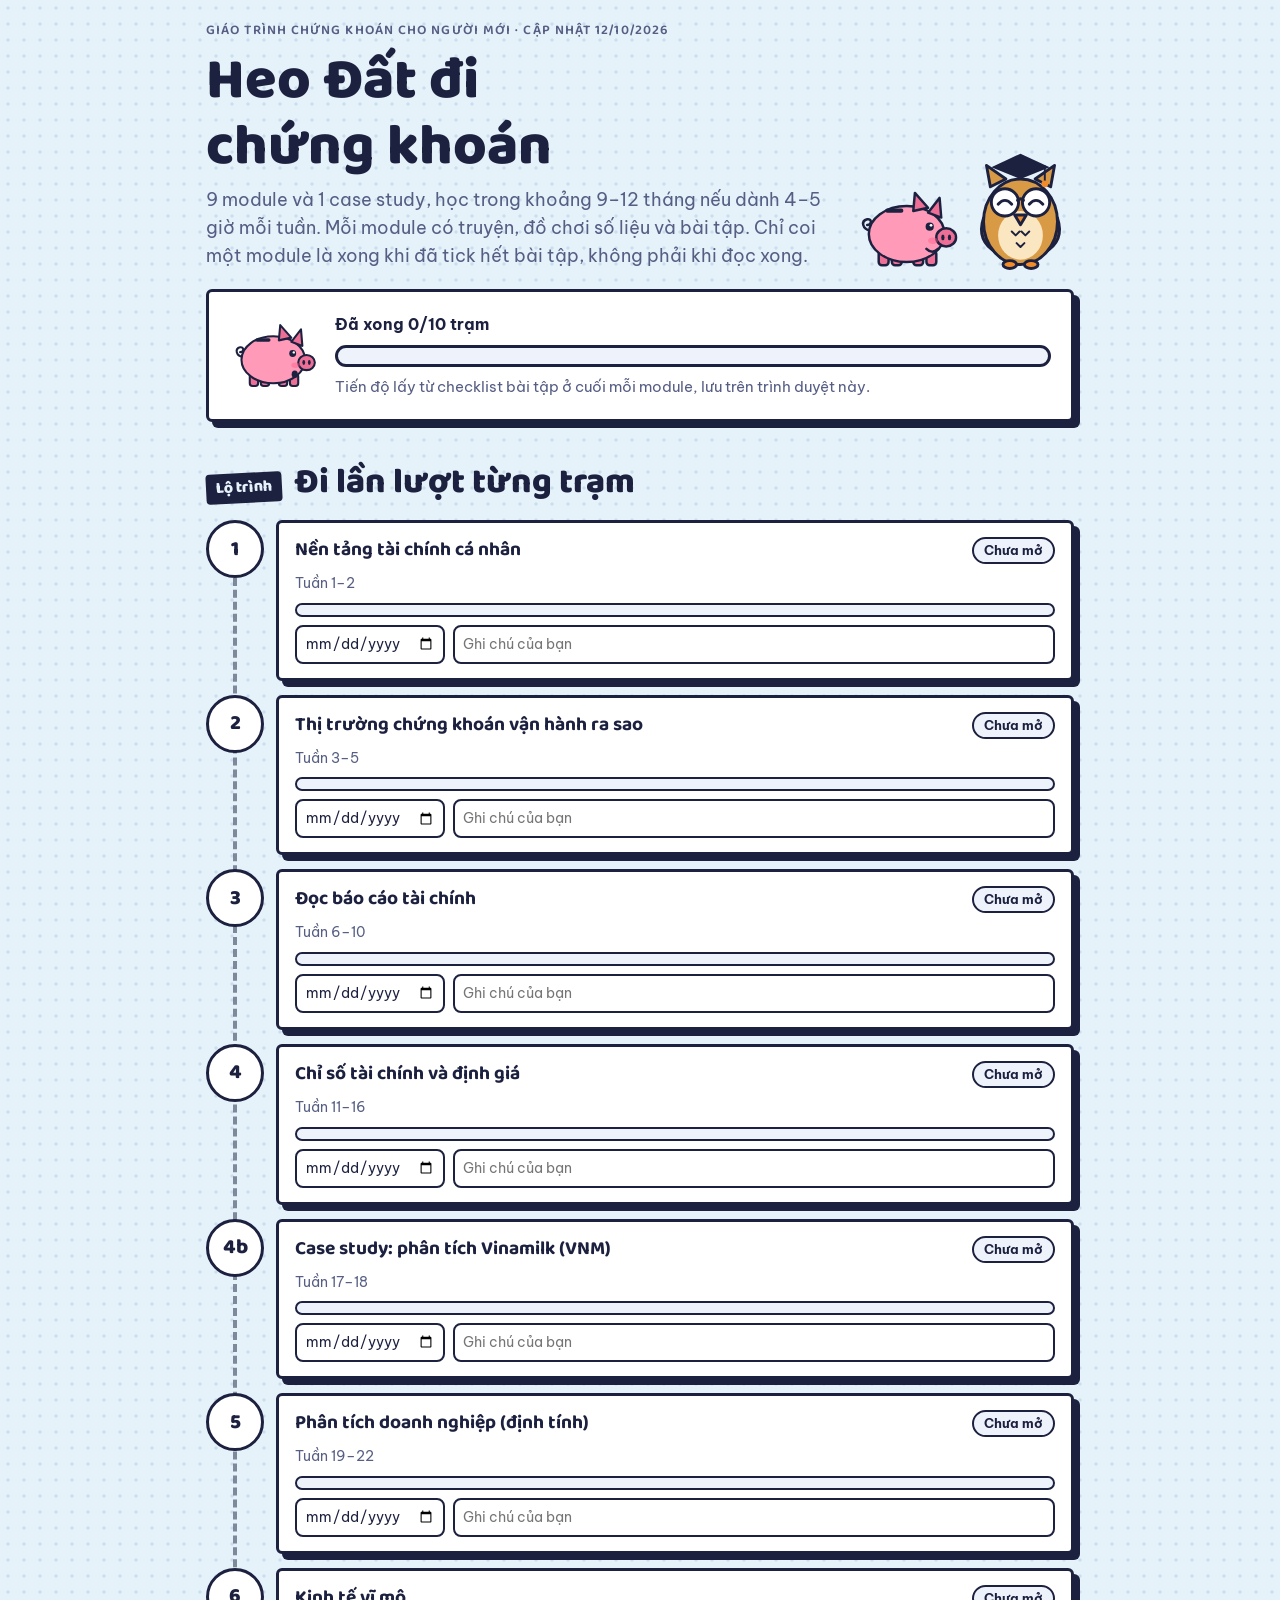
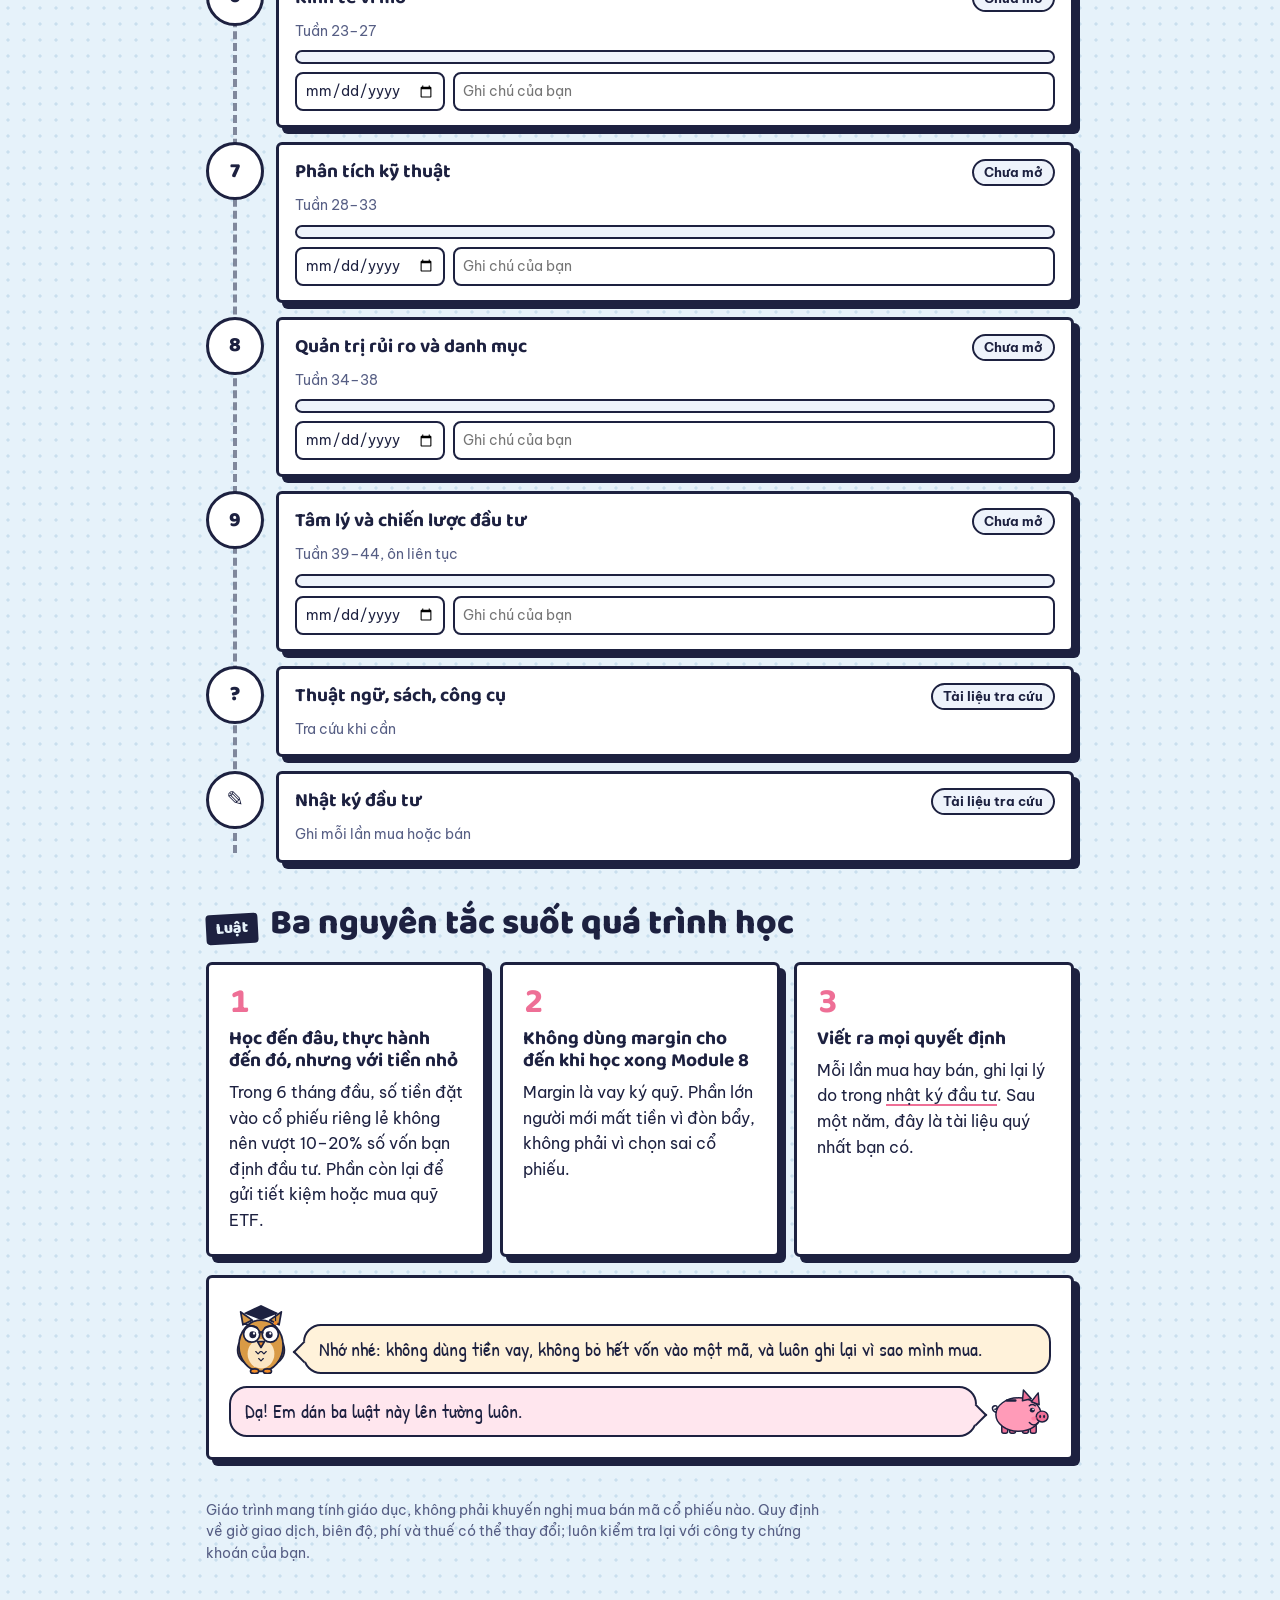
<file: index.html>
<!doctype html>
<html lang="vi">
<head>
<meta charset="utf-8">
<meta name="viewport" content="width=device-width, initial-scale=1, viewport-fit=cover">
<title>Heo Đất đi chứng khoán</title>
<link rel="preconnect" href="https://fonts.googleapis.com">
<link rel="preconnect" href="https://fonts.gstatic.com" crossorigin>
<link rel="stylesheet" href="https://fonts.googleapis.com/css2?family=Baloo+2:wght@600;800&family=Be+Vietnam+Pro:wght@400;600;700&family=Patrick+Hand&display=swap">
<link rel="stylesheet" href="assets/truyen.css">
<style>
/* Mục lục: con đường các trạm dừng; mỗi trạm là một module, có tiến độ lấy từ checklist */
.hero-row { display: grid; grid-template-columns: minmax(0, 1fr) 220px; gap: 20px; align-items: end; }
.hero-cast { display: grid; grid-template-columns: 1fr 1fr; gap: 6px; align-items: end; }
@media (max-width: 620px) { .hero-row { grid-template-columns: 1fr; } .hero-cast { max-width: 220px; } }

.overall { display: grid; grid-template-columns: 90px minmax(0, 1fr); gap: 16px; align-items: center; }

.road { list-style: none; margin: 0; padding: 0; display: grid; gap: 14px; position: relative; }
.road::before { content: ""; position: absolute; left: 27px; top: 10px; bottom: 10px; border-left: 4px dashed var(--border); opacity: .5; }
.stop { display: grid; grid-template-columns: 58px minmax(0, 1fr); gap: 12px; align-items: start; position: relative; }
.badge {
  width: 58px; height: 58px; border-radius: 50%; border: 3px solid var(--border); background: var(--panel);
  display: grid; place-items: center; font-family: var(--f-display); font-weight: 800; font-size: 1.3rem; z-index: 1;
}
.stop.done .badge { background: var(--money); color: #fff; }
.stop.doing .badge { background: var(--gold); color: #1D2140; }
.card { display: grid; gap: 8px; padding: 14px 16px; }
.card-top { display: flex; justify-content: space-between; gap: 10px; flex-wrap: wrap; align-items: baseline; }
.card h3 a { text-decoration: none; }
.card h3 a:hover { text-decoration: underline; }
.card .bar { height: 14px; border-width: 2.5px; }
.meta { display: flex; gap: 8px 14px; flex-wrap: wrap; font-size: .88rem; color: var(--muted); }
.state { font-weight: 700; font-size: .82rem; padding: 1px 10px; border-radius: 999px; border: 2px solid var(--border); background: var(--chip); }
.state.done { background: var(--money-soft); color: var(--money); border-color: var(--money); }
.state.doing { background: var(--bubble-owl); }
.extra { display: grid; grid-template-columns: 150px minmax(0, 1fr); gap: 8px; }
.extra input { padding: 5px 8px; font-size: .9rem; border-width: 2px; }
@media (max-width: 480px) { .extra { grid-template-columns: 1fr; } }

.resume { display: grid; grid-template-columns: 80px minmax(0, 1fr) auto; gap: 14px; align-items: center; text-decoration: none; background: var(--bubble-owl); }
a.resume:hover { transform: translateY(-2px); }
.resume .go { font-family: var(--f-display); font-weight: 800; border: 2.5px solid var(--border); border-radius: 999px; padding: 4px 14px; background: var(--panel); white-space: nowrap; }
@media (max-width: 480px) { .resume { grid-template-columns: 64px minmax(0, 1fr); } .resume .go { grid-column: 1 / -1; justify-self: start; } }

.rules { display: grid; grid-template-columns: repeat(3, minmax(0, 1fr)); gap: 14px; }
.rules .panel { display: grid; gap: 8px; align-content: start; }
.rules .num { font-family: var(--f-display); font-size: 2.2rem; line-height: 1; color: var(--pig-deep); }
@media (max-width: 760px) { .rules { grid-template-columns: 1fr; } }
</style>
</head>
<body>
<main class="book">

  <header class="hero">
    <div class="hero-row">
      <div class="hero-title">
        <span class="eyebrow">Giáo trình chứng khoán cho người mới · Cập nhật 12/10/2026</span>
        <h1>Heo Đất đi chứng khoán</h1>
        <p class="sub">9 module và 1 case study, học trong khoảng 9–12 tháng nếu dành 4–5 giờ mỗi tuần. Mỗi module có truyện, đồ chơi số liệu và bài tập. Chỉ coi một module là xong khi đã tick hết bài tập, không phải khi đọc xong.</p>
      </div>
      <div class="hero-cast" aria-hidden="true">
        <span class="char bob" data-char="pig:happy"></span>
        <span class="char" data-char="owl:smile"></span>
      </div>
    </div>
    <a class="panel resume" id="resume" hidden>
      <span class="char bob" data-char="pig:wow"></span>
      <div class="stack" style="gap:2px">
        <span class="eyebrow" id="resumeLabel">Đọc tiếp</span>
        <strong id="resumeTitle"></strong>
        <span class="note" id="resumeMeta"></span>
      </div>
      <span class="go">Đọc tiếp →</span>
    </a>
    <div class="panel overall">
      <span class="char" id="overallPig"></span>
      <div class="stack" style="gap:8px">
        <strong id="overallText"></strong>
        <div class="bar" aria-hidden="true"><div id="overallBar"></div></div>
        <span class="note">Tiến độ lấy từ checklist bài tập ở cuối mỗi module, lưu trên trình duyệt này.</span>
      </div>
    </div>
  </header>

  <section class="chapter" id="lo-trinh">
    <div class="chapter-head"><span class="tag">Lộ trình</span><h2>Đi lần lượt từng trạm</h2></div>
    <ol class="road" id="road"></ol>
  </section>

  <section class="chapter" id="nguyen-tac">
    <div class="chapter-head"><span class="tag">Luật</span><h2>Ba nguyên tắc suốt quá trình học</h2></div>
    <div class="rules">
      <div class="panel"><span class="num">1</span><h3>Học đến đâu, thực hành đến đó, nhưng với tiền nhỏ</h3><p>Trong 6 tháng đầu, số tiền đặt vào cổ phiếu riêng lẻ không nên vượt 10–20% số vốn bạn định đầu tư. Phần còn lại để gửi tiết kiệm hoặc mua quỹ ETF.</p></div>
      <div class="panel"><span class="num">2</span><h3>Không dùng margin cho đến khi học xong Module 8</h3><p>Margin là vay ký quỹ. Phần lớn người mới mất tiền vì đòn bẩy, không phải vì chọn sai cổ phiếu.</p></div>
      <div class="panel"><span class="num">3</span><h3>Viết ra mọi quyết định</h3><p>Mỗi lần mua hay bán, ghi lại lý do trong <a href="nhat-ky-dau-tu.html">nhật ký đầu tư</a>. Sau một năm, đây là tài liệu quý nhất bạn có.</p></div>
    </div>
    <div class="panel talk">
      <div class="say owl"><span class="char" data-char="owl:stern"></span><p class="bubble">Nhớ nhé: không dùng tiền vay, không bỏ hết vốn vào một mã, và luôn ghi lại vì sao mình mua.</p></div>
      <div class="say pig right"><p class="bubble">Dạ! Em dán ba luật này lên tường luôn.</p><span class="char" data-char="pig:proud"></span></div>
    </div>
  </section>

  <p class="disclaimer">Giáo trình mang tính giáo dục, không phải khuyến nghị mua bán mã cổ phiếu nào. Quy định về giờ giao dịch, biên độ, phí và thuế có thể thay đổi; luôn kiểm tra lại với công ty chứng khoán của bạn.</p>
</main>

<script src="assets/truyen.js"></script>
<script>
(function () {
  var T = Truyen, $ = T.$;
  // Thêm module mới: thêm một dòng vào đây (đúng thứ tự học).
  var MODULES = [
    { id: '01', badge: '1', name: 'Nền tảng tài chính cá nhân', file: '01-tai-chinh-ca-nhan.html', time: 'Tuần 1–2' },
    { id: '02', badge: '2', name: 'Thị trường chứng khoán vận hành ra sao', file: '02-thi-truong-chung-khoan.html', time: 'Tuần 3–5' },
    { id: '03', badge: '3', name: 'Đọc báo cáo tài chính', file: '03-doc-bao-cao-tai-chinh.html', time: 'Tuần 6–10' },
    { id: '04', badge: '4', name: 'Chỉ số tài chính và định giá', file: '04-chi-so-va-dinh-gia.html', time: 'Tuần 11–16' },
    { id: '05', badge: '4b', name: 'Case study: phân tích Vinamilk (VNM)', file: '05-case-study-vinamilk.html', time: 'Tuần 17–18' },
    { id: '06', badge: '5', name: 'Phân tích doanh nghiệp (định tính)', file: '06-phan-tich-doanh-nghiep.html', time: 'Tuần 19–22' },
    { id: '07', badge: '6', name: 'Kinh tế vĩ mô', file: '07-kinh-te-vi-mo.html', time: 'Tuần 23–27' },
    { id: '08', badge: '7', name: 'Phân tích kỹ thuật', file: '08-phan-tich-ky-thuat.html', time: 'Tuần 28–33' },
    { id: '09', badge: '8', name: 'Quản trị rủi ro và danh mục', file: '09-quan-tri-rui-ro.html', time: 'Tuần 34–38' },
    { id: '10', badge: '9', name: 'Tâm lý và chiến lược đầu tư', file: '10-tam-ly-va-chien-luoc.html', time: 'Tuần 39–44, ôn liên tục' },
    { id: '11', badge: '?', name: 'Thuật ngữ, sách, công cụ', file: '11-thuat-ngu-va-tai-nguyen.html', time: 'Tra cứu khi cần', ref: true },
    { id: 'nk', badge: '✎', name: 'Nhật ký đầu tư', file: 'nhat-ky-dau-tu.html', time: 'Ghi mỗi lần mua hoặc bán', ref: true }
  ];

  var notes = T.store('heo-dat:index-notes') || {};
  var counted = 0, finished = 0, html = '';
  MODULES.forEach(function (m) {
    var p = T.store('heo-dat:tasks:' + m.id);
    var done = p && p.total ? p.done : 0, total = p && p.total ? p.total : 0;
    var st = total && done === total ? 'done' : done > 0 ? 'doing' : '';
    var label = m.ref ? 'Tài liệu tra cứu' : st === 'done' ? 'Đã xong' : st === 'doing' ? 'Đang học · ' + done + '/' + total : total ? 'Chưa bắt đầu · 0/' + total : 'Chưa mở';
    if (!m.ref) { counted++; if (st === 'done') finished++; }
    var n = notes[m.id] || {};
    html += '<li class="stop ' + (m.ref ? '' : st) + '"><span class="badge">' + m.badge + '</span>' +
      '<div class="panel card"><div class="card-top"><h3><a href="' + m.file + '">' + m.name + '</a></h3>' +
      '<span class="state ' + (m.ref ? '' : st) + '">' + label + '</span></div>' +
      '<div class="meta"><span>' + m.time + '</span></div>' +
      (m.ref ? '' : '<div class="bar" aria-hidden="true"><div style="width:' + (total ? done / total * 100 : 0) + '%"></div></div>' +
        '<div class="extra"><input type="date" id="d-' + m.id + '" aria-label="Ngày xong ' + m.name + '" value="' + (n.date || '') + '">' +
        '<input type="text" id="n-' + m.id + '" aria-label="Ghi chú ' + m.name + '" placeholder="Ghi chú của bạn" value="' + (n.note || '').replace(/"/g, '&quot;') + '"></div>') +
      '</div></li>';
  });
  $('road').innerHTML = html;

  MODULES.forEach(function (m) {
    if (m.ref) return;
    ['d', 'n'].forEach(function (k) {
      $(k + '-' + m.id).addEventListener('change', function () {
        notes[m.id] = { date: $('d-' + m.id).value, note: $('n-' + m.id).value };
        T.store('heo-dat:index-notes', notes);
      });
    });
  });

  // Thẻ "Đọc tiếp": trang module cuối cùng đã mở; trang đó tự cuộn về đúng mục đang đọc.
  var last = T.store('heo-dat:last');
  var lastMod = last && MODULES.filter(function (m) { return m.file === last.file; })[0];
  if (lastMod) {
    var mins = Math.round((Date.now() - last.at) / 60000);
    var ago = mins < 1 ? 'vừa xong' : mins < 60 ? mins + ' phút trước' : mins < 1440 ? Math.round(mins / 60) + ' giờ trước' : Math.round(mins / 1440) + ' ngày trước';
    $('resume').href = lastMod.file;
    $('resumeLabel').textContent = 'Đọc tiếp · ' + (last.label || lastMod.name);
    $('resumeTitle').textContent = last.title || lastMod.name;
    $('resumeMeta').textContent = (last.secTitle ? 'Đang ở mục: ' + last.secTitle + ' · ' : '') + 'Lần đọc gần nhất ' + ago;
    $('resume').hidden = false;
  }

  $('overallBar').style.width = (finished / counted * 100) + '%';
  $('overallPig').innerHTML = T.pig(finished === counted ? 'proud' : finished === 0 ? 'wow' : 'happy');
  $('overallText').textContent = finished === counted
    ? 'Hoàn thành cả giáo trình! Giờ là lúc ôn và ghi nhật ký đều đặn.'
    : 'Đã xong ' + finished + '/' + counted + ' trạm';
})();
</script>
</body>
</html>
</file>
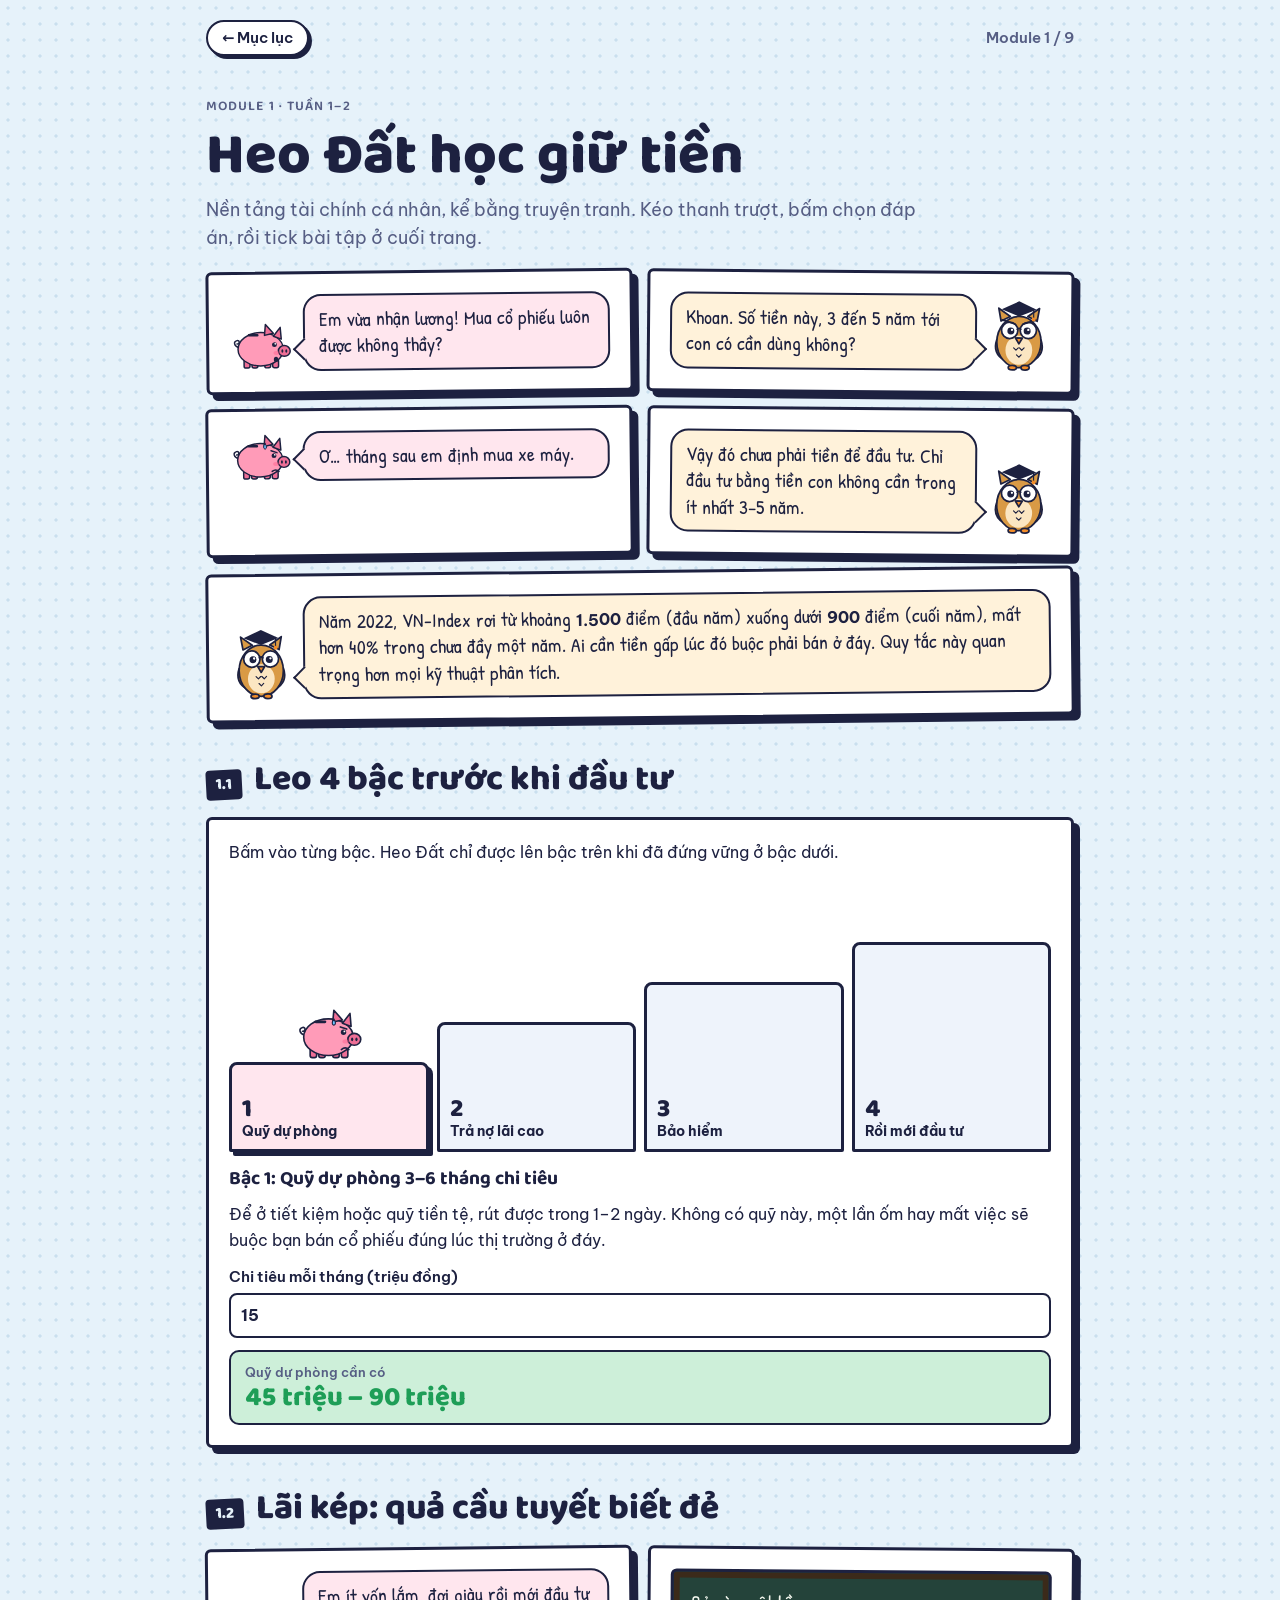
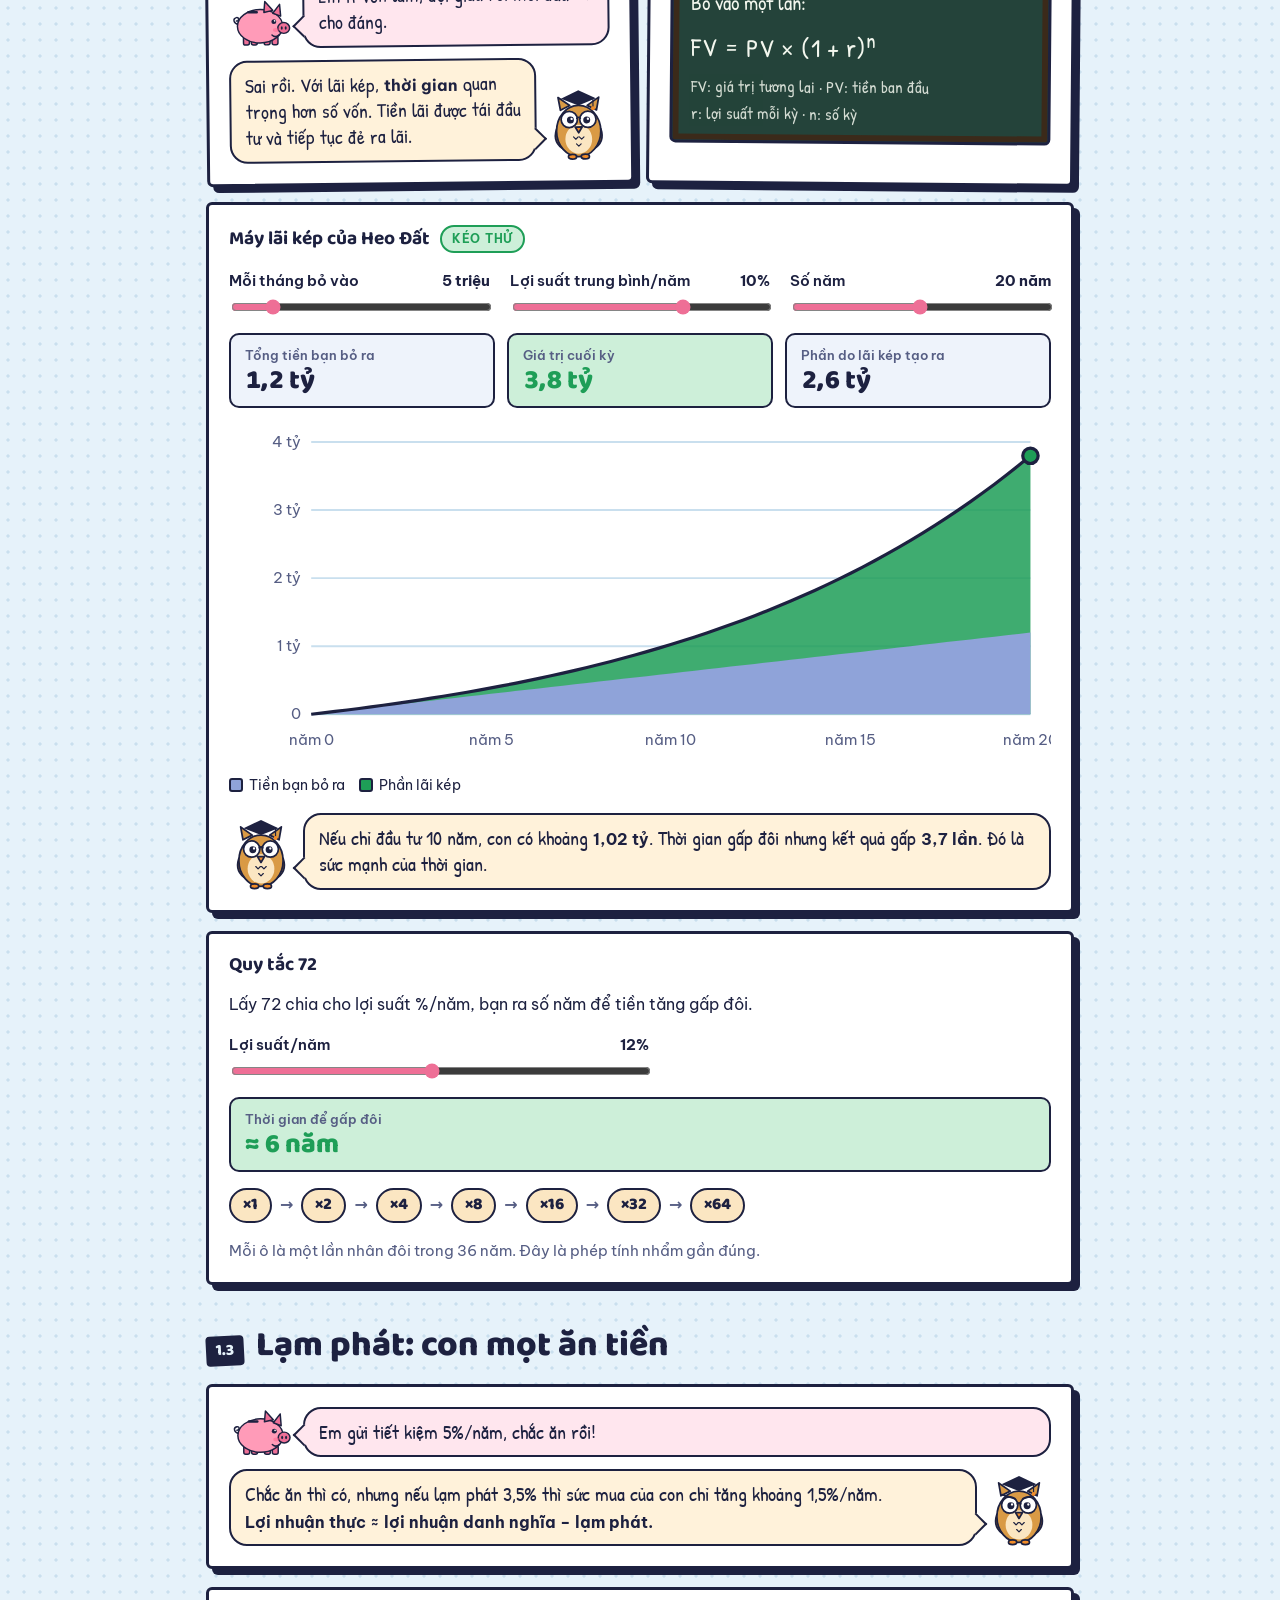
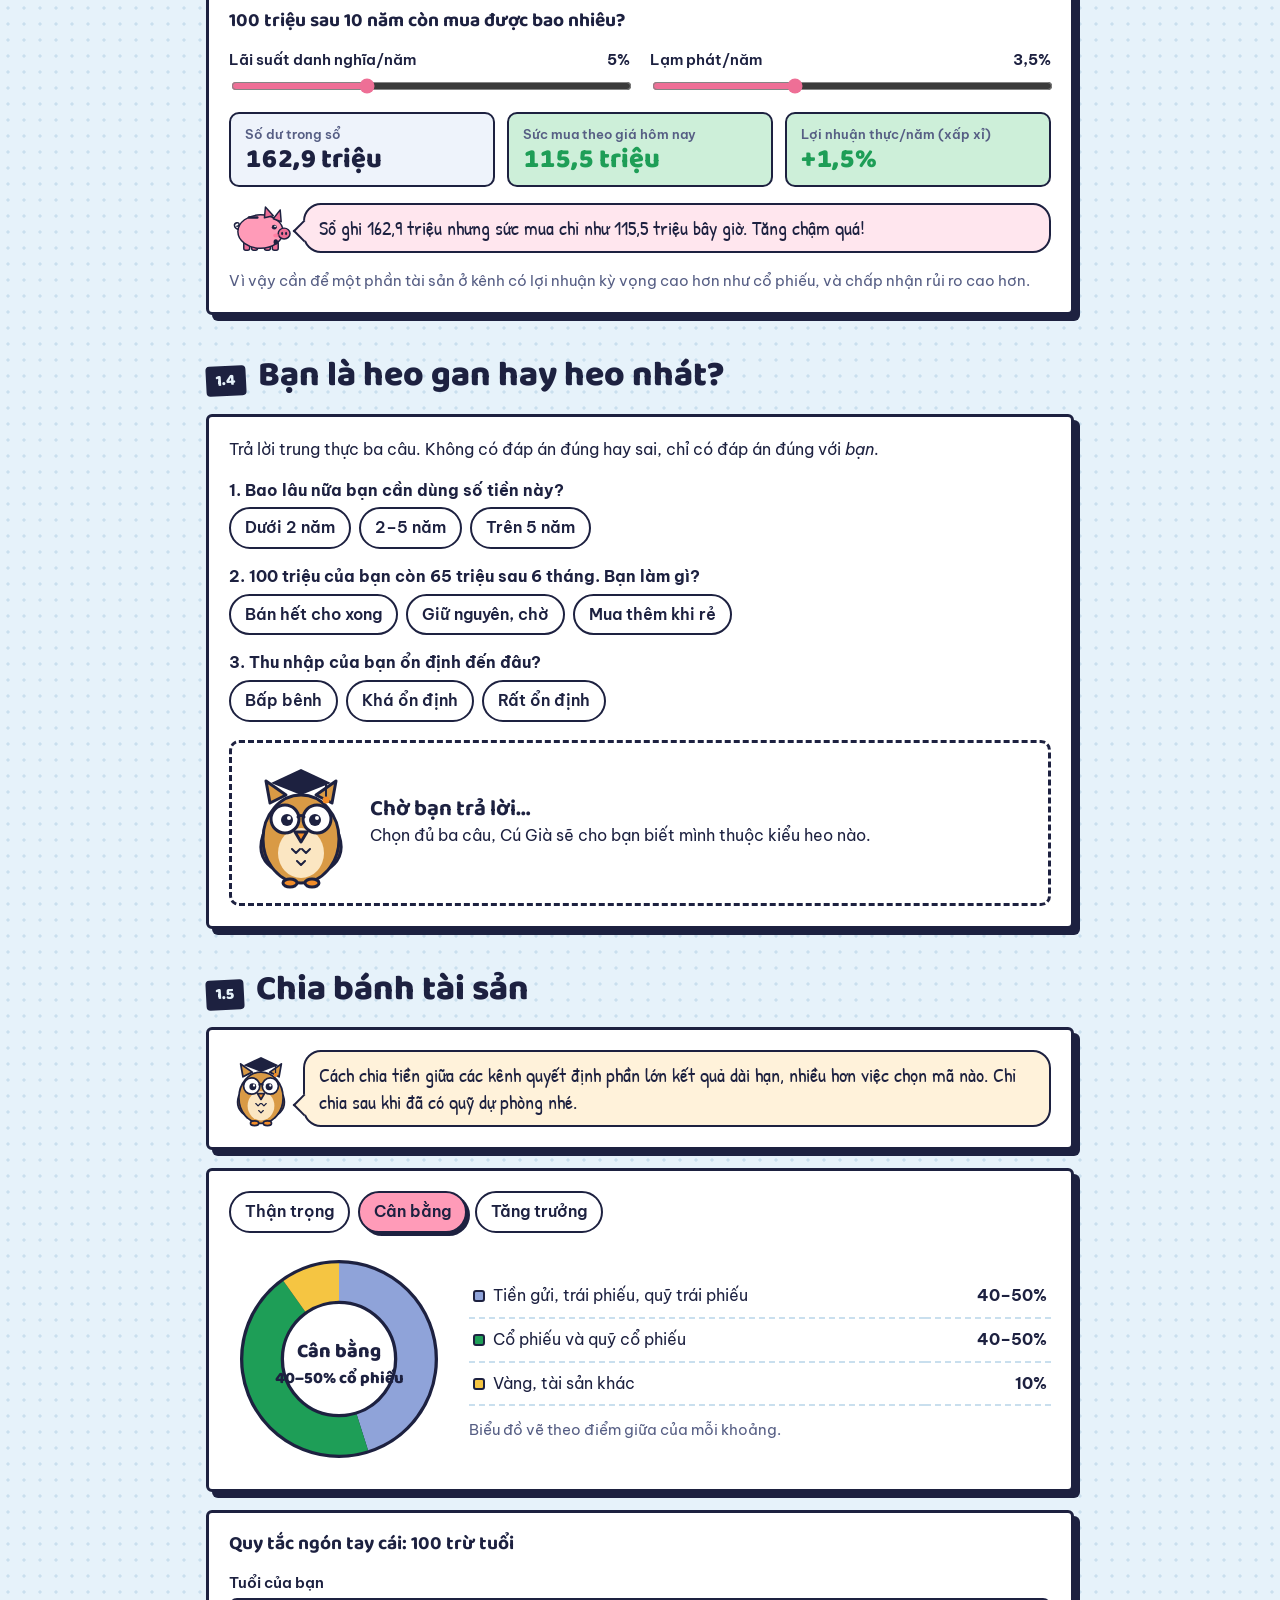
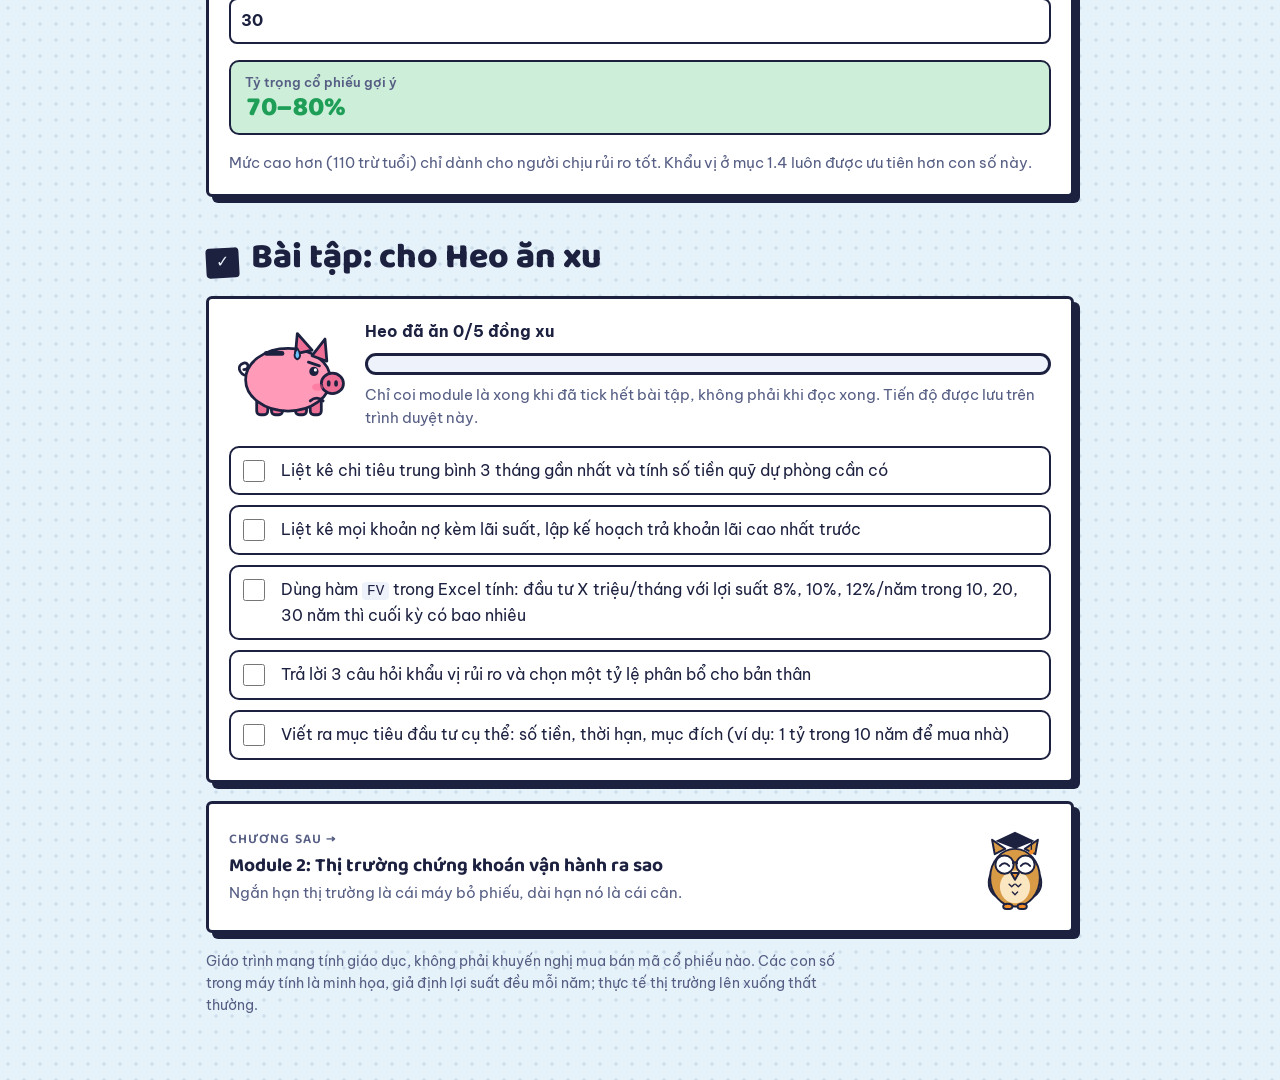
<file: 01-tai-chinh-ca-nhan.html>
<!doctype html>
<html lang="vi">
<head>
<meta charset="utf-8">
<meta name="viewport" content="width=device-width, initial-scale=1, viewport-fit=cover">
<title>Heo Đất học giữ tiền</title>
<link rel="preconnect" href="https://fonts.googleapis.com">
<link rel="preconnect" href="https://fonts.gstatic.com" crossorigin>
<link rel="stylesheet" href="https://fonts.googleapis.com/css2?family=Baloo+2:wght@600;800&family=Be+Vietnam+Pro:wght@400;600;700&family=Patrick+Hand&display=swap">
<link rel="stylesheet" href="assets/truyen.css">
<style>
/* Riêng Module 1: cầu thang 4 bậc, bánh phân bổ */
.stairs { display: grid; grid-template-columns: repeat(4, minmax(0, 1fr)); gap: 8px; align-items: end; }
.step {
  font: inherit; color: var(--ink); cursor: pointer; text-align: left;
  border: 3px solid var(--border); border-radius: 8px 8px 2px 2px; background: var(--chip);
  padding: 8px 10px; display: flex; flex-direction: column; justify-content: flex-end; gap: 2px; position: relative;
  transition: transform .15s ease, background .15s ease;
}
.step:hover { transform: translateY(-3px); }
.step[aria-pressed="true"] { background: var(--bubble-pig); box-shadow: 4px 4px 0 var(--hard); }
.step .n { font-family: var(--f-display); font-weight: 800; font-size: 1.6rem; line-height: 1; }
.step .t { font-weight: 700; font-size: .88rem; line-height: 1.25; }
.step:nth-child(1) { min-height: 90px; } .step:nth-child(2) { min-height: 130px; }
.step:nth-child(3) { min-height: 170px; } .step:nth-child(4) { min-height: 210px; }
.step .rider { position: absolute; top: -58px; left: 50%; width: 70px; transform: translateX(-50%); pointer-events: none; }
.stairs-wrap { padding-top: 60px; }
@media (max-width: 520px) { .step .t { font-size: .76rem; } .step .rider { width: 54px; top: -46px; } .stairs-wrap { padding-top: 48px; } }

.alloc { display: grid; grid-template-columns: 220px minmax(0, 1fr); gap: 20px; align-items: center; }
@media (max-width: 600px) { .alloc { grid-template-columns: 1fr; justify-items: center; } .alloc > * { width: 100%; } .donut { max-width: 220px; } }
.donut svg { width: 100%; height: auto; display: block; }
.donut text { fill: var(--ink); font-family: var(--f-display); font-weight: 800; }
.alloc-table { width: 100%; border-collapse: collapse; font-variant-numeric: tabular-nums; }
.alloc-table td { padding: 8px 4px; border-bottom: 2px dashed var(--dot); }
.alloc-table td:last-child { text-align: right; font-weight: 700; }
.sw { width: 12px; height: 12px; border-radius: 3px; display: inline-block; margin-right: 8px; border: 2px solid var(--border); vertical-align: -1px; }
</style>
</head>
<body>
<main class="book">

  <nav class="topnav"><a href="index.html">← Mục lục</a><span class="note">Module 1 / 9</span></nav>

  <!-- MỞ ĐẦU -->
  <header class="hero">
    <div class="hero-title">
      <span class="eyebrow">Module 1 · Tuần 1–2</span>
      <h1>Heo Đất học giữ tiền</h1>
      <p class="sub">Nền tảng tài chính cá nhân, kể bằng truyện tranh. Kéo thanh trượt, bấm chọn đáp án, rồi tick bài tập ở cuối trang.</p>
    </div>
    <div class="strip">
      <div class="panel">
        <div class="say pig"><span class="char" data-char="pig:wow"></span><p class="bubble">Em vừa nhận lương! Mua cổ phiếu luôn được không thầy?</p></div>
      </div>
      <div class="panel">
        <div class="say owl right"><p class="bubble">Khoan. Số tiền này, 3 đến 5 năm tới con có cần dùng không?</p><span class="char" data-char="owl:stern"></span></div>
      </div>
      <div class="panel">
        <div class="say pig"><span class="char" data-char="pig:worried"></span><p class="bubble">Ơ… tháng sau em định mua xe máy.</p></div>
      </div>
      <div class="panel">
        <div class="say owl right"><p class="bubble">Vậy đó chưa phải tiền để đầu tư. Chỉ đầu tư bằng tiền con không cần trong ít nhất 3–5 năm.</p><span class="char" data-char="owl:talk"></span></div>
      </div>
      <div class="panel wide">
        <div class="say owl"><span class="char" data-char="owl:talk"></span><p class="bubble">Năm 2022, VN-Index rơi từ khoảng <b>1.500</b> điểm (đầu năm) xuống dưới <b>900</b> điểm (cuối năm), mất hơn 40% trong chưa đầy một năm. Ai cần tiền gấp lúc đó buộc phải bán ở đáy. Quy tắc này quan trọng hơn mọi kỹ thuật phân tích.</p></div>
      </div>
    </div>
  </header>

  <!-- 1.1 -->
  <section class="chapter" id="thu-tu">
    <div class="chapter-head"><span class="tag">1.1</span><h2>Leo 4 bậc trước khi đầu tư</h2></div>
    <div class="panel toy">
      <p>Bấm vào từng bậc. Heo Đất chỉ được lên bậc trên khi đã đứng vững ở bậc dưới.</p>
      <div class="stairs-wrap">
        <div class="stairs" role="group" aria-label="Bốn bậc ưu tiên">
          <button class="step" type="button" data-step="0" aria-pressed="true"><span class="n">1</span><span class="t">Quỹ dự phòng</span></button>
          <button class="step" type="button" data-step="1" aria-pressed="false"><span class="n">2</span><span class="t">Trả nợ lãi cao</span></button>
          <button class="step" type="button" data-step="2" aria-pressed="false"><span class="n">3</span><span class="t">Bảo hiểm</span></button>
          <button class="step" type="button" data-step="3" aria-pressed="false"><span class="n">4</span><span class="t">Rồi mới đầu tư</span></button>
        </div>
      </div>
      <div class="stack" id="stepDetail"></div>
    </div>
  </section>

  <!-- 1.2 -->
  <section class="chapter" id="lai-kep">
    <div class="chapter-head"><span class="tag">1.2</span><h2>Lãi kép: quả cầu tuyết biết đẻ</h2></div>
    <div class="strip">
      <div class="panel">
        <div class="talk">
          <div class="say pig"><span class="char" data-char="pig:happy"></span><p class="bubble">Em ít vốn lắm, đợi giàu rồi mới đầu tư cho đáng.</p></div>
          <div class="say owl right"><p class="bubble">Sai rồi. Với lãi kép, <b>thời gian</b> quan trọng hơn số vốn. Tiền lãi được tái đầu tư và tiếp tục đẻ ra lãi.</p><span class="char" data-char="owl:talk"></span></div>
        </div>
      </div>
      <div class="panel">
        <div class="chalk" aria-label="Công thức lãi kép">
          <span>Bỏ vào một lần:</span>
          <span class="f">FV = PV × (1 + r)<sup>n</sup></span>
          <small>FV: giá trị tương lai · PV: tiền ban đầu<br>r: lợi suất mỗi kỳ · n: số kỳ</small>
        </div>
      </div>
    </div>

    <div class="panel toy">
      <div class="toy-title"><h3>Máy lãi kép của Heo Đất</h3><span class="pill">Kéo thử</span></div>
      <div class="controls">
        <div class="ctl"><label for="fvMonthly">Mỗi tháng bỏ vào <output id="fvMonthlyOut"></output></label><input id="fvMonthly" type="range" min="1" max="30" step="1" value="5"></div>
        <div class="ctl"><label for="fvRate">Lợi suất trung bình/năm <output id="fvRateOut"></output></label><input id="fvRate" type="range" min="0" max="15" step="0.5" value="10"></div>
        <div class="ctl"><label for="fvYears">Số năm <output id="fvYearsOut"></output></label><input id="fvYears" type="range" min="1" max="40" step="1" value="20"></div>
      </div>
      <div class="result">
        <div class="stat"><div class="k">Tổng tiền bạn bỏ ra</div><div class="v" id="fvPaid"></div></div>
        <div class="stat money"><div class="k">Giá trị cuối kỳ</div><div class="v" id="fvTotal"></div></div>
        <div class="stat"><div class="k">Phần do lãi kép tạo ra</div><div class="v" id="fvInterest"></div></div>
      </div>
      <div class="chart-box"><svg id="fvChart" viewBox="0 0 640 260" role="img" aria-label="Biểu đồ tiền bỏ ra và giá trị tích lũy theo năm"></svg></div>
      <div class="legend"><span><i style="background:var(--save)"></i>Tiền bạn bỏ ra</span><span><i style="background:var(--money)"></i>Phần lãi kép</span></div>
      <div class="say owl"><span class="char" data-char="owl:talk"></span><p class="bubble" id="fvCompare"></p></div>
    </div>

    <div class="panel toy">
      <div class="toy-title"><h3>Quy tắc 72</h3></div>
      <p>Lấy 72 chia cho lợi suất %/năm, bạn ra số năm để tiền tăng gấp đôi.</p>
      <div class="ctl" style="max-width:420px"><label for="r72">Lợi suất/năm <output id="r72Out"></output></label><input id="r72" type="range" min="1" max="24" step="1" value="12"></div>
      <div class="result">
        <div class="stat money"><div class="k">Thời gian để gấp đôi</div><div class="v" id="r72Years"></div></div>
      </div>
      <div class="chips" id="r72Chips" aria-label="Các lần nhân đôi trong 36 năm"></div>
      <p class="note">Mỗi ô là một lần nhân đôi trong 36 năm. Đây là phép tính nhẩm gần đúng.</p>
    </div>
  </section>

  <!-- 1.3 -->
  <section class="chapter" id="lam-phat">
    <div class="chapter-head"><span class="tag">1.3</span><h2>Lạm phát: con mọt ăn tiền</h2></div>
    <div class="panel talk">
      <div class="say pig"><span class="char" data-char="pig:happy"></span><p class="bubble">Em gửi tiết kiệm 5%/năm, chắc ăn rồi!</p></div>
      <div class="say owl right"><p class="bubble">Chắc ăn thì có, nhưng nếu lạm phát 3,5% thì sức mua của con chỉ tăng khoảng 1,5%/năm.<br><b>Lợi nhuận thực ≈ lợi nhuận danh nghĩa − lạm phát.</b></p><span class="char" data-char="owl:stern"></span></div>
    </div>
    <div class="panel toy">
      <div class="toy-title"><h3>100 triệu sau 10 năm còn mua được bao nhiêu?</h3></div>
      <div class="controls">
        <div class="ctl"><label for="nom">Lãi suất danh nghĩa/năm <output id="nomOut"></output></label><input id="nom" type="range" min="0" max="15" step="0.5" value="5"></div>
        <div class="ctl"><label for="inf">Lạm phát/năm <output id="infOut"></output></label><input id="inf" type="range" min="0" max="10" step="0.5" value="3.5"></div>
      </div>
      <div class="result">
        <div class="stat"><div class="k">Số dư trong sổ</div><div class="v" id="infNominal"></div></div>
        <div class="stat" id="infRealBox"><div class="k">Sức mua theo giá hôm nay</div><div class="v" id="infReal"></div></div>
        <div class="stat" id="infRateBox"><div class="k">Lợi nhuận thực/năm (xấp xỉ)</div><div class="v" id="infRate"></div></div>
      </div>
      <div class="say pig"><span class="char" id="infPig"></span><p class="bubble" id="infSay"></p></div>
      <p class="note">Vì vậy cần để một phần tài sản ở kênh có lợi nhuận kỳ vọng cao hơn như cổ phiếu, và chấp nhận rủi ro cao hơn.</p>
    </div>
  </section>

  <!-- 1.4 -->
  <section class="chapter" id="khau-vi">
    <div class="chapter-head"><span class="tag">1.4</span><h2>Bạn là heo gan hay heo nhát?</h2></div>
    <div class="panel quiz">
      <p>Trả lời trung thực ba câu. Không có đáp án đúng hay sai, chỉ có đáp án đúng với <em>bạn</em>.</p>
      <div class="q" data-q="horizon">
        <h3>1. Bao lâu nữa bạn cần dùng số tiền này?</h3>
        <div class="opts">
          <button class="opt" type="button" data-v="-1">Dưới 2 năm</button>
          <button class="opt" type="button" data-v="1">2–5 năm</button>
          <button class="opt" type="button" data-v="2">Trên 5 năm</button>
        </div>
      </div>
      <div class="q" data-q="drop">
        <h3>2. 100 triệu của bạn còn 65 triệu sau 6 tháng. Bạn làm gì?</h3>
        <div class="opts">
          <button class="opt" type="button" data-v="0">Bán hết cho xong</button>
          <button class="opt" type="button" data-v="1">Giữ nguyên, chờ</button>
          <button class="opt" type="button" data-v="2">Mua thêm khi rẻ</button>
        </div>
      </div>
      <div class="q" data-q="income">
        <h3>3. Thu nhập của bạn ổn định đến đâu?</h3>
        <div class="opts">
          <button class="opt" type="button" data-v="0">Bấp bênh</button>
          <button class="opt" type="button" data-v="1">Khá ổn định</button>
          <button class="opt" type="button" data-v="2">Rất ổn định</button>
        </div>
      </div>
      <div class="verdict" id="verdict"></div>
    </div>
  </section>

  <!-- 1.5 -->
  <section class="chapter" id="phan-bo">
    <div class="chapter-head"><span class="tag">1.5</span><h2>Chia bánh tài sản</h2></div>
    <div class="panel talk">
      <div class="say owl"><span class="char" data-char="owl:talk"></span><p class="bubble">Cách chia tiền giữa các kênh quyết định phần lớn kết quả dài hạn, nhiều hơn việc chọn mã nào. Chỉ chia sau khi đã có quỹ dự phòng nhé.</p></div>
    </div>
    <div class="panel toy">
      <div class="tabs" role="group" aria-label="Chọn khẩu vị" id="allocTabs">
        <button class="opt" type="button" data-p="0">Thận trọng</button>
        <button class="opt" type="button" data-p="1" aria-pressed="true">Cân bằng</button>
        <button class="opt" type="button" data-p="2">Tăng trưởng</button>
      </div>
      <div class="alloc">
        <div class="donut"><svg id="donut" viewBox="0 0 200 200" role="img" aria-label="Biểu đồ phân bổ tài sản"></svg></div>
        <div class="stack">
          <table class="alloc-table" id="allocTable"></table>
          <p class="note">Biểu đồ vẽ theo điểm giữa của mỗi khoảng.</p>
        </div>
      </div>
    </div>
    <div class="panel toy">
      <div class="toy-title"><h3>Quy tắc ngón tay cái: 100 trừ tuổi</h3></div>
      <div class="controls">
        <div class="ctl"><label for="age">Tuổi của bạn</label><input id="age" type="number" min="18" max="90" value="30" inputmode="numeric"></div>
      </div>
      <div class="result">
        <div class="stat money"><div class="k">Tỷ trọng cổ phiếu gợi ý</div><div class="v" id="ageOut"></div></div>
      </div>
      <p class="note">Mức cao hơn (110 trừ tuổi) chỉ dành cho người chịu rủi ro tốt. Khẩu vị ở mục 1.4 luôn được ưu tiên hơn con số này.</p>
    </div>
  </section>

  <!-- BÀI TẬP -->
  <section class="chapter" id="bai-tap">
    <div class="chapter-head"><span class="tag">✓</span><h2>Bài tập: cho Heo ăn xu</h2></div>
    <div class="panel toy">
      <div class="feed">
        <span class="char" id="feedPig"></span>
        <div class="stack" style="gap:8px">
          <strong id="feedText"></strong>
          <div class="bar" aria-hidden="true"><div id="feedBar"></div></div>
          <span class="note">Chỉ coi module là xong khi đã tick hết bài tập, không phải khi đọc xong. Tiến độ được lưu trên trình duyệt này.</span>
        </div>
      </div>
      <ul class="tasks" id="tasks" data-module="01">
        <li><label><input type="checkbox" id="t1"><span>Liệt kê chi tiêu trung bình 3 tháng gần nhất và tính số tiền quỹ dự phòng cần có</span></label></li>
        <li><label><input type="checkbox" id="t2"><span>Liệt kê mọi khoản nợ kèm lãi suất, lập kế hoạch trả khoản lãi cao nhất trước</span></label></li>
        <li><label><input type="checkbox" id="t3"><span>Dùng hàm <code>FV</code> trong Excel tính: đầu tư X triệu/tháng với lợi suất 8%, 10%, 12%/năm trong 10, 20, 30 năm thì cuối kỳ có bao nhiêu</span></label></li>
        <li><label><input type="checkbox" id="t4"><span>Trả lời 3 câu hỏi khẩu vị rủi ro và chọn một tỷ lệ phân bổ cho bản thân</span></label></li>
        <li><label><input type="checkbox" id="t5"><span>Viết ra mục tiêu đầu tư cụ thể: số tiền, thời hạn, mục đích (ví dụ: 1 tỷ trong 10 năm để mua nhà)</span></label></li>
      </ul>
    </div>
    <a class="panel next" href="02-thi-truong-chung-khoan.html">
      <div class="stack" style="gap:4px">
        <span class="eyebrow">Chương sau →</span>
        <h3>Module 2: Thị trường chứng khoán vận hành ra sao</h3>
        <span class="note">Ngắn hạn thị trường là cái máy bỏ phiếu, dài hạn nó là cái cân.</span>
      </div>
      <span class="char bob" data-char="owl:smile" style="width:72px"></span>
    </a>
    <p class="disclaimer">Giáo trình mang tính giáo dục, không phải khuyến nghị mua bán mã cổ phiếu nào. Các con số trong máy tính là minh họa, giả định lợi suất đều mỗi năm; thực tế thị trường lên xuống thất thường.</p>
  </section>
</main>

<script src="assets/truyen.js"></script>
<script>
(function () {
  var T = Truyen, $ = T.$, money = T.money, pct = T.pct, trim = T.trim;

  // ---------- 1.1 cầu thang ----------
  var steps = [
    { h: 'Bậc 1: Quỹ dự phòng 3–6 tháng chi tiêu', body: 'Để ở tiết kiệm hoặc quỹ tiền tệ, rút được trong 1–2 ngày. Không có quỹ này, một lần ốm hay mất việc sẽ buộc bạn bán cổ phiếu đúng lúc thị trường ở đáy.', calc: true },
    { h: 'Bậc 2: Trả hết nợ lãi cao', body: 'Thẻ tín dụng và vay tiêu dùng thường có lãi 20–40%/năm. Trả hết khoản nợ này giống như một khoản lợi nhuận chắc chắn, cao hơn mức hầu hết nhà đầu tư chuyên nghiệp kiếm được.' },
    { h: 'Bậc 3: Bảo hiểm cơ bản', body: 'Bảo hiểm y tế và tai nạn cho bản thân và người phụ thuộc. Một tai nạn không được bảo hiểm có thể xóa sạch nhiều năm tích lũy.' },
    { h: 'Bậc 4: Rồi mới đến đầu tư', body: 'Bắt đầu bằng một khoản tiền đều đặn hằng tháng thay vì bỏ vào một cục lớn. Mục 1.2 cho thấy vì sao làm đều đặn lại hiệu quả.' }
  ];
  var moods = ['worried', 'happy', 'happy', 'proud'];
  var rider = document.createElement('span');
  rider.className = 'rider char';
  var spend = 15;
  function renderStep(i) {
    document.querySelectorAll('.step').forEach(function (b, j) { b.setAttribute('aria-pressed', String(i === j)); });
    rider.innerHTML = T.pig(moods[i]);
    document.querySelector('.step[data-step="' + i + '"]').appendChild(rider);
    var s = steps[i];
    var html = '<h3>' + s.h + '</h3><p>' + s.body + '</p>';
    if (s.calc) {
      html += '<div class="controls"><div class="ctl"><label for="spend">Chi tiêu mỗi tháng (triệu đồng)</label><input id="spend" type="number" min="1" max="500" value="' + spend + '" inputmode="decimal"></div></div>' +
        '<div class="result"><div class="stat money"><div class="k">Quỹ dự phòng cần có</div><div class="v" id="ef"></div></div></div>';
    }
    $('stepDetail').innerHTML = html;
    if (s.calc) {
      var inp = $('spend');
      var upd = function () {
        var v = parseFloat(inp.value);
        if (!(v > 0)) { $('ef').textContent = 'Nhập số tiền'; return; }
        spend = v;
        $('ef').textContent = money(v * 3e6) + ' – ' + money(v * 6e6);
      };
      inp.addEventListener('input', upd); upd();
    }
  }
  document.querySelectorAll('.step').forEach(function (b) {
    b.addEventListener('click', function () { renderStep(+b.dataset.step); });
  });
  renderStep(0);

  // ---------- 1.2 lãi kép ----------
  function fvAt(m, a, years) {
    var r = a / 100 / 12, n = years * 12;
    return r === 0 ? m * n : m * (Math.pow(1 + r, n) - 1) / r;
  }
  function renderFV() {
    var m = +$('fvMonthly').value * 1e6, a = +$('fvRate').value, n = +$('fvYears').value;
    $('fvMonthlyOut').textContent = money(m);
    $('fvRateOut').textContent = pct(a);
    $('fvYearsOut').textContent = n + ' năm';
    var total = fvAt(m, a, n), paid = m * 12 * n;
    $('fvPaid').textContent = money(paid);
    $('fvTotal').textContent = money(total);
    $('fvInterest').textContent = money(Math.max(0, total - paid));

    var W = 640, H = 260, L = 64, R = 16, Tp = 14, B = 34;
    var step = T.niceStep(total), top = Math.ceil(total / step) * step;
    var x = function (y) { return L + (W - L - R) * y / n; };
    var y = function (v) { return Tp + (H - Tp - B) * (1 - v / top); };
    var g = '';
    for (var t = 0; t <= top + 1; t += step) {
      g += '<line x1="' + L + '" x2="' + (W - R) + '" y1="' + y(t) + '" y2="' + y(t) + '" stroke="var(--dot)" stroke-width="1.5"/>' +
        '<text x="' + (L - 8) + '" y="' + (y(t) + 4) + '" text-anchor="end">' + (t === 0 ? '0' : money(t)) + '</text>';
    }
    var xs = n <= 10 ? 1 : n <= 20 ? 5 : 10;
    for (var k = 0; k <= n; k += xs) g += '<text x="' + x(k) + '" y="' + (H - 10) + '" text-anchor="middle">năm ' + k + '</text>';
    var pts = 60, top1 = [], top2 = [];
    for (var i = 0; i <= pts; i++) {
      var yr = n * i / pts;
      top1.push(x(yr) + ',' + y(fvAt(m, a, yr)));
      top2.push(x(yr) + ',' + y(m * 12 * yr));
    }
    var base = x(n) + ',' + y(0) + ' ' + x(0) + ',' + y(0);
    g += '<polygon points="' + top1.join(' ') + ' ' + base + '" fill="var(--money)" opacity=".85"/>';
    g += '<polygon points="' + top2.join(' ') + ' ' + base + '" fill="var(--save)"/>';
    g += '<polyline points="' + top1.join(' ') + '" fill="none" stroke="var(--border)" stroke-width="2.5"/>';
    g += '<circle cx="' + x(n) + '" cy="' + y(total) + '" r="6" fill="var(--money)" stroke="var(--border)" stroke-width="2.5"/>';
    $('fvChart').innerHTML = g;

    if (n >= 2) {
      var half = Math.floor(n / 2), fh = fvAt(m, a, half);
      $('fvCompare').innerHTML = 'Nếu chỉ đầu tư ' + half + ' năm, con có khoảng <b>' + money(fh) + '</b>. Thời gian gấp đôi nhưng kết quả gấp <b>' + trim(total / fh, 1) + ' lần</b>. Đó là sức mạnh của thời gian.';
    } else {
      $('fvCompare').textContent = 'Kéo số năm lên xem. Càng để lâu, phần màu xanh càng phình to.';
    }
  }
  ['fvMonthly', 'fvRate', 'fvYears'].forEach(function (id) { $(id).addEventListener('input', renderFV); });
  renderFV();

  function render72() {
    var r = +$('r72').value, yrs = 72 / r;
    $('r72Out').textContent = r + '%';
    $('r72Years').textContent = '≈ ' + trim(yrs, 1) + ' năm';
    var k = Math.floor(36 / yrs), html = '<span class="chip">×1</span>', shown = Math.min(k, 8);
    for (var i = 1; i <= shown; i++) html += '<span class="arrow">→</span><span class="chip">×' + Math.pow(2, i).toLocaleString('vi-VN') + '</span>';
    if (k > shown) html += '<span class="arrow">… ×' + Math.pow(2, k).toLocaleString('vi-VN') + '</span>';
    $('r72Chips').innerHTML = html;
  }
  $('r72').addEventListener('input', render72); render72();

  // ---------- 1.3 lạm phát ----------
  function renderInf() {
    var nm = +$('nom').value, inf = +$('inf').value;
    $('nomOut').textContent = pct(nm); $('infOut').textContent = pct(inf);
    var nominal = 100e6 * Math.pow(1 + nm / 100, 10);
    var real = 100e6 * Math.pow((1 + nm / 100) / (1 + inf / 100), 10);
    var rr = nm - inf, bad = rr < 0;
    $('infNominal').textContent = money(nominal);
    $('infReal').textContent = money(real);
    $('infRate').textContent = (rr > 0 ? '+' : '') + pct(rr);
    $('infRealBox').className = 'stat ' + (bad ? 'warn' : 'money');
    $('infRateBox').className = 'stat ' + (bad ? 'warn' : rr === 0 ? '' : 'money');
    $('infPig').innerHTML = T.pig(bad ? 'sad' : rr < 2 ? 'wow' : 'happy');
    $('infSay').textContent = bad
      ? 'Ối! Số dư tăng lên mà mua được ít đồ hơn hôm nay. Tiền đang bị mọt gặm.'
      : rr < 2
        ? 'Sổ ghi ' + money(nominal) + ' nhưng sức mua chỉ như ' + money(real) + ' bây giờ. Tăng chậm quá!'
        : 'Lợi nhuận thực dương rõ ràng. Nhưng lãi cao thường đi kèm rủi ro cao, nhớ đấy.';
  }
  ['nom', 'inf'].forEach(function (id) { $(id).addEventListener('input', renderInf); });
  renderInf();

  // ---------- 1.4 trắc nghiệm ----------
  var answers = { horizon: null, drop: null, income: null };
  var profiles = [
    { name: 'Thận trọng', rows: [['Tiền gửi, trái phiếu, quỹ trái phiếu', '60–70%', 65], ['Cổ phiếu và quỹ cổ phiếu', '20–30%', 25], ['Vàng, tài sản khác', '10%', 10]] },
    { name: 'Cân bằng', rows: [['Tiền gửi, trái phiếu, quỹ trái phiếu', '40–50%', 45], ['Cổ phiếu và quỹ cổ phiếu', '40–50%', 45], ['Vàng, tài sản khác', '10%', 10]] },
    { name: 'Tăng trưởng', rows: [['Tiền gửi, trái phiếu, quỹ trái phiếu', '20–30%', 25], ['Cổ phiếu và quỹ cổ phiếu', '60–70%', 65], ['Vàng, tài sản khác', '10%', 10]] }
  ];
  function renderVerdict() {
    var v = $('verdict'), a = answers;
    if (a.horizon === null || a.drop === null || a.income === null) {
      v.innerHTML = '<span class="char">' + T.owl('talk') + '</span><div><h3>Chờ bạn trả lời…</h3><p>Chọn đủ ba câu, Cú Già sẽ cho bạn biết mình thuộc kiểu heo nào.</p></div>';
      return;
    }
    if (a.horizon < 0) {
      v.innerHTML = '<span class="char">' + T.pig('worried') + '</span><div><h3>Chưa nên mua cổ phiếu</h3><p>Cần tiền trong vòng 2 năm thì đừng để nó trong cổ phiếu. Hãy gửi tiết kiệm hoặc quỹ tiền tệ, quay lại khi có tiền nhàn rỗi dài hạn.</p></div>';
      return;
    }
    var score = a.horizon + a.drop + a.income, p = score <= 2 ? 0 : score <= 4 ? 1 : 2;
    var text = [
      'Bạn có khẩu vị rủi ro thấp, và điều đó không có gì xấu. Sai lầm là người khẩu vị thấp lại nắm nhiều cổ phiếu, rồi bán tháo đúng đáy. Hãy giữ tỷ trọng cổ phiếu nhỏ.',
      'Bạn chịu được biến động ở mức vừa phải. Chia đôi giữa an toàn và tăng trưởng là điểm khởi đầu hợp lý.',
      'Bạn có thời gian dài và giữ được bình tĩnh khi thị trường giảm. Bạn có thể nắm tỷ trọng cổ phiếu cao hơn, miễn là đã leo đủ 3 bậc đầu ở mục 1.1.'
    ][p];
    v.innerHTML = '<span class="char">' + T.pig(['worried', 'happy', 'proud'][p]) + '</span><div><span class="eyebrow">Kết quả · ' + score + '/6 điểm</span><h3>Heo ' + profiles[p].name.toLowerCase() + '</h3><p>' + text + ' Biểu đồ ở mục 1.5 đã chuyển sang kiểu này.</p></div>';
    renderAlloc(p);
  }
  document.querySelectorAll('.q').forEach(function (q) {
    q.querySelectorAll('.opt').forEach(function (b) {
      b.setAttribute('aria-pressed', 'false');
      b.addEventListener('click', function () {
        q.querySelectorAll('.opt').forEach(function (o) { o.setAttribute('aria-pressed', String(o === b)); });
        answers[q.dataset.q] = +b.dataset.v;
        renderVerdict();
      });
    });
  });
  renderVerdict();

  // ---------- 1.5 phân bổ ----------
  var colors = ['var(--save)', 'var(--money)', 'var(--gold)'];
  function renderAlloc(p) {
    document.querySelectorAll('#allocTabs .opt').forEach(function (b) { b.setAttribute('aria-pressed', String(+b.dataset.p === p)); });
    var pr = profiles[p], C = 2 * Math.PI * 70, off = 0, g = '<circle cx="100" cy="100" r="70" fill="none" stroke="var(--border)" stroke-width="40"/>';
    pr.rows.forEach(function (r, i) {
      var len = C * r[2] / 100;
      g += '<circle cx="100" cy="100" r="70" fill="none" stroke="' + colors[i] + '" stroke-width="34" stroke-dasharray="' + len + ' ' + (C - len) + '" stroke-dashoffset="' + (-off) + '" transform="rotate(-90 100 100)"/>';
      off += len;
    });
    g += '<text x="100" y="98" text-anchor="middle" font-size="18">' + pr.name + '</text><text x="100" y="122" text-anchor="middle" font-size="15" fill="var(--muted)">' + pr.rows[1][1] + ' cổ phiếu</text>';
    $('donut').innerHTML = g;
    $('allocTable').innerHTML = pr.rows.map(function (r, i) {
      return '<tr><td><span class="sw" style="background:' + colors[i] + '"></span>' + r[0] + '</td><td>' + r[1] + '</td></tr>';
    }).join('');
  }
  document.querySelectorAll('#allocTabs .opt').forEach(function (b) {
    b.addEventListener('click', function () { renderAlloc(+b.dataset.p); });
  });
  renderAlloc(1);

  function renderAge() {
    var a = parseInt($('age').value, 10);
    if (!(a >= 18 && a <= 90)) { $('ageOut').textContent = 'Nhập tuổi 18–90'; return; }
    $('ageOut').textContent = Math.max(0, 100 - a) + '–' + Math.max(0, Math.min(100, 110 - a)) + '%';
  }
  $('age').addEventListener('input', renderAge); renderAge();
})();
</script>
</body>
</html>
</file>
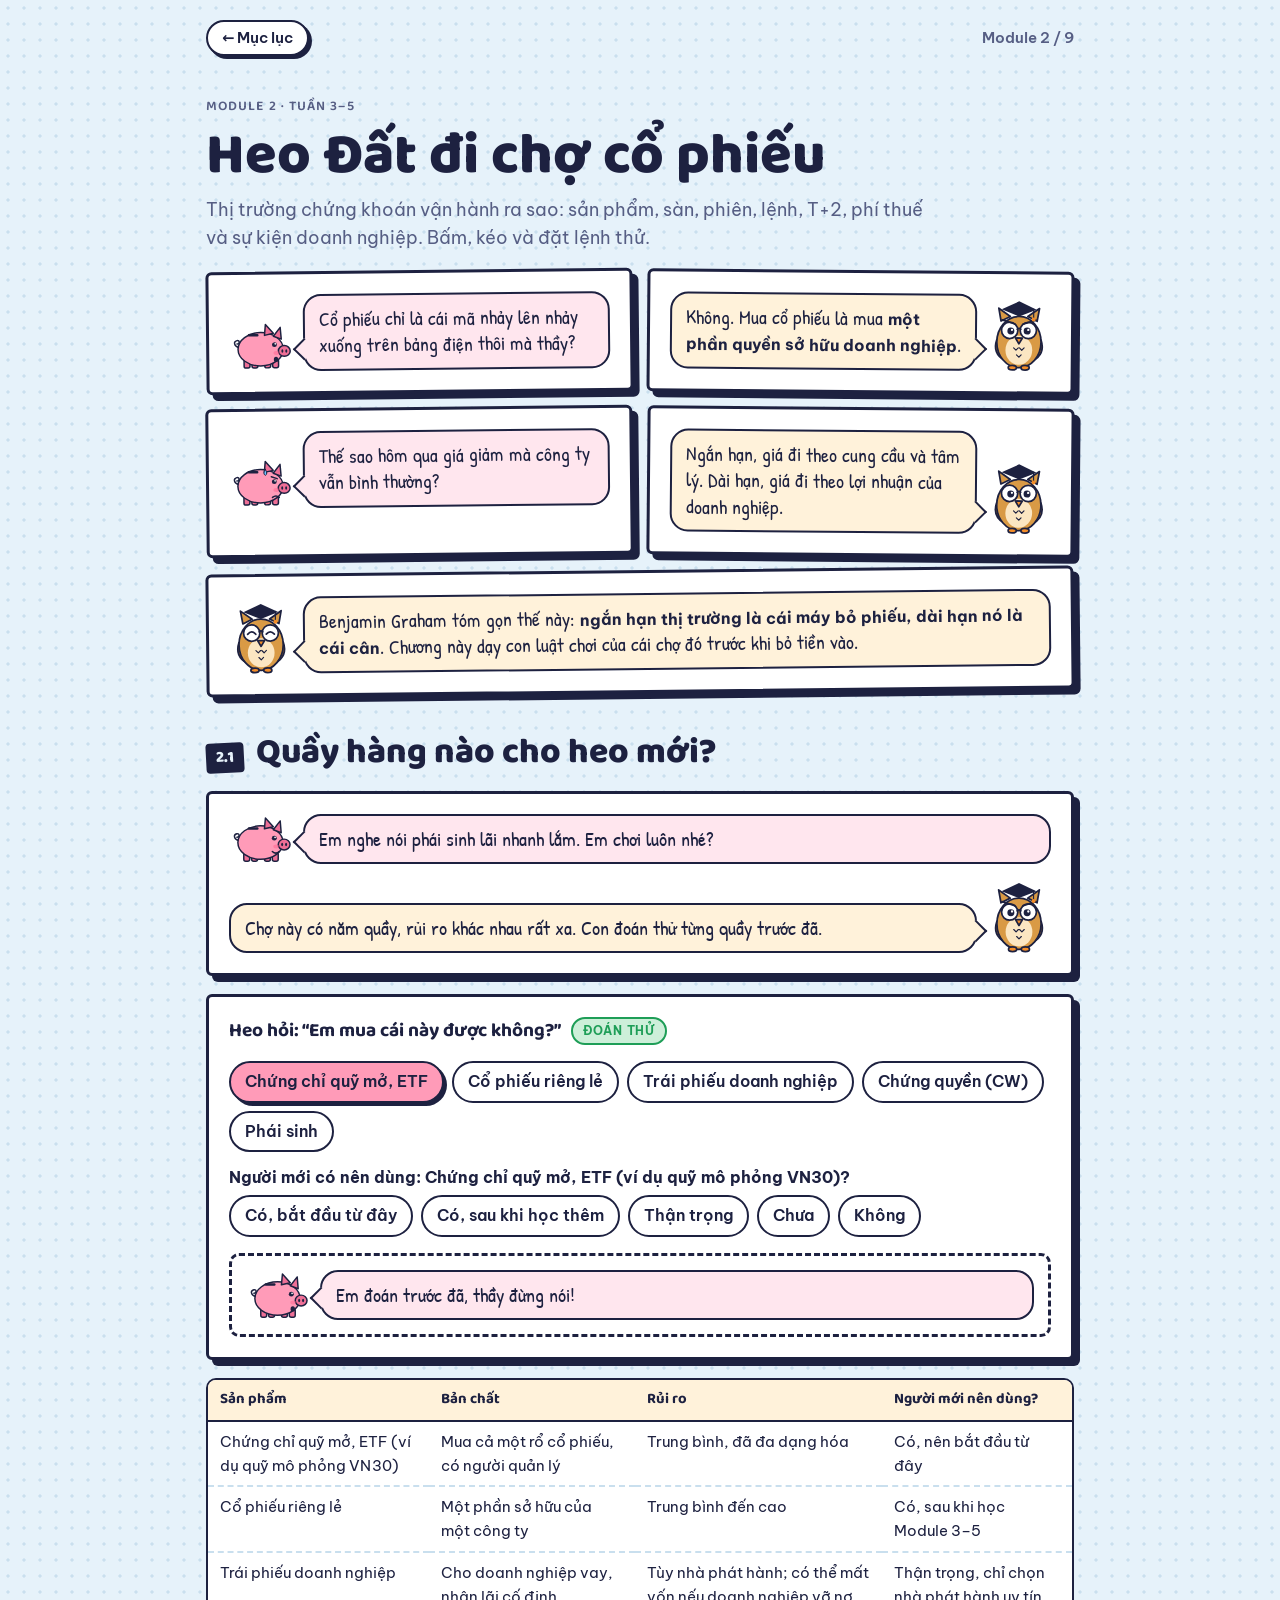
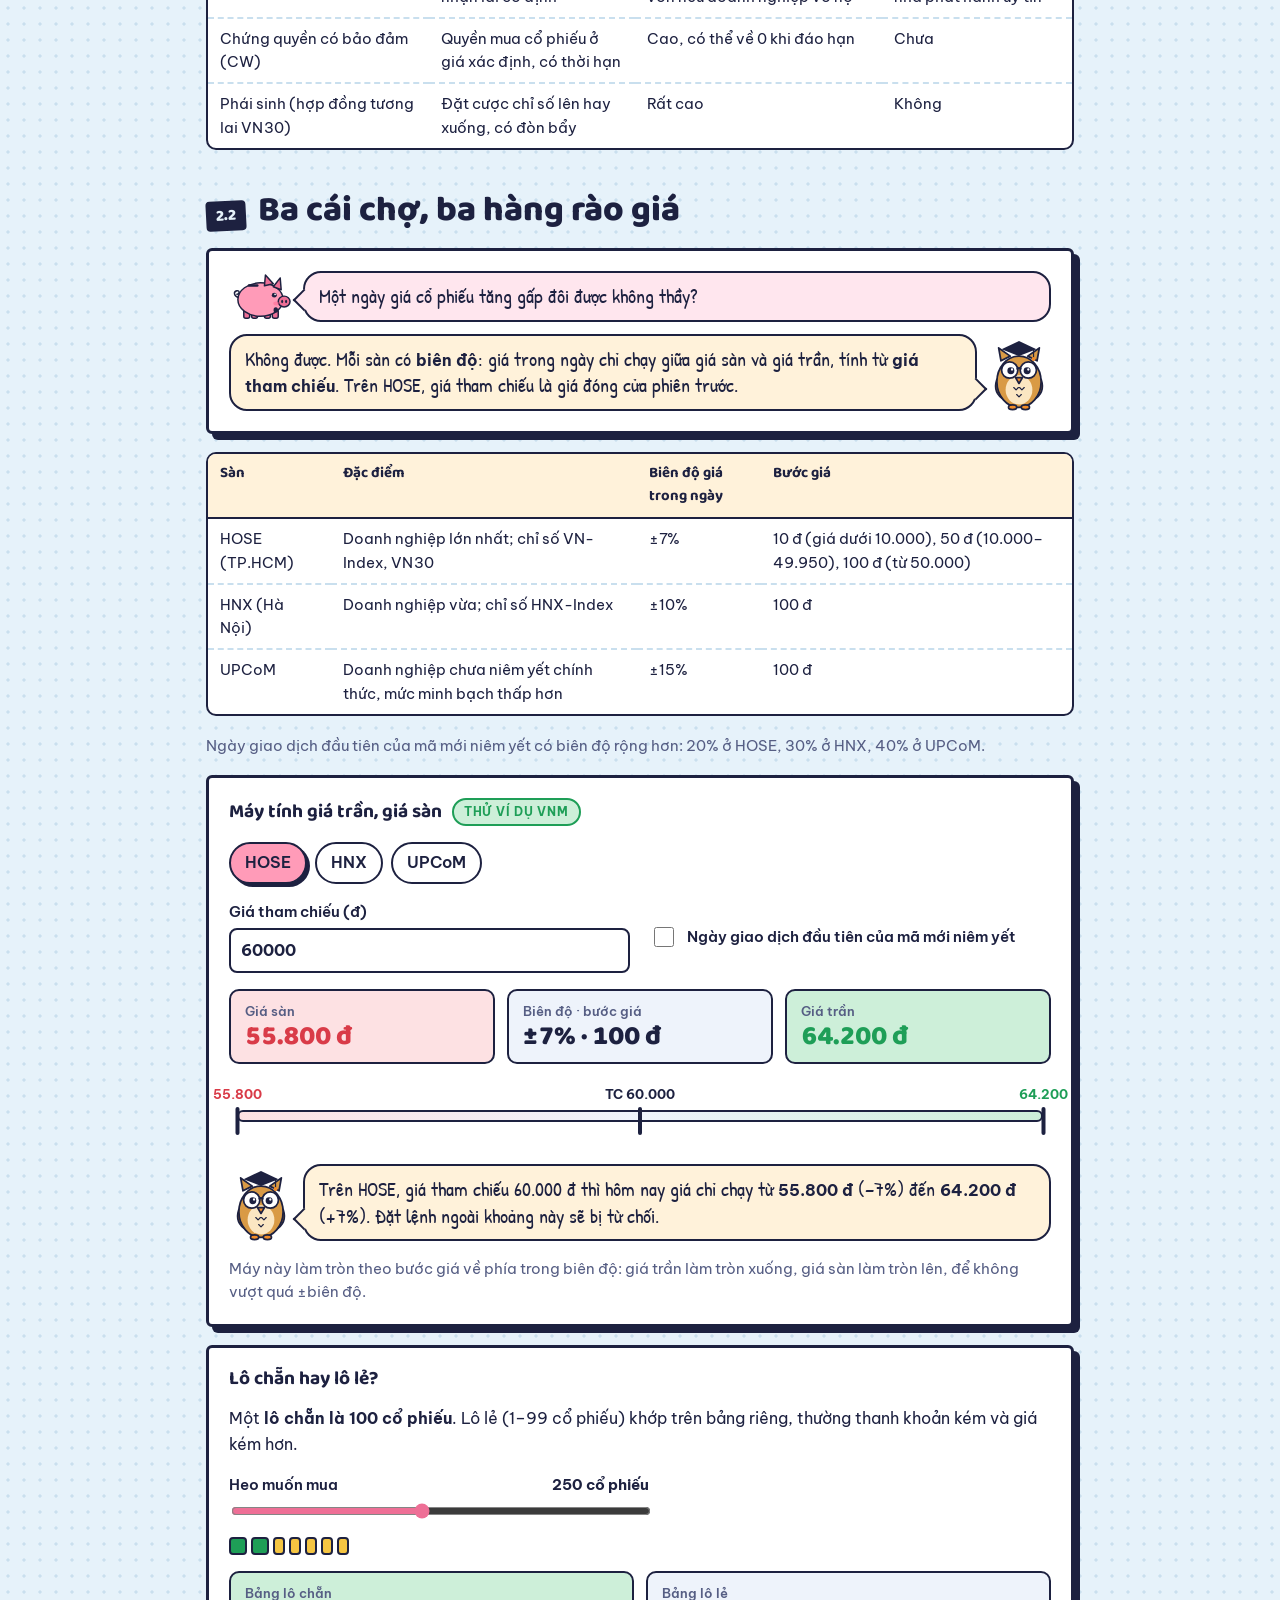
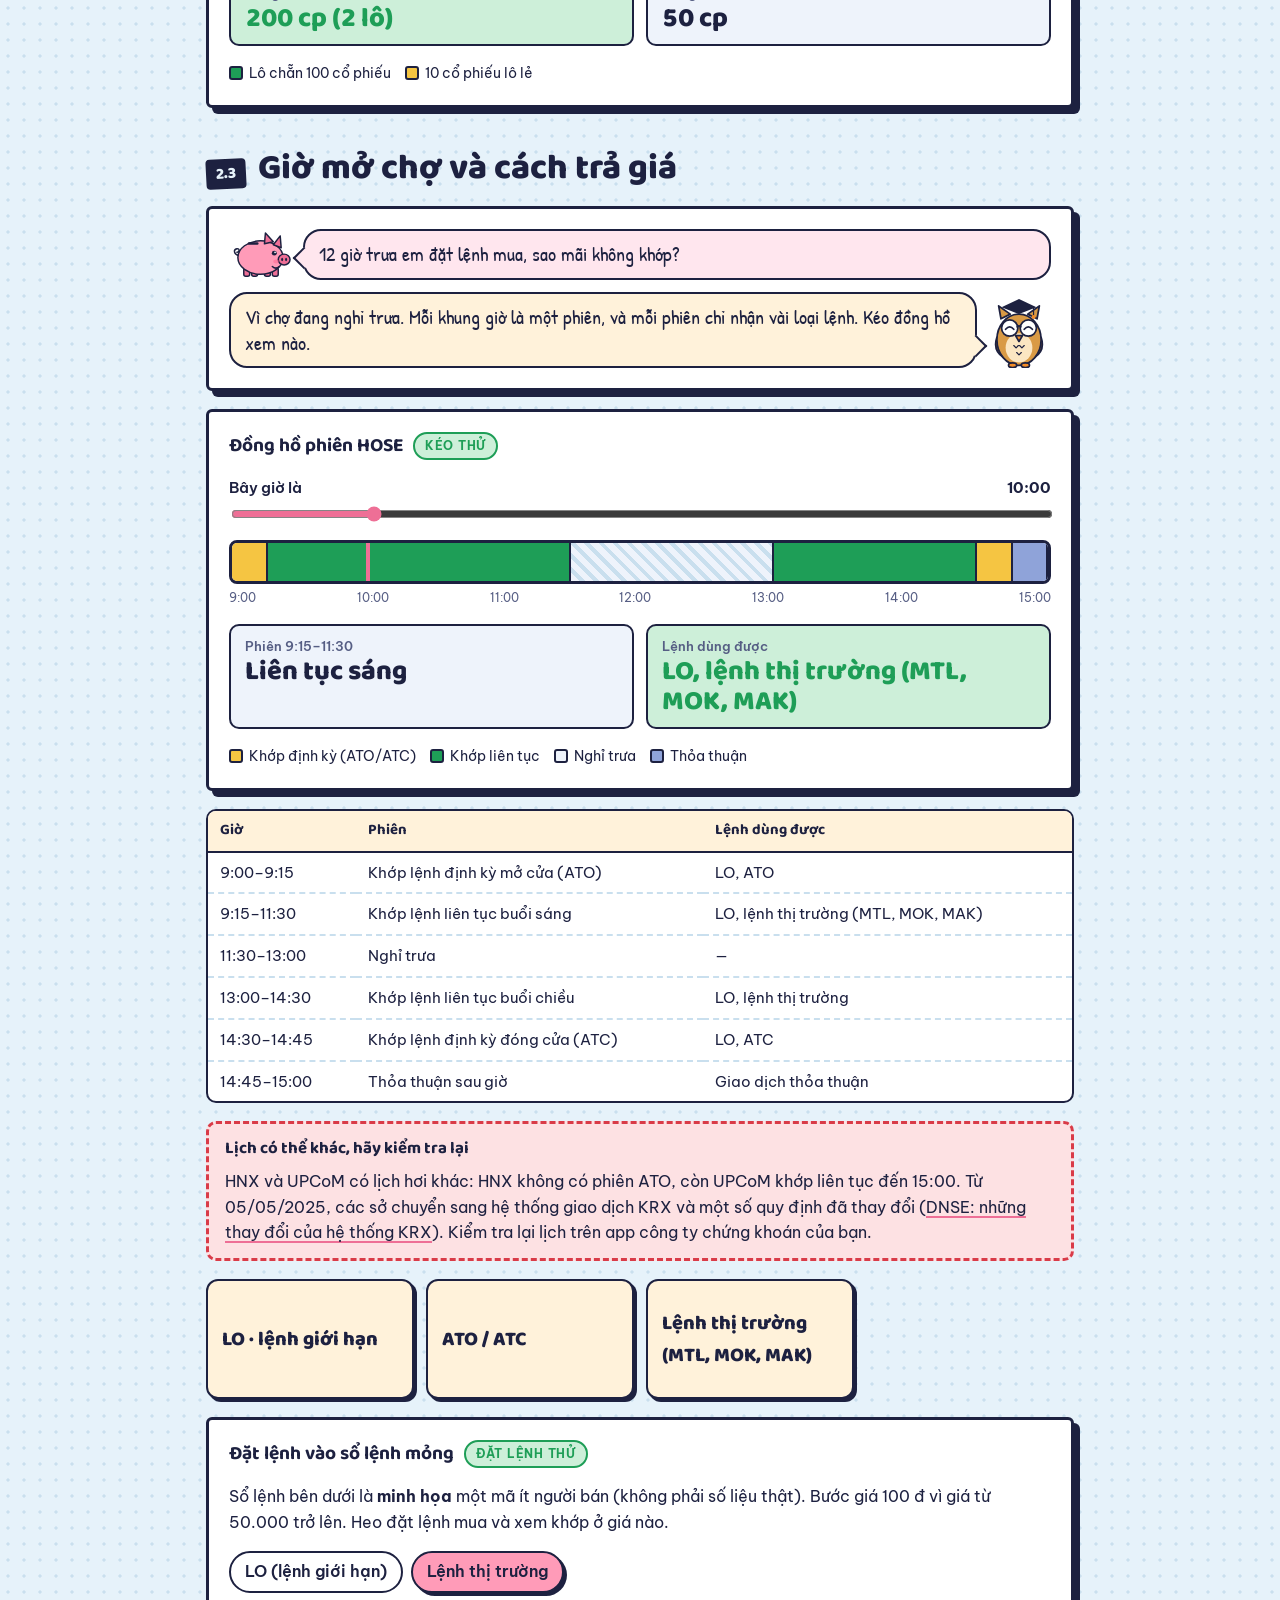
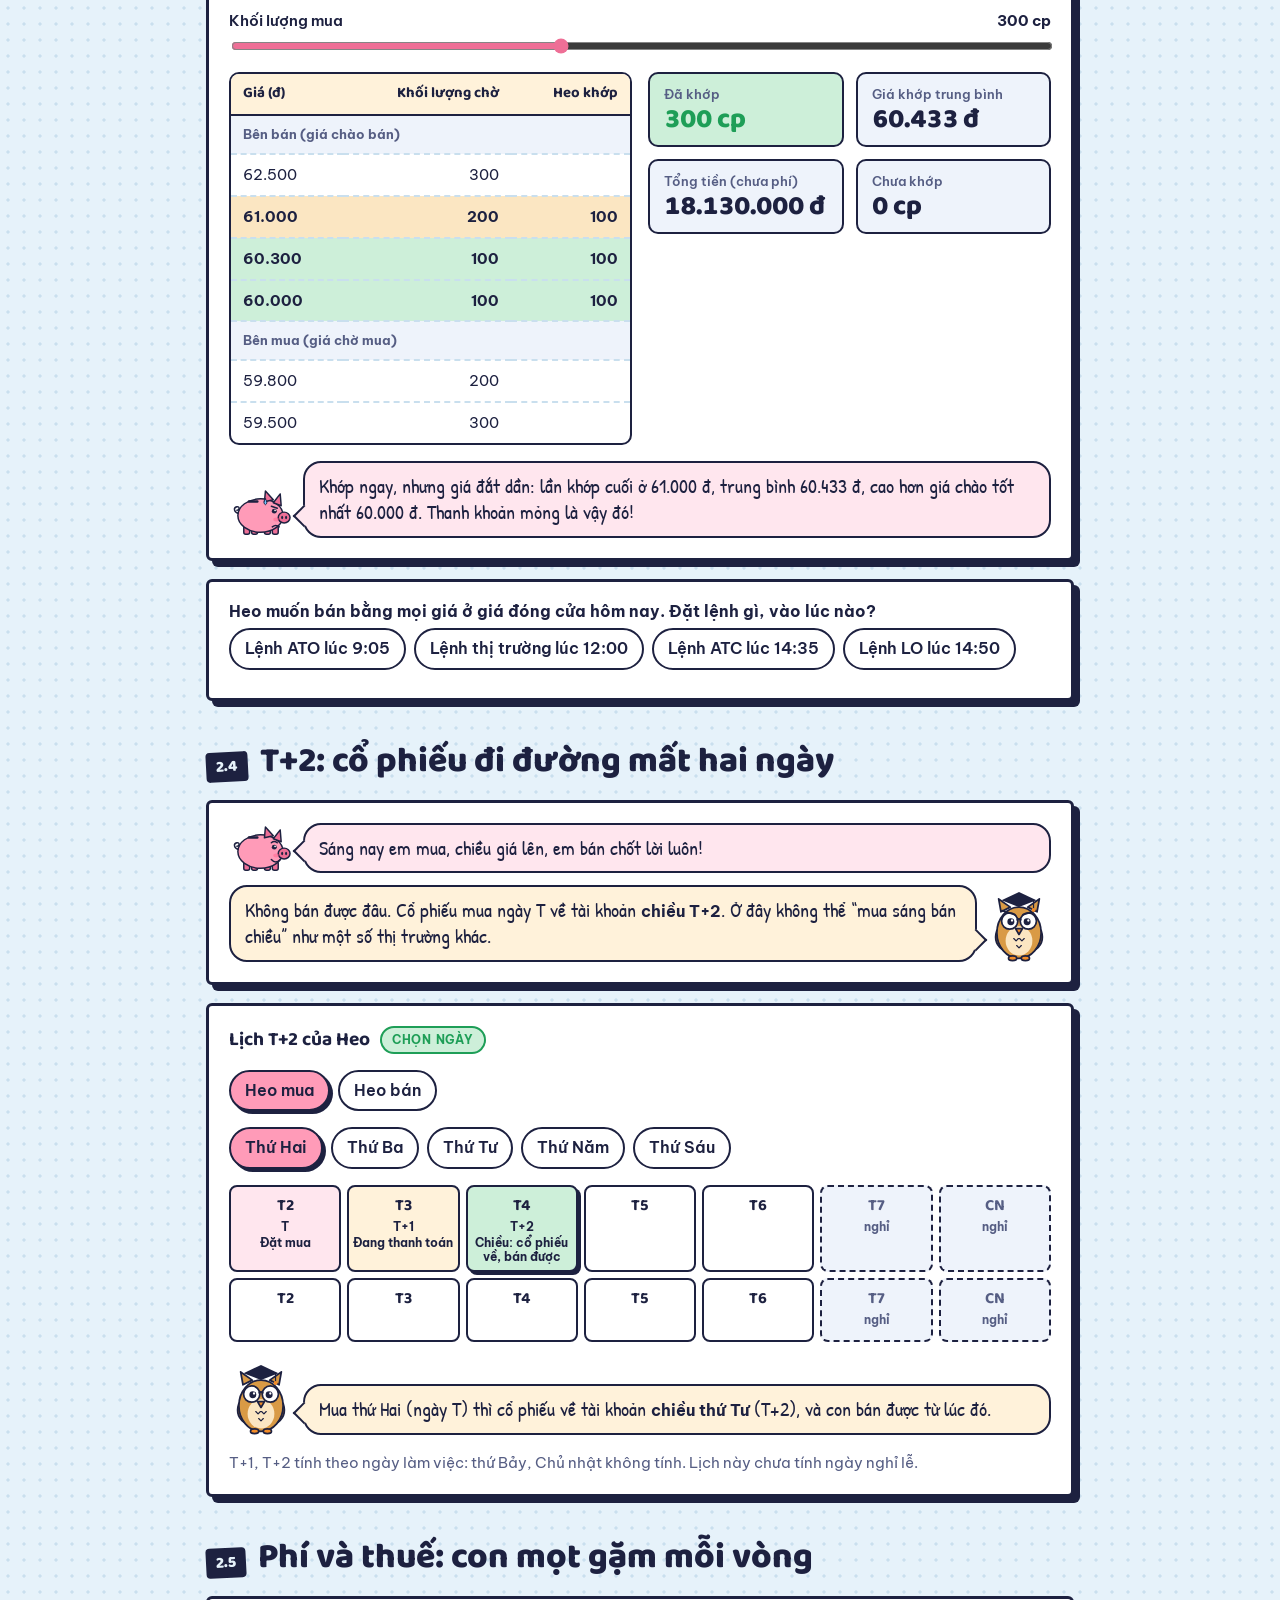
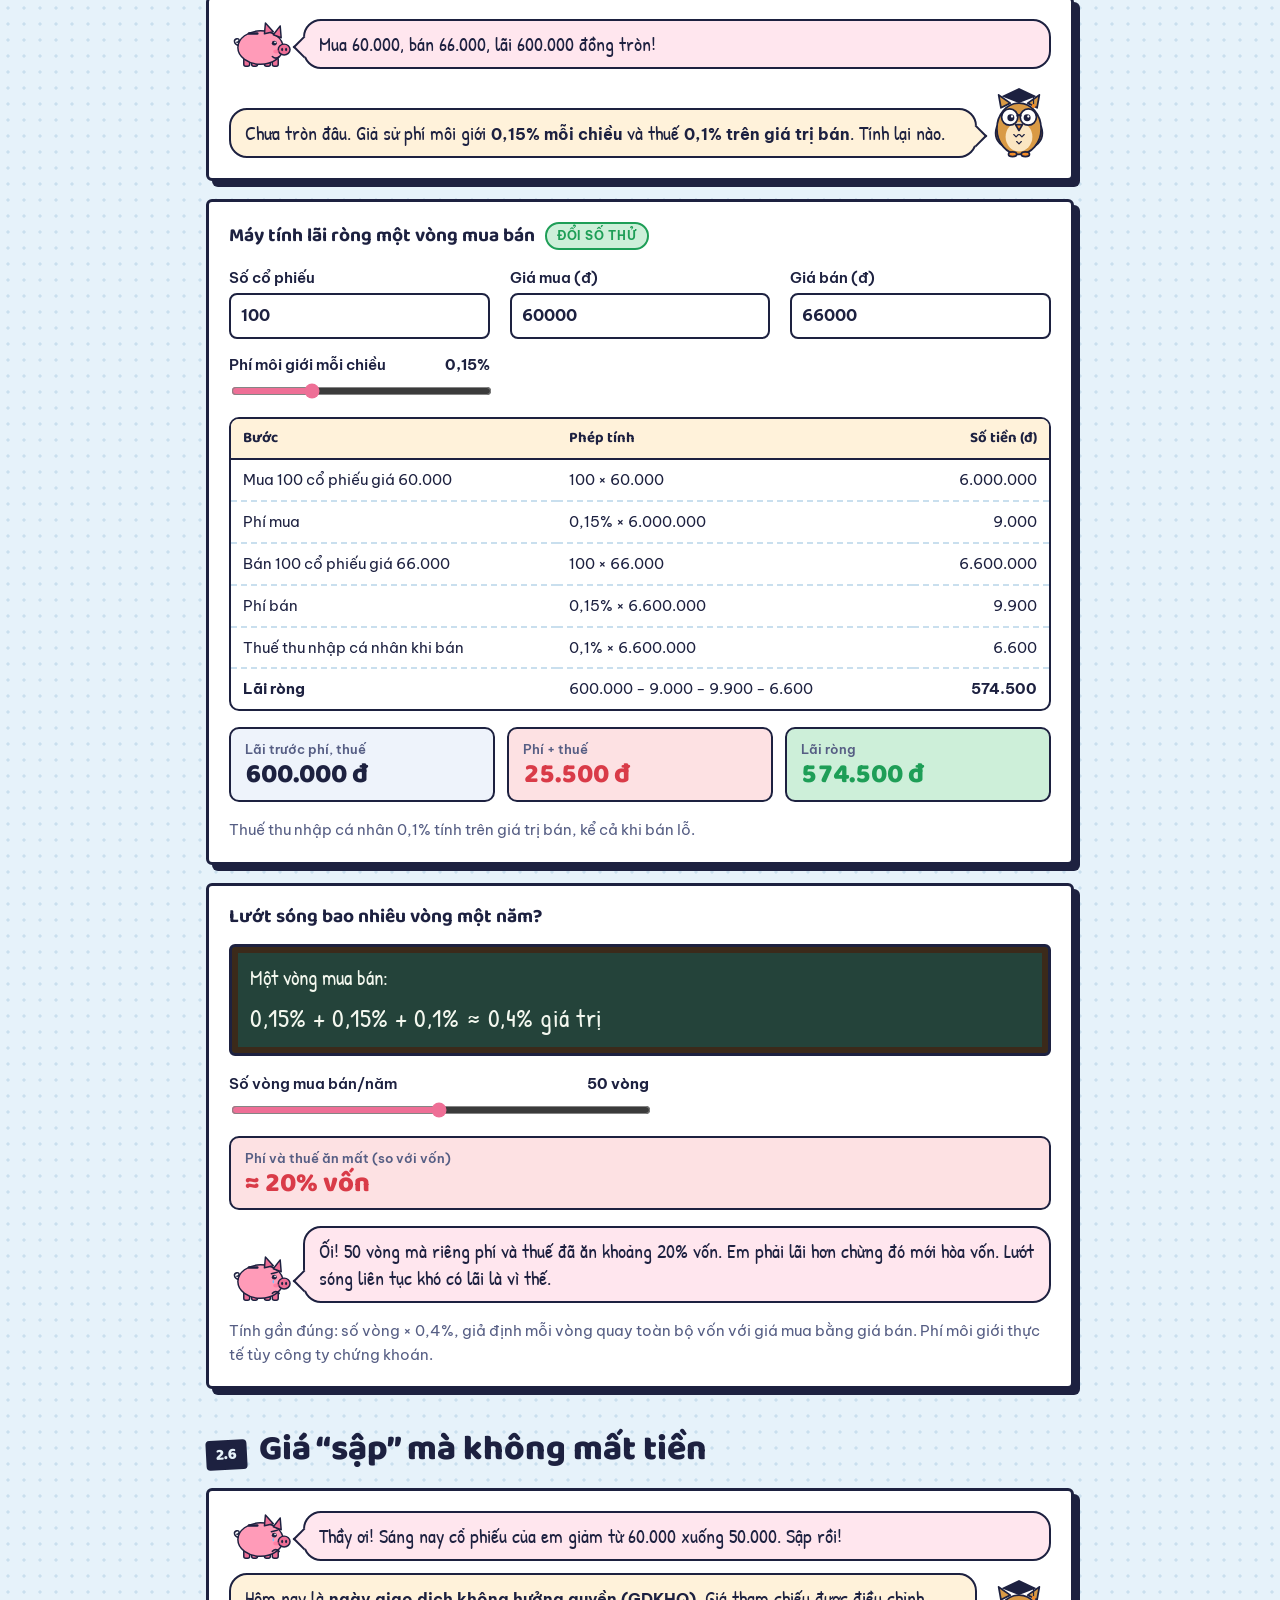
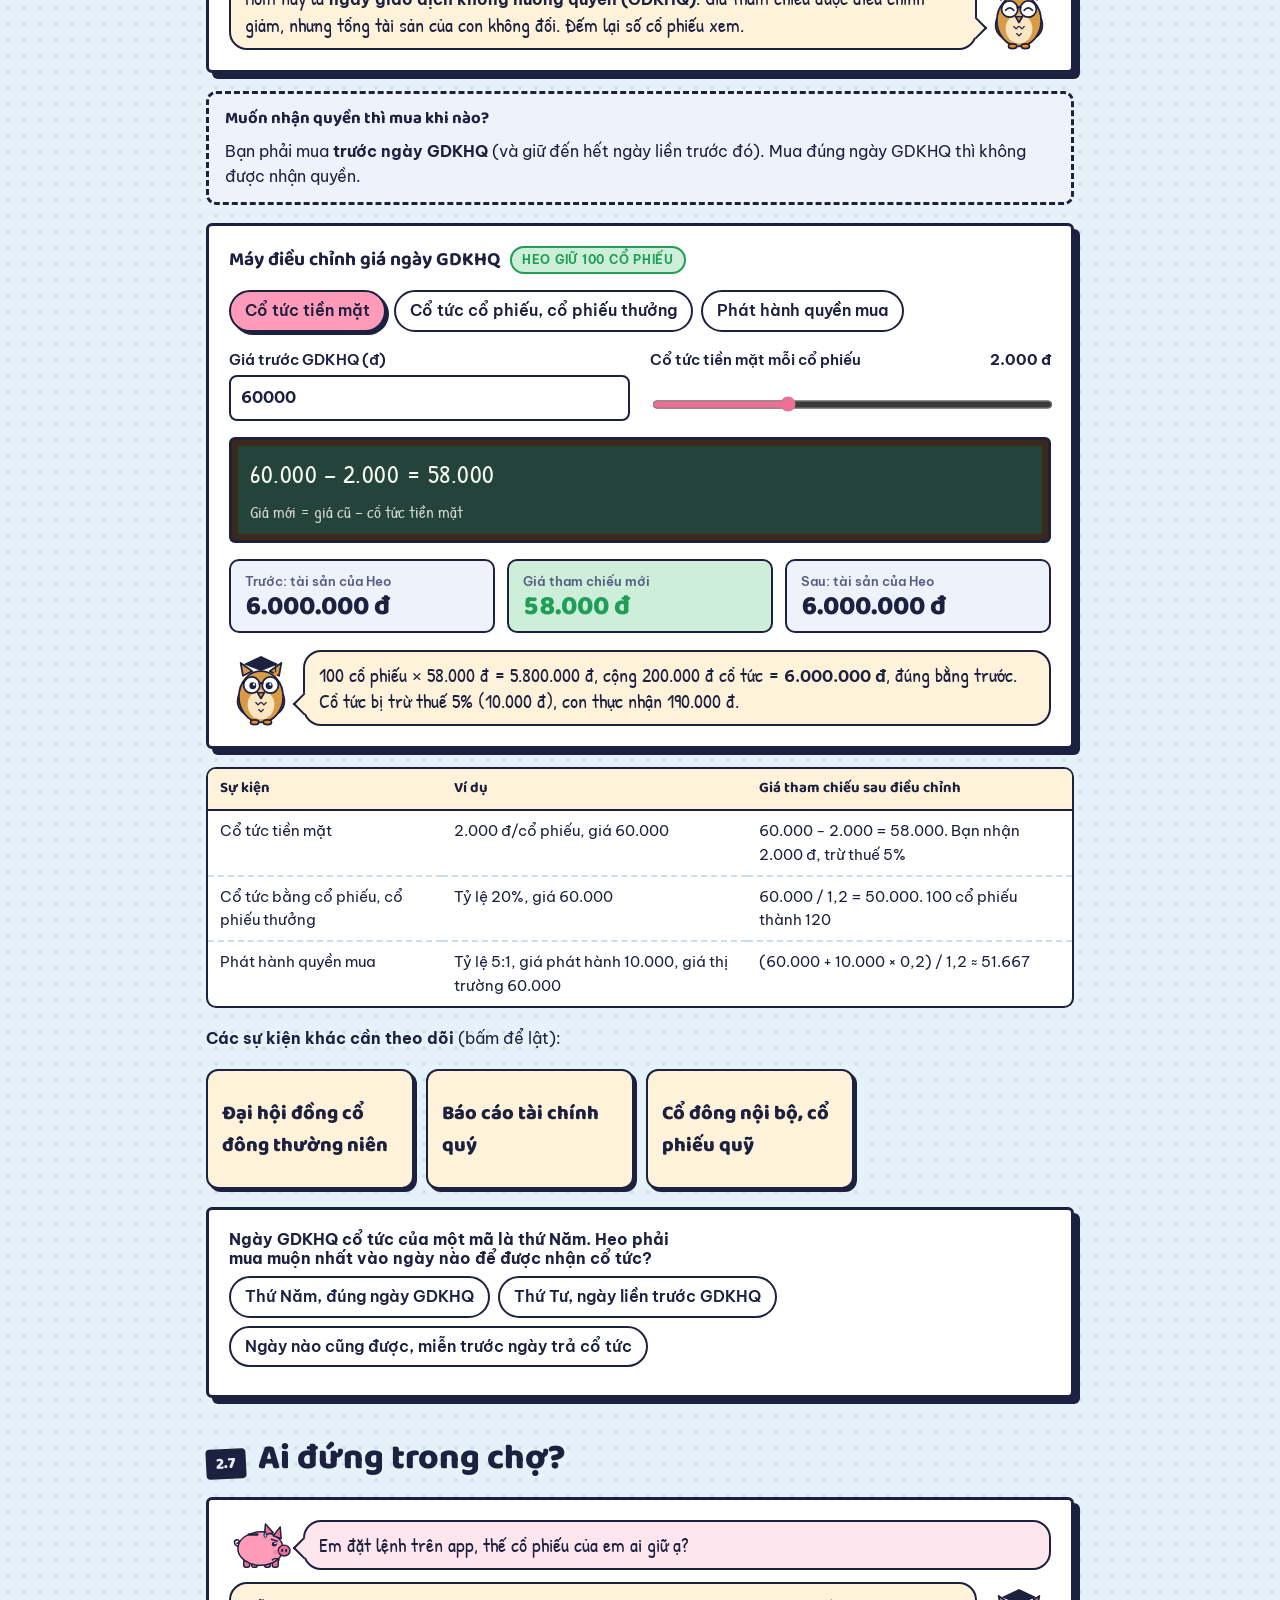
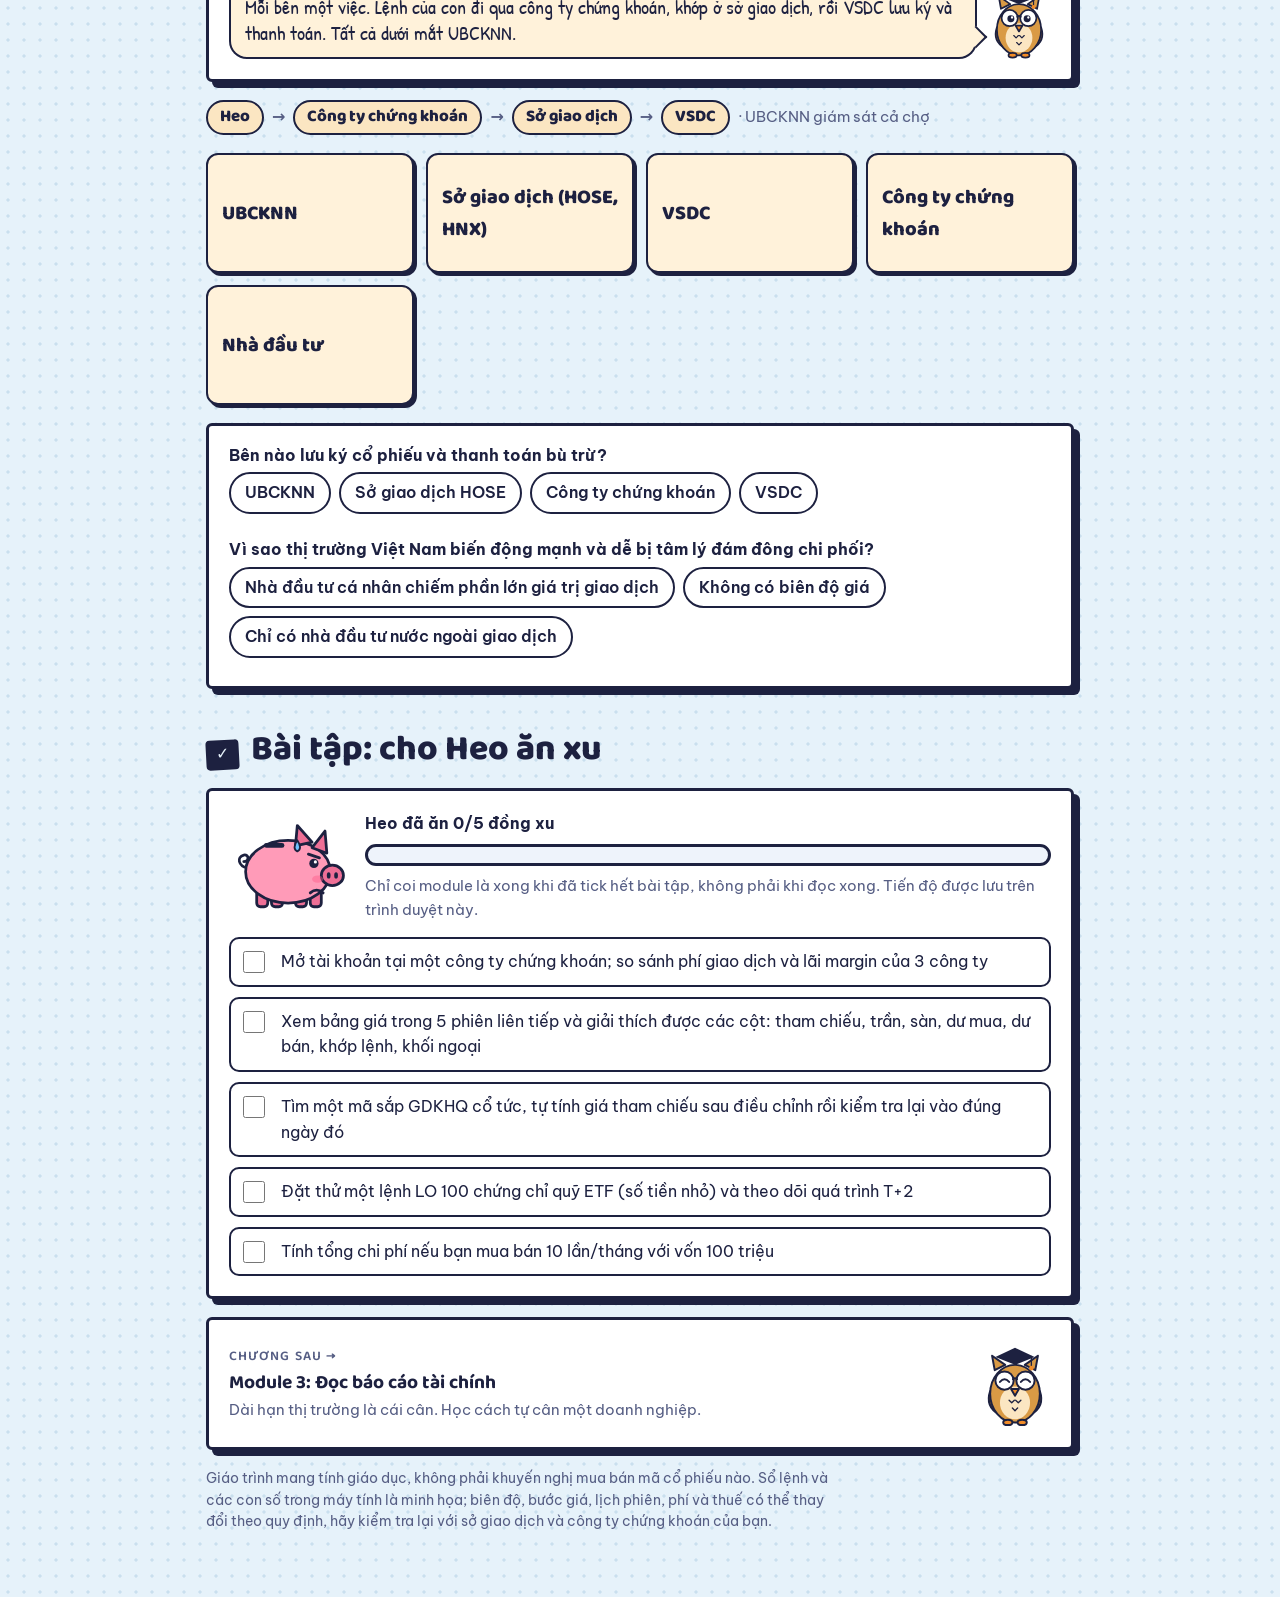
<file: 02-thi-truong-chung-khoan.html>
<!doctype html>
<html lang="vi">
<head>
<meta charset="utf-8">
<meta name="viewport" content="width=device-width, initial-scale=1, viewport-fit=cover">
<title>Heo Đất đi chợ cổ phiếu</title>
<link rel="preconnect" href="https://fonts.googleapis.com">
<link rel="preconnect" href="https://fonts.gstatic.com" crossorigin>
<link rel="stylesheet" href="https://fonts.googleapis.com/css2?family=Baloo+2:wght@600;800&family=Be+Vietnam+Pro:wght@400;600;700&family=Patrick+Hand&display=swap">
<link rel="stylesheet" href="assets/truyen.css">
<style>
/* Riêng Module 2: thang rủi ro, dải giá trần/sàn, dòng thời gian phiên, sổ lệnh, lịch T+2 */
.risk { display: flex; gap: 4px; align-items: flex-end; }
.risk i { width: 14px; border: 2px solid var(--border); border-radius: 3px; background: var(--chip); display: inline-block; }
.risk i:nth-child(1) { height: 10px; } .risk i:nth-child(2) { height: 15px; } .risk i:nth-child(3) { height: 20px; }
.risk i:nth-child(4) { height: 25px; } .risk i:nth-child(5) { height: 30px; }
.risk i.on { background: var(--money); }
.risk.hot i.on { background: var(--warn); }
.risk.mid i.on { background: var(--gold); }
.prod-card { border: 3px dashed var(--border); border-radius: 10px; padding: 14px; display: grid; gap: 10px; }
.prod-card dl { margin: 0; display: grid; grid-template-columns: max-content minmax(0, 1fr); gap: 6px 14px; }
.prod-card dt { font-weight: 700; color: var(--muted); font-size: .9rem; }
.prod-card dd { margin: 0; }
.score { font-family: var(--f-display); font-weight: 800; }

.band { position: relative; height: 64px; margin: 4px 8px 0; }
.band .rail { position: absolute; left: 0; right: 0; top: 26px; height: 12px; border: 2.5px solid var(--border); border-radius: 999px;
  background: linear-gradient(90deg, var(--warn-soft), var(--chip) 50%, var(--money-soft)); }
.band .mk { position: absolute; top: 0; transform: translateX(-50%); display: grid; justify-items: center; font-size: .8rem; font-weight: 700; white-space: nowrap; }
.band .mk b { display: block; width: 4px; height: 28px; background: var(--border); border-radius: 2px; margin-top: 2px; }
.band .mk.lo { color: var(--warn); } .band .mk.hi { color: var(--money); }
.band .mk span { font-variant-numeric: tabular-nums; }
.lots { display: flex; flex-wrap: wrap; gap: 4px; }
.lots i { width: 18px; height: 18px; border: 2px solid var(--border); border-radius: 4px; background: var(--money); display: inline-block; }
.lots i.odd { background: var(--gold); width: 12px; }

.day { display: flex; height: 44px; border: 3px solid var(--border); border-radius: 8px; overflow: hidden; position: relative; }
.day > div { min-width: 0; border-right: 2px solid var(--border); }
.day > div:last-child { border-right: 0; }
.day .pin { position: absolute; top: -3px; bottom: -3px; width: 4px; margin-left: -2px; background: var(--pig-deep); border: 0; }
.seg-ato, .seg-atc { background: var(--gold); }
.seg-cont { background: var(--money); }
.seg-lunch { background: var(--chip); background-image: repeating-linear-gradient(45deg, transparent 0 6px, var(--dot) 6px 10px); }
.seg-put { background: var(--save); }
.ticks { display: flex; justify-content: space-between; font-size: .78rem; color: var(--muted); font-variant-numeric: tabular-nums; }

.book-grid { display: grid; grid-template-columns: minmax(0, 1fr) minmax(0, 1fr); gap: 16px; align-items: start; }
@media (max-width: 620px) { .book-grid { grid-template-columns: 1fr; } }
.ob td.hit { background: var(--money-soft); font-weight: 700; }
.ob td.part { background: var(--owl-light); color: #1D2140; font-weight: 700; }
.ob tr.side td { font-weight: 700; color: var(--muted); font-size: .82rem; background: var(--chip); }

.week { display: grid; grid-template-columns: repeat(7, minmax(0, 1fr)); gap: 6px; }
.week div { border: 2.5px solid var(--border); border-radius: 8px; padding: 6px 4px; text-align: center; font-size: .85rem; min-height: 64px; display: grid; align-content: start; gap: 2px; background: var(--panel); }
.week div.off { background: var(--chip); color: var(--muted); border-style: dashed; }
.week div.t0 { background: var(--bubble-pig); }
.week div.t1 { background: var(--bubble-owl); }
.week div.t2 { background: var(--money-soft); box-shadow: 3px 3px 0 var(--hard); }
.week b { font-family: var(--f-display); font-size: 1rem; }
.week small { font-weight: 700; font-size: .72rem; line-height: 1.2; }
@media (max-width: 480px) { .week { gap: 3px; } .week div { font-size: .72rem; padding: 4px 2px; } .week small { font-size: .62rem; } }

.flow { display: flex; flex-wrap: wrap; align-items: center; gap: 8px; }
</style>
</head>
<body>
<main class="book">

  <nav class="topnav"><a href="index.html">← Mục lục</a><span class="note">Module 2 / 9</span></nav>

  <!-- MỞ ĐẦU -->
  <header class="hero">
    <div class="hero-title">
      <span class="eyebrow">Module 2 · Tuần 3–5</span>
      <h1>Heo Đất đi chợ cổ phiếu</h1>
      <p class="sub">Thị trường chứng khoán vận hành ra sao: sản phẩm, sàn, phiên, lệnh, T+2, phí thuế và sự kiện doanh nghiệp. Bấm, kéo và đặt lệnh thử.</p>
    </div>
    <div class="strip">
      <div class="panel">
        <div class="say pig"><span class="char" data-char="pig:wow"></span><p class="bubble">Cổ phiếu chỉ là cái mã nhảy lên nhảy xuống trên bảng điện thôi mà thầy?</p></div>
      </div>
      <div class="panel">
        <div class="say owl right"><p class="bubble">Không. Mua cổ phiếu là mua <b>một phần quyền sở hữu doanh nghiệp</b>.</p><span class="char" data-char="owl:stern"></span></div>
      </div>
      <div class="panel">
        <div class="say pig"><span class="char" data-char="pig:worried"></span><p class="bubble">Thế sao hôm qua giá giảm mà công ty vẫn bình thường?</p></div>
      </div>
      <div class="panel">
        <div class="say owl right"><p class="bubble">Ngắn hạn, giá đi theo cung cầu và tâm lý. Dài hạn, giá đi theo lợi nhuận của doanh nghiệp.</p><span class="char" data-char="owl:talk"></span></div>
      </div>
      <div class="panel wide">
        <div class="say owl"><span class="char" data-char="owl:smile"></span><p class="bubble">Benjamin Graham tóm gọn thế này: <b>ngắn hạn thị trường là cái máy bỏ phiếu, dài hạn nó là cái cân</b>. Chương này dạy con luật chơi của cái chợ đó trước khi bỏ tiền vào.</p></div>
      </div>
    </div>
  </header>

  <!-- 2.1 -->
  <section class="chapter" id="san-pham">
    <div class="chapter-head"><span class="tag">2.1</span><h2>Quầy hàng nào cho heo mới?</h2></div>
    <div class="panel talk">
      <div class="say pig"><span class="char" data-char="pig:happy"></span><p class="bubble">Em nghe nói phái sinh lãi nhanh lắm. Em chơi luôn nhé?</p></div>
      <div class="say owl right"><p class="bubble">Chợ này có năm quầy, rủi ro khác nhau rất xa. Con đoán thử từng quầy trước đã.</p><span class="char" data-char="owl:stern"></span></div>
    </div>
    <div class="panel toy">
      <div class="toy-title"><h3>Heo hỏi: “Em mua cái này được không?”</h3><span class="pill">Đoán thử</span><span class="note score" id="prodScore"></span></div>
      <div class="tabs" role="group" aria-label="Chọn sản phẩm" id="prodTabs"></div>
      <div class="q">
        <h3 id="prodQ"></h3>
        <div class="opts" id="prodOpts"></div>
      </div>
      <div class="prod-card" id="prodCard"></div>
    </div>
    <div class="tbl-wrap">
      <table class="tbl">
        <thead><tr><th>Sản phẩm</th><th>Bản chất</th><th>Rủi ro</th><th>Người mới nên dùng?</th></tr></thead>
        <tbody id="prodTable"></tbody>
      </table>
    </div>
  </section>

  <!-- 2.2 -->
  <section class="chapter" id="san">
    <div class="chapter-head"><span class="tag">2.2</span><h2>Ba cái chợ, ba hàng rào giá</h2></div>
    <div class="panel talk">
      <div class="say pig"><span class="char" data-char="pig:wow"></span><p class="bubble">Một ngày giá cổ phiếu tăng gấp đôi được không thầy?</p></div>
      <div class="say owl right"><p class="bubble">Không được. Mỗi sàn có <b>biên độ</b>: giá trong ngày chỉ chạy giữa giá sàn và giá trần, tính từ <b>giá tham chiếu</b>. Trên HOSE, giá tham chiếu là giá đóng cửa phiên trước.</p><span class="char" data-char="owl:talk"></span></div>
    </div>
    <div class="tbl-wrap">
      <table class="tbl">
        <thead><tr><th>Sàn</th><th>Đặc điểm</th><th>Biên độ giá trong ngày</th><th>Bước giá</th></tr></thead>
        <tbody>
          <tr><td>HOSE (TP.HCM)</td><td>Doanh nghiệp lớn nhất; chỉ số VN-Index, VN30</td><td>±7%</td><td>10 đ (giá dưới 10.000), 50 đ (10.000–49.950), 100 đ (từ 50.000)</td></tr>
          <tr><td>HNX (Hà Nội)</td><td>Doanh nghiệp vừa; chỉ số HNX-Index</td><td>±10%</td><td>100 đ</td></tr>
          <tr><td>UPCoM</td><td>Doanh nghiệp chưa niêm yết chính thức, mức minh bạch thấp hơn</td><td>±15%</td><td>100 đ</td></tr>
        </tbody>
      </table>
    </div>
    <p class="note">Ngày giao dịch đầu tiên của mã mới niêm yết có biên độ rộng hơn: 20% ở HOSE, 30% ở HNX, 40% ở UPCoM.</p>

    <div class="panel toy">
      <div class="toy-title"><h3>Máy tính giá trần, giá sàn</h3><span class="pill">Thử ví dụ VNM</span></div>
      <div class="tabs" role="group" aria-label="Chọn sàn" id="exTabs">
        <button class="opt" type="button" data-ex="0" aria-pressed="true">HOSE</button>
        <button class="opt" type="button" data-ex="1">HNX</button>
        <button class="opt" type="button" data-ex="2">UPCoM</button>
      </div>
      <div class="controls">
        <div class="ctl"><label for="refPrice">Giá tham chiếu (đ)</label><input id="refPrice" type="number" min="1000" max="1000000" step="100" value="60000" inputmode="numeric"></div>
        <div class="ctl"><label for="firstDay" style="justify-content:flex-start;gap:10px;align-items:center"><input id="firstDay" type="checkbox" style="width:20px;height:20px;accent-color:var(--pig-deep)"> Ngày giao dịch đầu tiên của mã mới niêm yết</label></div>
      </div>
      <div class="result">
        <div class="stat warn"><div class="k">Giá sàn</div><div class="v" id="floorOut"></div></div>
        <div class="stat"><div class="k">Biên độ · bước giá</div><div class="v" id="bandOut"></div></div>
        <div class="stat money"><div class="k">Giá trần</div><div class="v" id="ceilOut"></div></div>
      </div>
      <div class="band" aria-hidden="true">
        <div class="rail"></div>
        <div class="mk lo" style="left:0%"><span id="bandLo"></span><b></b></div>
        <div class="mk" style="left:50%"><span id="bandRef"></span><b></b></div>
        <div class="mk hi" style="left:100%"><span id="bandHi"></span><b></b></div>
      </div>
      <div class="say owl"><span class="char" data-char="owl:talk"></span><p class="bubble" id="bandSay"></p></div>
      <p class="note">Máy này làm tròn theo bước giá về phía trong biên độ: giá trần làm tròn xuống, giá sàn làm tròn lên, để không vượt quá ±biên độ.</p>
    </div>

    <div class="panel toy">
      <div class="toy-title"><h3>Lô chẵn hay lô lẻ?</h3></div>
      <p>Một <b>lô chẵn là 100 cổ phiếu</b>. Lô lẻ (1–99 cổ phiếu) khớp trên bảng riêng, thường thanh khoản kém và giá kém hơn.</p>
      <div class="ctl" style="max-width:420px"><label for="lotQty">Heo muốn mua <output id="lotQtyOut"></output></label><input id="lotQty" type="range" min="1" max="550" step="1" value="250"></div>
      <div class="lots" id="lotViz" aria-hidden="true"></div>
      <div class="result">
        <div class="stat money"><div class="k">Bảng lô chẵn</div><div class="v" id="lotEven"></div></div>
        <div class="stat"><div class="k">Bảng lô lẻ</div><div class="v" id="lotOdd"></div></div>
      </div>
      <div class="legend"><span><i style="background:var(--money)"></i>Lô chẵn 100 cổ phiếu</span><span><i style="background:var(--gold)"></i>10 cổ phiếu lô lẻ</span></div>
    </div>
  </section>

  <!-- 2.3 -->
  <section class="chapter" id="phien-lenh">
    <div class="chapter-head"><span class="tag">2.3</span><h2>Giờ mở chợ và cách trả giá</h2></div>
    <div class="panel talk">
      <div class="say pig"><span class="char" data-char="pig:happy"></span><p class="bubble">12 giờ trưa em đặt lệnh mua, sao mãi không khớp?</p></div>
      <div class="say owl right"><p class="bubble">Vì chợ đang nghỉ trưa. Mỗi khung giờ là một phiên, và mỗi phiên chỉ nhận vài loại lệnh. Kéo đồng hồ xem nào.</p><span class="char" data-char="owl:smile"></span></div>
    </div>
    <div class="panel toy">
      <div class="toy-title"><h3>Đồng hồ phiên HOSE</h3><span class="pill">Kéo thử</span></div>
      <div class="ctl"><label for="clock">Bây giờ là <output id="clockOut"></output></label><input id="clock" type="range" min="540" max="899" step="5" value="600"></div>
      <div class="stack" style="gap:4px">
        <div class="day" id="dayBar" aria-hidden="true"></div>
        <div class="ticks"><span>9:00</span><span>10:00</span><span>11:00</span><span>12:00</span><span>13:00</span><span>14:00</span><span>15:00</span></div>
      </div>
      <div class="result">
        <div class="stat"><div class="k" id="sessTime"></div><div class="v" id="sessName"></div></div>
        <div class="stat money" id="sessOrdersBox"><div class="k">Lệnh dùng được</div><div class="v" id="sessOrders"></div></div>
      </div>
      <div class="legend"><span><i style="background:var(--gold)"></i>Khớp định kỳ (ATO/ATC)</span><span><i style="background:var(--money)"></i>Khớp liên tục</span><span><i style="background:var(--chip)"></i>Nghỉ trưa</span><span><i style="background:var(--save)"></i>Thỏa thuận</span></div>
    </div>
    <div class="tbl-wrap">
      <table class="tbl">
        <thead><tr><th>Giờ</th><th>Phiên</th><th>Lệnh dùng được</th></tr></thead>
        <tbody id="sessTable"></tbody>
      </table>
    </div>
    <div class="callout warn">
      <strong>Lịch có thể khác, hãy kiểm tra lại</strong>
      <p>HNX và UPCoM có lịch hơi khác: HNX không có phiên ATO, còn UPCoM khớp liên tục đến 15:00. Từ 05/05/2025, các sở chuyển sang hệ thống giao dịch KRX và một số quy định đã thay đổi (<a href="https://hdsd.dnse.com.vn/master/nhung-thay-doi-quan-trong-cua-he-thong-krx" target="_blank" rel="noopener">DNSE: những thay đổi của hệ thống KRX</a>). Kiểm tra lại lịch trên app công ty chứng khoán của bạn.</p>
    </div>

    <div class="cards">
      <button class="flip" type="button"><span class="front">LO · lệnh giới hạn</span><span class="back">Mua với giá tối đa hoặc bán với giá tối thiểu do bạn đặt. Dùng lệnh này 95% thời gian vì bạn kiểm soát được giá.</span></button>
      <button class="flip" type="button"><span class="front">ATO / ATC</span><span class="back">Mua hoặc bán bằng mọi giá tại giá mở cửa hoặc đóng cửa, được ưu tiên khớp trước lệnh LO.</span></button>
      <button class="flip" type="button"><span class="front">Lệnh thị trường (MTL, MOK, MAK)</span><span class="back">Khớp ngay với giá tốt nhất đang có. Nhanh, nhưng có thể khớp giá xấu khi thanh khoản mỏng.</span></button>
    </div>

    <div class="panel toy">
      <div class="toy-title"><h3>Đặt lệnh vào sổ lệnh mỏng</h3><span class="pill">Đặt lệnh thử</span></div>
      <p>Sổ lệnh bên dưới là <b>minh họa</b> một mã ít người bán (không phải số liệu thật). Bước giá 100 đ vì giá từ 50.000 trở lên. Heo đặt lệnh mua và xem khớp ở giá nào.</p>
      <div class="tabs" role="group" aria-label="Loại lệnh" id="ordTabs">
        <button class="opt" type="button" data-t="lo">LO (lệnh giới hạn)</button>
        <button class="opt" type="button" data-t="mkt" aria-pressed="true">Lệnh thị trường</button>
      </div>
      <div class="controls">
        <div class="ctl"><label for="ordQty">Khối lượng mua <output id="ordQtyOut"></output></label><input id="ordQty" type="range" min="100" max="600" step="100" value="300"></div>
        <div class="ctl" id="ordPriceCtl"><label for="ordPrice">Giá tối đa (LO) <output id="ordPriceOut"></output></label><input id="ordPrice" type="range" min="59800" max="62500" step="100" value="60300"></div>
      </div>
      <div class="book-grid">
        <div class="tbl-wrap">
          <table class="tbl ob">
            <thead><tr><th>Giá (đ)</th><th class="r">Khối lượng chờ</th><th class="r">Heo khớp</th></tr></thead>
            <tbody id="obBody"></tbody>
          </table>
        </div>
        <div class="stack">
          <div class="result">
            <div class="stat money"><div class="k">Đã khớp</div><div class="v" id="ordFilled"></div></div>
            <div class="stat"><div class="k">Giá khớp trung bình</div><div class="v" id="ordAvg"></div></div>
          </div>
          <div class="result">
            <div class="stat"><div class="k">Tổng tiền (chưa phí)</div><div class="v" id="ordTotal"></div></div>
            <div class="stat" id="ordLeftBox"><div class="k">Chưa khớp</div><div class="v" id="ordLeft"></div></div>
          </div>
        </div>
      </div>
      <div class="say pig"><span class="char" id="ordPig"></span><p class="bubble" id="ordSay"></p></div>
    </div>

    <div class="panel quiz">
      <div class="mcq q" data-answer="2" data-right="Đúng. 12:00 đang nghỉ trưa (11:30–13:00). Phiên ATC chỉ nhận LO và ATC, nên từ 14:30 đến 14:45 lệnh ATC của con được ưu tiên khớp trước lệnh LO." data-wrong="Chưa đúng. Nhìn lại bảng phiên: ATC là khớp lệnh định kỳ đóng cửa, chỉ từ 14:30 đến 14:45.">
        <h3>Heo muốn bán bằng mọi giá ở giá đóng cửa hôm nay. Đặt lệnh gì, vào lúc nào?</h3>
        <div class="opts">
          <button class="opt" type="button">Lệnh ATO lúc 9:05</button>
          <button class="opt" type="button">Lệnh thị trường lúc 12:00</button>
          <button class="opt" type="button">Lệnh ATC lúc 14:35</button>
          <button class="opt" type="button">Lệnh LO lúc 14:50</button>
        </div>
      </div>
    </div>
  </section>

  <!-- 2.4 -->
  <section class="chapter" id="t-cong-2">
    <div class="chapter-head"><span class="tag">2.4</span><h2>T+2: cổ phiếu đi đường mất hai ngày</h2></div>
    <div class="panel talk">
      <div class="say pig"><span class="char" data-char="pig:proud"></span><p class="bubble">Sáng nay em mua, chiều giá lên, em bán chốt lời luôn!</p></div>
      <div class="say owl right"><p class="bubble">Không bán được đâu. Cổ phiếu mua ngày T về tài khoản <b>chiều T+2</b>. Ở đây không thể “mua sáng bán chiều” như một số thị trường khác.</p><span class="char" data-char="owl:stern"></span></div>
    </div>
    <div class="panel toy">
      <div class="toy-title"><h3>Lịch T+2 của Heo</h3><span class="pill">Chọn ngày</span></div>
      <div class="tabs" role="group" aria-label="Mua hay bán" id="tSide">
        <button class="opt" type="button" data-s="buy" aria-pressed="true">Heo mua</button>
        <button class="opt" type="button" data-s="sell">Heo bán</button>
      </div>
      <div class="tabs" role="group" aria-label="Ngày giao dịch T" id="tDay">
        <button class="opt" type="button" data-d="0" aria-pressed="true">Thứ Hai</button>
        <button class="opt" type="button" data-d="1">Thứ Ba</button>
        <button class="opt" type="button" data-d="2">Thứ Tư</button>
        <button class="opt" type="button" data-d="3">Thứ Năm</button>
        <button class="opt" type="button" data-d="4">Thứ Sáu</button>
      </div>
      <div class="week" id="tWeek"></div>
      <div class="say owl"><span class="char" data-char="owl:talk"></span><p class="bubble" id="tSay"></p></div>
      <p class="note">T+1, T+2 tính theo ngày làm việc: thứ Bảy, Chủ nhật không tính. Lịch này chưa tính ngày nghỉ lễ.</p>
    </div>
  </section>

  <!-- 2.5 -->
  <section class="chapter" id="phi-thue">
    <div class="chapter-head"><span class="tag">2.5</span><h2>Phí và thuế: con mọt gặm mỗi vòng</h2></div>
    <div class="panel talk">
      <div class="say pig"><span class="char" data-char="pig:happy"></span><p class="bubble">Mua 60.000, bán 66.000, lãi 600.000 đồng tròn!</p></div>
      <div class="say owl right"><p class="bubble">Chưa tròn đâu. Giả sử phí môi giới <b>0,15% mỗi chiều</b> và thuế <b>0,1% trên giá trị bán</b>. Tính lại nào.</p><span class="char" data-char="owl:talk"></span></div>
    </div>
    <div class="panel toy">
      <div class="toy-title"><h3>Máy tính lãi ròng một vòng mua bán</h3><span class="pill">Đổi số thử</span></div>
      <div class="controls">
        <div class="ctl"><label for="feeQty">Số cổ phiếu</label><input id="feeQty" type="number" min="1" step="100" value="100" inputmode="numeric"></div>
        <div class="ctl"><label for="feeBuy">Giá mua (đ)</label><input id="feeBuy" type="number" min="1" step="100" value="60000" inputmode="numeric"></div>
        <div class="ctl"><label for="feeSell">Giá bán (đ)</label><input id="feeSell" type="number" min="1" step="100" value="66000" inputmode="numeric"></div>
        <div class="ctl"><label for="feeRate">Phí môi giới mỗi chiều <output id="feeRateOut"></output></label><input id="feeRate" type="range" min="0" max="0.5" step="0.05" value="0.15"></div>
      </div>
      <div class="tbl-wrap">
        <table class="tbl">
          <thead><tr><th>Bước</th><th>Phép tính</th><th class="r">Số tiền (đ)</th></tr></thead>
          <tbody id="feeTable"></tbody>
        </table>
      </div>
      <div class="result">
        <div class="stat"><div class="k">Lãi trước phí, thuế</div><div class="v" id="feeGross"></div></div>
        <div class="stat warn"><div class="k">Phí + thuế</div><div class="v" id="feeCost"></div></div>
        <div class="stat money" id="feeNetBox"><div class="k">Lãi ròng</div><div class="v" id="feeNet"></div></div>
      </div>
      <p class="note">Thuế thu nhập cá nhân 0,1% tính trên giá trị bán, kể cả khi bán lỗ.</p>
    </div>

    <div class="panel toy">
      <div class="toy-title"><h3>Lướt sóng bao nhiêu vòng một năm?</h3></div>
      <div class="chalk" aria-label="Chi phí một vòng">
        <span>Một vòng mua bán:</span>
        <span class="f">0,15% + 0,15% + 0,1% ≈ 0,4% giá trị</span>
      </div>
      <div class="ctl" style="max-width:420px"><label for="rounds">Số vòng mua bán/năm <output id="roundsOut"></output></label><input id="rounds" type="range" min="1" max="100" step="1" value="50"></div>
      <div class="result">
        <div class="stat warn"><div class="k">Phí và thuế ăn mất (so với vốn)</div><div class="v" id="roundsCost"></div></div>
      </div>
      <div class="say pig"><span class="char" id="roundsPig"></span><p class="bubble" id="roundsSay"></p></div>
      <p class="note">Tính gần đúng: số vòng × 0,4%, giả định mỗi vòng quay toàn bộ vốn với giá mua bằng giá bán. Phí môi giới thực tế tùy công ty chứng khoán.</p>
    </div>
  </section>

  <!-- 2.6 -->
  <section class="chapter" id="su-kien">
    <div class="chapter-head"><span class="tag">2.6</span><h2>Giá “sập” mà không mất tiền</h2></div>
    <div class="panel talk">
      <div class="say pig"><span class="char" data-char="pig:sad"></span><p class="bubble">Thầy ơi! Sáng nay cổ phiếu của em giảm từ 60.000 xuống 50.000. Sập rồi!</p></div>
      <div class="say owl right"><p class="bubble">Hôm nay là <b>ngày giao dịch không hưởng quyền (GDKHQ)</b>. Giá tham chiếu được điều chỉnh giảm, nhưng tổng tài sản của con không đổi. Đếm lại số cổ phiếu xem.</p><span class="char" data-char="owl:smile"></span></div>
    </div>
    <div class="callout">
      <strong>Muốn nhận quyền thì mua khi nào?</strong>
      <p>Bạn phải mua <b>trước ngày GDKHQ</b> (và giữ đến hết ngày liền trước đó). Mua đúng ngày GDKHQ thì không được nhận quyền.</p>
    </div>
    <div class="panel toy">
      <div class="toy-title"><h3>Máy điều chỉnh giá ngày GDKHQ</h3><span class="pill">Heo giữ 100 cổ phiếu</span></div>
      <div class="tabs" role="group" aria-label="Loại sự kiện" id="evTabs">
        <button class="opt" type="button" data-e="0" aria-pressed="true">Cổ tức tiền mặt</button>
        <button class="opt" type="button" data-e="1">Cổ tức cổ phiếu, cổ phiếu thưởng</button>
        <button class="opt" type="button" data-e="2">Phát hành quyền mua</button>
      </div>
      <div class="controls" id="evCtl">
        <div class="ctl"><label for="evPrice">Giá trước GDKHQ (đ)</label><input id="evPrice" type="number" min="1000" step="100" value="60000" inputmode="numeric"></div>
        <div class="ctl" data-for="0"><label for="evCash">Cổ tức tiền mặt mỗi cổ phiếu <output id="evCashOut"></output></label><input id="evCash" type="range" min="500" max="5000" step="500" value="2000"></div>
        <div class="ctl" data-for="1"><label for="evRatio">Tỷ lệ chia cổ phiếu <output id="evRatioOut"></output></label><input id="evRatio" type="range" min="5" max="50" step="5" value="20"></div>
        <div class="ctl" data-for="2"><label for="evN">Tỷ lệ quyền <output id="evNOut"></output></label><select id="evN"><option value="2">2:1</option><option value="4">4:1</option><option value="5" selected>5:1</option><option value="10">10:1</option></select></div>
        <div class="ctl" data-for="2"><label for="evIssue">Giá phát hành (đ)</label><input id="evIssue" type="number" min="100" step="100" value="10000" inputmode="numeric"></div>
      </div>
      <div class="chalk" id="evFormula"></div>
      <div class="result">
        <div class="stat"><div class="k">Trước: tài sản của Heo</div><div class="v" id="evBefore"></div></div>
        <div class="stat money"><div class="k">Giá tham chiếu mới</div><div class="v" id="evRef"></div></div>
        <div class="stat"><div class="k">Sau: tài sản của Heo</div><div class="v" id="evAfter"></div></div>
      </div>
      <div class="say owl"><span class="char" data-char="owl:talk"></span><p class="bubble" id="evSay"></p></div>
    </div>
    <div class="tbl-wrap">
      <table class="tbl">
        <thead><tr><th>Sự kiện</th><th>Ví dụ</th><th>Giá tham chiếu sau điều chỉnh</th></tr></thead>
        <tbody>
          <tr><td>Cổ tức tiền mặt</td><td>2.000 đ/cổ phiếu, giá 60.000</td><td>60.000 − 2.000 = 58.000. Bạn nhận 2.000 đ, trừ thuế 5%</td></tr>
          <tr><td>Cổ tức bằng cổ phiếu, cổ phiếu thưởng</td><td>Tỷ lệ 20%, giá 60.000</td><td>60.000 / 1,2 = 50.000. 100 cổ phiếu thành 120</td></tr>
          <tr><td>Phát hành quyền mua</td><td>Tỷ lệ 5:1, giá phát hành 10.000, giá thị trường 60.000</td><td>(60.000 + 10.000 × 0,2) / 1,2 ≈ 51.667</td></tr>
        </tbody>
      </table>
    </div>
    <p><b>Các sự kiện khác cần theo dõi</b> (bấm để lật):</p>
    <div class="cards">
      <button class="flip" type="button"><span class="front">Đại hội đồng cổ đông thường niên</span><span class="back">Thường vào tháng 3–5, nơi công bố kế hoạch kinh doanh năm.</span></button>
      <button class="flip" type="button"><span class="front">Báo cáo tài chính quý</span><span class="back">Hạn công bố: 20 ngày sau khi kết thúc quý với báo cáo riêng, 30 ngày với báo cáo hợp nhất.</span></button>
      <button class="flip" type="button"><span class="front">Cổ đông nội bộ, cổ phiếu quỹ</span><span class="back">Theo dõi giao dịch của cổ đông nội bộ và việc doanh nghiệp mua cổ phiếu quỹ.</span></button>
    </div>
    <div class="panel quiz">
      <div class="mcq q" data-answer="1" data-right="Chính xác. Muốn nhận cổ tức phải mua trước ngày GDKHQ và giữ đến hết ngày liền trước đó. Mua đúng ngày GDKHQ là đã muộn." data-wrong="Chưa đúng. Ngày GDKHQ là ngày giao dịch <b>không</b> hưởng quyền: mua vào hôm đó thì không nhận được cổ tức.">
        <h3>Ngày GDKHQ cổ tức của một mã là thứ Năm. Heo phải mua muộn nhất vào ngày nào để được nhận cổ tức?</h3>
        <div class="opts">
          <button class="opt" type="button">Thứ Năm, đúng ngày GDKHQ</button>
          <button class="opt" type="button">Thứ Tư, ngày liền trước GDKHQ</button>
          <button class="opt" type="button">Ngày nào cũng được, miễn trước ngày trả cổ tức</button>
        </div>
      </div>
    </div>
  </section>

  <!-- 2.7 -->
  <section class="chapter" id="ben-tham-gia">
    <div class="chapter-head"><span class="tag">2.7</span><h2>Ai đứng trong chợ?</h2></div>
    <div class="panel talk">
      <div class="say pig"><span class="char" data-char="pig:worried"></span><p class="bubble">Em đặt lệnh trên app, thế cổ phiếu của em ai giữ ạ?</p></div>
      <div class="say owl right"><p class="bubble">Mỗi bên một việc. Lệnh của con đi qua công ty chứng khoán, khớp ở sở giao dịch, rồi VSDC lưu ký và thanh toán. Tất cả dưới mắt UBCKNN.</p><span class="char" data-char="owl:talk"></span></div>
    </div>
    <div class="flow" aria-label="Đường đi của một lệnh">
      <span class="chip">Heo</span><span class="arrow">→</span><span class="chip">Công ty chứng khoán</span><span class="arrow">→</span><span class="chip">Sở giao dịch</span><span class="arrow">→</span><span class="chip">VSDC</span><span class="note">· UBCKNN giám sát cả chợ</span>
    </div>
    <div class="cards">
      <button class="flip" type="button"><span class="front">UBCKNN</span><span class="back">Ủy ban Chứng khoán Nhà nước: cơ quan quản lý, xử phạt vi phạm.</span></button>
      <button class="flip" type="button"><span class="front">Sở giao dịch (HOSE, HNX)</span><span class="back">Nơi khớp lệnh.</span></button>
      <button class="flip" type="button"><span class="front">VSDC</span><span class="back">Lưu ký cổ phiếu, thanh toán bù trừ.</span></button>
      <button class="flip" type="button"><span class="front">Công ty chứng khoán</span><span class="back">Nơi bạn mở tài khoản, đặt lệnh, vay margin.</span></button>
      <button class="flip" type="button"><span class="front">Nhà đầu tư</span><span class="back">Nhà đầu tư nước ngoài, tổ chức trong nước và cá nhân. Ở Việt Nam, nhà đầu tư cá nhân chiếm phần lớn giá trị giao dịch, nên thị trường biến động mạnh và dễ bị tâm lý đám đông chi phối.</span></button>
    </div>
    <div class="panel quiz">
      <div class="mcq q" data-answer="3" data-right="Đúng. VSDC lưu ký cổ phiếu và thanh toán bù trừ." data-wrong="Chưa đúng. Công ty chứng khoán là nơi con đặt lệnh, sở giao dịch khớp lệnh, UBCKNN quản lý. Lưu ký là việc của VSDC.">
        <h3>Bên nào lưu ký cổ phiếu và thanh toán bù trừ?</h3>
        <div class="opts">
          <button class="opt" type="button">UBCKNN</button>
          <button class="opt" type="button">Sở giao dịch HOSE</button>
          <button class="opt" type="button">Công ty chứng khoán</button>
          <button class="opt" type="button">VSDC</button>
        </div>
      </div>
      <div class="mcq q" data-answer="0" data-right="Đúng. Ở Việt Nam nhà đầu tư cá nhân chiếm phần lớn giá trị giao dịch, nên giá dễ bị tâm lý đám đông kéo đi. Đó là cái máy bỏ phiếu của Graham." data-wrong="Chưa đúng. Gợi ý: ai chiếm phần lớn giá trị giao dịch ở Việt Nam?">
        <h3>Vì sao thị trường Việt Nam biến động mạnh và dễ bị tâm lý đám đông chi phối?</h3>
        <div class="opts">
          <button class="opt" type="button">Nhà đầu tư cá nhân chiếm phần lớn giá trị giao dịch</button>
          <button class="opt" type="button">Không có biên độ giá</button>
          <button class="opt" type="button">Chỉ có nhà đầu tư nước ngoài giao dịch</button>
        </div>
      </div>
    </div>
  </section>

  <!-- BÀI TẬP -->
  <section class="chapter" id="bai-tap">
    <div class="chapter-head"><span class="tag">✓</span><h2>Bài tập: cho Heo ăn xu</h2></div>
    <div class="panel toy">
      <div class="feed">
        <span class="char" id="feedPig"></span>
        <div class="stack" style="gap:8px">
          <strong id="feedText"></strong>
          <div class="bar" aria-hidden="true"><div id="feedBar"></div></div>
          <span class="note">Chỉ coi module là xong khi đã tick hết bài tập, không phải khi đọc xong. Tiến độ được lưu trên trình duyệt này.</span>
        </div>
      </div>
      <ul class="tasks" id="tasks" data-module="02">
        <li><label><input type="checkbox" id="t1"><span>Mở tài khoản tại một công ty chứng khoán; so sánh phí giao dịch và lãi margin của 3 công ty</span></label></li>
        <li><label><input type="checkbox" id="t2"><span>Xem bảng giá trong 5 phiên liên tiếp và giải thích được các cột: tham chiếu, trần, sàn, dư mua, dư bán, khớp lệnh, khối ngoại</span></label></li>
        <li><label><input type="checkbox" id="t3"><span>Tìm một mã sắp GDKHQ cổ tức, tự tính giá tham chiếu sau điều chỉnh rồi kiểm tra lại vào đúng ngày đó</span></label></li>
        <li><label><input type="checkbox" id="t4"><span>Đặt thử một lệnh LO 100 chứng chỉ quỹ ETF (số tiền nhỏ) và theo dõi quá trình T+2</span></label></li>
        <li><label><input type="checkbox" id="t5"><span>Tính tổng chi phí nếu bạn mua bán 10 lần/tháng với vốn 100 triệu</span></label></li>
      </ul>
    </div>
    <a class="panel next" href="03-doc-bao-cao-tai-chinh.html">
      <div class="stack" style="gap:4px">
        <span class="eyebrow">Chương sau →</span>
        <h3>Module 3: Đọc báo cáo tài chính</h3>
        <span class="note">Dài hạn thị trường là cái cân. Học cách tự cân một doanh nghiệp.</span>
      </div>
      <span class="char bob" data-char="owl:smile" style="width:72px"></span>
    </a>
    <p class="disclaimer">Giáo trình mang tính giáo dục, không phải khuyến nghị mua bán mã cổ phiếu nào. Sổ lệnh và các con số trong máy tính là minh họa; biên độ, bước giá, lịch phiên, phí và thuế có thể thay đổi theo quy định, hãy kiểm tra lại với sở giao dịch và công ty chứng khoán của bạn.</p>
  </section>
</main>

<script src="assets/truyen.js"></script>
<script>
(function () {
  var T = Truyen, $ = T.$, money = T.money, num = T.num, trim = T.trim;
  function vnd(x) { return num(x) + ' đ'; }
  function press(group, el) { group.querySelectorAll('.opt').forEach(function (b) { b.setAttribute('aria-pressed', String(b === el)); }); }

  // ---------- 2.1 sản phẩm ----------
  var verdicts = ['Có, bắt đầu từ đây', 'Có, sau khi học thêm', 'Thận trọng', 'Chưa', 'Không'];
  var prods = [
    { name: 'Chứng chỉ quỹ mở, ETF', full: 'Chứng chỉ quỹ mở, ETF (ví dụ quỹ mô phỏng VN30)', what: 'Mua cả một rổ cổ phiếu, có người quản lý', risk: 'Trung bình, đã đa dạng hóa', lvl: 2, ans: 0, use: 'Có, nên bắt đầu từ đây' },
    { name: 'Cổ phiếu riêng lẻ', full: 'Cổ phiếu riêng lẻ', what: 'Một phần sở hữu của một công ty', risk: 'Trung bình đến cao', lvl: 3, ans: 1, use: 'Có, sau khi học Module 3–5' },
    { name: 'Trái phiếu doanh nghiệp', full: 'Trái phiếu doanh nghiệp', what: 'Cho doanh nghiệp vay, nhận lãi cố định', risk: 'Tùy nhà phát hành; có thể mất vốn nếu doanh nghiệp vỡ nợ', lvl: 3, ans: 2, use: 'Thận trọng, chỉ chọn nhà phát hành uy tín' },
    { name: 'Chứng quyền (CW)', full: 'Chứng quyền có bảo đảm (CW)', what: 'Quyền mua cổ phiếu ở giá xác định, có thời hạn', risk: 'Cao, có thể về 0 khi đáo hạn', lvl: 4, ans: 3, use: 'Chưa' },
    { name: 'Phái sinh', full: 'Phái sinh (hợp đồng tương lai VN30)', what: 'Đặt cược chỉ số lên hay xuống, có đòn bẩy', risk: 'Rất cao', lvl: 5, ans: 4, use: 'Không' }
  ];
  var guesses = T.store('heo-dat:m02:prod') || {};
  var curProd = 0;
  function riskBars(l) {
    var cls = l >= 4 ? 'hot' : l === 3 ? 'mid' : '', h = '<span class="risk ' + cls + '" aria-label="Mức rủi ro ' + l + '/5">';
    for (var i = 1; i <= 5; i++) h += '<i class="' + (i <= l ? 'on' : '') + '"></i>';
    return h + '</span>';
  }
  $('prodTable').innerHTML = prods.map(function (p) {
    return '<tr><td>' + p.full + '</td><td>' + p.what + '</td><td>' + p.risk + '</td><td>' + p.use + '</td></tr>';
  }).join('');
  $('prodTabs').innerHTML = prods.map(function (p, i) { return '<button class="opt" type="button" data-i="' + i + '">' + p.name + '</button>'; }).join('');
  $('prodOpts').innerHTML = verdicts.map(function (v, i) { return '<button class="opt" type="button" data-v="' + i + '">' + v + '</button>'; }).join('');
  function renderProd() {
    var p = prods[curProd], g = guesses[curProd];
    press($('prodTabs'), $('prodTabs').children[curProd]);
    $('prodQ').textContent = 'Người mới có nên dùng: ' + p.full + '?';
    $('prodOpts').querySelectorAll('.opt').forEach(function (b, i) {
      b.classList.remove('right', 'wrong');
      b.setAttribute('aria-pressed', 'false');
      if (g != null) {
        if (i === p.ans) b.classList.add('right');
        if (i === g && g !== p.ans) b.classList.add('wrong');
        if (i === g) b.setAttribute('aria-pressed', 'true');
      }
    });
    var card = $('prodCard');
    if (g == null) {
      card.innerHTML = '<div class="say pig"><span class="char">' + T.pig('wow') + '</span><p class="bubble">Em đoán trước đã, thầy đừng nói!</p></div>';
    } else {
      var ok = g === p.ans;
      card.innerHTML = '<div class="say ' + (ok ? 'pig' : 'owl') + '"><span class="char">' + (ok ? T.pig('proud') : T.owl('stern')) + '</span><p class="bubble">' +
        (ok ? 'Đoán đúng!' : 'Chưa đúng. Đáp án: <b>' + p.use + '</b>.') + '</p></div>' +
        '<dl><dt>Sản phẩm</dt><dd>' + p.full + '</dd><dt>Bản chất</dt><dd>' + p.what + '</dd><dt>Rủi ro</dt><dd>' + riskBars(p.lvl) + ' ' + p.risk + '</dd><dt>Người mới?</dt><dd><b>' + p.use + '</b></dd></dl>';
    }
    var done = 0, right = 0;
    prods.forEach(function (q, i) { if (guesses[i] != null) { done++; if (guesses[i] === q.ans) right++; } });
    $('prodScore').textContent = done ? 'Đúng ' + right + '/' + done + ' (đã đoán ' + done + '/5)' : '';
  }
  $('prodTabs').querySelectorAll('.opt').forEach(function (b) { b.addEventListener('click', function () { curProd = +b.dataset.i; renderProd(); }); });
  $('prodOpts').querySelectorAll('.opt').forEach(function (b) {
    b.addEventListener('click', function () { guesses[curProd] = +b.dataset.v; T.store('heo-dat:m02:prod', guesses); renderProd(); });
  });
  renderProd();

  // ---------- 2.2 trần/sàn ----------
  var exs = [
    { name: 'HOSE', band: 7, first: 20 },
    { name: 'HNX', band: 10, first: 30 },
    { name: 'UPCoM', band: 15, first: 40 }
  ];
  var curEx = 0;
  function tickOf(ex, p) { return ex === 0 ? (p < 10000 ? 10 : p < 50000 ? 50 : 100) : 100; }
  function limits(ex, ref, b) {
    var hiRaw = ref * (100 + b) / 100, loRaw = ref * (100 - b) / 100;
    var th = tickOf(ex, hiRaw), tl = tickOf(ex, loRaw);
    return { hi: Math.floor(ref * (100 + b) / (100 * th)) * th, lo: Math.ceil(ref * (100 - b) / (100 * tl)) * tl, th: th, tl: tl };
  }
  function renderBand() {
    var ref = Math.round(+$('refPrice').value), ex = exs[curEx], first = $('firstDay').checked;
    if (!(ref >= 1000)) { $('ceilOut').textContent = $('floorOut').textContent = '—'; $('bandSay').textContent = 'Nhập giá tham chiếu từ 1.000 đ trở lên.'; return; }
    var b = first ? ex.first : ex.band, L = limits(curEx, ref, b);
    $('ceilOut').textContent = vnd(L.hi);
    $('floorOut').textContent = vnd(L.lo);
    $('bandOut').textContent = '±' + b + '% · ' + (L.th === L.tl ? L.th + ' đ' : L.tl + '/' + L.th + ' đ');
    $('bandLo').textContent = num(L.lo); $('bandRef').textContent = 'TC ' + num(ref); $('bandHi').textContent = num(L.hi);
    $('bandSay').innerHTML = 'Trên ' + ex.name + (first ? ', ngày đầu niêm yết' : '') + ', giá tham chiếu ' + vnd(ref) + ' thì hôm nay giá chỉ chạy từ <b>' + vnd(L.lo) + '</b> (−' + b + '%) đến <b>' + vnd(L.hi) + '</b> (+' + b + '%). ' +
      'Đặt lệnh ngoài khoảng này sẽ bị từ chối.';
  }
  $('exTabs').querySelectorAll('.opt').forEach(function (b) { b.addEventListener('click', function () { curEx = +b.dataset.ex; press($('exTabs'), b); renderBand(); }); });
  $('refPrice').addEventListener('input', renderBand);
  $('firstDay').addEventListener('change', renderBand);
  renderBand();

  function renderLots() {
    var q = +$('lotQty').value, even = Math.floor(q / 100) * 100, odd = q % 100, h = '';
    $('lotQtyOut').textContent = q + ' cổ phiếu';
    $('lotEven').textContent = even ? num(even) + ' cp (' + even / 100 + ' lô)' : '0';
    $('lotOdd').textContent = odd + ' cp';
    for (var i = 0; i < even / 100; i++) h += '<i></i>';
    for (var j = 0; j < Math.ceil(odd / 10); j++) h += '<i class="odd"></i>';
    $('lotViz').innerHTML = h;
  }
  $('lotQty').addEventListener('input', renderLots); renderLots();

  // ---------- 2.3 phiên ----------
  var sess = [
    { from: 540, to: 555, time: '9:00–9:15', name: 'Khớp lệnh định kỳ mở cửa (ATO)', short: 'ATO mở cửa', orders: 'LO, ATO', cls: 'seg-ato' },
    { from: 555, to: 690, time: '9:15–11:30', name: 'Khớp lệnh liên tục buổi sáng', short: 'Liên tục sáng', orders: 'LO, lệnh thị trường (MTL, MOK, MAK)', cls: 'seg-cont' },
    { from: 690, to: 780, time: '11:30–13:00', name: 'Nghỉ trưa', short: 'Nghỉ trưa', orders: '—', cls: 'seg-lunch' },
    { from: 780, to: 870, time: '13:00–14:30', name: 'Khớp lệnh liên tục buổi chiều', short: 'Liên tục chiều', orders: 'LO, lệnh thị trường', cls: 'seg-cont' },
    { from: 870, to: 885, time: '14:30–14:45', name: 'Khớp lệnh định kỳ đóng cửa (ATC)', short: 'ATC đóng cửa', orders: 'LO, ATC', cls: 'seg-atc' },
    { from: 885, to: 900, time: '14:45–15:00', name: 'Thỏa thuận sau giờ', short: 'Thỏa thuận', orders: 'Giao dịch thỏa thuận', cls: 'seg-put' }
  ];
  $('sessTable').innerHTML = sess.map(function (s) { return '<tr><td>' + s.time + '</td><td>' + s.name + '</td><td>' + s.orders + '</td></tr>'; }).join('');
  $('dayBar').innerHTML = sess.map(function (s) { return '<div class="' + s.cls + '" style="flex:' + (s.to - s.from) + ' 1 0"></div>'; }).join('') + '<div class="pin" id="dayPin"></div>';
  function hm(m) { var h = Math.floor(m / 60), mm = m % 60; return h + ':' + (mm < 10 ? '0' : '') + mm; }
  function renderClock() {
    var m = +$('clock').value, s = sess.filter(function (x) { return m >= x.from && m < x.to; })[0];
    $('clockOut').textContent = hm(m);
    $('dayPin').style.left = ((m - 540) / 360 * 100) + '%';
    $('sessTime').textContent = 'Phiên ' + s.time;
    $('sessName').textContent = s.short;
    $('sessOrders').textContent = s.orders;
    $('sessOrdersBox').className = 'stat ' + (s.orders === '—' ? 'warn' : 'money');
  }
  $('clock').addEventListener('input', renderClock); renderClock();

  // sổ lệnh minh họa
  var asks = [[62500, 300], [61000, 200], [60300, 100], [60000, 100]];
  var bids = [[59800, 200], [59500, 300]];
  var ordType = 'mkt';
  function match(qty, limit) {
    var left = qty, fills = [];
    for (var i = asks.length - 1; i >= 0 && left > 0; i--) {
      var a = asks[i];
      if (limit != null && a[0] > limit) break;
      var f = Math.min(left, a[1]);
      fills.push([a[0], f]); left -= f;
    }
    var filled = qty - left, cost = fills.reduce(function (s, f) { return s + f[0] * f[1]; }, 0);
    return { fills: fills, filled: filled, left: left, cost: cost, avg: filled ? cost / filled : 0 };
  }
  function renderOrder() {
    var qty = +$('ordQty').value, lim = ordType === 'lo' ? +$('ordPrice').value : null, r = match(qty, lim);
    $('ordQtyOut').textContent = qty + ' cp';
    $('ordPriceOut').textContent = vnd(+$('ordPrice').value);
    $('ordPriceCtl').hidden = ordType !== 'lo';
    var got = {}; r.fills.forEach(function (f) { got[f[0]] = f[1]; });
    var rows = '<tr class="side"><td colspan="3">Bên bán (giá chào bán)</td></tr>' + asks.map(function (a) {
      var g = got[a[0]] || 0, cls = g === 0 ? '' : g === a[1] ? 'hit' : 'part';
      return '<tr><td class="' + cls + '">' + num(a[0]) + '</td><td class="r ' + cls + '">' + a[1] + '</td><td class="r ' + cls + '">' + (g || '') + '</td></tr>';
    }).join('') + '<tr class="side"><td colspan="3">Bên mua (giá chờ mua)</td></tr>' + bids.map(function (b) {
      return '<tr><td>' + num(b[0]) + '</td><td class="r">' + b[1] + '</td><td class="r"></td></tr>';
    }).join('');
    $('obBody').innerHTML = rows;
    $('ordFilled').textContent = r.filled + ' cp';
    $('ordAvg').textContent = r.filled ? vnd(Math.round(r.avg)) : '—';
    $('ordTotal').textContent = r.filled ? vnd(r.cost) : '0 đ';
    $('ordLeft').textContent = r.left + ' cp';
    $('ordLeftBox').className = 'stat' + (r.left ? ' warn' : '');
    var worst = r.fills.length ? r.fills[r.fills.length - 1][0] : 0, say, mood;
    if (ordType === 'mkt') {
      mood = worst > 60000 ? 'worried' : 'happy';
      say = worst > 60000
        ? 'Khớp ngay, nhưng giá đắt dần: lần khớp cuối ở ' + vnd(worst) + ', trung bình ' + vnd(Math.round(r.avg)) + ', cao hơn giá chào tốt nhất 60.000 đ. Thanh khoản mỏng là vậy đó!'
        : 'Chỉ 100 cổ phiếu nên khớp gọn ở giá tốt nhất 60.000 đ. Thử tăng khối lượng xem giá trung bình bị đẩy lên ra sao.';
    } else {
      mood = r.left ? 'wow' : 'happy';
      say = r.filled === 0
        ? 'Giá ' + vnd(lim) + ' thấp hơn mọi giá chào bán, nên lệnh nằm chờ trong sổ. Em không trả quá giá mình đặt.'
        : r.left
          ? 'Khớp ' + r.filled + ' cp, giá không vượt ' + vnd(lim) + '. Còn ' + r.left + ' cp nằm chờ người bán hạ giá. Chậm hơn, nhưng em kiểm soát được giá.'
          : 'Khớp đủ ' + r.filled + ' cp, trung bình ' + vnd(Math.round(r.avg)) + ', không bao giờ quá ' + vnd(lim) + '.';
    }
    $('ordPig').innerHTML = T.pig(mood);
    $('ordSay').innerHTML = say;
  }
  $('ordTabs').querySelectorAll('.opt').forEach(function (b) { b.addEventListener('click', function () { ordType = b.dataset.t; press($('ordTabs'), b); renderOrder(); }); });
  ['ordQty', 'ordPrice'].forEach(function (id) { $(id).addEventListener('input', renderOrder); });
  renderOrder();

  // ---------- 2.4 T+2 ----------
  var dnames = ['T2', 'T3', 'T4', 'T5', 'T6', 'T7', 'CN'];
  var dfull = ['thứ Hai', 'thứ Ba', 'thứ Tư', 'thứ Năm', 'thứ Sáu'];
  var side = 'buy', tday = 0;
  function renderT() {
    // hai tuần, bắt đầu từ thứ Hai tuần này; T+1, T+2 tính theo ngày làm việc
    var tags = {}, k = 0, html = '', t2Idx = -1;
    for (var i = tday; i < 14 && k <= 2; i++) {
      if (i % 7 >= 5) continue;
      tags[i] = k; if (k === 2) t2Idx = i; k++;
    }
    var lbl = side === 'buy'
      ? ['Đặt mua', 'Đang thanh toán', 'Chiều: cổ phiếu về, bán được']
      : ['Đặt bán', 'Chờ tiền', 'Tiền về'];
    for (var d = 0; d < 14; d++) {
      var off = d % 7 >= 5, tg = tags[d];
      html += '<div class="' + (off ? 'off' : tg === 0 ? 't0' : tg === 1 ? 't1' : tg === 2 ? 't2' : '') + '"><b>' + dnames[d % 7] + '</b>' +
        (tg != null ? '<small>T' + (tg ? '+' + tg : '') + '</small><small>' + lbl[tg] + '</small>' : off ? '<small>nghỉ</small>' : '') + '</div>';
    }
    $('tWeek').innerHTML = html;
    var t2day = dfull[t2Idx % 7] + (t2Idx >= 7 ? ' tuần sau' : '');
    $('tSay').innerHTML = side === 'buy'
      ? 'Mua ' + dfull[tday] + ' (ngày T) thì cổ phiếu về tài khoản <b>chiều ' + t2day + '</b> (T+2), và con bán được từ lúc đó.' + (t2Idx >= 7 ? ' Thứ Bảy, Chủ nhật không tính là ngày giao dịch.' : '')
      : 'Bán ' + dfull[tday] + ' (ngày T) thì tiền về <b>' + t2day + '</b> (T+2). Muốn dùng sớm hơn có thể <b>ứng trước tiền bán</b>, chịu phí.';
  }
  $('tSide').querySelectorAll('.opt').forEach(function (b) { b.addEventListener('click', function () { side = b.dataset.s; press($('tSide'), b); renderT(); }); });
  $('tDay').querySelectorAll('.opt').forEach(function (b) { b.addEventListener('click', function () { tday = +b.dataset.d; press($('tDay'), b); renderT(); }); });
  renderT();

  // ---------- 2.5 phí thuế ----------
  function fmtPct(x) { return trim(x, 2) + '%'; }
  function renderFee() {
    var q = Math.round(+$('feeQty').value), pb = +$('feeBuy').value, ps = +$('feeSell').value, f = +$('feeRate').value, tax = 0.1;
    $('feeRateOut').textContent = fmtPct(f);
    if (!(q > 0 && pb > 0 && ps > 0)) { $('feeTable').innerHTML = '<tr><td colspan="3">Nhập số cổ phiếu và giá lớn hơn 0.</td></tr>'; return; }
    var buy = q * pb, sell = q * ps, fb = buy * f / 100, fs = sell * f / 100, tx = sell * tax / 100;
    var gross = sell - buy, cost = fb + fs + tx, net = gross - cost;
    var rows = [
      ['Mua ' + num(q) + ' cổ phiếu giá ' + num(pb), num(q) + ' × ' + num(pb), buy],
      ['Phí mua', fmtPct(f) + ' × ' + num(buy), fb],
      ['Bán ' + num(q) + ' cổ phiếu giá ' + num(ps), num(q) + ' × ' + num(ps), sell],
      ['Phí bán', fmtPct(f) + ' × ' + num(sell), fs],
      ['Thuế thu nhập cá nhân khi bán', '0,1% × ' + num(sell), tx]
    ];
    $('feeTable').innerHTML = rows.map(function (r) { return '<tr><td>' + r[0] + '</td><td>' + r[1] + '</td><td class="r">' + num(r[2]) + '</td></tr>'; }).join('') +
      '<tr><td><b>Lãi ròng</b></td><td>' + num(gross) + ' − ' + num(fb) + ' − ' + num(fs) + ' − ' + num(tx) + '</td><td class="r"><b>' + num(net) + '</b></td></tr>';
    $('feeGross').textContent = money(gross);
    $('feeCost').textContent = money(cost);
    $('feeNet').textContent = money(net);
    $('feeNetBox').className = 'stat ' + (net < 0 ? 'warn' : 'money');
  }
  ['feeQty', 'feeBuy', 'feeSell', 'feeRate'].forEach(function (id) { $(id).addEventListener('input', renderFee); });
  renderFee();

  function renderRounds() {
    var n = +$('rounds').value, c = n * 0.4;
    $('roundsOut').textContent = n + ' vòng';
    $('roundsCost').textContent = '≈ ' + trim(c, 1) + '% vốn';
    $('roundsPig').innerHTML = T.pig(c >= 20 ? 'sad' : c >= 8 ? 'worried' : 'happy');
    $('roundsSay').textContent = c >= 20
      ? 'Ối! ' + n + ' vòng mà riêng phí và thuế đã ăn khoảng ' + trim(c, 1) + '% vốn. Em phải lãi hơn chừng đó mới hòa vốn. Lướt sóng liên tục khó có lãi là vì thế.'
      : c >= 8
        ? n + ' vòng tốn khoảng ' + trim(c, 1) + '% vốn mỗi năm. Vẫn là một con mọt to.'
        : 'Ít giao dịch thì phí nhỏ: khoảng ' + trim(c, 1) + '% vốn mỗi năm.';
  }
  $('rounds').addEventListener('input', renderRounds); renderRounds();

  // ---------- 2.6 GDKHQ ----------
  var curEv = 0, HOLD = 100;
  function renderEv() {
    document.querySelectorAll('#evCtl [data-for]').forEach(function (c) { c.hidden = +c.dataset.for !== curEv; });
    var p = +$('evPrice').value, cash = +$('evCash').value, r = +$('evRatio').value, n = +$('evN').value, ip = +$('evIssue').value;
    $('evCashOut').textContent = vnd(cash); $('evRatioOut').textContent = r + '%'; $('evNOut').textContent = n + ':1';
    if (!(p > 0)) { $('evRef').textContent = '—'; return; }
    var before = HOLD * p, ref, after, f, say;
    if (curEv === 0) {
      ref = p - cash;
      var got = HOLD * cash, tax = got * 0.05;
      after = HOLD * ref + got;
      f = '<span class="f">' + num(p) + ' − ' + num(cash) + ' = ' + num(ref) + '</span><small>Giá mới = giá cũ − cổ tức tiền mặt</small>';
      $('evAfter').textContent = vnd(after);
      say = HOLD + ' cổ phiếu × ' + vnd(ref) + ' = ' + vnd(HOLD * ref) + ', cộng ' + vnd(got) + ' cổ tức = <b>' + vnd(after) + '</b>, đúng bằng trước. Cổ tức bị trừ thuế 5% (' + vnd(tax) + '), con thực nhận ' + vnd(got - tax) + '.';
    } else if (curEv === 1) {
      var k = 1 + r / 100, sh = HOLD * k;
      ref = p / k; after = sh * ref;
      f = '<span class="f">' + num(p) + ' / ' + trim(k, 2) + ' ≈ ' + num(ref) + '</span><small>Giá mới = giá cũ / (1 + tỷ lệ chia)</small>';
      $('evAfter').textContent = vnd(Math.round(after));
      say = HOLD + ' cổ phiếu thành <b>' + trim(sh, 1) + '</b>. ' + trim(sh, 1) + ' × ' + vnd(Math.round(ref)) + ' ≈ <b>' + vnd(Math.round(after)) + '</b>. Bánh được cắt thành nhiều miếng hơn, không to thêm.';
    } else {
      var a = 1 / n, kk = 1 + a, nw = HOLD * a, pay = nw * ip;
      ref = (p + ip * a) / kk; after = (HOLD + nw) * ref;
      f = '<span class="f">(' + num(p) + ' + ' + num(ip) + ' × ' + trim(a, 2) + ') / ' + trim(kk, 2) + ' ≈ ' + num(ref) + '</span><small>Giá mới = (giá thị trường + giá phát hành × tỷ lệ) / (1 + tỷ lệ)</small>';
      $('evAfter').textContent = vnd(Math.round(after));
      say = 'Tỷ lệ ' + n + ':1 nghĩa là ' + n + ' cổ phiếu cũ được mua thêm 1 cổ phiếu mới (tỷ lệ ' + trim(a, 2) + '). Nếu Heo nộp ' + vnd(pay) + ' mua thêm ' + trim(nw, 1) + ' cổ phiếu: ' + trim(HOLD + nw, 1) + ' × ' + vnd(Math.round(ref)) + ' ≈ <b>' + vnd(Math.round(after)) + '</b> = ' + vnd(before) + ' cũ + ' + vnd(pay) + ' vừa nộp.';
    }
    $('evFormula').innerHTML = f;
    $('evBefore').textContent = vnd(before);
    $('evRef').textContent = vnd(Math.round(ref));
    $('evSay').innerHTML = say;
  }
  $('evTabs').querySelectorAll('.opt').forEach(function (b) { b.addEventListener('click', function () { curEv = +b.dataset.e; press($('evTabs'), b); renderEv(); }); });
  ['evPrice', 'evCash', 'evRatio', 'evN', 'evIssue'].forEach(function (id) { $(id).addEventListener('input', renderEv); });
  renderEv();
})();
</script>
</body>
</html>
</file>
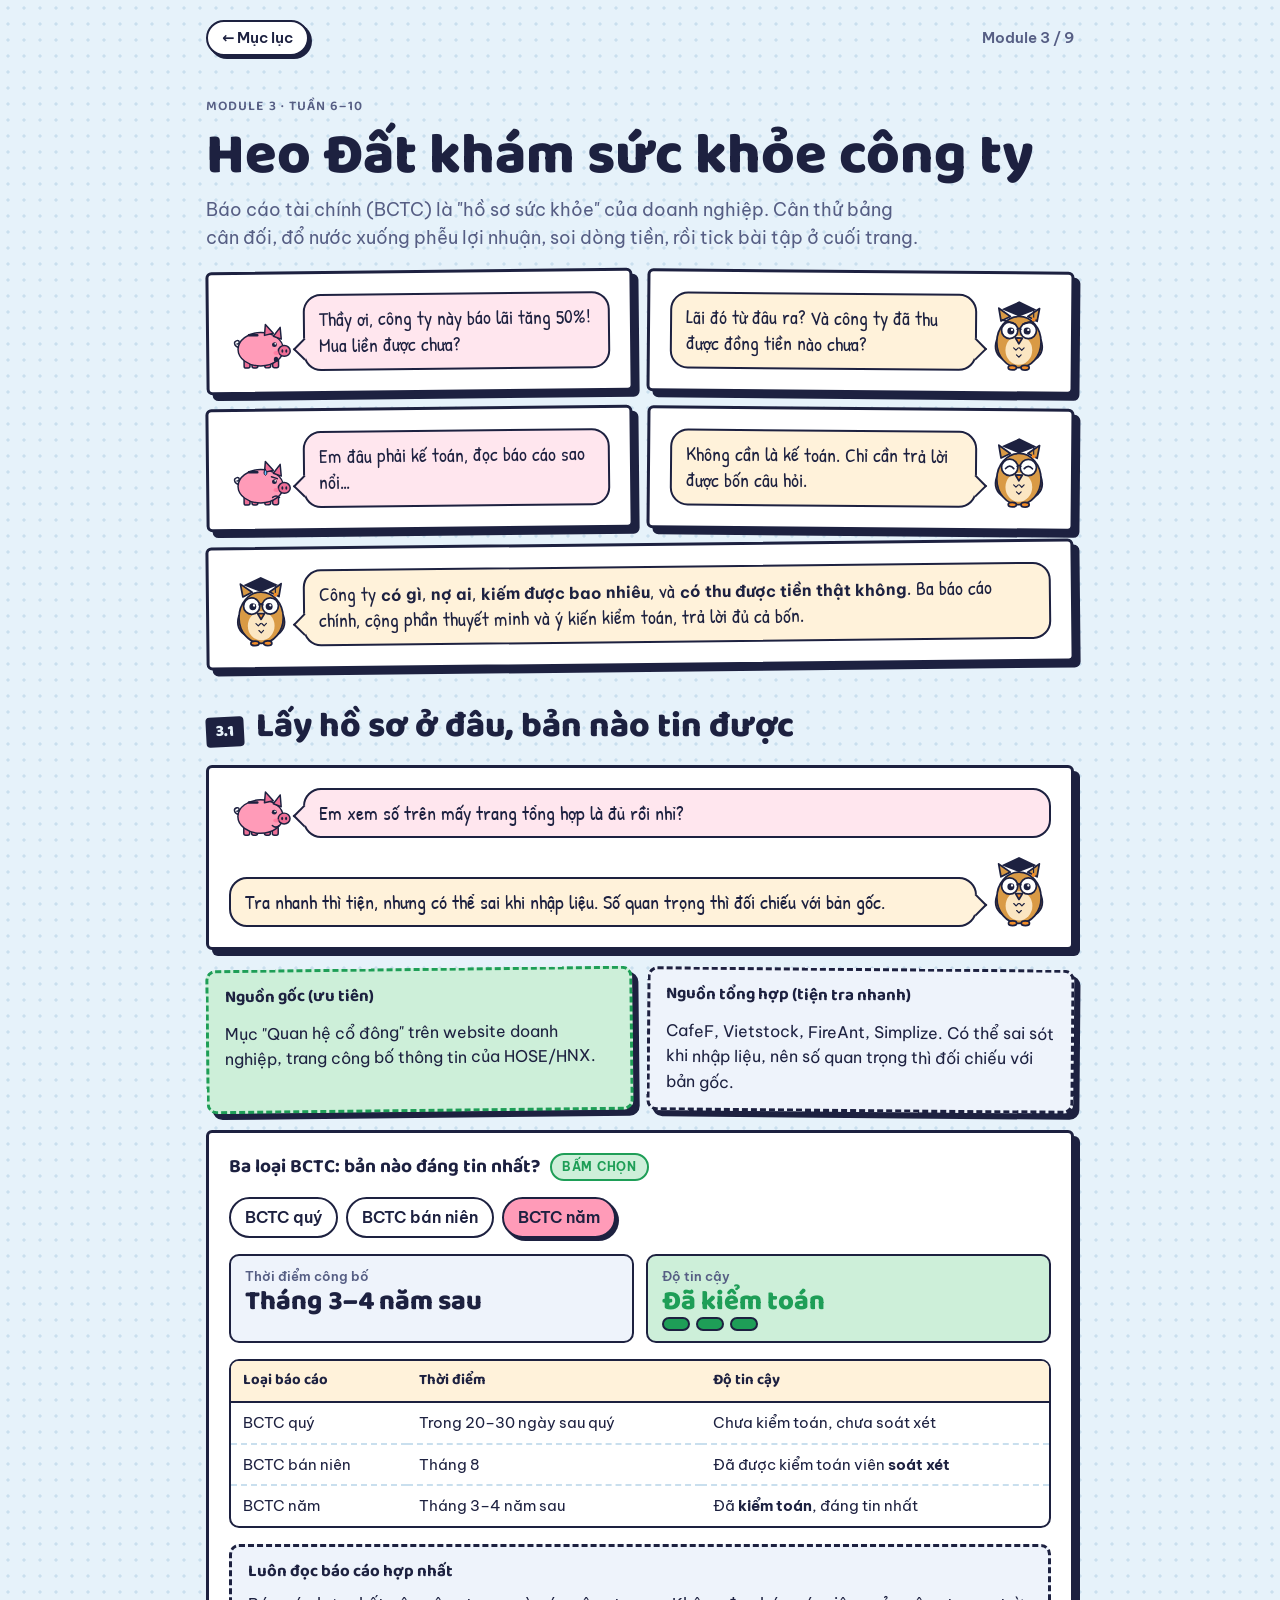
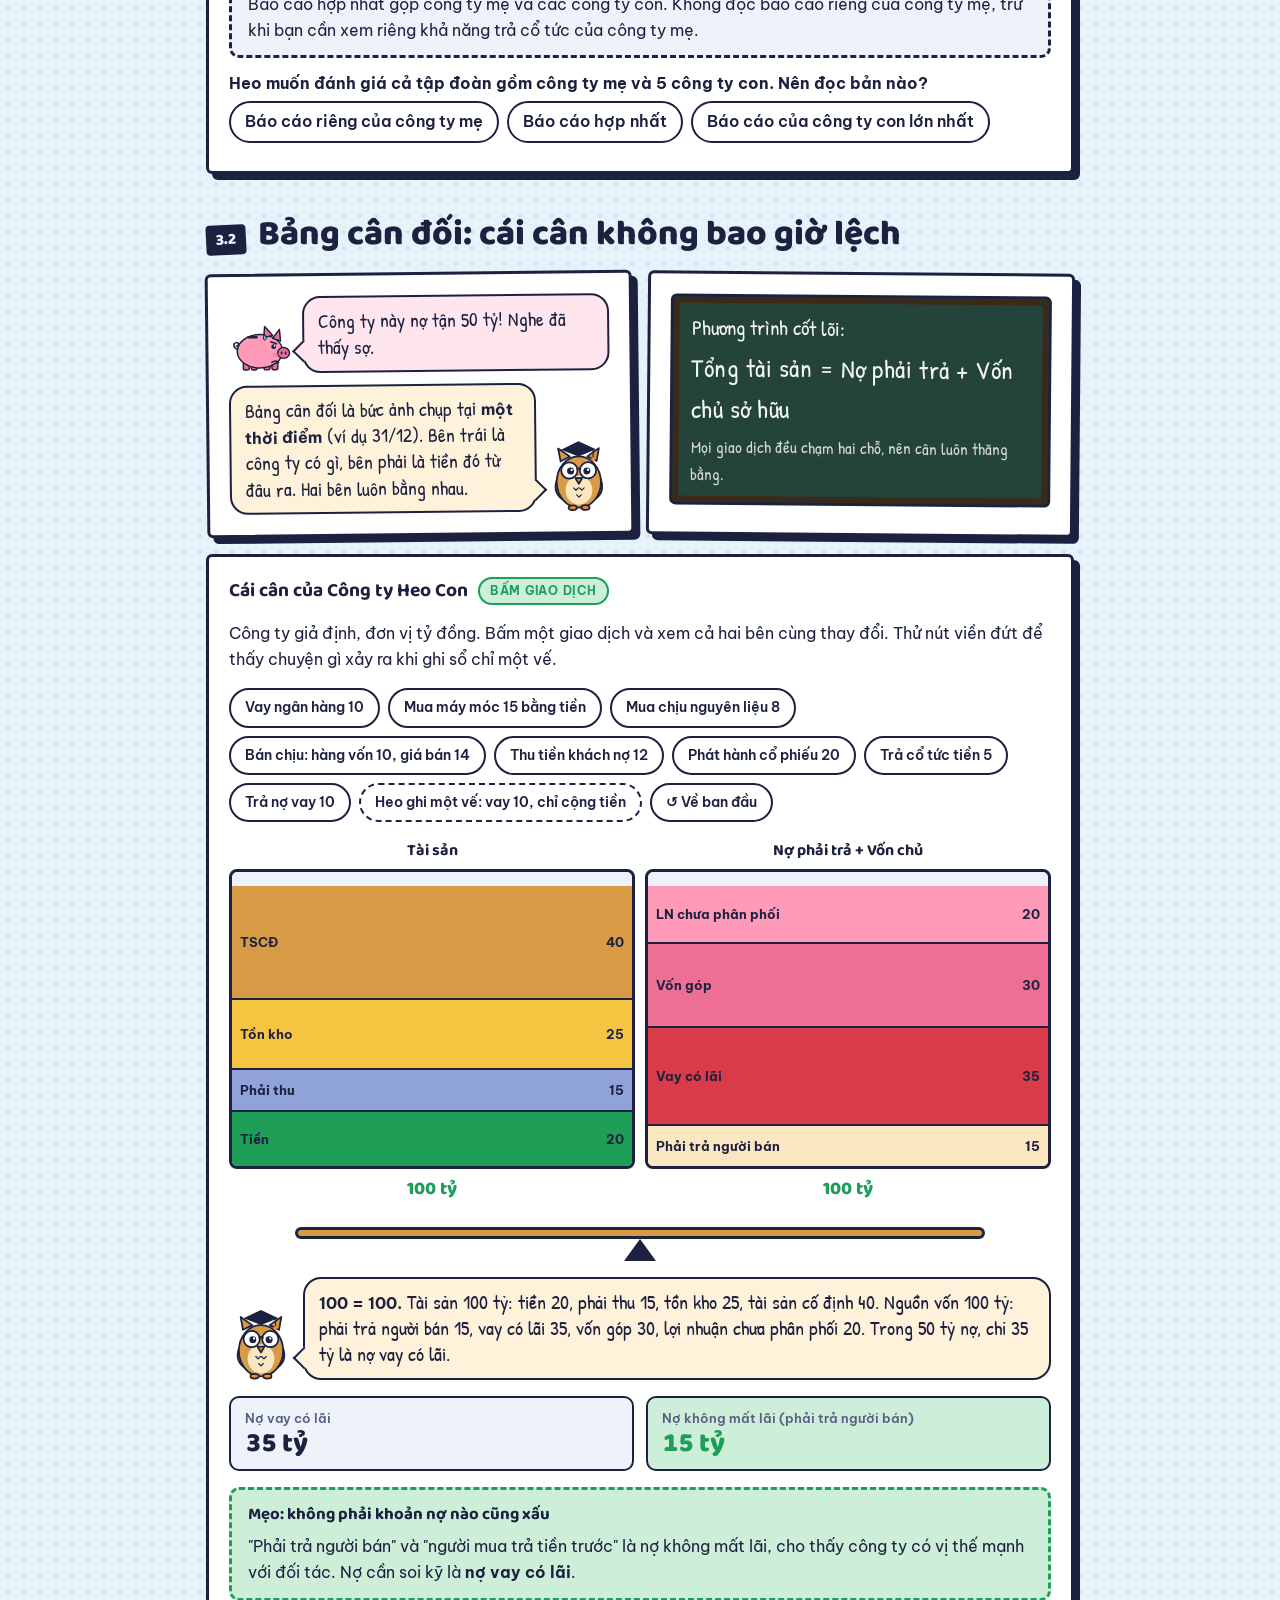
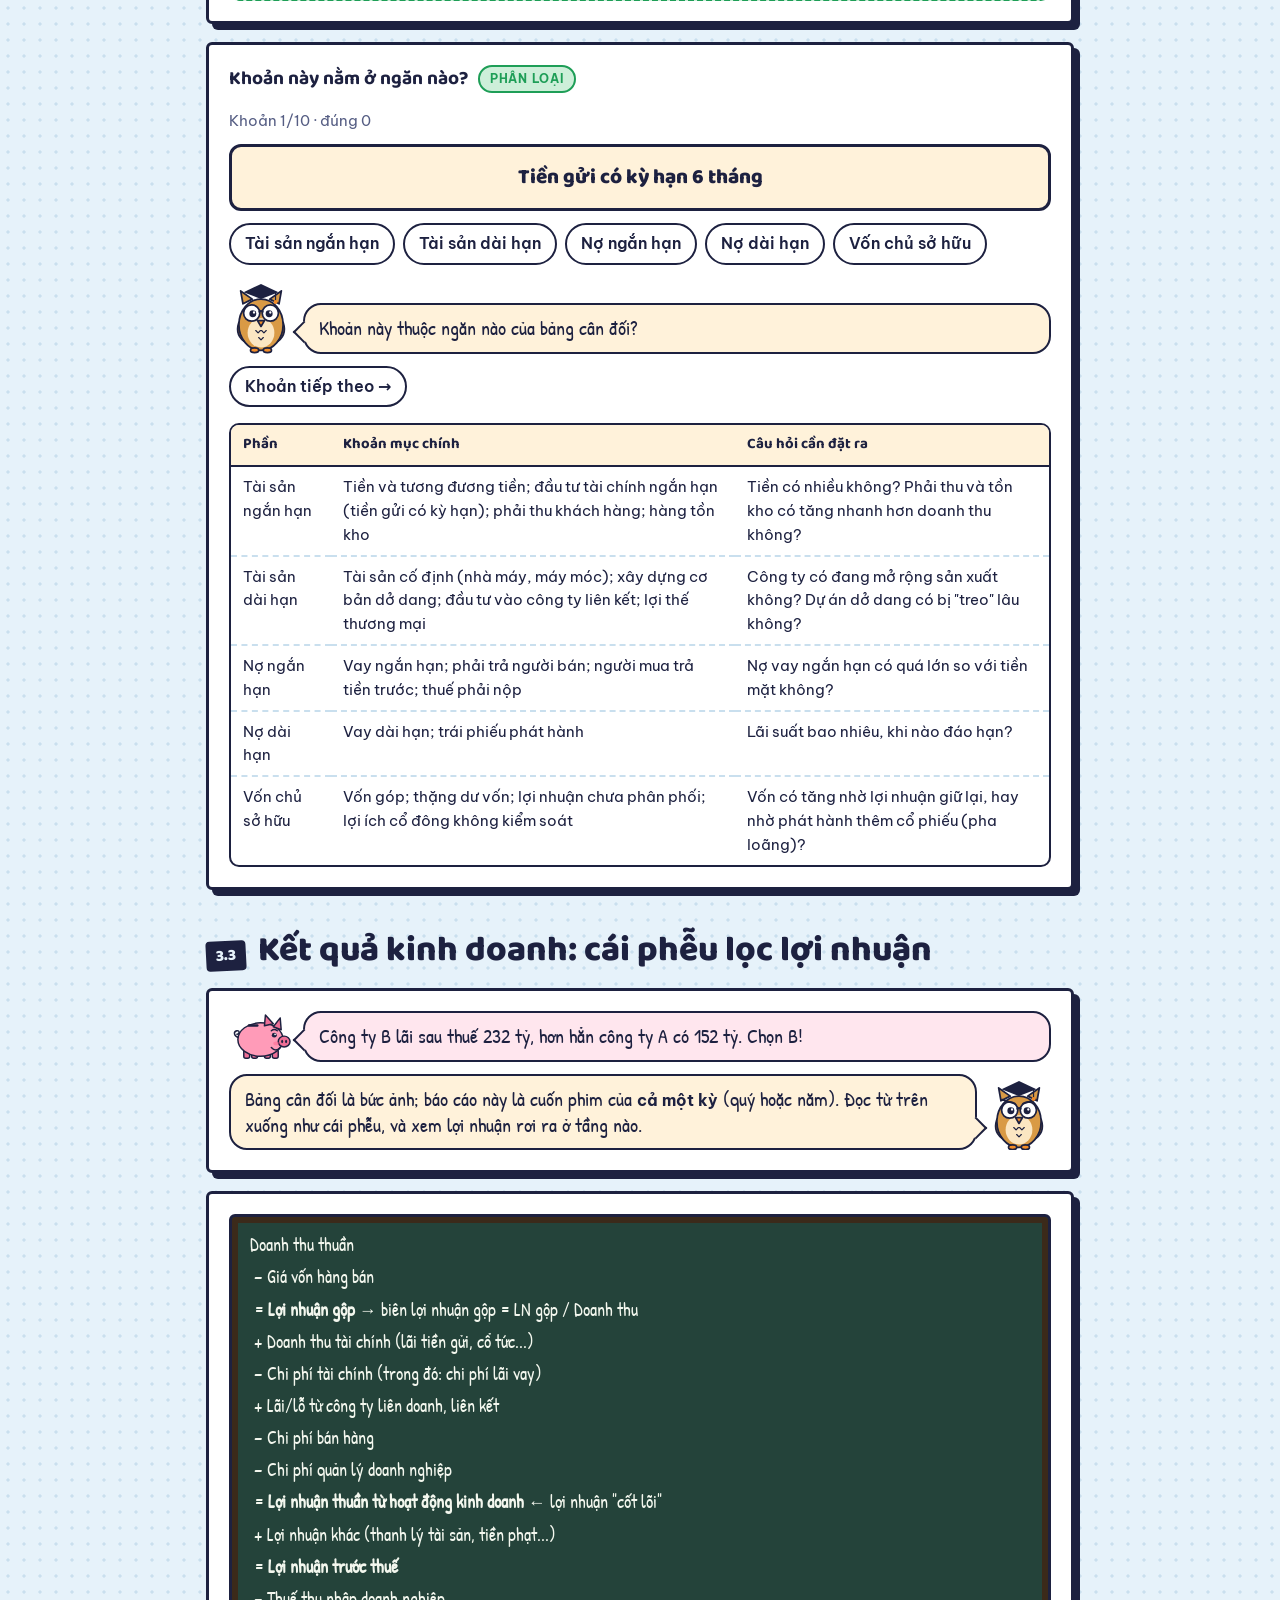
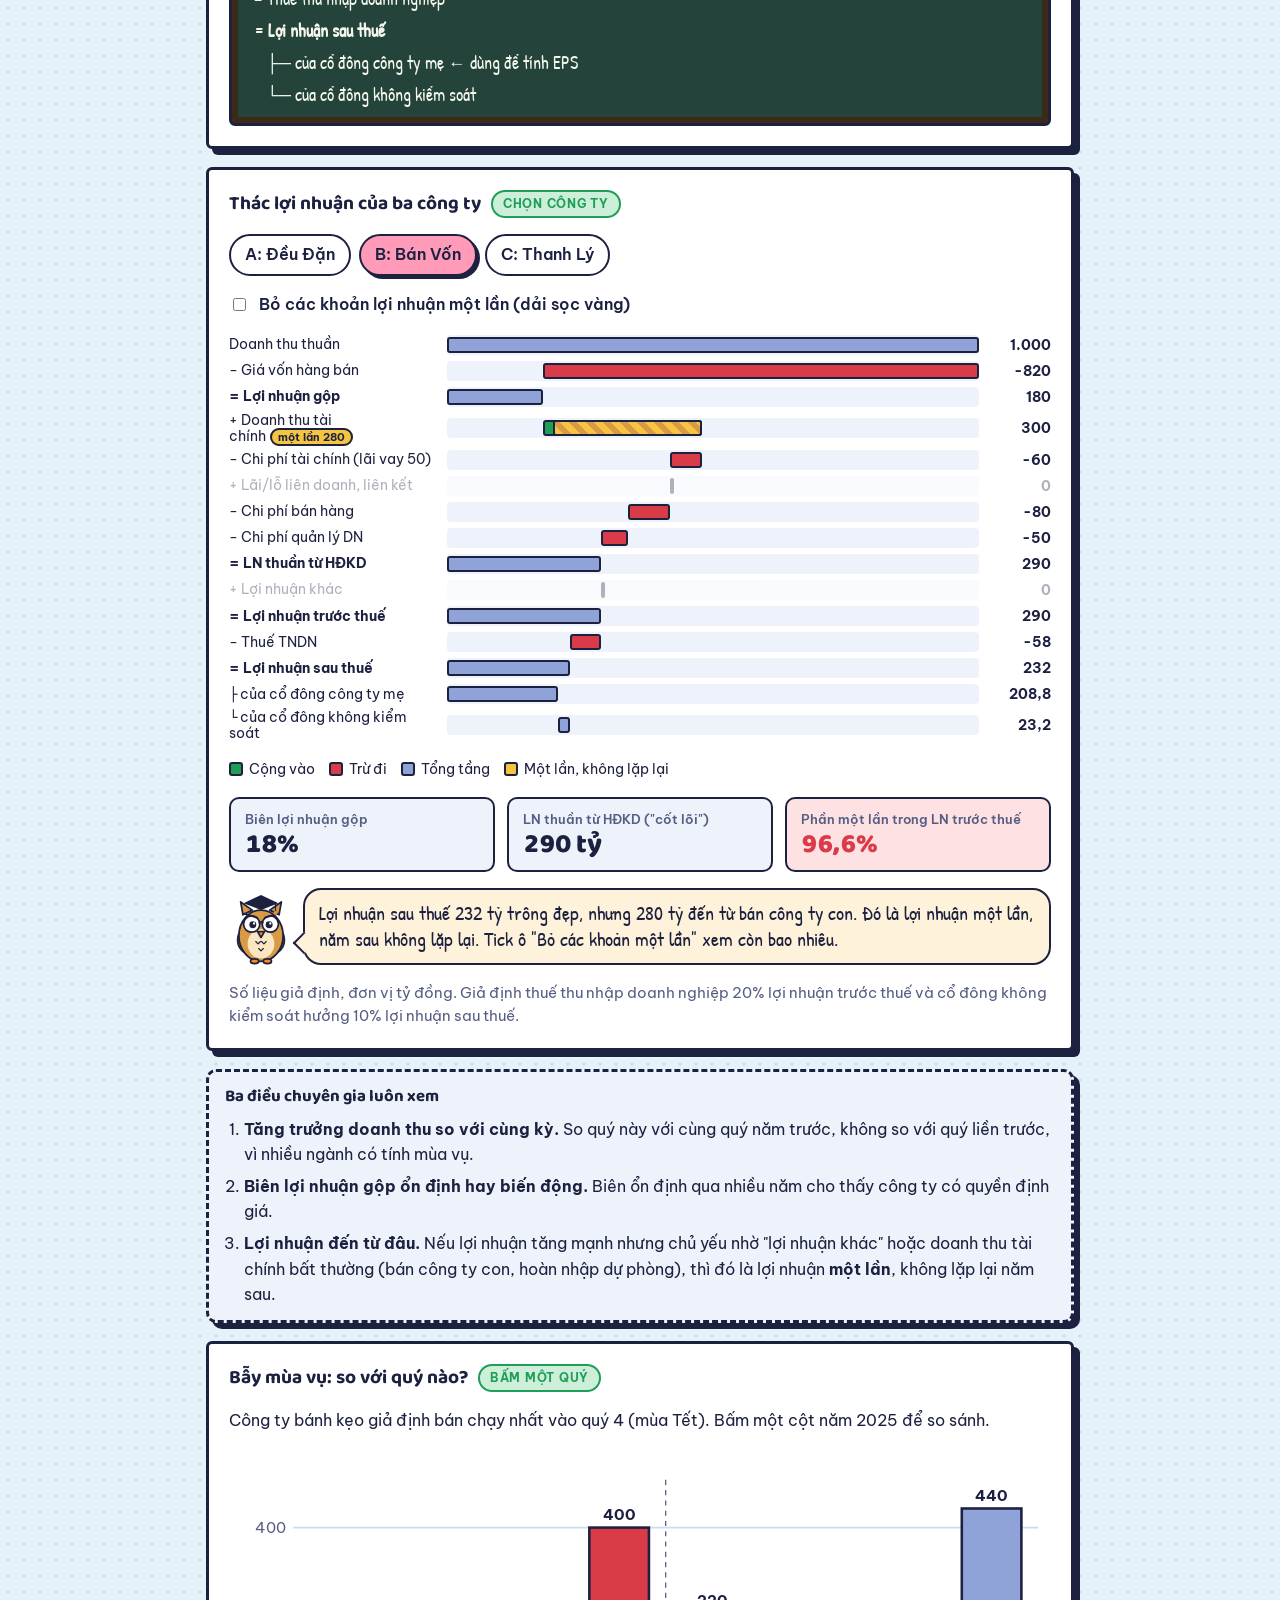
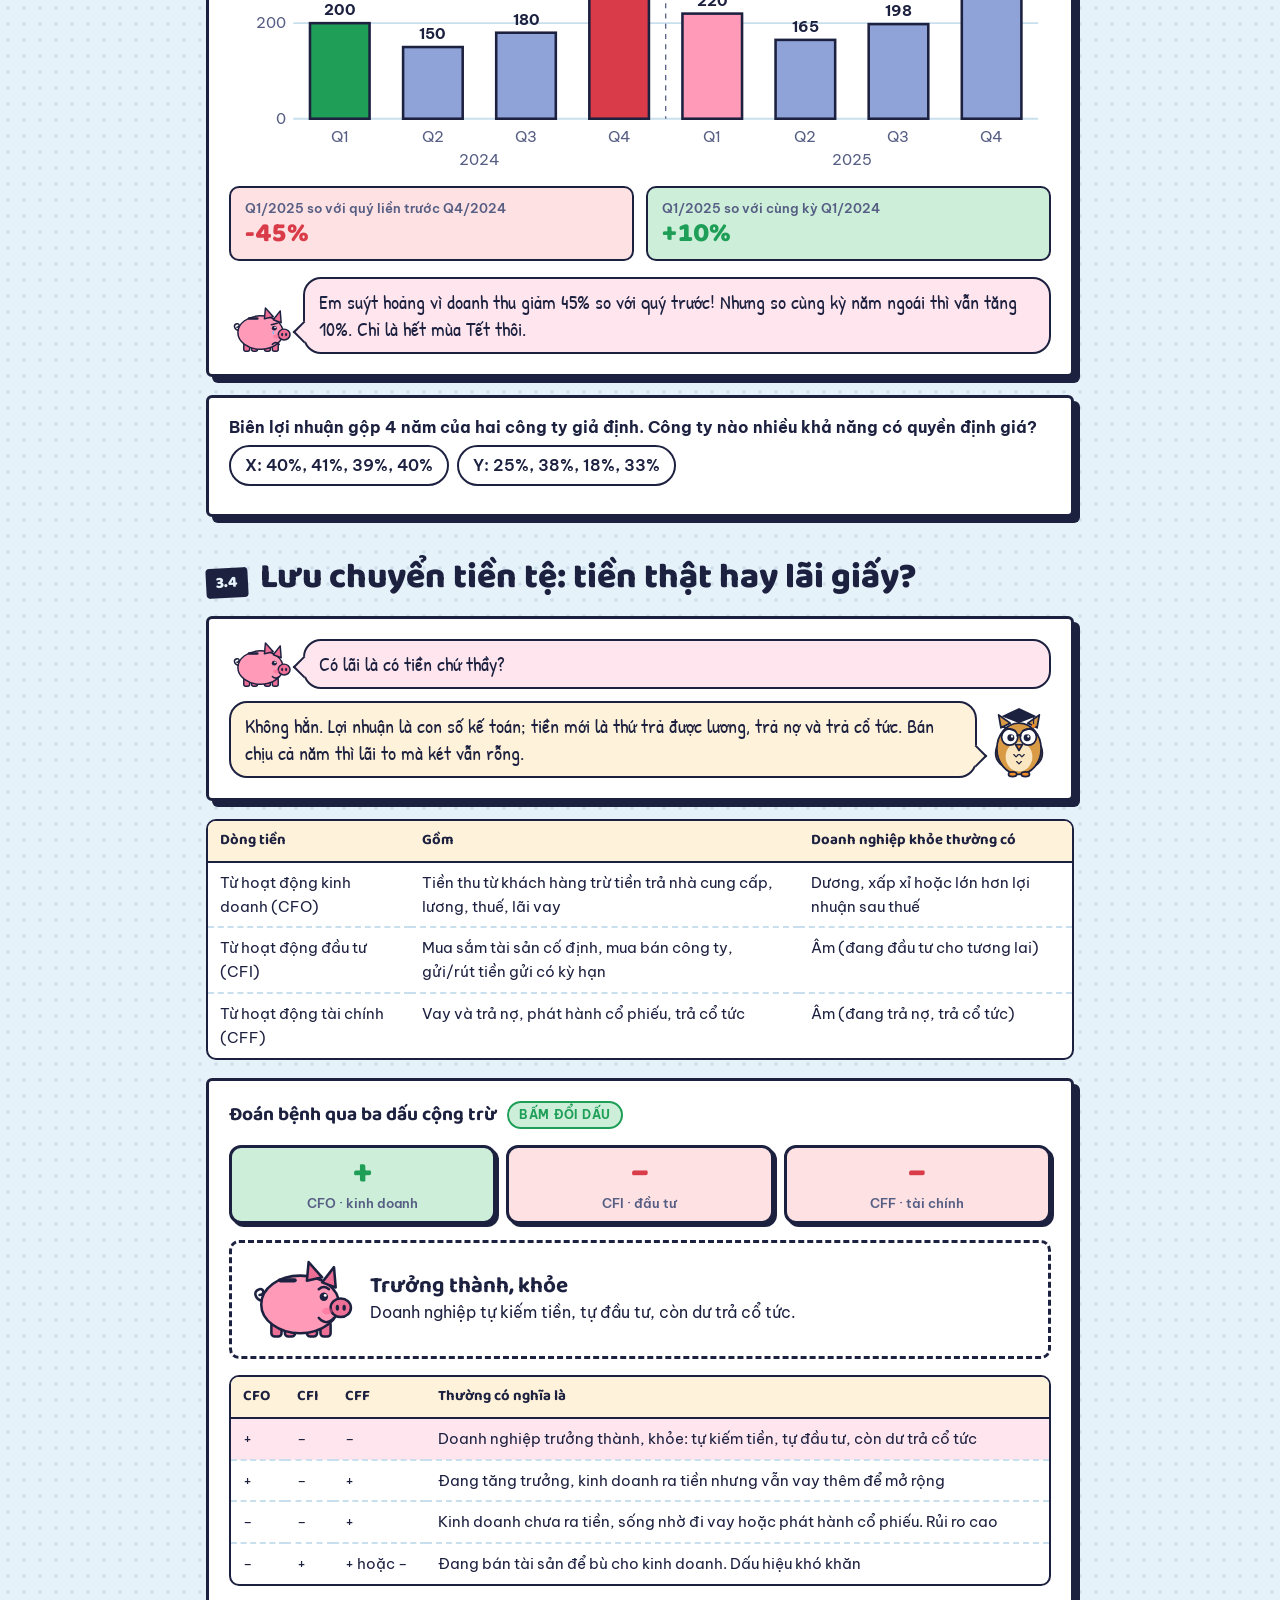
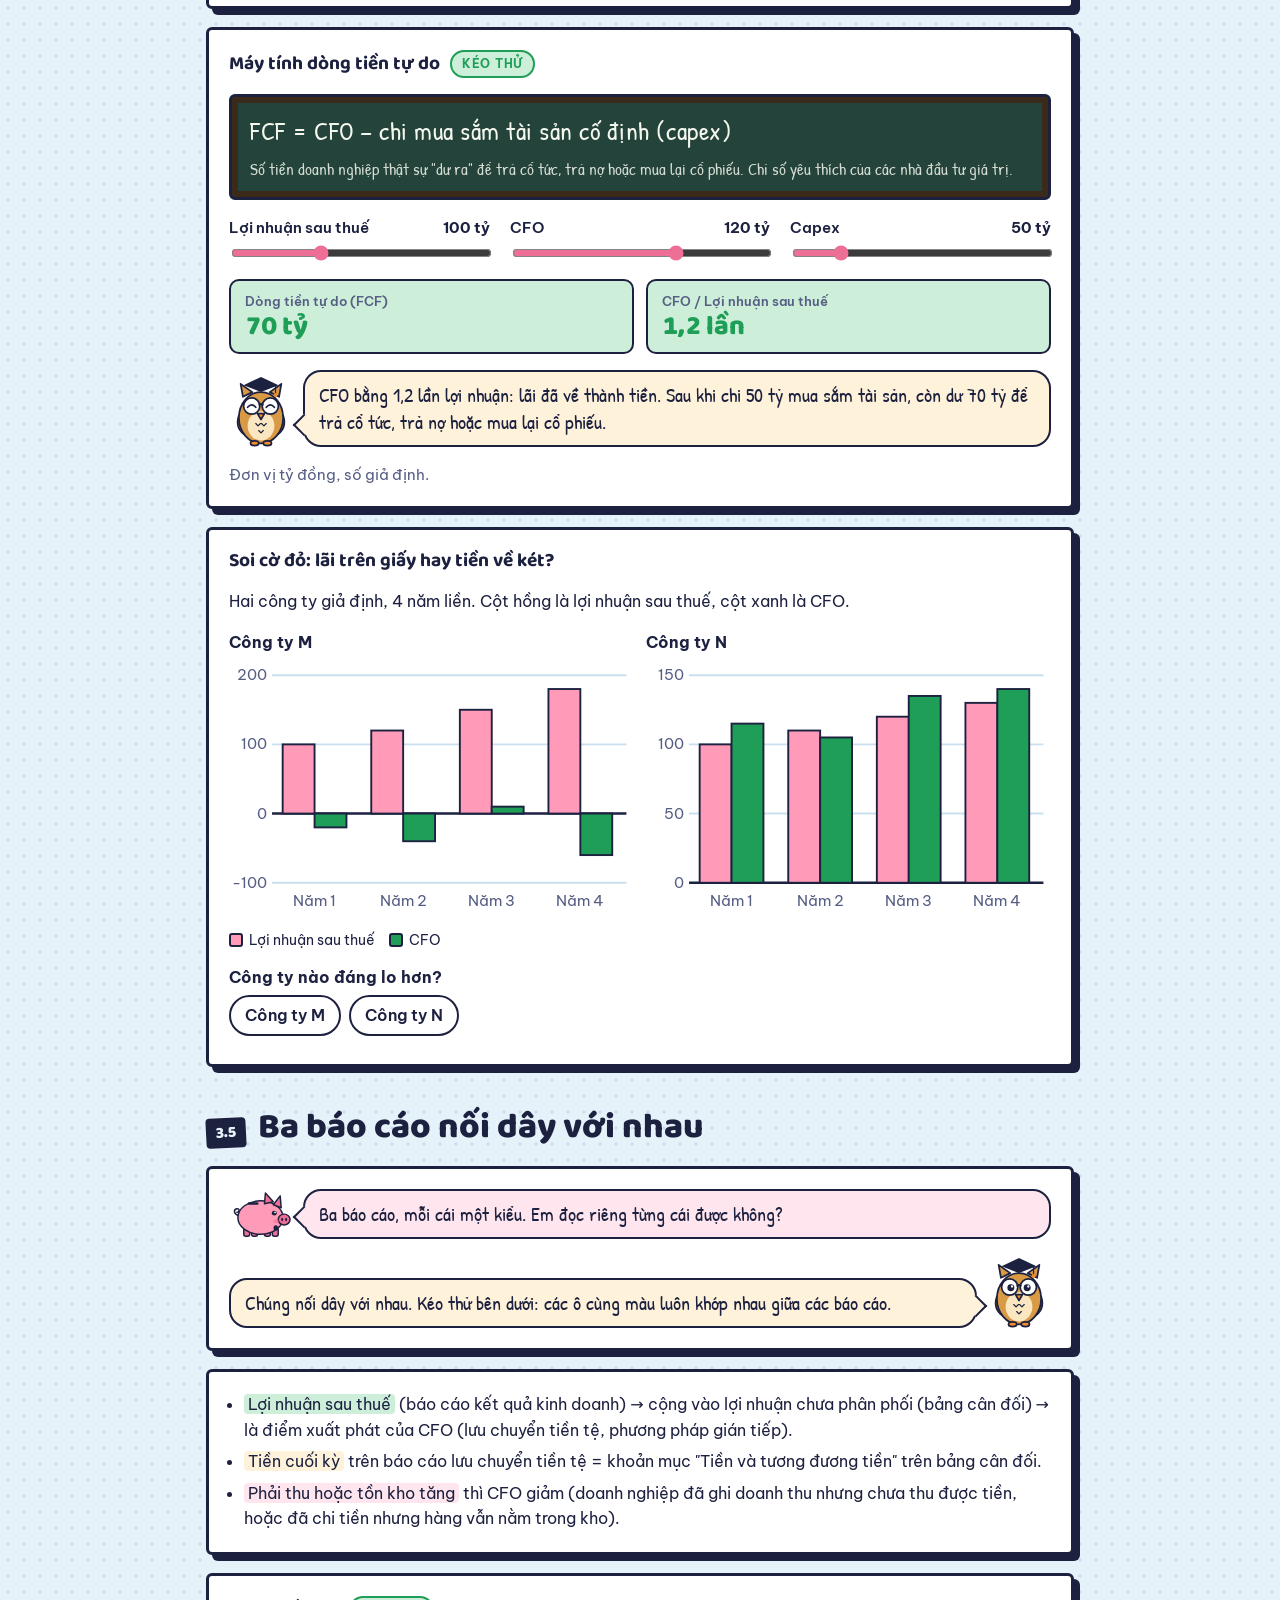
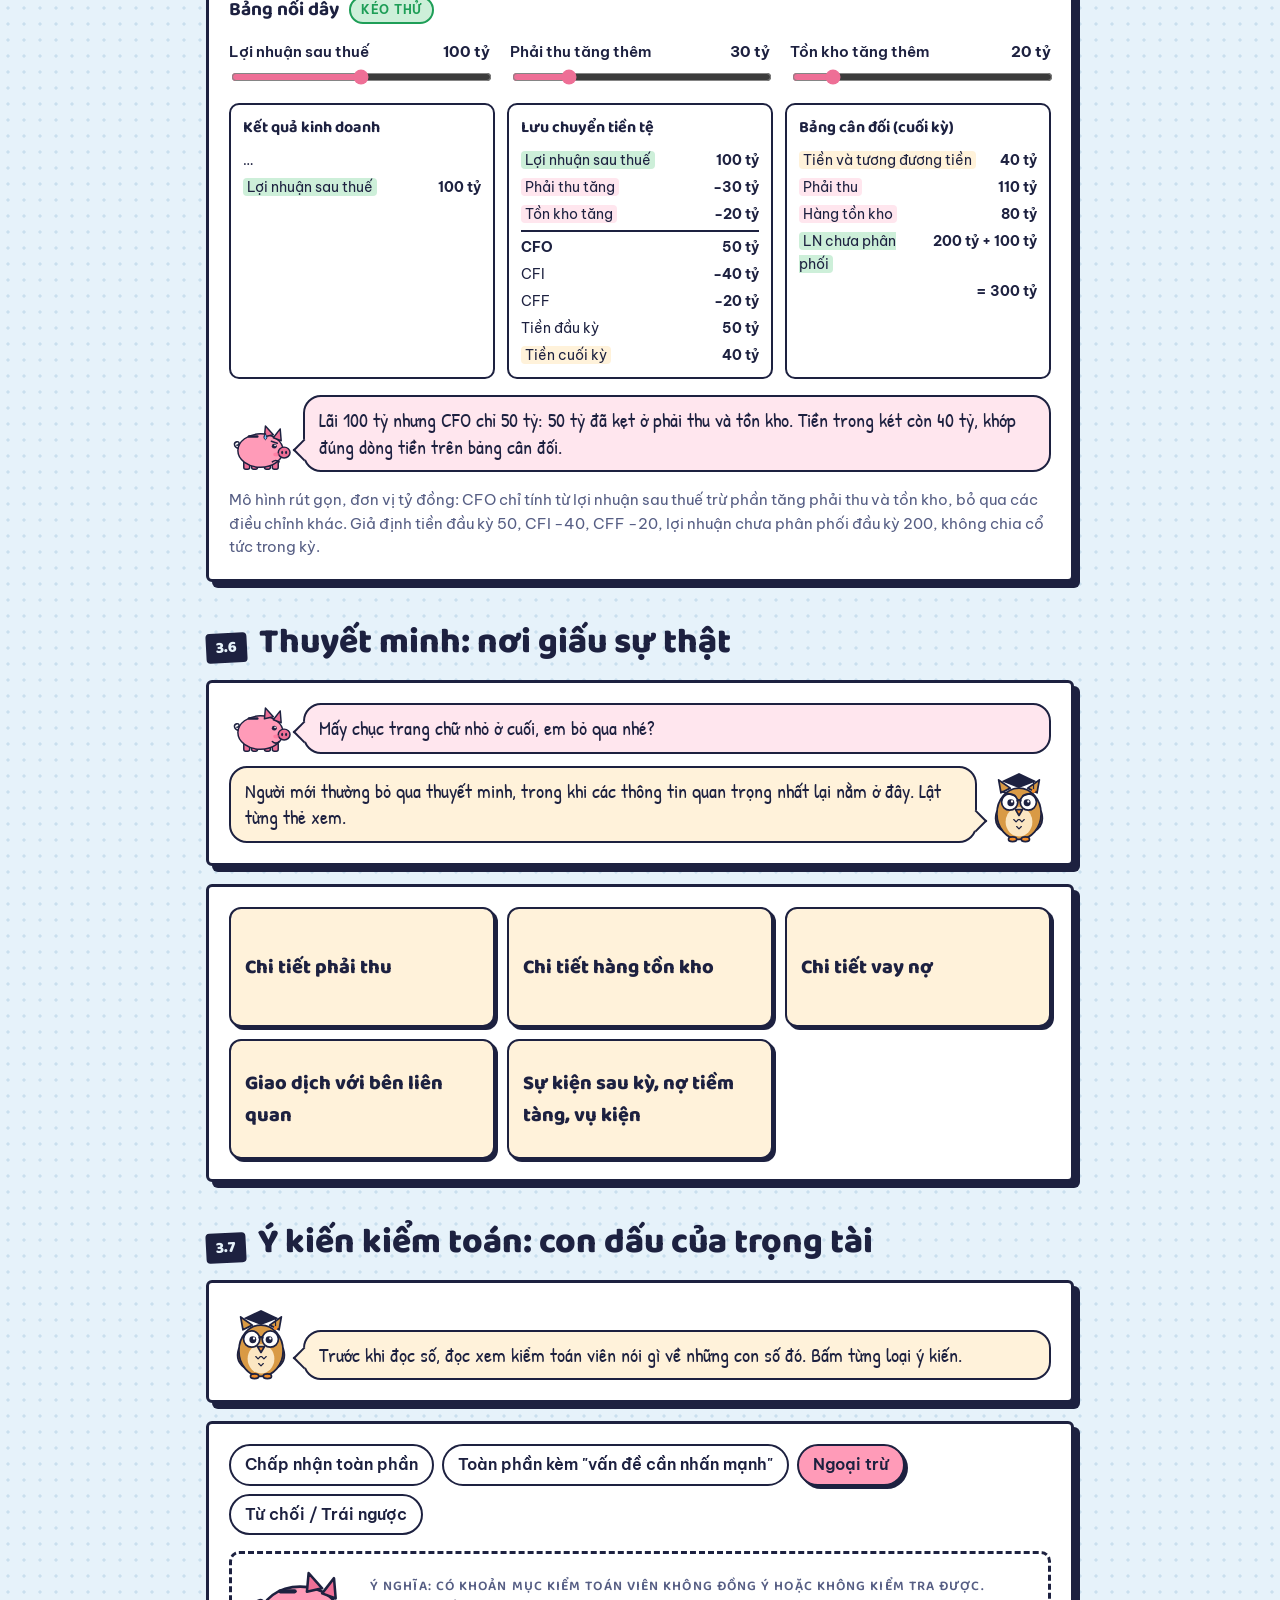
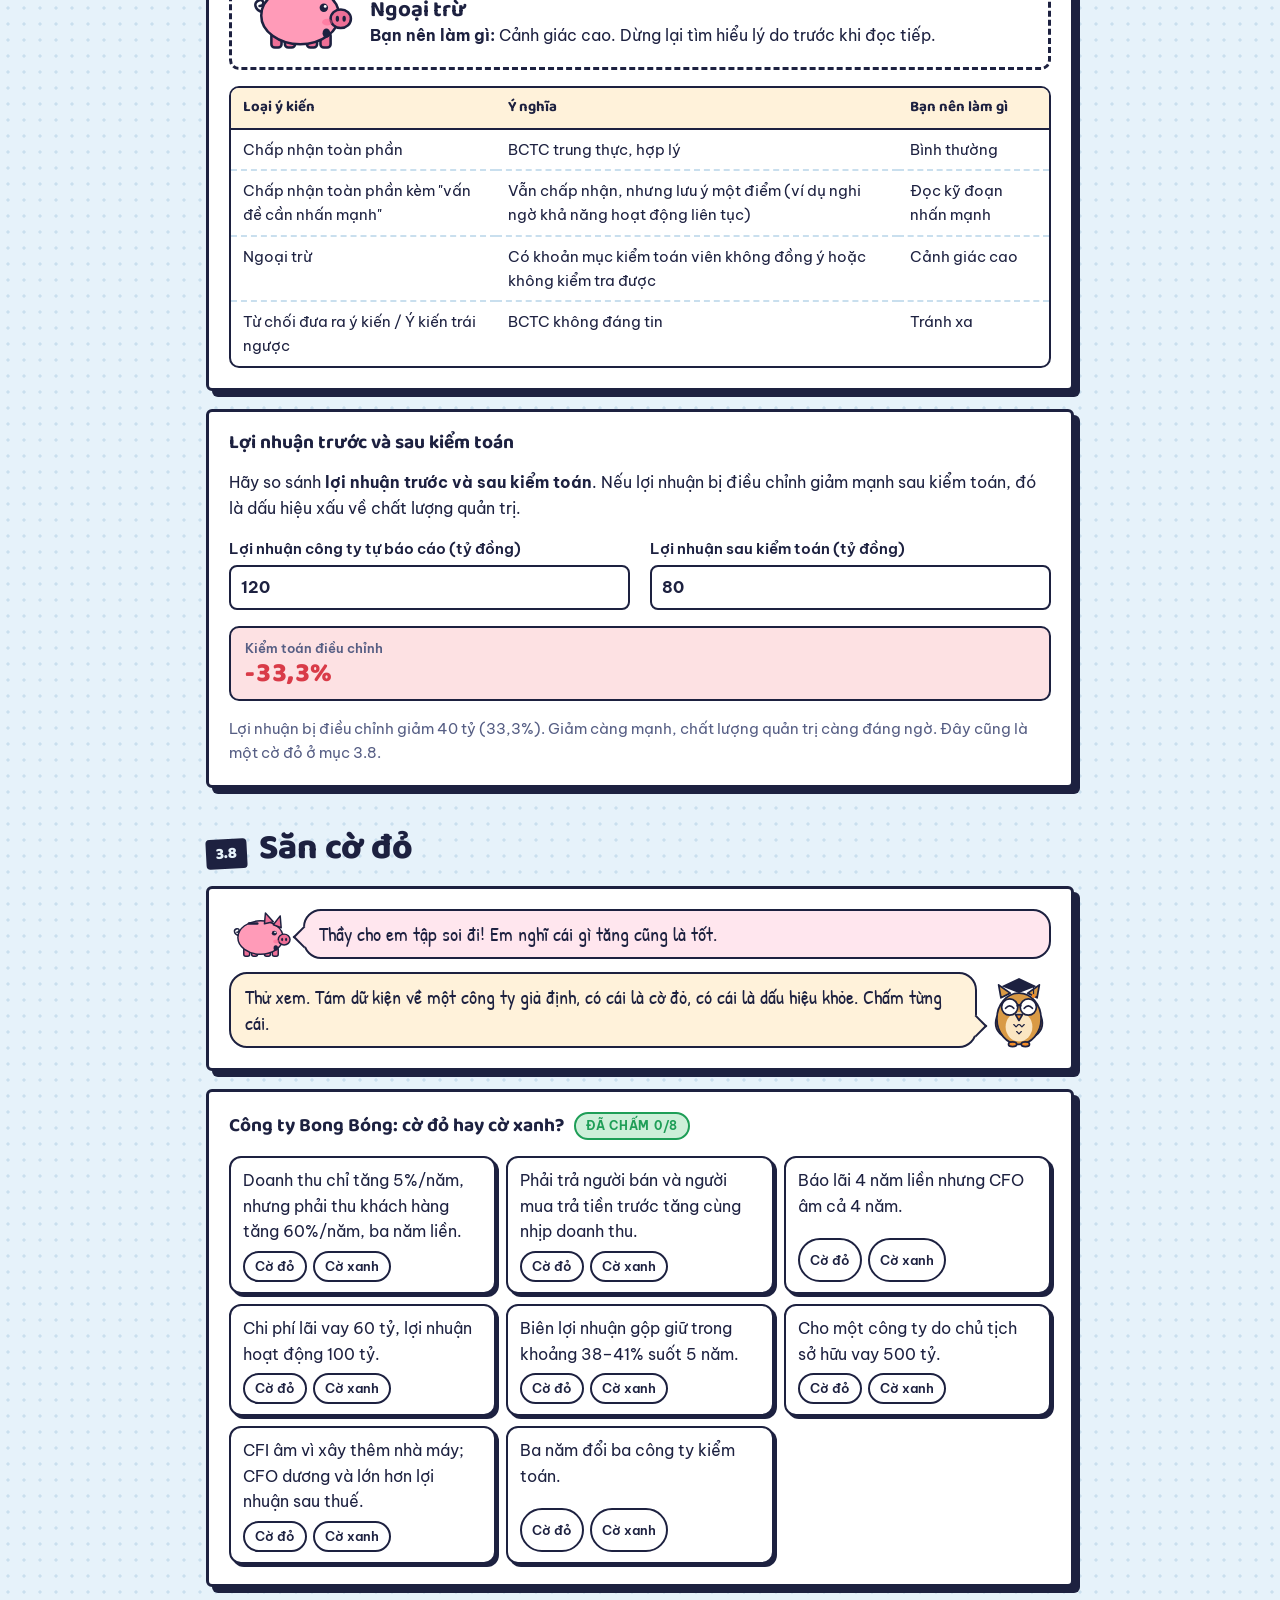
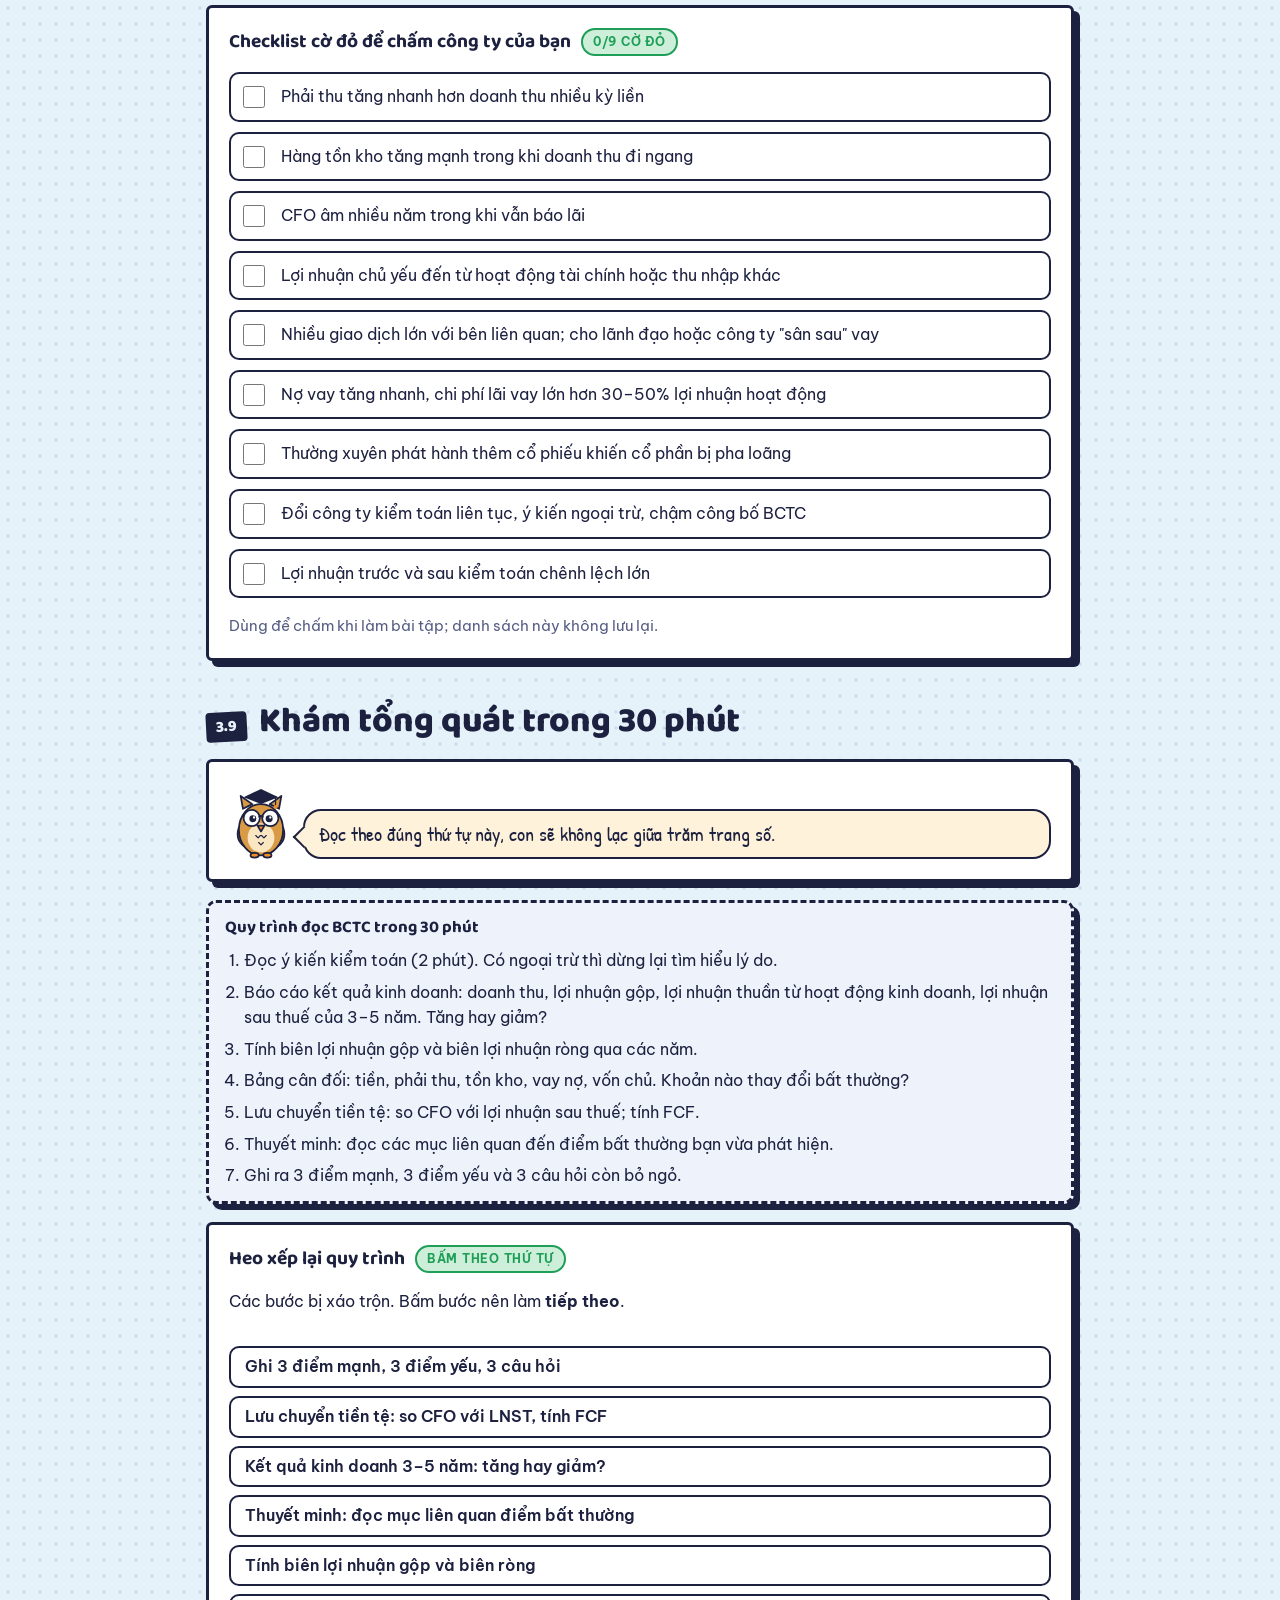
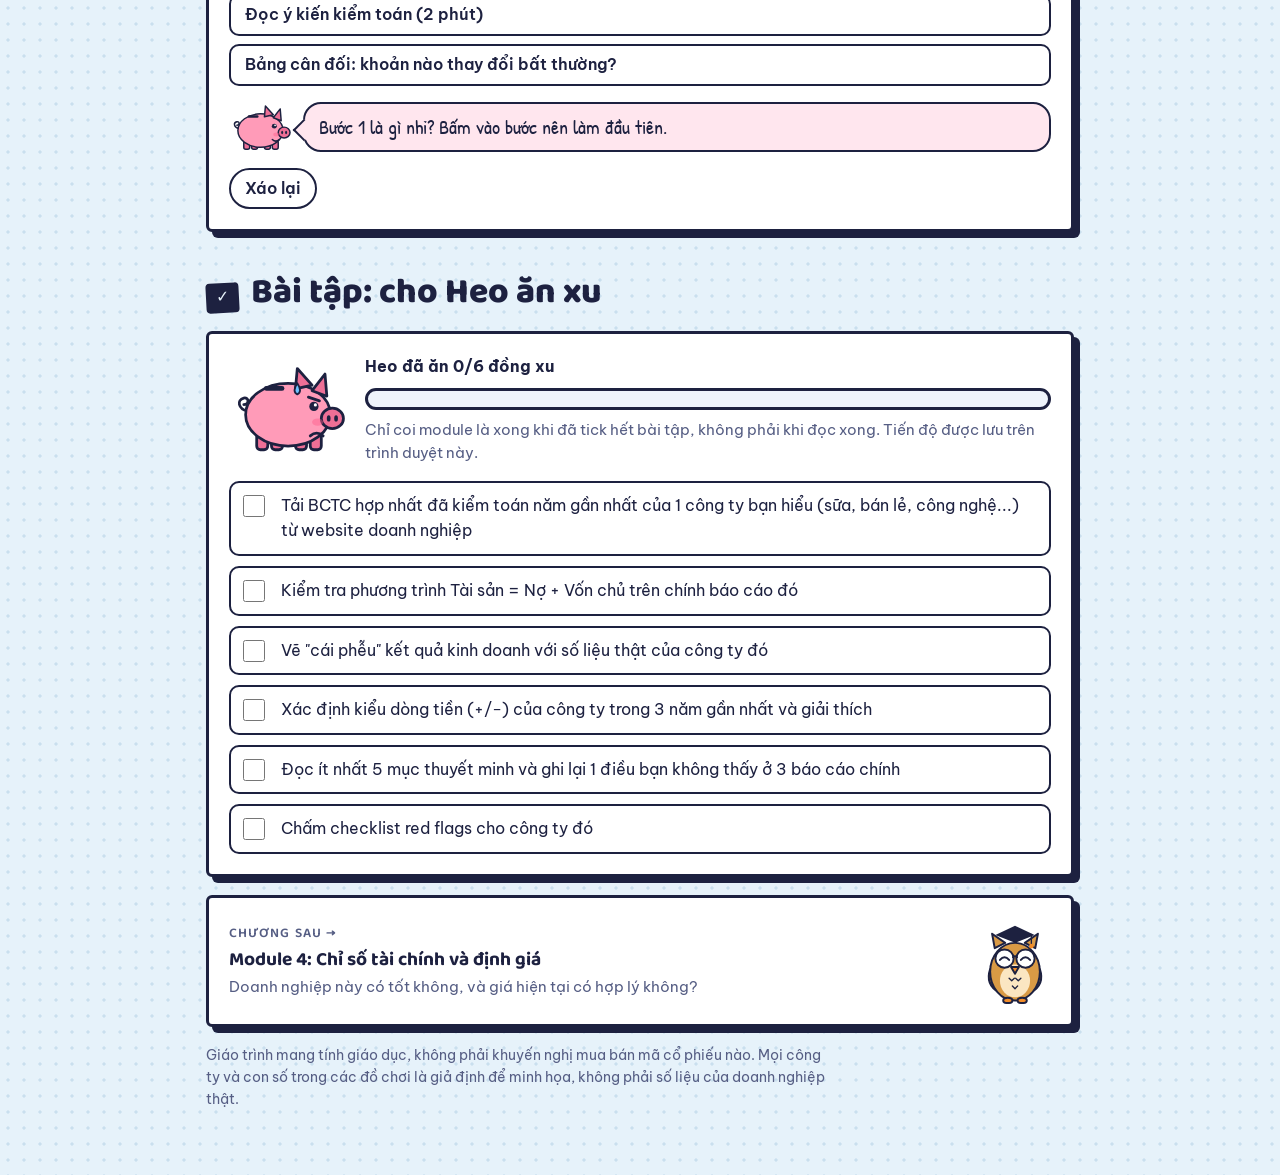
<file: 03-doc-bao-cao-tai-chinh.html>
<!doctype html>
<html lang="vi">
<head>
<meta charset="utf-8">
<meta name="viewport" content="width=device-width, initial-scale=1, viewport-fit=cover">
<title>Heo Đất khám sức khỏe công ty</title>
<link rel="preconnect" href="https://fonts.googleapis.com">
<link rel="preconnect" href="https://fonts.gstatic.com" crossorigin>
<link rel="stylesheet" href="https://fonts.googleapis.com/css2?family=Baloo+2:wght@600;800&family=Be+Vietnam+Pro:wght@400;600;700&family=Patrick+Hand&display=swap">
<link rel="stylesheet" href="assets/truyen.css">
<style>
/* Riêng Module 3: thước tin cậy, cân bảng cân đối, thác lợi nhuận, dòng tiền, nối ba báo cáo, trò soi cờ đỏ */
.trust { display: flex; gap: 6px; }
.trust i { width: 28px; height: 14px; border: 2.5px solid var(--border); border-radius: 999px; background: var(--chip); }
.trust i.on { background: var(--money); }

.bs { display: grid; grid-template-columns: minmax(0, 1fr) minmax(0, 1fr); gap: 10px; }
.bs-col { display: grid; gap: 6px; align-content: start; }
.bs-col h4 { margin: 0; font-family: var(--f-display); font-size: 1rem; text-align: center; }
.bs-stack { height: 300px; border: 3px solid var(--border); border-radius: 8px; display: flex; flex-direction: column-reverse; overflow: hidden; background: var(--chip); }
.bs-seg { border-top: 2px solid var(--border); display: flex; align-items: center; justify-content: space-between; gap: 4px; padding: 0 8px; font-size: .8rem; font-weight: 700; color: #1D2140; overflow: hidden; white-space: nowrap; transition: flex-basis .3s ease; }
.bs-seg:last-child { border-top: 0; }
.bs-seg span:first-child { overflow: hidden; text-overflow: ellipsis; }
.bs-total { text-align: center; font-family: var(--f-display); font-weight: 800; font-size: 1.15rem; }
.beam { height: 12px; border: 3px solid var(--border); border-radius: 999px; background: var(--owl); transform-origin: 50% 50%; transition: transform .3s ease; margin: 6px 8% 0; }
.fulcrum { width: 0; height: 0; margin: 0 auto; border-left: 16px solid transparent; border-right: 16px solid transparent; border-bottom: 22px solid var(--border); }
.tx { display: flex; flex-wrap: wrap; gap: 8px; }
.tx .opt { font-size: .9rem; }
.tx .opt.bad { border-style: dashed; }

.wf { display: grid; gap: 4px; }
.wf-row { display: grid; grid-template-columns: minmax(0, 210px) minmax(0, 1fr) 64px; gap: 8px; align-items: center; font-size: .86rem; }
.wf-row .lb { line-height: 1.2; }
.wf-row.total .lb { font-weight: 700; }
.wf-row .vv { text-align: right; font-variant-numeric: tabular-nums; font-weight: 700; }
.wf-track { position: relative; height: 20px; background: var(--chip); border-radius: 4px; }
.wf-bar { position: absolute; top: 2px; bottom: 2px; border: 2px solid var(--border); border-radius: 3px; transition: left .3s ease, width .3s ease; }
.wf-bar.up { background: var(--money); }
.wf-bar.down { background: var(--warn); }
.wf-bar.sum { background: var(--save); }
.wf-bar.once { background: repeating-linear-gradient(45deg, var(--gold) 0 6px, var(--owl) 6px 12px); }
.wf-row.dim { opacity: .35; }
.badge { font-size: .7rem; font-weight: 700; padding: 0 6px; border-radius: 999px; background: var(--gold); color: #1D2140; border: 2px solid var(--border); margin-left: 4px; white-space: nowrap; }
@media (max-width: 520px) { .wf-row { grid-template-columns: minmax(0, 120px) minmax(0, 1fr) 46px; font-size: .76rem; gap: 6px; } }

.chart-box svg text.lbl { fill: var(--ink); font-weight: 700; }
.toggle-row { display: flex; gap: 10px; align-items: center; flex-wrap: wrap; font-weight: 600; }

.signs { display: grid; grid-template-columns: repeat(3, minmax(0, 1fr)); gap: 10px; }
.sign { font: inherit; cursor: pointer; color: var(--ink); border: 3px solid var(--border); border-radius: 12px; background: var(--chip); padding: 8px; display: grid; justify-items: center; gap: 2px; box-shadow: 3px 3px 0 var(--hard); }
.sign .s { font-family: var(--f-display); font-weight: 800; font-size: 2.2rem; line-height: 1; }
.sign.plus { background: var(--money-soft); } .sign.plus .s { color: var(--money); }
.sign.minus { background: var(--warn-soft); } .sign.minus .s { color: var(--warn); }
.sign small { font-size: .8rem; color: var(--muted); font-weight: 600; text-align: center; }

.links { display: grid; grid-template-columns: repeat(3, minmax(0, 1fr)); gap: 12px; }
@media (max-width: 700px) { .links { grid-template-columns: 1fr; } }
.ledger { border: 2.5px solid var(--border); border-radius: 10px; padding: 10px 12px; background: var(--panel); display: grid; gap: 4px; align-content: start; font-size: .9rem; }
.ledger h4 { margin: 0 0 4px; font-family: var(--f-display); font-size: 1rem; }
.ledger .ln { display: flex; justify-content: space-between; gap: 8px; font-variant-numeric: tabular-nums; }
.ledger .ln b { white-space: nowrap; }
.ledger .ln.sum { border-top: 2px solid var(--border); padding-top: 4px; font-weight: 700; }
.hl-a { background: var(--money-soft); border-radius: 4px; padding: 0 4px; }
.hl-b { background: var(--bubble-owl); border-radius: 4px; padding: 0 4px; }
.hl-c { background: var(--bubble-pig); border-radius: 4px; padding: 0 4px; }

.deck { display: grid; gap: 12px; }
.deck .item { font-family: var(--f-display); font-weight: 800; font-size: 1.3rem; border: 3px solid var(--border); border-radius: 12px; padding: 14px; background: var(--bubble-owl); text-align: center; }

.flags { display: grid; grid-template-columns: repeat(auto-fill, minmax(220px, 1fr)); gap: 10px; }
.fact { font: inherit; color: var(--ink); cursor: pointer; text-align: left; border: 2.5px solid var(--border); border-radius: 12px; background: var(--panel); padding: 10px 12px; display: grid; gap: 6px; box-shadow: 3px 3px 0 var(--hard); }
.fact .why { display: none; font-size: .88rem; }
.fact.red { background: var(--warn-soft); border-color: var(--warn); }
.fact.green { background: var(--money-soft); border-color: var(--money); }
.fact.red .why, .fact.green .why { display: block; }
.fact .act { display: flex; gap: 6px; flex-wrap: wrap; }
.fact .act .opt { font-size: .82rem; padding: 3px 10px; }

.order { display: grid; gap: 8px; }
.order .opt { width: 100%; border-radius: 10px; }
.order .opt.done { background: var(--money-soft); border-color: var(--money); cursor: default; }
.shake { animation: shake .3s ease; }
@keyframes shake { 25% { transform: translateX(-4px); } 75% { transform: translateX(4px); } }
</style>
</head>
<body>
<main class="book">

  <nav class="topnav"><a href="index.html">← Mục lục</a><span class="note">Module 3 / 9</span></nav>

  <!-- MỞ ĐẦU -->
  <header class="hero">
    <div class="hero-title">
      <span class="eyebrow">Module 3 · Tuần 6–10</span>
      <h1>Heo Đất khám sức khỏe công ty</h1>
      <p class="sub">Báo cáo tài chính (BCTC) là "hồ sơ sức khỏe" của doanh nghiệp. Cân thử bảng cân đối, đổ nước xuống phễu lợi nhuận, soi dòng tiền, rồi tick bài tập ở cuối trang.</p>
    </div>
    <div class="strip">
      <div class="panel">
        <div class="say pig"><span class="char" data-char="pig:wow"></span><p class="bubble">Thầy ơi, công ty này báo lãi tăng 50%! Mua liền được chưa?</p></div>
      </div>
      <div class="panel">
        <div class="say owl right"><p class="bubble">Lãi đó từ đâu ra? Và công ty đã thu được đồng tiền nào chưa?</p><span class="char" data-char="owl:stern"></span></div>
      </div>
      <div class="panel">
        <div class="say pig"><span class="char" data-char="pig:worried"></span><p class="bubble">Em đâu phải kế toán, đọc báo cáo sao nổi…</p></div>
      </div>
      <div class="panel">
        <div class="say owl right"><p class="bubble">Không cần là kế toán. Chỉ cần trả lời được bốn câu hỏi.</p><span class="char" data-char="owl:smile"></span></div>
      </div>
      <div class="panel wide">
        <div class="say owl"><span class="char" data-char="owl:talk"></span><p class="bubble">Công ty <b>có gì</b>, <b>nợ ai</b>, <b>kiếm được bao nhiêu</b>, và <b>có thu được tiền thật không</b>. Ba báo cáo chính, cộng phần thuyết minh và ý kiến kiểm toán, trả lời đủ cả bốn.</p></div>
      </div>
    </div>
  </header>

  <!-- 3.1 -->
  <section class="chapter" id="nguon">
    <div class="chapter-head"><span class="tag">3.1</span><h2>Lấy hồ sơ ở đâu, bản nào tin được</h2></div>
    <div class="panel talk">
      <div class="say pig"><span class="char" data-char="pig:happy"></span><p class="bubble">Em xem số trên mấy trang tổng hợp là đủ rồi nhỉ?</p></div>
      <div class="say owl right"><p class="bubble">Tra nhanh thì tiện, nhưng có thể sai khi nhập liệu. Số quan trọng thì đối chiếu với bản gốc.</p><span class="char" data-char="owl:talk"></span></div>
    </div>
    <div class="strip">
      <div class="panel callout good">
        <strong>Nguồn gốc (ưu tiên)</strong>
        <p>Mục "Quan hệ cổ đông" trên website doanh nghiệp, trang công bố thông tin của HOSE/HNX.</p>
      </div>
      <div class="panel callout">
        <strong>Nguồn tổng hợp (tiện tra nhanh)</strong>
        <p>CafeF, Vietstock, FireAnt, Simplize. Có thể sai sót khi nhập liệu, nên số quan trọng thì đối chiếu với bản gốc.</p>
      </div>
    </div>
    <div class="panel toy">
      <div class="toy-title"><h3>Ba loại BCTC: bản nào đáng tin nhất?</h3><span class="pill">Bấm chọn</span></div>
      <div class="tabs" role="group" aria-label="Chọn loại báo cáo" id="rptTabs">
        <button class="opt" type="button" data-r="0">BCTC quý</button>
        <button class="opt" type="button" data-r="1">BCTC bán niên</button>
        <button class="opt" type="button" data-r="2">BCTC năm</button>
      </div>
      <div class="result">
        <div class="stat"><div class="k">Thời điểm công bố</div><div class="v" id="rptWhen"></div></div>
        <div class="stat" id="rptTrustBox"><div class="k">Độ tin cậy</div><div class="v" id="rptTrust"></div><div class="trust" id="rptMeter" aria-hidden="true"><i></i><i></i><i></i></div></div>
      </div>
      <div class="tbl-wrap">
        <table class="tbl">
          <thead><tr><th>Loại báo cáo</th><th>Thời điểm</th><th>Độ tin cậy</th></tr></thead>
          <tbody>
            <tr><td>BCTC quý</td><td>Trong 20–30 ngày sau quý</td><td>Chưa kiểm toán, chưa soát xét</td></tr>
            <tr><td>BCTC bán niên</td><td>Tháng 8</td><td>Đã được kiểm toán viên <b>soát xét</b></td></tr>
            <tr><td>BCTC năm</td><td>Tháng 3–4 năm sau</td><td>Đã <b>kiểm toán</b>, đáng tin nhất</td></tr>
          </tbody>
        </table>
      </div>
      <div class="callout">
        <strong>Luôn đọc báo cáo hợp nhất</strong>
        <p>Báo cáo hợp nhất gộp công ty mẹ và các công ty con. Không đọc báo cáo riêng của công ty mẹ, trừ khi bạn cần xem riêng khả năng trả cổ tức của công ty mẹ.</p>
      </div>
      <div class="mcq q" data-answer="1" data-right="Đúng. Báo cáo hợp nhất gộp cả công ty mẹ và các công ty con, phản ánh toàn bộ tập đoàn." data-wrong="Chưa đúng. Báo cáo riêng của công ty mẹ chỉ dùng khi cần xem khả năng trả cổ tức của riêng công ty mẹ.">
        <h3>Heo muốn đánh giá cả tập đoàn gồm công ty mẹ và 5 công ty con. Nên đọc bản nào?</h3>
        <div class="opts">
          <button class="opt" type="button">Báo cáo riêng của công ty mẹ</button>
          <button class="opt" type="button">Báo cáo hợp nhất</button>
          <button class="opt" type="button">Báo cáo của công ty con lớn nhất</button>
        </div>
      </div>
    </div>
  </section>

  <!-- 3.2 -->
  <section class="chapter" id="can-doi">
    <div class="chapter-head"><span class="tag">3.2</span><h2>Bảng cân đối: cái cân không bao giờ lệch</h2></div>
    <div class="strip">
      <div class="panel">
        <div class="talk">
          <div class="say pig"><span class="char" data-char="pig:worried"></span><p class="bubble">Công ty này nợ tận 50 tỷ! Nghe đã thấy sợ.</p></div>
          <div class="say owl right"><p class="bubble">Bảng cân đối là bức ảnh chụp tại <b>một thời điểm</b> (ví dụ 31/12). Bên trái là công ty có gì, bên phải là tiền đó từ đâu ra. Hai bên luôn bằng nhau.</p><span class="char" data-char="owl:talk"></span></div>
        </div>
      </div>
      <div class="panel">
        <div class="chalk" aria-label="Phương trình kế toán">
          <span>Phương trình cốt lõi:</span>
          <span class="f">Tổng tài sản = Nợ phải trả + Vốn chủ sở hữu</span>
          <small>Mọi giao dịch đều chạm hai chỗ, nên cân luôn thăng bằng.</small>
        </div>
      </div>
    </div>

    <div class="panel toy">
      <div class="toy-title"><h3>Cái cân của Công ty Heo Con</h3><span class="pill">Bấm giao dịch</span></div>
      <p>Công ty giả định, đơn vị tỷ đồng. Bấm một giao dịch và xem cả hai bên cùng thay đổi. Thử nút viền đứt để thấy chuyện gì xảy ra khi ghi sổ chỉ một vế.</p>
      <div class="tx" id="txBtns"></div>
      <div class="bs">
        <div class="bs-col"><h4>Tài sản</h4><div class="bs-stack" id="bsLeft"></div><div class="bs-total" id="bsLT"></div></div>
        <div class="bs-col"><h4>Nợ phải trả + Vốn chủ</h4><div class="bs-stack" id="bsRight"></div><div class="bs-total" id="bsRT"></div></div>
      </div>
      <div><div class="beam" id="beam"></div><div class="fulcrum"></div></div>
      <div class="say owl"><span class="char" id="txOwl"></span><p class="bubble" id="txSay"></p></div>
      <div class="result">
        <div class="stat"><div class="k">Nợ vay có lãi</div><div class="v" id="bsDebt"></div></div>
        <div class="stat money"><div class="k">Nợ không mất lãi (phải trả người bán)</div><div class="v" id="bsFree"></div></div>
      </div>
      <div class="callout good">
        <strong>Mẹo: không phải khoản nợ nào cũng xấu</strong>
        <p>"Phải trả người bán" và "người mua trả tiền trước" là nợ không mất lãi, cho thấy công ty có vị thế mạnh với đối tác. Nợ cần soi kỹ là <b>nợ vay có lãi</b>.</p>
      </div>
    </div>

    <div class="panel toy">
      <div class="toy-title"><h3>Khoản này nằm ở ngăn nào?</h3><span class="pill">Phân loại</span></div>
      <div class="deck">
        <div class="note" id="deckCount"></div>
        <div class="item" id="deckItem"></div>
        <div class="opts" id="deckOpts"></div>
        <div class="say owl"><span class="char" id="deckOwl"></span><p class="bubble" id="deckSay"></p></div>
        <div><button class="opt" type="button" id="deckNext">Khoản tiếp theo →</button></div>
      </div>
      <div class="tbl-wrap">
        <table class="tbl">
          <thead><tr><th>Phần</th><th>Khoản mục chính</th><th>Câu hỏi cần đặt ra</th></tr></thead>
          <tbody>
            <tr><td>Tài sản ngắn hạn</td><td>Tiền và tương đương tiền; đầu tư tài chính ngắn hạn (tiền gửi có kỳ hạn); phải thu khách hàng; hàng tồn kho</td><td>Tiền có nhiều không? Phải thu và tồn kho có tăng nhanh hơn doanh thu không?</td></tr>
            <tr><td>Tài sản dài hạn</td><td>Tài sản cố định (nhà máy, máy móc); xây dựng cơ bản dở dang; đầu tư vào công ty liên kết; lợi thế thương mại</td><td>Công ty có đang mở rộng sản xuất không? Dự án dở dang có bị "treo" lâu không?</td></tr>
            <tr><td>Nợ ngắn hạn</td><td>Vay ngắn hạn; phải trả người bán; người mua trả tiền trước; thuế phải nộp</td><td>Nợ vay ngắn hạn có quá lớn so với tiền mặt không?</td></tr>
            <tr><td>Nợ dài hạn</td><td>Vay dài hạn; trái phiếu phát hành</td><td>Lãi suất bao nhiêu, khi nào đáo hạn?</td></tr>
            <tr><td>Vốn chủ sở hữu</td><td>Vốn góp; thặng dư vốn; lợi nhuận chưa phân phối; lợi ích cổ đông không kiểm soát</td><td>Vốn có tăng nhờ lợi nhuận giữ lại, hay nhờ phát hành thêm cổ phiếu (pha loãng)?</td></tr>
          </tbody>
        </table>
      </div>
    </div>
  </section>

  <!-- 3.3 -->
  <section class="chapter" id="ket-qua">
    <div class="chapter-head"><span class="tag">3.3</span><h2>Kết quả kinh doanh: cái phễu lọc lợi nhuận</h2></div>
    <div class="panel talk">
      <div class="say pig"><span class="char" data-char="pig:proud"></span><p class="bubble">Công ty B lãi sau thuế 232 tỷ, hơn hẳn công ty A có 152 tỷ. Chọn B!</p></div>
      <div class="say owl right"><p class="bubble">Bảng cân đối là bức ảnh; báo cáo này là cuốn phim của <b>cả một kỳ</b> (quý hoặc năm). Đọc từ trên xuống như cái phễu, và xem lợi nhuận rơi ra ở tầng nào.</p><span class="char" data-char="owl:stern"></span></div>
    </div>

    <div class="panel">
      <div class="chalk" aria-label="Cấu trúc báo cáo kết quả kinh doanh" style="font-size:1.1rem">
<span>Doanh thu thuần</span>
<span>&nbsp;− Giá vốn hàng bán</span>
<span>&nbsp;= <b>Lợi nhuận gộp</b> → biên lợi nhuận gộp = LN gộp / Doanh thu</span>
<span>&nbsp;+ Doanh thu tài chính (lãi tiền gửi, cổ tức...)</span>
<span>&nbsp;− Chi phí tài chính (trong đó: chi phí lãi vay)</span>
<span>&nbsp;+ Lãi/lỗ từ công ty liên doanh, liên kết</span>
<span>&nbsp;− Chi phí bán hàng</span>
<span>&nbsp;− Chi phí quản lý doanh nghiệp</span>
<span>&nbsp;= <b>Lợi nhuận thuần từ hoạt động kinh doanh</b> ← lợi nhuận "cốt lõi"</span>
<span>&nbsp;+ Lợi nhuận khác (thanh lý tài sản, tiền phạt...)</span>
<span>&nbsp;= <b>Lợi nhuận trước thuế</b></span>
<span>&nbsp;− Thuế thu nhập doanh nghiệp</span>
<span>&nbsp;= <b>Lợi nhuận sau thuế</b></span>
<span>&nbsp;&nbsp;&nbsp;&nbsp;├─ của cổ đông công ty mẹ ← dùng để tính EPS</span>
<span>&nbsp;&nbsp;&nbsp;&nbsp;└─ của cổ đông không kiểm soát</span>
      </div>
    </div>

    <div class="panel toy">
      <div class="toy-title"><h3>Thác lợi nhuận của ba công ty</h3><span class="pill">Chọn công ty</span></div>
      <div class="tabs" role="group" aria-label="Chọn công ty" id="isTabs">
        <button class="opt" type="button" data-s="A">A: Đều Đặn</button>
        <button class="opt" type="button" data-s="B">B: Bán Vốn</button>
        <button class="opt" type="button" data-s="C">C: Thanh Lý</button>
      </div>
      <label class="toggle-row"><input type="checkbox" id="isStrip"> Bỏ các khoản lợi nhuận một lần (dải sọc vàng)</label>
      <div class="wf" id="wf"></div>
      <div class="legend"><span><i style="background:var(--money)"></i>Cộng vào</span><span><i style="background:var(--warn)"></i>Trừ đi</span><span><i style="background:var(--save)"></i>Tổng tầng</span><span><i style="background:var(--gold)"></i>Một lần, không lặp lại</span></div>
      <div class="result">
        <div class="stat"><div class="k">Biên lợi nhuận gộp</div><div class="v" id="isGM"></div></div>
        <div class="stat"><div class="k">LN thuần từ HĐKD ("cốt lõi")</div><div class="v" id="isCore"></div></div>
        <div class="stat" id="isOnceBox"><div class="k">Phần một lần trong LN trước thuế</div><div class="v" id="isOnce"></div></div>
      </div>
      <div class="say owl"><span class="char" id="isOwl"></span><p class="bubble" id="isSay"></p></div>
      <p class="note">Số liệu giả định, đơn vị tỷ đồng. Giả định thuế thu nhập doanh nghiệp 20% lợi nhuận trước thuế và cổ đông không kiểm soát hưởng 10% lợi nhuận sau thuế.</p>
    </div>

    <div class="panel callout">
      <strong>Ba điều chuyên gia luôn xem</strong>
      <ol class="plain">
        <li><b>Tăng trưởng doanh thu so với cùng kỳ.</b> So quý này với cùng quý năm trước, không so với quý liền trước, vì nhiều ngành có tính mùa vụ.</li>
        <li><b>Biên lợi nhuận gộp ổn định hay biến động.</b> Biên ổn định qua nhiều năm cho thấy công ty có quyền định giá.</li>
        <li><b>Lợi nhuận đến từ đâu.</b> Nếu lợi nhuận tăng mạnh nhưng chủ yếu nhờ "lợi nhuận khác" hoặc doanh thu tài chính bất thường (bán công ty con, hoàn nhập dự phòng), thì đó là lợi nhuận <b>một lần</b>, không lặp lại năm sau.</li>
      </ol>
    </div>

    <div class="panel toy">
      <div class="toy-title"><h3>Bẫy mùa vụ: so với quý nào?</h3><span class="pill">Bấm một quý</span></div>
      <p>Công ty bánh kẹo giả định bán chạy nhất vào quý 4 (mùa Tết). Bấm một cột năm 2025 để so sánh.</p>
      <div class="chart-box"><svg id="seaChart" viewBox="0 0 640 250" role="img" aria-label="Doanh thu theo quý năm 2024 và 2025"></svg></div>
      <div class="result">
        <div class="stat" id="seaQoQBox"><div class="k" id="seaQoQK"></div><div class="v" id="seaQoQ"></div></div>
        <div class="stat" id="seaYoYBox"><div class="k" id="seaYoYK"></div><div class="v" id="seaYoY"></div></div>
      </div>
      <div class="say pig"><span class="char" id="seaPig"></span><p class="bubble" id="seaSay"></p></div>
    </div>

    <div class="panel quiz">
      <div class="mcq q" data-answer="0" data-right="Đúng. Biên gộp ổn định qua nhiều năm cho thấy công ty có quyền định giá: chi phí tăng thì vẫn tăng được giá bán." data-wrong="Chưa đúng. Biên gộp nhảy lung tung là dấu hiệu công ty không giữ được giá bán khi chi phí thay đổi.">
        <h3>Biên lợi nhuận gộp 4 năm của hai công ty giả định. Công ty nào nhiều khả năng có quyền định giá?</h3>
        <div class="opts">
          <button class="opt" type="button">X: 40%, 41%, 39%, 40%</button>
          <button class="opt" type="button">Y: 25%, 38%, 18%, 33%</button>
        </div>
      </div>
    </div>
  </section>

  <!-- 3.4 -->
  <section class="chapter" id="dong-tien">
    <div class="chapter-head"><span class="tag">3.4</span><h2>Lưu chuyển tiền tệ: tiền thật hay lãi giấy?</h2></div>
    <div class="panel talk">
      <div class="say pig"><span class="char" data-char="pig:happy"></span><p class="bubble">Có lãi là có tiền chứ thầy?</p></div>
      <div class="say owl right"><p class="bubble">Không hẳn. Lợi nhuận là con số kế toán; tiền mới là thứ trả được lương, trả nợ và trả cổ tức. Bán chịu cả năm thì lãi to mà két vẫn rỗng.</p><span class="char" data-char="owl:stern"></span></div>
    </div>
    <div class="tbl-wrap">
      <table class="tbl">
        <thead><tr><th>Dòng tiền</th><th>Gồm</th><th>Doanh nghiệp khỏe thường có</th></tr></thead>
        <tbody>
          <tr><td>Từ hoạt động kinh doanh (CFO)</td><td>Tiền thu từ khách hàng trừ tiền trả nhà cung cấp, lương, thuế, lãi vay</td><td>Dương, xấp xỉ hoặc lớn hơn lợi nhuận sau thuế</td></tr>
          <tr><td>Từ hoạt động đầu tư (CFI)</td><td>Mua sắm tài sản cố định, mua bán công ty, gửi/rút tiền gửi có kỳ hạn</td><td>Âm (đang đầu tư cho tương lai)</td></tr>
          <tr><td>Từ hoạt động tài chính (CFF)</td><td>Vay và trả nợ, phát hành cổ phiếu, trả cổ tức</td><td>Âm (đang trả nợ, trả cổ tức)</td></tr>
        </tbody>
      </table>
    </div>

    <div class="panel toy">
      <div class="toy-title"><h3>Đoán bệnh qua ba dấu cộng trừ</h3><span class="pill">Bấm đổi dấu</span></div>
      <div class="signs" id="signs">
        <button class="sign" type="button" data-k="0"><span class="s"></span><small>CFO · kinh doanh</small></button>
        <button class="sign" type="button" data-k="1"><span class="s"></span><small>CFI · đầu tư</small></button>
        <button class="sign" type="button" data-k="2"><span class="s"></span><small>CFF · tài chính</small></button>
      </div>
      <div class="verdict" id="cfVerdict"></div>
      <div class="tbl-wrap">
        <table class="tbl" id="cfTable">
          <thead><tr><th>CFO</th><th>CFI</th><th>CFF</th><th>Thường có nghĩa là</th></tr></thead>
          <tbody>
            <tr><td>+</td><td>−</td><td>−</td><td>Doanh nghiệp trưởng thành, khỏe: tự kiếm tiền, tự đầu tư, còn dư trả cổ tức</td></tr>
            <tr><td>+</td><td>−</td><td>+</td><td>Đang tăng trưởng, kinh doanh ra tiền nhưng vẫn vay thêm để mở rộng</td></tr>
            <tr><td>−</td><td>−</td><td>+</td><td>Kinh doanh chưa ra tiền, sống nhờ đi vay hoặc phát hành cổ phiếu. Rủi ro cao</td></tr>
            <tr><td>−</td><td>+</td><td>+ hoặc −</td><td>Đang bán tài sản để bù cho kinh doanh. Dấu hiệu khó khăn</td></tr>
          </tbody>
        </table>
      </div>
    </div>

    <div class="panel toy">
      <div class="toy-title"><h3>Máy tính dòng tiền tự do</h3><span class="pill">Kéo thử</span></div>
      <div class="chalk"><span class="f">FCF = CFO − chi mua sắm tài sản cố định (capex)</span><small>Số tiền doanh nghiệp thật sự "dư ra" để trả cổ tức, trả nợ hoặc mua lại cổ phiếu. Chỉ số yêu thích của các nhà đầu tư giá trị.</small></div>
      <div class="controls">
        <div class="ctl"><label for="fcLN">Lợi nhuận sau thuế <output id="fcLNOut"></output></label><input id="fcLN" type="range" min="0" max="300" step="10" value="100"></div>
        <div class="ctl"><label for="fcCFO">CFO <output id="fcCFOOut"></output></label><input id="fcCFO" type="range" min="-200" max="300" step="10" value="120"></div>
        <div class="ctl"><label for="fcCap">Capex <output id="fcCapOut"></output></label><input id="fcCap" type="range" min="0" max="300" step="10" value="50"></div>
      </div>
      <div class="result">
        <div class="stat" id="fcFCFBox"><div class="k">Dòng tiền tự do (FCF)</div><div class="v" id="fcFCF"></div></div>
        <div class="stat" id="fcRatioBox"><div class="k">CFO / Lợi nhuận sau thuế</div><div class="v" id="fcRatio"></div></div>
      </div>
      <div class="say owl"><span class="char" id="fcOwl"></span><p class="bubble" id="fcSay"></p></div>
      <p class="note">Đơn vị tỷ đồng, số giả định.</p>
    </div>

    <div class="panel toy">
      <div class="toy-title"><h3>Soi cờ đỏ: lãi trên giấy hay tiền về két?</h3></div>
      <p>Hai công ty giả định, 4 năm liền. Cột hồng là lợi nhuận sau thuế, cột xanh là CFO.</p>
      <div class="links" style="grid-template-columns:repeat(auto-fit,minmax(260px,1fr))">
        <div class="stack" style="gap:4px"><strong>Công ty M</strong><div class="chart-box"><svg id="cfM" viewBox="0 0 320 200" role="img" aria-label="Lợi nhuận và CFO của công ty M"></svg></div></div>
        <div class="stack" style="gap:4px"><strong>Công ty N</strong><div class="chart-box"><svg id="cfN" viewBox="0 0 320 200" role="img" aria-label="Lợi nhuận và CFO của công ty N"></svg></div></div>
      </div>
      <div class="legend"><span><i style="background:var(--pig)"></i>Lợi nhuận sau thuế</span><span><i style="background:var(--money)"></i>CFO</span></div>
      <div class="mcq q" data-answer="0" data-right="Chính xác. M báo lãi tăng đều nhưng CFO âm 3 trên 4 năm: lãi chưa biến thành tiền. CFO âm nhiều năm trong khi vẫn báo lãi là một cờ đỏ." data-wrong="Nhìn lại cột xanh. N có CFO dương và lớn hơn lợi nhuận mỗi năm, đúng kiểu doanh nghiệp khỏe.">
        <h3>Công ty nào đáng lo hơn?</h3>
        <div class="opts">
          <button class="opt" type="button">Công ty M</button>
          <button class="opt" type="button">Công ty N</button>
        </div>
      </div>
    </div>
  </section>

  <!-- 3.5 -->
  <section class="chapter" id="lien-ket">
    <div class="chapter-head"><span class="tag">3.5</span><h2>Ba báo cáo nối dây với nhau</h2></div>
    <div class="panel talk">
      <div class="say pig"><span class="char" data-char="pig:wow"></span><p class="bubble">Ba báo cáo, mỗi cái một kiểu. Em đọc riêng từng cái được không?</p></div>
      <div class="say owl right"><p class="bubble">Chúng nối dây với nhau. Kéo thử bên dưới: các ô cùng màu luôn khớp nhau giữa các báo cáo.</p><span class="char" data-char="owl:talk"></span></div>
    </div>
    <ul class="panel plain" style="padding-left:2.2em">
      <li><span class="hl-a">Lợi nhuận sau thuế</span> (báo cáo kết quả kinh doanh) → cộng vào lợi nhuận chưa phân phối (bảng cân đối) → là điểm xuất phát của CFO (lưu chuyển tiền tệ, phương pháp gián tiếp).</li>
      <li><span class="hl-b">Tiền cuối kỳ</span> trên báo cáo lưu chuyển tiền tệ = khoản mục "Tiền và tương đương tiền" trên bảng cân đối.</li>
      <li><span class="hl-c">Phải thu hoặc tồn kho tăng</span> thì CFO giảm (doanh nghiệp đã ghi doanh thu nhưng chưa thu được tiền, hoặc đã chi tiền nhưng hàng vẫn nằm trong kho).</li>
    </ul>
    <div class="panel toy">
      <div class="toy-title"><h3>Bảng nối dây</h3><span class="pill">Kéo thử</span></div>
      <div class="controls">
        <div class="ctl"><label for="lkLN">Lợi nhuận sau thuế <output id="lkLNOut"></output></label><input id="lkLN" type="range" min="0" max="200" step="10" value="100"></div>
        <div class="ctl"><label for="lkPT">Phải thu tăng thêm <output id="lkPTOut"></output></label><input id="lkPT" type="range" min="0" max="150" step="10" value="30"></div>
        <div class="ctl"><label for="lkTK">Tồn kho tăng thêm <output id="lkTKOut"></output></label><input id="lkTK" type="range" min="0" max="150" step="10" value="20"></div>
      </div>
      <div class="links" id="links"></div>
      <div class="say pig"><span class="char" id="lkPig"></span><p class="bubble" id="lkSay"></p></div>
      <p class="note">Mô hình rút gọn, đơn vị tỷ đồng: CFO chỉ tính từ lợi nhuận sau thuế trừ phần tăng phải thu và tồn kho, bỏ qua các điều chỉnh khác. Giả định tiền đầu kỳ 50, CFI −40, CFF −20, lợi nhuận chưa phân phối đầu kỳ 200, không chia cổ tức trong kỳ.</p>
    </div>
  </section>

  <!-- 3.6 -->
  <section class="chapter" id="thuyet-minh">
    <div class="chapter-head"><span class="tag">3.6</span><h2>Thuyết minh: nơi giấu sự thật</h2></div>
    <div class="panel talk">
      <div class="say pig"><span class="char" data-char="pig:happy"></span><p class="bubble">Mấy chục trang chữ nhỏ ở cuối, em bỏ qua nhé?</p></div>
      <div class="say owl right"><p class="bubble">Người mới thường bỏ qua thuyết minh, trong khi các thông tin quan trọng nhất lại nằm ở đây. Lật từng thẻ xem.</p><span class="char" data-char="owl:stern"></span></div>
    </div>
    <div class="panel toy">
      <div class="cards">
        <button class="flip" type="button"><span class="front">Chi tiết phải thu</span><span class="back">Phải thu của ai, bao lâu, đã trích dự phòng chưa.</span></button>
        <button class="flip" type="button"><span class="front">Chi tiết hàng tồn kho</span><span class="back">Thành phẩm hay nguyên liệu, dự phòng giảm giá.</span></button>
        <button class="flip" type="button"><span class="front">Chi tiết vay nợ</span><span class="back">Ngân hàng nào, lãi suất, kỳ hạn, tài sản đảm bảo.</span></button>
        <button class="flip" type="button"><span class="front">Giao dịch với bên liên quan</span><span class="back">Công ty có bán hàng hoặc cho vay các công ty của lãnh đạo không.</span></button>
        <button class="flip" type="button"><span class="front">Sự kiện sau kỳ, nợ tiềm tàng, vụ kiện</span><span class="back">Sự kiện sau ngày kết thúc kỳ kế toán, các khoản nợ tiềm tàng, các vụ kiện.</span></button>
      </div>
    </div>
  </section>

  <!-- 3.7 -->
  <section class="chapter" id="kiem-toan">
    <div class="chapter-head"><span class="tag">3.7</span><h2>Ý kiến kiểm toán: con dấu của trọng tài</h2></div>
    <div class="panel talk">
      <div class="say owl"><span class="char" data-char="owl:talk"></span><p class="bubble">Trước khi đọc số, đọc xem kiểm toán viên nói gì về những con số đó. Bấm từng loại ý kiến.</p></div>
    </div>
    <div class="panel toy">
      <div class="tabs" role="group" aria-label="Chọn loại ý kiến" id="audTabs">
        <button class="opt" type="button" data-a="0">Chấp nhận toàn phần</button>
        <button class="opt" type="button" data-a="1">Toàn phần kèm "vấn đề cần nhấn mạnh"</button>
        <button class="opt" type="button" data-a="2">Ngoại trừ</button>
        <button class="opt" type="button" data-a="3">Từ chối / Trái ngược</button>
      </div>
      <div class="verdict" id="audVerdict"></div>
      <div class="tbl-wrap">
        <table class="tbl">
          <thead><tr><th>Loại ý kiến</th><th>Ý nghĩa</th><th>Bạn nên làm gì</th></tr></thead>
          <tbody>
            <tr><td>Chấp nhận toàn phần</td><td>BCTC trung thực, hợp lý</td><td>Bình thường</td></tr>
            <tr><td>Chấp nhận toàn phần kèm "vấn đề cần nhấn mạnh"</td><td>Vẫn chấp nhận, nhưng lưu ý một điểm (ví dụ nghi ngờ khả năng hoạt động liên tục)</td><td>Đọc kỹ đoạn nhấn mạnh</td></tr>
            <tr><td>Ngoại trừ</td><td>Có khoản mục kiểm toán viên không đồng ý hoặc không kiểm tra được</td><td>Cảnh giác cao</td></tr>
            <tr><td>Từ chối đưa ra ý kiến / Ý kiến trái ngược</td><td>BCTC không đáng tin</td><td>Tránh xa</td></tr>
          </tbody>
        </table>
      </div>
    </div>
    <div class="panel toy">
      <div class="toy-title"><h3>Lợi nhuận trước và sau kiểm toán</h3></div>
      <p>Hãy so sánh <b>lợi nhuận trước và sau kiểm toán</b>. Nếu lợi nhuận bị điều chỉnh giảm mạnh sau kiểm toán, đó là dấu hiệu xấu về chất lượng quản trị.</p>
      <div class="controls">
        <div class="ctl"><label for="audPre">Lợi nhuận công ty tự báo cáo (tỷ đồng)</label><input id="audPre" type="number" min="1" value="120" inputmode="decimal"></div>
        <div class="ctl"><label for="audPost">Lợi nhuận sau kiểm toán (tỷ đồng)</label><input id="audPost" type="number" value="80" inputmode="decimal"></div>
      </div>
      <div class="result">
        <div class="stat" id="audDiffBox"><div class="k">Kiểm toán điều chỉnh</div><div class="v" id="audDiff"></div></div>
      </div>
      <p class="note" id="audNote"></p>
    </div>
  </section>

  <!-- 3.8 -->
  <section class="chapter" id="co-do">
    <div class="chapter-head"><span class="tag">3.8</span><h2>Săn cờ đỏ</h2></div>
    <div class="panel talk">
      <div class="say pig"><span class="char" data-char="pig:wow"></span><p class="bubble">Thầy cho em tập soi đi! Em nghĩ cái gì tăng cũng là tốt.</p></div>
      <div class="say owl right"><p class="bubble">Thử xem. Tám dữ kiện về một công ty giả định, có cái là cờ đỏ, có cái là dấu hiệu khỏe. Chấm từng cái.</p><span class="char" data-char="owl:smile"></span></div>
    </div>
    <div class="panel toy">
      <div class="toy-title"><h3>Công ty Bong Bóng: cờ đỏ hay cờ xanh?</h3><span class="pill" id="flagScore"></span></div>
      <div class="flags" id="flags"></div>
    </div>
    <div class="panel toy">
      <div class="toy-title"><h3>Checklist cờ đỏ để chấm công ty của bạn</h3><span class="pill" id="rfCount"></span></div>
      <ul class="tasks" id="rfList">
        <li><label><input type="checkbox"><span>Phải thu tăng nhanh hơn doanh thu nhiều kỳ liền</span></label></li>
        <li><label><input type="checkbox"><span>Hàng tồn kho tăng mạnh trong khi doanh thu đi ngang</span></label></li>
        <li><label><input type="checkbox"><span>CFO âm nhiều năm trong khi vẫn báo lãi</span></label></li>
        <li><label><input type="checkbox"><span>Lợi nhuận chủ yếu đến từ hoạt động tài chính hoặc thu nhập khác</span></label></li>
        <li><label><input type="checkbox"><span>Nhiều giao dịch lớn với bên liên quan; cho lãnh đạo hoặc công ty "sân sau" vay</span></label></li>
        <li><label><input type="checkbox"><span>Nợ vay tăng nhanh, chi phí lãi vay lớn hơn 30–50% lợi nhuận hoạt động</span></label></li>
        <li><label><input type="checkbox"><span>Thường xuyên phát hành thêm cổ phiếu khiến cổ phần bị pha loãng</span></label></li>
        <li><label><input type="checkbox"><span>Đổi công ty kiểm toán liên tục, ý kiến ngoại trừ, chậm công bố BCTC</span></label></li>
        <li><label><input type="checkbox"><span>Lợi nhuận trước và sau kiểm toán chênh lệch lớn</span></label></li>
      </ul>
      <p class="note">Dùng để chấm khi làm bài tập; danh sách này không lưu lại.</p>
    </div>
  </section>

  <!-- 3.9 -->
  <section class="chapter" id="quy-trinh">
    <div class="chapter-head"><span class="tag">3.9</span><h2>Khám tổng quát trong 30 phút</h2></div>
    <div class="panel talk">
      <div class="say owl"><span class="char" data-char="owl:talk"></span><p class="bubble">Đọc theo đúng thứ tự này, con sẽ không lạc giữa trăm trang số.</p></div>
    </div>
    <div class="panel callout">
      <strong>Quy trình đọc BCTC trong 30 phút</strong>
      <ol class="plain">
        <li>Đọc ý kiến kiểm toán (2 phút). Có ngoại trừ thì dừng lại tìm hiểu lý do.</li>
        <li>Báo cáo kết quả kinh doanh: doanh thu, lợi nhuận gộp, lợi nhuận thuần từ hoạt động kinh doanh, lợi nhuận sau thuế của 3–5 năm. Tăng hay giảm?</li>
        <li>Tính biên lợi nhuận gộp và biên lợi nhuận ròng qua các năm.</li>
        <li>Bảng cân đối: tiền, phải thu, tồn kho, vay nợ, vốn chủ. Khoản nào thay đổi bất thường?</li>
        <li>Lưu chuyển tiền tệ: so CFO với lợi nhuận sau thuế; tính FCF.</li>
        <li>Thuyết minh: đọc các mục liên quan đến điểm bất thường bạn vừa phát hiện.</li>
        <li>Ghi ra 3 điểm mạnh, 3 điểm yếu và 3 câu hỏi còn bỏ ngỏ.</li>
      </ol>
    </div>
    <div class="panel toy">
      <div class="toy-title"><h3>Heo xếp lại quy trình</h3><span class="pill">Bấm theo thứ tự</span></div>
      <p>Các bước bị xáo trộn. Bấm bước nên làm <b>tiếp theo</b>.</p>
      <div class="order" id="ordDone"></div>
      <div class="order" id="ordLeft"></div>
      <div class="say pig"><span class="char" id="ordPig"></span><p class="bubble" id="ordSay"></p></div>
      <div><button class="opt" type="button" id="ordReset">Xáo lại</button></div>
    </div>
  </section>

  <!-- BÀI TẬP -->
  <section class="chapter" id="bai-tap">
    <div class="chapter-head"><span class="tag">✓</span><h2>Bài tập: cho Heo ăn xu</h2></div>
    <div class="panel toy">
      <div class="feed">
        <span class="char" id="feedPig"></span>
        <div class="stack" style="gap:8px">
          <strong id="feedText"></strong>
          <div class="bar" aria-hidden="true"><div id="feedBar"></div></div>
          <span class="note">Chỉ coi module là xong khi đã tick hết bài tập, không phải khi đọc xong. Tiến độ được lưu trên trình duyệt này.</span>
        </div>
      </div>
      <ul class="tasks" id="tasks" data-module="03">
        <li><label><input type="checkbox" id="t1"><span>Tải BCTC hợp nhất đã kiểm toán năm gần nhất của 1 công ty bạn hiểu (sữa, bán lẻ, công nghệ...) từ website doanh nghiệp</span></label></li>
        <li><label><input type="checkbox" id="t2"><span>Kiểm tra phương trình Tài sản = Nợ + Vốn chủ trên chính báo cáo đó</span></label></li>
        <li><label><input type="checkbox" id="t3"><span>Vẽ "cái phễu" kết quả kinh doanh với số liệu thật của công ty đó</span></label></li>
        <li><label><input type="checkbox" id="t4"><span>Xác định kiểu dòng tiền (+/−) của công ty trong 3 năm gần nhất và giải thích</span></label></li>
        <li><label><input type="checkbox" id="t5"><span>Đọc ít nhất 5 mục thuyết minh và ghi lại 1 điều bạn không thấy ở 3 báo cáo chính</span></label></li>
        <li><label><input type="checkbox" id="t6"><span>Chấm checklist red flags cho công ty đó</span></label></li>
      </ul>
    </div>
    <a class="panel next" href="04-chi-so-va-dinh-gia.html">
      <div class="stack" style="gap:4px">
        <span class="eyebrow">Chương sau →</span>
        <h3>Module 4: Chỉ số tài chính và định giá</h3>
        <span class="note">Doanh nghiệp này có tốt không, và giá hiện tại có hợp lý không?</span>
      </div>
      <span class="char bob" data-char="owl:smile" style="width:72px"></span>
    </a>
    <p class="disclaimer">Giáo trình mang tính giáo dục, không phải khuyến nghị mua bán mã cổ phiếu nào. Mọi công ty và con số trong các đồ chơi là giả định để minh họa, không phải số liệu của doanh nghiệp thật.</p>
  </section>
</main>

<script src="assets/truyen.js"></script>
<script>
(function () {
  var T = Truyen, $ = T.$, pct = T.pct, trim = T.trim;
  function ty(v) { return (v < 0 ? '−' : '') + T.num(Math.abs(v), 1) + ' tỷ'; }
  function signed(v) { return (v > 0 ? '+' : '') + ty(v); }
  function press(sel, el) { document.querySelectorAll(sel).forEach(function (b) { b.setAttribute('aria-pressed', String(b === el)); }); }

  // ---------- 3.1 loại báo cáo ----------
  var rpts = [
    { when: '20–30 ngày sau quý', trust: 'Chưa kiểm toán', n: 1, say: 'chưa kiểm toán, chưa soát xét' },
    { when: 'Tháng 8', trust: 'Đã soát xét', n: 2, say: 'đã được kiểm toán viên soát xét' },
    { when: 'Tháng 3–4 năm sau', trust: 'Đã kiểm toán', n: 3, say: 'đã kiểm toán, đáng tin nhất' }
  ];
  function renderRpt(i) {
    press('#rptTabs .opt', document.querySelector('#rptTabs .opt[data-r="' + i + '"]'));
    var r = rpts[i];
    $('rptWhen').textContent = r.when;
    $('rptTrust').textContent = r.trust;
    $('rptTrustBox').className = 'stat' + (r.n === 3 ? ' money' : r.n === 1 ? ' warn' : '');
    $('rptMeter').querySelectorAll('i').forEach(function (el, j) { el.className = j < r.n ? 'on' : ''; });
  }
  document.querySelectorAll('#rptTabs .opt').forEach(function (b) { b.addEventListener('click', function () { renderRpt(+b.dataset.r); }); });
  renderRpt(2);

  // ---------- 3.2 cái cân ----------
  var L = [['tien', 'Tiền', 'var(--money)'], ['pthu', 'Phải thu', 'var(--save)'], ['tkho', 'Tồn kho', 'var(--gold)'], ['tscd', 'TSCĐ', 'var(--owl)']];
  var R = [['ptnb', 'Phải trả người bán', 'var(--owl-light)'], ['vay', 'Vay có lãi', 'var(--warn)'], ['vgop', 'Vốn góp', 'var(--pig-deep)'], ['lncpp', 'LN chưa phân phối', 'var(--pig)']];
  var start = { tien: 20, pthu: 15, tkho: 25, tscd: 40, ptnb: 15, vay: 35, vgop: 30, lncpp: 20 };
  var bs, bsBroken;
  var txs = [
    { t: 'Vay ngân hàng 10', d: { tien: 10, vay: 10 }, s: 'Tiền +10 bên trái, vay có lãi +10 bên phải. Cân vẫn thăng bằng, nhưng nợ có lãi tăng.' },
    { t: 'Mua máy móc 15 bằng tiền', d: { tien: -15, tscd: 15 }, s: 'Tiền đổi thành máy: tổng tài sản không đổi, chỉ đổi ngăn. Công ty đang mở rộng sản xuất.' },
    { t: 'Mua chịu nguyên liệu 8', d: { tkho: 8, ptnb: 8 }, s: 'Tồn kho +8, phải trả người bán +8. Đây là nợ không mất lãi: nhà cung cấp đang cho công ty "mượn" hàng.' },
    { t: 'Bán chịu: hàng vốn 10, giá bán 14', d: { tkho: -10, pthu: 14, lncpp: 4 }, s: 'Tồn kho −10, phải thu +14, lợi nhuận +4. Có lãi nhưng chưa thu đồng tiền nào! Nhớ cảnh này khi sang mục 3.4.' },
    { t: 'Thu tiền khách nợ 12', d: { pthu: -12, tien: 12 }, s: 'Phải thu đổi thành tiền. Giờ lợi nhuận mới thành tiền thật.' },
    { t: 'Phát hành cổ phiếu 20', d: { tien: 20, vgop: 20 }, s: 'Vốn chủ tăng 20, nhưng nhờ phát hành thêm chứ không phải nhờ lợi nhuận giữ lại. Cổ đông cũ bị pha loãng.' },
    { t: 'Trả cổ tức tiền 5', d: { tien: -5, lncpp: -5 }, s: 'Tiền −5, lợi nhuận chưa phân phối −5. Tiền rời công ty về túi cổ đông.' },
    { t: 'Trả nợ vay 10', d: { tien: -10, vay: -10 }, s: 'Tiền −10, vay −10. Hai bên cùng nhỏ lại, cân vẫn thăng bằng.' },
    { t: 'Heo ghi một vế: vay 10, chỉ cộng tiền', d: { tien: 10 }, bad: true, s: 'Cân lệch! Tiền tăng mà không ghi khoản nợ tương ứng. Khi tự cộng một bảng cân đối mà hai bên không bằng nhau, chắc chắn đã đọc sai hoặc thiếu một khoản.' }
  ];
  var txBox = $('txBtns');
  txs.forEach(function (x, i) {
    var b = document.createElement('button');
    b.type = 'button'; b.className = 'opt' + (x.bad ? ' bad' : ''); b.textContent = x.t;
    b.addEventListener('click', function () { applyTx(i); });
    txBox.appendChild(b);
  });
  var rb = document.createElement('button');
  rb.type = 'button'; rb.className = 'opt'; rb.textContent = '↺ Về ban đầu';
  rb.addEventListener('click', resetBs);
  txBox.appendChild(rb);
  function sum(keys) { return keys.reduce(function (s, k) { return s + bs[k[0]]; }, 0); }
  function applyTx(i) {
    var x = txs[i], k;
    for (k in x.d) if (bs[k] + x.d[k] < 0) { say('stern', 'Không làm được: ' + (L.concat(R).filter(function (r) { return r[0] === k; })[0][1]) + ' chỉ còn ' + bs[k] + ' tỷ. Thử giao dịch khác hoặc bấm "Về ban đầu".'); return; }
    for (k in x.d) bs[k] += x.d[k];
    renderBs(x.bad ? 'stern' : 'talk', x.s);
  }
  function say(mood, text) { $('txOwl').innerHTML = T.owl(mood); $('txSay').innerHTML = text; }
  function stack(el, keys, max) {
    el.innerHTML = keys.map(function (r) {
      var v = bs[r[0]];
      return v > 0 ? '<div class="bs-seg" style="flex:0 0 ' + (v / max * 100) + '%;background:' + r[2] + '"><span>' + r[1] + '</span><span>' + v + '</span></div>' : '';
    }).join('');
  }
  function renderBs(mood, text) {
    var lt = sum(L), rt = sum(R), max = Math.max(lt, rt, 1) * 1.05;
    stack($('bsLeft'), L, max); stack($('bsRight'), R, max);
    $('bsLT').textContent = lt + ' tỷ'; $('bsRT').textContent = rt + ' tỷ';
    var ang = Math.max(-12, Math.min(12, (rt - lt) * 0.8));
    $('beam').style.transform = 'rotate(' + ang + 'deg)';
    $('bsLT').style.color = $('bsRT').style.color = lt === rt ? 'var(--money)' : 'var(--warn)';
    $('bsDebt').textContent = bs.vay + ' tỷ';
    $('bsFree').textContent = bs.ptnb + ' tỷ';
    say(mood, (lt === rt ? '<b>' + lt + ' = ' + rt + '.</b> ' : '<b>' + lt + ' ≠ ' + rt + '.</b> ') + text);
  }
  function resetBs() {
    bs = {}; for (var k in start) bs[k] = start[k];
    renderBs('talk', 'Tài sản 100 tỷ: tiền 20, phải thu 15, tồn kho 25, tài sản cố định 40. Nguồn vốn 100 tỷ: phải trả người bán 15, vay có lãi 35, vốn góp 30, lợi nhuận chưa phân phối 20. Trong 50 tỷ nợ, chỉ 35 tỷ là nợ vay có lãi.');
  }
  resetBs();

  // phân loại khoản mục
  var parts = ['Tài sản ngắn hạn', 'Tài sản dài hạn', 'Nợ ngắn hạn', 'Nợ dài hạn', 'Vốn chủ sở hữu'];
  var deck = [
    ['Tiền gửi có kỳ hạn 6 tháng', 0, 'Đầu tư tài chính ngắn hạn, nằm trong tài sản ngắn hạn.'],
    ['Nhà máy đang xây dở', 1, 'Xây dựng cơ bản dở dang, tài sản dài hạn. Soi xem dự án có bị "treo" lâu không.'],
    ['Người mua trả tiền trước', 2, 'Nợ ngắn hạn, nhưng là nợ không mất lãi: khách tin công ty đến mức trả tiền trước.'],
    ['Trái phiếu công ty đã phát hành', 3, 'Nợ dài hạn. Câu hỏi: lãi suất bao nhiêu, khi nào đáo hạn?'],
    ['Thặng dư vốn', 4, 'Vốn chủ sở hữu, thường sinh ra khi phát hành cổ phiếu cao hơn mệnh giá.'],
    ['Lợi thế thương mại', 1, 'Tài sản dài hạn, phát sinh khi mua công ty khác.'],
    ['Hàng tồn kho', 0, 'Tài sản ngắn hạn. Tồn kho tăng nhanh hơn doanh thu là điều cần hỏi.'],
    ['Thuế phải nộp', 2, 'Nợ ngắn hạn.'],
    ['Lợi ích cổ đông không kiểm soát', 4, 'Nằm trong vốn chủ sở hữu trên báo cáo hợp nhất.'],
    ['Đầu tư vào công ty liên kết', 1, 'Tài sản dài hạn.']
  ];
  var di = 0, dScore = 0, dAnswered = false;
  function renderDeck() {
    var d = deck[di]; dAnswered = false;
    $('deckCount').textContent = 'Khoản ' + (di + 1) + '/' + deck.length + ' · đúng ' + dScore;
    $('deckItem').textContent = d[0];
    $('deckOpts').innerHTML = parts.map(function (p, i) { return '<button class="opt" type="button" data-i="' + i + '">' + p + '</button>'; }).join('');
    $('deckOwl').innerHTML = T.owl('talk');
    $('deckSay').textContent = 'Khoản này thuộc ngăn nào của bảng cân đối?';
    $('deckOpts').querySelectorAll('.opt').forEach(function (b) {
      b.addEventListener('click', function () {
        var ok = +b.dataset.i === d[1];
        $('deckOpts').querySelectorAll('.opt').forEach(function (o) { o.classList.remove('right', 'wrong'); });
        b.classList.add(ok ? 'right' : 'wrong');
        if (!dAnswered && ok) dScore++;
        dAnswered = true;
        $('deckCount').textContent = 'Khoản ' + (di + 1) + '/' + deck.length + ' · đúng ' + dScore;
        $('deckOwl').innerHTML = T.owl(ok ? 'smile' : 'stern');
        $('deckSay').textContent = (ok ? 'Đúng! ' : 'Chưa đúng, đáp án là ' + parts[d[1]].toLowerCase() + '. ') + d[2];
      });
    });
  }
  $('deckNext').addEventListener('click', function () {
    di = (di + 1) % deck.length;
    if (di === 0) dScore = 0;
    renderDeck();
  });
  renderDeck();

  // ---------- 3.3 thác lợi nhuận ----------
  var cos = {
    A: { dt: 1000, gv: 600, dttc: 10, cptc: 20, lv: 15, ldlk: 5, cpbh: 150, cpql: 60, khac: 5, oneTC: 0, oneK: 0 },
    B: { dt: 1000, gv: 820, dttc: 300, cptc: 60, lv: 50, ldlk: 0, cpbh: 80, cpql: 50, khac: 0, oneTC: 280, oneK: 0, why: 'bán công ty con' },
    C: { dt: 800, gv: 560, dttc: 5, cptc: 30, lv: 28, ldlk: 0, cpbh: 100, cpql: 70, khac: 120, oneTC: 0, oneK: 120, why: 'thanh lý tài sản' }
  };
  var TAX = 0.2, MI = 0.1, curCo = 'A';
  function calcIS(s, strip) {
    var dttc = s.dttc - (strip ? s.oneTC : 0), khac = s.khac - (strip ? s.oneK : 0);
    var g = s.dt - s.gv, core = g + dttc - s.cptc + s.ldlk - s.cpbh - s.cpql, lntt = core + khac;
    var tax = Math.max(0, lntt) * TAX, ln = lntt - tax, mi = ln * MI;
    return { dttc: dttc, khac: khac, g: g, core: core, lntt: lntt, tax: tax, ln: ln, me: ln - mi, mi: mi };
  }
  function renderIS() {
    var s = cos[curCo], strip = $('isStrip').checked, r = calcIS(s, strip), full = calcIS(s, false);
    press('#isTabs .opt', document.querySelector('#isTabs .opt[data-s="' + curCo + '"]'));
    var rows = [
      ['Doanh thu thuần', 'sum', 0, s.dt],
      ['− Giá vốn hàng bán', 'down', s.dt, -s.gv],
      ['= Lợi nhuận gộp', 'sum', 0, r.g, 1],
      ['+ Doanh thu tài chính', 'up', r.g, r.dttc, 0, s.oneTC && !strip ? s.oneTC : 0],
      ['− Chi phí tài chính (lãi vay ' + T.num(s.lv) + ')', 'down', r.g + r.dttc, -s.cptc],
      ['+ Lãi/lỗ liên doanh, liên kết', 'up', r.g + r.dttc - s.cptc, s.ldlk],
      ['− Chi phí bán hàng', 'down', r.g + r.dttc - s.cptc + s.ldlk, -s.cpbh],
      ['− Chi phí quản lý DN', 'down', r.g + r.dttc - s.cptc + s.ldlk - s.cpbh, -s.cpql],
      ['= LN thuần từ HĐKD', 'sum', 0, r.core, 1],
      ['+ Lợi nhuận khác', 'up', r.core, r.khac, 0, s.oneK && !strip ? s.oneK : 0],
      ['= Lợi nhuận trước thuế', 'sum', 0, r.lntt, 1],
      ['− Thuế TNDN', 'down', r.lntt, -r.tax],
      ['= Lợi nhuận sau thuế', 'sum', 0, r.ln, 1],
      ['├ của cổ đông công ty mẹ', 'sum', 0, r.me],
      ['└ của cổ đông không kiểm soát', 'sum', r.me, r.mi]
    ];
    var max = s.dt;
    var x = function (v) { return Math.max(0, Math.min(100, v / max * 100)); };
    $('wf').innerHTML = rows.map(function (w) {
      var a = w[2], b = w[2] + w[3], lo = Math.min(a, b), hi = Math.max(a, b), cls = w[1];
      if (w[1] === 'up' && w[3] < 0) cls = 'down';
      var bars = '<div class="wf-bar ' + cls + '" style="left:' + x(lo) + '%;width:' + (x(hi) - x(lo)) + '%"></div>';
      if (w[5]) {
        var oLo = b - w[5];
        bars += '<div class="wf-bar once" style="left:' + x(oLo) + '%;width:' + (x(b) - x(oLo)) + '%"></div>';
      }
      var badge = w[5] ? '<span class="badge">một lần ' + T.num(w[5]) + '</span>' : '';
      return '<div class="wf-row' + (w[4] ? ' total' : '') + (w[3] === 0 ? ' dim' : '') + '"><span class="lb">' + w[0] + badge + '</span><div class="wf-track">' + bars + '</div><span class="vv">' + T.num(w[3], 1) + '</span></div>';
    }).join('');
    $('isGM').textContent = pct(r.g / s.dt * 100);
    $('isCore').textContent = ty(r.core);
    var once = s.oneTC + s.oneK;
    $('isOnce').textContent = strip ? 'đã bỏ' : once ? pct(once / full.lntt * 100) : '0%';
    $('isOnceBox').className = 'stat' + (!strip && once ? ' warn' : ' money');
    var msg, mood;
    if (curCo === 'A') {
      mood = 'smile';
      msg = 'Công ty A: biên gộp ' + pct(r.g / s.dt * 100) + ', lợi nhuận gần như đến hết từ hoạt động cốt lõi. Lợi nhuận sau thuế ' + ty(full.ln) + ', trong đó ' + ty(full.me) + ' của cổ đông công ty mẹ dùng để tính EPS.';
    } else if (!strip) {
      mood = 'stern';
      msg = 'Lợi nhuận sau thuế ' + ty(full.ln) + ' trông đẹp, nhưng ' + T.num(once) + ' tỷ đến từ ' + s.why + '. Đó là lợi nhuận một lần, năm sau không lặp lại. Tick ô "Bỏ các khoản một lần" xem còn bao nhiêu.';
    } else {
      mood = 'talk';
      msg = 'Bỏ ' + T.num(once) + ' tỷ từ ' + s.why + ', lợi nhuận sau thuế còn ' + ty(r.ln) + ' thay vì ' + ty(full.ln) + '. Đây mới là sức kiếm tiền lặp lại được' + (curCo === 'B' ? ', thấp hơn rất xa công ty A (' + ty(calcIS(cos.A, false).ln) + ').' : '.');
    }
    $('isOwl').innerHTML = T.owl(mood); $('isSay').textContent = msg;
  }
  document.querySelectorAll('#isTabs .opt').forEach(function (b) { b.addEventListener('click', function () { curCo = b.dataset.s; renderIS(); }); });
  $('isStrip').addEventListener('change', renderIS);
  curCo = 'B'; renderIS();

  // mùa vụ
  var sea = [200, 150, 180, 400, 220, 165, 198, 440], seaSel = 4;
  function renderSea() {
    var W = 640, H = 250, Lp = 50, Rp = 10, Tp = 24, B = 40, n = sea.length;
    var top = 500, step = T.niceStep(top);
    var bw = (W - Lp - Rp) / n;
    var y = function (v) { return Tp + (H - Tp - B) * (1 - v / top); };
    var g = '';
    for (var t = 0; t <= top; t += step) g += '<line x1="' + Lp + '" x2="' + (W - Rp) + '" y1="' + y(t) + '" y2="' + y(t) + '" stroke="var(--dot)" stroke-width="1.5"/><text x="' + (Lp - 6) + '" y="' + (y(t) + 4) + '" text-anchor="end">' + t + '</text>';
    var qoq = seaSel - 1, yoy = seaSel - 4;
    sea.forEach(function (v, i) {
      var x0 = Lp + i * bw + bw * 0.18, w = bw * 0.64;
      var fill = i === seaSel ? 'var(--pig)' : i === qoq ? 'var(--warn)' : i === yoy ? 'var(--money)' : 'var(--save)';
      g += '<rect data-i="' + i + '" x="' + x0 + '" y="' + y(v) + '" width="' + w + '" height="' + (y(0) - y(v)) + '" fill="' + fill + '" stroke="var(--border)" stroke-width="2" style="cursor:' + (i >= 4 ? 'pointer' : 'default') + '"/>';
      g += '<text class="lbl" x="' + (x0 + w / 2) + '" y="' + (y(v) - 6) + '" text-anchor="middle">' + v + '</text>';
      g += '<text x="' + (x0 + w / 2) + '" y="' + (H - 22) + '" text-anchor="middle">Q' + (i % 4 + 1) + '</text>';
    });
    g += '<text x="' + (Lp + 2 * bw) + '" y="' + (H - 4) + '" text-anchor="middle">2024</text><text x="' + (Lp + 6 * bw) + '" y="' + (H - 4) + '" text-anchor="middle">2025</text>';
    g += '<line x1="' + (Lp + 4 * bw) + '" x2="' + (Lp + 4 * bw) + '" y1="' + Tp + '" y2="' + (H - B) + '" stroke="var(--muted)" stroke-dasharray="4 4"/>';
    $('seaChart').innerHTML = g;
    $('seaChart').querySelectorAll('rect').forEach(function (r) {
      if (+r.dataset.i >= 4) r.addEventListener('click', function () { seaSel = +r.dataset.i; renderSea(); });
    });
    var q = (sea[seaSel] / sea[qoq] - 1) * 100, yy = (sea[seaSel] / sea[yoy] - 1) * 100;
    var lab = function (i) { return 'Q' + (i % 4 + 1) + '/' + (i < 4 ? 2024 : 2025); };
    $('seaQoQK').textContent = lab(seaSel) + ' so với quý liền trước ' + lab(qoq);
    $('seaYoYK').textContent = lab(seaSel) + ' so với cùng kỳ ' + lab(yoy);
    $('seaQoQ').textContent = (q > 0 ? '+' : '') + pct(q);
    $('seaYoY').textContent = (yy > 0 ? '+' : '') + pct(yy);
    $('seaQoQBox').className = 'stat ' + (q < 0 ? 'warn' : 'money');
    $('seaYoYBox').className = 'stat ' + (yy < 0 ? 'warn' : 'money');
    $('seaPig').innerHTML = T.pig(q < 0 ? 'sad' : 'wow');
    $('seaSay').textContent = q < 0
      ? 'Em suýt hoảng vì doanh thu giảm ' + pct(-q) + ' so với quý trước! Nhưng so cùng kỳ năm ngoái thì vẫn tăng ' + pct(yy) + '. Chỉ là hết mùa Tết thôi.'
      : 'Tăng ' + pct(q) + ' so với quý trước nghe sướng quá, nhưng đó là nhờ mùa vụ. So cùng kỳ năm ngoái, tăng trưởng thật là ' + pct(yy) + '.';
  }
  renderSea();

  // ---------- 3.4 dòng tiền ----------
  var signs = [1, -1, -1];
  var patterns = {
    '1,-1,-1': ['proud', 'Trưởng thành, khỏe', 'Doanh nghiệp tự kiếm tiền, tự đầu tư, còn dư trả cổ tức.'],
    '1,-1,1': ['happy', 'Đang tăng trưởng', 'Kinh doanh ra tiền nhưng vẫn vay thêm để mở rộng.'],
    '-1,-1,1': ['worried', 'Rủi ro cao', 'Kinh doanh chưa ra tiền, sống nhờ đi vay hoặc phát hành cổ phiếu.'],
    '-1,1,1': ['sad', 'Dấu hiệu khó khăn', 'Đang bán tài sản để bù cho kinh doanh.'],
    '-1,1,-1': ['sad', 'Dấu hiệu khó khăn', 'Đang bán tài sản để bù cho kinh doanh.']
  };
  function renderSigns() {
    document.querySelectorAll('#signs .sign').forEach(function (b, i) {
      b.className = 'sign ' + (signs[i] > 0 ? 'plus' : 'minus');
      b.querySelector('.s').textContent = signs[i] > 0 ? '+' : '−';
    });
    var p = patterns[signs.join(',')];
    $('cfVerdict').innerHTML = p
      ? '<span class="char">' + T.pig(p[0]) + '</span><div><h3>' + p[1] + '</h3><p>' + p[2] + '</p></div>'
      : '<span class="char">' + T.owl('talk') + '</span><div><h3>Không thuộc bốn kiểu thường gặp</h3><p>Tổ hợp này không nằm trong bảng bên dưới. Hãy xem chi tiết từng dòng tiền và đọc thuyết minh để hiểu chuyện gì đang xảy ra.</p></div>';
    var key = signs.join(','), rowIdx = { '1,-1,-1': 0, '1,-1,1': 1, '-1,-1,1': 2, '-1,1,1': 3, '-1,1,-1': 3 }[key];
    document.querySelectorAll('#cfTable tbody tr').forEach(function (tr, i) { tr.style.background = i === rowIdx ? 'var(--bubble-pig)' : ''; });
  }
  document.querySelectorAll('#signs .sign').forEach(function (b, i) {
    b.addEventListener('click', function () { signs[i] = -signs[i]; renderSigns(); });
  });
  renderSigns();

  function renderFCF() {
    var ln = +$('fcLN').value, cfo = +$('fcCFO').value, cap = +$('fcCap').value, fcf = cfo - cap;
    $('fcLNOut').textContent = ty(ln); $('fcCFOOut').textContent = ty(cfo); $('fcCapOut').textContent = ty(cap);
    $('fcFCF').textContent = ty(fcf);
    $('fcFCFBox').className = 'stat ' + (fcf < 0 ? 'warn' : 'money');
    var ratio = ln > 0 ? cfo / ln : null;
    $('fcRatio').textContent = ratio === null ? 'không tính' : trim(ratio, 2) + ' lần';
    var good = ratio !== null && ratio >= 0.9;
    $('fcRatioBox').className = 'stat ' + (ratio === null ? '' : good ? 'money' : 'warn');
    var t;
    if (ln === 0) t = 'Không có lợi nhuận thì không so CFO với lợi nhuận được. Nhìn FCF: ' + (fcf >= 0 ? 'còn dư ' + ty(fcf) + '.' : 'thiếu ' + ty(-fcf) + ', phải vay hoặc dùng tiền sẵn có.');
    else if (cfo < 0) t = 'Báo lãi ' + ty(ln) + ' mà CFO âm ' + ty(-cfo) + '. Lãi chưa biến thành tiền. Nếu kéo dài nhiều năm, đó là cờ đỏ.';
    else if (!good) t = 'CFO chỉ bằng ' + trim(ratio, 2) + ' lần lợi nhuận: một phần lãi còn nằm ở phải thu hoặc tồn kho. Doanh nghiệp khỏe thường có CFO xấp xỉ hoặc lớn hơn lợi nhuận sau thuế.';
    else t = 'CFO bằng ' + trim(ratio, 2) + ' lần lợi nhuận: lãi đã về thành tiền. ' + (fcf >= 0 ? 'Sau khi chi ' + ty(cap) + ' mua sắm tài sản, còn dư ' + ty(fcf) + ' để trả cổ tức, trả nợ hoặc mua lại cổ phiếu.' : 'Nhưng capex lớn hơn CFO, thiếu ' + ty(-fcf) + ' phải bù bằng vay hoặc tiền sẵn có.');
    $('fcOwl').innerHTML = T.owl(cfo < 0 || fcf < 0 ? 'stern' : good ? 'smile' : 'talk');
    $('fcSay').textContent = t;
  }
  ['fcLN', 'fcCFO', 'fcCap'].forEach(function (id) { $(id).addEventListener('input', renderFCF); });
  renderFCF();

  function pairChart(id, ln, cfo) {
    var W = 320, H = 200, Lp = 34, Rp = 6, Tp = 12, B = 24;
    var all = ln.concat(cfo), hi = Math.max.apply(null, all), lo = Math.min(0, Math.min.apply(null, all));
    var step = T.niceStep(hi - lo), top = Math.ceil(hi / step) * step, bot = Math.floor(lo / step) * step;
    var y = function (v) { return Tp + (H - Tp - B) * (top - v) / (top - bot); };
    var g = '';
    for (var t = bot; t <= top; t += step) g += '<line x1="' + Lp + '" x2="' + (W - Rp) + '" y1="' + y(t) + '" y2="' + y(t) + '" stroke="' + (t === 0 ? 'var(--border)' : 'var(--dot)') + '" stroke-width="' + (t === 0 ? 2 : 1.5) + '"/><text x="' + (Lp - 4) + '" y="' + (y(t) + 4) + '" text-anchor="end">' + t + '</text>';
    var gw = (W - Lp - Rp) / ln.length;
    ln.forEach(function (v, i) {
      var x0 = Lp + i * gw + gw * 0.12, w = gw * 0.36;
      [[v, 'var(--pig)'], [cfo[i], 'var(--money)']].forEach(function (p, j) {
        var ya = y(Math.max(0, p[0])), yb = y(Math.min(0, p[0]));
        g += '<rect x="' + (x0 + j * w) + '" y="' + ya + '" width="' + w + '" height="' + (yb - ya) + '" fill="' + p[1] + '" stroke="var(--border)" stroke-width="1.5"/>';
      });
      g += '<text x="' + (x0 + w) + '" y="' + (H - 6) + '" text-anchor="middle">Năm ' + (i + 1) + '</text>';
    });
    $(id).innerHTML = g;
  }
  pairChart('cfM', [100, 120, 150, 180], [-20, -40, 10, -60]);
  pairChart('cfN', [100, 110, 120, 130], [115, 105, 135, 140]);

  // ---------- 3.5 nối dây ----------
  var CASH0 = 50, CFI = -40, CFF = -20, RE0 = 200, AR0 = 80, INV0 = 60;
  function renderLinks() {
    var ln = +$('lkLN').value, dpt = +$('lkPT').value, dtk = +$('lkTK').value;
    $('lkLNOut').textContent = ty(ln); $('lkPTOut').textContent = ty(dpt); $('lkTKOut').textContent = ty(dtk);
    var cfo = ln - dpt - dtk, cash = CASH0 + cfo + CFI + CFF;
    var line = function (k, v, cls) { return '<div class="ln' + (cls === 'sum' ? ' sum' : '') + '"><span>' + (cls && cls !== 'sum' ? '<span class="' + cls + '">' + k + '</span>' : k) + '</span><b>' + v + '</b></div>'; };
    $('links').innerHTML =
      '<div class="ledger"><h4>Kết quả kinh doanh</h4>' + line('…', '') + line('Lợi nhuận sau thuế', ty(ln), 'hl-a') + '</div>' +
      '<div class="ledger"><h4>Lưu chuyển tiền tệ</h4>' +
        line('Lợi nhuận sau thuế', ty(ln), 'hl-a') + line('Phải thu tăng', signed(-dpt), 'hl-c') + line('Tồn kho tăng', signed(-dtk), 'hl-c') +
        line('CFO', ty(cfo), 'sum') + line('CFI', ty(CFI)) + line('CFF', ty(CFF)) + line('Tiền đầu kỳ', ty(CASH0)) + line('Tiền cuối kỳ', ty(cash), 'hl-b') + '</div>' +
      '<div class="ledger"><h4>Bảng cân đối (cuối kỳ)</h4>' +
        line('Tiền và tương đương tiền', ty(cash), 'hl-b') + line('Phải thu', ty(AR0 + dpt), 'hl-c') + line('Hàng tồn kho', ty(INV0 + dtk), 'hl-c') +
        line('LN chưa phân phối', ty(RE0) + ' + ' + ty(ln), 'hl-a') + line('', '= ' + ty(RE0 + ln)) + '</div>';
    var mood, t;
    if (cash < 0) { mood = 'sad'; t = 'Tiền cuối kỳ âm ' + ty(-cash) + '! Công ty báo lãi ' + ty(ln) + ' mà hết sạch tiền, phải đi vay gấp. Lãi nằm cả ở phải thu và kho.'; }
    else if (cfo < ln) { mood = 'worried'; t = 'Lãi ' + ty(ln) + ' nhưng CFO chỉ ' + ty(cfo) + ': ' + ty(dpt + dtk) + ' đã kẹt ở phải thu và tồn kho. Tiền trong két còn ' + ty(cash) + ', khớp đúng dòng tiền trên bảng cân đối.'; }
    else { mood = 'proud'; t = 'Phải thu và tồn kho không tăng, nên CFO bằng đúng lợi nhuận ' + ty(ln) + '. Tiền cuối kỳ ' + ty(cash) + ' khớp với bảng cân đối.'; }
    $('lkPig').innerHTML = T.pig(mood); $('lkSay').textContent = t;
  }
  ['lkLN', 'lkPT', 'lkTK'].forEach(function (id) { $(id).addEventListener('input', renderLinks); });
  renderLinks();

  // ---------- 3.7 kiểm toán ----------
  var auds = [
    ['proud', 'Chấp nhận toàn phần', 'BCTC trung thực, hợp lý.', 'Bình thường. Đọc tiếp các báo cáo.'],
    ['worried', 'Toàn phần kèm "vấn đề cần nhấn mạnh"', 'Vẫn chấp nhận, nhưng lưu ý một điểm (ví dụ nghi ngờ khả năng hoạt động liên tục).', 'Đọc kỹ đoạn nhấn mạnh.'],
    ['wow', 'Ngoại trừ', 'Có khoản mục kiểm toán viên không đồng ý hoặc không kiểm tra được.', 'Cảnh giác cao. Dừng lại tìm hiểu lý do trước khi đọc tiếp.'],
    ['sad', 'Từ chối đưa ra ý kiến / Ý kiến trái ngược', 'BCTC không đáng tin.', 'Tránh xa.']
  ];
  function renderAud(i) {
    press('#audTabs .opt', document.querySelector('#audTabs .opt[data-a="' + i + '"]'));
    var a = auds[i];
    $('audVerdict').innerHTML = '<span class="char">' + T.pig(a[0]) + '</span><div><span class="eyebrow">Ý nghĩa: ' + a[2] + '</span><h3>' + a[1] + '</h3><p><b>Bạn nên làm gì:</b> ' + a[3] + '</p></div>';
  }
  document.querySelectorAll('#audTabs .opt').forEach(function (b) { b.addEventListener('click', function () { renderAud(+b.dataset.a); }); });
  renderAud(2);

  function renderAudDiff() {
    var pre = parseFloat($('audPre').value), post = parseFloat($('audPost').value);
    if (!(pre > 0) || isNaN(post)) { $('audDiff').textContent = 'Nhập hai số'; $('audDiffBox').className = 'stat'; $('audNote').textContent = ''; return; }
    var d = (post / pre - 1) * 100;
    $('audDiff').textContent = (d > 0 ? '+' : '') + pct(d);
    $('audDiffBox').className = 'stat ' + (d < 0 ? 'warn' : 'money');
    $('audNote').textContent = d < 0
      ? 'Lợi nhuận bị điều chỉnh giảm ' + T.num(pre - post, 1) + ' tỷ (' + pct(-d) + '). Giảm càng mạnh, chất lượng quản trị càng đáng ngờ. Đây cũng là một cờ đỏ ở mục 3.8.'
      : 'Kiểm toán không điều chỉnh giảm lợi nhuận. Vẫn đọc ý kiến kiểm toán trước khi tin các con số.';
  }
  ['audPre', 'audPost'].forEach(function (id) { $(id).addEventListener('input', renderAudDiff); });
  renderAudDiff();

  // ---------- 3.8 săn cờ đỏ ----------
  var facts = [
    ['Doanh thu chỉ tăng 5%/năm, nhưng phải thu khách hàng tăng 60%/năm, ba năm liền.', 1, 'Phải thu tăng nhanh hơn doanh thu nhiều kỳ liền: bán được nhưng không thu được tiền.'],
    ['Phải trả người bán và người mua trả tiền trước tăng cùng nhịp doanh thu.', 0, 'Nợ không mất lãi, cho thấy công ty có vị thế mạnh với đối tác.'],
    ['Báo lãi 4 năm liền nhưng CFO âm cả 4 năm.', 1, 'CFO âm nhiều năm trong khi vẫn báo lãi.'],
    ['Chi phí lãi vay 60 tỷ, lợi nhuận hoạt động 100 tỷ.', 1, 'Chi phí lãi vay bằng 60% lợi nhuận hoạt động, vượt ngưỡng 30–50%.'],
    ['Biên lợi nhuận gộp giữ trong khoảng 38–41% suốt 5 năm.', 0, 'Biên ổn định qua nhiều năm cho thấy quyền định giá.'],
    ['Cho một công ty do chủ tịch sở hữu vay 500 tỷ.', 1, 'Giao dịch lớn với bên liên quan, cho công ty "sân sau" vay.'],
    ['CFI âm vì xây thêm nhà máy; CFO dương và lớn hơn lợi nhuận sau thuế.', 0, 'CFO lớn hơn lợi nhuận là dấu hiệu khỏe; CFI âm nghĩa là đang đầu tư cho tương lai.'],
    ['Ba năm đổi ba công ty kiểm toán.', 1, 'Đổi công ty kiểm toán liên tục.']
  ];
  var fState = facts.map(function () { return null; });
  function renderFlags() {
    var right = 0, done = 0;
    $('flags').innerHTML = facts.map(function (f, i) {
      var st = fState[i], cls = '';
      if (st !== null) { done++; if (st === f[1]) right++; cls = f[1] ? ' red' : ' green'; }
      var verdict = st === null ? '' : (st === f[1] ? 'Đúng! ' : 'Chưa đúng. ') + (f[1] ? 'Cờ đỏ: ' : 'Cờ xanh: ');
      return '<div class="fact' + cls + '" data-i="' + i + '"><span>' + f[0] + '</span>' +
        (st === null ? '<span class="act"><button class="opt" type="button" data-v="1">Cờ đỏ</button><button class="opt" type="button" data-v="0">Cờ xanh</button></span>' : '') +
        '<span class="why"><b>' + verdict + '</b>' + f[2] + '</span></div>';
    }).join('');
    $('flags').querySelectorAll('.fact .opt').forEach(function (b) {
      b.addEventListener('click', function () { fState[+b.closest('.fact').dataset.i] = +b.dataset.v; renderFlags(); });
    });
    $('flagScore').textContent = done === facts.length ? 'Đúng ' + right + '/' + facts.length : 'Đã chấm ' + done + '/' + facts.length;
  }
  renderFlags();

  var rf = document.querySelectorAll('#rfList input');
  function renderRf() {
    var n = 0; rf.forEach(function (c) { if (c.checked) n++; });
    $('rfCount').textContent = n + '/' + rf.length + ' cờ đỏ';
  }
  rf.forEach(function (c) { c.addEventListener('change', renderRf); });
  renderRf();

  // ---------- 3.9 xếp quy trình ----------
  var steps = [
    'Đọc ý kiến kiểm toán (2 phút)',
    'Kết quả kinh doanh 3–5 năm: tăng hay giảm?',
    'Tính biên lợi nhuận gộp và biên ròng',
    'Bảng cân đối: khoản nào thay đổi bất thường?',
    'Lưu chuyển tiền tệ: so CFO với LNST, tính FCF',
    'Thuyết minh: đọc mục liên quan điểm bất thường',
    'Ghi 3 điểm mạnh, 3 điểm yếu, 3 câu hỏi'
  ];
  var hints = [
    'Bước đầu tiên luôn là xem trọng tài nói gì. Có ngoại trừ thì dừng lại tìm hiểu lý do.',
    'Sau kiểm toán, xem công ty kiếm được bao nhiêu qua nhiều năm.',
    'Có doanh thu và lợi nhuận rồi thì tính biên.',
    'Tiếp theo là công ty có gì, nợ ai.',
    'Rồi kiểm tra lãi có thành tiền không.',
    'Thuyết minh để đào sâu vào chỗ bất thường vừa thấy.',
    'Cuối cùng, tổng kết bằng chữ của chính mình.'
  ];
  var ordNext, ordShuf;
  function shuffle() {
    ordShuf = steps.map(function (s, i) { return i; });
    for (var i = ordShuf.length - 1; i > 0; i--) { var j = Math.floor(Math.random() * (i + 1)), t = ordShuf[i]; ordShuf[i] = ordShuf[j]; ordShuf[j] = t; }
    ordNext = 0;
  }
  function renderOrd(msg, mood) {
    var done = '';
    for (var i = 0; i < ordNext; i++) done += '<button class="opt done" type="button" disabled>' + (i + 1) + '. ' + steps[i] + '</button>';
    $('ordDone').innerHTML = done;
    $('ordLeft').innerHTML = ordShuf.filter(function (i) { return i >= ordNext; }).map(function (i) { return '<button class="opt" type="button" data-i="' + i + '">' + steps[i] + '</button>'; }).join('');
    $('ordLeft').querySelectorAll('.opt').forEach(function (b) {
      b.addEventListener('click', function () {
        if (+b.dataset.i === ordNext) {
          ordNext++;
          renderOrd(ordNext === steps.length ? 'Xong cả 7 bước! Giờ em có thể khám một công ty trong 30 phút.' : 'Đúng rồi! Bước ' + (ordNext + 1) + ' là gì nhỉ?', ordNext === steps.length ? 'proud' : 'happy');
        } else {
          b.classList.remove('shake'); void b.offsetWidth; b.classList.add('shake');
          $('ordPig').innerHTML = T.pig('worried');
          $('ordSay').textContent = 'Chưa phải bước này. Gợi ý: ' + hints[ordNext];
        }
      });
    });
    $('ordPig').innerHTML = T.pig(mood); $('ordSay').textContent = msg;
  }
  $('ordReset').addEventListener('click', function () { shuffle(); renderOrd('Xáo xong rồi. Bước 1 là gì?', 'happy'); });
  shuffle(); renderOrd('Bước 1 là gì nhỉ? Bấm vào bước nên làm đầu tiên.', 'happy');
})();
</script>
</body>
</html>
</file>
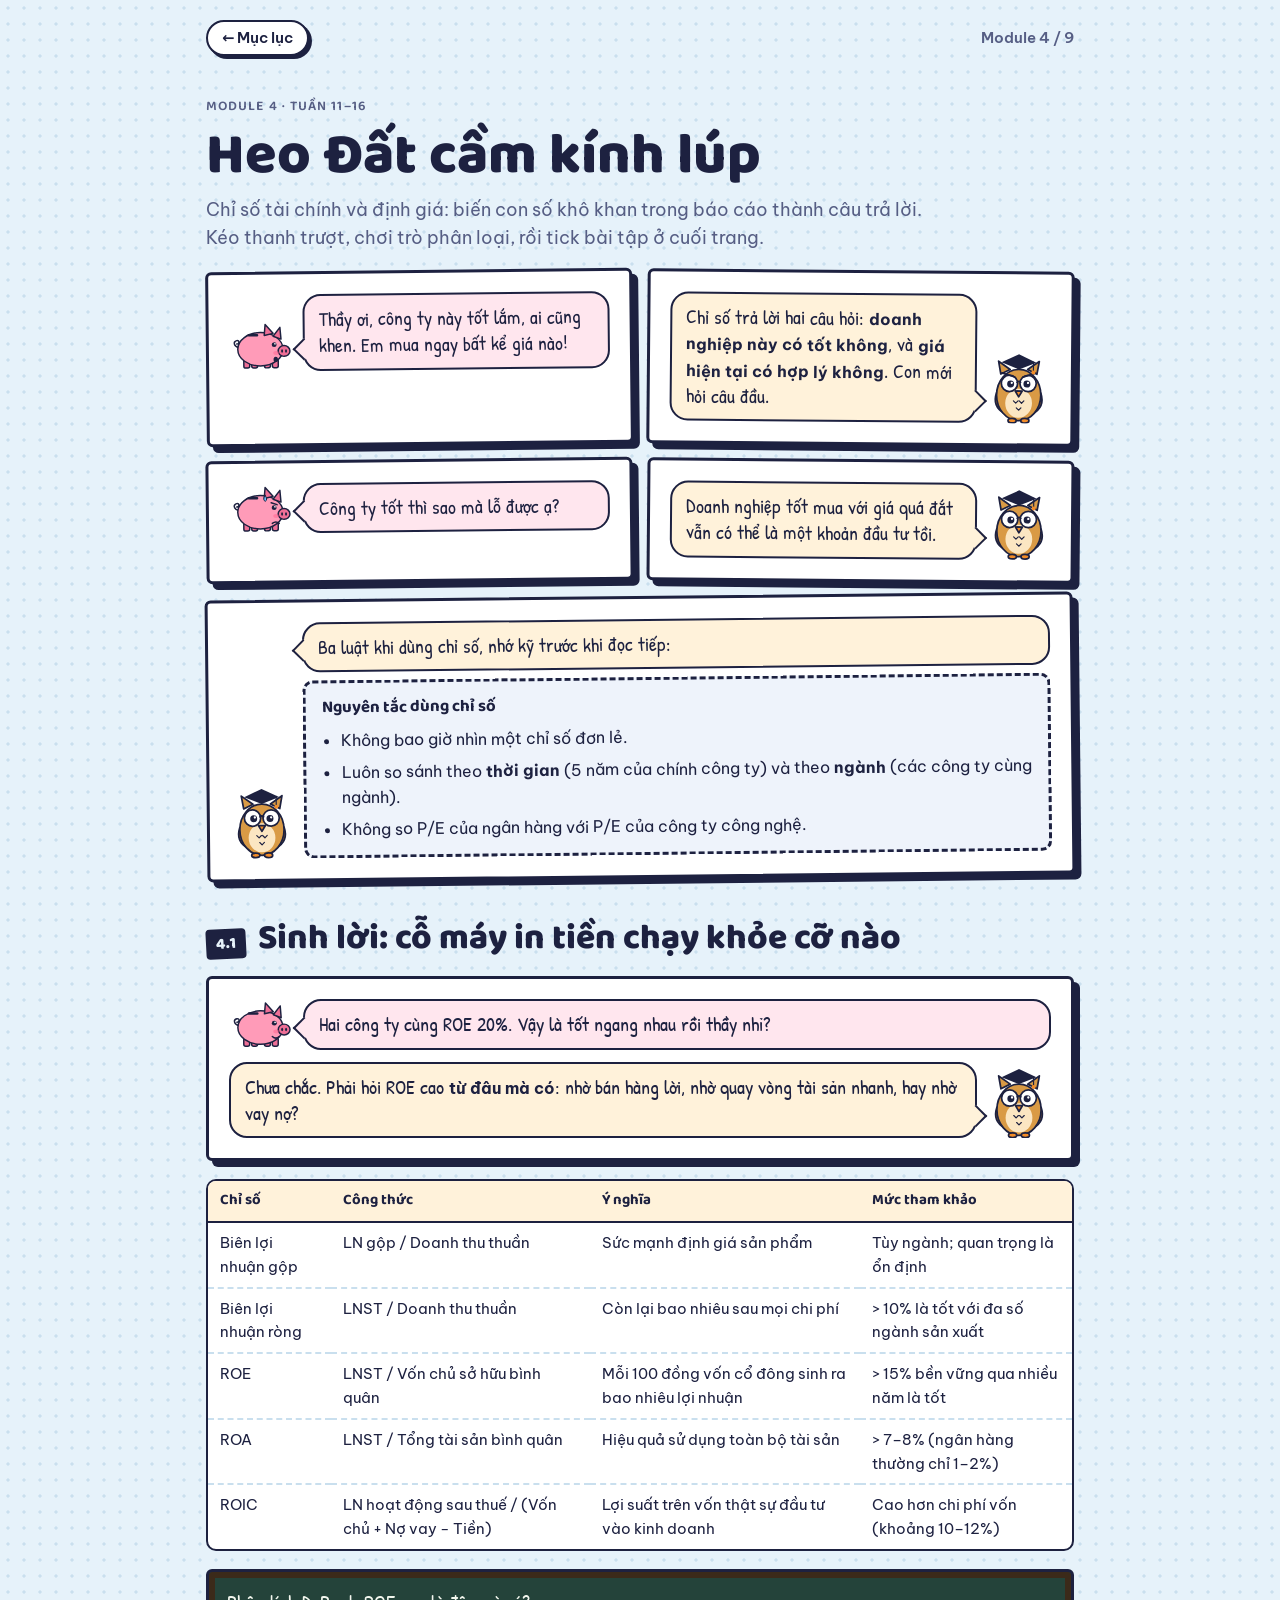
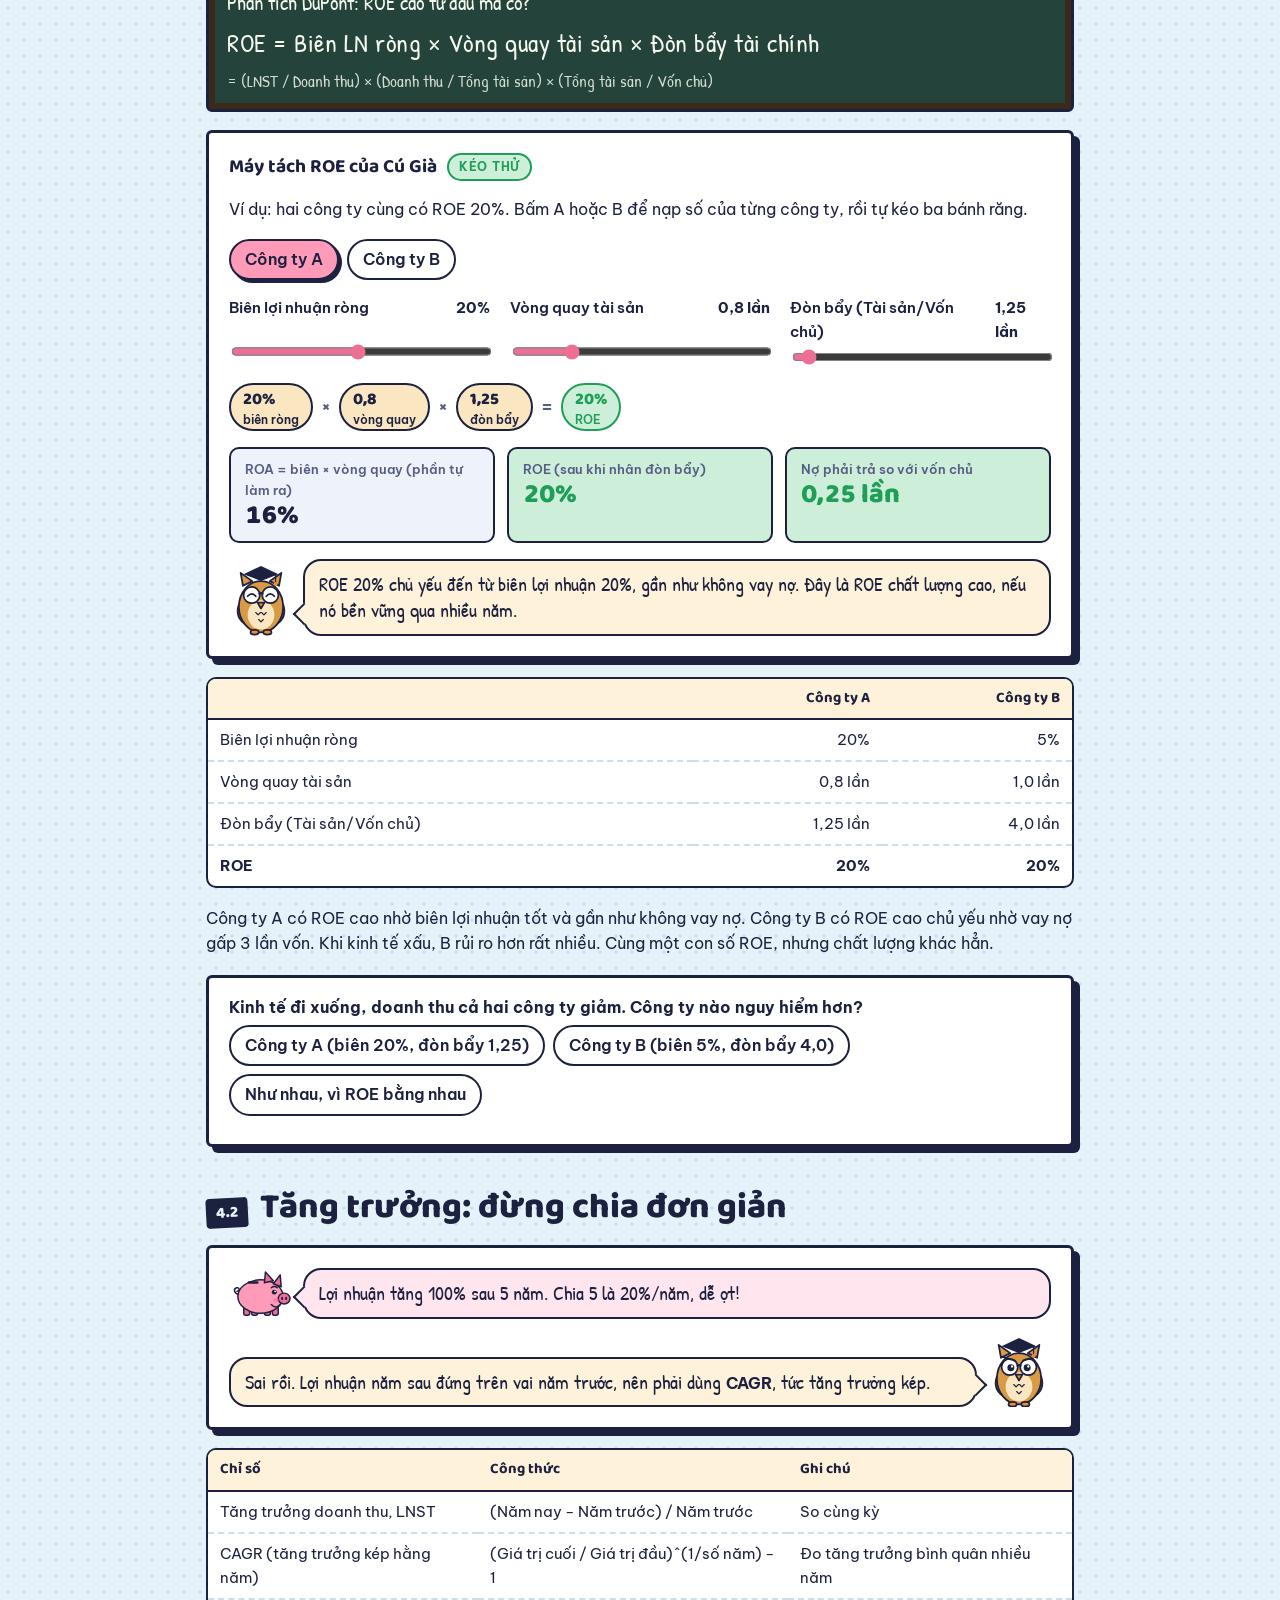
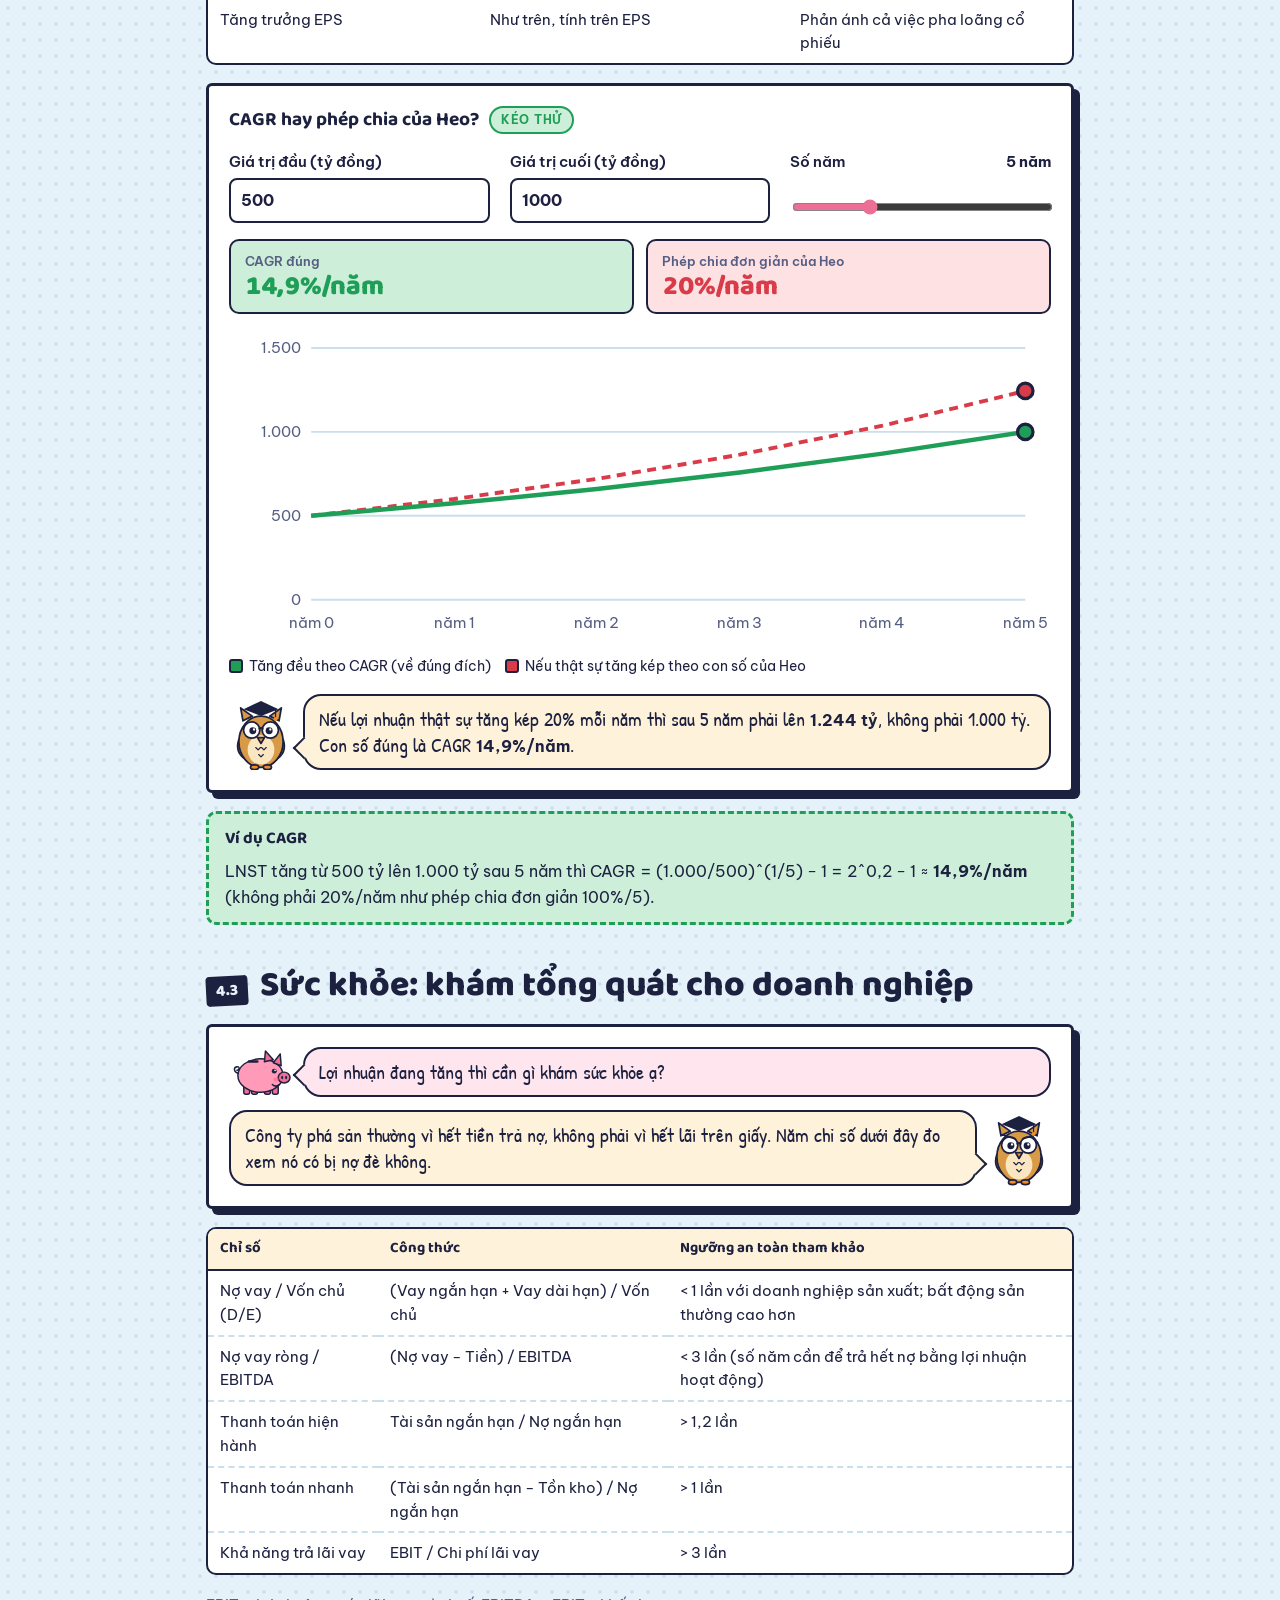
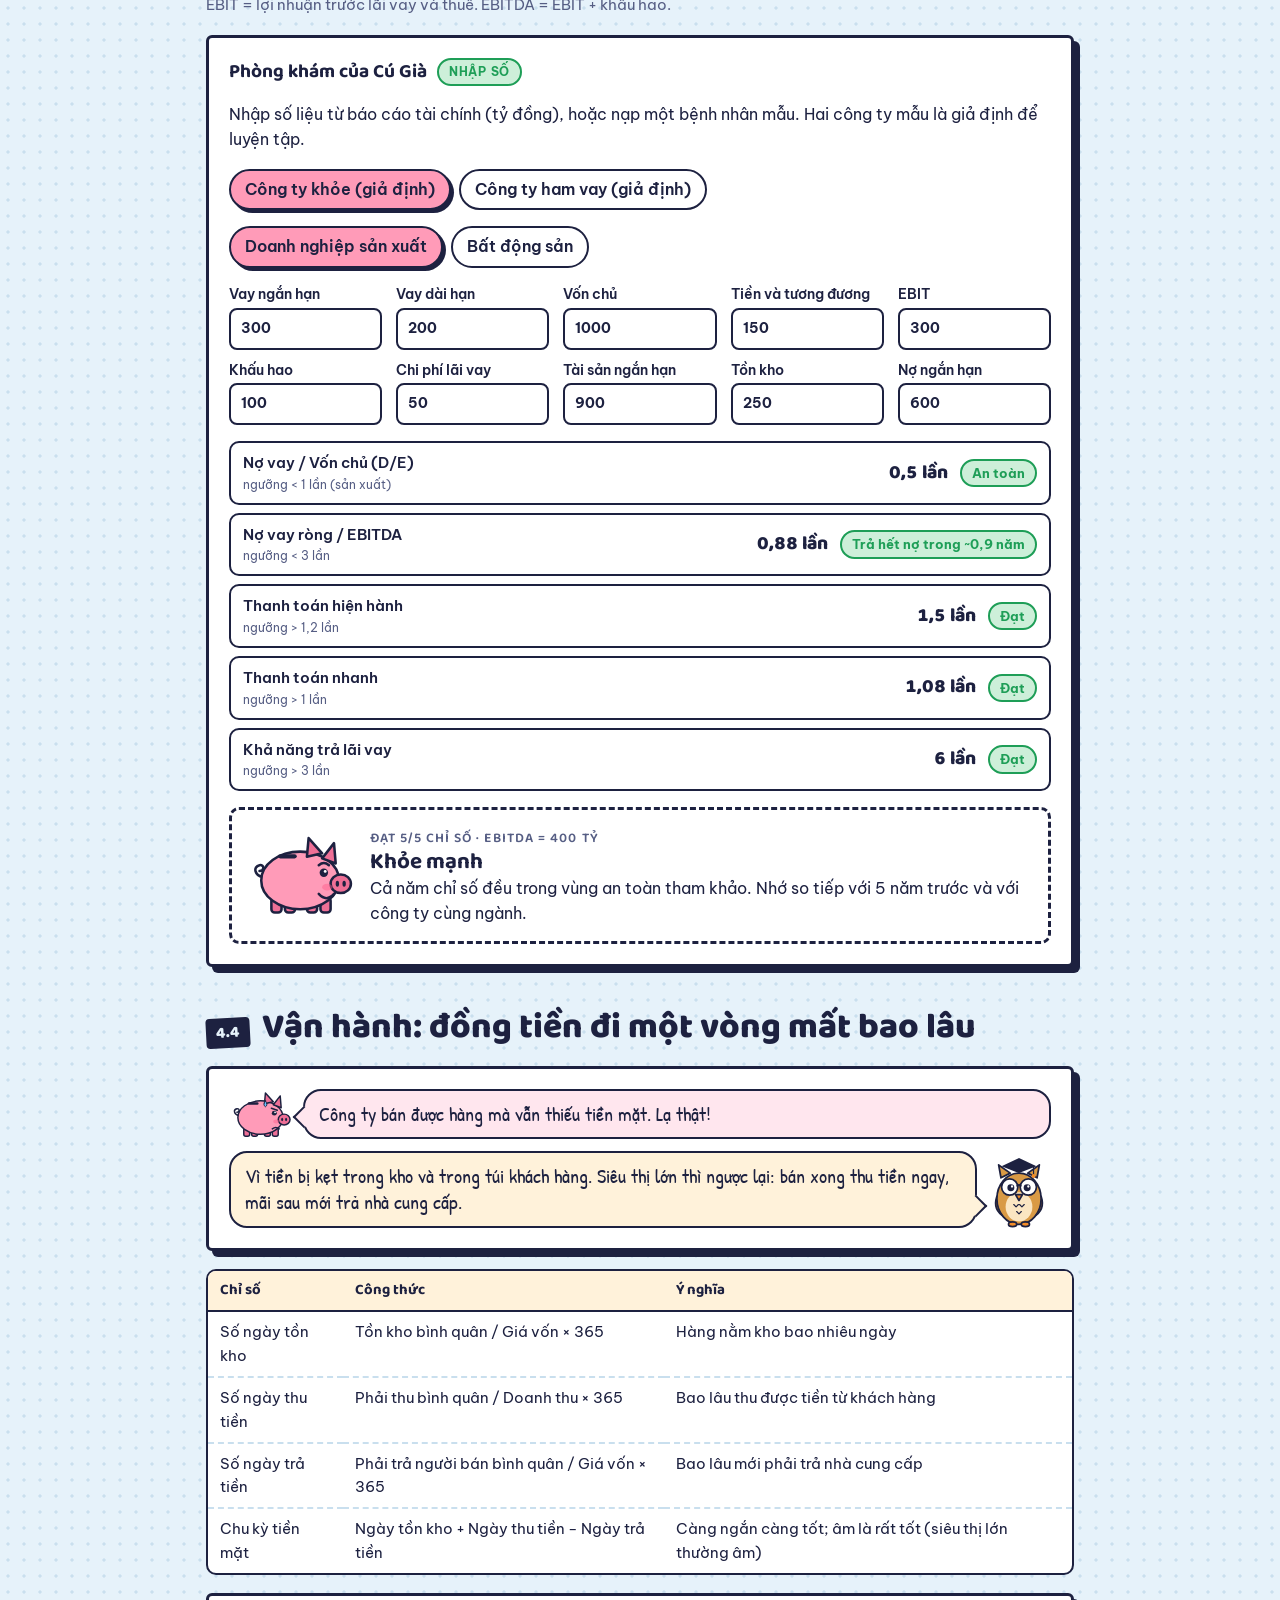
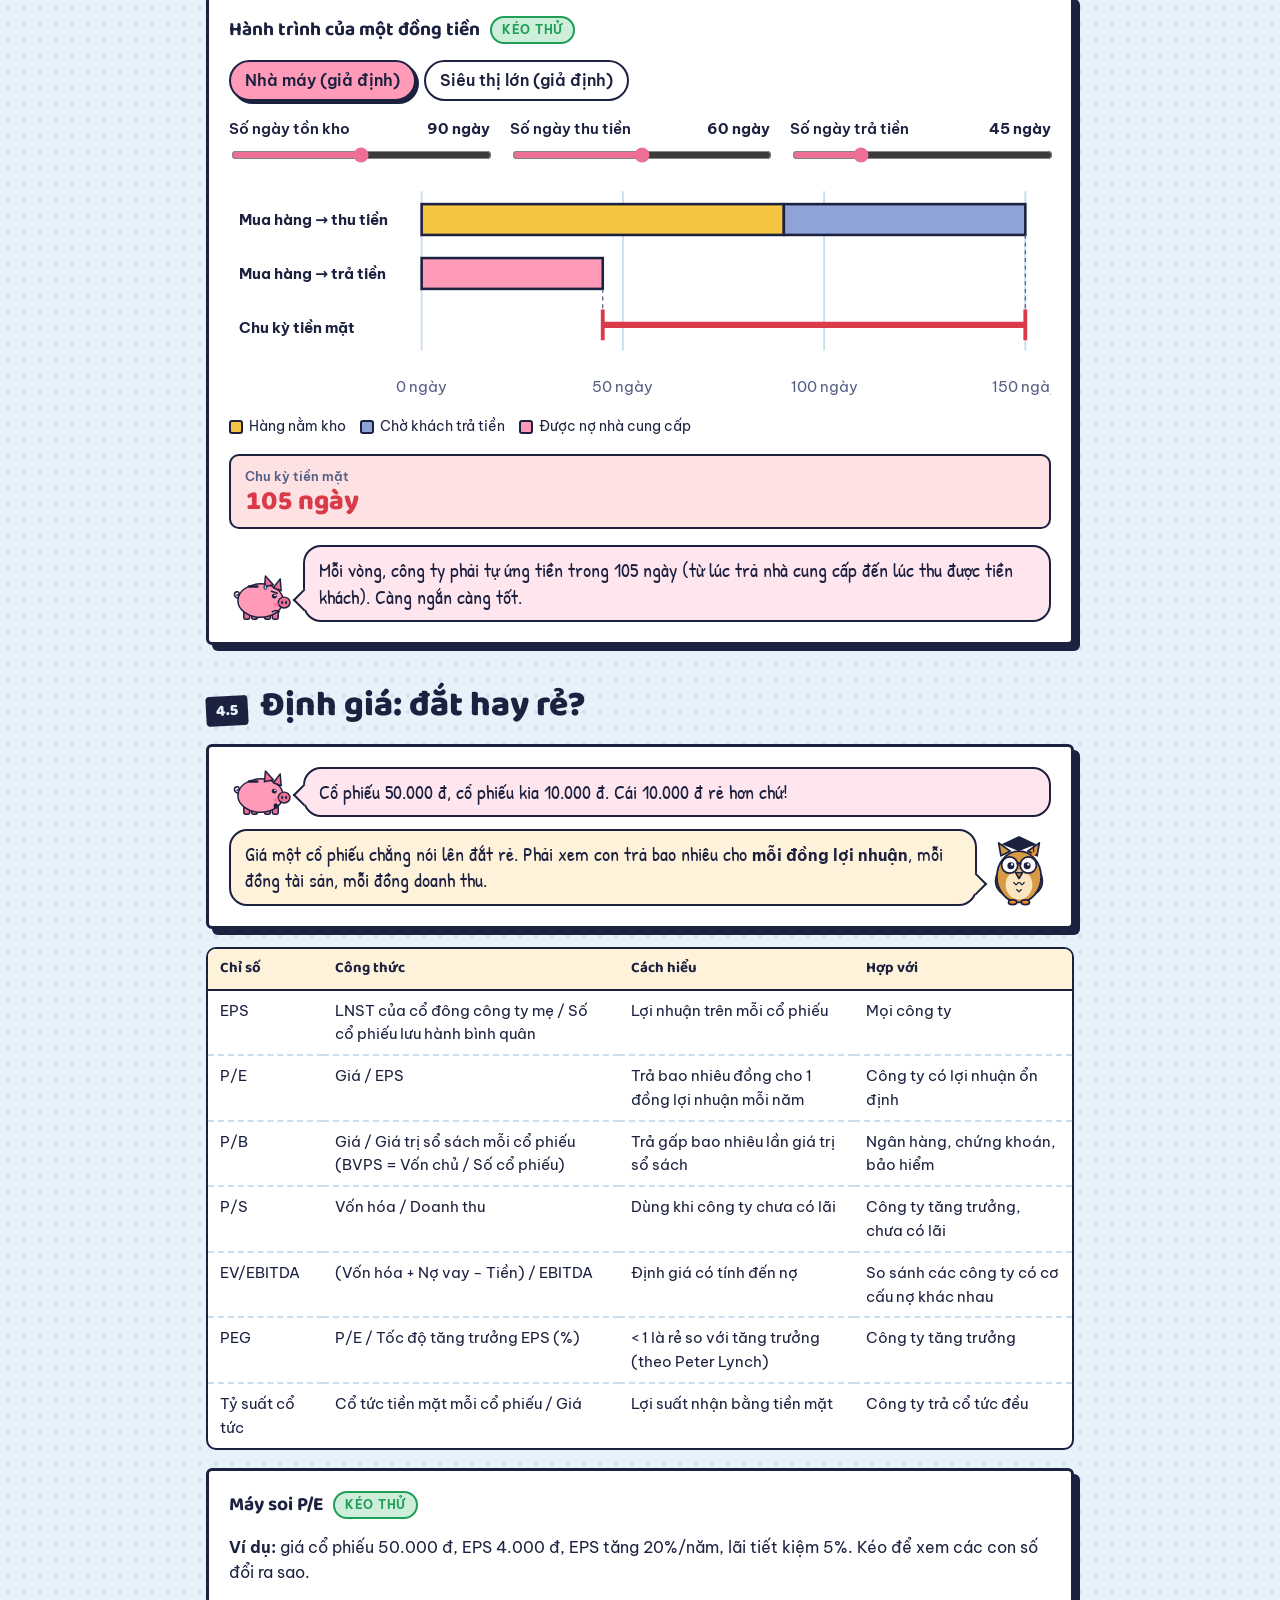
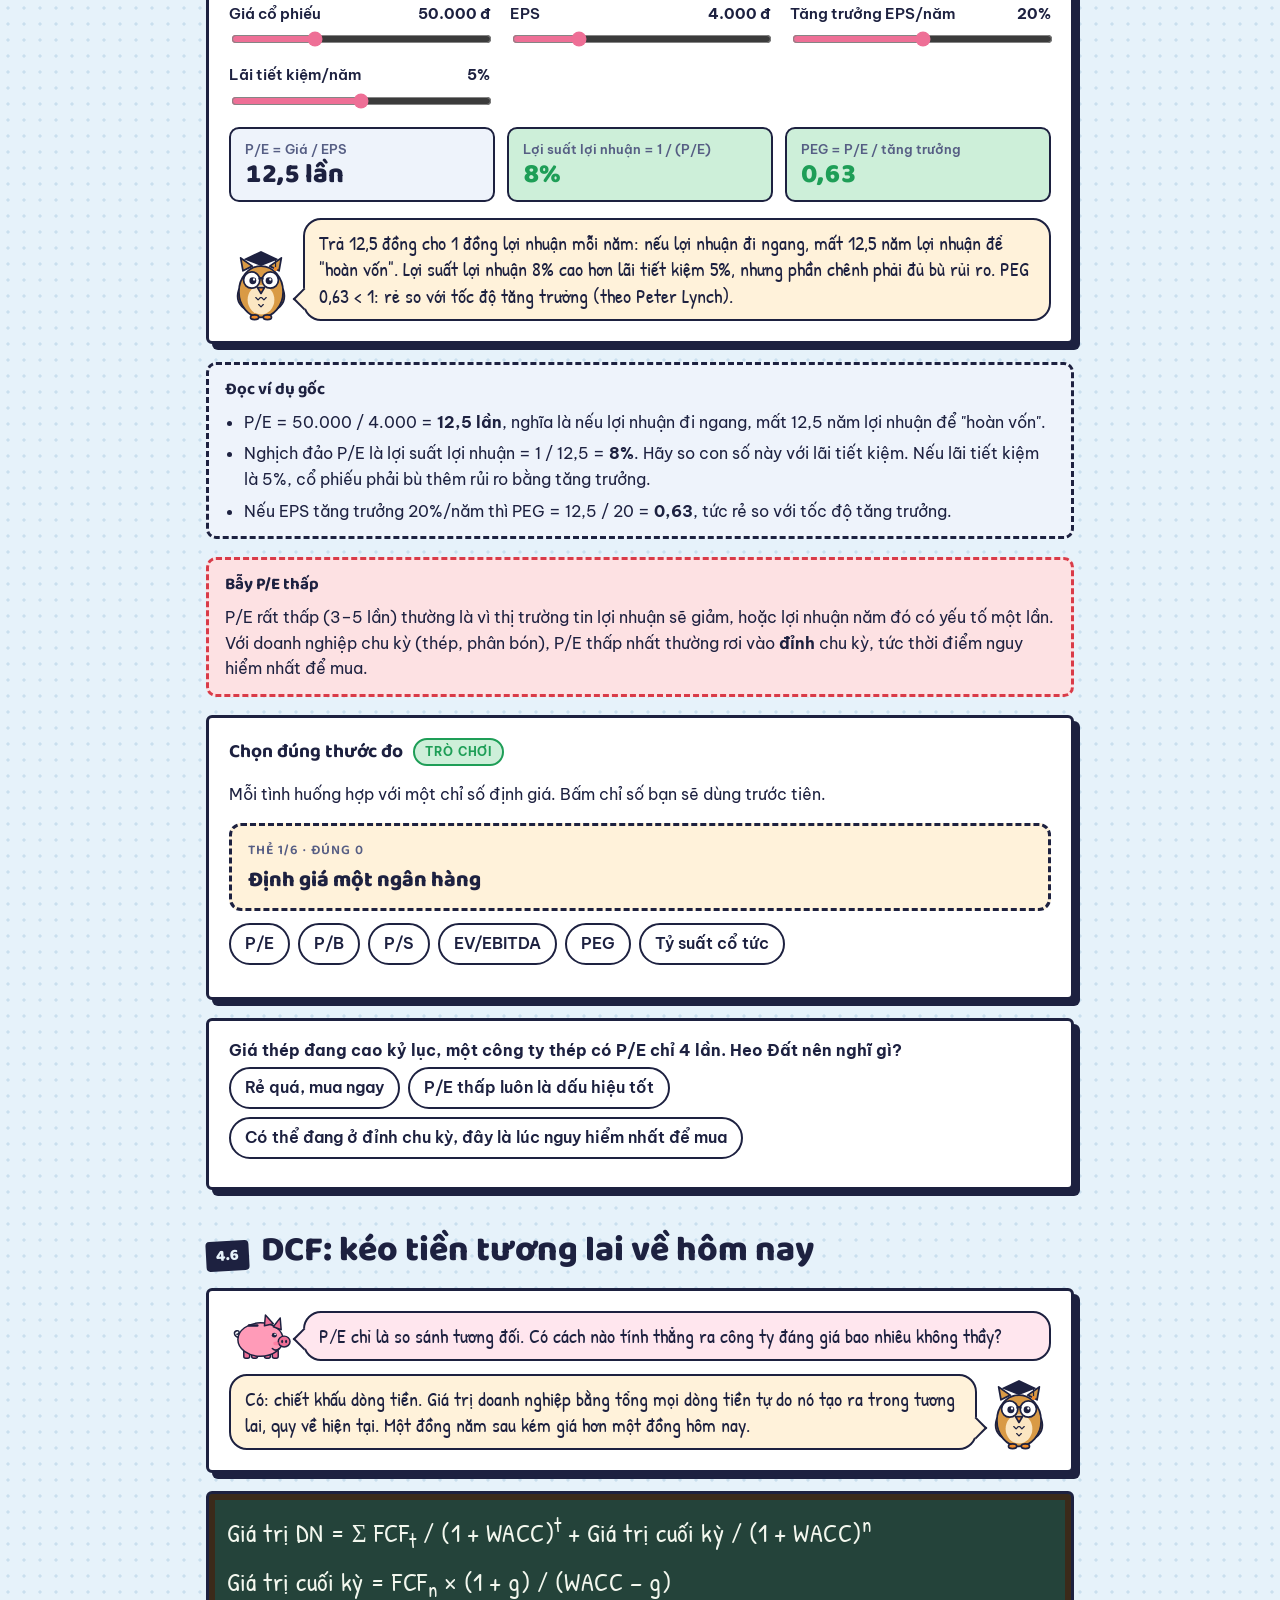
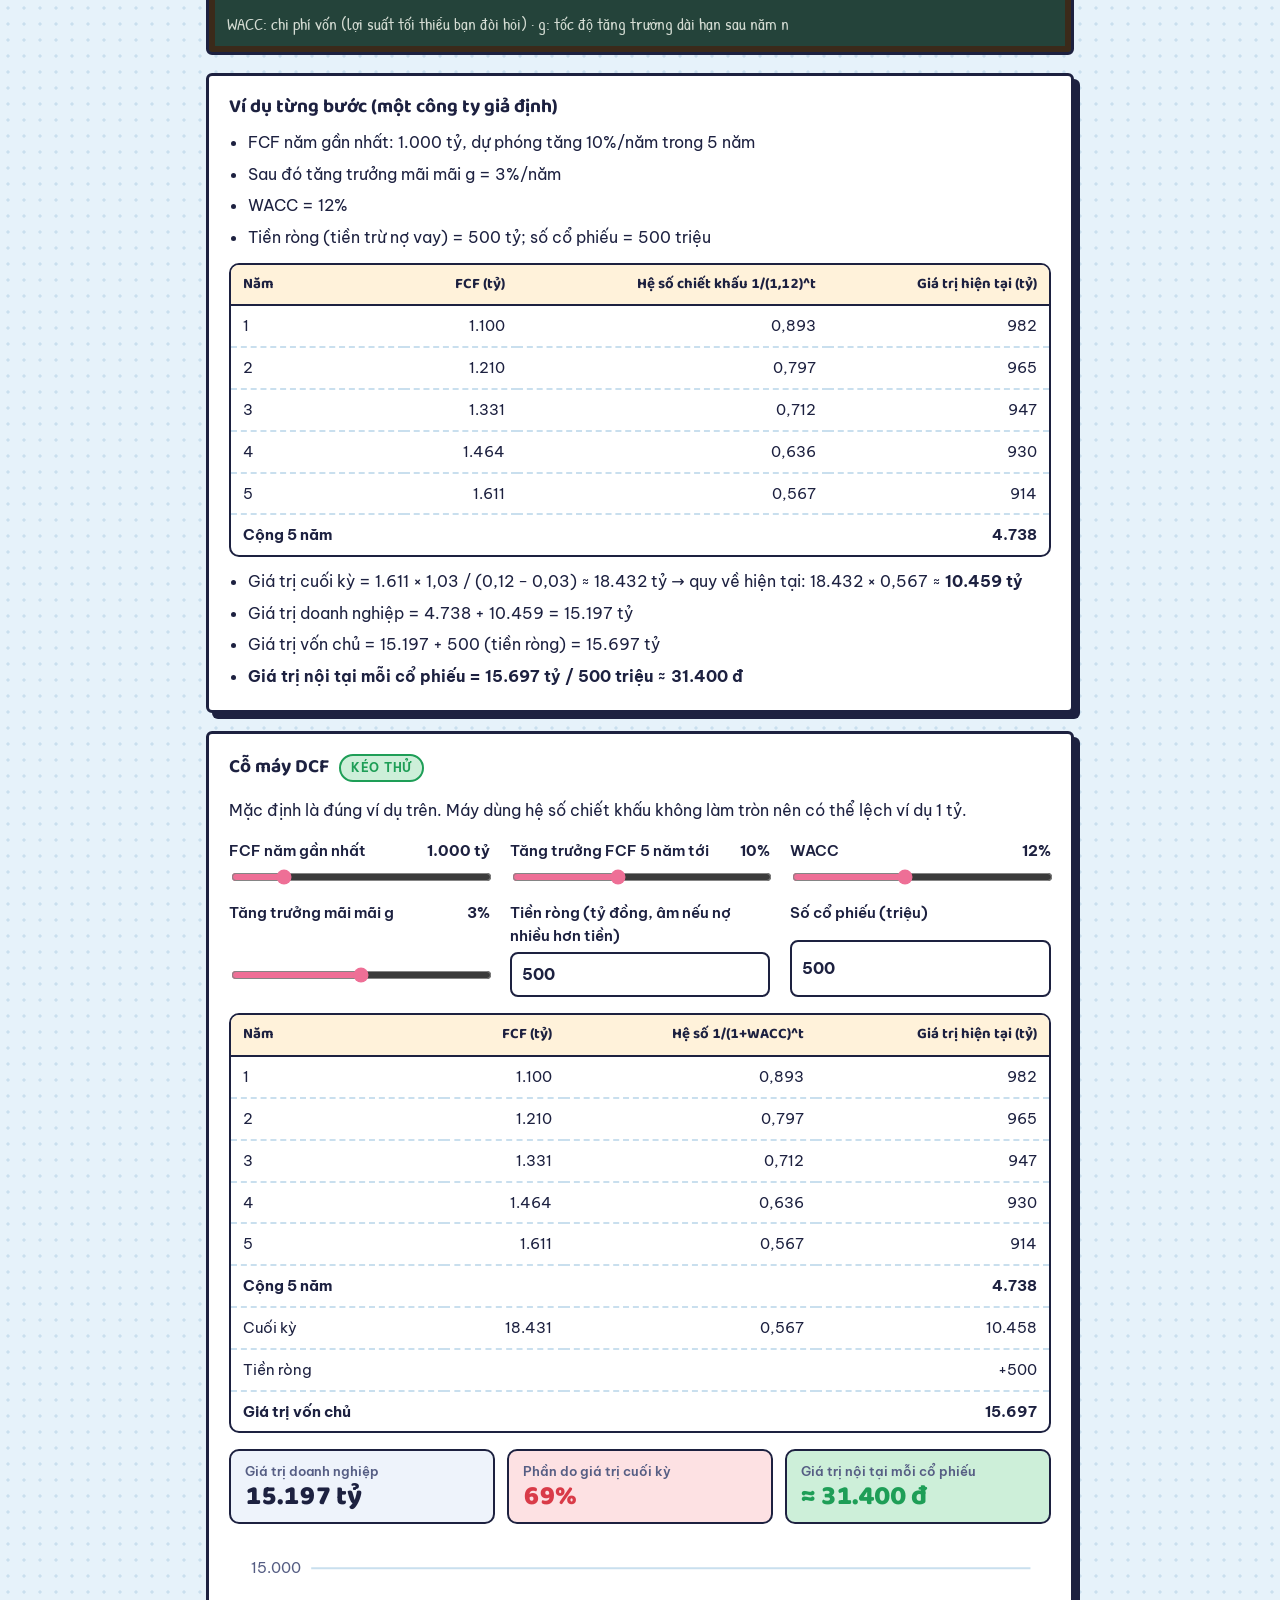
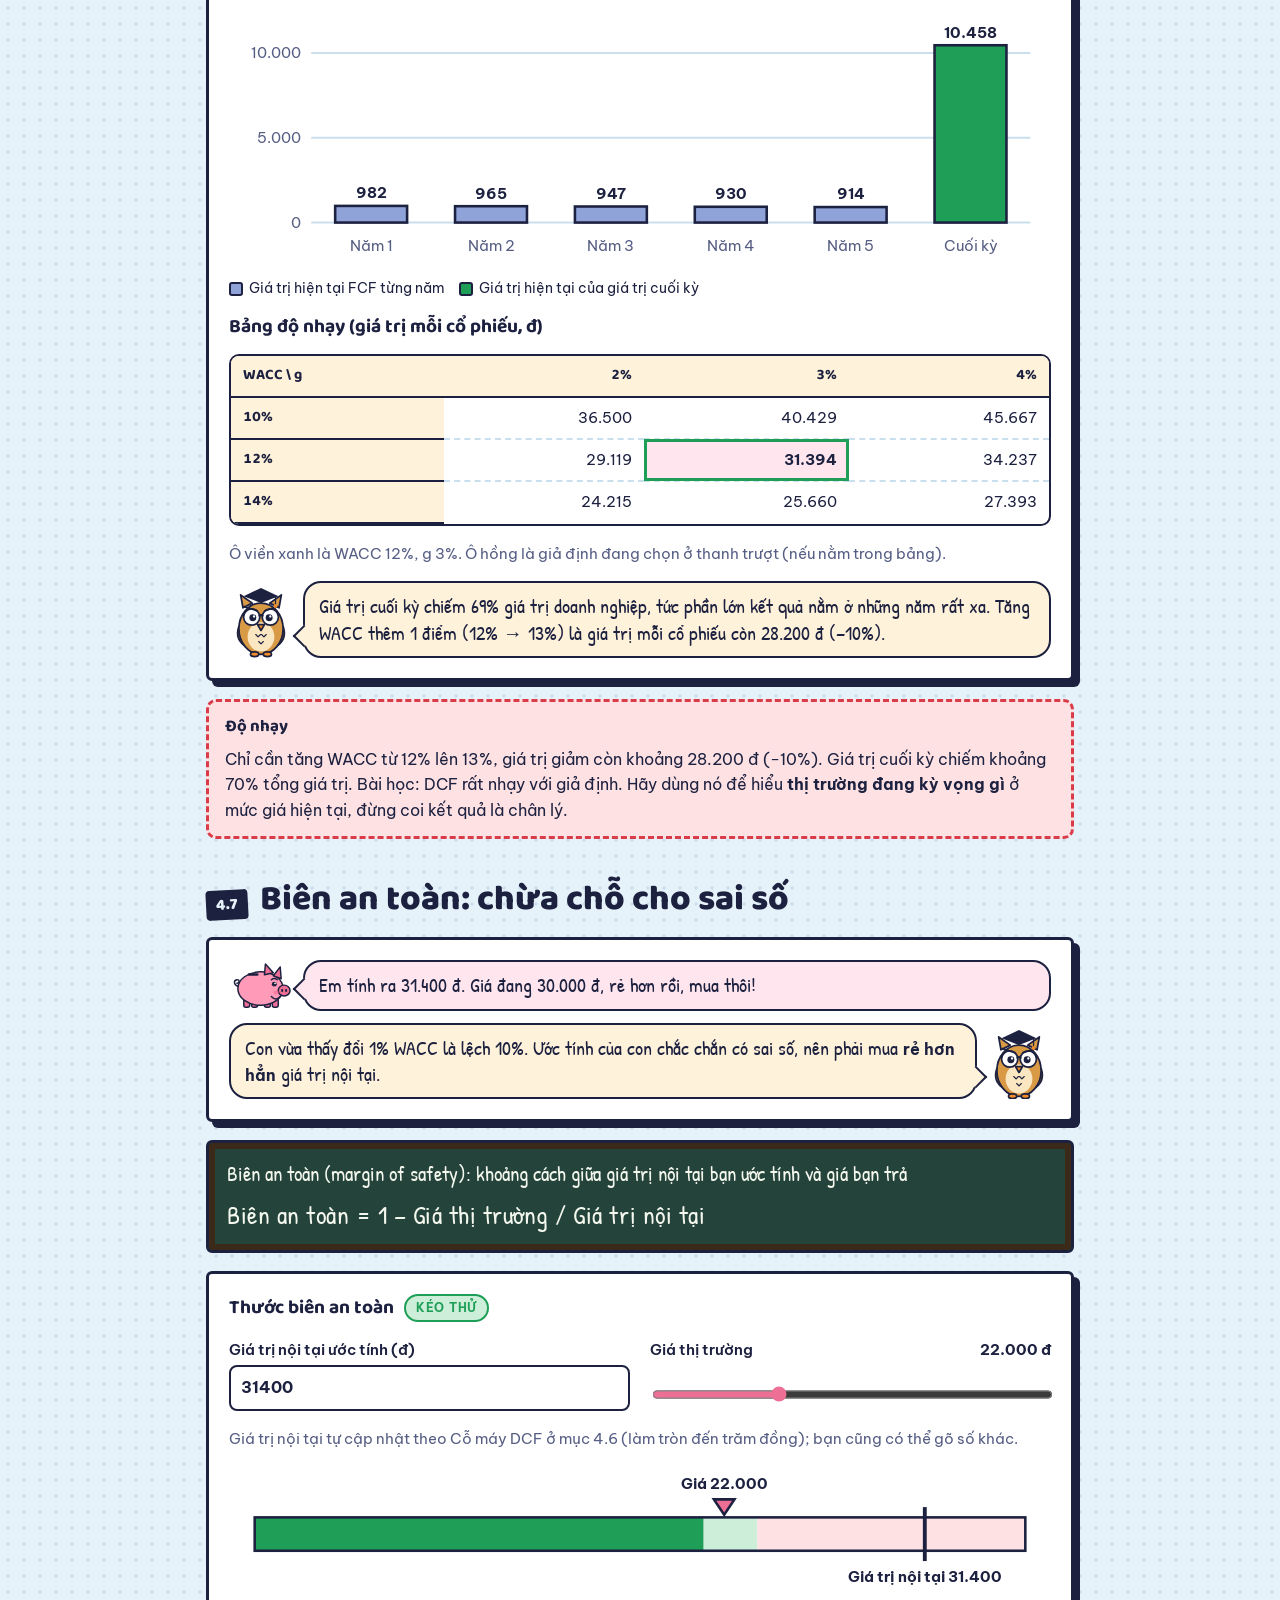
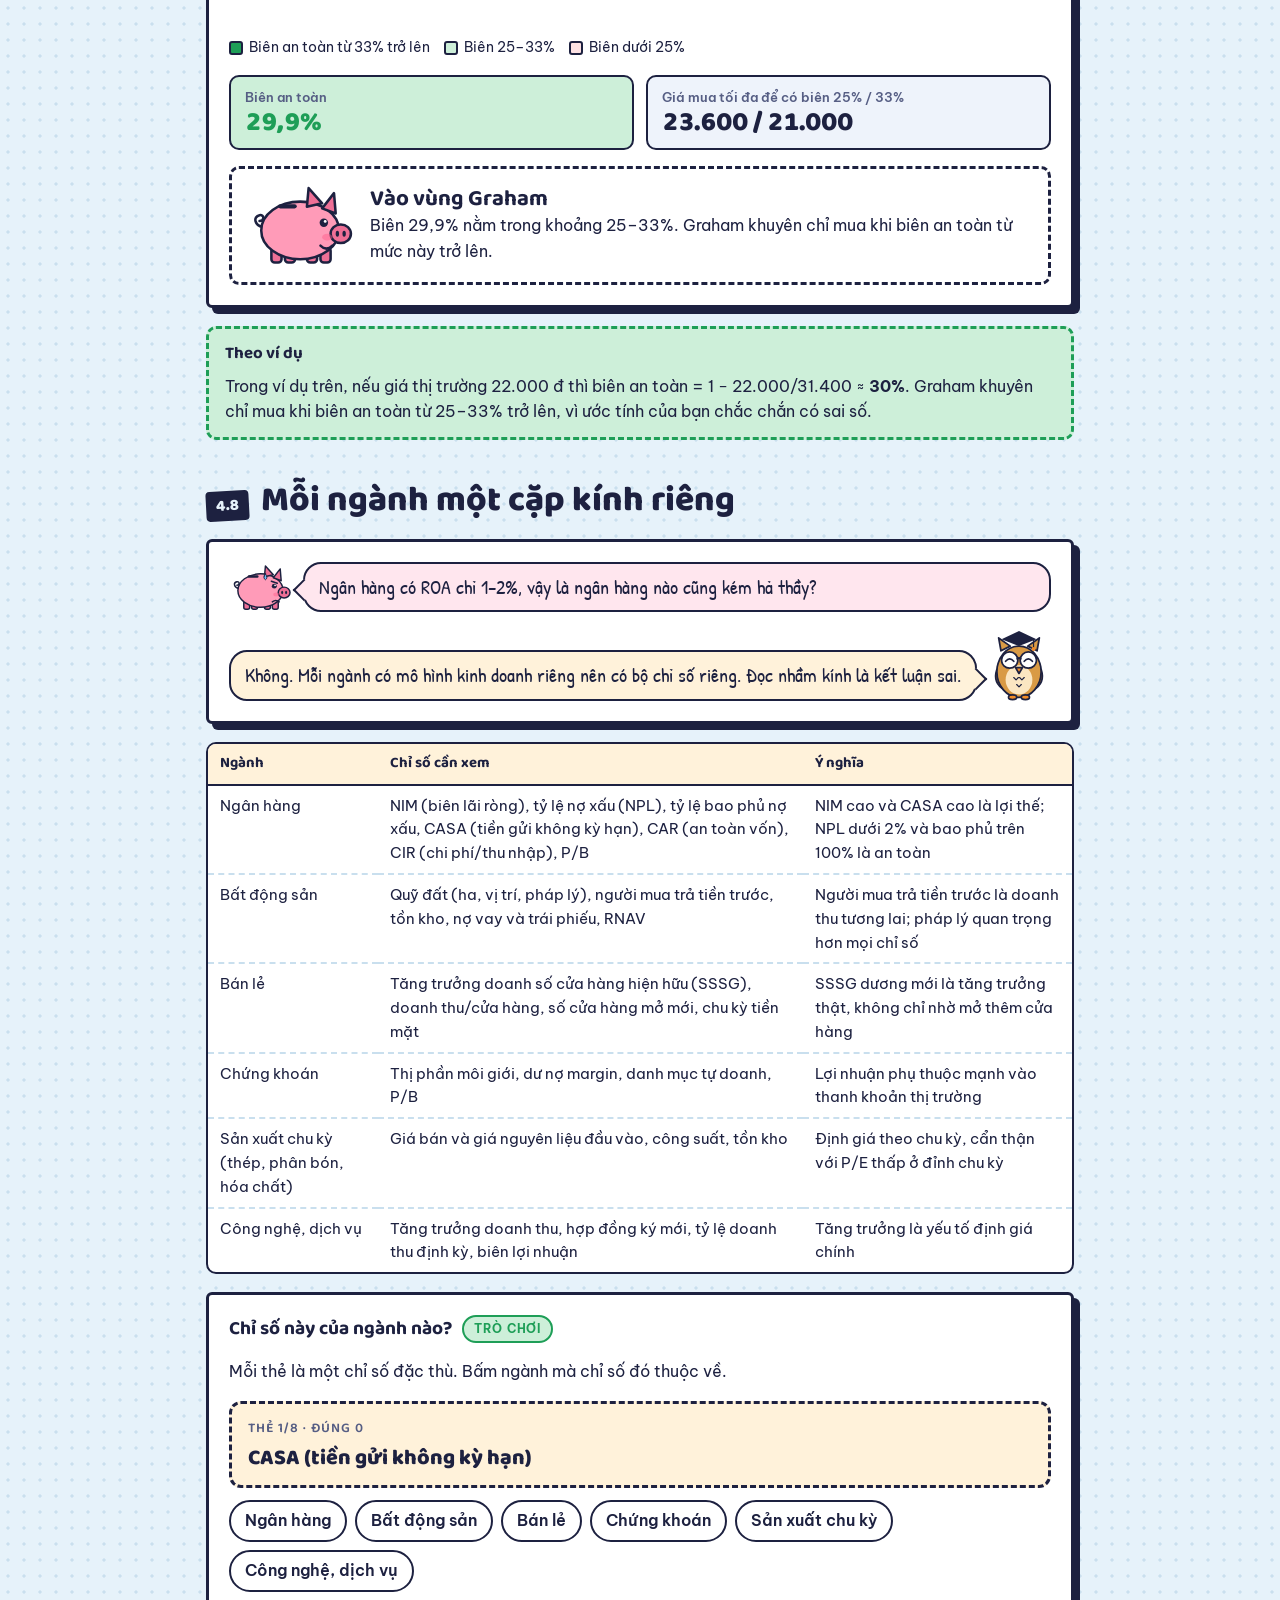
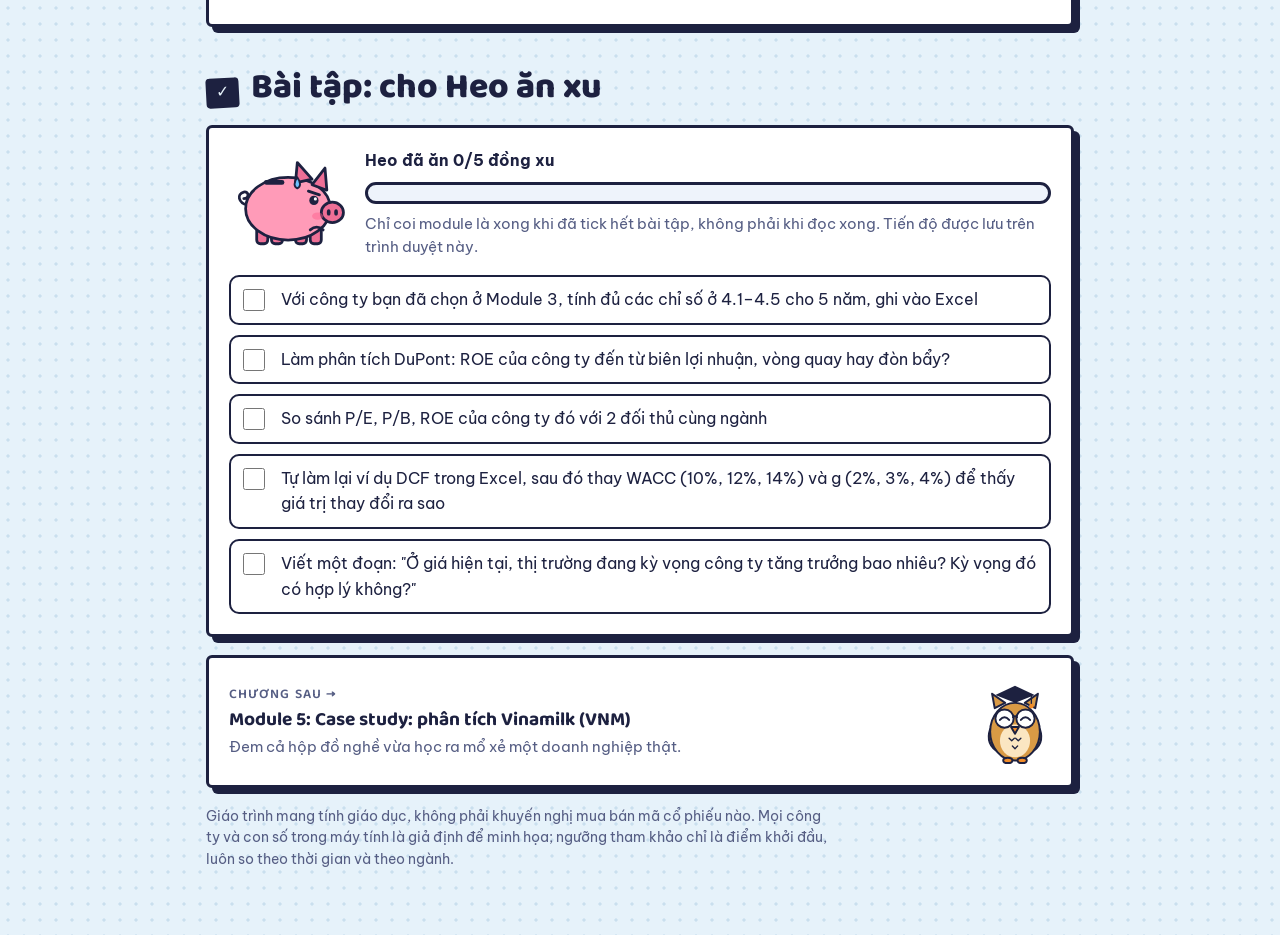
<file: 04-chi-so-va-dinh-gia.html>
<!doctype html>
<html lang="vi">
<head>
<meta charset="utf-8">
<meta name="viewport" content="width=device-width, initial-scale=1, viewport-fit=cover">
<title>Heo Đất cầm kính lúp</title>
<link rel="preconnect" href="https://fonts.googleapis.com">
<link rel="preconnect" href="https://fonts.gstatic.com" crossorigin>
<link rel="stylesheet" href="https://fonts.googleapis.com/css2?family=Baloo+2:wght@600;800&family=Be+Vietnam+Pro:wght@400;600;700&family=Patrick+Hand&display=swap">
<link rel="stylesheet" href="assets/truyen.css">
<style>
/* Riêng Module 4: phương trình DuPont, bảng khám sức khỏe, trò phân loại, thước biên an toàn */
.eq { display: flex; flex-wrap: wrap; gap: 8px; align-items: center; }
.eq .chip small { font-family: var(--f-body); font-weight: 600; font-size: .72rem; display: block; line-height: 1.1; }
.eq .chip.res { background: var(--money-soft); color: var(--money); border-color: var(--money); }
.check { list-style: none; margin: 0; padding: 0; display: grid; gap: 8px; }
.check li { display: grid; grid-template-columns: minmax(0, 1fr) auto auto; gap: 6px 12px; align-items: center; padding: 8px 12px; border: 2.5px solid var(--border); border-radius: 10px; background: var(--panel); }
.check .nm { font-weight: 600; font-size: .93rem; }
.check .nm small { display: block; color: var(--muted); font-weight: 400; }
.check .val { font-family: var(--f-display); font-weight: 800; font-size: 1.2rem; font-variant-numeric: tabular-nums; }
.badge { font-size: .8rem; font-weight: 700; padding: 2px 10px; border-radius: 999px; border: 2px solid var(--border); background: var(--chip); color: var(--ink); white-space: nowrap; }
.badge.ok { background: var(--money-soft); color: var(--money); border-color: var(--money); }
.badge.bad { background: var(--warn-soft); color: var(--warn); border-color: var(--warn); }
@media (max-width: 480px) { .check li { grid-template-columns: minmax(0, 1fr) auto; } .check .nm { grid-column: 1 / -1; } }
.mini-grid { display: grid; grid-template-columns: repeat(auto-fit, minmax(150px, 1fr)); gap: 10px 14px; }
.mini-grid label { font-size: .85rem; font-weight: 600; display: grid; gap: 2px; }
.game-card { border: 3px dashed var(--border); border-radius: 12px; padding: 14px 16px; background: var(--bubble-owl); display: grid; gap: 6px; }
.game-card .big { font-family: var(--f-display); font-weight: 800; font-size: 1.35rem; line-height: 1.2; }
.tbl td.hit { background: var(--bubble-pig); font-weight: 700; }
.tbl td.base { outline: 3px solid var(--money); outline-offset: -3px; }
.chart-box text.lbl { fill: var(--ink); font-weight: 700; }
</style>
</head>
<body>
<main class="book">

  <nav class="topnav"><a href="index.html">← Mục lục</a><span class="note">Module 4 / 9</span></nav>

  <!-- MỞ ĐẦU -->
  <header class="hero">
    <div class="hero-title">
      <span class="eyebrow">Module 4 · Tuần 11–16</span>
      <h1>Heo Đất cầm kính lúp</h1>
      <p class="sub">Chỉ số tài chính và định giá: biến con số khô khan trong báo cáo thành câu trả lời. Kéo thanh trượt, chơi trò phân loại, rồi tick bài tập ở cuối trang.</p>
    </div>
    <div class="strip">
      <div class="panel">
        <div class="say pig"><span class="char" data-char="pig:wow"></span><p class="bubble">Thầy ơi, công ty này tốt lắm, ai cũng khen. Em mua ngay bất kể giá nào!</p></div>
      </div>
      <div class="panel">
        <div class="say owl right"><p class="bubble">Chỉ số trả lời hai câu hỏi: <b>doanh nghiệp này có tốt không</b>, và <b>giá hiện tại có hợp lý không</b>. Con mới hỏi câu đầu.</p><span class="char" data-char="owl:stern"></span></div>
      </div>
      <div class="panel">
        <div class="say pig"><span class="char" data-char="pig:worried"></span><p class="bubble">Công ty tốt thì sao mà lỗ được ạ?</p></div>
      </div>
      <div class="panel">
        <div class="say owl right"><p class="bubble">Doanh nghiệp tốt mua với giá quá đắt vẫn có thể là một khoản đầu tư tồi.</p><span class="char" data-char="owl:talk"></span></div>
      </div>
      <div class="panel wide">
        <div class="say owl"><span class="char" data-char="owl:talk"></span><div class="stack" style="gap:8px">
          <p class="bubble">Ba luật khi dùng chỉ số, nhớ kỹ trước khi đọc tiếp:</p>
          <div class="callout">
            <strong>Nguyên tắc dùng chỉ số</strong>
            <ul class="plain">
              <li>Không bao giờ nhìn một chỉ số đơn lẻ.</li>
              <li>Luôn so sánh theo <b>thời gian</b> (5 năm của chính công ty) và theo <b>ngành</b> (các công ty cùng ngành).</li>
              <li>Không so P/E của ngân hàng với P/E của công ty công nghệ.</li>
            </ul>
          </div>
        </div></div>
      </div>
    </div>
  </header>

  <!-- 4.1 -->
  <section class="chapter" id="sinh-loi">
    <div class="chapter-head"><span class="tag">4.1</span><h2>Sinh lời: cỗ máy in tiền chạy khỏe cỡ nào</h2></div>
    <div class="panel talk">
      <div class="say pig"><span class="char" data-char="pig:happy"></span><p class="bubble">Hai công ty cùng ROE 20%. Vậy là tốt ngang nhau rồi thầy nhỉ?</p></div>
      <div class="say owl right"><p class="bubble">Chưa chắc. Phải hỏi ROE cao <b>từ đâu mà có</b>: nhờ bán hàng lời, nhờ quay vòng tài sản nhanh, hay nhờ vay nợ?</p><span class="char" data-char="owl:talk"></span></div>
    </div>
    <div class="tbl-wrap">
      <table class="tbl">
        <thead><tr><th>Chỉ số</th><th>Công thức</th><th>Ý nghĩa</th><th>Mức tham khảo</th></tr></thead>
        <tbody>
          <tr><td>Biên lợi nhuận gộp</td><td>LN gộp / Doanh thu thuần</td><td>Sức mạnh định giá sản phẩm</td><td>Tùy ngành; quan trọng là ổn định</td></tr>
          <tr><td>Biên lợi nhuận ròng</td><td>LNST / Doanh thu thuần</td><td>Còn lại bao nhiêu sau mọi chi phí</td><td>&gt; 10% là tốt với đa số ngành sản xuất</td></tr>
          <tr><td>ROE</td><td>LNST / Vốn chủ sở hữu bình quân</td><td>Mỗi 100 đồng vốn cổ đông sinh ra bao nhiêu lợi nhuận</td><td>&gt; 15% bền vững qua nhiều năm là tốt</td></tr>
          <tr><td>ROA</td><td>LNST / Tổng tài sản bình quân</td><td>Hiệu quả sử dụng toàn bộ tài sản</td><td>&gt; 7–8% (ngân hàng thường chỉ 1–2%)</td></tr>
          <tr><td>ROIC</td><td>LN hoạt động sau thuế / (Vốn chủ + Nợ vay − Tiền)</td><td>Lợi suất trên vốn thật sự đầu tư vào kinh doanh</td><td>Cao hơn chi phí vốn (khoảng 10–12%)</td></tr>
        </tbody>
      </table>
    </div>
    <div class="chalk" aria-label="Công thức DuPont">
      <span>Phân tích DuPont: ROE cao từ đâu mà có?</span>
      <span class="f">ROE = Biên LN ròng × Vòng quay tài sản × Đòn bẩy tài chính</span>
      <small>= (LNST / Doanh thu) × (Doanh thu / Tổng tài sản) × (Tổng tài sản / Vốn chủ)</small>
    </div>

    <div class="panel toy">
      <div class="toy-title"><h3>Máy tách ROE của Cú Già</h3><span class="pill">Kéo thử</span></div>
      <p>Ví dụ: hai công ty cùng có ROE 20%. Bấm A hoặc B để nạp số của từng công ty, rồi tự kéo ba bánh răng.</p>
      <div class="tabs" role="group" aria-label="Chọn công ty" id="dpTabs">
        <button class="opt" type="button" data-m="20" data-t="0.8" data-l="1.25">Công ty A</button>
        <button class="opt" type="button" data-m="5" data-t="1" data-l="4">Công ty B</button>
      </div>
      <div class="controls">
        <div class="ctl"><label for="dpM">Biên lợi nhuận ròng <output id="dpMOut"></output></label><input id="dpM" type="range" min="1" max="40" step="0.5" value="20"></div>
        <div class="ctl"><label for="dpT">Vòng quay tài sản <output id="dpTOut"></output></label><input id="dpT" type="range" min="0.2" max="3" step="0.1" value="0.8"></div>
        <div class="ctl"><label for="dpL">Đòn bẩy (Tài sản/Vốn chủ) <output id="dpLOut"></output></label><input id="dpL" type="range" min="1" max="8" step="0.05" value="1.25"></div>
      </div>
      <div class="eq" id="dpEq" aria-live="polite"></div>
      <div class="result">
        <div class="stat" id="dpRoaBox"><div class="k">ROA = biên × vòng quay (phần tự làm ra)</div><div class="v" id="dpRoa"></div></div>
        <div class="stat" id="dpRoeBox"><div class="k">ROE (sau khi nhân đòn bẩy)</div><div class="v" id="dpRoe"></div></div>
        <div class="stat" id="dpDebtBox"><div class="k">Nợ phải trả so với vốn chủ</div><div class="v" id="dpDebt"></div></div>
      </div>
      <div class="say owl"><span class="char" id="dpOwl"></span><p class="bubble" id="dpSay"></p></div>
    </div>

    <div class="tbl-wrap">
      <table class="tbl">
        <thead><tr><th></th><th class="r">Công ty A</th><th class="r">Công ty B</th></tr></thead>
        <tbody>
          <tr><td>Biên lợi nhuận ròng</td><td class="r">20%</td><td class="r">5%</td></tr>
          <tr><td>Vòng quay tài sản</td><td class="r">0,8 lần</td><td class="r">1,0 lần</td></tr>
          <tr><td>Đòn bẩy (Tài sản/Vốn chủ)</td><td class="r">1,25 lần</td><td class="r">4,0 lần</td></tr>
          <tr><td><b>ROE</b></td><td class="r"><b>20%</b></td><td class="r"><b>20%</b></td></tr>
        </tbody>
      </table>
    </div>
    <p>Công ty A có ROE cao nhờ biên lợi nhuận tốt và gần như không vay nợ. Công ty B có ROE cao chủ yếu nhờ vay nợ gấp 3 lần vốn. Khi kinh tế xấu, B rủi ro hơn rất nhiều. Cùng một con số ROE, nhưng chất lượng khác hẳn.</p>

    <div class="panel quiz">
      <div class="mcq q" data-answer="1" data-right="Đúng. B có tài sản gấp 4 lần vốn chủ, tức nợ gấp 3 lần vốn. Biên lợi nhuận chỉ 5% thì doanh thu giảm một chút là lợi nhuận không đủ trả lãi." data-wrong="Nhìn lại cột đòn bẩy. Cùng ROE 20%, nhưng một bên dựa vào vay nợ.">
        <h3>Kinh tế đi xuống, doanh thu cả hai công ty giảm. Công ty nào nguy hiểm hơn?</h3>
        <div class="opts">
          <button class="opt" type="button">Công ty A (biên 20%, đòn bẩy 1,25)</button>
          <button class="opt" type="button">Công ty B (biên 5%, đòn bẩy 4,0)</button>
          <button class="opt" type="button">Như nhau, vì ROE bằng nhau</button>
        </div>
      </div>
    </div>
  </section>

  <!-- 4.2 -->
  <section class="chapter" id="tang-truong">
    <div class="chapter-head"><span class="tag">4.2</span><h2>Tăng trưởng: đừng chia đơn giản</h2></div>
    <div class="panel talk">
      <div class="say pig"><span class="char" data-char="pig:proud"></span><p class="bubble">Lợi nhuận tăng 100% sau 5 năm. Chia 5 là 20%/năm, dễ ợt!</p></div>
      <div class="say owl right"><p class="bubble">Sai rồi. Lợi nhuận năm sau đứng trên vai năm trước, nên phải dùng <b>CAGR</b>, tức tăng trưởng kép.</p><span class="char" data-char="owl:stern"></span></div>
    </div>
    <div class="tbl-wrap">
      <table class="tbl">
        <thead><tr><th>Chỉ số</th><th>Công thức</th><th>Ghi chú</th></tr></thead>
        <tbody>
          <tr><td>Tăng trưởng doanh thu, LNST</td><td>(Năm nay − Năm trước) / Năm trước</td><td>So cùng kỳ</td></tr>
          <tr><td>CAGR (tăng trưởng kép hằng năm)</td><td>(Giá trị cuối / Giá trị đầu)^(1/số năm) − 1</td><td>Đo tăng trưởng bình quân nhiều năm</td></tr>
          <tr><td>Tăng trưởng EPS</td><td>Như trên, tính trên EPS</td><td>Phản ánh cả việc pha loãng cổ phiếu</td></tr>
        </tbody>
      </table>
    </div>
    <div class="panel toy">
      <div class="toy-title"><h3>CAGR hay phép chia của Heo?</h3><span class="pill">Kéo thử</span></div>
      <div class="controls">
        <div class="ctl"><label for="cgS">Giá trị đầu (tỷ đồng)</label><input id="cgS" type="number" min="1" max="100000" value="500" inputmode="decimal"></div>
        <div class="ctl"><label for="cgE">Giá trị cuối (tỷ đồng)</label><input id="cgE" type="number" min="1" max="100000" value="1000" inputmode="decimal"></div>
        <div class="ctl"><label for="cgN">Số năm <output id="cgNOut"></output></label><input id="cgN" type="range" min="1" max="15" step="1" value="5"></div>
      </div>
      <div class="result">
        <div class="stat money"><div class="k">CAGR đúng</div><div class="v" id="cgRate"></div></div>
        <div class="stat warn"><div class="k">Phép chia đơn giản của Heo</div><div class="v" id="cgSimple"></div></div>
      </div>
      <div class="chart-box"><svg id="cgChart" viewBox="0 0 640 240" role="img" aria-label="Đường tăng trưởng theo CAGR và theo phép chia đơn giản"></svg></div>
      <div class="legend"><span><i style="background:var(--money)"></i>Tăng đều theo CAGR (về đúng đích)</span><span><i style="background:var(--warn)"></i>Nếu thật sự tăng kép theo con số của Heo</span></div>
      <div class="say owl"><span class="char" data-char="owl:talk"></span><p class="bubble" id="cgSay"></p></div>
    </div>
    <div class="callout good">
      <strong>Ví dụ CAGR</strong>
      <p>LNST tăng từ 500 tỷ lên 1.000 tỷ sau 5 năm thì CAGR = (1.000/500)^(1/5) − 1 = 2^0,2 − 1 ≈ <b>14,9%/năm</b> (không phải 20%/năm như phép chia đơn giản 100%/5).</p>
    </div>
  </section>

  <!-- 4.3 -->
  <section class="chapter" id="suc-khoe">
    <div class="chapter-head"><span class="tag">4.3</span><h2>Sức khỏe: khám tổng quát cho doanh nghiệp</h2></div>
    <div class="panel talk">
      <div class="say pig"><span class="char" data-char="pig:happy"></span><p class="bubble">Lợi nhuận đang tăng thì cần gì khám sức khỏe ạ?</p></div>
      <div class="say owl right"><p class="bubble">Công ty phá sản thường vì hết tiền trả nợ, không phải vì hết lãi trên giấy. Năm chỉ số dưới đây đo xem nó có bị nợ đè không.</p><span class="char" data-char="owl:stern"></span></div>
    </div>
    <div class="tbl-wrap">
      <table class="tbl">
        <thead><tr><th>Chỉ số</th><th>Công thức</th><th>Ngưỡng an toàn tham khảo</th></tr></thead>
        <tbody>
          <tr><td>Nợ vay / Vốn chủ (D/E)</td><td>(Vay ngắn hạn + Vay dài hạn) / Vốn chủ</td><td>&lt; 1 lần với doanh nghiệp sản xuất; bất động sản thường cao hơn</td></tr>
          <tr><td>Nợ vay ròng / EBITDA</td><td>(Nợ vay − Tiền) / EBITDA</td><td>&lt; 3 lần (số năm cần để trả hết nợ bằng lợi nhuận hoạt động)</td></tr>
          <tr><td>Thanh toán hiện hành</td><td>Tài sản ngắn hạn / Nợ ngắn hạn</td><td>&gt; 1,2 lần</td></tr>
          <tr><td>Thanh toán nhanh</td><td>(Tài sản ngắn hạn − Tồn kho) / Nợ ngắn hạn</td><td>&gt; 1 lần</td></tr>
          <tr><td>Khả năng trả lãi vay</td><td>EBIT / Chi phí lãi vay</td><td>&gt; 3 lần</td></tr>
        </tbody>
      </table>
    </div>
    <p class="note">EBIT = lợi nhuận trước lãi vay và thuế. EBITDA = EBIT + khấu hao.</p>
    <div class="panel toy">
      <div class="toy-title"><h3>Phòng khám của Cú Già</h3><span class="pill">Nhập số</span></div>
      <p>Nhập số liệu từ báo cáo tài chính (tỷ đồng), hoặc nạp một bệnh nhân mẫu. Hai công ty mẫu là giả định để luyện tập.</p>
      <div class="tabs" role="group" aria-label="Bệnh nhân mẫu" id="hcTabs">
        <button class="opt" type="button" data-p="0">Công ty khỏe (giả định)</button>
        <button class="opt" type="button" data-p="1">Công ty ham vay (giả định)</button>
      </div>
      <div class="tabs" role="group" aria-label="Ngành" id="hcSector">
        <button class="opt" type="button" data-s="sx">Doanh nghiệp sản xuất</button>
        <button class="opt" type="button" data-s="bds">Bất động sản</button>
      </div>
      <div class="mini-grid">
        <label>Vay ngắn hạn<input type="number" id="hcVnh" min="0" inputmode="decimal"></label>
        <label>Vay dài hạn<input type="number" id="hcVdh" min="0" inputmode="decimal"></label>
        <label>Vốn chủ<input type="number" id="hcVc" min="1" inputmode="decimal"></label>
        <label>Tiền và tương đương<input type="number" id="hcTien" min="0" inputmode="decimal"></label>
        <label>EBIT<input type="number" id="hcEbit" inputmode="decimal"></label>
        <label>Khấu hao<input type="number" id="hcKh" min="0" inputmode="decimal"></label>
        <label>Chi phí lãi vay<input type="number" id="hcLai" min="0" inputmode="decimal"></label>
        <label>Tài sản ngắn hạn<input type="number" id="hcTsnh" min="0" inputmode="decimal"></label>
        <label>Tồn kho<input type="number" id="hcTk" min="0" inputmode="decimal"></label>
        <label>Nợ ngắn hạn<input type="number" id="hcNnh" min="1" inputmode="decimal"></label>
      </div>
      <ul class="check" id="hcList" aria-live="polite"></ul>
      <div class="verdict" id="hcVerdict"></div>
    </div>
  </section>

  <!-- 4.4 -->
  <section class="chapter" id="van-hanh">
    <div class="chapter-head"><span class="tag">4.4</span><h2>Vận hành: đồng tiền đi một vòng mất bao lâu</h2></div>
    <div class="panel talk">
      <div class="say pig"><span class="char" data-char="pig:worried"></span><p class="bubble">Công ty bán được hàng mà vẫn thiếu tiền mặt. Lạ thật!</p></div>
      <div class="say owl right"><p class="bubble">Vì tiền bị kẹt trong kho và trong túi khách hàng. Siêu thị lớn thì ngược lại: bán xong thu tiền ngay, mãi sau mới trả nhà cung cấp.</p><span class="char" data-char="owl:talk"></span></div>
    </div>
    <div class="tbl-wrap">
      <table class="tbl">
        <thead><tr><th>Chỉ số</th><th>Công thức</th><th>Ý nghĩa</th></tr></thead>
        <tbody>
          <tr><td>Số ngày tồn kho</td><td>Tồn kho bình quân / Giá vốn × 365</td><td>Hàng nằm kho bao nhiêu ngày</td></tr>
          <tr><td>Số ngày thu tiền</td><td>Phải thu bình quân / Doanh thu × 365</td><td>Bao lâu thu được tiền từ khách hàng</td></tr>
          <tr><td>Số ngày trả tiền</td><td>Phải trả người bán bình quân / Giá vốn × 365</td><td>Bao lâu mới phải trả nhà cung cấp</td></tr>
          <tr><td>Chu kỳ tiền mặt</td><td>Ngày tồn kho + Ngày thu tiền − Ngày trả tiền</td><td>Càng ngắn càng tốt; âm là rất tốt (siêu thị lớn thường âm)</td></tr>
        </tbody>
      </table>
    </div>
    <div class="panel toy">
      <div class="toy-title"><h3>Hành trình của một đồng tiền</h3><span class="pill">Kéo thử</span></div>
      <div class="tabs" role="group" aria-label="Mẫu doanh nghiệp" id="ccTabs">
        <button class="opt" type="button" data-v="90,60,45">Nhà máy (giả định)</button>
        <button class="opt" type="button" data-v="30,2,50">Siêu thị lớn (giả định)</button>
      </div>
      <div class="controls">
        <div class="ctl"><label for="ccDio">Số ngày tồn kho <output id="ccDioOut"></output></label><input id="ccDio" type="range" min="0" max="180" step="1" value="90"></div>
        <div class="ctl"><label for="ccDso">Số ngày thu tiền <output id="ccDsoOut"></output></label><input id="ccDso" type="range" min="0" max="120" step="1" value="60"></div>
        <div class="ctl"><label for="ccDpo">Số ngày trả tiền <output id="ccDpoOut"></output></label><input id="ccDpo" type="range" min="0" max="180" step="1" value="45"></div>
      </div>
      <div class="chart-box"><svg id="ccChart" viewBox="0 0 640 170" role="img" aria-label="Dòng thời gian tồn kho, thu tiền, trả tiền và chu kỳ tiền mặt"></svg></div>
      <div class="legend"><span><i style="background:var(--gold)"></i>Hàng nằm kho</span><span><i style="background:var(--save)"></i>Chờ khách trả tiền</span><span><i style="background:var(--pig)"></i>Được nợ nhà cung cấp</span></div>
      <div class="result">
        <div class="stat" id="ccBox"><div class="k">Chu kỳ tiền mặt</div><div class="v" id="ccRes"></div></div>
      </div>
      <div class="say pig"><span class="char" id="ccPig"></span><p class="bubble" id="ccSay"></p></div>
    </div>
  </section>

  <!-- 4.5 -->
  <section class="chapter" id="dinh-gia">
    <div class="chapter-head"><span class="tag">4.5</span><h2>Định giá: đắt hay rẻ?</h2></div>
    <div class="panel talk">
      <div class="say pig"><span class="char" data-char="pig:wow"></span><p class="bubble">Cổ phiếu 50.000 đ, cổ phiếu kia 10.000 đ. Cái 10.000 đ rẻ hơn chứ!</p></div>
      <div class="say owl right"><p class="bubble">Giá một cổ phiếu chẳng nói lên đắt rẻ. Phải xem con trả bao nhiêu cho <b>mỗi đồng lợi nhuận</b>, mỗi đồng tài sản, mỗi đồng doanh thu.</p><span class="char" data-char="owl:talk"></span></div>
    </div>
    <div class="tbl-wrap">
      <table class="tbl">
        <thead><tr><th>Chỉ số</th><th>Công thức</th><th>Cách hiểu</th><th>Hợp với</th></tr></thead>
        <tbody>
          <tr><td>EPS</td><td>LNST của cổ đông công ty mẹ / Số cổ phiếu lưu hành bình quân</td><td>Lợi nhuận trên mỗi cổ phiếu</td><td>Mọi công ty</td></tr>
          <tr><td>P/E</td><td>Giá / EPS</td><td>Trả bao nhiêu đồng cho 1 đồng lợi nhuận mỗi năm</td><td>Công ty có lợi nhuận ổn định</td></tr>
          <tr><td>P/B</td><td>Giá / Giá trị sổ sách mỗi cổ phiếu (BVPS = Vốn chủ / Số cổ phiếu)</td><td>Trả gấp bao nhiêu lần giá trị sổ sách</td><td>Ngân hàng, chứng khoán, bảo hiểm</td></tr>
          <tr><td>P/S</td><td>Vốn hóa / Doanh thu</td><td>Dùng khi công ty chưa có lãi</td><td>Công ty tăng trưởng, chưa có lãi</td></tr>
          <tr><td>EV/EBITDA</td><td>(Vốn hóa + Nợ vay − Tiền) / EBITDA</td><td>Định giá có tính đến nợ</td><td>So sánh các công ty có cơ cấu nợ khác nhau</td></tr>
          <tr><td>PEG</td><td>P/E / Tốc độ tăng trưởng EPS (%)</td><td>&lt; 1 là rẻ so với tăng trưởng (theo Peter Lynch)</td><td>Công ty tăng trưởng</td></tr>
          <tr><td>Tỷ suất cổ tức</td><td>Cổ tức tiền mặt mỗi cổ phiếu / Giá</td><td>Lợi suất nhận bằng tiền mặt</td><td>Công ty trả cổ tức đều</td></tr>
        </tbody>
      </table>
    </div>

    <div class="panel toy">
      <div class="toy-title"><h3>Máy soi P/E</h3><span class="pill">Kéo thử</span></div>
      <p><b>Ví dụ:</b> giá cổ phiếu 50.000 đ, EPS 4.000 đ, EPS tăng 20%/năm, lãi tiết kiệm 5%. Kéo để xem các con số đổi ra sao.</p>
      <div class="controls">
        <div class="ctl"><label for="peP">Giá cổ phiếu <output id="pePOut"></output></label><input id="peP" type="range" min="5000" max="150000" step="500" value="50000"></div>
        <div class="ctl"><label for="peE">EPS <output id="peEOut"></output></label><input id="peE" type="range" min="500" max="15000" step="100" value="4000"></div>
        <div class="ctl"><label for="peG">Tăng trưởng EPS/năm <output id="peGOut"></output></label><input id="peG" type="range" min="0" max="40" step="1" value="20"></div>
        <div class="ctl"><label for="peS">Lãi tiết kiệm/năm <output id="peSOut"></output></label><input id="peS" type="range" min="0" max="10" step="0.5" value="5"></div>
      </div>
      <div class="result">
        <div class="stat"><div class="k">P/E = Giá / EPS</div><div class="v" id="peRes"></div></div>
        <div class="stat" id="peEyBox"><div class="k">Lợi suất lợi nhuận = 1 / (P/E)</div><div class="v" id="peEy"></div></div>
        <div class="stat" id="pePegBox"><div class="k">PEG = P/E / tăng trưởng</div><div class="v" id="pePeg"></div></div>
      </div>
      <div class="say owl"><span class="char" data-char="owl:talk"></span><p class="bubble" id="peSay"></p></div>
    </div>
    <div class="callout">
      <strong>Đọc ví dụ gốc</strong>
      <ul class="plain">
        <li>P/E = 50.000 / 4.000 = <b>12,5 lần</b>, nghĩa là nếu lợi nhuận đi ngang, mất 12,5 năm lợi nhuận để "hoàn vốn".</li>
        <li>Nghịch đảo P/E là lợi suất lợi nhuận = 1 / 12,5 = <b>8%</b>. Hãy so con số này với lãi tiết kiệm. Nếu lãi tiết kiệm là 5%, cổ phiếu phải bù thêm rủi ro bằng tăng trưởng.</li>
        <li>Nếu EPS tăng trưởng 20%/năm thì PEG = 12,5 / 20 = <b>0,63</b>, tức rẻ so với tốc độ tăng trưởng.</li>
      </ul>
    </div>
    <div class="callout warn">
      <strong>Bẫy P/E thấp</strong>
      <p>P/E rất thấp (3–5 lần) thường là vì thị trường tin lợi nhuận sẽ giảm, hoặc lợi nhuận năm đó có yếu tố một lần. Với doanh nghiệp chu kỳ (thép, phân bón), P/E thấp nhất thường rơi vào <b>đỉnh</b> chu kỳ, tức thời điểm nguy hiểm nhất để mua.</p>
    </div>

    <div class="panel toy">
      <div class="toy-title"><h3>Chọn đúng thước đo</h3><span class="pill">Trò chơi</span></div>
      <p>Mỗi tình huống hợp với một chỉ số định giá. Bấm chỉ số bạn sẽ dùng trước tiên.</p>
      <div id="vgGame"></div>
    </div>

    <div class="panel quiz">
      <div class="mcq q" data-answer="2" data-right="Chính xác. Với doanh nghiệp chu kỳ, lợi nhuận đỉnh làm P/E trông rất thấp, đúng lúc giá thép sắp quay đầu. P/E thấp nhất thường rơi vào đỉnh chu kỳ." data-wrong="Cẩn thận bẫy P/E thấp. Ở doanh nghiệp chu kỳ, lợi nhuận đang ở đỉnh khiến P/E trông rẻ.">
        <h3>Giá thép đang cao kỷ lục, một công ty thép có P/E chỉ 4 lần. Heo Đất nên nghĩ gì?</h3>
        <div class="opts">
          <button class="opt" type="button">Rẻ quá, mua ngay</button>
          <button class="opt" type="button">P/E thấp luôn là dấu hiệu tốt</button>
          <button class="opt" type="button">Có thể đang ở đỉnh chu kỳ, đây là lúc nguy hiểm nhất để mua</button>
        </div>
      </div>
    </div>
  </section>

  <!-- 4.6 -->
  <section class="chapter" id="dcf">
    <div class="chapter-head"><span class="tag">4.6</span><h2>DCF: kéo tiền tương lai về hôm nay</h2></div>
    <div class="panel talk">
      <div class="say pig"><span class="char" data-char="pig:happy"></span><p class="bubble">P/E chỉ là so sánh tương đối. Có cách nào tính thẳng ra công ty đáng giá bao nhiêu không thầy?</p></div>
      <div class="say owl right"><p class="bubble">Có: chiết khấu dòng tiền. Giá trị doanh nghiệp bằng tổng mọi dòng tiền tự do nó tạo ra trong tương lai, quy về hiện tại. Một đồng năm sau kém giá hơn một đồng hôm nay.</p><span class="char" data-char="owl:talk"></span></div>
    </div>
    <div class="chalk" aria-label="Công thức DCF">
      <span class="f">Giá trị DN = Σ FCF<sub>t</sub> / (1 + WACC)<sup>t</sup> + Giá trị cuối kỳ / (1 + WACC)<sup>n</sup></span>
      <span class="f">Giá trị cuối kỳ = FCF<sub>n</sub> × (1 + g) / (WACC − g)</span>
      <small>WACC: chi phí vốn (lợi suất tối thiểu bạn đòi hỏi) · g: tốc độ tăng trưởng dài hạn sau năm n</small>
    </div>

    <div class="panel stack">
      <h3>Ví dụ từng bước (một công ty giả định)</h3>
      <ul class="plain">
        <li>FCF năm gần nhất: 1.000 tỷ, dự phóng tăng 10%/năm trong 5 năm</li>
        <li>Sau đó tăng trưởng mãi mãi g = 3%/năm</li>
        <li>WACC = 12%</li>
        <li>Tiền ròng (tiền trừ nợ vay) = 500 tỷ; số cổ phiếu = 500 triệu</li>
      </ul>
      <div class="tbl-wrap">
        <table class="tbl">
          <thead><tr><th>Năm</th><th class="r">FCF (tỷ)</th><th class="r">Hệ số chiết khấu 1/(1,12)^t</th><th class="r">Giá trị hiện tại (tỷ)</th></tr></thead>
          <tbody>
            <tr><td>1</td><td class="r">1.100</td><td class="r">0,893</td><td class="r">982</td></tr>
            <tr><td>2</td><td class="r">1.210</td><td class="r">0,797</td><td class="r">965</td></tr>
            <tr><td>3</td><td class="r">1.331</td><td class="r">0,712</td><td class="r">947</td></tr>
            <tr><td>4</td><td class="r">1.464</td><td class="r">0,636</td><td class="r">930</td></tr>
            <tr><td>5</td><td class="r">1.611</td><td class="r">0,567</td><td class="r">914</td></tr>
            <tr><td><b>Cộng 5 năm</b></td><td></td><td></td><td class="r"><b>4.738</b></td></tr>
          </tbody>
        </table>
      </div>
      <ul class="plain">
        <li>Giá trị cuối kỳ = 1.611 × 1,03 / (0,12 − 0,03) ≈ 18.432 tỷ → quy về hiện tại: 18.432 × 0,567 ≈ <b>10.459 tỷ</b></li>
        <li>Giá trị doanh nghiệp = 4.738 + 10.459 = 15.197 tỷ</li>
        <li>Giá trị vốn chủ = 15.197 + 500 (tiền ròng) = 15.697 tỷ</li>
        <li><b>Giá trị nội tại mỗi cổ phiếu = 15.697 tỷ / 500 triệu ≈ 31.400 đ</b></li>
      </ul>
    </div>

    <div class="panel toy">
      <div class="toy-title"><h3>Cỗ máy DCF</h3><span class="pill">Kéo thử</span></div>
      <p>Mặc định là đúng ví dụ trên. Máy dùng hệ số chiết khấu không làm tròn nên có thể lệch ví dụ 1 tỷ.</p>
      <div class="controls">
        <div class="ctl"><label for="dcF">FCF năm gần nhất <output id="dcFOut"></output></label><input id="dcF" type="range" min="100" max="5000" step="50" value="1000"></div>
        <div class="ctl"><label for="dcGr">Tăng trưởng FCF 5 năm tới <output id="dcGrOut"></output></label><input id="dcGr" type="range" min="0" max="25" step="1" value="10"></div>
        <div class="ctl"><label for="dcW">WACC <output id="dcWOut"></output></label><input id="dcW" type="range" min="6" max="20" step="0.5" value="12"></div>
        <div class="ctl"><label for="dcG">Tăng trưởng mãi mãi g <output id="dcGOut"></output></label><input id="dcG" type="range" min="0" max="6" step="0.5" value="3"></div>
        <div class="ctl"><label for="dcC">Tiền ròng (tỷ đồng, âm nếu nợ nhiều hơn tiền)</label><input id="dcC" type="number" min="-100000" max="100000" step="100" value="500" inputmode="decimal"></div>
        <div class="ctl"><label for="dcSh">Số cổ phiếu (triệu)</label><input id="dcSh" type="number" min="1" max="100000" value="500" inputmode="decimal"></div>
      </div>
      <div class="tbl-wrap">
        <table class="tbl" id="dcTable"></table>
      </div>
      <div class="result">
        <div class="stat"><div class="k">Giá trị doanh nghiệp</div><div class="v" id="dcEv"></div></div>
        <div class="stat" id="dcTvBox"><div class="k">Phần do giá trị cuối kỳ</div><div class="v" id="dcTv"></div></div>
        <div class="stat money"><div class="k">Giá trị nội tại mỗi cổ phiếu</div><div class="v" id="dcPs"></div></div>
      </div>
      <div class="chart-box"><svg id="dcChart" viewBox="0 0 640 250" role="img" aria-label="Giá trị hiện tại của từng năm và của giá trị cuối kỳ"></svg></div>
      <div class="legend"><span><i style="background:var(--save)"></i>Giá trị hiện tại FCF từng năm</span><span><i style="background:var(--money)"></i>Giá trị hiện tại của giá trị cuối kỳ</span></div>
      <h3>Bảng độ nhạy (giá trị mỗi cổ phiếu, đ)</h3>
      <div class="tbl-wrap"><table class="tbl" id="dcSens"></table></div>
      <p class="note">Ô viền xanh là WACC 12%, g 3%. Ô hồng là giả định đang chọn ở thanh trượt (nếu nằm trong bảng).</p>
      <div class="say owl"><span class="char" id="dcOwl"></span><p class="bubble" id="dcSay"></p></div>
    </div>
    <div class="callout warn">
      <strong>Độ nhạy</strong>
      <p>Chỉ cần tăng WACC từ 12% lên 13%, giá trị giảm còn khoảng 28.200 đ (−10%). Giá trị cuối kỳ chiếm khoảng 70% tổng giá trị. Bài học: DCF rất nhạy với giả định. Hãy dùng nó để hiểu <b>thị trường đang kỳ vọng gì</b> ở mức giá hiện tại, đừng coi kết quả là chân lý.</p>
    </div>
  </section>

  <!-- 4.7 -->
  <section class="chapter" id="bien-an-toan">
    <div class="chapter-head"><span class="tag">4.7</span><h2>Biên an toàn: chừa chỗ cho sai số</h2></div>
    <div class="panel talk">
      <div class="say pig"><span class="char" data-char="pig:proud"></span><p class="bubble">Em tính ra 31.400 đ. Giá đang 30.000 đ, rẻ hơn rồi, mua thôi!</p></div>
      <div class="say owl right"><p class="bubble">Con vừa thấy đổi 1% WACC là lệch 10%. Ước tính của con chắc chắn có sai số, nên phải mua <b>rẻ hơn hẳn</b> giá trị nội tại.</p><span class="char" data-char="owl:stern"></span></div>
    </div>
    <div class="chalk" aria-label="Công thức biên an toàn">
      <span>Biên an toàn (margin of safety): khoảng cách giữa giá trị nội tại bạn ước tính và giá bạn trả</span>
      <span class="f">Biên an toàn = 1 − Giá thị trường / Giá trị nội tại</span>
    </div>
    <div class="panel toy">
      <div class="toy-title"><h3>Thước biên an toàn</h3><span class="pill">Kéo thử</span></div>
      <div class="controls">
        <div class="ctl"><label for="mosV">Giá trị nội tại ước tính (đ)</label><input id="mosV" type="number" min="1000" max="1000000" step="100" value="31400" inputmode="decimal"></div>
        <div class="ctl"><label for="mosP">Giá thị trường <output id="mosPOut"></output></label><input id="mosP" type="range" min="5000" max="60000" step="500" value="22000"></div>
      </div>
      <p class="note">Giá trị nội tại tự cập nhật theo Cỗ máy DCF ở mục 4.6 (làm tròn đến trăm đồng); bạn cũng có thể gõ số khác.</p>
      <div class="chart-box"><svg id="mosChart" viewBox="0 0 640 120" role="img" aria-label="Thước so sánh giá thị trường với giá trị nội tại"></svg></div>
      <div class="legend"><span><i style="background:var(--money)"></i>Biên an toàn từ 33% trở lên</span><span><i style="background:var(--money-soft)"></i>Biên 25–33%</span><span><i style="background:var(--warn-soft)"></i>Biên dưới 25%</span></div>
      <div class="result">
        <div class="stat" id="mosBox"><div class="k">Biên an toàn</div><div class="v" id="mosRes"></div></div>
        <div class="stat"><div class="k">Giá mua tối đa để có biên 25% / 33%</div><div class="v" id="mosMax"></div></div>
      </div>
      <div class="verdict" id="mosVerdict"></div>
    </div>
    <div class="callout good">
      <strong>Theo ví dụ</strong>
      <p>Trong ví dụ trên, nếu giá thị trường 22.000 đ thì biên an toàn = 1 − 22.000/31.400 ≈ <b>30%</b>. Graham khuyên chỉ mua khi biên an toàn từ 25–33% trở lên, vì ước tính của bạn chắc chắn có sai số.</p>
    </div>
  </section>

  <!-- 4.8 -->
  <section class="chapter" id="nganh">
    <div class="chapter-head"><span class="tag">4.8</span><h2>Mỗi ngành một cặp kính riêng</h2></div>
    <div class="panel talk">
      <div class="say pig"><span class="char" data-char="pig:worried"></span><p class="bubble">Ngân hàng có ROA chỉ 1–2%, vậy là ngân hàng nào cũng kém hả thầy?</p></div>
      <div class="say owl right"><p class="bubble">Không. Mỗi ngành có mô hình kinh doanh riêng nên có bộ chỉ số riêng. Đọc nhầm kính là kết luận sai.</p><span class="char" data-char="owl:smile"></span></div>
    </div>
    <div class="tbl-wrap">
      <table class="tbl">
        <thead><tr><th>Ngành</th><th>Chỉ số cần xem</th><th>Ý nghĩa</th></tr></thead>
        <tbody>
          <tr><td>Ngân hàng</td><td>NIM (biên lãi ròng), tỷ lệ nợ xấu (NPL), tỷ lệ bao phủ nợ xấu, CASA (tiền gửi không kỳ hạn), CAR (an toàn vốn), CIR (chi phí/thu nhập), P/B</td><td>NIM cao và CASA cao là lợi thế; NPL dưới 2% và bao phủ trên 100% là an toàn</td></tr>
          <tr><td>Bất động sản</td><td>Quỹ đất (ha, vị trí, pháp lý), người mua trả tiền trước, tồn kho, nợ vay và trái phiếu, RNAV</td><td>Người mua trả tiền trước là doanh thu tương lai; pháp lý quan trọng hơn mọi chỉ số</td></tr>
          <tr><td>Bán lẻ</td><td>Tăng trưởng doanh số cửa hàng hiện hữu (SSSG), doanh thu/cửa hàng, số cửa hàng mở mới, chu kỳ tiền mặt</td><td>SSSG dương mới là tăng trưởng thật, không chỉ nhờ mở thêm cửa hàng</td></tr>
          <tr><td>Chứng khoán</td><td>Thị phần môi giới, dư nợ margin, danh mục tự doanh, P/B</td><td>Lợi nhuận phụ thuộc mạnh vào thanh khoản thị trường</td></tr>
          <tr><td>Sản xuất chu kỳ (thép, phân bón, hóa chất)</td><td>Giá bán và giá nguyên liệu đầu vào, công suất, tồn kho</td><td>Định giá theo chu kỳ, cẩn thận với P/E thấp ở đỉnh chu kỳ</td></tr>
          <tr><td>Công nghệ, dịch vụ</td><td>Tăng trưởng doanh thu, hợp đồng ký mới, tỷ lệ doanh thu định kỳ, biên lợi nhuận</td><td>Tăng trưởng là yếu tố định giá chính</td></tr>
        </tbody>
      </table>
    </div>
    <div class="panel toy">
      <div class="toy-title"><h3>Chỉ số này của ngành nào?</h3><span class="pill">Trò chơi</span></div>
      <p>Mỗi thẻ là một chỉ số đặc thù. Bấm ngành mà chỉ số đó thuộc về.</p>
      <div id="igGame"></div>
    </div>
  </section>

  <!-- BÀI TẬP -->
  <section class="chapter" id="bai-tap">
    <div class="chapter-head"><span class="tag">✓</span><h2>Bài tập: cho Heo ăn xu</h2></div>
    <div class="panel toy">
      <div class="feed">
        <span class="char" id="feedPig"></span>
        <div class="stack" style="gap:8px">
          <strong id="feedText"></strong>
          <div class="bar" aria-hidden="true"><div id="feedBar"></div></div>
          <span class="note">Chỉ coi module là xong khi đã tick hết bài tập, không phải khi đọc xong. Tiến độ được lưu trên trình duyệt này.</span>
        </div>
      </div>
      <ul class="tasks" id="tasks" data-module="04">
        <li><label><input type="checkbox" id="t1"><span>Với công ty bạn đã chọn ở Module 3, tính đủ các chỉ số ở 4.1–4.5 cho 5 năm, ghi vào Excel</span></label></li>
        <li><label><input type="checkbox" id="t2"><span>Làm phân tích DuPont: ROE của công ty đến từ biên lợi nhuận, vòng quay hay đòn bẩy?</span></label></li>
        <li><label><input type="checkbox" id="t3"><span>So sánh P/E, P/B, ROE của công ty đó với 2 đối thủ cùng ngành</span></label></li>
        <li><label><input type="checkbox" id="t4"><span>Tự làm lại ví dụ DCF trong Excel, sau đó thay WACC (10%, 12%, 14%) và g (2%, 3%, 4%) để thấy giá trị thay đổi ra sao</span></label></li>
        <li><label><input type="checkbox" id="t5"><span>Viết một đoạn: "Ở giá hiện tại, thị trường đang kỳ vọng công ty tăng trưởng bao nhiêu? Kỳ vọng đó có hợp lý không?"</span></label></li>
      </ul>
    </div>
    <a class="panel next" href="05-case-study-vinamilk.html">
      <div class="stack" style="gap:4px">
        <span class="eyebrow">Chương sau →</span>
        <h3>Module 5: Case study: phân tích Vinamilk (VNM)</h3>
        <span class="note">Đem cả hộp đồ nghề vừa học ra mổ xẻ một doanh nghiệp thật.</span>
      </div>
      <span class="char bob" data-char="owl:smile" style="width:72px"></span>
    </a>
    <p class="disclaimer">Giáo trình mang tính giáo dục, không phải khuyến nghị mua bán mã cổ phiếu nào. Mọi công ty và con số trong máy tính là giả định để minh họa; ngưỡng tham khảo chỉ là điểm khởi đầu, luôn so theo thời gian và theo ngành.</p>
  </section>
</main>

<script src="assets/truyen.js"></script>
<script>
(function () {
  var T = Truyen, $ = T.$, money = T.money, pct = T.pct, trim = T.trim, num = T.num;
  function on(ids, fn) { ids.forEach(function (id) { $(id).addEventListener('input', fn); }); fn(); }
  function press(group, el) { group.querySelectorAll('.opt').forEach(function (b) { b.setAttribute('aria-pressed', String(b === el)); }); }
  function dong(v) { return num(v) + ' đ'; }
  function x2(v) { return trim(v, 2) + ' lần'; }
  function pint(v) { return Math.round(v) + '%'; } // Truyen.trim(x, 0) cắt mất số 0 của số nguyên (10 → "1")

  // ---------- 4.1 DuPont ----------
  var dpTabs = $('dpTabs');
  function renderDp() {
    var m = +$('dpM').value, t = +$('dpT').value, l = +$('dpL').value;
    var roa = m * t, roe = roa * l, debt = l - 1;
    $('dpMOut').textContent = pct(m); $('dpTOut').textContent = x2(t); $('dpLOut').textContent = x2(l);
    $('dpEq').innerHTML = '<span class="chip">' + pct(m) + '<small>biên ròng</small></span><span class="arrow">×</span>' +
      '<span class="chip">' + trim(t, 2) + '<small>vòng quay</small></span><span class="arrow">×</span>' +
      '<span class="chip">' + trim(l, 2) + '<small>đòn bẩy</small></span><span class="arrow">=</span>' +
      '<span class="chip res">' + pct(roe) + '<small>ROE</small></span>';
    $('dpRoa').textContent = pct(roa);
    $('dpRoe').textContent = pct(roe);
    $('dpDebt').textContent = trim(debt, 2) + ' lần';
    $('dpRoeBox').className = 'stat' + (roe > 15 ? ' money' : '');
    $('dpDebtBox').className = 'stat' + (debt >= 2 ? ' warn' : debt <= 0.5 ? ' money' : '');
    var lev = roe - roa, share = roe > 0 ? lev / roe * 100 : 0, say, mood;
    if (debt >= 2) {
      mood = 'stern';
      say = 'Doanh nghiệp tự làm ra ROA ' + pct(roa) + ', phần còn lại (' + pint(share) + ' của ROE) là nhờ đòn bẩy. Nợ phải trả gấp ' + trim(debt, 2) + ' lần vốn chủ: kinh tế xấu là lãi vay đè lên lợi nhuận.';
    } else if (m >= 10 && debt <= 0.5) {
      mood = 'smile';
      say = 'ROE ' + pct(roe) + ' chủ yếu đến từ biên lợi nhuận ' + pct(m) + ', gần như không vay nợ. Đây là ROE chất lượng cao, nếu nó bền vững qua nhiều năm.';
    } else {
      mood = 'talk';
      say = 'ROE ' + pct(roe) + ', trong đó ' + pint(share) + ' là phần đòn bẩy cộng thêm vào ROA ' + pct(roa) + '. Xem tiếp xu hướng 5 năm và so với cùng ngành.';
    }
    $('dpOwl').innerHTML = T.owl(mood);
    $('dpSay').textContent = say;
    dpTabs.querySelectorAll('.opt').forEach(function (b) {
      b.setAttribute('aria-pressed', String(+b.dataset.m === m && +b.dataset.t === t && +b.dataset.l === l));
    });
  }
  dpTabs.querySelectorAll('.opt').forEach(function (b) {
    b.addEventListener('click', function () {
      $('dpM').value = b.dataset.m; $('dpT').value = b.dataset.t; $('dpL').value = b.dataset.l; renderDp();
    });
  });
  on(['dpM', 'dpT', 'dpL'], renderDp);

  // ---------- 4.2 CAGR ----------
  function renderCg() {
    var s = parseFloat($('cgS').value), e = parseFloat($('cgE').value), n = +$('cgN').value;
    $('cgNOut').textContent = n + ' năm';
    if (!(s > 0 && e > 0)) { $('cgRate').textContent = 'Nhập số dương'; $('cgSimple').textContent = '–'; $('cgSay').textContent = 'Giá trị đầu và cuối phải lớn hơn 0.'; $('cgChart').innerHTML = ''; return; }
    var c = Math.pow(e / s, 1 / n) - 1, simple = (e / s - 1) / n;
    $('cgRate').textContent = pct(c * 100) + '/năm';
    $('cgSimple').textContent = pct(simple * 100) + '/năm';
    var heo = s * Math.pow(1 + simple, n);
    $('cgSay').innerHTML = 'Nếu lợi nhuận thật sự tăng kép ' + pct(simple * 100) + ' mỗi năm thì sau ' + n + ' năm phải lên <b>' + num(heo) + ' tỷ</b>, không phải ' + num(e) + ' tỷ. Con số đúng là CAGR <b>' + pct(c * 100) + '/năm</b>.';
    var W = 640, H = 240, L = 64, R = 20, Tp = 14, B = 30;
    var max = Math.max(e, heo, s), step = T.niceStep(max), top = Math.ceil(max / step) * step;
    var x = function (k) { return L + (W - L - R) * k / n; };
    var y = function (v) { return Tp + (H - Tp - B) * (1 - v / top); };
    var g = '';
    for (var tk = 0; tk <= top + 1e-9; tk += step) g += '<line x1="' + L + '" x2="' + (W - R) + '" y1="' + y(tk) + '" y2="' + y(tk) + '" stroke="var(--dot)" stroke-width="1.5"/><text x="' + (L - 8) + '" y="' + (y(tk) + 4) + '" text-anchor="end">' + num(tk) + '</text>';
    var xs = n <= 8 ? 1 : 2;
    for (var k = 0; k <= n; k += xs) g += '<text x="' + x(k) + '" y="' + (H - 8) + '" text-anchor="middle">năm ' + k + '</text>';
    var a = [], b = [];
    for (var i = 0; i <= n; i++) { a.push(x(i) + ',' + y(s * Math.pow(1 + c, i))); b.push(x(i) + ',' + y(s * Math.pow(1 + simple, i))); }
    g += '<polyline points="' + b.join(' ') + '" fill="none" stroke="var(--warn)" stroke-width="3" stroke-dasharray="7 5"/>';
    g += '<polyline points="' + a.join(' ') + '" fill="none" stroke="var(--money)" stroke-width="3.5"/>';
    g += '<circle cx="' + x(n) + '" cy="' + y(e) + '" r="6" fill="var(--money)" stroke="var(--border)" stroke-width="2.5"/>';
    g += '<circle cx="' + x(n) + '" cy="' + y(heo) + '" r="6" fill="var(--warn)" stroke="var(--border)" stroke-width="2.5"/>';
    $('cgChart').innerHTML = g;
  }
  on(['cgS', 'cgE', 'cgN'], renderCg);

  // ---------- 4.3 khám sức khỏe ----------
  var hcIds = ['hcVnh', 'hcVdh', 'hcVc', 'hcTien', 'hcEbit', 'hcKh', 'hcLai', 'hcTsnh', 'hcTk', 'hcNnh'];
  var hcPresets = [
    [300, 200, 1000, 150, 300, 100, 50, 900, 250, 600],
    [1500, 700, 1000, 100, 350, 150, 200, 800, 450, 900]
  ];
  var sector = 'sx';
  function loadHc(p) {
    hcIds.forEach(function (id, i) { $(id).value = hcPresets[p][i]; });
    press($('hcTabs'), $('hcTabs').querySelector('[data-p="' + p + '"]'));
    renderHc();
  }
  function renderHc() {
    var v = {};
    hcIds.forEach(function (id) { v[id] = parseFloat($(id).value) || 0; });
    var debt = v.hcVnh + v.hcVdh, ebitda = v.hcEbit + v.hcKh;
    var rows = [];
    var de = v.hcVc > 0 ? debt / v.hcVc : NaN;
    rows.push(['Nợ vay / Vốn chủ (D/E)', 'ngưỡng < 1 lần (sản xuất)', isNaN(de) ? '–' : x2(de),
      isNaN(de) ? 'bad' : de < 1 ? 'ok' : sector === 'bds' ? 'mid' : 'bad',
      isNaN(de) ? 'Vốn chủ ≤ 0' : de < 1 ? 'An toàn' : sector === 'bds' ? 'BĐS thường cao hơn, xem kỹ' : 'Vay nhiều']);
    var nd = debt - v.hcTien;
    if (nd <= 0) rows.push(['Nợ vay ròng / EBITDA', 'ngưỡng < 3 lần', 'Tiền > nợ', 'ok', 'Tiền nhiều hơn nợ vay']);
    else if (ebitda <= 0) rows.push(['Nợ vay ròng / EBITDA', 'ngưỡng < 3 lần', '–', 'bad', 'EBITDA ≤ 0']);
    else { var r = nd / ebitda; rows.push(['Nợ vay ròng / EBITDA', 'ngưỡng < 3 lần', x2(r), r < 3 ? 'ok' : 'bad', r < 3 ? 'Trả hết nợ trong ~' + trim(r, 1) + ' năm' : 'Cần ' + trim(r, 1) + ' năm để trả nợ']); }
    var cur = v.hcNnh > 0 ? v.hcTsnh / v.hcNnh : NaN;
    rows.push(['Thanh toán hiện hành', 'ngưỡng > 1,2 lần', isNaN(cur) ? '–' : x2(cur), cur > 1.2 ? 'ok' : 'bad', cur > 1.2 ? 'Đạt' : 'Dưới ngưỡng']);
    var quick = v.hcNnh > 0 ? (v.hcTsnh - v.hcTk) / v.hcNnh : NaN;
    rows.push(['Thanh toán nhanh', 'ngưỡng > 1 lần', isNaN(quick) ? '–' : x2(quick), quick > 1 ? 'ok' : 'bad', quick > 1 ? 'Đạt' : 'Phụ thuộc vào bán tồn kho']);
    if (v.hcLai <= 0) rows.push(['Khả năng trả lãi vay', 'ngưỡng > 3 lần', 'Không lãi vay', 'ok', 'Không phải trả lãi']);
    else { var cov = v.hcEbit / v.hcLai; rows.push(['Khả năng trả lãi vay', 'ngưỡng > 3 lần', x2(cov), cov > 3 ? 'ok' : 'bad', cov > 3 ? 'Đạt' : 'Lợi nhuận mỏng so với lãi']); }
    $('hcList').innerHTML = rows.map(function (r) {
      return '<li><span class="nm">' + r[0] + '<small>' + r[1] + '</small></span><span class="val">' + r[2] + '</span><span class="badge ' + r[3] + '">' + r[4] + '</span></li>';
    }).join('');
    var ok = rows.filter(function (r) { return r[3] === 'ok'; }).length, bad = rows.filter(function (r) { return r[3] === 'bad'; }).length;
    var mood = bad === 0 ? 'proud' : bad <= 2 ? 'worried' : 'sad';
    var h = bad === 0 ? 'Khỏe mạnh' : bad <= 2 ? 'Cần theo dõi' : 'Báo động đỏ';
    var p = bad === 0 ? 'Cả năm chỉ số đều trong vùng an toàn tham khảo. Nhớ so tiếp với 5 năm trước và với công ty cùng ngành.'
      : bad <= 2 ? 'Có chỉ số vượt ngưỡng. Chưa phải án tử, nhưng phải tìm hiểu lý do trong thuyết minh báo cáo.'
      : 'Nhiều chỉ số cùng xấu: nợ nặng, thiếu tiền ngắn hạn. Khi kinh tế xấu, đây là kiểu công ty dễ gãy nhất.';
    $('hcVerdict').innerHTML = '<span class="char">' + T.pig(mood) + '</span><div><span class="eyebrow">Đạt ' + ok + '/5 chỉ số · EBITDA = ' + num(ebitda) + ' tỷ</span><h3>' + h + '</h3><p>' + p + '</p></div>';
  }
  $('hcTabs').querySelectorAll('.opt').forEach(function (b) { b.addEventListener('click', function () { loadHc(+b.dataset.p); }); });
  $('hcSector').querySelectorAll('.opt').forEach(function (b) {
    b.addEventListener('click', function () { sector = b.dataset.s; press($('hcSector'), b); renderHc(); });
  });
  press($('hcSector'), $('hcSector').querySelector('[data-s="sx"]'));
  hcIds.forEach(function (id) { $(id).addEventListener('input', function () { press($('hcTabs'), null); renderHc(); }); });
  loadHc(0);

  // ---------- 4.4 chu kỳ tiền mặt ----------
  function renderCc() {
    var a = +$('ccDio').value, b = +$('ccDso').value, c = +$('ccDpo').value, ccc = a + b - c;
    $('ccDioOut').textContent = a + ' ngày'; $('ccDsoOut').textContent = b + ' ngày'; $('ccDpoOut').textContent = c + ' ngày';
    $('ccRes').textContent = ccc + ' ngày';
    $('ccBox').className = 'stat ' + (ccc < 0 ? 'money' : ccc > 90 ? 'warn' : '');
    var W = 640, L = 150, R = 20, max = Math.max(a + b, c, 30), step = T.niceStep(max), top = Math.ceil(max / step) * step;
    var x = function (d) { return L + (W - L - R) * d / top; };
    var g = '';
    for (var t = 0; t <= top + 1e-9; t += step) g += '<line x1="' + x(t) + '" x2="' + x(t) + '" y1="8" y2="132" stroke="var(--dot)" stroke-width="1.5"/><text x="' + x(t) + '" y="164" text-anchor="middle">' + t + ' ngày</text>';
    g += '<text class="lbl" x="8" y="34">Mua hàng → thu tiền</text>';
    g += '<rect x="' + x(0) + '" y="18" width="' + (x(a) - x(0)) + '" height="24" fill="var(--gold)" stroke="var(--border)" stroke-width="2"/>';
    g += '<rect x="' + x(a) + '" y="18" width="' + (x(a + b) - x(a)) + '" height="24" fill="var(--save)" stroke="var(--border)" stroke-width="2"/>';
    g += '<text class="lbl" x="8" y="76">Mua hàng → trả tiền</text>';
    g += '<rect x="' + x(0) + '" y="60" width="' + (x(c) - x(0)) + '" height="24" fill="var(--pig)" stroke="var(--border)" stroke-width="2"/>';
    var lo = Math.min(c, a + b), hi = Math.max(c, a + b), col = ccc < 0 ? 'var(--money)' : 'var(--warn)';
    g += '<text class="lbl" x="8" y="118">Chu kỳ tiền mặt</text>';
    if (ccc !== 0) {
      g += '<line x1="' + x(lo) + '" x2="' + x(hi) + '" y1="112" y2="112" stroke="' + col + '" stroke-width="5"/>' +
        '<line x1="' + x(lo) + '" x2="' + x(lo) + '" y1="100" y2="124" stroke="' + col + '" stroke-width="3"/>' +
        '<line x1="' + x(hi) + '" x2="' + x(hi) + '" y1="100" y2="124" stroke="' + col + '" stroke-width="3"/>';
      g += '<line x1="' + x(c) + '" x2="' + x(c) + '" y1="84" y2="100" stroke="var(--muted)" stroke-dasharray="3 3"/><line x1="' + x(a + b) + '" x2="' + x(a + b) + '" y1="42" y2="100" stroke="var(--muted)" stroke-dasharray="3 3"/>';
    }
    $('ccChart').innerHTML = g;
    $('ccPig').innerHTML = T.pig(ccc < 0 ? 'proud' : ccc > 90 ? 'worried' : 'happy');
    $('ccSay').textContent = ccc < 0
      ? 'Chu kỳ âm ' + (-ccc) + ' ngày: thu tiền khách xong rồi mới phải trả nhà cung cấp. Nhà cung cấp đang cho mình vay không lãi!'
      : ccc === 0 ? 'Vừa thu tiền khách là đến hạn trả nhà cung cấp, không cần ứng tiền.'
      : 'Mỗi vòng, công ty phải tự ứng tiền trong ' + ccc + ' ngày (từ lúc trả nhà cung cấp đến lúc thu được tiền khách). Càng ngắn càng tốt.';
    $('ccTabs').querySelectorAll('.opt').forEach(function (bt) { bt.setAttribute('aria-pressed', String(bt.dataset.v === a + ',' + b + ',' + c)); });
  }
  $('ccTabs').querySelectorAll('.opt').forEach(function (bt) {
    bt.addEventListener('click', function () { var v = bt.dataset.v.split(','); $('ccDio').value = v[0]; $('ccDso').value = v[1]; $('ccDpo').value = v[2]; renderCc(); });
  });
  on(['ccDio', 'ccDso', 'ccDpo'], renderCc);

  // ---------- 4.5 P/E ----------
  function renderPe() {
    var p = +$('peP').value, e = +$('peE').value, g = +$('peG').value, s = +$('peS').value;
    $('pePOut').textContent = dong(p); $('peEOut').textContent = dong(e); $('peGOut').textContent = pct(g); $('peSOut').textContent = pct(s);
    var pe = p / e, ey = 100 / pe, peg = g > 0 ? pe / g : NaN;
    $('peRes').textContent = trim(pe, 1) + ' lần';
    $('peEy').textContent = pct(ey);
    $('peEyBox').className = 'stat ' + (ey > s ? 'money' : 'warn');
    $('pePeg').textContent = isNaN(peg) ? 'Không tính' : trim(peg, 2);
    $('pePegBox').className = 'stat ' + (isNaN(peg) ? '' : peg < 1 ? 'money' : 'warn');
    var say = 'Trả ' + trim(pe, 1) + ' đồng cho 1 đồng lợi nhuận mỗi năm: nếu lợi nhuận đi ngang, mất ' + trim(pe, 1) + ' năm lợi nhuận để "hoàn vốn". ';
    say += ey > s ? 'Lợi suất lợi nhuận ' + pct(ey) + ' cao hơn lãi tiết kiệm ' + pct(s) + ', nhưng phần chênh phải đủ bù rủi ro. '
      : 'Lợi suất lợi nhuận ' + pct(ey) + ' không hơn lãi tiết kiệm ' + pct(s) + ': cổ phiếu phải bù bằng tăng trưởng. ';
    say += isNaN(peg) ? 'EPS không tăng thì PEG không có ý nghĩa.' : peg < 1 ? 'PEG ' + trim(peg, 2) + ' < 1: rẻ so với tốc độ tăng trưởng (theo Peter Lynch).' : 'PEG ' + trim(peg, 2) + ' ≥ 1: không còn rẻ so với tăng trưởng.';
    if (pe <= 5) say += ' P/E chỉ ' + trim(pe, 1) + ': coi chừng bẫy P/E thấp!';
    $('peSay').textContent = say;
  }
  on(['peP', 'peE', 'peG', 'peS'], renderPe);

  // ---------- trò phân loại dùng chung cho 4.5 và 4.8 ----------
  function sortGame(root, choices, items) {
    var i = 0, score = 0, answered = false;
    function draw() {
      var it = items[i];
      root.innerHTML = '<div class="stack"><div class="game-card"><span class="eyebrow">Thẻ ' + (i + 1) + '/' + items.length + ' · Đúng ' + score + '</span><span class="big">' + it.q + '</span></div>' +
        '<div class="opts">' + choices.map(function (c, k) { return '<button class="opt" type="button" data-k="' + k + '">' + c + '</button>'; }).join('') + '</div>' +
        '<div class="mcq-fb" aria-live="polite"></div></div>';
      answered = false;
      root.querySelectorAll('.opt').forEach(function (b) {
        b.addEventListener('click', function () {
          var k = +b.dataset.k, ok = k === it.a;
          root.querySelectorAll('.opt').forEach(function (o) { o.classList.remove('right', 'wrong'); });
          b.classList.add(ok ? 'right' : 'wrong');
          if (!answered && ok) score++;
          answered = true;
          var last = i === items.length - 1;
          var fb = root.querySelector('.mcq-fb');
          fb.innerHTML = '<span class="char">' + (ok ? T.pig('proud') : T.owl('stern')) + '</span><div class="stack" style="gap:6px"><p>' + (ok ? 'Đúng! ' : 'Chưa đúng. Đáp án: <b>' + choices[it.a] + '</b>. ') + it.why + '</p>' +
            '<div><button class="opt" type="button" data-next>' + (last ? 'Chơi lại' : 'Thẻ tiếp →') + '</button></div></div>';
          fb.querySelector('[data-next]').addEventListener('click', function () {
            if (last) { i = 0; score = 0; } else i++;
            draw();
          });
          if (last) root.querySelector('.game-card .eyebrow').textContent = 'Xong · Đúng lần đầu ' + score + '/' + items.length;
        });
      });
    }
    draw();
  }
  sortGame($('vgGame'), ['P/E', 'P/B', 'P/S', 'EV/EBITDA', 'PEG', 'Tỷ suất cổ tức'], [
    { q: 'Định giá một ngân hàng', a: 1, why: 'P/B hợp với ngân hàng, chứng khoán, bảo hiểm: trả gấp bao nhiêu lần giá trị sổ sách.' },
    { q: 'Công ty tăng trưởng nhanh nhưng chưa có lãi', a: 2, why: 'Chưa có lãi thì không có P/E. P/S = Vốn hóa / Doanh thu dùng được khi công ty chưa có lãi.' },
    { q: 'So hai công ty cùng ngành, một bên vay rất nhiều, một bên không vay', a: 3, why: 'EV/EBITDA cộng nợ vay và trừ tiền vào giá trị, nên so được các công ty có cơ cấu nợ khác nhau.' },
    { q: 'Công ty lợi nhuận ổn định nhiều năm', a: 0, why: 'P/E hợp với công ty có lợi nhuận ổn định: trả bao nhiêu đồng cho 1 đồng lợi nhuận mỗi năm.' },
    { q: 'Công ty tăng trưởng EPS nhanh, muốn biết P/E cao có xứng không', a: 4, why: 'PEG = P/E / tốc độ tăng trưởng EPS (%). Dưới 1 là rẻ so với tăng trưởng, theo Peter Lynch.' },
    { q: 'Công ty trả cổ tức tiền mặt đều đặn mỗi năm', a: 5, why: 'Tỷ suất cổ tức = cổ tức tiền mặt mỗi cổ phiếu / giá: lợi suất nhận bằng tiền mặt.' }
  ]);

  // ---------- 4.6 DCF ----------
  var mosSync = true;
  function dcf(f0, gr, w, g, cash, sh) {
    var f = f0, pv = 0, rows = [];
    for (var t = 1; t <= 5; t++) { f *= 1 + gr; var d = 1 / Math.pow(1 + w, t); pv += f * d; rows.push([t, f, d, f * d]); }
    var tv = f * (1 + g) / (w - g), pvtv = tv / Math.pow(1 + w, 5), ev = pv + pvtv, eq = ev + cash;
    return { rows: rows, pv: pv, tv: tv, pvtv: pvtv, ev: ev, eq: eq, ps: eq * 1e9 / (sh * 1e6) };
  }
  function renderDcf() {
    var f0 = +$('dcF').value, gr = +$('dcGr').value / 100, w = +$('dcW').value / 100, g = +$('dcG').value / 100;
    var cash = parseFloat($('dcC').value) || 0, sh = parseFloat($('dcSh').value);
    $('dcFOut').textContent = num(f0) + ' tỷ'; $('dcGrOut').textContent = pct(gr * 100);
    $('dcWOut').textContent = pct(w * 100); $('dcGOut').textContent = pct(g * 100);
    if (!(sh > 0) || w <= g) {
      var msg = !(sh > 0) ? 'Nhập số cổ phiếu' : 'WACC phải lớn hơn g';
      $('dcEv').textContent = '–'; $('dcTv').textContent = '–'; $('dcPs').textContent = msg;
      $('dcTable').innerHTML = ''; $('dcChart').innerHTML = ''; $('dcSens').innerHTML = '';
      $('dcOwl').innerHTML = T.owl('stern');
      $('dcSay').textContent = w <= g ? 'Công thức giá trị cuối kỳ chia cho (WACC − g). Nếu g bằng hoặc vượt WACC, kết quả vô nghĩa: không công ty nào tăng trưởng nhanh hơn chi phí vốn mãi mãi.' : 'Cần số cổ phiếu lớn hơn 0.';
      return;
    }
    var r = dcf(f0, gr, w, g, cash, sh);
    var html = '<thead><tr><th>Năm</th><th class="r">FCF (tỷ)</th><th class="r">Hệ số 1/(1+WACC)^t</th><th class="r">Giá trị hiện tại (tỷ)</th></tr></thead><tbody>';
    r.rows.forEach(function (x) { html += '<tr><td>' + x[0] + '</td><td class="r">' + num(x[1]) + '</td><td class="r">' + trim(x[2], 3) + '</td><td class="r">' + num(x[3]) + '</td></tr>'; });
    html += '<tr><td><b>Cộng 5 năm</b></td><td></td><td></td><td class="r"><b>' + num(r.pv) + '</b></td></tr>';
    html += '<tr><td>Cuối kỳ</td><td class="r">' + num(r.tv) + '</td><td class="r">' + trim(1 / Math.pow(1 + w, 5), 3) + '</td><td class="r">' + num(r.pvtv) + '</td></tr>';
    html += '<tr><td>Tiền ròng</td><td></td><td></td><td class="r">' + (cash >= 0 ? '+' : '') + num(cash) + '</td></tr>';
    html += '<tr><td><b>Giá trị vốn chủ</b></td><td></td><td></td><td class="r"><b>' + num(r.eq) + '</b></td></tr></tbody>';
    $('dcTable').innerHTML = html;
    var share = r.pvtv / r.ev * 100, ps100 = Math.round(r.ps / 100) * 100;
    $('dcEv').textContent = num(r.ev) + ' tỷ';
    $('dcTv').textContent = pint(share);
    $('dcTvBox').className = 'stat' + (share >= 60 ? ' warn' : '');
    $('dcPs').textContent = r.eq > 0 ? '≈ ' + dong(ps100) : 'Âm';

    // biểu đồ cột
    var W = 640, H = 250, L = 64, R = 16, Tp = 22, B = 30, n = 6;
    var vals = r.rows.map(function (x) { return x[3]; }).concat([r.pvtv]);
    var max = Math.max.apply(null, vals), step = T.niceStep(max), top = Math.ceil(max / step) * step;
    var y = function (v) { return Tp + (H - Tp - B) * (1 - v / top); };
    var slot = (W - L - R) / n, bw = slot * 0.6, g2 = '';
    for (var tk = 0; tk <= top + 1e-9; tk += step) g2 += '<line x1="' + L + '" x2="' + (W - R) + '" y1="' + y(tk) + '" y2="' + y(tk) + '" stroke="var(--dot)" stroke-width="1.5"/><text x="' + (L - 8) + '" y="' + (y(tk) + 4) + '" text-anchor="end">' + num(tk) + '</text>';
    vals.forEach(function (v, i) {
      var cx = L + slot * i + slot / 2, last = i === n - 1;
      g2 += '<rect x="' + (cx - bw / 2) + '" y="' + y(v) + '" width="' + bw + '" height="' + (y(0) - y(v)) + '" fill="' + (last ? 'var(--money)' : 'var(--save)') + '" stroke="var(--border)" stroke-width="2"/>';
      g2 += '<text class="lbl" x="' + cx + '" y="' + (y(v) - 6) + '" text-anchor="middle">' + num(v) + '</text>';
      g2 += '<text x="' + cx + '" y="' + (H - 8) + '" text-anchor="middle">' + (last ? 'Cuối kỳ' : 'Năm ' + (i + 1)) + '</text>';
    });
    $('dcChart').innerHTML = g2;

    // bảng độ nhạy
    var ws = [0.10, 0.12, 0.14], gs = [0.02, 0.03, 0.04];
    var sh2 = '<thead><tr><th>WACC \\ g</th>' + gs.map(function (x) { return '<th class="r">' + pint(x * 100) + '</th>'; }).join('') + '</tr></thead><tbody>';
    ws.forEach(function (wv) {
      sh2 += '<tr><th>' + pint(wv * 100) + '</th>' + gs.map(function (gv) {
        var cls = [];
        if (Math.abs(wv - w) < 1e-9 && Math.abs(gv - g) < 1e-9) cls.push('hit');
        if (wv === 0.12 && gv === 0.03) cls.push('base');
        return '<td class="r ' + cls.join(' ') + '">' + num(dcf(f0, gr, wv, gv, cash, sh).ps) + '</td>';
      }).join('') + '</tr>';
    });
    $('dcSens').innerHTML = sh2 + '</tbody>';

    var up = dcf(f0, gr, w + 0.01, g, cash, sh), chg = (up.ps / r.ps - 1) * 100;
    $('dcOwl').innerHTML = T.owl(share >= 60 ? 'stern' : 'talk');
    $('dcSay').textContent = 'Giá trị cuối kỳ chiếm ' + pint(share) + ' giá trị doanh nghiệp, tức phần lớn kết quả nằm ở những năm rất xa. Tăng WACC thêm 1 điểm (' + pct(w * 100) + ' → ' + pct(w * 100 + 1) + ') là giá trị mỗi cổ phiếu còn ' + dong(Math.round(up.ps / 100) * 100) + ' (' + pint(chg).replace('-', '−') + ').';

    if (mosSync && r.eq > 0) { $('mosV').value = ps100; renderMos(); }
  }
  on(['dcF', 'dcGr', 'dcW', 'dcG', 'dcC', 'dcSh'], renderDcf);

  // ---------- 4.7 biên an toàn ----------
  function renderMos() {
    var V = parseFloat($('mosV').value), P = +$('mosP').value;
    $('mosPOut').textContent = dong(P);
    if (!(V > 0)) { $('mosRes').textContent = 'Nhập giá trị'; $('mosMax').textContent = '–'; $('mosChart').innerHTML = ''; $('mosVerdict').innerHTML = ''; return; }
    var m = (1 - P / V) * 100;
    $('mosRes').textContent = pct(m);
    $('mosBox').className = 'stat ' + (m >= 25 ? 'money' : 'warn');
    $('mosMax').textContent = num(Math.round(V * 0.75 / 100) * 100) + ' / ' + num(Math.round(V * 0.67 / 100) * 100);
    var W = 640, L = 20, R = 20, top = Math.max(V, P) * 1.15;
    var x = function (v) { return L + (W - L - R) * v / top; };
    var g = '<rect x="' + x(0) + '" y="40" width="' + (x(V * 0.67) - x(0)) + '" height="26" fill="var(--money)"/>' +
      '<rect x="' + x(V * 0.67) + '" y="40" width="' + (x(V * 0.75) - x(V * 0.67)) + '" height="26" fill="var(--money-soft)"/>' +
      '<rect x="' + x(V * 0.75) + '" y="40" width="' + (x(top) - x(V * 0.75)) + '" height="26" fill="var(--warn-soft)"/>' +
      '<rect x="' + x(0) + '" y="40" width="' + (x(top) - x(0)) + '" height="26" fill="none" stroke="var(--border)" stroke-width="2"/>';
    g += '<line x1="' + x(V) + '" x2="' + x(V) + '" y1="32" y2="74" stroke="var(--border)" stroke-width="3"/><text class="lbl" x="' + x(V) + '" y="90" text-anchor="middle">Giá trị nội tại ' + num(V) + '</text>';
    var anchor = x(P) < 120 ? 'start' : x(P) > W - 120 ? 'end' : 'middle';
    g += '<path d="M' + x(P) + ' 38 l-8 -12 h16 z" fill="var(--pig-deep)" stroke="var(--border)" stroke-width="2"/><text class="lbl" x="' + x(P) + '" y="18" text-anchor="' + anchor + '">Giá ' + num(P) + '</text>';
    $('mosChart').innerHTML = g;
    var mood, h, p;
    if (m < 0) { mood = 'sad'; h = 'Đắt hơn giá trị'; p = 'Giá thị trường cao hơn giá trị nội tại con ước tính. Không có biên an toàn nào cả.'; }
    else if (m < 25) { mood = 'worried'; h = 'Đệm còn mỏng'; p = 'Biên ' + pct(m) + ' chưa tới 25%. Chỉ cần ước tính sai một chút (như đổi 1% WACC) là hết đệm.'; }
    else if (m < 33) { mood = 'happy'; h = 'Vào vùng Graham'; p = 'Biên ' + pct(m) + ' nằm trong khoảng 25–33%. Graham khuyên chỉ mua khi biên an toàn từ mức này trở lên.'; }
    else { mood = 'proud'; h = 'Đệm dày'; p = 'Biên ' + pct(m) + ', trên 33%. Nhưng nhớ hỏi: vì sao thị trường bán rẻ vậy? Có thể con đã bỏ sót rủi ro.'; }
    $('mosVerdict').innerHTML = '<span class="char">' + T.pig(mood) + '</span><div><h3>' + h + '</h3><p>' + p + '</p></div>';
  }
  $('mosV').addEventListener('input', function () { mosSync = false; renderMos(); });
  $('mosP').addEventListener('input', renderMos);
  renderMos();

  // ---------- 4.8 phân loại theo ngành ----------
  sortGame($('igGame'), ['Ngân hàng', 'Bất động sản', 'Bán lẻ', 'Chứng khoán', 'Sản xuất chu kỳ', 'Công nghệ, dịch vụ'], [
    { q: 'CASA (tiền gửi không kỳ hạn)', a: 0, why: 'CASA cao là lợi thế của ngân hàng: nguồn vốn rẻ. NIM cao và CASA cao là lợi thế; NPL dưới 2% và bao phủ trên 100% là an toàn.' },
    { q: 'SSSG (tăng trưởng doanh số cửa hàng hiện hữu)', a: 2, why: 'SSSG dương mới là tăng trưởng thật của nhà bán lẻ, không chỉ nhờ mở thêm cửa hàng.' },
    { q: 'Người mua trả tiền trước', a: 1, why: 'Với bất động sản, người mua trả tiền trước là doanh thu tương lai. Pháp lý quan trọng hơn mọi chỉ số.' },
    { q: 'Dư nợ margin', a: 3, why: 'Công ty chứng khoán: lợi nhuận phụ thuộc mạnh vào thanh khoản thị trường.' },
    { q: 'Giá bán và giá nguyên liệu đầu vào, công suất', a: 4, why: 'Thép, phân bón, hóa chất định giá theo chu kỳ. Cẩn thận với P/E thấp ở đỉnh chu kỳ.' },
    { q: 'Tỷ lệ doanh thu định kỳ, hợp đồng ký mới', a: 5, why: 'Với công nghệ, dịch vụ, tăng trưởng là yếu tố định giá chính.' },
    { q: 'NIM (biên lãi ròng) và NPL (nợ xấu)', a: 0, why: 'Bộ đôi quen thuộc của ngân hàng: NIM cao là lợi thế, NPL dưới 2% là an toàn.' },
    { q: 'RNAV và quỹ đất (ha, vị trí, pháp lý)', a: 1, why: 'Bất động sản định giá theo quỹ đất và giá trị tài sản ròng điều chỉnh (RNAV).' }
  ]);
})();
</script>
</body>
</html>
</file>
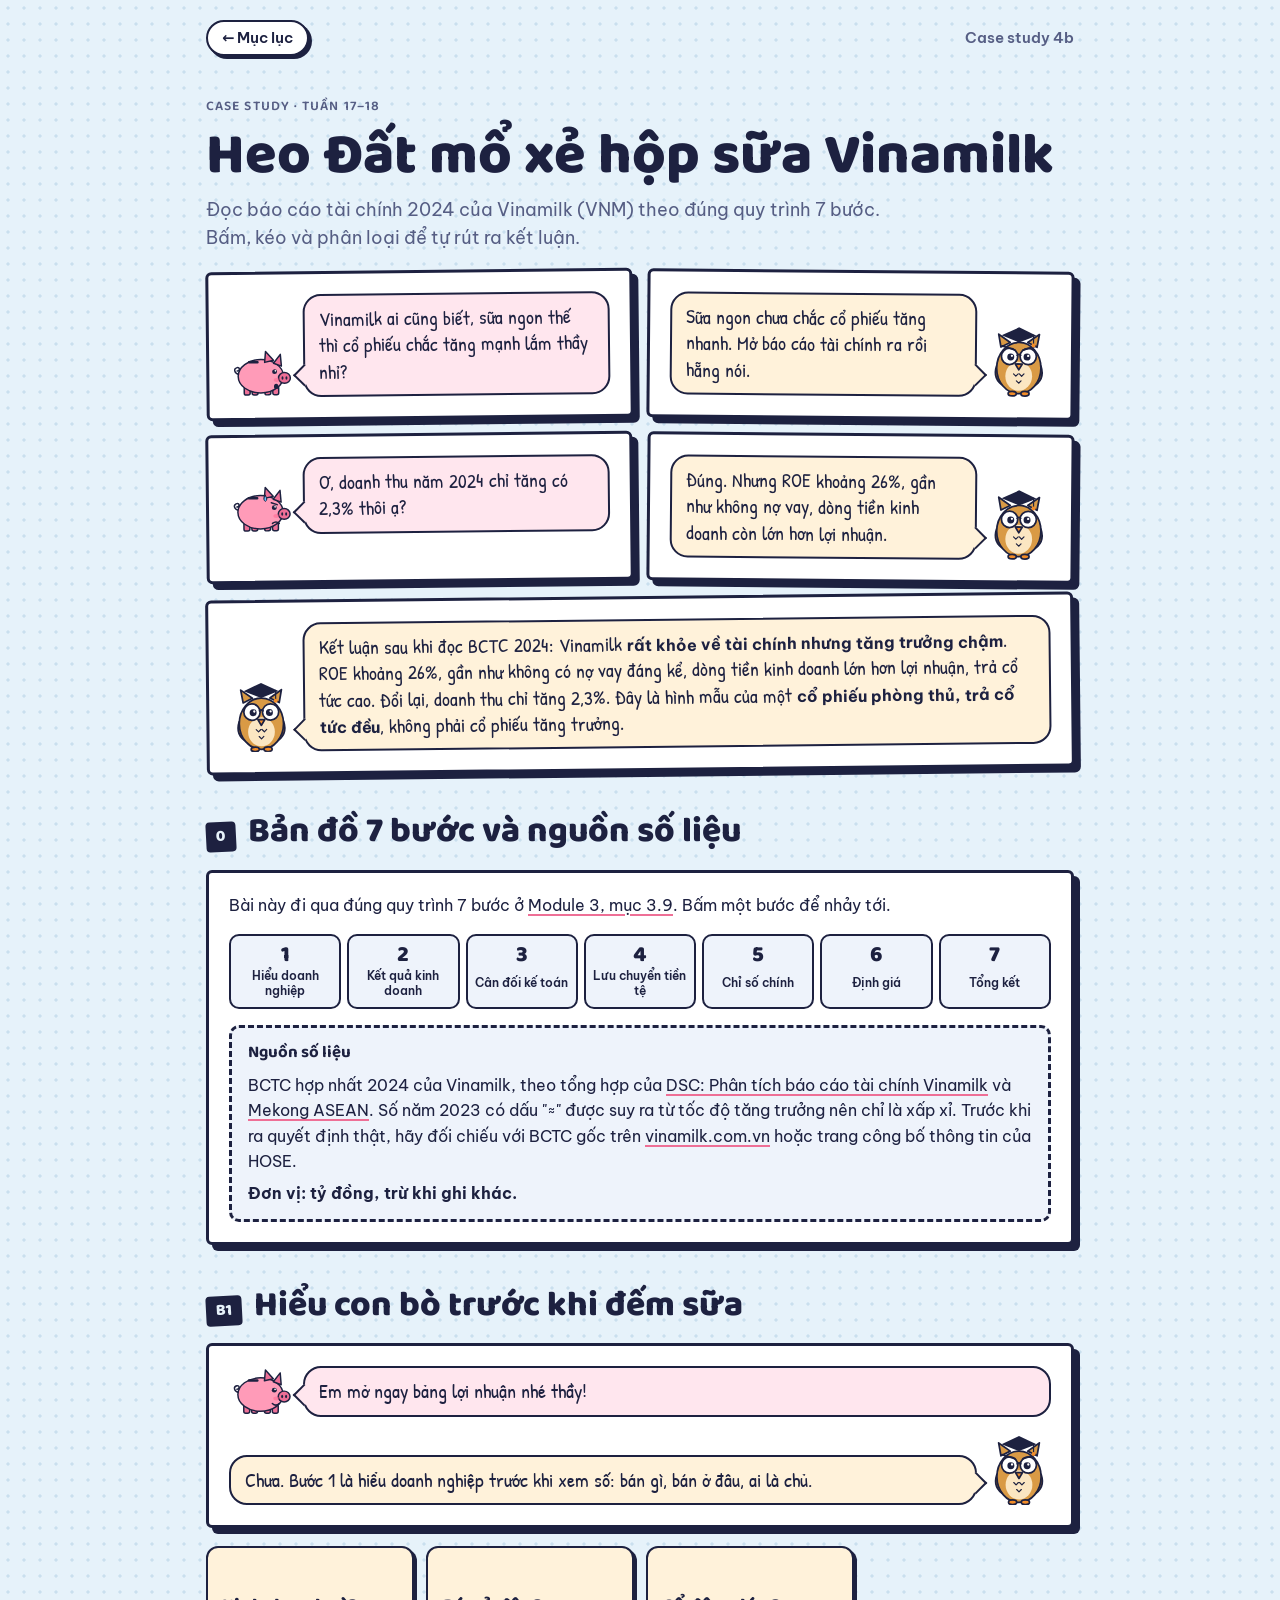
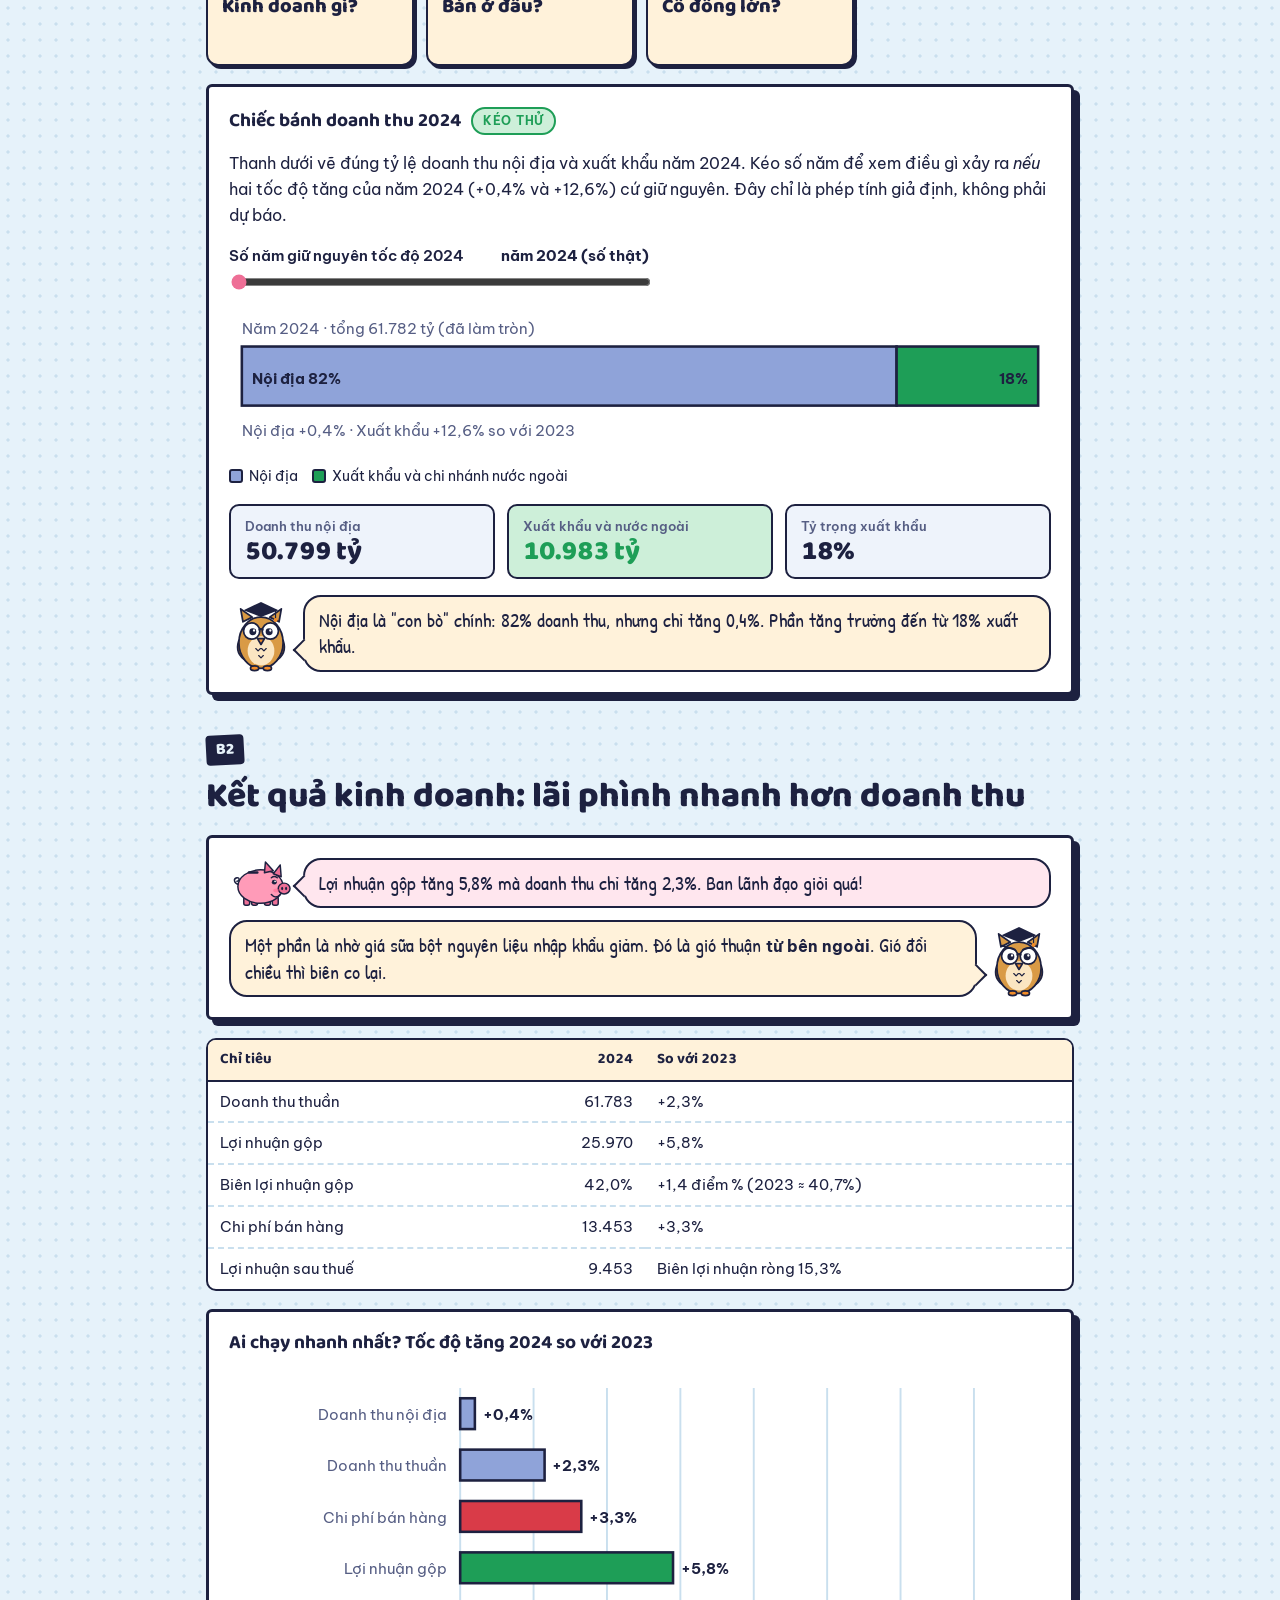
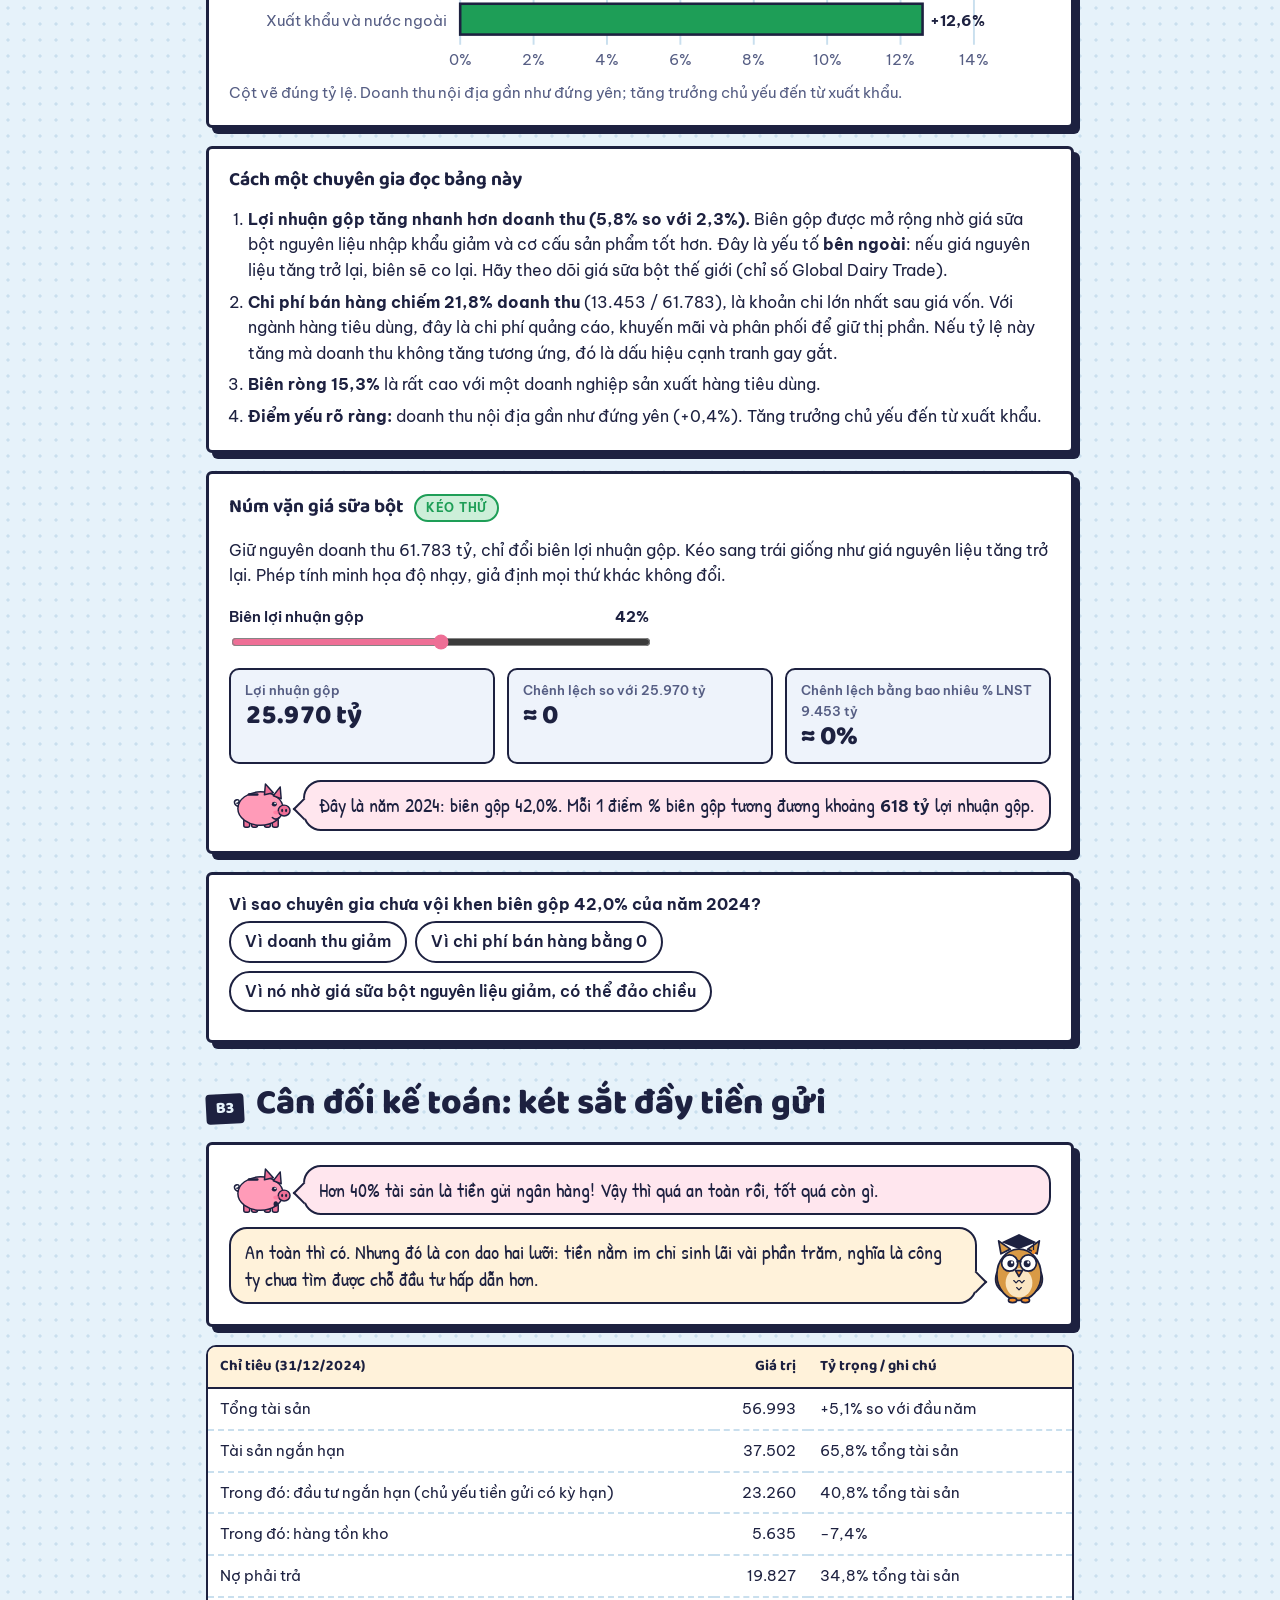
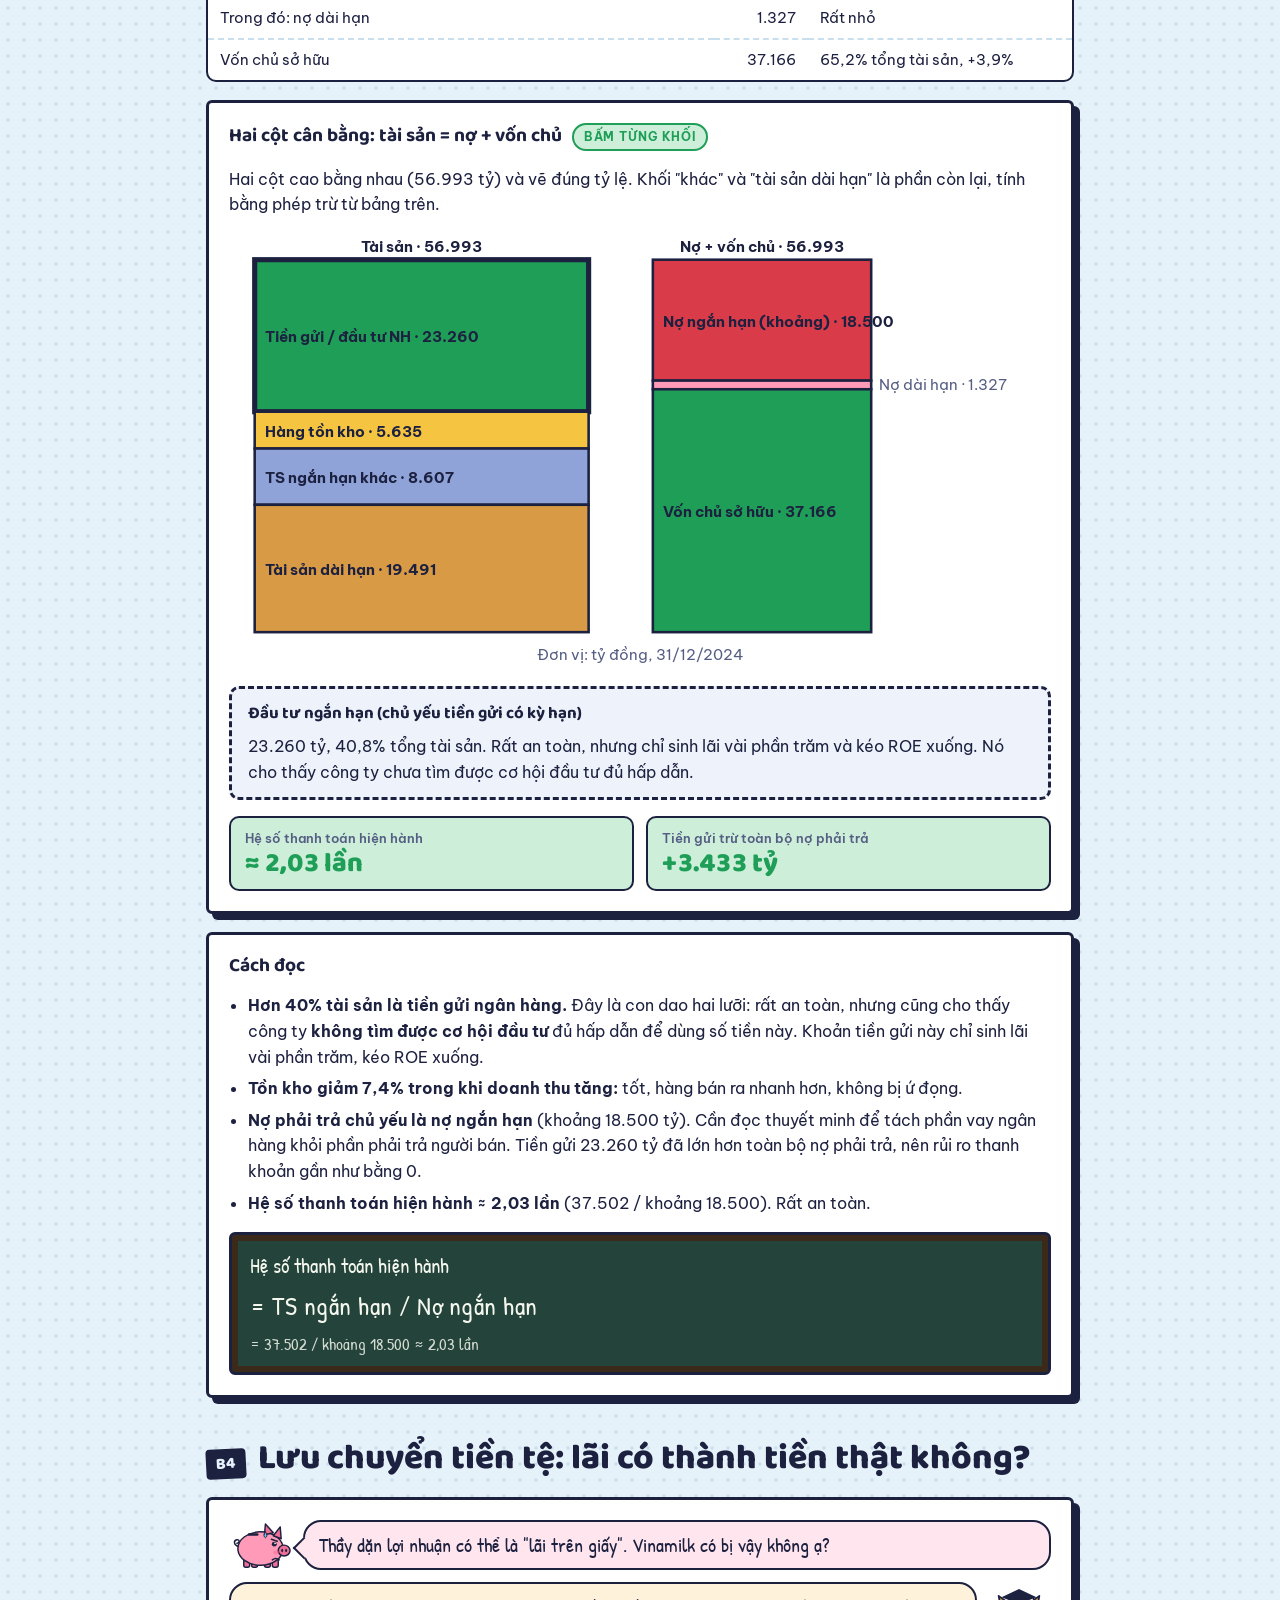
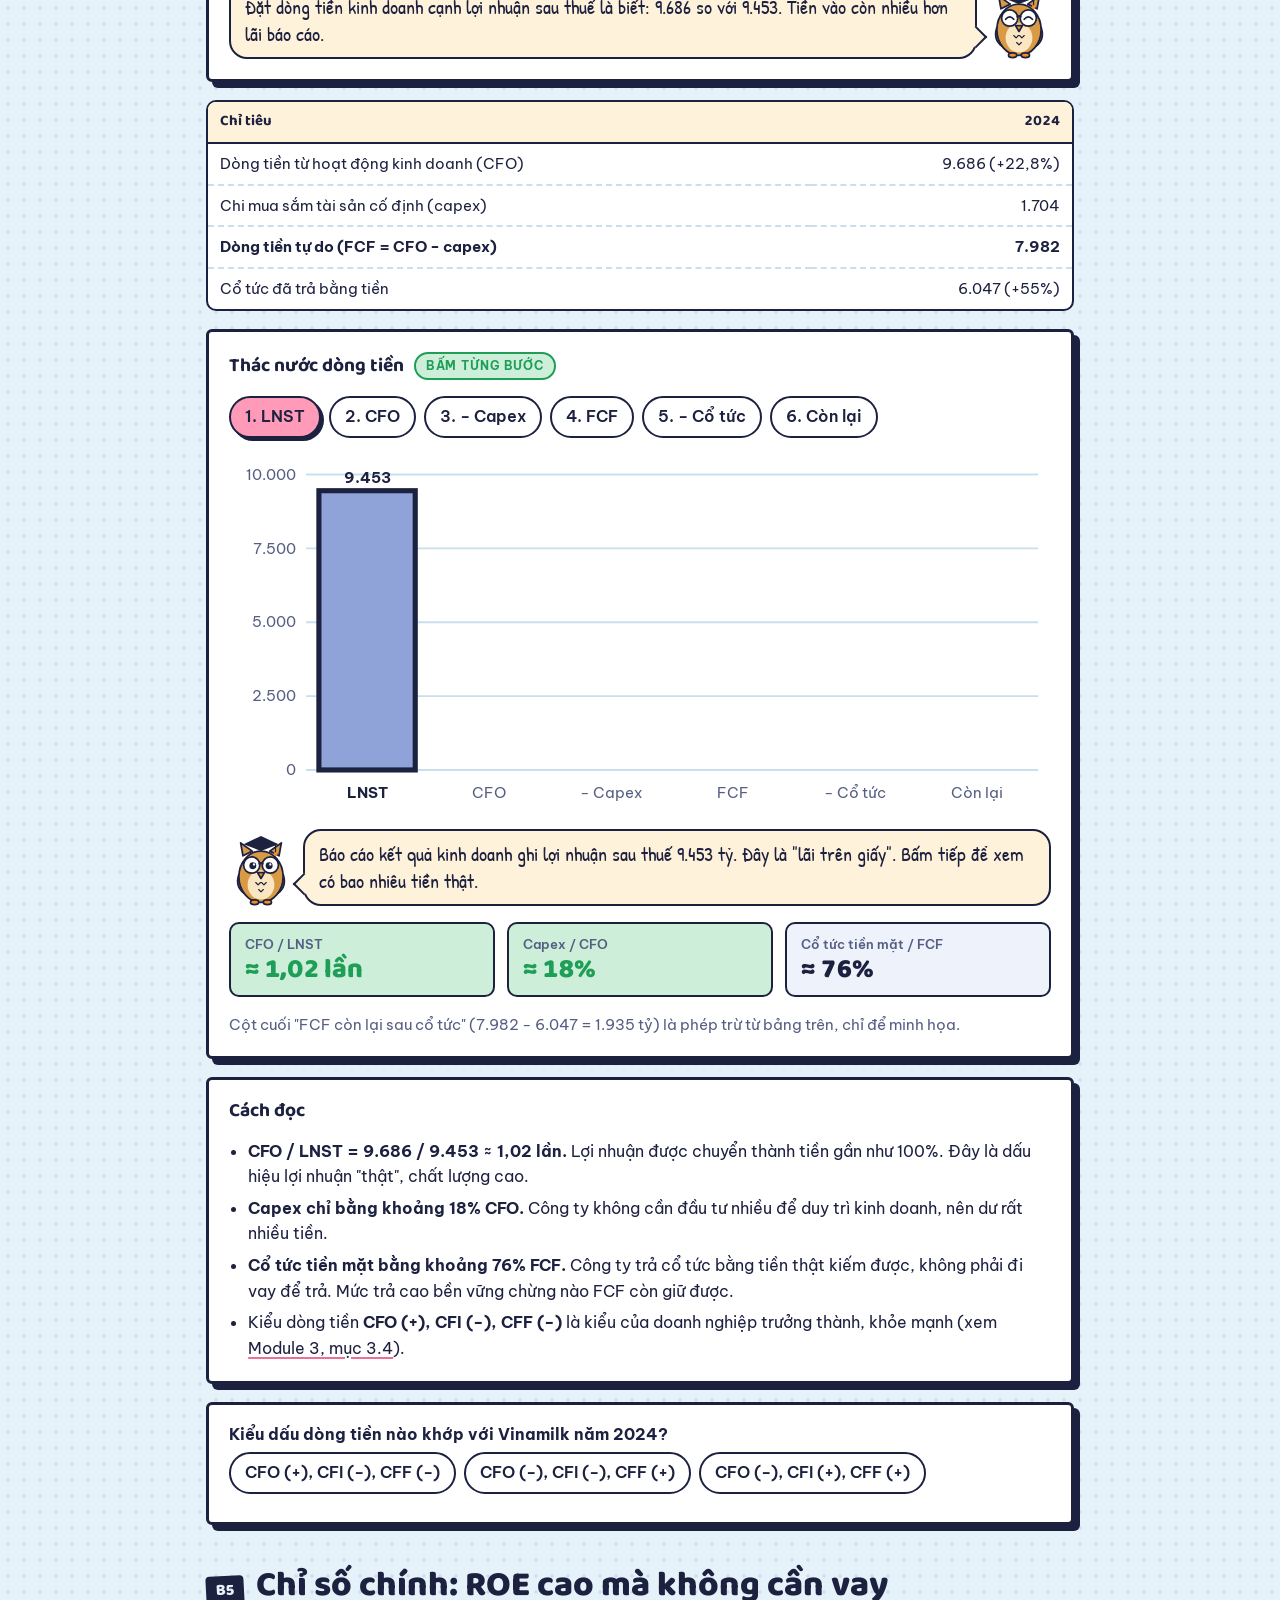
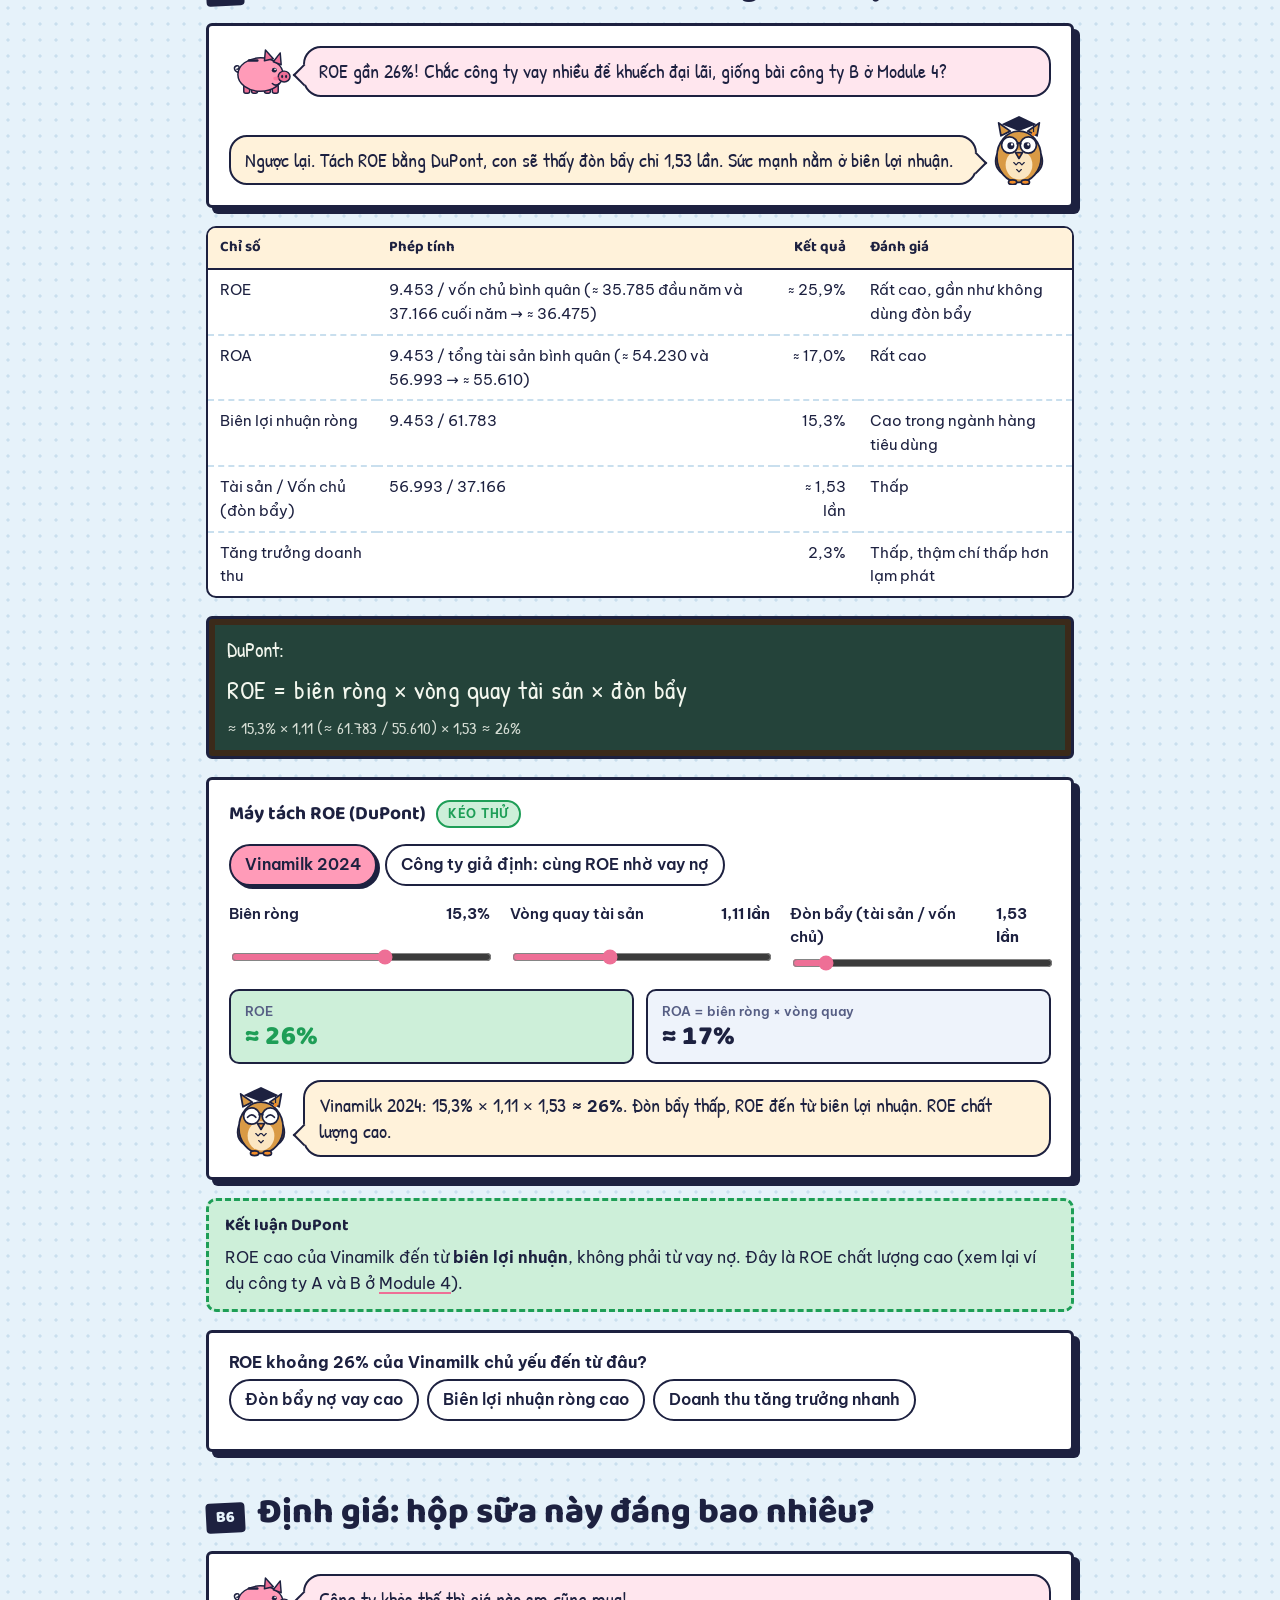
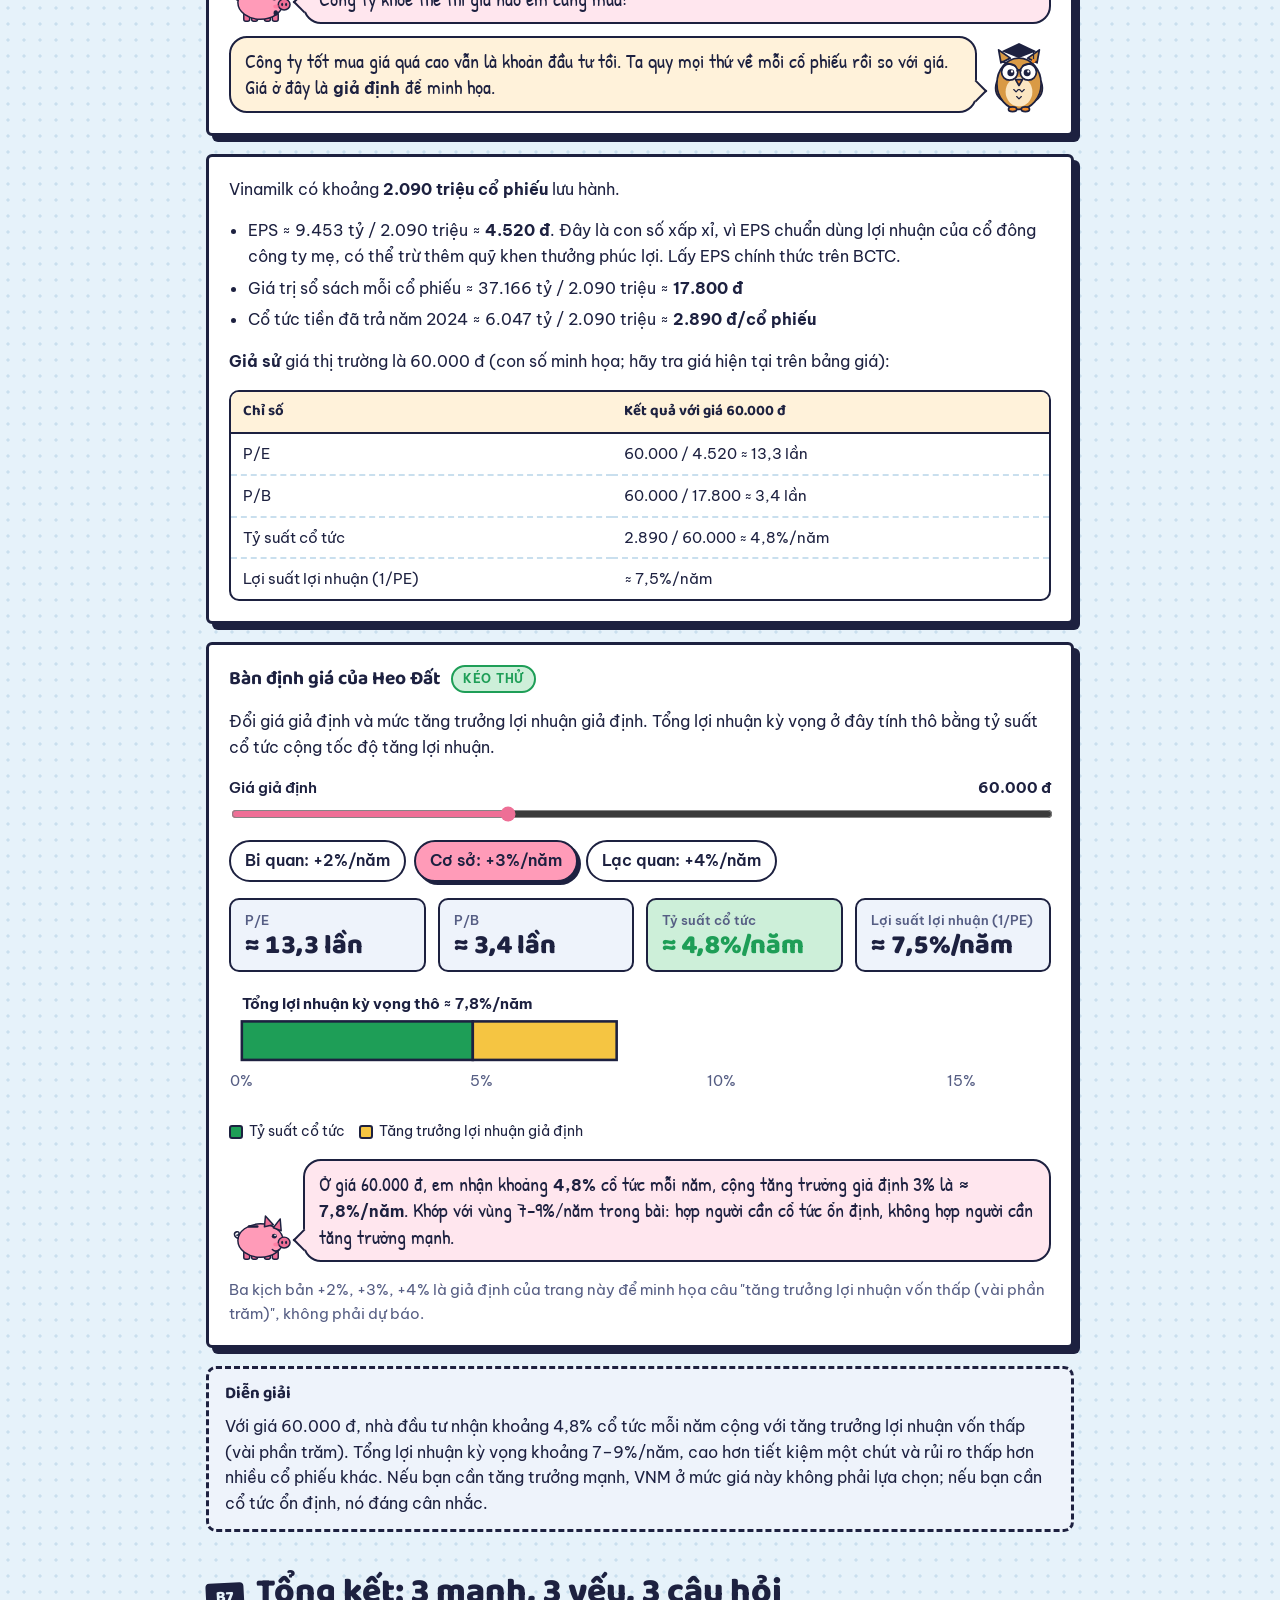
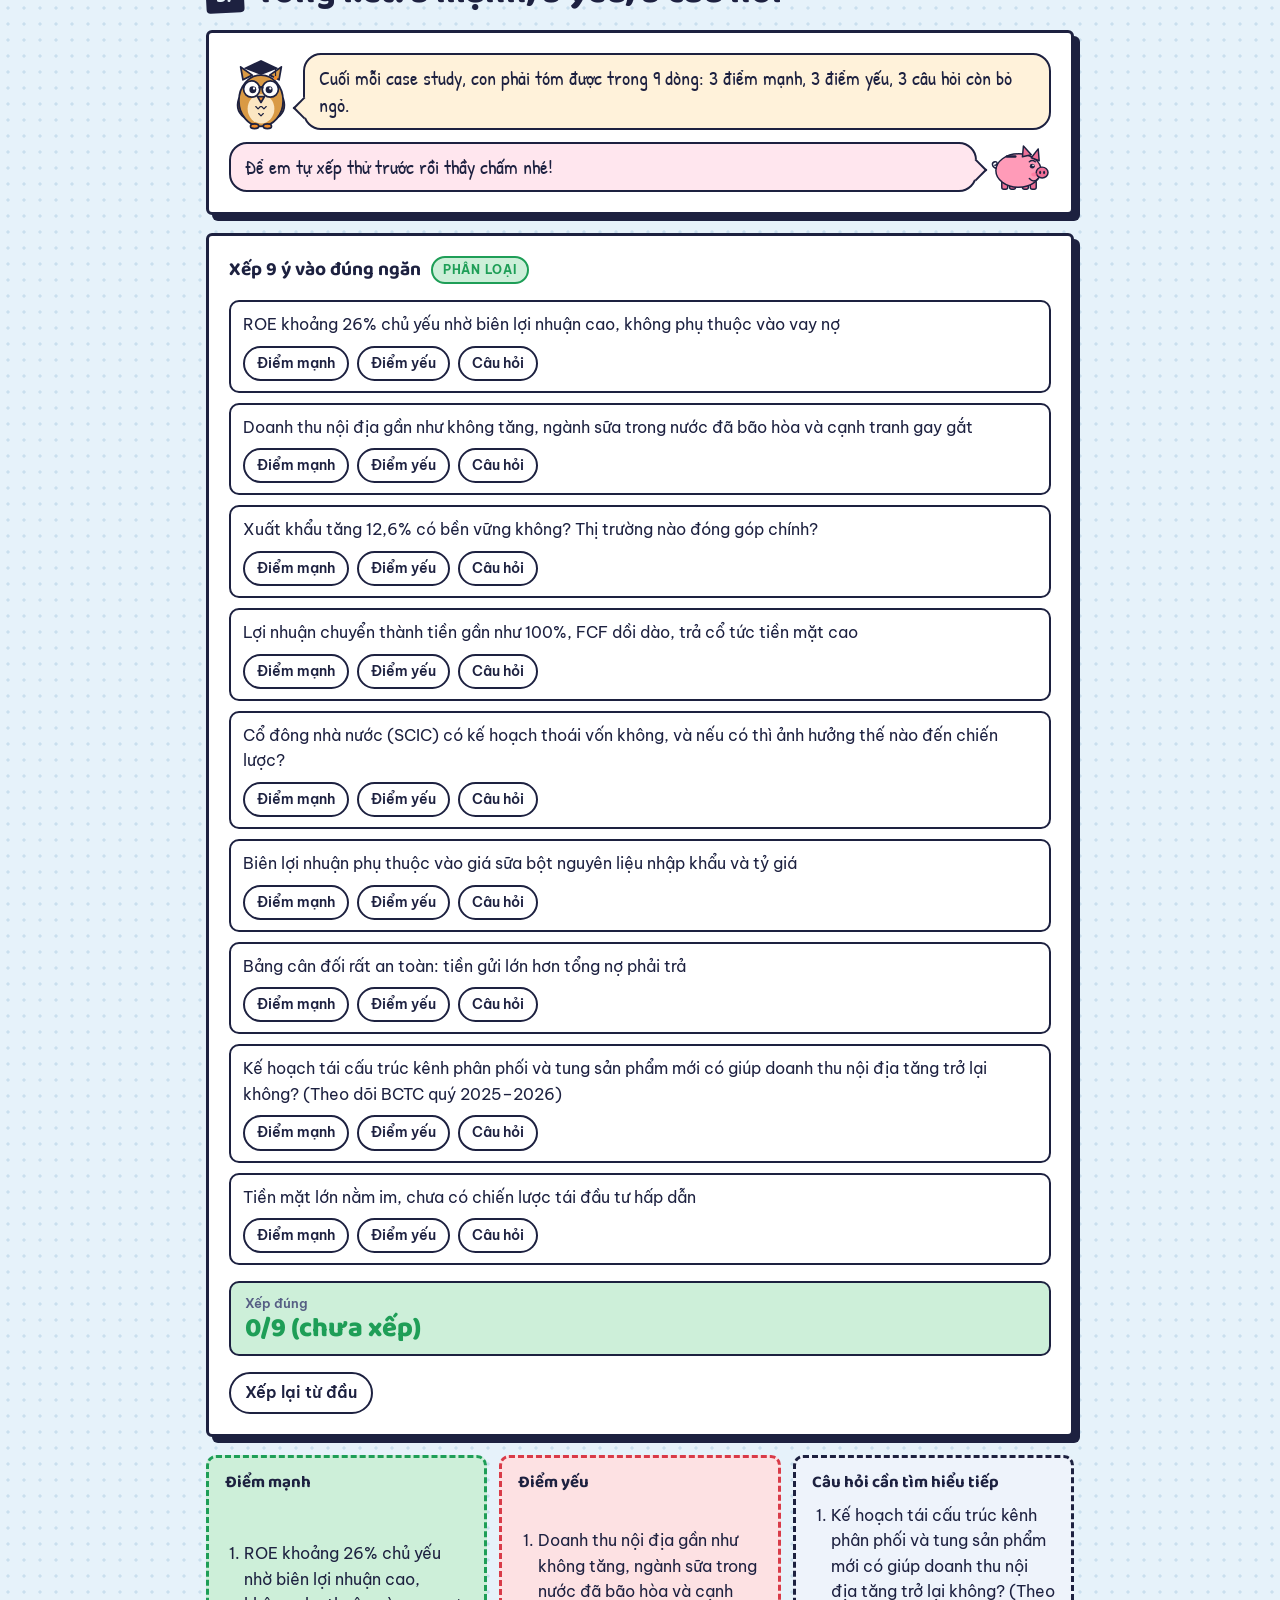
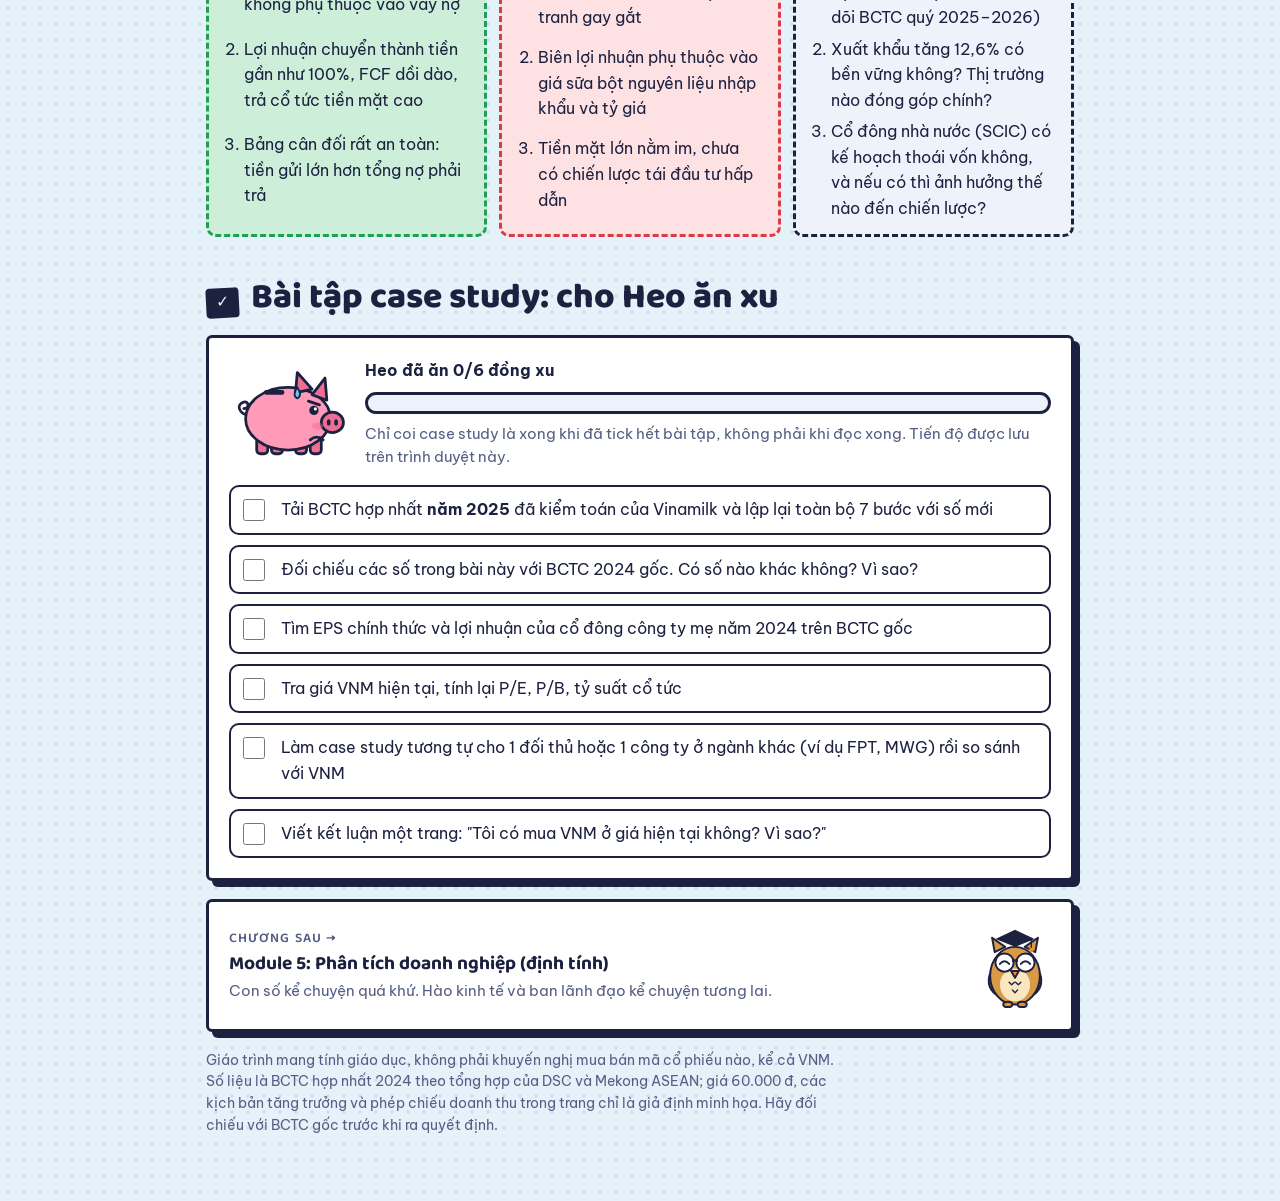
<file: 05-case-study-vinamilk.html>
<!doctype html>
<html lang="vi">
<head>
<meta charset="utf-8">
<meta name="viewport" content="width=device-width, initial-scale=1, viewport-fit=cover">
<title>Heo Đất mổ xẻ Vinamilk</title>
<link rel="preconnect" href="https://fonts.googleapis.com">
<link rel="preconnect" href="https://fonts.gstatic.com" crossorigin>
<link rel="stylesheet" href="https://fonts.googleapis.com/css2?family=Baloo+2:wght@600;800&family=Be+Vietnam+Pro:wght@400;600;700&family=Patrick+Hand&display=swap">
<link rel="stylesheet" href="assets/truyen.css">
<style>
/* Riêng case study Vinamilk: thanh tiến trình 7 bước, biểu đồ cột tự vẽ, trò phân loại */
.road { display: grid; grid-template-columns: repeat(7, minmax(0, 1fr)); gap: 6px; }
.road a {
  text-decoration: none; display: grid; gap: 2px; justify-items: center; text-align: center;
  border: 2.5px solid var(--border); border-radius: 10px; background: var(--chip); padding: 8px 4px;
  font-size: .78rem; font-weight: 600; line-height: 1.2;
}
.road a:hover { transform: translateY(-2px); background: var(--bubble-owl); }
.road .n { font-family: var(--f-display); font-weight: 800; font-size: 1.4rem; line-height: 1; }
@media (max-width: 620px) { .road { grid-template-columns: repeat(4, minmax(0, 1fr)); } }

.chart-box svg .lbl { fill: var(--ink); font-weight: 700; }
.chart-box svg .lbl-in { fill: #1D2140; font-weight: 700; }
.chart-box svg .seg { cursor: pointer; }
.chart-box svg .seg:hover, .chart-box svg .seg.on { stroke-width: 4; }

.sort { display: grid; gap: 10px; }
.sort-item { display: grid; gap: 8px; border: 2.5px solid var(--border); border-radius: 10px; padding: 10px 12px; background: var(--panel); }
.sort-item.ok { background: var(--money-soft); border-color: var(--money); }
.sort-item.no { background: var(--warn-soft); border-color: var(--warn); }
.sort-item .opts .opt { padding: 4px 12px; font-size: .9rem; }
.kv { display: grid; grid-template-columns: repeat(auto-fit, minmax(220px, 1fr)); gap: 12px; }
.kv ol { margin: 0; padding-left: 1.2em; display: grid; gap: 6px; }
</style>
</head>
<body>
<main class="book">

  <nav class="topnav"><a href="index.html">← Mục lục</a><span class="note">Case study 4b</span></nav>

  <!-- MỞ ĐẦU -->
  <header class="hero">
    <div class="hero-title">
      <span class="eyebrow">Case study · Tuần 17–18</span>
      <h1>Heo Đất mổ xẻ hộp sữa Vinamilk</h1>
      <p class="sub">Đọc báo cáo tài chính 2024 của Vinamilk (VNM) theo đúng quy trình 7 bước. Bấm, kéo và phân loại để tự rút ra kết luận.</p>
    </div>
    <div class="strip">
      <div class="panel">
        <div class="say pig"><span class="char" data-char="pig:wow"></span><p class="bubble">Vinamilk ai cũng biết, sữa ngon thế thì cổ phiếu chắc tăng mạnh lắm thầy nhỉ?</p></div>
      </div>
      <div class="panel">
        <div class="say owl right"><p class="bubble">Sữa ngon chưa chắc cổ phiếu tăng nhanh. Mở báo cáo tài chính ra rồi hẵng nói.</p><span class="char" data-char="owl:stern"></span></div>
      </div>
      <div class="panel">
        <div class="say pig"><span class="char" data-char="pig:worried"></span><p class="bubble">Ơ, doanh thu năm 2024 chỉ tăng có 2,3% thôi ạ?</p></div>
      </div>
      <div class="panel">
        <div class="say owl right"><p class="bubble">Đúng. Nhưng ROE khoảng 26%, gần như không nợ vay, dòng tiền kinh doanh còn lớn hơn lợi nhuận.</p><span class="char" data-char="owl:talk"></span></div>
      </div>
      <div class="panel wide">
        <div class="say owl"><span class="char" data-char="owl:talk"></span><p class="bubble">Kết luận sau khi đọc BCTC 2024: Vinamilk <b>rất khỏe về tài chính nhưng tăng trưởng chậm</b>. ROE khoảng 26%, gần như không có nợ vay đáng kể, dòng tiền kinh doanh lớn hơn lợi nhuận, trả cổ tức cao. Đổi lại, doanh thu chỉ tăng 2,3%. Đây là hình mẫu của một <b>cổ phiếu phòng thủ, trả cổ tức đều</b>, không phải cổ phiếu tăng trưởng.</p></div>
      </div>
    </div>
  </header>

  <!-- LỘ TRÌNH + NGUỒN -->
  <section class="chapter" id="lo-trinh">
    <div class="chapter-head"><span class="tag">0</span><h2>Bản đồ 7 bước và nguồn số liệu</h2></div>
    <div class="panel toy">
      <p>Bài này đi qua đúng quy trình 7 bước ở <a href="03-doc-bao-cao-tai-chinh.html">Module 3, mục 3.9</a>. Bấm một bước để nhảy tới.</p>
      <nav class="road" aria-label="Bảy bước phân tích">
        <a href="#buoc-1"><span class="n">1</span>Hiểu doanh nghiệp</a>
        <a href="#buoc-2"><span class="n">2</span>Kết quả kinh doanh</a>
        <a href="#buoc-3"><span class="n">3</span>Cân đối kế toán</a>
        <a href="#buoc-4"><span class="n">4</span>Lưu chuyển tiền tệ</a>
        <a href="#buoc-5"><span class="n">5</span>Chỉ số chính</a>
        <a href="#buoc-6"><span class="n">6</span>Định giá</a>
        <a href="#buoc-7"><span class="n">7</span>Tổng kết</a>
      </nav>
      <div class="callout">
        <strong>Nguồn số liệu</strong>
        <p>BCTC hợp nhất 2024 của Vinamilk, theo tổng hợp của <a href="https://www.dsc.com.vn/kien-thuc/phan-tich-bao-cao-tai-chinh-vinamilk" target="_blank" rel="noopener">DSC: Phân tích báo cáo tài chính Vinamilk</a> và <a href="https://mekongasean.vn/vinamilk-lai-rong-cao-nhat-trong-3-nam-gan-day-37827.html" target="_blank" rel="noopener">Mekong ASEAN</a>. Số năm 2023 có dấu "≈" được suy ra từ tốc độ tăng trưởng nên chỉ là xấp xỉ. Trước khi ra quyết định thật, hãy đối chiếu với BCTC gốc trên <a href="https://www.vinamilk.com.vn" target="_blank" rel="noopener">vinamilk.com.vn</a> hoặc trang công bố thông tin của HOSE.</p>
        <p><b>Đơn vị: tỷ đồng, trừ khi ghi khác.</b></p>
      </div>
    </div>
  </section>

  <!-- BƯỚC 1 -->
  <section class="chapter" id="buoc-1">
    <div class="chapter-head"><span class="tag">B1</span><h2>Hiểu con bò trước khi đếm sữa</h2></div>
    <div class="panel talk">
      <div class="say pig"><span class="char" data-char="pig:happy"></span><p class="bubble">Em mở ngay bảng lợi nhuận nhé thầy!</p></div>
      <div class="say owl right"><p class="bubble">Chưa. Bước 1 là hiểu doanh nghiệp trước khi xem số: bán gì, bán ở đâu, ai là chủ.</p><span class="char" data-char="owl:stern"></span></div>
    </div>
    <div class="cards">
      <button class="flip" type="button"><span class="front">Kinh doanh gì?</span><span class="back">Sữa nước, sữa chua, sữa bột, sữa đặc, đồ uống. Có hệ thống trang trại bò sữa và nhà máy trong nước.</span></button>
      <button class="flip" type="button"><span class="front">Bán ở đâu?</span><span class="back">Năm 2024, nội địa chiếm 82% doanh thu (50.799 tỷ, +0,4%), xuất khẩu và chi nhánh nước ngoài chiếm 18% (10.983 tỷ, +12,6%).</span></button>
      <button class="flip" type="button"><span class="front">Cổ đông lớn?</span><span class="back">SCIC (đại diện vốn nhà nước) và F&amp;N (Fraser &amp; Neave, Singapore) cùng nắm hơn một nửa cổ phần. Kiểm tra tỷ lệ chính xác trong báo cáo thường niên.</span></button>
    </div>
    <div class="panel toy">
      <div class="toy-title"><h3>Chiếc bánh doanh thu 2024</h3><span class="pill">Kéo thử</span></div>
      <p>Thanh dưới vẽ đúng tỷ lệ doanh thu nội địa và xuất khẩu năm 2024. Kéo số năm để xem điều gì xảy ra <em>nếu</em> hai tốc độ tăng của năm 2024 (+0,4% và +12,6%) cứ giữ nguyên. Đây chỉ là phép tính giả định, không phải dự báo.</p>
      <div class="ctl" style="max-width:420px"><label for="mixYears">Số năm giữ nguyên tốc độ 2024 <output id="mixYearsOut"></output></label><input id="mixYears" type="range" min="0" max="5" step="1" value="0"></div>
      <div class="chart-box"><svg id="mixChart" viewBox="0 0 640 110" role="img" aria-label="Thanh tỷ trọng doanh thu nội địa và xuất khẩu"></svg></div>
      <div class="legend"><span><i style="background:var(--save)"></i>Nội địa</span><span><i style="background:var(--money)"></i>Xuất khẩu và chi nhánh nước ngoài</span></div>
      <div class="result">
        <div class="stat"><div class="k">Doanh thu nội địa</div><div class="v" id="mixDom"></div></div>
        <div class="stat money"><div class="k">Xuất khẩu và nước ngoài</div><div class="v" id="mixExp"></div></div>
        <div class="stat"><div class="k">Tỷ trọng xuất khẩu</div><div class="v" id="mixShare"></div></div>
      </div>
      <div class="say owl"><span class="char" data-char="owl:talk"></span><p class="bubble" id="mixSay"></p></div>
    </div>
  </section>

  <!-- BƯỚC 2 -->
  <section class="chapter" id="buoc-2">
    <div class="chapter-head"><span class="tag">B2</span><h2>Kết quả kinh doanh: lãi phình nhanh hơn doanh thu</h2></div>
    <div class="panel talk">
      <div class="say pig"><span class="char" data-char="pig:proud"></span><p class="bubble">Lợi nhuận gộp tăng 5,8% mà doanh thu chỉ tăng 2,3%. Ban lãnh đạo giỏi quá!</p></div>
      <div class="say owl right"><p class="bubble">Một phần là nhờ giá sữa bột nguyên liệu nhập khẩu giảm. Đó là gió thuận <b>từ bên ngoài</b>. Gió đổi chiều thì biên co lại.</p><span class="char" data-char="owl:stern"></span></div>
    </div>
    <div class="tbl-wrap">
      <table class="tbl">
        <thead><tr><th>Chỉ tiêu</th><th class="r">2024</th><th>So với 2023</th></tr></thead>
        <tbody>
          <tr><td>Doanh thu thuần</td><td class="r">61.783</td><td>+2,3%</td></tr>
          <tr><td>Lợi nhuận gộp</td><td class="r">25.970</td><td>+5,8%</td></tr>
          <tr><td>Biên lợi nhuận gộp</td><td class="r">42,0%</td><td>+1,4 điểm % (2023 ≈ 40,7%)</td></tr>
          <tr><td>Chi phí bán hàng</td><td class="r">13.453</td><td>+3,3%</td></tr>
          <tr><td>Lợi nhuận sau thuế</td><td class="r">9.453</td><td>Biên lợi nhuận ròng 15,3%</td></tr>
        </tbody>
      </table>
    </div>

    <div class="panel toy">
      <div class="toy-title"><h3>Ai chạy nhanh nhất? Tốc độ tăng 2024 so với 2023</h3></div>
      <div class="chart-box"><svg id="growthChart" viewBox="0 0 640 230" role="img" aria-label="Biểu đồ cột ngang tốc độ tăng trưởng các chỉ tiêu năm 2024"></svg></div>
      <p class="note">Cột vẽ đúng tỷ lệ. Doanh thu nội địa gần như đứng yên; tăng trưởng chủ yếu đến từ xuất khẩu.</p>
    </div>

    <div class="panel toy">
      <div class="toy-title"><h3>Cách một chuyên gia đọc bảng này</h3></div>
      <ol class="plain">
        <li><b>Lợi nhuận gộp tăng nhanh hơn doanh thu (5,8% so với 2,3%).</b> Biên gộp được mở rộng nhờ giá sữa bột nguyên liệu nhập khẩu giảm và cơ cấu sản phẩm tốt hơn. Đây là yếu tố <b>bên ngoài</b>: nếu giá nguyên liệu tăng trở lại, biên sẽ co lại. Hãy theo dõi giá sữa bột thế giới (chỉ số Global Dairy Trade).</li>
        <li><b>Chi phí bán hàng chiếm 21,8% doanh thu</b> (13.453 / 61.783), là khoản chi lớn nhất sau giá vốn. Với ngành hàng tiêu dùng, đây là chi phí quảng cáo, khuyến mãi và phân phối để giữ thị phần. Nếu tỷ lệ này tăng mà doanh thu không tăng tương ứng, đó là dấu hiệu cạnh tranh gay gắt.</li>
        <li><b>Biên ròng 15,3%</b> là rất cao với một doanh nghiệp sản xuất hàng tiêu dùng.</li>
        <li><b>Điểm yếu rõ ràng:</b> doanh thu nội địa gần như đứng yên (+0,4%). Tăng trưởng chủ yếu đến từ xuất khẩu.</li>
      </ol>
    </div>

    <div class="panel toy">
      <div class="toy-title"><h3>Núm vặn giá sữa bột</h3><span class="pill">Kéo thử</span></div>
      <p>Giữ nguyên doanh thu 61.783 tỷ, chỉ đổi biên lợi nhuận gộp. Kéo sang trái giống như giá nguyên liệu tăng trở lại. Phép tính minh họa độ nhạy, giả định mọi thứ khác không đổi.</p>
      <div class="ctl" style="max-width:420px"><label for="gm">Biên lợi nhuận gộp <output id="gmOut"></output></label><input id="gm" type="range" min="38" max="46" step="0.1" value="42"></div>
      <div class="result">
        <div class="stat"><div class="k">Lợi nhuận gộp</div><div class="v" id="gmGross"></div></div>
        <div class="stat" id="gmDeltaBox"><div class="k">Chênh lệch so với 25.970 tỷ</div><div class="v" id="gmDelta"></div></div>
        <div class="stat"><div class="k">Chênh lệch bằng bao nhiêu % LNST 9.453 tỷ</div><div class="v" id="gmShare"></div></div>
      </div>
      <div class="say pig"><span class="char" id="gmPig"></span><p class="bubble" id="gmSay"></p></div>
    </div>

    <div class="panel quiz">
      <div class="mcq q" data-answer="2" data-right="Đúng. Biên gộp mở rộng chủ yếu nhờ giá sữa bột nguyên liệu giảm, một yếu tố bên ngoài. Theo dõi chỉ số Global Dairy Trade để biết gió có đổi chiều không." data-wrong="Chưa đúng. Hãy nhìn vào nguyên nhân biên gộp mở rộng: phần lớn đến từ giá nguyên liệu, thứ công ty không kiểm soát.">
        <h3>Vì sao chuyên gia chưa vội khen biên gộp 42,0% của năm 2024?</h3>
        <div class="opts">
          <button class="opt" type="button">Vì doanh thu giảm</button>
          <button class="opt" type="button">Vì chi phí bán hàng bằng 0</button>
          <button class="opt" type="button">Vì nó nhờ giá sữa bột nguyên liệu giảm, có thể đảo chiều</button>
        </div>
      </div>
    </div>
  </section>

  <!-- BƯỚC 3 -->
  <section class="chapter" id="buoc-3">
    <div class="chapter-head"><span class="tag">B3</span><h2>Cân đối kế toán: két sắt đầy tiền gửi</h2></div>
    <div class="panel talk">
      <div class="say pig"><span class="char" data-char="pig:wow"></span><p class="bubble">Hơn 40% tài sản là tiền gửi ngân hàng! Vậy thì quá an toàn rồi, tốt quá còn gì.</p></div>
      <div class="say owl right"><p class="bubble">An toàn thì có. Nhưng đó là con dao hai lưỡi: tiền nằm im chỉ sinh lãi vài phần trăm, nghĩa là công ty chưa tìm được chỗ đầu tư hấp dẫn hơn.</p><span class="char" data-char="owl:talk"></span></div>
    </div>
    <div class="tbl-wrap">
      <table class="tbl">
        <thead><tr><th>Chỉ tiêu (31/12/2024)</th><th class="r">Giá trị</th><th>Tỷ trọng / ghi chú</th></tr></thead>
        <tbody>
          <tr><td>Tổng tài sản</td><td class="r">56.993</td><td>+5,1% so với đầu năm</td></tr>
          <tr><td>Tài sản ngắn hạn</td><td class="r">37.502</td><td>65,8% tổng tài sản</td></tr>
          <tr><td>Trong đó: đầu tư ngắn hạn (chủ yếu tiền gửi có kỳ hạn)</td><td class="r">23.260</td><td>40,8% tổng tài sản</td></tr>
          <tr><td>Trong đó: hàng tồn kho</td><td class="r">5.635</td><td>−7,4%</td></tr>
          <tr><td>Nợ phải trả</td><td class="r">19.827</td><td>34,8% tổng tài sản</td></tr>
          <tr><td>Trong đó: nợ dài hạn</td><td class="r">1.327</td><td>Rất nhỏ</td></tr>
          <tr><td>Vốn chủ sở hữu</td><td class="r">37.166</td><td>65,2% tổng tài sản, +3,9%</td></tr>
        </tbody>
      </table>
    </div>

    <div class="panel toy">
      <div class="toy-title"><h3>Hai cột cân bằng: tài sản = nợ + vốn chủ</h3><span class="pill">Bấm từng khối</span></div>
      <p>Hai cột cao bằng nhau (56.993 tỷ) và vẽ đúng tỷ lệ. Khối "khác" và "tài sản dài hạn" là phần còn lại, tính bằng phép trừ từ bảng trên.</p>
      <div class="chart-box"><svg id="bsChart" viewBox="0 0 640 340" role="img" aria-label="Biểu đồ cột chồng tài sản và nguồn vốn của Vinamilk cuối năm 2024"></svg></div>
      <div class="callout" id="bsDetail"></div>
      <div class="result">
        <div class="stat money"><div class="k">Hệ số thanh toán hiện hành</div><div class="v">≈ 2,03 lần</div></div>
        <div class="stat money"><div class="k">Tiền gửi trừ toàn bộ nợ phải trả</div><div class="v">+3.433 tỷ</div></div>
      </div>
    </div>

    <div class="panel toy">
      <div class="toy-title"><h3>Cách đọc</h3></div>
      <ul class="plain">
        <li><b>Hơn 40% tài sản là tiền gửi ngân hàng.</b> Đây là con dao hai lưỡi: rất an toàn, nhưng cũng cho thấy công ty <b>không tìm được cơ hội đầu tư</b> đủ hấp dẫn để dùng số tiền này. Khoản tiền gửi này chỉ sinh lãi vài phần trăm, kéo ROE xuống.</li>
        <li><b>Tồn kho giảm 7,4% trong khi doanh thu tăng:</b> tốt, hàng bán ra nhanh hơn, không bị ứ đọng.</li>
        <li><b>Nợ phải trả chủ yếu là nợ ngắn hạn</b> (khoảng 18.500 tỷ). Cần đọc thuyết minh để tách phần vay ngân hàng khỏi phần phải trả người bán. Tiền gửi 23.260 tỷ đã lớn hơn toàn bộ nợ phải trả, nên rủi ro thanh khoản gần như bằng 0.</li>
        <li><b>Hệ số thanh toán hiện hành ≈ 2,03 lần</b> (37.502 / khoảng 18.500). Rất an toàn.</li>
      </ul>
      <div class="chalk" aria-label="Công thức hệ số thanh toán hiện hành">
        <span>Hệ số thanh toán hiện hành</span>
        <span class="f">= TS ngắn hạn / Nợ ngắn hạn</span>
        <small>= 37.502 / khoảng 18.500 ≈ 2,03 lần</small>
      </div>
    </div>
  </section>

  <!-- BƯỚC 4 -->
  <section class="chapter" id="buoc-4">
    <div class="chapter-head"><span class="tag">B4</span><h2>Lưu chuyển tiền tệ: lãi có thành tiền thật không?</h2></div>
    <div class="panel talk">
      <div class="say pig"><span class="char" data-char="pig:worried"></span><p class="bubble">Thầy dặn lợi nhuận có thể là "lãi trên giấy". Vinamilk có bị vậy không ạ?</p></div>
      <div class="say owl right"><p class="bubble">Đặt dòng tiền kinh doanh cạnh lợi nhuận sau thuế là biết: 9.686 so với 9.453. Tiền vào còn nhiều hơn lãi báo cáo.</p><span class="char" data-char="owl:smile"></span></div>
    </div>
    <div class="tbl-wrap">
      <table class="tbl">
        <thead><tr><th>Chỉ tiêu</th><th class="r">2024</th></tr></thead>
        <tbody>
          <tr><td>Dòng tiền từ hoạt động kinh doanh (CFO)</td><td class="r">9.686 (+22,8%)</td></tr>
          <tr><td>Chi mua sắm tài sản cố định (capex)</td><td class="r">1.704</td></tr>
          <tr><td><b>Dòng tiền tự do (FCF = CFO − capex)</b></td><td class="r"><b>7.982</b></td></tr>
          <tr><td>Cổ tức đã trả bằng tiền</td><td class="r">6.047 (+55%)</td></tr>
        </tbody>
      </table>
    </div>

    <div class="panel toy">
      <div class="toy-title"><h3>Thác nước dòng tiền</h3><span class="pill">Bấm từng bước</span></div>
      <div class="tabs" role="group" aria-label="Các bước thác nước dòng tiền" id="wfTabs"></div>
      <div class="chart-box"><svg id="wfChart" viewBox="0 0 640 280" role="img" aria-label="Biểu đồ thác nước từ lợi nhuận sau thuế tới dòng tiền tự do và cổ tức"></svg></div>
      <div class="say owl"><span class="char" data-char="owl:talk"></span><p class="bubble" id="wfSay"></p></div>
      <div class="result">
        <div class="stat money"><div class="k">CFO / LNST</div><div class="v">≈ 1,02 lần</div></div>
        <div class="stat money"><div class="k">Capex / CFO</div><div class="v">≈ 18%</div></div>
        <div class="stat"><div class="k">Cổ tức tiền mặt / FCF</div><div class="v">≈ 76%</div></div>
      </div>
      <p class="note">Cột cuối "FCF còn lại sau cổ tức" (7.982 − 6.047 = 1.935 tỷ) là phép trừ từ bảng trên, chỉ để minh họa.</p>
    </div>

    <div class="panel toy">
      <div class="toy-title"><h3>Cách đọc</h3></div>
      <ul class="plain">
        <li><b>CFO / LNST = 9.686 / 9.453 ≈ 1,02 lần.</b> Lợi nhuận được chuyển thành tiền gần như 100%. Đây là dấu hiệu lợi nhuận "thật", chất lượng cao.</li>
        <li><b>Capex chỉ bằng khoảng 18% CFO.</b> Công ty không cần đầu tư nhiều để duy trì kinh doanh, nên dư rất nhiều tiền.</li>
        <li><b>Cổ tức tiền mặt bằng khoảng 76% FCF.</b> Công ty trả cổ tức bằng tiền thật kiếm được, không phải đi vay để trả. Mức trả cao bền vững chừng nào FCF còn giữ được.</li>
        <li>Kiểu dòng tiền <b>CFO (+), CFI (−), CFF (−)</b> là kiểu của doanh nghiệp trưởng thành, khỏe mạnh (xem <a href="03-doc-bao-cao-tai-chinh.html">Module 3, mục 3.4</a>).</li>
      </ul>
    </div>

    <div class="panel quiz">
      <div class="mcq q" data-answer="0" data-right="Chính xác. Tiền kinh doanh dương, tiền đầu tư âm vì vẫn mua máy móc, tiền tài chính âm vì trả cổ tức. Đó là chân dung doanh nghiệp trưởng thành, khỏe mạnh." data-wrong="Chưa đúng. Vinamilk thu tiền từ kinh doanh, chi ra để đầu tư (capex) và chi ra để trả cổ tức. Thử ghép dấu lại xem.">
        <h3>Kiểu dấu dòng tiền nào khớp với Vinamilk năm 2024?</h3>
        <div class="opts">
          <button class="opt" type="button">CFO (+), CFI (−), CFF (−)</button>
          <button class="opt" type="button">CFO (−), CFI (−), CFF (+)</button>
          <button class="opt" type="button">CFO (−), CFI (+), CFF (+)</button>
        </div>
      </div>
    </div>
  </section>

  <!-- BƯỚC 5 -->
  <section class="chapter" id="buoc-5">
    <div class="chapter-head"><span class="tag">B5</span><h2>Chỉ số chính: ROE cao mà không cần vay</h2></div>
    <div class="panel talk">
      <div class="say pig"><span class="char" data-char="pig:happy"></span><p class="bubble">ROE gần 26%! Chắc công ty vay nhiều để khuếch đại lãi, giống bài công ty B ở Module 4?</p></div>
      <div class="say owl right"><p class="bubble">Ngược lại. Tách ROE bằng DuPont, con sẽ thấy đòn bẩy chỉ 1,53 lần. Sức mạnh nằm ở biên lợi nhuận.</p><span class="char" data-char="owl:talk"></span></div>
    </div>
    <div class="tbl-wrap">
      <table class="tbl">
        <thead><tr><th>Chỉ số</th><th>Phép tính</th><th class="r">Kết quả</th><th>Đánh giá</th></tr></thead>
        <tbody>
          <tr><td>ROE</td><td>9.453 / vốn chủ bình quân (≈ 35.785 đầu năm và 37.166 cuối năm → ≈ 36.475)</td><td class="r">≈ 25,9%</td><td>Rất cao, gần như không dùng đòn bẩy</td></tr>
          <tr><td>ROA</td><td>9.453 / tổng tài sản bình quân (≈ 54.230 và 56.993 → ≈ 55.610)</td><td class="r">≈ 17,0%</td><td>Rất cao</td></tr>
          <tr><td>Biên lợi nhuận ròng</td><td>9.453 / 61.783</td><td class="r">15,3%</td><td>Cao trong ngành hàng tiêu dùng</td></tr>
          <tr><td>Tài sản / Vốn chủ (đòn bẩy)</td><td>56.993 / 37.166</td><td class="r">≈ 1,53 lần</td><td>Thấp</td></tr>
          <tr><td>Tăng trưởng doanh thu</td><td></td><td class="r">2,3%</td><td>Thấp, thậm chí thấp hơn lạm phát</td></tr>
        </tbody>
      </table>
    </div>
    <div class="chalk" aria-label="Công thức DuPont của Vinamilk">
      <span>DuPont:</span>
      <span class="f">ROE = biên ròng × vòng quay tài sản × đòn bẩy</span>
      <small>≈ 15,3% × 1,11 (≈ 61.783 / 55.610) × 1,53 ≈ 26%</small>
    </div>

    <div class="panel toy">
      <div class="toy-title"><h3>Máy tách ROE (DuPont)</h3><span class="pill">Kéo thử</span></div>
      <div class="tabs" role="group" aria-label="Chọn bộ số" id="dpTabs">
        <button class="opt" type="button" data-p="0" aria-pressed="true">Vinamilk 2024</button>
        <button class="opt" type="button" data-p="1">Công ty giả định: cùng ROE nhờ vay nợ</button>
      </div>
      <div class="controls">
        <div class="ctl"><label for="dpM">Biên ròng <output id="dpMOut"></output></label><input id="dpM" type="range" min="1" max="25" step="0.1" value="15.3"></div>
        <div class="ctl"><label for="dpT">Vòng quay tài sản <output id="dpTOut"></output></label><input id="dpT" type="range" min="0.3" max="2.5" step="0.01" value="1.11"></div>
        <div class="ctl"><label for="dpL">Đòn bẩy (tài sản / vốn chủ) <output id="dpLOut"></output></label><input id="dpL" type="range" min="1" max="6" step="0.01" value="1.53"></div>
      </div>
      <div class="result">
        <div class="stat money" id="dpBox"><div class="k">ROE</div><div class="v" id="dpRoe"></div></div>
        <div class="stat"><div class="k">ROA = biên ròng × vòng quay</div><div class="v" id="dpRoa"></div></div>
      </div>
      <div class="say owl"><span class="char" id="dpOwl"></span><p class="bubble" id="dpSay"></p></div>
    </div>

    <div class="callout good">
      <strong>Kết luận DuPont</strong>
      <p>ROE cao của Vinamilk đến từ <b>biên lợi nhuận</b>, không phải từ vay nợ. Đây là ROE chất lượng cao (xem lại ví dụ công ty A và B ở <a href="04-chi-so-va-dinh-gia.html">Module 4</a>).</p>
    </div>

    <div class="panel quiz">
      <div class="mcq q" data-answer="1" data-right="Đúng. Đòn bẩy 1,53 lần là thấp; biên ròng 15,3% mới là động cơ chính của ROE." data-wrong="Chưa đúng. Nhìn lại ba thừa số: đòn bẩy chỉ 1,53 lần và vòng quay 1,11 lần, đều bình thường.">
        <h3>ROE khoảng 26% của Vinamilk chủ yếu đến từ đâu?</h3>
        <div class="opts">
          <button class="opt" type="button">Đòn bẩy nợ vay cao</button>
          <button class="opt" type="button">Biên lợi nhuận ròng cao</button>
          <button class="opt" type="button">Doanh thu tăng trưởng nhanh</button>
        </div>
      </div>
    </div>
  </section>

  <!-- BƯỚC 6 -->
  <section class="chapter" id="buoc-6">
    <div class="chapter-head"><span class="tag">B6</span><h2>Định giá: hộp sữa này đáng bao nhiêu?</h2></div>
    <div class="panel talk">
      <div class="say pig"><span class="char" data-char="pig:wow"></span><p class="bubble">Công ty khỏe thế thì giá nào em cũng mua!</p></div>
      <div class="say owl right"><p class="bubble">Công ty tốt mua giá quá cao vẫn là khoản đầu tư tồi. Ta quy mọi thứ về mỗi cổ phiếu rồi so với giá. Giá ở đây là <b>giả định</b> để minh họa.</p><span class="char" data-char="owl:stern"></span></div>
    </div>
    <div class="panel toy">
      <p>Vinamilk có khoảng <b>2.090 triệu cổ phiếu</b> lưu hành.</p>
      <ul class="plain">
        <li>EPS ≈ 9.453 tỷ / 2.090 triệu ≈ <b>4.520 đ</b>. Đây là con số xấp xỉ, vì EPS chuẩn dùng lợi nhuận của cổ đông công ty mẹ, có thể trừ thêm quỹ khen thưởng phúc lợi. Lấy EPS chính thức trên BCTC.</li>
        <li>Giá trị sổ sách mỗi cổ phiếu ≈ 37.166 tỷ / 2.090 triệu ≈ <b>17.800 đ</b></li>
        <li>Cổ tức tiền đã trả năm 2024 ≈ 6.047 tỷ / 2.090 triệu ≈ <b>2.890 đ/cổ phiếu</b></li>
      </ul>
      <p><b>Giả sử</b> giá thị trường là 60.000 đ (con số minh họa; hãy tra giá hiện tại trên bảng giá):</p>
      <div class="tbl-wrap">
        <table class="tbl">
          <thead><tr><th>Chỉ số</th><th>Kết quả với giá 60.000 đ</th></tr></thead>
          <tbody>
            <tr><td>P/E</td><td>60.000 / 4.520 ≈ 13,3 lần</td></tr>
            <tr><td>P/B</td><td>60.000 / 17.800 ≈ 3,4 lần</td></tr>
            <tr><td>Tỷ suất cổ tức</td><td>2.890 / 60.000 ≈ 4,8%/năm</td></tr>
            <tr><td>Lợi suất lợi nhuận (1/PE)</td><td>≈ 7,5%/năm</td></tr>
          </tbody>
        </table>
      </div>
    </div>

    <div class="panel toy">
      <div class="toy-title"><h3>Bàn định giá của Heo Đất</h3><span class="pill">Kéo thử</span></div>
      <p>Đổi giá giả định và mức tăng trưởng lợi nhuận giả định. Tổng lợi nhuận kỳ vọng ở đây tính thô bằng tỷ suất cổ tức cộng tốc độ tăng lợi nhuận.</p>
      <div class="controls">
        <div class="ctl"><label for="vPrice">Giá giả định <output id="vPriceOut"></output></label><input id="vPrice" type="range" min="30000" max="120000" step="1000" value="60000"></div>
      </div>
      <div class="tabs" role="group" aria-label="Kịch bản tăng trưởng lợi nhuận" id="vTabs">
        <button class="opt" type="button" data-g="2">Bi quan: +2%/năm</button>
        <button class="opt" type="button" data-g="3" aria-pressed="true">Cơ sở: +3%/năm</button>
        <button class="opt" type="button" data-g="4">Lạc quan: +4%/năm</button>
      </div>
      <div class="result">
        <div class="stat"><div class="k">P/E</div><div class="v" id="vPE"></div></div>
        <div class="stat"><div class="k">P/B</div><div class="v" id="vPB"></div></div>
        <div class="stat money"><div class="k">Tỷ suất cổ tức</div><div class="v" id="vDY"></div></div>
        <div class="stat"><div class="k">Lợi suất lợi nhuận (1/PE)</div><div class="v" id="vEY"></div></div>
      </div>
      <div class="chart-box"><svg id="vChart" viewBox="0 0 640 90" role="img" aria-label="Thanh tổng lợi nhuận kỳ vọng gồm cổ tức và tăng trưởng"></svg></div>
      <div class="legend"><span><i style="background:var(--money)"></i>Tỷ suất cổ tức</span><span><i style="background:var(--gold)"></i>Tăng trưởng lợi nhuận giả định</span></div>
      <div class="say pig"><span class="char" id="vPig"></span><p class="bubble" id="vSay"></p></div>
      <p class="note">Ba kịch bản +2%, +3%, +4% là giả định của trang này để minh họa câu "tăng trưởng lợi nhuận vốn thấp (vài phần trăm)", không phải dự báo.</p>
    </div>

    <div class="callout">
      <strong>Diễn giải</strong>
      <p>Với giá 60.000 đ, nhà đầu tư nhận khoảng 4,8% cổ tức mỗi năm cộng với tăng trưởng lợi nhuận vốn thấp (vài phần trăm). Tổng lợi nhuận kỳ vọng khoảng 7–9%/năm, cao hơn tiết kiệm một chút và rủi ro thấp hơn nhiều cổ phiếu khác. Nếu bạn cần tăng trưởng mạnh, VNM ở mức giá này không phải lựa chọn; nếu bạn cần cổ tức ổn định, nó đáng cân nhắc.</p>
    </div>
  </section>

  <!-- BƯỚC 7 -->
  <section class="chapter" id="buoc-7">
    <div class="chapter-head"><span class="tag">B7</span><h2>Tổng kết: 3 mạnh, 3 yếu, 3 câu hỏi</h2></div>
    <div class="panel talk">
      <div class="say owl"><span class="char" data-char="owl:talk"></span><p class="bubble">Cuối mỗi case study, con phải tóm được trong 9 dòng: 3 điểm mạnh, 3 điểm yếu, 3 câu hỏi còn bỏ ngỏ.</p></div>
      <div class="say pig right"><p class="bubble">Để em tự xếp thử trước rồi thầy chấm nhé!</p><span class="char" data-char="pig:proud"></span></div>
    </div>
    <div class="panel toy">
      <div class="toy-title"><h3>Xếp 9 ý vào đúng ngăn</h3><span class="pill">Phân loại</span></div>
      <div class="sort" id="sort"></div>
      <div class="result">
        <div class="stat money"><div class="k">Xếp đúng</div><div class="v" id="sortScore"></div></div>
      </div>
      <div class="tabs"><button class="opt" type="button" id="sortReset">Xếp lại từ đầu</button></div>
    </div>
    <div class="kv">
      <div class="callout good">
        <strong>Điểm mạnh</strong>
        <ol>
          <li>ROE khoảng 26% chủ yếu nhờ biên lợi nhuận cao, không phụ thuộc vào vay nợ</li>
          <li>Lợi nhuận chuyển thành tiền gần như 100%, FCF dồi dào, trả cổ tức tiền mặt cao</li>
          <li>Bảng cân đối rất an toàn: tiền gửi lớn hơn tổng nợ phải trả</li>
        </ol>
      </div>
      <div class="callout warn">
        <strong>Điểm yếu</strong>
        <ol>
          <li>Doanh thu nội địa gần như không tăng, ngành sữa trong nước đã bão hòa và cạnh tranh gay gắt</li>
          <li>Biên lợi nhuận phụ thuộc vào giá sữa bột nguyên liệu nhập khẩu và tỷ giá</li>
          <li>Tiền mặt lớn nằm im, chưa có chiến lược tái đầu tư hấp dẫn</li>
        </ol>
      </div>
      <div class="callout">
        <strong>Câu hỏi cần tìm hiểu tiếp</strong>
        <ol>
          <li>Kế hoạch tái cấu trúc kênh phân phối và tung sản phẩm mới có giúp doanh thu nội địa tăng trở lại không? (Theo dõi BCTC quý 2025–2026)</li>
          <li>Xuất khẩu tăng 12,6% có bền vững không? Thị trường nào đóng góp chính?</li>
          <li>Cổ đông nhà nước (SCIC) có kế hoạch thoái vốn không, và nếu có thì ảnh hưởng thế nào đến chiến lược?</li>
        </ol>
      </div>
    </div>
  </section>

  <!-- BÀI TẬP -->
  <section class="chapter" id="bai-tap">
    <div class="chapter-head"><span class="tag">✓</span><h2>Bài tập case study: cho Heo ăn xu</h2></div>
    <div class="panel toy">
      <div class="feed">
        <span class="char" id="feedPig"></span>
        <div class="stack" style="gap:8px">
          <strong id="feedText"></strong>
          <div class="bar" aria-hidden="true"><div id="feedBar"></div></div>
          <span class="note">Chỉ coi case study là xong khi đã tick hết bài tập, không phải khi đọc xong. Tiến độ được lưu trên trình duyệt này.</span>
        </div>
      </div>
      <ul class="tasks" id="tasks" data-module="05">
        <li><label><input type="checkbox" id="t1"><span>Tải BCTC hợp nhất <b>năm 2025</b> đã kiểm toán của Vinamilk và lập lại toàn bộ 7 bước với số mới</span></label></li>
        <li><label><input type="checkbox" id="t2"><span>Đối chiếu các số trong bài này với BCTC 2024 gốc. Có số nào khác không? Vì sao?</span></label></li>
        <li><label><input type="checkbox" id="t3"><span>Tìm EPS chính thức và lợi nhuận của cổ đông công ty mẹ năm 2024 trên BCTC gốc</span></label></li>
        <li><label><input type="checkbox" id="t4"><span>Tra giá VNM hiện tại, tính lại P/E, P/B, tỷ suất cổ tức</span></label></li>
        <li><label><input type="checkbox" id="t5"><span>Làm case study tương tự cho 1 đối thủ hoặc 1 công ty ở ngành khác (ví dụ FPT, MWG) rồi so sánh với VNM</span></label></li>
        <li><label><input type="checkbox" id="t6"><span>Viết kết luận một trang: "Tôi có mua VNM ở giá hiện tại không? Vì sao?"</span></label></li>
      </ul>
    </div>
    <a class="panel next" href="06-phan-tich-doanh-nghiep.html">
      <div class="stack" style="gap:4px">
        <span class="eyebrow">Chương sau →</span>
        <h3>Module 5: Phân tích doanh nghiệp (định tính)</h3>
        <span class="note">Con số kể chuyện quá khứ. Hào kinh tế và ban lãnh đạo kể chuyện tương lai.</span>
      </div>
      <span class="char bob" data-char="owl:smile" style="width:72px"></span>
    </a>
    <p class="disclaimer">Giáo trình mang tính giáo dục, không phải khuyến nghị mua bán mã cổ phiếu nào, kể cả VNM. Số liệu là BCTC hợp nhất 2024 theo tổng hợp của DSC và Mekong ASEAN; giá 60.000 đ, các kịch bản tăng trưởng và phép chiếu doanh thu trong trang chỉ là giả định minh họa. Hãy đối chiếu với BCTC gốc trước khi ra quyết định.</p>
  </section>
</main>

<script src="assets/truyen.js"></script>
<script>
(function () {
  var T = Truyen, $ = T.$, num = T.num, trim = T.trim, pct = T.pct;
  function esc(s) { return String(s).replace(/&/g, '&amp;').replace(/</g, '&lt;'); }
  function rect(x, y, w, h, fill, extra, sw) {
    return '<rect x="' + x + '" y="' + y + '" width="' + Math.max(0, w) + '" height="' + Math.max(0, h) + '" fill="' + fill + '" stroke="var(--border)" stroke-width="' + (sw || 2) + '"' + (extra || '') + '/>';
  }
  function text(x, y, s, anchor, cls) {
    return '<text x="' + x + '" y="' + y + '" text-anchor="' + (anchor || 'start') + '"' + (cls ? ' class="' + cls + '"' : '') + '>' + esc(s) + '</text>';
  }

  // ---------- B1: cơ cấu doanh thu ----------
  var DOM = 50799, EXP = 10983, G_DOM = 0.004, G_EXP = 0.126;
  function renderMix() {
    var n = +$('mixYears').value;
    var d = DOM * Math.pow(1 + G_DOM, n), e = EXP * Math.pow(1 + G_EXP, n), tot = d + e;
    $('mixYearsOut').textContent = n === 0 ? 'năm 2024 (số thật)' : '+' + n + ' năm (giả định)';
    $('mixDom').textContent = (n ? '≈ ' : '') + num(d) + ' tỷ';
    $('mixExp').textContent = (n ? '≈ ' : '') + num(e) + ' tỷ';
    var share = e / tot * 100;
    $('mixShare').textContent = n === 0 ? '18%' : '≈ ' + pct(share, 0);
    var L = 10, W = 620, wd = W * d / tot, y = 30, h = 46;
    var g = rect(L, y, wd, h, 'var(--save)') + rect(L + wd, y, W - wd, h, 'var(--money)');
    g += text(L + 8, y + 29, 'Nội địa ' + (n === 0 ? '82%' : pct(100 - share, 0)), 'start', 'lbl-in');
    g += text(L + W - 8, y + 29, (n === 0 ? '18%' : pct(share, 0)), 'end', 'lbl-in');
    g += text(L, 20, n === 0 ? 'Năm 2024 · tổng ' + num(tot) + ' tỷ (đã làm tròn)' : 'Giả định sau ' + n + ' năm · tổng ≈ ' + num(tot) + ' tỷ', 'start');
    g += text(L, 100, n === 0 ? 'Nội địa +0,4% · Xuất khẩu +12,6% so với 2023' : 'Cả công ty tăng ≈ ' + pct((tot / (DOM + EXP) - 1) * 100) + ' so với 2024, sau ' + n + ' năm', 'start');
    $('mixChart').innerHTML = g;
    $('mixSay').innerHTML = n === 0
      ? 'Nội địa là "con bò" chính: 82% doanh thu, nhưng chỉ tăng 0,4%. Phần tăng trưởng đến từ 18% xuất khẩu.'
      : 'Dù xuất khẩu tăng 12,6% mỗi năm, sau ' + n + ' năm nó vẫn chỉ chiếm khoảng <b>' + pct(share, 0) + '</b>. Phần lớn doanh thu vẫn phụ thuộc thị trường nội địa đứng yên. Còn liệu 12,6% có bền vững không là câu hỏi ở bước 7.';
  }
  $('mixYears').addEventListener('input', renderMix);
  renderMix();

  // ---------- B2: tốc độ tăng ----------
  (function () {
    var rows = [
      ['Doanh thu nội địa', 0.4, 'var(--save)'],
      ['Doanh thu thuần', 2.3, 'var(--save)'],
      ['Chi phí bán hàng', 3.3, 'var(--warn)'],
      ['Lợi nhuận gộp', 5.8, 'var(--money)'],
      ['Xuất khẩu và nước ngoài', 12.6, 'var(--money)']
    ];
    var L = 180, R = 60, W = 640, top = 14, rowH = 40, max = 14;
    var x = function (v) { return L + (W - L - R) * v / max; };
    var g = '';
    for (var t = 0; t <= max; t += 2) {
      g += '<line x1="' + x(t) + '" x2="' + x(t) + '" y1="' + top + '" y2="' + (top + rows.length * rowH) + '" stroke="var(--dot)" stroke-width="1.5"/>';
      g += text(x(t), top + rows.length * rowH + 16, t + '%', 'middle');
    }
    rows.forEach(function (r, i) {
      var y = top + i * rowH + 8;
      g += text(L - 10, y + 17, r[0], 'end');
      g += rect(x(0), y, x(r[1]) - x(0), 24, r[2]);
      g += text(x(r[1]) + 6, y + 17, '+' + trim(r[1], 1) + '%', 'start', 'lbl');
    });
    $('growthChart').innerHTML = g;
  })();

  // ---------- B2: núm vặn biên gộp ----------
  var REV = 61783, GP = 25970, NI = 9453;
  function renderGm() {
    var m = +$('gm').value, gp = REV * m / 100, dlt = gp - GP;
    $('gmOut').textContent = trim(m, 1) + '%';
    var near = Math.abs(dlt) < 31;
    if (near) { gp = GP; dlt = 0; }
    $('gmGross').textContent = (near ? '' : '≈ ') + num(gp) + ' tỷ';
    $('gmDelta').textContent = near ? '≈ 0' : (dlt > 0 ? '+' : '−') + num(Math.abs(dlt)) + ' tỷ';
    $('gmDeltaBox').className = 'stat ' + (near ? '' : dlt > 0 ? 'money' : 'warn');
    $('gmShare').textContent = near ? '≈ 0%' : (dlt > 0 ? '+' : '−') + pct(Math.abs(dlt) / NI * 100, 0);
    $('gmPig').innerHTML = T.pig(near ? 'happy' : dlt > 0 ? 'proud' : 'worried');
    $('gmSay').innerHTML = near
      ? 'Đây là năm 2024: biên gộp 42,0%. Mỗi 1 điểm % biên gộp tương đương khoảng <b>' + num(REV / 100) + ' tỷ</b> lợi nhuận gộp.'
      : dlt < 0
        ? 'Ối! Biên gộp chỉ giảm về ' + trim(m, 1) + '% là mất khoảng ' + num(-dlt) + ' tỷ lợi nhuận gộp, bằng ' + pct(-dlt / NI * 100, 0) + ' LNST cả năm (chưa tính thuế). Em phải theo dõi Global Dairy Trade thôi.'
        : 'Nguyên liệu rẻ thêm thì lãi gộp tăng ' + num(dlt) + ' tỷ. Nhưng đó là may mắn bên ngoài, không phải tài năng bên trong.';
  }
  $('gm').addEventListener('input', renderGm);
  renderGm();

  // ---------- B3: cân đối kế toán ----------
  (function () {
    var TA = 56993, CA = 37502, DEP = 23260, INV = 5635, LIAB = 19827, LTL = 1327, EQ = 37166;
    var STL = LIAB - LTL, OTH = CA - DEP - INV, NCA = TA - CA;
    var left = [
      ['Đầu tư ngắn hạn (chủ yếu tiền gửi có kỳ hạn)', DEP, 'var(--money)', '23.260 tỷ, 40,8% tổng tài sản. Rất an toàn, nhưng chỉ sinh lãi vài phần trăm và kéo ROE xuống. Nó cho thấy công ty chưa tìm được cơ hội đầu tư đủ hấp dẫn.'],
      ['Hàng tồn kho', INV, 'var(--gold)', '5.635 tỷ, giảm 7,4% trong khi doanh thu tăng: tốt, hàng bán ra nhanh hơn, không bị ứ đọng.'],
      ['TS ngắn hạn khác', OTH, 'var(--save)', 'Phần còn lại của tài sản ngắn hạn: 37.502 − 23.260 − 5.635 = ' + num(OTH) + ' tỷ. Tổng tài sản ngắn hạn 37.502 tỷ, bằng 65,8% tổng tài sản.'],
      ['Tài sản dài hạn', NCA, 'var(--owl)', 'Phần còn lại: 56.993 − 37.502 = ' + num(NCA) + ' tỷ (nhà máy, trang trại, máy móc…).']
    ];
    var right = [
      ['Nợ ngắn hạn (khoảng)', STL, 'var(--warn)', 'Khoảng 18.500 tỷ (19.827 − 1.327). Cần đọc thuyết minh để tách vay ngân hàng khỏi phải trả người bán. Tiền gửi 23.260 tỷ đã lớn hơn toàn bộ nợ phải trả 19.827 tỷ, nên rủi ro thanh khoản gần như bằng 0.'],
      ['Nợ dài hạn', LTL, 'var(--pig)', '1.327 tỷ: rất nhỏ. Tổng nợ phải trả 19.827 tỷ, bằng 34,8% tổng tài sản.'],
      ['Vốn chủ sở hữu', EQ, 'var(--money)', '37.166 tỷ, 65,2% tổng tài sản, tăng 3,9% trong năm. Đòn bẩy tài sản/vốn chủ chỉ ≈ 1,53 lần.']
    ];
    var segs = [];
    var Tp = 20, B = 30, H = 340, hh = H - Tp - B;
    var y = function (v) { return Tp + hh * v / TA; };
    function col(list, x0, w, title) {
      var g = text(x0 + w / 2, 14, title, 'middle', 'lbl'), acc = 0;
      list.forEach(function (s) {
        var idx = segs.length; segs.push(s);
        var y0 = y(acc), y1 = y(acc + s[1]);
        g += rect(x0, y0, w, y1 - y0, s[2], ' class="seg" data-i="' + idx + '" tabindex="0" role="button" aria-label="' + esc(s[0]) + '"');
        if (y1 - y0 >= 22) {
          g += '<text x="' + (x0 + 8) + '" y="' + ((y0 + y1) / 2 + 5) + '" class="lbl-in" pointer-events="none">' + esc(s[0].length > 30 ? 'Tiền gửi / đầu tư NH' : s[0]) + ' · ' + num(s[1]) + '</text>';
        } else {
          g += '<text x="' + (x0 + w + 6) + '" y="' + ((y0 + y1) / 2 + 4) + '" pointer-events="none">' + esc(s[0]) + ' · ' + num(s[1]) + '</text>';
        }
        acc += s[1];
      });
      return g;
    }
    var g = col(left, 20, 260, 'Tài sản · 56.993') + col(right, 330, 170, 'Nợ + vốn chủ · 56.993');
    g += text(320, H - 8, 'Đơn vị: tỷ đồng, 31/12/2024', 'middle');
    $('bsChart').innerHTML = g;
    function show(i) {
      var s = segs[i];
      document.querySelectorAll('#bsChart .seg').forEach(function (r) { r.classList.toggle('on', +r.dataset.i === i); });
      $('bsDetail').innerHTML = '<strong>' + esc(s[0]) + '</strong><p>' + s[3] + '</p>';
    }
    document.querySelectorAll('#bsChart .seg').forEach(function (r) {
      r.addEventListener('click', function () { show(+r.dataset.i); });
      r.addEventListener('keydown', function (e) { if (e.key === 'Enter' || e.key === ' ') { e.preventDefault(); show(+r.dataset.i); } });
    });
    show(0);
  })();

  // ---------- B4: thác nước dòng tiền ----------
  (function () {
    var bars = [
      { k: 'LNST', v: 9453, from: 0, to: 9453, c: 'var(--save)', say: 'Báo cáo kết quả kinh doanh ghi lợi nhuận sau thuế 9.453 tỷ. Đây là "lãi trên giấy". Bấm tiếp để xem có bao nhiêu tiền thật.' },
      { k: 'CFO', v: 9686, from: 0, to: 9686, c: 'var(--money)', say: 'Dòng tiền kinh doanh 9.686 tỷ, tăng 22,8%. CFO / LNST = 9.686 / 9.453 ≈ 1,02 lần: lợi nhuận được chuyển thành tiền gần như 100%. Lợi nhuận "thật", chất lượng cao.' },
      { k: '− Capex', v: -1704, from: 9686, to: 7982, c: 'var(--warn)', say: 'Chi mua sắm tài sản cố định chỉ 1.704 tỷ, khoảng 18% CFO. Công ty không cần đầu tư nhiều để duy trì kinh doanh.' },
      { k: 'FCF', v: 7982, from: 0, to: 7982, c: 'var(--money)', say: 'Dòng tiền tự do FCF = CFO − capex = 9.686 − 1.704 = 7.982 tỷ. Đây là tiền công ty được tự do dùng.' },
      { k: '− Cổ tức', v: -6047, from: 7982, to: 1935, c: 'var(--gold)', say: 'Cổ tức đã trả bằng tiền 6.047 tỷ (tăng 55%), khoảng 76% FCF. Trả bằng tiền thật kiếm được, không phải đi vay. Mức trả cao bền vững chừng nào FCF còn giữ được.' },
      { k: 'Còn lại', v: 1935, from: 0, to: 1935, c: 'var(--save)', say: 'FCF còn lại sau cổ tức khoảng 7.982 − 6.047 = 1.935 tỷ. Kiểu dòng tiền CFO (+), CFI (−), CFF (−) là kiểu của doanh nghiệp trưởng thành, khỏe mạnh.' }
    ];
    var step = 0;
    var tabs = $('wfTabs');
    tabs.innerHTML = bars.map(function (b, i) { return '<button class="opt" type="button" data-i="' + i + '">' + (i + 1) + '. ' + b.k + '</button>'; }).join('');
    var W = 640, H = 280, L = 60, R = 10, Tp = 16, Bt = 34, max = 10000;
    var y = function (v) { return Tp + (H - Tp - Bt) * (1 - v / max); };
    var bw = (W - L - R) / bars.length;
    function render() {
      var g = '';
      for (var t = 0; t <= max; t += 2500) {
        g += '<line x1="' + L + '" x2="' + (W - R) + '" y1="' + y(t) + '" y2="' + y(t) + '" stroke="var(--dot)" stroke-width="1.5"/>';
        g += text(L - 8, y(t) + 4, num(t), 'end');
      }
      bars.forEach(function (b, i) {
        var x0 = L + i * bw + 10, w = bw - 20;
        g += text(x0 + w / 2, H - 12, b.k, 'middle', i === step ? 'lbl' : '');
        if (i > step) return;
        var hi = Math.max(b.from, b.to), lo = Math.min(b.from, b.to);
        g += rect(x0, y(hi), w, y(lo) - y(hi), b.c, '', i === step ? 4 : 2);
        g += text(x0 + w / 2, y(hi) - 6, (b.v < 0 ? '−' : '') + num(Math.abs(b.v)), 'middle', 'lbl');
        if (i < bars.length - 1 && i < step) {
          var nx = L + (i + 1) * bw + 10;
          g += '<line x1="' + (x0 + w) + '" x2="' + nx + '" y1="' + y(b.to) + '" y2="' + y(b.to) + '" stroke="var(--muted)" stroke-width="1.5" stroke-dasharray="4 3"/>';
        }
      });
      $('wfChart').innerHTML = g;
      $('wfSay').textContent = bars[step].say;
      tabs.querySelectorAll('.opt').forEach(function (o) { o.setAttribute('aria-pressed', String(+o.dataset.i === step)); });
    }
    tabs.querySelectorAll('.opt').forEach(function (o) { o.addEventListener('click', function () { step = +o.dataset.i; render(); }); });
    render();
  })();

  // ---------- B5: DuPont ----------
  var presets = [[15.3, 1.11, 1.53], [5.1, 1.11, 4.6]];
  function setPreset(p) {
    $('dpM').value = presets[p][0]; $('dpT').value = presets[p][1]; $('dpL').value = presets[p][2];
    document.querySelectorAll('#dpTabs .opt').forEach(function (b) { b.setAttribute('aria-pressed', String(+b.dataset.p === p)); });
    renderDp();
  }
  function renderDp() {
    var m = +$('dpM').value, t = +$('dpT').value, l = +$('dpL').value;
    var roa = m * t, roe = roa * l;
    $('dpMOut').textContent = trim(m, 1) + '%';
    $('dpTOut').textContent = trim(t, 2) + ' lần';
    $('dpLOut').textContent = trim(l, 2) + ' lần';
    $('dpRoe').textContent = '≈ ' + pct(roe);
    $('dpRoa').textContent = '≈ ' + pct(roa);
    var risky = l >= 3;
    $('dpBox').className = 'stat ' + (risky ? 'warn' : 'money');
    $('dpOwl').innerHTML = T.owl(risky ? 'stern' : 'smile');
    var isVnm = m === 15.3 && t === 1.11 && l === 1.53;
    $('dpSay').innerHTML = isVnm
      ? 'Vinamilk 2024: 15,3% × 1,11 × 1,53 ≈ <b>26%</b>. Đòn bẩy thấp, ROE đến từ biên lợi nhuận. ROE chất lượng cao.'
      : risky
        ? 'ROE ' + pct(roe) + ' nhưng đòn bẩy tới ' + trim(l, 2) + ' lần: phần lớn sức mạnh đến từ tiền đi vay. Khi kinh doanh xấu đi, nợ sẽ khuếch đại cả khoản lỗ.'
        : 'Đòn bẩy ' + trim(l, 2) + ' lần là thấp. ROE ' + pct(roe) + ' chủ yếu nhờ khả năng sinh lời của chính hoạt động kinh doanh.';
  }
  ['dpM', 'dpT', 'dpL'].forEach(function (id) {
    $(id).addEventListener('input', function () {
      document.querySelectorAll('#dpTabs .opt').forEach(function (b) { b.setAttribute('aria-pressed', 'false'); });
      renderDp();
    });
  });
  document.querySelectorAll('#dpTabs .opt').forEach(function (b) { b.addEventListener('click', function () { setPreset(+b.dataset.p); }); });
  setPreset(0);

  // ---------- B6: định giá ----------
  var EPS = 4520, BVPS = 17800, DPS = 2890, gScen = 3;
  function renderVal() {
    var p = +$('vPrice').value;
    var pe = p / EPS, pb = p / BVPS, dy = DPS / p * 100, ey = EPS / p * 100, tot = dy + gScen;
    $('vPriceOut').textContent = num(p) + ' đ';
    $('vPE').textContent = '≈ ' + trim(pe, 1) + ' lần';
    $('vPB').textContent = '≈ ' + trim(pb, 1) + ' lần';
    $('vDY').textContent = '≈ ' + pct(dy) + '/năm';
    $('vEY').textContent = '≈ ' + pct(ey) + '/năm';
    var L = 10, W = 560, max = 15, sx = function (v) { return L + W * v / max; };
    var g = text(L, 16, 'Tổng lợi nhuận kỳ vọng thô ≈ ' + pct(tot) + '/năm', 'start', 'lbl');
    g += rect(sx(0), 26, sx(dy) - sx(0), 30, 'var(--money)') + rect(sx(dy), 26, sx(tot) - sx(dy), 30, 'var(--gold)');
    for (var t = 0; t <= max; t += 5) g += text(sx(t), 76, t + '%', 'middle');
    $('vChart').innerHTML = g;
    $('vPig').innerHTML = T.pig(tot >= 7 ? 'happy' : 'worried');
    $('vSay').innerHTML = 'Ở giá ' + num(p) + ' đ, em nhận khoảng <b>' + pct(dy) + '</b> cổ tức mỗi năm, cộng tăng trưởng giả định ' + gScen + '% là ≈ <b>' + pct(tot) + '/năm</b>. ' +
      (tot >= 9 ? 'Giá càng thấp, cùng một dòng cổ tức càng đáng tiền hơn.' : tot >= 7 ? 'Khớp với vùng 7–9%/năm trong bài: hợp người cần cổ tức ổn định, không hợp người cần tăng trưởng mạnh.' : 'Giá cao quá thì phần cổ tức teo lại. Công ty tốt mua đắt vẫn cho lợi nhuận mỏng.');
  }
  $('vPrice').addEventListener('input', renderVal);
  document.querySelectorAll('#vTabs .opt').forEach(function (b) {
    b.addEventListener('click', function () {
      gScen = +b.dataset.g;
      document.querySelectorAll('#vTabs .opt').forEach(function (o) { o.setAttribute('aria-pressed', String(o === b)); });
      renderVal();
    });
  });
  renderVal();

  // ---------- B7: xếp 9 ý ----------
  var CATS = ['Điểm mạnh', 'Điểm yếu', 'Câu hỏi'];
  var items = [
    [0, 'ROE khoảng 26% chủ yếu nhờ biên lợi nhuận cao, không phụ thuộc vào vay nợ'],
    [1, 'Doanh thu nội địa gần như không tăng, ngành sữa trong nước đã bão hòa và cạnh tranh gay gắt'],
    [2, 'Xuất khẩu tăng 12,6% có bền vững không? Thị trường nào đóng góp chính?'],
    [0, 'Lợi nhuận chuyển thành tiền gần như 100%, FCF dồi dào, trả cổ tức tiền mặt cao'],
    [2, 'Cổ đông nhà nước (SCIC) có kế hoạch thoái vốn không, và nếu có thì ảnh hưởng thế nào đến chiến lược?'],
    [1, 'Biên lợi nhuận phụ thuộc vào giá sữa bột nguyên liệu nhập khẩu và tỷ giá'],
    [0, 'Bảng cân đối rất an toàn: tiền gửi lớn hơn tổng nợ phải trả'],
    [2, 'Kế hoạch tái cấu trúc kênh phân phối và tung sản phẩm mới có giúp doanh thu nội địa tăng trở lại không? (Theo dõi BCTC quý 2025–2026)'],
    [1, 'Tiền mặt lớn nằm im, chưa có chiến lược tái đầu tư hấp dẫn']
  ];
  var picks = [];
  function renderSort() {
    $('sort').innerHTML = items.map(function (it, i) {
      var p = picks[i], cls = p == null ? '' : p === it[0] ? ' ok' : ' no';
      return '<div class="sort-item' + cls + '"><span>' + esc(it[1]) + '</span><div class="opts">' +
        CATS.map(function (c, j) { return '<button class="opt" type="button" data-i="' + i + '" data-c="' + j + '" aria-pressed="' + (p === j) + '">' + c + '</button>'; }).join('') +
        (p != null && p !== it[0] ? '<span class="note">Gợi ý: đây là ' + CATS[it[0]].toLowerCase() + '.</span>' : '') +
        '</div></div>';
    }).join('');
    var done = 0, ok = 0;
    picks.forEach(function (p, i) { if (p != null) { done++; if (p === items[i][0]) ok++; } });
    $('sortScore').textContent = ok + '/' + items.length + (done ? '' : ' (chưa xếp)');
    $('sort').querySelectorAll('.opt').forEach(function (b) {
      b.addEventListener('click', function () { picks[+b.dataset.i] = +b.dataset.c; renderSort(); });
    });
  }
  $('sortReset').addEventListener('click', function () { picks = []; renderSort(); });
  renderSort();
})();
</script>
</body>
</html>
</file>
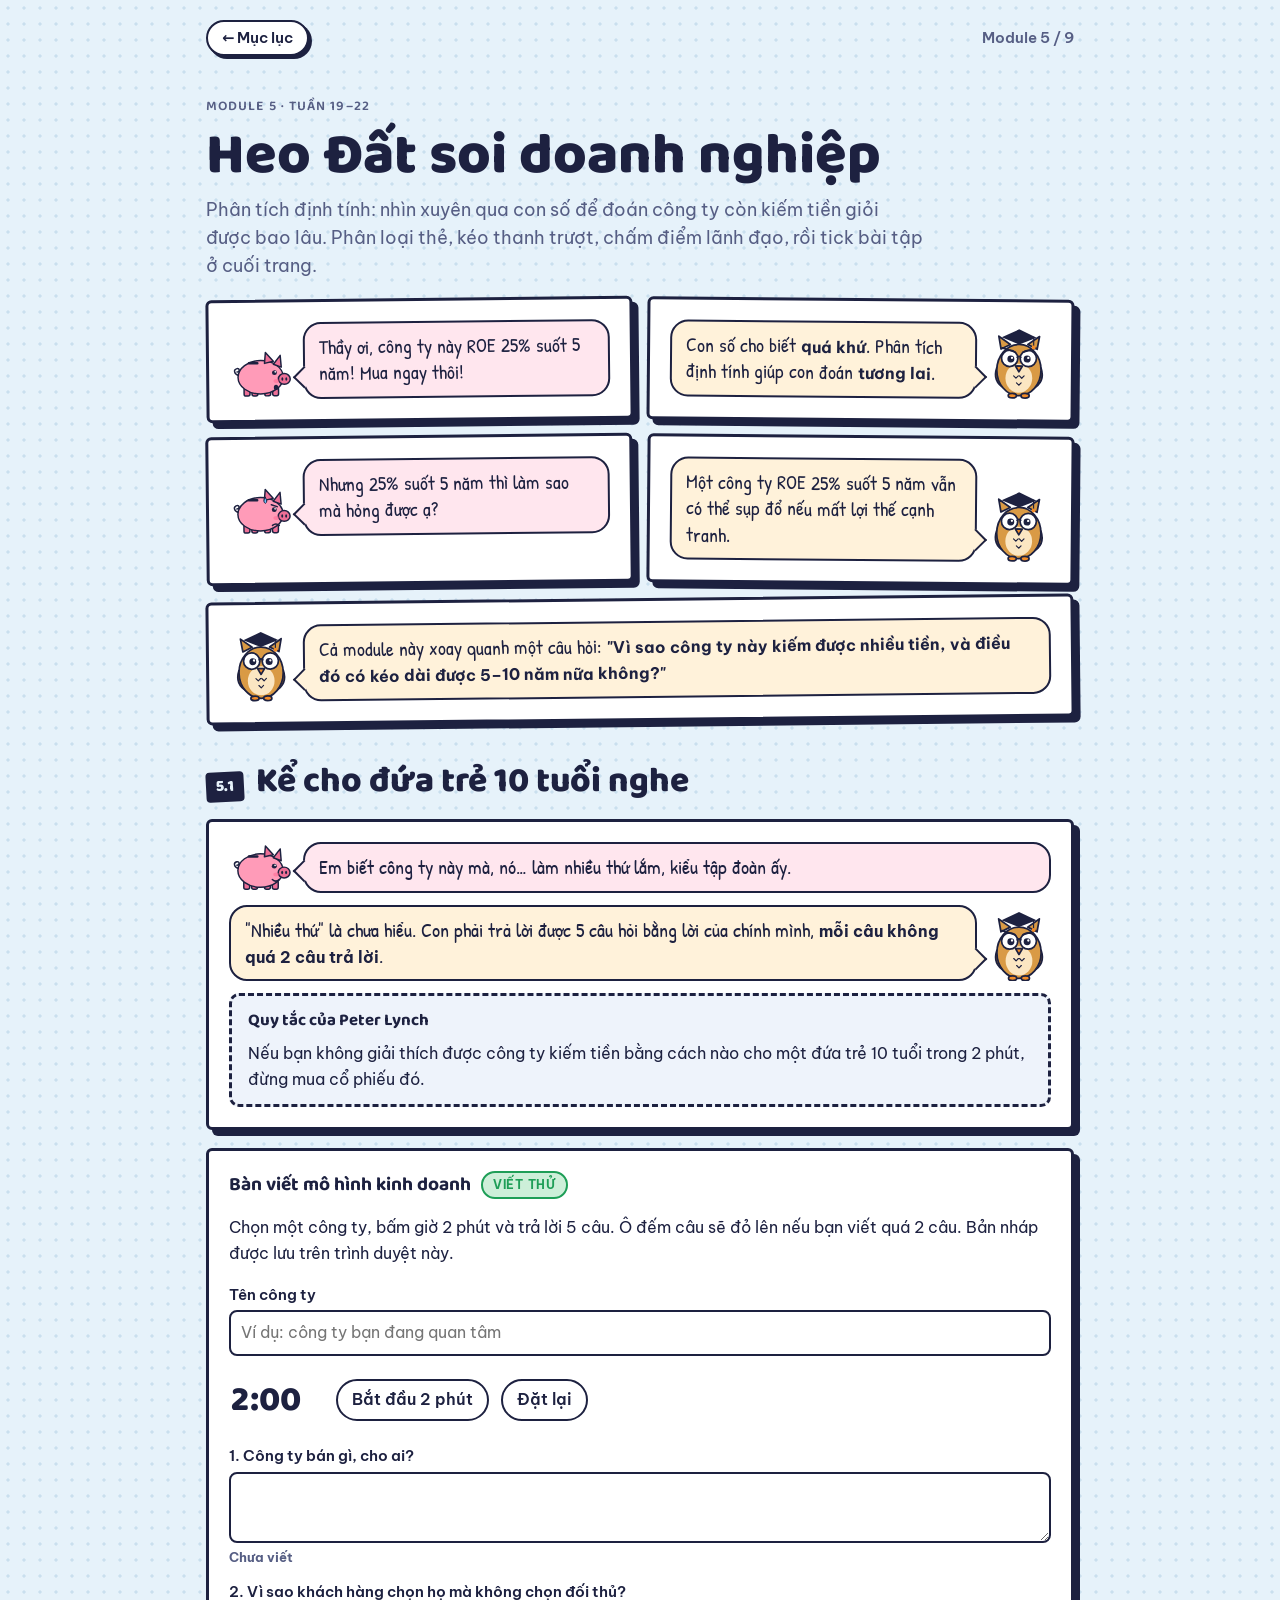
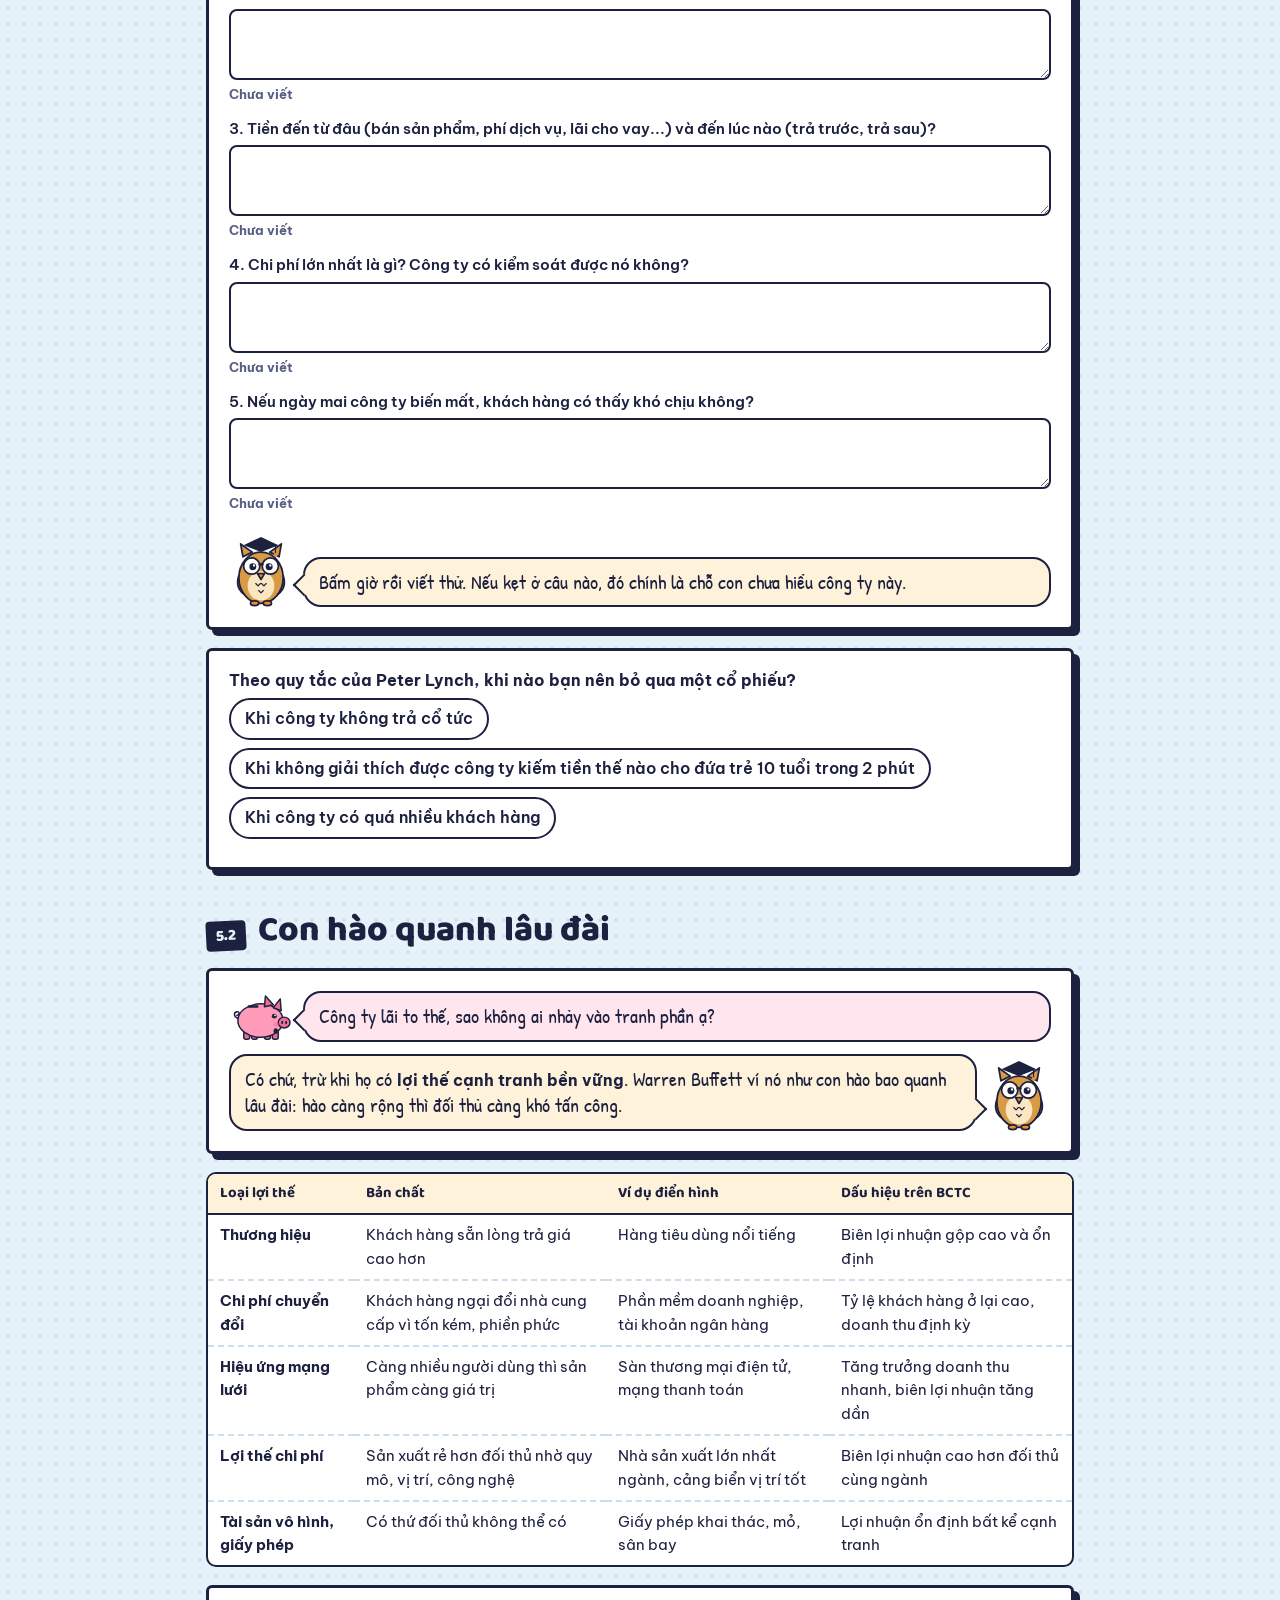
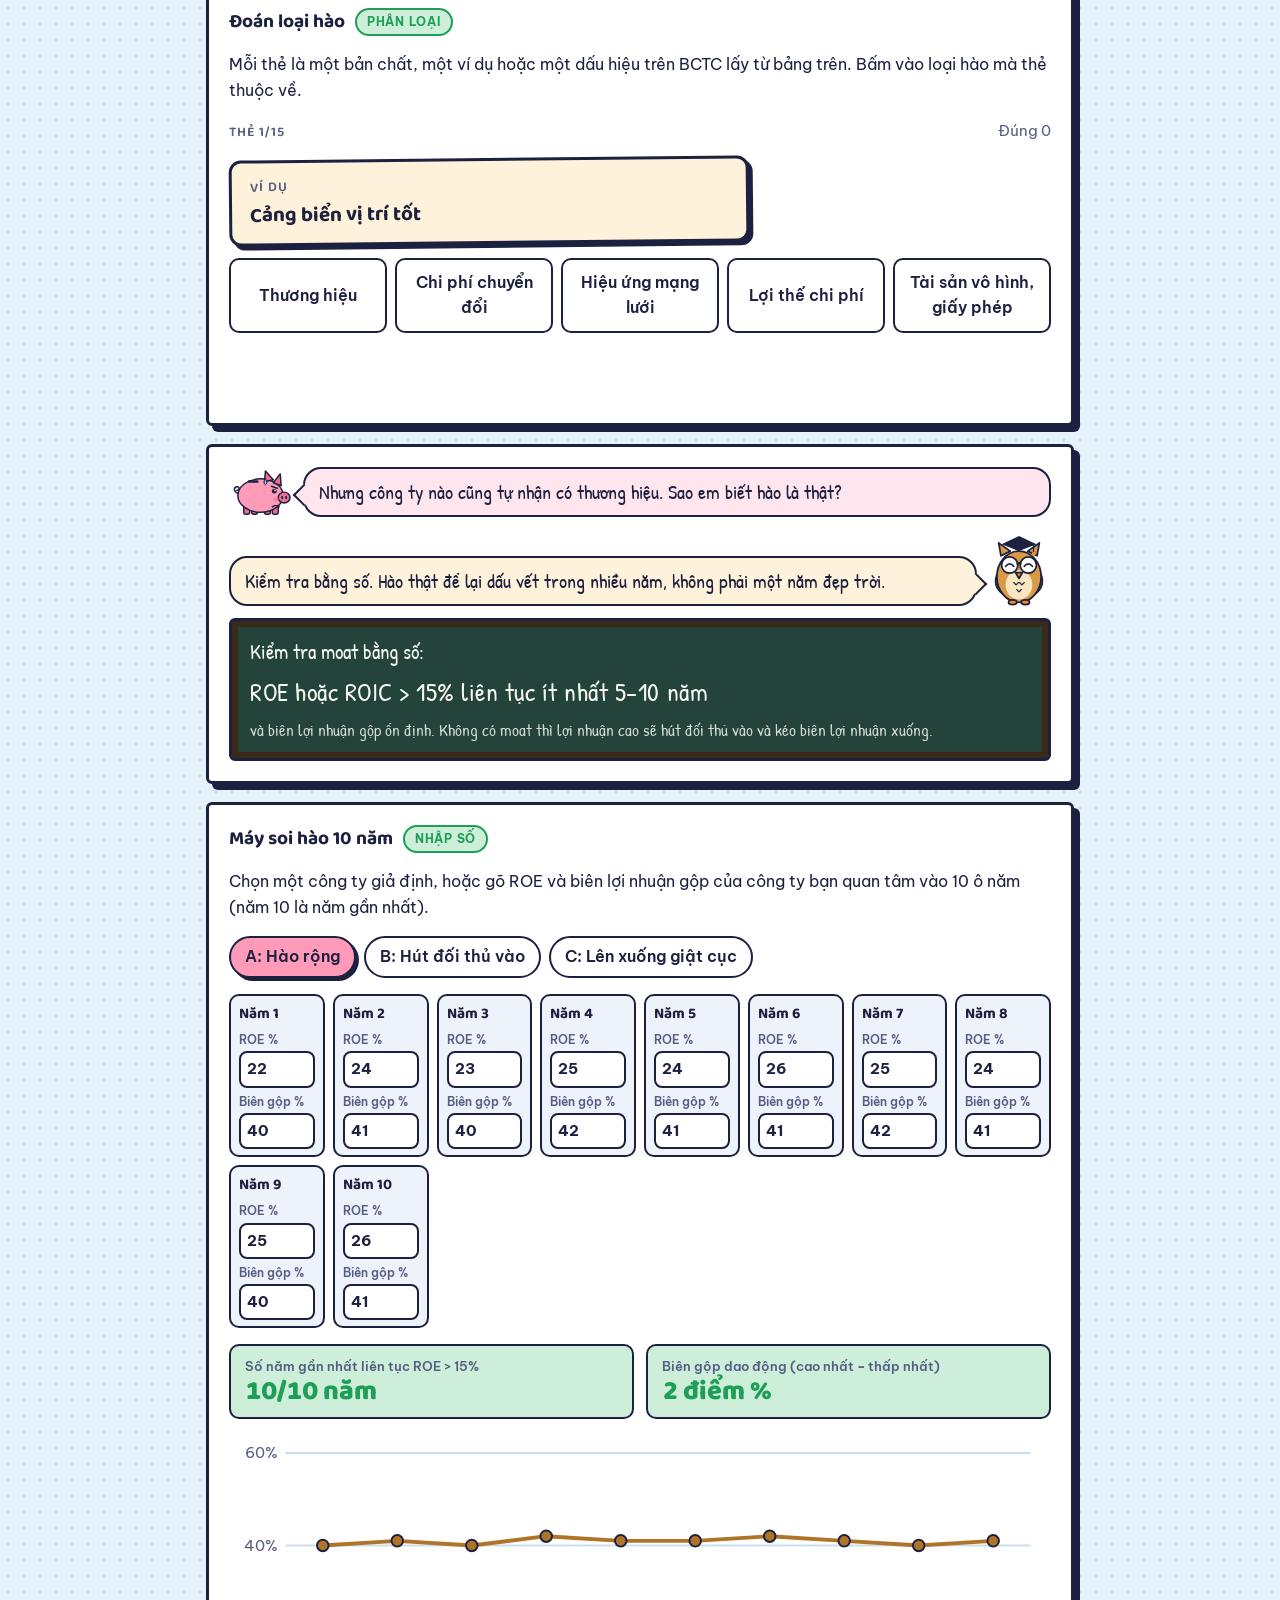
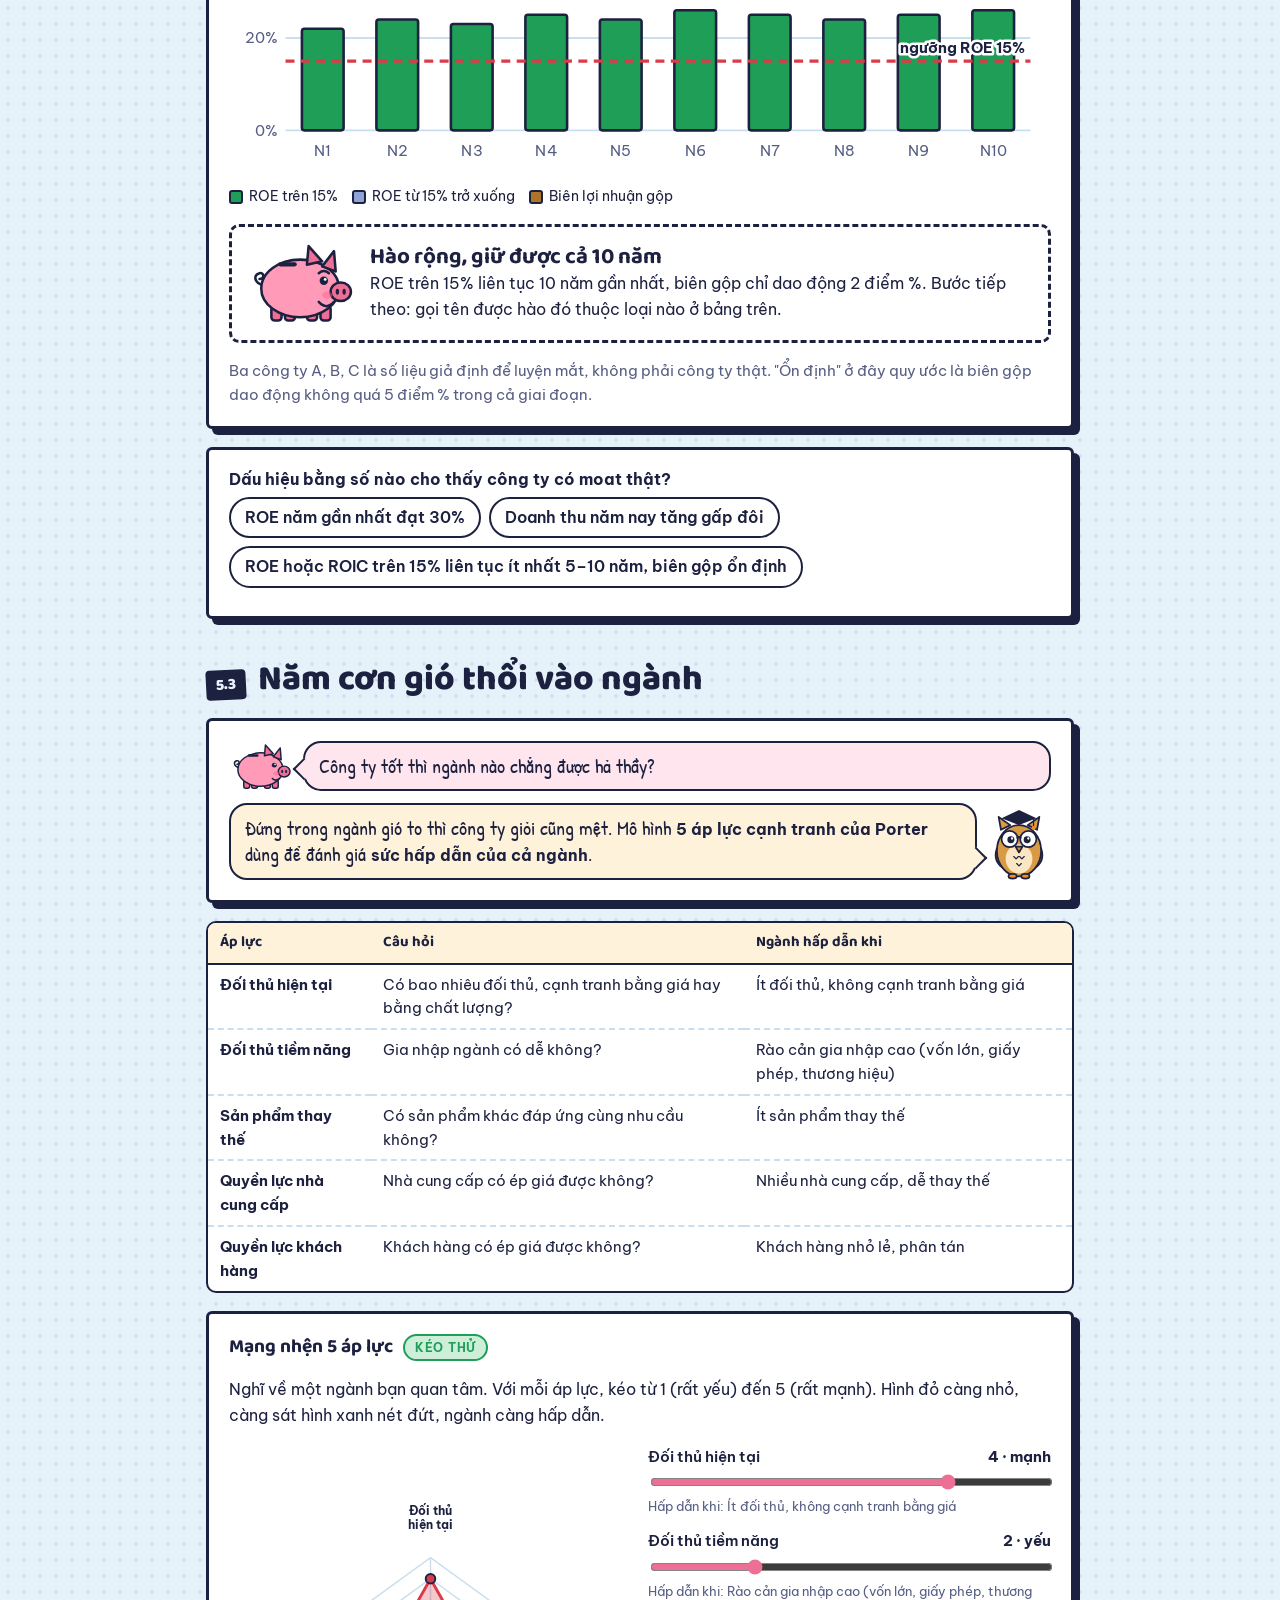
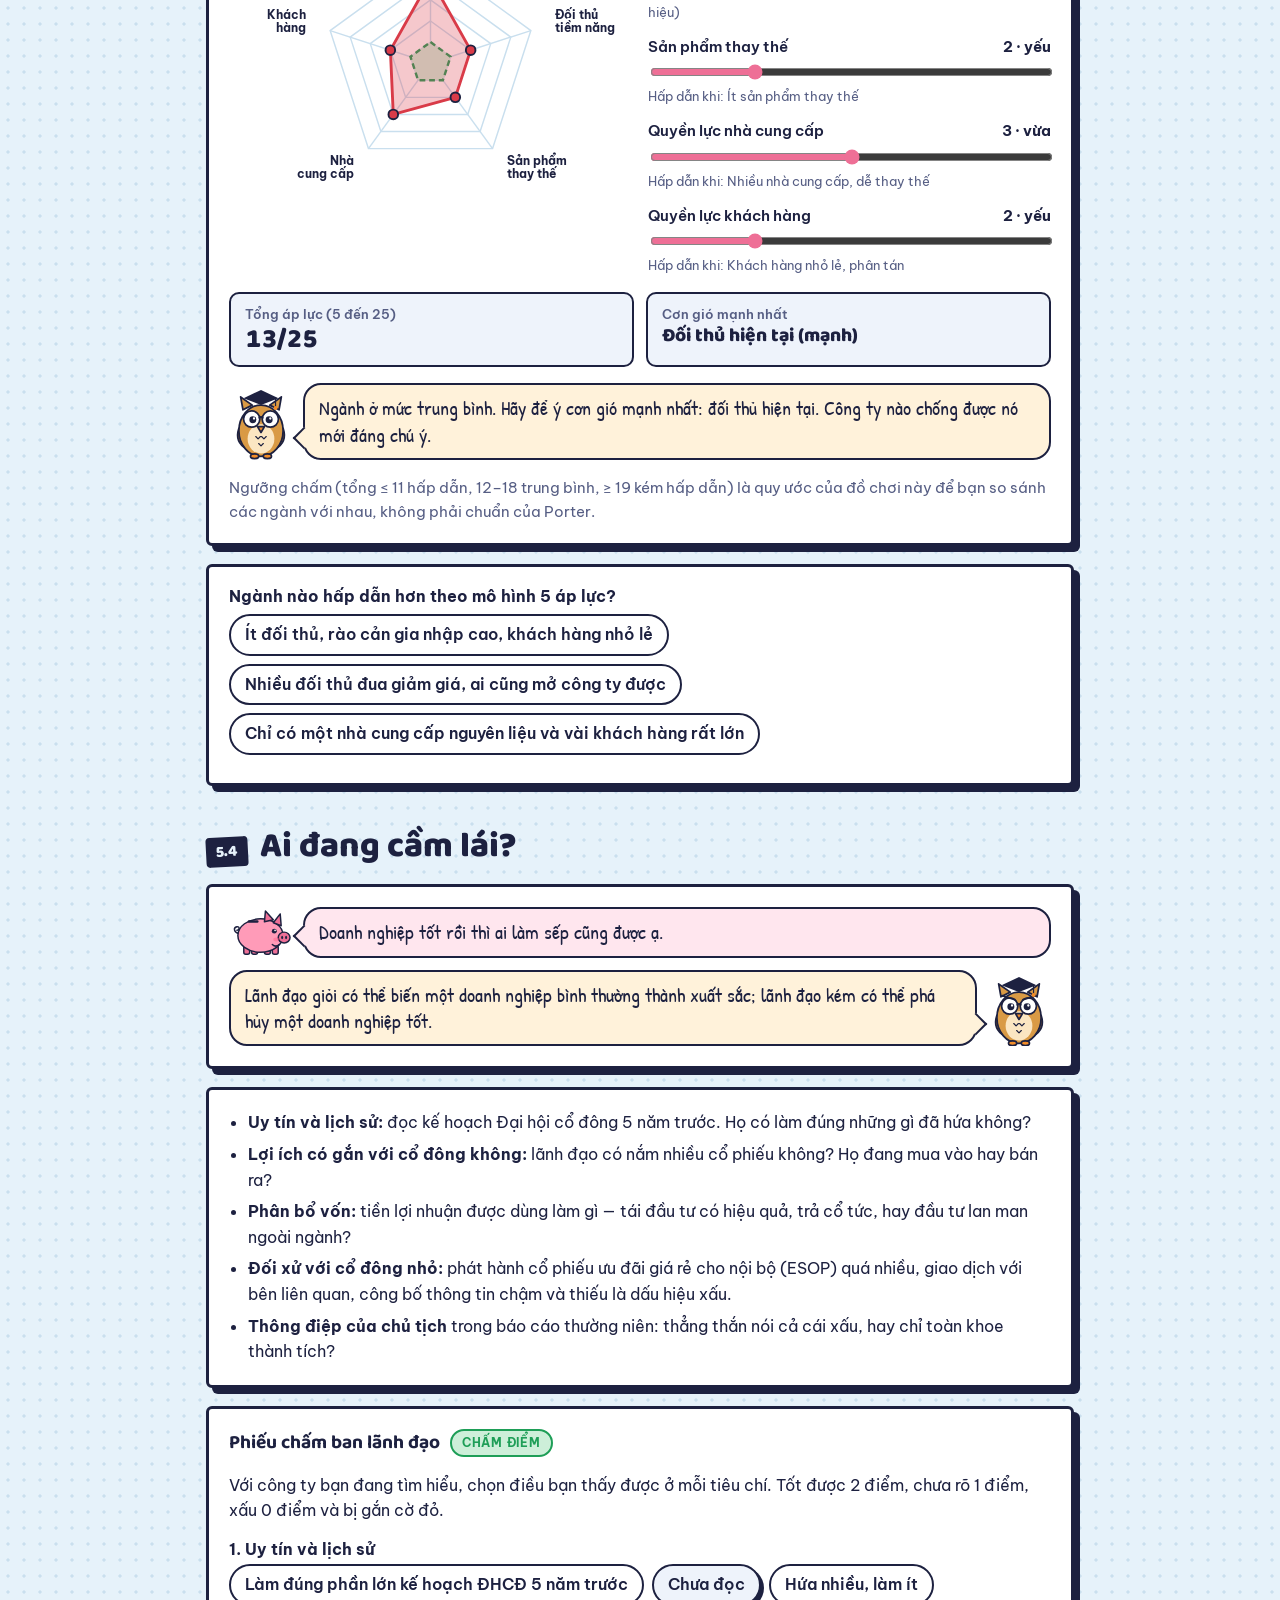
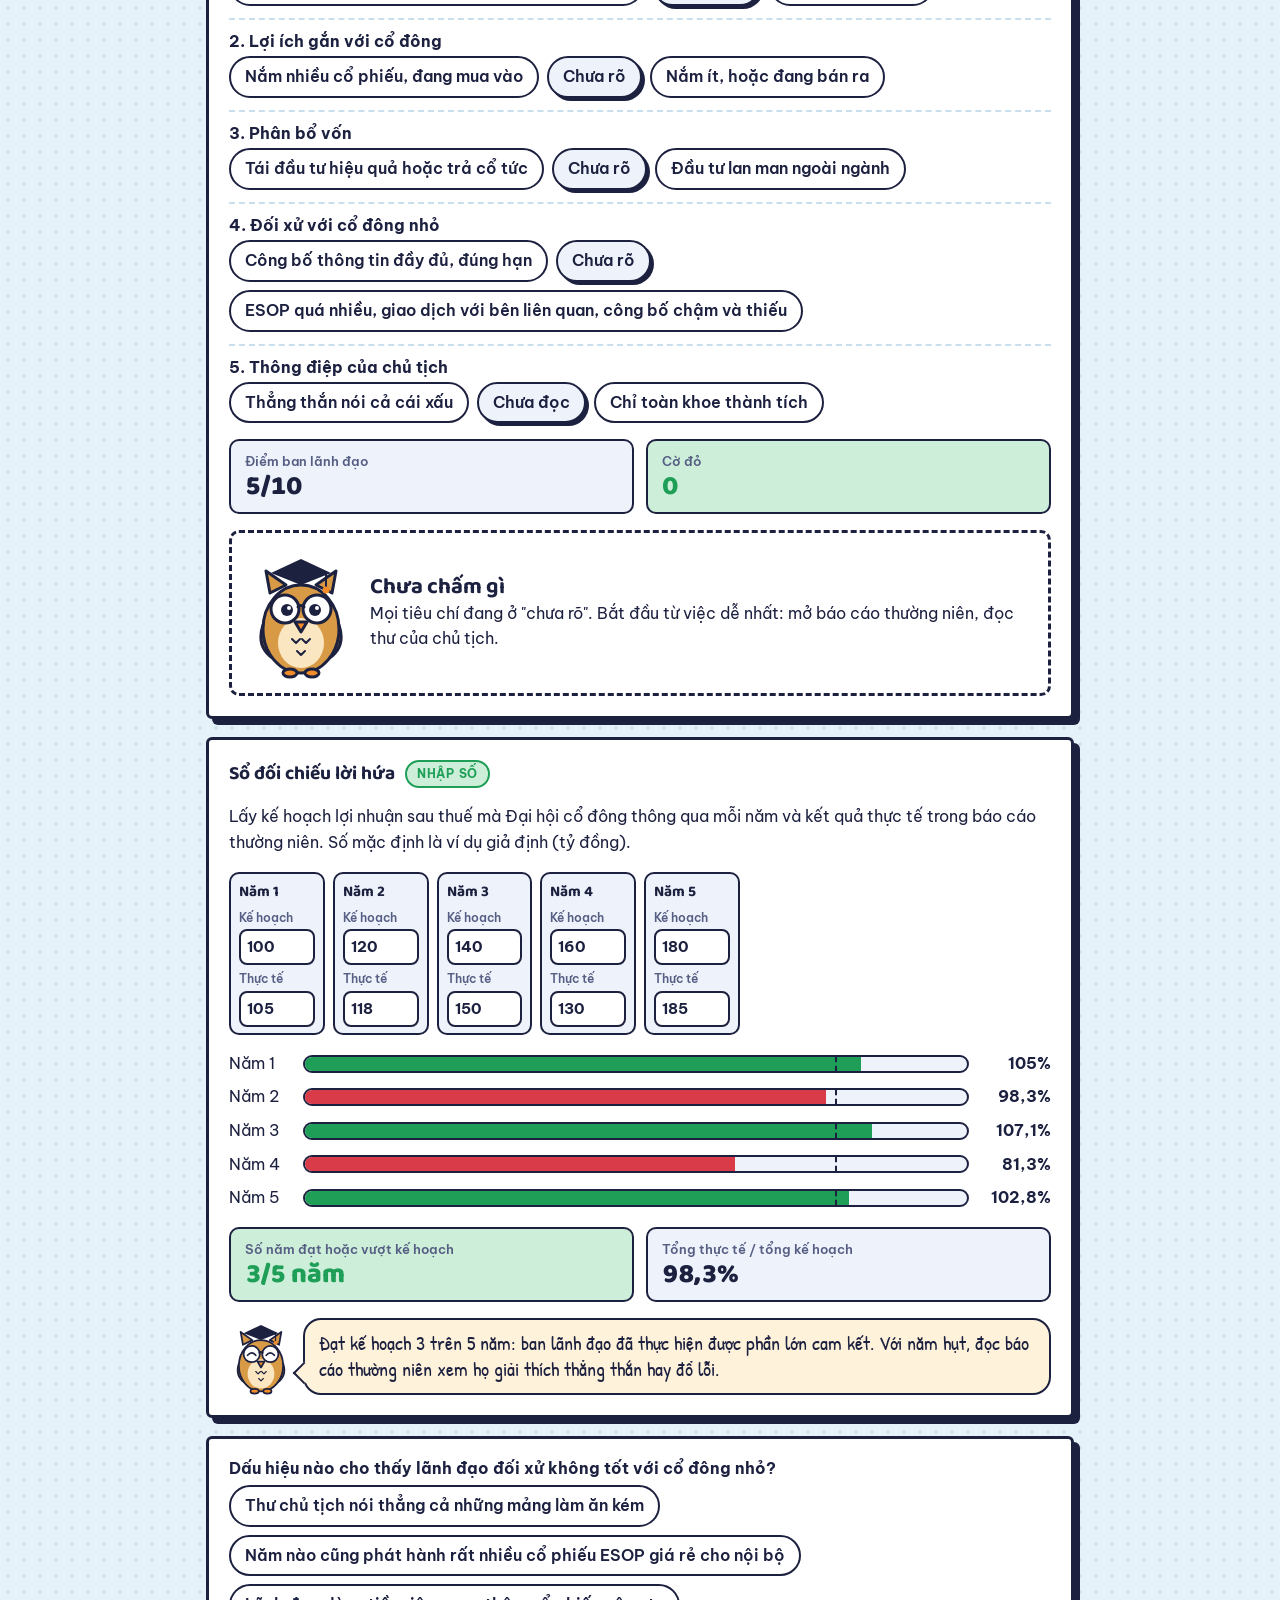
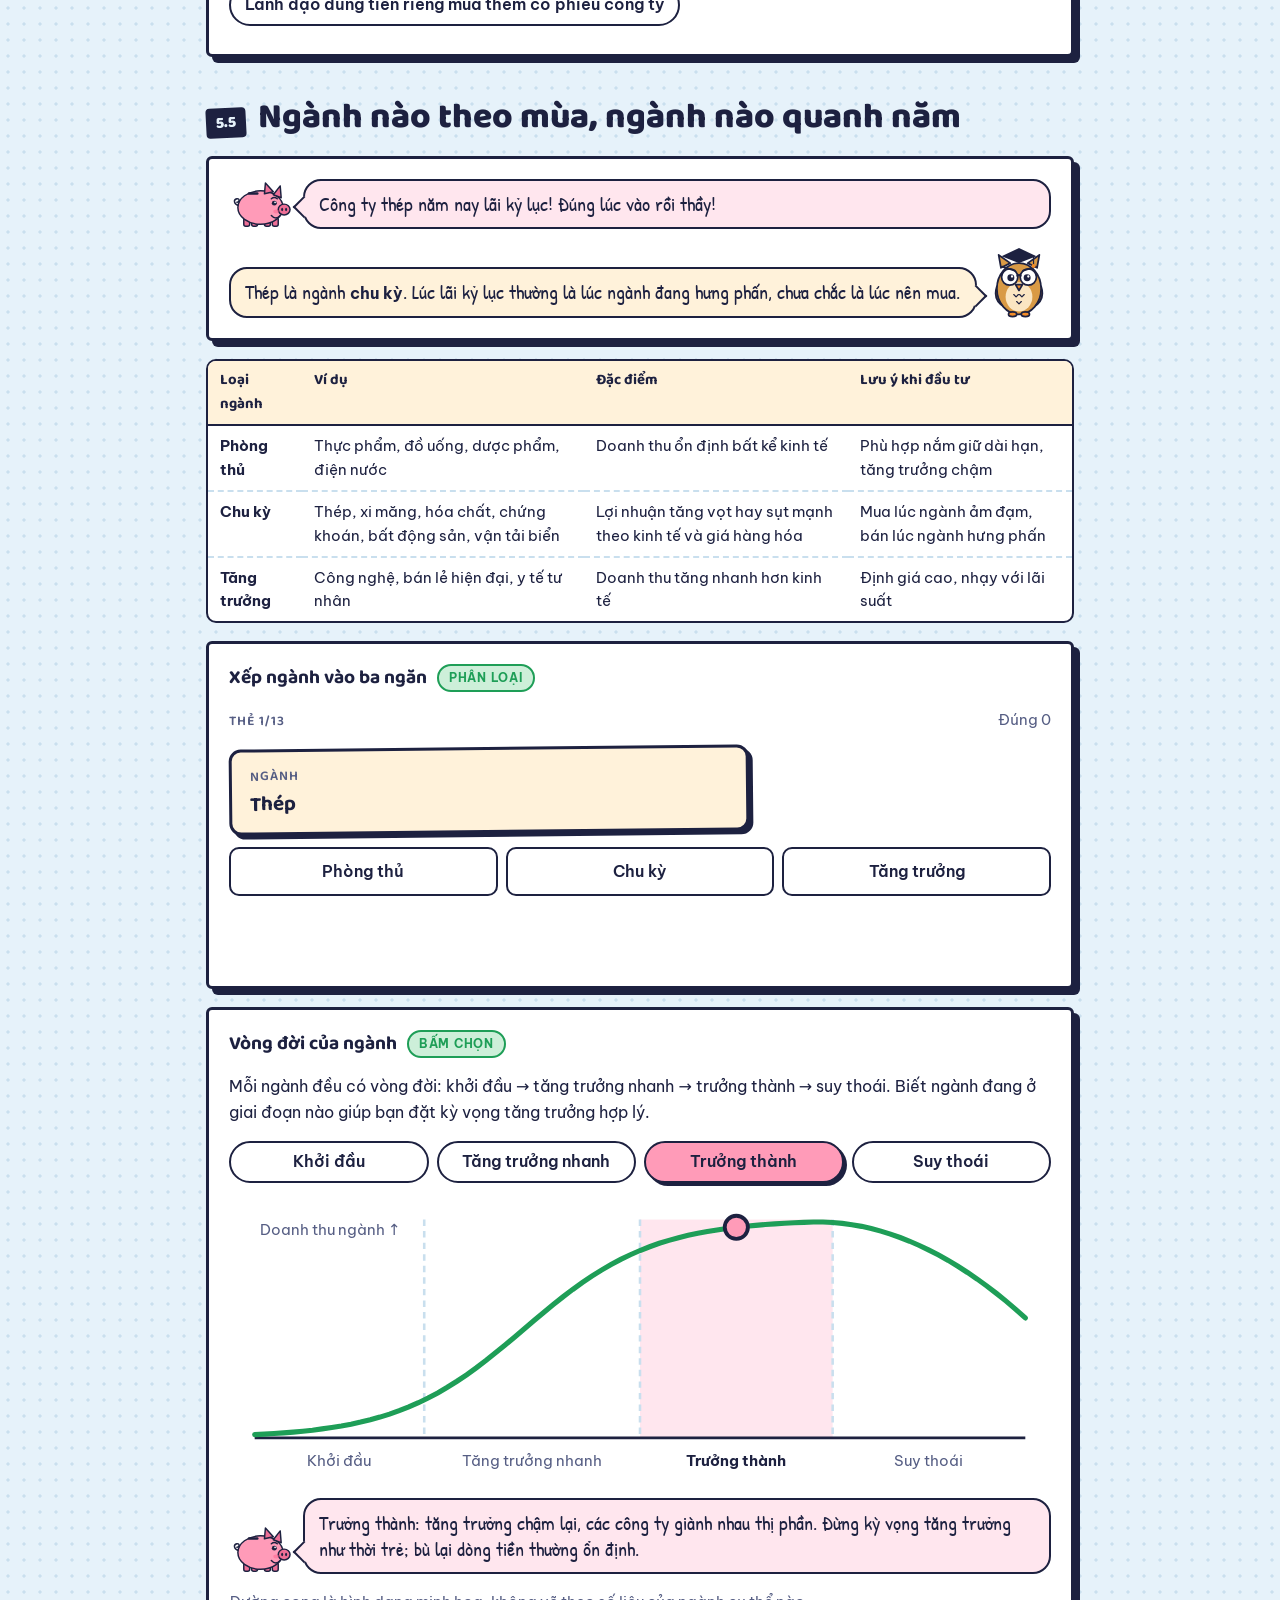
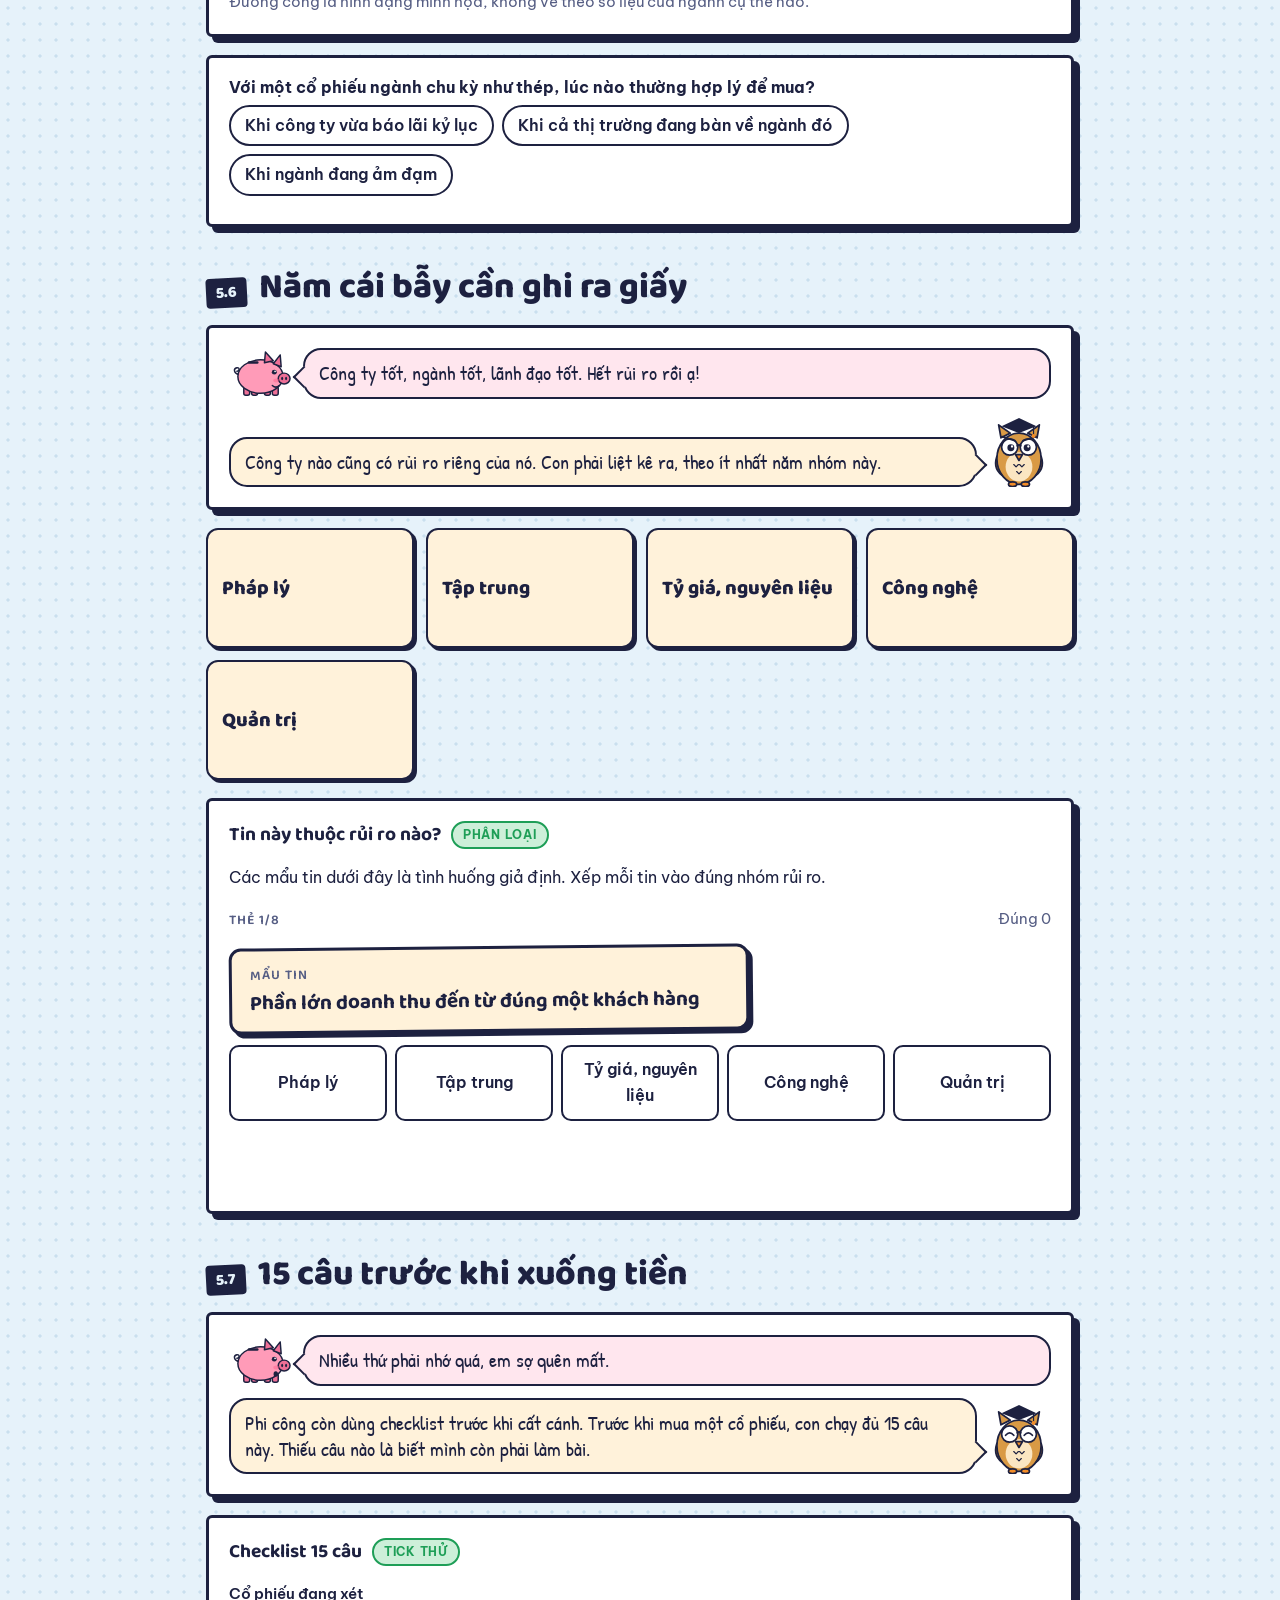
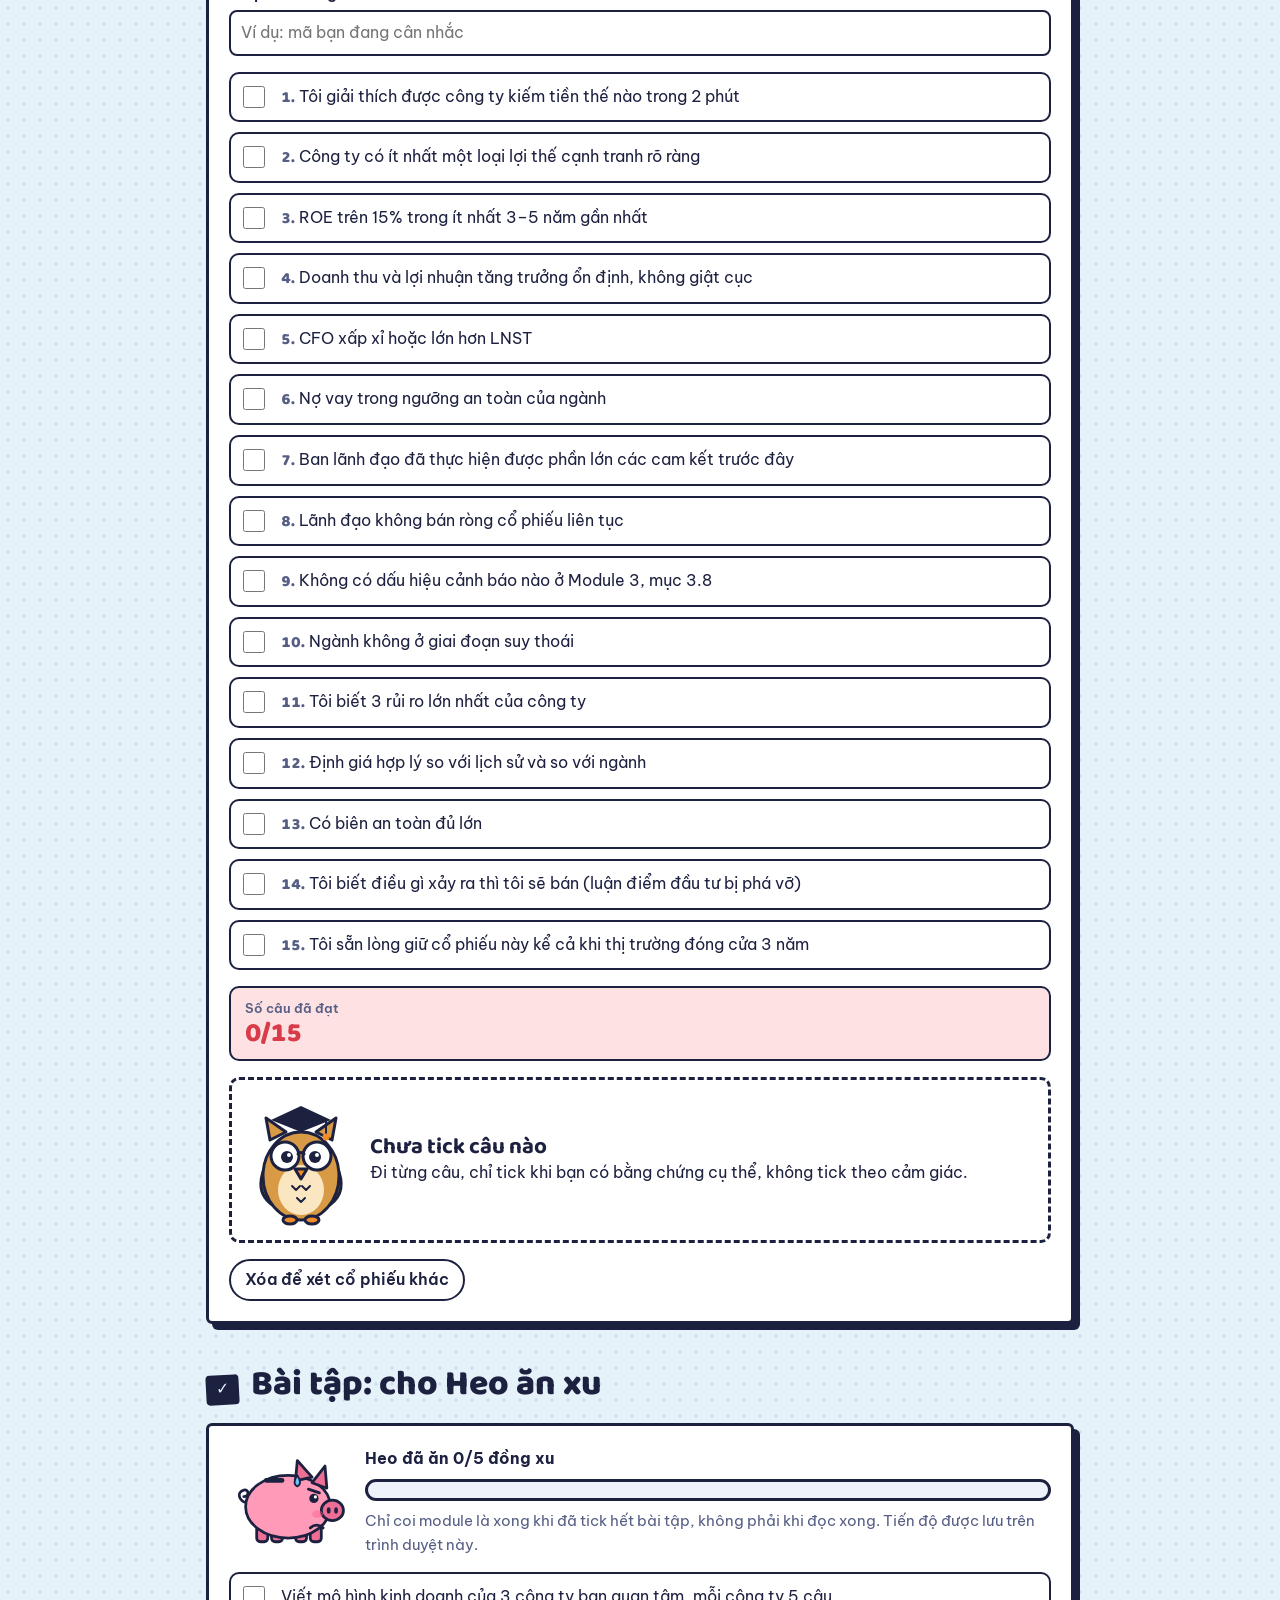
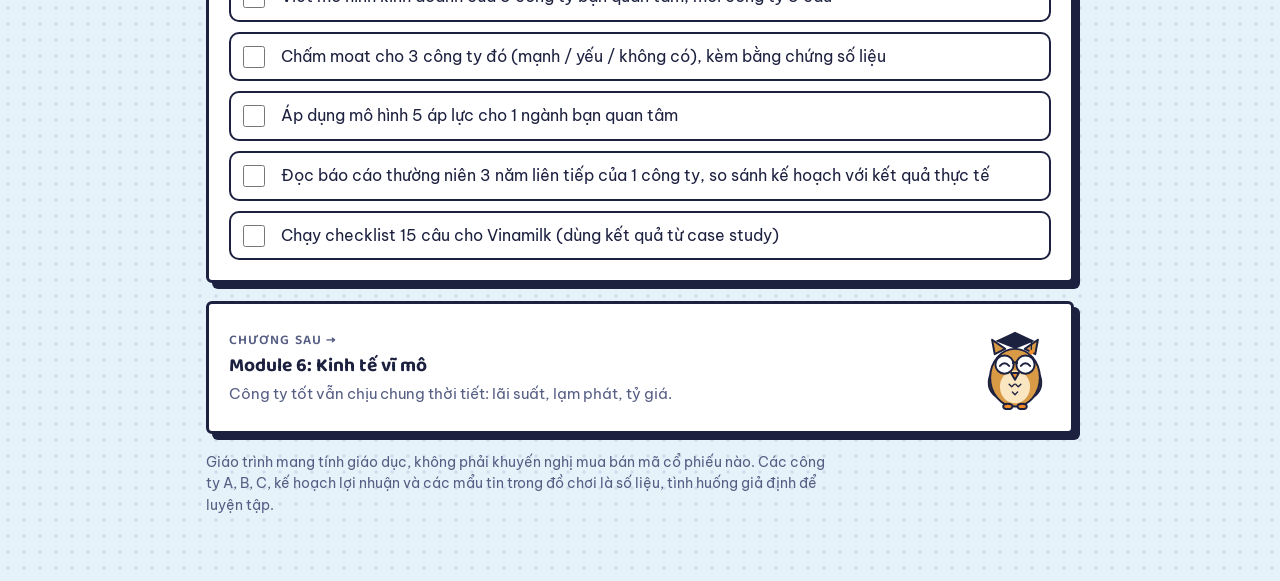
<file: 06-phan-tich-doanh-nghiep.html>
<!doctype html>
<html lang="vi">
<head>
<meta charset="utf-8">
<meta name="viewport" content="width=device-width, initial-scale=1, viewport-fit=cover">
<title>Heo Đất soi doanh nghiệp</title>
<link rel="preconnect" href="https://fonts.googleapis.com">
<link rel="preconnect" href="https://fonts.gstatic.com" crossorigin>
<link rel="stylesheet" href="https://fonts.googleapis.com/css2?family=Baloo+2:wght@600;800&family=Be+Vietnam+Pro:wght@400;600;700&family=Patrick+Hand&display=swap">
<link rel="stylesheet" href="assets/truyen.css">
<style>
/* Riêng Module 5: bàn phân loại thẻ, đồng hồ 2 phút, mạng nhện Porter, chấm điểm lãnh đạo, vòng đời ngành */
.bm-q { display: grid; gap: 4px; }
.bm-q label { font-weight: 600; font-size: .95rem; }
.bm-q textarea { min-height: 64px; resize: vertical; }
.bm-q .cnt { font-size: .82rem; font-weight: 700; color: var(--muted); }
.bm-q .cnt.over { color: var(--warn); }
.bm-q .cnt.ok { color: var(--money); }
.timer { display: flex; flex-wrap: wrap; gap: 12px; align-items: center; }
.timer .clock { font-family: var(--f-display); font-weight: 800; font-size: 2.2rem; font-variant-numeric: tabular-nums; min-width: 4.5ch; }
.timer .clock.late { color: var(--warn); }

.sorter { display: grid; gap: 14px; }
.sort-card {
  border: 3px solid var(--border); border-radius: 12px; background: var(--bubble-owl); box-shadow: 4px 4px 0 var(--hard);
  padding: 14px 18px; display: grid; gap: 4px; max-width: 520px; transform: rotate(-.6deg);
}
.sort-card strong { font-family: var(--f-display); font-size: 1.3rem; line-height: 1.25; }
.sort-head { display: flex; justify-content: space-between; gap: 10px; flex-wrap: wrap; align-items: baseline; }
.bins { display: grid; grid-template-columns: repeat(auto-fit, minmax(150px, 1fr)); gap: 8px; }
.bins .opt { border-radius: 10px; text-align: center; padding: 10px 8px; }
.sort-fb { display: grid; grid-template-columns: 56px minmax(0, 1fr); gap: 10px; align-items: center; min-height: 56px; }
.sort-fb .acts { grid-column: 1 / -1; }

.radar-wrap { display: grid; grid-template-columns: minmax(0, 1fr) minmax(0, 1fr); gap: 16px; align-items: center; }
@media (max-width: 680px) { .radar-wrap { grid-template-columns: 1fr; } }
.radar-wrap .ctl small { color: var(--muted); font-size: .82rem; }

.mg-row { display: grid; gap: 6px; padding-bottom: 12px; border-bottom: 2px dashed var(--dot); }
.mg-row:last-child { border-bottom: 0; padding-bottom: 0; }
.mg-row h3 { font-family: var(--f-body); font-size: 1rem; }
.mg-row .opt[data-v="2"][aria-pressed="true"] { background: var(--money-soft); border-color: var(--money); }
.mg-row .opt[data-v="0"][aria-pressed="true"] { background: var(--warn-soft); border-color: var(--warn); }
.mg-row .opt[data-v="1"][aria-pressed="true"] { background: var(--chip); }

.years { display: grid; grid-template-columns: repeat(auto-fill, minmax(86px, 1fr)); gap: 8px; }
.yr { border: 2.5px solid var(--border); border-radius: 10px; padding: 6px 8px; display: grid; gap: 4px; background: var(--chip); }
.yr b { font-family: var(--f-display); font-size: .95rem; }
.yr label { font-size: .75rem; color: var(--muted); font-weight: 600; display: grid; gap: 2px; }
.yr input[type=number] { padding: 4px 6px; font-size: .95rem; }

.prom { display: grid; gap: 8px; }
.prom-row { display: grid; grid-template-columns: 64px minmax(0, 1fr) 72px; gap: 10px; align-items: center; font-variant-numeric: tabular-nums; }
.prom-row .track { height: 18px; border: 2.5px solid var(--border); border-radius: 999px; background: var(--chip); position: relative; overflow: hidden; }
.prom-row .track i { position: absolute; inset: 0 auto 0 0; background: var(--money); }
.prom-row .track i.miss { background: var(--warn); }
.prom-row .track s { position: absolute; top: 0; bottom: 0; width: 0; border-left: 2.5px dashed var(--border); }
.prom-row span:last-child { text-align: right; font-weight: 700; }

.life-btns .opt { flex: 1 1 120px; text-align: center; }
.chart-box .lbl { fill: var(--ink); font-weight: 700; paint-order: stroke; stroke: var(--panel); stroke-width: 4px; stroke-linejoin: round; }

.check15 .num { font-family: var(--f-display); font-weight: 800; color: var(--muted); }
</style>
</head>
<body>
<main class="book">

  <nav class="topnav"><a href="index.html">← Mục lục</a><span class="note">Module 5 / 9</span></nav>

  <!-- MỞ ĐẦU -->
  <header class="hero">
    <div class="hero-title">
      <span class="eyebrow">Module 5 · Tuần 19–22</span>
      <h1>Heo Đất soi doanh nghiệp</h1>
      <p class="sub">Phân tích định tính: nhìn xuyên qua con số để đoán công ty còn kiếm tiền giỏi được bao lâu. Phân loại thẻ, kéo thanh trượt, chấm điểm lãnh đạo, rồi tick bài tập ở cuối trang.</p>
    </div>
    <div class="strip">
      <div class="panel">
        <div class="say pig"><span class="char" data-char="pig:wow"></span><p class="bubble">Thầy ơi, công ty này ROE 25% suốt 5 năm! Mua ngay thôi!</p></div>
      </div>
      <div class="panel">
        <div class="say owl right"><p class="bubble">Con số cho biết <b>quá khứ</b>. Phân tích định tính giúp con đoán <b>tương lai</b>.</p><span class="char" data-char="owl:stern"></span></div>
      </div>
      <div class="panel">
        <div class="say pig"><span class="char" data-char="pig:worried"></span><p class="bubble">Nhưng 25% suốt 5 năm thì làm sao mà hỏng được ạ?</p></div>
      </div>
      <div class="panel">
        <div class="say owl right"><p class="bubble">Một công ty ROE 25% suốt 5 năm vẫn có thể sụp đổ nếu mất lợi thế cạnh tranh.</p><span class="char" data-char="owl:talk"></span></div>
      </div>
      <div class="panel wide">
        <div class="say owl"><span class="char" data-char="owl:talk"></span><p class="bubble">Cả module này xoay quanh một câu hỏi: <b>"Vì sao công ty này kiếm được nhiều tiền, và điều đó có kéo dài được 5–10 năm nữa không?"</b></p></div>
      </div>
    </div>
  </header>

  <!-- 5.1 -->
  <section class="chapter" id="mo-hinh">
    <div class="chapter-head"><span class="tag">5.1</span><h2>Kể cho đứa trẻ 10 tuổi nghe</h2></div>
    <div class="panel talk">
      <div class="say pig"><span class="char" data-char="pig:happy"></span><p class="bubble">Em biết công ty này mà, nó… làm nhiều thứ lắm, kiểu tập đoàn ấy.</p></div>
      <div class="say owl right"><p class="bubble">"Nhiều thứ" là chưa hiểu. Con phải trả lời được 5 câu hỏi bằng lời của chính mình, <b>mỗi câu không quá 2 câu trả lời</b>.</p><span class="char" data-char="owl:stern"></span></div>
      <div class="callout">
        <strong>Quy tắc của Peter Lynch</strong>
        <p>Nếu bạn không giải thích được công ty kiếm tiền bằng cách nào cho một đứa trẻ 10 tuổi trong 2 phút, đừng mua cổ phiếu đó.</p>
      </div>
    </div>
    <div class="panel toy">
      <div class="toy-title"><h3>Bàn viết mô hình kinh doanh</h3><span class="pill">Viết thử</span></div>
      <p>Chọn một công ty, bấm giờ 2 phút và trả lời 5 câu. Ô đếm câu sẽ đỏ lên nếu bạn viết quá 2 câu. Bản nháp được lưu trên trình duyệt này.</p>
      <div class="controls">
        <div class="ctl"><label for="bmName">Tên công ty</label><input id="bmName" type="text" placeholder="Ví dụ: công ty bạn đang quan tâm"></div>
      </div>
      <div class="timer">
        <span class="clock" id="bmClock">2:00</span>
        <button class="opt" type="button" id="bmStart">Bắt đầu 2 phút</button>
        <button class="opt" type="button" id="bmReset">Đặt lại</button>
      </div>
      <div class="stack" id="bmQs"></div>
      <div class="say owl"><span class="char" id="bmOwl"></span><p class="bubble" id="bmSay"></p></div>
    </div>
    <div class="panel quiz">
      <div class="mcq q" data-answer="1" data-right="Đúng. Không giải thích được trong 2 phút nghĩa là bạn chưa thật hiểu công ty, và sẽ không biết khi nào nó gặp chuyện." data-wrong="Chưa đúng. Quy tắc của Peter Lynch nói về việc bạn có hiểu công ty kiếm tiền thế nào hay không.">
        <h3>Theo quy tắc của Peter Lynch, khi nào bạn nên bỏ qua một cổ phiếu?</h3>
        <div class="opts">
          <button class="opt" type="button">Khi công ty không trả cổ tức</button>
          <button class="opt" type="button">Khi không giải thích được công ty kiếm tiền thế nào cho đứa trẻ 10 tuổi trong 2 phút</button>
          <button class="opt" type="button">Khi công ty có quá nhiều khách hàng</button>
        </div>
      </div>
    </div>
  </section>

  <!-- 5.2 -->
  <section class="chapter" id="moat">
    <div class="chapter-head"><span class="tag">5.2</span><h2>Con hào quanh lâu đài</h2></div>
    <div class="panel talk">
      <div class="say pig"><span class="char" data-char="pig:wow"></span><p class="bubble">Công ty lãi to thế, sao không ai nhảy vào tranh phần ạ?</p></div>
      <div class="say owl right"><p class="bubble">Có chứ, trừ khi họ có <b>lợi thế cạnh tranh bền vững</b>. Warren Buffett ví nó như con hào bao quanh lâu đài: hào càng rộng thì đối thủ càng khó tấn công.</p><span class="char" data-char="owl:talk"></span></div>
    </div>
    <div class="tbl-wrap">
      <table class="tbl">
        <thead><tr><th>Loại lợi thế</th><th>Bản chất</th><th>Ví dụ điển hình</th><th>Dấu hiệu trên BCTC</th></tr></thead>
        <tbody>
          <tr><td><b>Thương hiệu</b></td><td>Khách hàng sẵn lòng trả giá cao hơn</td><td>Hàng tiêu dùng nổi tiếng</td><td>Biên lợi nhuận gộp cao và ổn định</td></tr>
          <tr><td><b>Chi phí chuyển đổi</b></td><td>Khách hàng ngại đổi nhà cung cấp vì tốn kém, phiền phức</td><td>Phần mềm doanh nghiệp, tài khoản ngân hàng</td><td>Tỷ lệ khách hàng ở lại cao, doanh thu định kỳ</td></tr>
          <tr><td><b>Hiệu ứng mạng lưới</b></td><td>Càng nhiều người dùng thì sản phẩm càng giá trị</td><td>Sàn thương mại điện tử, mạng thanh toán</td><td>Tăng trưởng doanh thu nhanh, biên lợi nhuận tăng dần</td></tr>
          <tr><td><b>Lợi thế chi phí</b></td><td>Sản xuất rẻ hơn đối thủ nhờ quy mô, vị trí, công nghệ</td><td>Nhà sản xuất lớn nhất ngành, cảng biển vị trí tốt</td><td>Biên lợi nhuận cao hơn đối thủ cùng ngành</td></tr>
          <tr><td><b>Tài sản vô hình, giấy phép</b></td><td>Có thứ đối thủ không thể có</td><td>Giấy phép khai thác, mỏ, sân bay</td><td>Lợi nhuận ổn định bất kể cạnh tranh</td></tr>
        </tbody>
      </table>
    </div>
    <div class="panel toy">
      <div class="toy-title"><h3>Đoán loại hào</h3><span class="pill">Phân loại</span></div>
      <p>Mỗi thẻ là một bản chất, một ví dụ hoặc một dấu hiệu trên BCTC lấy từ bảng trên. Bấm vào loại hào mà thẻ thuộc về.</p>
      <div class="sorter" id="moatSort"></div>
    </div>

    <div class="panel talk">
      <div class="say pig"><span class="char" data-char="pig:worried"></span><p class="bubble">Nhưng công ty nào cũng tự nhận có thương hiệu. Sao em biết hào là thật?</p></div>
      <div class="say owl right"><p class="bubble">Kiểm tra bằng số. Hào thật để lại dấu vết trong nhiều năm, không phải một năm đẹp trời.</p><span class="char" data-char="owl:smile"></span></div>
      <div class="chalk" aria-label="Cách kiểm tra moat bằng số">
        <span>Kiểm tra moat bằng số:</span>
        <span class="f">ROE hoặc ROIC &gt; 15% liên tục ít nhất 5–10 năm</span>
        <small>và biên lợi nhuận gộp ổn định. Không có moat thì lợi nhuận cao sẽ hút đối thủ vào và kéo biên lợi nhuận xuống.</small>
      </div>
    </div>
    <div class="panel toy">
      <div class="toy-title"><h3>Máy soi hào 10 năm</h3><span class="pill">Nhập số</span></div>
      <p>Chọn một công ty giả định, hoặc gõ ROE và biên lợi nhuận gộp của công ty bạn quan tâm vào 10 ô năm (năm 10 là năm gần nhất).</p>
      <div class="tabs" role="group" aria-label="Chọn công ty giả định" id="moatTabs">
        <button class="opt" type="button" data-s="0" aria-pressed="true">A: Hào rộng</button>
        <button class="opt" type="button" data-s="1">B: Hút đối thủ vào</button>
        <button class="opt" type="button" data-s="2">C: Lên xuống giật cục</button>
      </div>
      <div class="years" id="moatYears"></div>
      <div class="result">
        <div class="stat" id="mtStreakBox"><div class="k">Số năm gần nhất liên tục ROE &gt; 15%</div><div class="v" id="mtStreak"></div></div>
        <div class="stat" id="mtGmBox"><div class="k">Biên gộp dao động (cao nhất − thấp nhất)</div><div class="v" id="mtGm"></div></div>
      </div>
      <div class="chart-box"><svg id="moatChart" viewBox="0 0 640 260" role="img" aria-label="Biểu đồ ROE và biên lợi nhuận gộp 10 năm"></svg></div>
      <div class="legend"><span><i style="background:var(--money)"></i>ROE trên 15%</span><span><i style="background:var(--save)"></i>ROE từ 15% trở xuống</span><span><i style="background:var(--owl-deep)"></i>Biên lợi nhuận gộp</span></div>
      <div class="verdict" id="moatVerdict"></div>
      <p class="note">Ba công ty A, B, C là số liệu giả định để luyện mắt, không phải công ty thật. "Ổn định" ở đây quy ước là biên gộp dao động không quá 5 điểm % trong cả giai đoạn.</p>
    </div>
    <div class="panel quiz">
      <div class="mcq q" data-answer="2" data-right="Chính xác. Một năm đẹp chưa nói lên gì; hào thật phải giữ ROE/ROIC trên 15% nhiều năm liền và biên gộp không bị bào mòn." data-wrong="Chưa đúng. Một năm hay tăng trưởng nóng chưa chứng minh được hào. Cần nhìn chuỗi nhiều năm.">
        <h3>Dấu hiệu bằng số nào cho thấy công ty có moat thật?</h3>
        <div class="opts">
          <button class="opt" type="button">ROE năm gần nhất đạt 30%</button>
          <button class="opt" type="button">Doanh thu năm nay tăng gấp đôi</button>
          <button class="opt" type="button">ROE hoặc ROIC trên 15% liên tục ít nhất 5–10 năm, biên gộp ổn định</button>
        </div>
      </div>
    </div>
  </section>

  <!-- 5.3 -->
  <section class="chapter" id="porter">
    <div class="chapter-head"><span class="tag">5.3</span><h2>Năm cơn gió thổi vào ngành</h2></div>
    <div class="panel talk">
      <div class="say pig"><span class="char" data-char="pig:happy"></span><p class="bubble">Công ty tốt thì ngành nào chẳng được hả thầy?</p></div>
      <div class="say owl right"><p class="bubble">Đứng trong ngành gió to thì công ty giỏi cũng mệt. Mô hình <b>5 áp lực cạnh tranh của Porter</b> dùng để đánh giá <b>sức hấp dẫn của cả ngành</b>.</p><span class="char" data-char="owl:talk"></span></div>
    </div>
    <div class="tbl-wrap">
      <table class="tbl">
        <thead><tr><th>Áp lực</th><th>Câu hỏi</th><th>Ngành hấp dẫn khi</th></tr></thead>
        <tbody>
          <tr><td><b>Đối thủ hiện tại</b></td><td>Có bao nhiêu đối thủ, cạnh tranh bằng giá hay bằng chất lượng?</td><td>Ít đối thủ, không cạnh tranh bằng giá</td></tr>
          <tr><td><b>Đối thủ tiềm năng</b></td><td>Gia nhập ngành có dễ không?</td><td>Rào cản gia nhập cao (vốn lớn, giấy phép, thương hiệu)</td></tr>
          <tr><td><b>Sản phẩm thay thế</b></td><td>Có sản phẩm khác đáp ứng cùng nhu cầu không?</td><td>Ít sản phẩm thay thế</td></tr>
          <tr><td><b>Quyền lực nhà cung cấp</b></td><td>Nhà cung cấp có ép giá được không?</td><td>Nhiều nhà cung cấp, dễ thay thế</td></tr>
          <tr><td><b>Quyền lực khách hàng</b></td><td>Khách hàng có ép giá được không?</td><td>Khách hàng nhỏ lẻ, phân tán</td></tr>
        </tbody>
      </table>
    </div>
    <div class="panel toy">
      <div class="toy-title"><h3>Mạng nhện 5 áp lực</h3><span class="pill">Kéo thử</span></div>
      <p>Nghĩ về một ngành bạn quan tâm. Với mỗi áp lực, kéo từ 1 (rất yếu) đến 5 (rất mạnh). Hình đỏ càng nhỏ, càng sát hình xanh nét đứt, ngành càng hấp dẫn.</p>
      <div class="radar-wrap">
        <div class="chart-box"><svg id="radar" viewBox="0 0 420 330" role="img" aria-label="Biểu đồ mạng nhện 5 áp lực cạnh tranh"></svg></div>
        <div class="stack" id="porterCtl"></div>
      </div>
      <div class="result">
        <div class="stat" id="poSumBox"><div class="k">Tổng áp lực (5 đến 25)</div><div class="v" id="poSum"></div></div>
        <div class="stat"><div class="k">Cơn gió mạnh nhất</div><div class="v" id="poMax" style="font-size:1.2rem"></div></div>
      </div>
      <div class="say owl"><span class="char" id="poOwl"></span><p class="bubble" id="poSay"></p></div>
      <p class="note">Ngưỡng chấm (tổng ≤ 11 hấp dẫn, 12–18 trung bình, ≥ 19 kém hấp dẫn) là quy ước của đồ chơi này để bạn so sánh các ngành với nhau, không phải chuẩn của Porter.</p>
    </div>
    <div class="panel quiz">
      <div class="mcq q" data-answer="0" data-right="Đúng. Cả ba điều đều làm áp lực yếu đi: ít đối thủ giành khách, khó có người mới nhảy vào, khách lẻ không ép giá được." data-wrong="Chưa đúng. Hãy đối chiếu cột &quot;Ngành hấp dẫn khi&quot; trong bảng.">
        <h3>Ngành nào hấp dẫn hơn theo mô hình 5 áp lực?</h3>
        <div class="opts">
          <button class="opt" type="button">Ít đối thủ, rào cản gia nhập cao, khách hàng nhỏ lẻ</button>
          <button class="opt" type="button">Nhiều đối thủ đua giảm giá, ai cũng mở công ty được</button>
          <button class="opt" type="button">Chỉ có một nhà cung cấp nguyên liệu và vài khách hàng rất lớn</button>
        </div>
      </div>
    </div>
  </section>

  <!-- 5.4 -->
  <section class="chapter" id="lanh-dao">
    <div class="chapter-head"><span class="tag">5.4</span><h2>Ai đang cầm lái?</h2></div>
    <div class="panel talk">
      <div class="say pig"><span class="char" data-char="pig:happy"></span><p class="bubble">Doanh nghiệp tốt rồi thì ai làm sếp cũng được ạ.</p></div>
      <div class="say owl right"><p class="bubble">Lãnh đạo giỏi có thể biến một doanh nghiệp bình thường thành xuất sắc; lãnh đạo kém có thể phá hủy một doanh nghiệp tốt.</p><span class="char" data-char="owl:stern"></span></div>
    </div>
    <div class="panel">
      <ul class="plain">
        <li><b>Uy tín và lịch sử:</b> đọc kế hoạch Đại hội cổ đông 5 năm trước. Họ có làm đúng những gì đã hứa không?</li>
        <li><b>Lợi ích có gắn với cổ đông không:</b> lãnh đạo có nắm nhiều cổ phiếu không? Họ đang mua vào hay bán ra?</li>
        <li><b>Phân bổ vốn:</b> tiền lợi nhuận được dùng làm gì — tái đầu tư có hiệu quả, trả cổ tức, hay đầu tư lan man ngoài ngành?</li>
        <li><b>Đối xử với cổ đông nhỏ:</b> phát hành cổ phiếu ưu đãi giá rẻ cho nội bộ (ESOP) quá nhiều, giao dịch với bên liên quan, công bố thông tin chậm và thiếu là dấu hiệu xấu.</li>
        <li><b>Thông điệp của chủ tịch</b> trong báo cáo thường niên: thẳng thắn nói cả cái xấu, hay chỉ toàn khoe thành tích?</li>
      </ul>
    </div>
    <div class="panel toy">
      <div class="toy-title"><h3>Phiếu chấm ban lãnh đạo</h3><span class="pill">Chấm điểm</span></div>
      <p>Với công ty bạn đang tìm hiểu, chọn điều bạn thấy được ở mỗi tiêu chí. Tốt được 2 điểm, chưa rõ 1 điểm, xấu 0 điểm và bị gắn cờ đỏ.</p>
      <div class="stack" id="mgRows"></div>
      <div class="result">
        <div class="stat" id="mgScoreBox"><div class="k">Điểm ban lãnh đạo</div><div class="v" id="mgScore"></div></div>
        <div class="stat" id="mgFlagBox"><div class="k">Cờ đỏ</div><div class="v" id="mgFlags"></div></div>
      </div>
      <div class="verdict" id="mgVerdict"></div>
    </div>
    <div class="panel toy">
      <div class="toy-title"><h3>Sổ đối chiếu lời hứa</h3><span class="pill">Nhập số</span></div>
      <p>Lấy kế hoạch lợi nhuận sau thuế mà Đại hội cổ đông thông qua mỗi năm và kết quả thực tế trong báo cáo thường niên. Số mặc định là ví dụ giả định (tỷ đồng).</p>
      <div class="years" id="promYears"></div>
      <div class="prom" id="promBars"></div>
      <div class="result">
        <div class="stat" id="promBox"><div class="k">Số năm đạt hoặc vượt kế hoạch</div><div class="v" id="promHit"></div></div>
        <div class="stat"><div class="k">Tổng thực tế / tổng kế hoạch</div><div class="v" id="promAll"></div></div>
      </div>
      <div class="say owl"><span class="char" id="promOwl"></span><p class="bubble" id="promSay"></p></div>
    </div>
    <div class="panel quiz">
      <div class="mcq q" data-answer="1" data-right="Đúng. Phát hành ESOP giá rẻ quá nhiều làm loãng phần của cổ đông nhỏ để chuyển giá trị cho nội bộ." data-wrong="Chưa đúng. Điều đó là dấu hiệu tốt hoặc bình thường. Hãy tìm hành động có lợi cho nội bộ mà thiệt cho cổ đông nhỏ.">
        <h3>Dấu hiệu nào cho thấy lãnh đạo đối xử không tốt với cổ đông nhỏ?</h3>
        <div class="opts">
          <button class="opt" type="button">Thư chủ tịch nói thẳng cả những mảng làm ăn kém</button>
          <button class="opt" type="button">Năm nào cũng phát hành rất nhiều cổ phiếu ESOP giá rẻ cho nội bộ</button>
          <button class="opt" type="button">Lãnh đạo dùng tiền riêng mua thêm cổ phiếu công ty</button>
        </div>
      </div>
    </div>
  </section>

  <!-- 5.5 -->
  <section class="chapter" id="chu-ky">
    <div class="chapter-head"><span class="tag">5.5</span><h2>Ngành nào theo mùa, ngành nào quanh năm</h2></div>
    <div class="panel talk">
      <div class="say pig"><span class="char" data-char="pig:proud"></span><p class="bubble">Công ty thép năm nay lãi kỷ lục! Đúng lúc vào rồi thầy!</p></div>
      <div class="say owl right"><p class="bubble">Thép là ngành <b>chu kỳ</b>. Lúc lãi kỷ lục thường là lúc ngành đang hưng phấn, chưa chắc là lúc nên mua.</p><span class="char" data-char="owl:stern"></span></div>
    </div>
    <div class="tbl-wrap">
      <table class="tbl">
        <thead><tr><th>Loại ngành</th><th>Ví dụ</th><th>Đặc điểm</th><th>Lưu ý khi đầu tư</th></tr></thead>
        <tbody>
          <tr><td><b>Phòng thủ</b></td><td>Thực phẩm, đồ uống, dược phẩm, điện nước</td><td>Doanh thu ổn định bất kể kinh tế</td><td>Phù hợp nắm giữ dài hạn, tăng trưởng chậm</td></tr>
          <tr><td><b>Chu kỳ</b></td><td>Thép, xi măng, hóa chất, chứng khoán, bất động sản, vận tải biển</td><td>Lợi nhuận tăng vọt hay sụt mạnh theo kinh tế và giá hàng hóa</td><td>Mua lúc ngành ảm đạm, bán lúc ngành hưng phấn</td></tr>
          <tr><td><b>Tăng trưởng</b></td><td>Công nghệ, bán lẻ hiện đại, y tế tư nhân</td><td>Doanh thu tăng nhanh hơn kinh tế</td><td>Định giá cao, nhạy với lãi suất</td></tr>
        </tbody>
      </table>
    </div>
    <div class="panel toy">
      <div class="toy-title"><h3>Xếp ngành vào ba ngăn</h3><span class="pill">Phân loại</span></div>
      <div class="sorter" id="cycleSort"></div>
    </div>
    <div class="panel toy">
      <div class="toy-title"><h3>Vòng đời của ngành</h3><span class="pill">Bấm chọn</span></div>
      <p>Mỗi ngành đều có vòng đời: khởi đầu → tăng trưởng nhanh → trưởng thành → suy thoái. Biết ngành đang ở giai đoạn nào giúp bạn đặt kỳ vọng tăng trưởng hợp lý.</p>
      <div class="tabs life-btns" role="group" aria-label="Giai đoạn vòng đời ngành" id="lifeTabs">
        <button class="opt" type="button" data-l="0">Khởi đầu</button>
        <button class="opt" type="button" data-l="1">Tăng trưởng nhanh</button>
        <button class="opt" type="button" data-l="2" aria-pressed="true">Trưởng thành</button>
        <button class="opt" type="button" data-l="3">Suy thoái</button>
      </div>
      <div class="chart-box"><svg id="lifeChart" viewBox="0 0 640 220" role="img" aria-label="Đường vòng đời ngành, doanh thu ngành theo thời gian"></svg></div>
      <div class="say pig"><span class="char" id="lifePig"></span><p class="bubble" id="lifeSay"></p></div>
      <p class="note">Đường cong là hình dạng minh họa, không vẽ theo số liệu của ngành cụ thể nào.</p>
    </div>
    <div class="panel quiz">
      <div class="mcq q" data-answer="2" data-right="Đúng. Với ngành chu kỳ: mua lúc ngành ảm đạm, bán lúc ngành hưng phấn. Lúc lãi kỷ lục, giá cổ phiếu thường đã phản ánh đỉnh chu kỳ." data-wrong="Chưa đúng. Lợi nhuận ngành chu kỳ tăng vọt rồi sụt mạnh theo kinh tế và giá hàng hóa. Hãy xem cột &quot;Lưu ý khi đầu tư&quot;.">
        <h3>Với một cổ phiếu ngành chu kỳ như thép, lúc nào thường hợp lý để mua?</h3>
        <div class="opts">
          <button class="opt" type="button">Khi công ty vừa báo lãi kỷ lục</button>
          <button class="opt" type="button">Khi cả thị trường đang bàn về ngành đó</button>
          <button class="opt" type="button">Khi ngành đang ảm đạm</button>
        </div>
      </div>
    </div>
  </section>

  <!-- 5.6 -->
  <section class="chapter" id="rui-ro">
    <div class="chapter-head"><span class="tag">5.6</span><h2>Năm cái bẫy cần ghi ra giấy</h2></div>
    <div class="panel talk">
      <div class="say pig"><span class="char" data-char="pig:happy"></span><p class="bubble">Công ty tốt, ngành tốt, lãnh đạo tốt. Hết rủi ro rồi ạ!</p></div>
      <div class="say owl right"><p class="bubble">Công ty nào cũng có rủi ro riêng của nó. Con phải liệt kê ra, theo ít nhất năm nhóm này.</p><span class="char" data-char="owl:stern"></span></div>
    </div>
    <div class="cards">
      <button class="flip" type="button"><span class="front">Pháp lý</span><span class="back">Dự án chưa đủ giấy phép, thay đổi chính sách.</span></button>
      <button class="flip" type="button"><span class="front">Tập trung</span><span class="back">Phụ thuộc vào một khách hàng, một nhà cung cấp, một sản phẩm.</span></button>
      <button class="flip" type="button"><span class="front">Tỷ giá, nguyên liệu</span><span class="back">Nhập nguyên liệu bằng USD và bán bằng VND.</span></button>
      <button class="flip" type="button"><span class="front">Công nghệ</span><span class="back">Sản phẩm có thể bị thay thế bởi công nghệ mới.</span></button>
      <button class="flip" type="button"><span class="front">Quản trị</span><span class="back">Người chủ chốt ra đi, tranh chấp giữa các cổ đông.</span></button>
    </div>
    <div class="panel toy">
      <div class="toy-title"><h3>Tin này thuộc rủi ro nào?</h3><span class="pill">Phân loại</span></div>
      <p>Các mẩu tin dưới đây là tình huống giả định. Xếp mỗi tin vào đúng nhóm rủi ro.</p>
      <div class="sorter" id="riskSort"></div>
    </div>
  </section>

  <!-- 5.7 -->
  <section class="chapter" id="checklist">
    <div class="chapter-head"><span class="tag">5.7</span><h2>15 câu trước khi xuống tiền</h2></div>
    <div class="panel talk">
      <div class="say pig"><span class="char" data-char="pig:wow"></span><p class="bubble">Nhiều thứ phải nhớ quá, em sợ quên mất.</p></div>
      <div class="say owl right"><p class="bubble">Phi công còn dùng checklist trước khi cất cánh. Trước khi mua một cổ phiếu, con chạy đủ 15 câu này. Thiếu câu nào là biết mình còn phải làm bài.</p><span class="char" data-char="owl:smile"></span></div>
    </div>
    <div class="panel toy check15">
      <div class="toy-title"><h3>Checklist 15 câu</h3><span class="pill">Tick thử</span></div>
      <div class="controls">
        <div class="ctl"><label for="ckName">Cổ phiếu đang xét</label><input id="ckName" type="text" placeholder="Ví dụ: mã bạn đang cân nhắc"></div>
      </div>
      <ul class="tasks" id="check15"></ul>
      <div class="result">
        <div class="stat" id="ckBox"><div class="k">Số câu đã đạt</div><div class="v" id="ckCount"></div></div>
      </div>
      <div class="verdict" id="ckVerdict"></div>
      <div><button class="opt" type="button" id="ckReset">Xóa để xét cổ phiếu khác</button></div>
    </div>
  </section>

  <!-- BÀI TẬP -->
  <section class="chapter" id="bai-tap">
    <div class="chapter-head"><span class="tag">✓</span><h2>Bài tập: cho Heo ăn xu</h2></div>
    <div class="panel toy">
      <div class="feed">
        <span class="char" id="feedPig"></span>
        <div class="stack" style="gap:8px">
          <strong id="feedText"></strong>
          <div class="bar" aria-hidden="true"><div id="feedBar"></div></div>
          <span class="note">Chỉ coi module là xong khi đã tick hết bài tập, không phải khi đọc xong. Tiến độ được lưu trên trình duyệt này.</span>
        </div>
      </div>
      <ul class="tasks" id="tasks" data-module="06">
        <li><label><input type="checkbox" id="t1"><span>Viết mô hình kinh doanh của 3 công ty bạn quan tâm, mỗi công ty 5 câu</span></label></li>
        <li><label><input type="checkbox" id="t2"><span>Chấm moat cho 3 công ty đó (mạnh / yếu / không có), kèm bằng chứng số liệu</span></label></li>
        <li><label><input type="checkbox" id="t3"><span>Áp dụng mô hình 5 áp lực cho 1 ngành bạn quan tâm</span></label></li>
        <li><label><input type="checkbox" id="t4"><span>Đọc báo cáo thường niên 3 năm liên tiếp của 1 công ty, so sánh kế hoạch với kết quả thực tế</span></label></li>
        <li><label><input type="checkbox" id="t5"><span>Chạy checklist 15 câu cho Vinamilk (dùng kết quả từ case study)</span></label></li>
      </ul>
    </div>
    <a class="panel next" href="07-kinh-te-vi-mo.html">
      <div class="stack" style="gap:4px">
        <span class="eyebrow">Chương sau →</span>
        <h3>Module 6: Kinh tế vĩ mô</h3>
        <span class="note">Công ty tốt vẫn chịu chung thời tiết: lãi suất, lạm phát, tỷ giá.</span>
      </div>
      <span class="char bob" data-char="owl:smile" style="width:72px"></span>
    </a>
    <p class="disclaimer">Giáo trình mang tính giáo dục, không phải khuyến nghị mua bán mã cổ phiếu nào. Các công ty A, B, C, kế hoạch lợi nhuận và các mẩu tin trong đồ chơi là số liệu, tình huống giả định để luyện tập.</p>
  </section>
</main>

<script src="assets/truyen.js"></script>
<script>
(function () {
  var T = Truyen, $ = T.$, trim = T.trim, pct = T.pct;
  function esc(s) { return String(s).replace(/[&<>"]/g, function (c) { return { '&': '&amp;', '<': '&lt;', '>': '&gt;', '"': '&quot;' }[c]; }); }

  // ---------- bàn phân loại thẻ dùng chung cho 5.2, 5.5, 5.6 ----------
  function sorter(root, bins, items, doneMsg) {
    var order, i, right, answered;
    function shuffle() {
      order = items.map(function (_, k) { return k; });
      for (var k = order.length - 1; k > 0; k--) { var j = Math.floor(Math.random() * (k + 1)), t = order[k]; order[k] = order[j]; order[j] = t; }
      i = 0; right = 0; answered = false;
    }
    function render() {
      if (i >= order.length) {
        var all = right === order.length;
        root.innerHTML = '<div class="verdict"><span class="char">' + T.pig(all ? 'proud' : right * 2 >= order.length ? 'happy' : 'worried') + '</span><div><span class="eyebrow">Xong ' + order.length + ' thẻ</span><h3>Đúng ' + right + '/' + order.length + '</h3><p>' + doneMsg + '</p></div></div>' +
          '<div><button class="opt" type="button" data-again>Chơi lại (xáo thẻ)</button></div>';
        root.querySelector('[data-again]').addEventListener('click', function () { shuffle(); render(); });
        return;
      }
      var it = items[order[i]];
      root.innerHTML = '<div class="sort-head"><span class="eyebrow">Thẻ ' + (i + 1) + '/' + order.length + '</span><span class="note">Đúng ' + right + '</span></div>' +
        '<div class="sort-card"><span class="eyebrow">' + it.k + '</span><strong>' + it.t + '</strong></div>' +
        '<div class="bins">' + bins.map(function (b, k) { return '<button class="opt" type="button" data-b="' + k + '">' + b + '</button>'; }).join('') + '</div>' +
        '<div class="sort-fb" aria-live="polite"></div>';
      answered = false;
      root.querySelectorAll('.bins .opt').forEach(function (btn) {
        btn.addEventListener('click', function () {
          if (answered) return;
          answered = true;
          var b = +btn.dataset.b, ok = b === it.a;
          if (ok) right++;
          btn.classList.add(ok ? 'right' : 'wrong');
          if (!ok) root.querySelector('.bins .opt[data-b="' + it.a + '"]').classList.add('right');
          var fb = root.querySelector('.sort-fb');
          fb.innerHTML = '<span class="char">' + (ok ? T.pig('proud') : T.owl('stern')) + '</span><p>' + (ok ? '<b>Đúng!</b> ' : 'Chưa đúng, đây là <b>' + bins[it.a] + '</b>. ') + it.why + '</p>' +
            '<div class="acts"><button class="opt" type="button" data-next>' + (i + 1 < order.length ? 'Thẻ tiếp →' : 'Xem kết quả') + '</button></div>';
          var nx = fb.querySelector('[data-next]');
          nx.addEventListener('click', function () { i++; render(); });
          nx.focus();
        });
      });
    }
    shuffle(); render();
  }

  // ---------- 5.1 mô hình kinh doanh ----------
  var bmQs = [
    'Công ty bán gì, cho ai?',
    'Vì sao khách hàng chọn họ mà không chọn đối thủ?',
    'Tiền đến từ đâu (bán sản phẩm, phí dịch vụ, lãi cho vay...) và đến lúc nào (trả trước, trả sau)?',
    'Chi phí lớn nhất là gì? Công ty có kiểm soát được nó không?',
    'Nếu ngày mai công ty biến mất, khách hàng có thấy khó chịu không?'
  ];
  var BM_KEY = 'heo-dat:m06:mo-hinh';
  var draft = T.store(BM_KEY) || {};
  $('bmName').value = draft.name || '';
  $('bmQs').innerHTML = bmQs.map(function (q, k) {
    return '<div class="bm-q"><label for="bm' + k + '">' + (k + 1) + '. ' + q + '</label><textarea id="bm' + k + '" rows="2"></textarea><span class="cnt" id="bmc' + k + '"></span></div>';
  }).join('');
  function sentences(s) { return s.split(/[.!?…]+/).filter(function (x) { return x.trim().length > 0; }).length; }
  function renderBM(save) {
    var filled = 0, over = 0, d = { name: $('bmName').value, a: [] };
    bmQs.forEach(function (_, k) {
      var v = $('bm' + k).value, n = sentences(v), c = $('bmc' + k);
      d.a.push(v);
      if (n > 0) filled++;
      if (n > 2) over++;
      c.className = 'cnt ' + (n > 2 ? 'over' : n > 0 ? 'ok' : '');
      c.textContent = n === 0 ? 'Chưa viết' : n + ' câu' + (n > 2 ? ' · quá 2 câu, rút gọn lại' : ' · gọn');
    });
    if (save) T.store(BM_KEY, d);
    var nm = d.name.trim() ? esc(d.name.trim()) : 'công ty này';
    $('bmOwl').innerHTML = T.owl(over ? 'stern' : filled === 5 ? 'smile' : 'talk');
    $('bmSay').innerHTML = filled === 0
      ? 'Bấm giờ rồi viết thử. Nếu kẹt ở câu nào, đó chính là chỗ con chưa hiểu ' + nm + '.'
      : over
        ? 'Có ' + over + ' câu trả lời dài quá 2 câu. Dài dòng thường là dấu hiệu chưa hiểu rõ.'
        : filled < 5
          ? 'Con đã trả lời ' + filled + '/5 câu về ' + nm + '. Câu còn trống là bài tập về nhà.'
          : 'Đủ 5 câu, câu nào cũng gọn. Giờ thử đọc to cho một đứa trẻ 10 tuổi nghe xem nó có hiểu không.';
  }
  bmQs.forEach(function (_, k) { $('bm' + k).value = (draft.a && draft.a[k]) || ''; $('bm' + k).addEventListener('input', function () { renderBM(true); }); });
  $('bmName').addEventListener('input', function () { renderBM(true); });
  renderBM(false);

  var left = 120, tick = null;
  function showClock() {
    $('bmClock').textContent = Math.floor(left / 60) + ':' + String(left % 60).padStart(2, '0');
    $('bmClock').className = 'clock' + (left <= 20 ? ' late' : '');
  }
  function stopClock() { clearInterval(tick); tick = null; $('bmStart').textContent = left > 0 ? 'Chạy tiếp' : 'Hết giờ'; }
  $('bmStart').addEventListener('click', function () {
    if (tick) { stopClock(); return; }
    if (left <= 0) return;
    $('bmStart').textContent = 'Tạm dừng';
    tick = setInterval(function () {
      left--; showClock();
      if (left <= 0) {
        stopClock();
        $('bmOwl').innerHTML = T.owl('stern');
        $('bmSay').textContent = 'Hết 2 phút! Câu nào còn trống thì theo Peter Lynch, con chưa nên mua cổ phiếu này.';
      }
    }, 1000);
  });
  $('bmReset').addEventListener('click', function () { clearInterval(tick); tick = null; left = 120; showClock(); $('bmStart').textContent = 'Bắt đầu 2 phút'; renderBM(false); });
  showClock();

  // ---------- 5.2 đoán loại hào ----------
  var moatBins = ['Thương hiệu', 'Chi phí chuyển đổi', 'Hiệu ứng mạng lưới', 'Lợi thế chi phí', 'Tài sản vô hình, giấy phép'];
  var moatWhy = [
    'Thương hiệu: khách hàng sẵn lòng trả giá cao hơn, nên biên lợi nhuận gộp cao và ổn định.',
    'Chi phí chuyển đổi: khách ngại đổi nhà cung cấp vì tốn kém, phiền phức, nên tỷ lệ ở lại cao và doanh thu định kỳ.',
    'Hiệu ứng mạng lưới: càng nhiều người dùng thì sản phẩm càng giá trị, doanh thu tăng nhanh, biên lợi nhuận tăng dần.',
    'Lợi thế chi phí: sản xuất rẻ hơn đối thủ nhờ quy mô, vị trí, công nghệ, nên biên lợi nhuận cao hơn đối thủ cùng ngành.',
    'Tài sản vô hình, giấy phép: có thứ đối thủ không thể có, nên lợi nhuận ổn định bất kể cạnh tranh.'
  ];
  var moatItems = [
    ['Ví dụ', 'Hàng tiêu dùng nổi tiếng', 0], ['Bản chất', 'Khách hàng sẵn lòng trả giá cao hơn', 0], ['Dấu hiệu trên BCTC', 'Biên lợi nhuận gộp cao và ổn định', 0],
    ['Ví dụ', 'Phần mềm doanh nghiệp', 1], ['Ví dụ', 'Tài khoản ngân hàng', 1], ['Dấu hiệu trên BCTC', 'Tỷ lệ khách hàng ở lại cao, doanh thu định kỳ', 1],
    ['Ví dụ', 'Sàn thương mại điện tử', 2], ['Ví dụ', 'Mạng thanh toán', 2], ['Bản chất', 'Càng nhiều người dùng thì sản phẩm càng giá trị', 2],
    ['Ví dụ', 'Nhà sản xuất lớn nhất ngành', 3], ['Ví dụ', 'Cảng biển vị trí tốt', 3], ['Dấu hiệu trên BCTC', 'Biên lợi nhuận cao hơn đối thủ cùng ngành', 3],
    ['Ví dụ', 'Giấy phép khai thác, mỏ, sân bay', 4], ['Bản chất', 'Có thứ đối thủ không thể có', 4], ['Dấu hiệu trên BCTC', 'Lợi nhuận ổn định bất kể cạnh tranh', 4]
  ].map(function (r) { return { k: r[0], t: r[1], a: r[2], why: moatWhy[r[2]] }; });
  sorter($('moatSort'), moatBins, moatItems, 'Một công ty có thể có nhiều loại hào cùng lúc. Khi chấm moat ở bài tập, nhớ kèm dấu hiệu trên BCTC làm bằng chứng.');

  // ---------- 5.2 máy soi hào 10 năm ----------
  var moatScen = [
    { roe: [22, 24, 23, 25, 24, 26, 25, 24, 25, 26], gm: [40, 41, 40, 42, 41, 41, 42, 41, 40, 41] },
    { roe: [28, 30, 27, 22, 18, 15, 12, 10, 9, 8], gm: [35, 36, 33, 29, 26, 24, 22, 20, 19, 18] },
    { roe: [5, 18, 32, 10, -2, 8, 25, 30, 6, 12], gm: [12, 20, 28, 15, 8, 14, 24, 26, 12, 16] }
  ];
  var mroe = moatScen[0].roe.slice(), mgm = moatScen[0].gm.slice();
  function buildMoatYears() {
    $('moatYears').innerHTML = mroe.map(function (_, k) {
      return '<div class="yr"><b>Năm ' + (k + 1) + '</b>' +
        '<label>ROE %<input type="number" step="0.1" data-roe="' + k + '" value="' + mroe[k] + '"></label>' +
        '<label>Biên gộp %<input type="number" step="0.1" data-gm="' + k + '" value="' + mgm[k] + '"></label></div>';
    }).join('');
    $('moatYears').querySelectorAll('input').forEach(function (inp) {
      inp.addEventListener('input', function () {
        var v = parseFloat(inp.value);
        if (isNaN(v)) return;
        if (inp.dataset.roe != null) mroe[+inp.dataset.roe] = v; else mgm[+inp.dataset.gm] = v;
        document.querySelectorAll('#moatTabs .opt').forEach(function (b) { b.setAttribute('aria-pressed', 'false'); });
        renderMoat();
      });
    });
  }
  function moatStreak(roe) { var s = 0; for (var k = roe.length - 1; k >= 0 && roe[k] > 15; k--) s++; return s; }
  function renderMoat() {
    var streak = moatStreak(mroe);
    var gmRange = Math.max.apply(null, mgm) - Math.min.apply(null, mgm);
    var stable = gmRange <= 5;
    $('mtStreak').textContent = streak + '/10 năm';
    $('mtStreakBox').className = 'stat ' + (streak >= 5 ? 'money' : 'warn');
    $('mtGm').textContent = trim(gmRange, 1) + ' điểm %';
    $('mtGmBox').className = 'stat ' + (stable ? 'money' : 'warn');

    var W = 640, H = 260, L = 44, R = 16, Tp = 14, B = 30;
    var all = mroe.concat(mgm), hi = Math.max(20, Math.max.apply(null, all)), lo = Math.min(0, Math.min.apply(null, all));
    var step = T.niceStep(hi - lo), top = Math.ceil(hi / step) * step, bot = Math.floor(lo / step) * step;
    var slot = (W - L - R) / 10;
    var y = function (v) { return Tp + (H - Tp - B) * (top - v) / (top - bot); };
    var xc = function (k) { return L + slot * (k + .5); };
    var g = '';
    for (var t = bot; t <= top + 1e-9; t += step) {
      g += '<line x1="' + L + '" x2="' + (W - R) + '" y1="' + y(t) + '" y2="' + y(t) + '" stroke="var(--dot)" stroke-width="1.5"/>' +
        '<text x="' + (L - 6) + '" y="' + (y(t) + 4) + '" text-anchor="end">' + trim(t, 1) + '%</text>';
    }
    mroe.forEach(function (v, k) {
      var y0 = y(0), y1 = y(v), bw = slot * .56;
      g += '<rect x="' + (xc(k) - bw / 2) + '" y="' + Math.min(y0, y1) + '" width="' + bw + '" height="' + Math.max(1, Math.abs(y1 - y0)) + '" fill="' + (v > 15 ? 'var(--money)' : 'var(--save)') + '" stroke="var(--border)" stroke-width="2" rx="2"/>' +
        '<text x="' + xc(k) + '" y="' + (H - 10) + '" text-anchor="middle">N' + (k + 1) + '</text>';
    });
    g += '<line x1="' + L + '" x2="' + (W - R) + '" y1="' + y(15) + '" y2="' + y(15) + '" stroke="var(--warn)" stroke-width="2.5" stroke-dasharray="7 5"/>' +
      '<text class="lbl" x="' + (W - R - 4) + '" y="' + (y(15) - 6) + '" text-anchor="end">ngưỡng ROE 15%</text>';
    g += '<polyline points="' + mgm.map(function (v, k) { return xc(k) + ',' + y(v); }).join(' ') + '" fill="none" stroke="var(--owl-deep)" stroke-width="3"/>';
    mgm.forEach(function (v, k) { g += '<circle cx="' + xc(k) + '" cy="' + y(v) + '" r="4.5" fill="var(--owl-deep)" stroke="var(--border)" stroke-width="1.5"/>'; });
    $('moatChart').innerHTML = g;

    var falling = mgm[9] < mgm[0] - 5 && mroe[9] < mroe[0];
    var h, p, mood;
    if (streak >= 5 && stable) { mood = 'proud'; h = streak >= 10 ? 'Hào rộng, giữ được cả 10 năm' : 'Qua bài kiểm tra moat bằng số'; p = 'ROE trên 15% liên tục ' + streak + ' năm gần nhất, biên gộp chỉ dao động ' + trim(gmRange, 1) + ' điểm %. Bước tiếp theo: gọi tên được hào đó thuộc loại nào ở bảng trên.'; }
    else if (falling) { mood = 'sad'; h = 'Hào đang bị lấp'; p = 'ROE đi từ ' + trim(mroe[0], 1) + '% xuống ' + trim(mroe[9], 1) + '%, biên gộp từ ' + trim(mgm[0], 1) + '% xuống ' + trim(mgm[9], 1) + '%. Lợi nhuận cao đã hút đối thủ vào và kéo biên lợi nhuận xuống, đúng như khi không có moat.'; }
    else if (streak >= 5) { mood = 'happy'; h = 'ROE đạt, biên gộp chưa ổn định'; p = 'ROE vượt 15% liên tục ' + streak + ' năm, nhưng biên gộp dao động tới ' + trim(gmRange, 1) + ' điểm %. Cần tìm hiểu vì sao biên lợi nhuận lên xuống như vậy.'; }
    else { mood = 'worried'; h = 'Chưa thấy dấu hiệu moat'; p = 'Chỉ ' + streak + ' năm gần nhất có ROE trên 15% liên tục, chưa đủ 5 năm. ' + (stable ? '' : 'Biên gộp dao động ' + trim(gmRange, 1) + ' điểm %, lợi nhuận giật cục kiểu này hay gặp ở ngành chu kỳ (mục 5.5).'); }
    $('moatVerdict').innerHTML = '<span class="char">' + T.pig(mood) + '</span><div><h3>' + h + '</h3><p>' + p + '</p></div>';
  }
  document.querySelectorAll('#moatTabs .opt').forEach(function (b) {
    b.addEventListener('click', function () {
      document.querySelectorAll('#moatTabs .opt').forEach(function (o) { o.setAttribute('aria-pressed', String(o === b)); });
      var s = moatScen[+b.dataset.s]; mroe = s.roe.slice(); mgm = s.gm.slice();
      buildMoatYears(); renderMoat();
    });
  });
  buildMoatYears(); renderMoat();

  // ---------- 5.3 mạng nhện Porter ----------
  var forces = [
    { n: 'Đối thủ hiện tại', l: ['Đối thủ', 'hiện tại'], good: 'Ít đối thủ, không cạnh tranh bằng giá', v: 4 },
    { n: 'Đối thủ tiềm năng', l: ['Đối thủ', 'tiềm năng'], good: 'Rào cản gia nhập cao (vốn lớn, giấy phép, thương hiệu)', v: 2 },
    { n: 'Sản phẩm thay thế', l: ['Sản phẩm', 'thay thế'], good: 'Ít sản phẩm thay thế', v: 2 },
    { n: 'Quyền lực nhà cung cấp', l: ['Nhà', 'cung cấp'], good: 'Nhiều nhà cung cấp, dễ thay thế', v: 3 },
    { n: 'Quyền lực khách hàng', l: ['Khách', 'hàng'], good: 'Khách hàng nhỏ lẻ, phân tán', v: 2 }
  ];
  var lvName = ['', 'rất yếu', 'yếu', 'vừa', 'mạnh', 'rất mạnh'];
  $('porterCtl').innerHTML = forces.map(function (f, k) {
    return '<div class="ctl"><label for="pf' + k + '">' + f.n + ' <output id="pf' + k + 'Out"></output></label><input id="pf' + k + '" type="range" min="1" max="5" step="1" value="' + f.v + '"><small>Hấp dẫn khi: ' + f.good + '</small></div>';
  }).join('');
  var CX = 210, CY = 168, RR = 110;
  function pt(k, r) { var a = (-90 + 72 * k) * Math.PI / 180; return [CX + r * Math.cos(a), CY + r * Math.sin(a)]; }
  function shape(vals) { return vals.map(function (v, k) { var p = pt(k, RR * v / 5); return p[0].toFixed(1) + ',' + p[1].toFixed(1); }).join(' '); }
  function renderPorter() {
    var vals = forces.map(function (f, k) { var v = +$('pf' + k).value; $('pf' + k + 'Out').textContent = v + ' · ' + lvName[v]; return v; });
    var g = '';
    for (var r = 1; r <= 5; r++) g += '<polygon points="' + shape([r, r, r, r, r]) + '" fill="none" stroke="var(--dot)" stroke-width="1.5"/>';
    forces.forEach(function (f, k) {
      var e = pt(k, RR), lp = pt(k, RR + 26), c = Math.cos((-90 + 72 * k) * Math.PI / 180);
      var anchor = Math.abs(c) < .2 ? 'middle' : c > 0 ? 'start' : 'end';
      var y0 = k === 0 ? lp[1] - 18 : lp[1] - 4;
      g += '<line x1="' + CX + '" y1="' + CY + '" x2="' + e[0] + '" y2="' + e[1] + '" stroke="var(--dot)" stroke-width="1.5"/>' +
        '<text class="lbl" text-anchor="' + anchor + '" x="' + lp[0] + '" y="' + y0 + '">' + f.l[0] + '<tspan x="' + lp[0] + '" dy="14">' + f.l[1] + '</tspan></text>';
    });
    g += '<polygon points="' + shape([1, 1, 1, 1, 1]) + '" fill="var(--money-soft)" stroke="var(--money)" stroke-width="2.5" stroke-dasharray="6 4"/>';
    g += '<polygon points="' + shape(vals) + '" fill="var(--warn)" fill-opacity=".28" stroke="var(--warn)" stroke-width="3" stroke-linejoin="round"/>';
    vals.forEach(function (v, k) { var p = pt(k, RR * v / 5); g += '<circle cx="' + p[0] + '" cy="' + p[1] + '" r="5" fill="var(--warn)" stroke="var(--border)" stroke-width="2"/>'; });
    $('radar').innerHTML = g;

    var sum = vals.reduce(function (a, b) { return a + b; }, 0), mx = Math.max.apply(null, vals);
    var strongest = forces.filter(function (_, k) { return vals[k] === mx; }).map(function (f) { return f.n; });
    $('poSum').textContent = sum + '/25';
    $('poSumBox').className = 'stat ' + (sum <= 11 ? 'money' : sum >= 19 ? 'warn' : '');
    $('poMax').textContent = mx <= 2 ? 'Không có cơn gió nào mạnh' : strongest.join(', ') + ' (' + lvName[mx] + ')';
    $('poOwl').innerHTML = T.owl(sum <= 11 ? 'smile' : sum >= 19 ? 'stern' : 'talk');
    $('poSay').textContent = sum <= 11
      ? 'Ngành này khá dễ thở: các áp lực đều yếu, doanh nghiệp giỏi có cơ hội giữ được lợi nhuận cao lâu dài.'
      : sum >= 19
        ? 'Gió thổi từ mọi phía. Trong ngành thế này, ngay cả công ty giỏi cũng khó giữ biên lợi nhuận cao.'
        : 'Ngành ở mức trung bình. Hãy để ý cơn gió mạnh nhất: ' + strongest[0].toLowerCase() + '. Công ty nào chống được nó mới đáng chú ý.';
  }
  forces.forEach(function (_, k) { $('pf' + k).addEventListener('input', renderPorter); });
  renderPorter();

  // ---------- 5.4 phiếu chấm ban lãnh đạo ----------
  var mgCrit = [
    { h: 'Uy tín và lịch sử', o: ['Làm đúng phần lớn kế hoạch ĐHCĐ 5 năm trước', 'Chưa đọc', 'Hứa nhiều, làm ít'] },
    { h: 'Lợi ích gắn với cổ đông', o: ['Nắm nhiều cổ phiếu, đang mua vào', 'Chưa rõ', 'Nắm ít, hoặc đang bán ra'] },
    { h: 'Phân bổ vốn', o: ['Tái đầu tư hiệu quả hoặc trả cổ tức', 'Chưa rõ', 'Đầu tư lan man ngoài ngành'] },
    { h: 'Đối xử với cổ đông nhỏ', o: ['Công bố thông tin đầy đủ, đúng hạn', 'Chưa rõ', 'ESOP quá nhiều, giao dịch với bên liên quan, công bố chậm và thiếu'] },
    { h: 'Thông điệp của chủ tịch', o: ['Thẳng thắn nói cả cái xấu', 'Chưa đọc', 'Chỉ toàn khoe thành tích'] }
  ];
  var mgVal = [1, 1, 1, 1, 1];
  $('mgRows').innerHTML = mgCrit.map(function (c, k) {
    return '<div class="mg-row" data-k="' + k + '"><h3>' + (k + 1) + '. ' + c.h + '</h3><div class="opts">' +
      [2, 1, 0].map(function (v, j) { return '<button class="opt" type="button" data-v="' + v + '" aria-pressed="' + (v === 1) + '">' + c.o[j] + '</button>'; }).join('') + '</div></div>';
  }).join('');
  document.querySelectorAll('.mg-row').forEach(function (row) {
    row.querySelectorAll('.opt').forEach(function (b) {
      b.addEventListener('click', function () {
        row.querySelectorAll('.opt').forEach(function (o) { o.setAttribute('aria-pressed', String(o === b)); });
        mgVal[+row.dataset.k] = +b.dataset.v; renderMg();
      });
    });
  });
  function renderMg() {
    var score = 0, flags = [], unk = 0;
    mgVal.forEach(function (v, k) { score += v; if (v === 0) flags.push(mgCrit[k].h.toLowerCase()); if (v === 1) unk++; });
    $('mgScore').textContent = score + '/10';
    $('mgScoreBox').className = 'stat ' + (flags.length ? 'warn' : score >= 8 ? 'money' : '');
    $('mgFlags').textContent = flags.length;
    $('mgFlagBox').className = 'stat ' + (flags.length ? 'warn' : 'money');
    var h, p, ch;
    if (flags.length) { ch = T.owl('stern'); h = 'Cờ đỏ: ' + flags.join(', '); p = 'Một cờ đỏ ở ban lãnh đạo đủ để nghi ngờ cả câu chuyện đẹp. Lãnh đạo kém có thể phá hủy một doanh nghiệp tốt. Điểm cao ở các mục khác không bù được.'; }
    else if (unk === 5) { ch = T.owl('talk'); h = 'Chưa chấm gì'; p = 'Mọi tiêu chí đang ở "chưa rõ". Bắt đầu từ việc dễ nhất: mở báo cáo thường niên, đọc thư của chủ tịch.'; }
    else if (unk) { ch = T.pig('happy'); h = 'Chưa thấy cờ đỏ, nhưng còn ' + unk + ' mục chưa rõ'; p = 'Chưa rõ không có nghĩa là tốt. Đi tìm thông tin cho các mục còn lại trước khi tin tưởng.'; }
    else { ch = T.pig('proud'); h = 'Ban lãnh đạo đáng tin'; p = 'Đủ 5 tiêu chí đều tốt. Vẫn nên theo dõi mỗi năm: lãnh đạo có thể thay đổi.'; }
    $('mgVerdict').innerHTML = '<span class="char">' + ch + '</span><div><h3>' + h + '</h3><p>' + p + '</p></div>';
  }
  renderMg();

  // ---------- 5.4 sổ đối chiếu lời hứa ----------
  var plan = [100, 120, 140, 160, 180], act = [105, 118, 150, 130, 185];
  $('promYears').innerHTML = plan.map(function (_, k) {
    return '<div class="yr"><b>Năm ' + (k + 1) + '</b><label>Kế hoạch<input type="number" min="0" step="1" data-p="' + k + '" value="' + plan[k] + '"></label>' +
      '<label>Thực tế<input type="number" step="1" data-a="' + k + '" value="' + act[k] + '"></label></div>';
  }).join('');
  $('promYears').querySelectorAll('input').forEach(function (inp) {
    inp.addEventListener('input', function () {
      var v = parseFloat(inp.value); if (isNaN(v)) return;
      if (inp.dataset.p != null) plan[+inp.dataset.p] = v; else act[+inp.dataset.a] = v;
      renderProm();
    });
  });
  function renderProm() {
    var hit = 0, sp = 0, sa = 0, valid = 0, html = '';
    var maxR = 1.25;
    plan.forEach(function (p, k) {
      if (!(p > 0)) { html += '<div class="prom-row"><span>Năm ' + (k + 1) + '</span><span class="note">Nhập kế hoạch lớn hơn 0</span><span></span></div>'; return; }
      var r = act[k] / p; valid++; sp += p; sa += act[k];
      if (r >= 1) hit++;
      var w = Math.max(0, Math.min(r, maxR)) / maxR * 100;
      html += '<div class="prom-row"><span>Năm ' + (k + 1) + '</span><div class="track"><i class="' + (r >= 1 ? '' : 'miss') + '" style="width:' + w + '%"></i><s style="left:' + (100 / maxR) + '%"></s></div><span>' + pct(r * 100) + '</span></div>';
    });
    $('promBars').innerHTML = html;
    $('promHit').textContent = hit + '/' + valid + ' năm';
    var most = hit * 2 > valid;
    $('promBox').className = 'stat ' + (most ? 'money' : 'warn');
    $('promAll').textContent = sp > 0 ? pct(sa / sp * 100) : '—';
    $('promOwl').innerHTML = T.owl(most ? 'smile' : 'stern');
    $('promSay').textContent = most
      ? 'Đạt kế hoạch ' + hit + ' trên ' + valid + ' năm: ban lãnh đạo đã thực hiện được phần lớn cam kết. Với năm hụt, đọc báo cáo thường niên xem họ giải thích thẳng thắn hay đổ lỗi.'
      : 'Chỉ đạt ' + hit + ' trên ' + valid + ' năm. Hứa nhiều mà làm ít là cờ đỏ về uy tín. Đừng tin kế hoạch năm nay quá mức.';
  }
  renderProm();

  // ---------- 5.5 xếp ngành ----------
  var cycBins = ['Phòng thủ', 'Chu kỳ', 'Tăng trưởng'];
  var cycWhy = [
    'Ngành phòng thủ: doanh thu ổn định bất kể kinh tế. Phù hợp nắm giữ dài hạn, tăng trưởng chậm.',
    'Ngành chu kỳ: lợi nhuận tăng vọt hay sụt mạnh theo kinh tế và giá hàng hóa. Mua lúc ngành ảm đạm, bán lúc ngành hưng phấn.',
    'Ngành tăng trưởng: doanh thu tăng nhanh hơn kinh tế. Định giá cao, nhạy với lãi suất.'
  ];
  var cycItems = [
    ['Thực phẩm', 0], ['Đồ uống', 0], ['Dược phẩm', 0], ['Điện nước', 0],
    ['Thép', 1], ['Xi măng', 1], ['Hóa chất', 1], ['Chứng khoán', 1], ['Bất động sản', 1], ['Vận tải biển', 1],
    ['Công nghệ', 2], ['Bán lẻ hiện đại', 2], ['Y tế tư nhân', 2]
  ].map(function (r) { return { k: 'Ngành', t: r[0], a: r[1], why: cycWhy[r[1]] }; });
  sorter($('cycleSort'), cycBins, cycItems, 'Cùng một con số lợi nhuận nhưng ý nghĩa khác nhau tùy loại ngành: lãi kỷ lục ở ngành chu kỳ có thể là đỉnh, ở ngành phòng thủ là chuyện bình thường.');

  // ---------- 5.5 vòng đời ngành ----------
  var life = [
    { mood: 'wow', t: 'Khởi đầu: sản phẩm mới, doanh thu ngành còn nhỏ, nhiều công ty thử sức và không ít công ty sẽ biến mất. Kỳ vọng cao nhưng rủi ro cũng rất cao.' },
    { mood: 'happy', t: 'Tăng trưởng nhanh: doanh thu ngành tăng mạnh, đối thủ đổ vào. Có thể kỳ vọng tăng trưởng cao, nhưng định giá thường cũng đã cao.' },
    { mood: 'proud', t: 'Trưởng thành: tăng trưởng chậm lại, các công ty giành nhau thị phần. Đừng kỳ vọng tăng trưởng như thời trẻ; bù lại dòng tiền thường ổn định.' },
    { mood: 'sad', t: 'Suy thoái: nhu cầu giảm dần, doanh thu ngành đi xuống. Checklist 15 câu yêu cầu ngành không ở giai đoạn này.' }
  ];
  function lifeCurve(x) { // x trong [0,1], trả về doanh thu ngành tương đối [0,1]
    var up = 1 / (1 + Math.exp(-12 * (x - .35)));
    var down = x > .72 ? Math.pow((x - .72) / .28, 2) * .45 : 0;
    return up - down;
  }
  function renderLife(s) {
    document.querySelectorAll('#lifeTabs .opt').forEach(function (b) { b.setAttribute('aria-pressed', String(+b.dataset.l === s)); });
    var W = 640, H = 220, L = 20, R = 20, Tp = 16, B = 34, bounds = [0, .22, .5, .75, 1];
    var x = function (u) { return L + (W - L - R) * u; }, y = function (v) { return Tp + (H - Tp - B) * (1 - v); };
    var g = '<rect x="' + x(bounds[s]) + '" y="' + Tp + '" width="' + (x(bounds[s + 1]) - x(bounds[s])) + '" height="' + (H - Tp - B) + '" fill="var(--bubble-pig)"/>';
    var names = ['Khởi đầu', 'Tăng trưởng nhanh', 'Trưởng thành', 'Suy thoái'];
    for (var k = 0; k < 4; k++) {
      if (k > 0) g += '<line x1="' + x(bounds[k]) + '" x2="' + x(bounds[k]) + '" y1="' + Tp + '" y2="' + (H - B) + '" stroke="var(--dot)" stroke-width="2" stroke-dasharray="5 4"/>';
      g += '<text class="' + (k === s ? 'lbl' : '') + '" x="' + x((bounds[k] + bounds[k + 1]) / 2) + '" y="' + (H - 12) + '" text-anchor="middle">' + names[k] + '</text>';
    }
    g += '<line x1="' + L + '" x2="' + (W - R) + '" y1="' + (H - B) + '" y2="' + (H - B) + '" stroke="var(--border)" stroke-width="2"/>';
    var pts = [];
    for (var i = 0; i <= 80; i++) { var u = i / 80; pts.push(x(u).toFixed(1) + ',' + y(lifeCurve(u)).toFixed(1)); }
    g += '<polyline points="' + pts.join(' ') + '" fill="none" stroke="var(--money)" stroke-width="4" stroke-linecap="round"/>';
    var mu = (bounds[s] + bounds[s + 1]) / 2;
    g += '<circle cx="' + x(mu) + '" cy="' + y(lifeCurve(mu)) + '" r="9" fill="var(--pig)" stroke="var(--border)" stroke-width="3"/>';
    g += '<text x="' + (L + 4) + '" y="' + (Tp + 12) + '">Doanh thu ngành ↑</text>';
    $('lifeChart').innerHTML = g;
    $('lifePig').innerHTML = T.pig(life[s].mood);
    $('lifeSay').textContent = life[s].t;
  }
  document.querySelectorAll('#lifeTabs .opt').forEach(function (b) { b.addEventListener('click', function () { renderLife(+b.dataset.l); }); });
  renderLife(2);

  // ---------- 5.6 tin thuộc rủi ro nào ----------
  var riskBins = ['Pháp lý', 'Tập trung', 'Tỷ giá, nguyên liệu', 'Công nghệ', 'Quản trị'];
  var riskWhy = [
    'Rủi ro pháp lý: dự án chưa đủ giấy phép, thay đổi chính sách.',
    'Rủi ro tập trung: phụ thuộc vào một khách hàng, một nhà cung cấp, một sản phẩm.',
    'Rủi ro tỷ giá, nguyên liệu: nhập nguyên liệu bằng USD và bán bằng VND, chi phí tăng khi USD lên giá.',
    'Rủi ro công nghệ: sản phẩm có thể bị thay thế bởi công nghệ mới.',
    'Rủi ro quản trị: người chủ chốt ra đi, tranh chấp giữa các cổ đông.'
  ];
  var riskItems = [
    ['Dự án nhà ở lớn nhất của công ty vẫn chưa đủ giấy phép xây dựng', 0],
    ['Nhà nước thay đổi chính sách thuế với sản phẩm chủ lực của công ty', 0],
    ['Phần lớn doanh thu đến từ đúng một khách hàng', 1],
    ['Toàn bộ nguyên liệu được mua từ một nhà cung cấp duy nhất', 1],
    ['Công ty nhập nguyên liệu bằng USD nhưng bán hàng trong nước bằng VND', 2],
    ['Sản phẩm chính đang bị một công nghệ mới rẻ và tiện hơn thay thế dần', 3],
    ['Tổng giám đốc gắn bó lâu năm bất ngờ từ nhiệm', 4],
    ['Hai nhóm cổ đông lớn tranh chấp quyền kiểm soát công ty', 4]
  ].map(function (r) { return { k: 'Mẩu tin', t: r[0], a: r[1], why: riskWhy[r[1]] }; });
  sorter($('riskSort'), riskBins, riskItems, 'Với mỗi công ty bạn quan tâm, hãy viết ra ít nhất 3 rủi ro lớn nhất. Đó cũng là một câu trong checklist 15 câu ở mục 5.7.');

  // ---------- 5.7 checklist 15 câu ----------
  var ck = [
    'Tôi giải thích được công ty kiếm tiền thế nào trong 2 phút',
    'Công ty có ít nhất một loại lợi thế cạnh tranh rõ ràng',
    'ROE trên 15% trong ít nhất 3–5 năm gần nhất',
    'Doanh thu và lợi nhuận tăng trưởng ổn định, không giật cục',
    'CFO xấp xỉ hoặc lớn hơn LNST',
    'Nợ vay trong ngưỡng an toàn của ngành',
    'Ban lãnh đạo đã thực hiện được phần lớn các cam kết trước đây',
    'Lãnh đạo không bán ròng cổ phiếu liên tục',
    'Không có dấu hiệu cảnh báo nào ở Module 3, mục 3.8',
    'Ngành không ở giai đoạn suy thoái',
    'Tôi biết 3 rủi ro lớn nhất của công ty',
    'Định giá hợp lý so với lịch sử và so với ngành',
    'Có biên an toàn đủ lớn',
    'Tôi biết điều gì xảy ra thì tôi sẽ bán (luận điểm đầu tư bị phá vỡ)',
    'Tôi sẵn lòng giữ cổ phiếu này kể cả khi thị trường đóng cửa 3 năm'
  ];
  var CK_KEY = 'heo-dat:m06:check15';
  var ckSaved = T.store(CK_KEY) || {};
  $('ckName').value = ckSaved.name || '';
  $('check15').innerHTML = ck.map(function (c, k) {
    return '<li><label><input type="checkbox" id="ck' + k + '"' + (ckSaved.c && ckSaved.c[k] ? ' checked' : '') + '><span><span class="num">' + (k + 1) + '.</span> ' + c + '</span></label></li>';
  }).join('');
  function renderCk(save) {
    var c = ck.map(function (_, k) { return $('ck' + k).checked; }), n = c.filter(Boolean).length;
    if (save) T.store(CK_KEY, { name: $('ckName').value, c: c });
    $('ckCount').textContent = n + '/15';
    $('ckBox').className = 'stat ' + (n === 15 ? 'money' : n < 10 ? 'warn' : '');
    var miss = [];
    c.forEach(function (v, k) { if (!v) miss.push(k + 1); });
    var nm = $('ckName').value.trim() ? esc($('ckName').value.trim()) : 'cổ phiếu này';
    var ch, h, p;
    if (n === 15) { ch = T.pig('proud'); h = 'Đủ 15/15 cho ' + nm; p = 'Bạn đã làm đủ bài. Quyết định cuối cùng vẫn là của bạn, và nhớ ghi lại luận điểm đầu tư để biết khi nào nó bị phá vỡ.'; }
    else if (n === 0) { ch = T.owl('talk'); h = 'Chưa tick câu nào'; p = 'Đi từng câu, chỉ tick khi bạn có bằng chứng cụ thể, không tick theo cảm giác.'; }
    else { ch = n >= 10 ? T.pig('happy') : T.pig('worried'); h = 'Còn thiếu ' + miss.length + ' câu'; p = 'Chưa đạt các câu số ' + miss.join(', ') + '. Mỗi câu còn trống là một việc phải tìm hiểu trước khi mua ' + nm + '.'; }
    $('ckVerdict').innerHTML = '<span class="char">' + ch + '</span><div><h3>' + h + '</h3><p>' + p + '</p></div>';
  }
  ck.forEach(function (_, k) { $('ck' + k).addEventListener('change', function () { renderCk(true); }); });
  $('ckName').addEventListener('input', function () { renderCk(true); });
  $('ckReset').addEventListener('click', function () {
    ck.forEach(function (_, k) { $('ck' + k).checked = false; });
    $('ckName').value = ''; renderCk(true);
  });
  renderCk(false);
})();
</script>
</body>
</html>
</file>
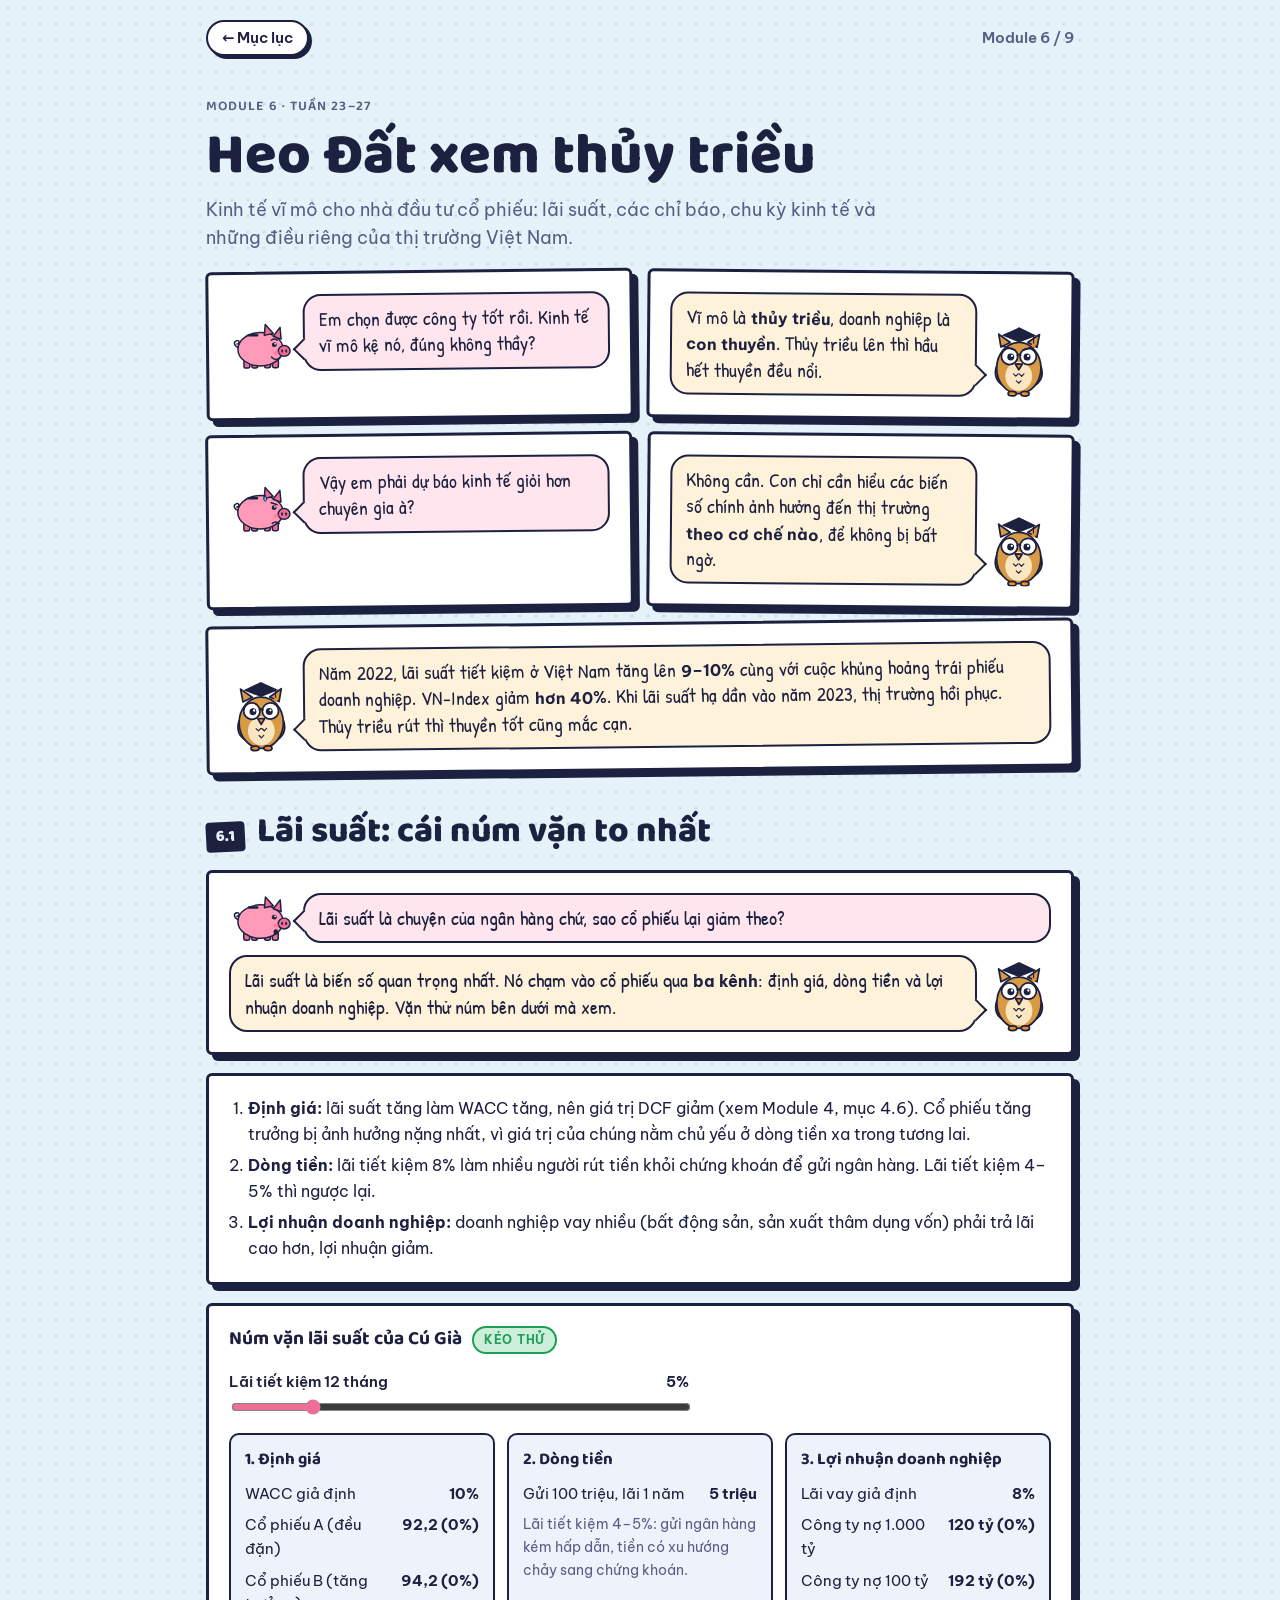
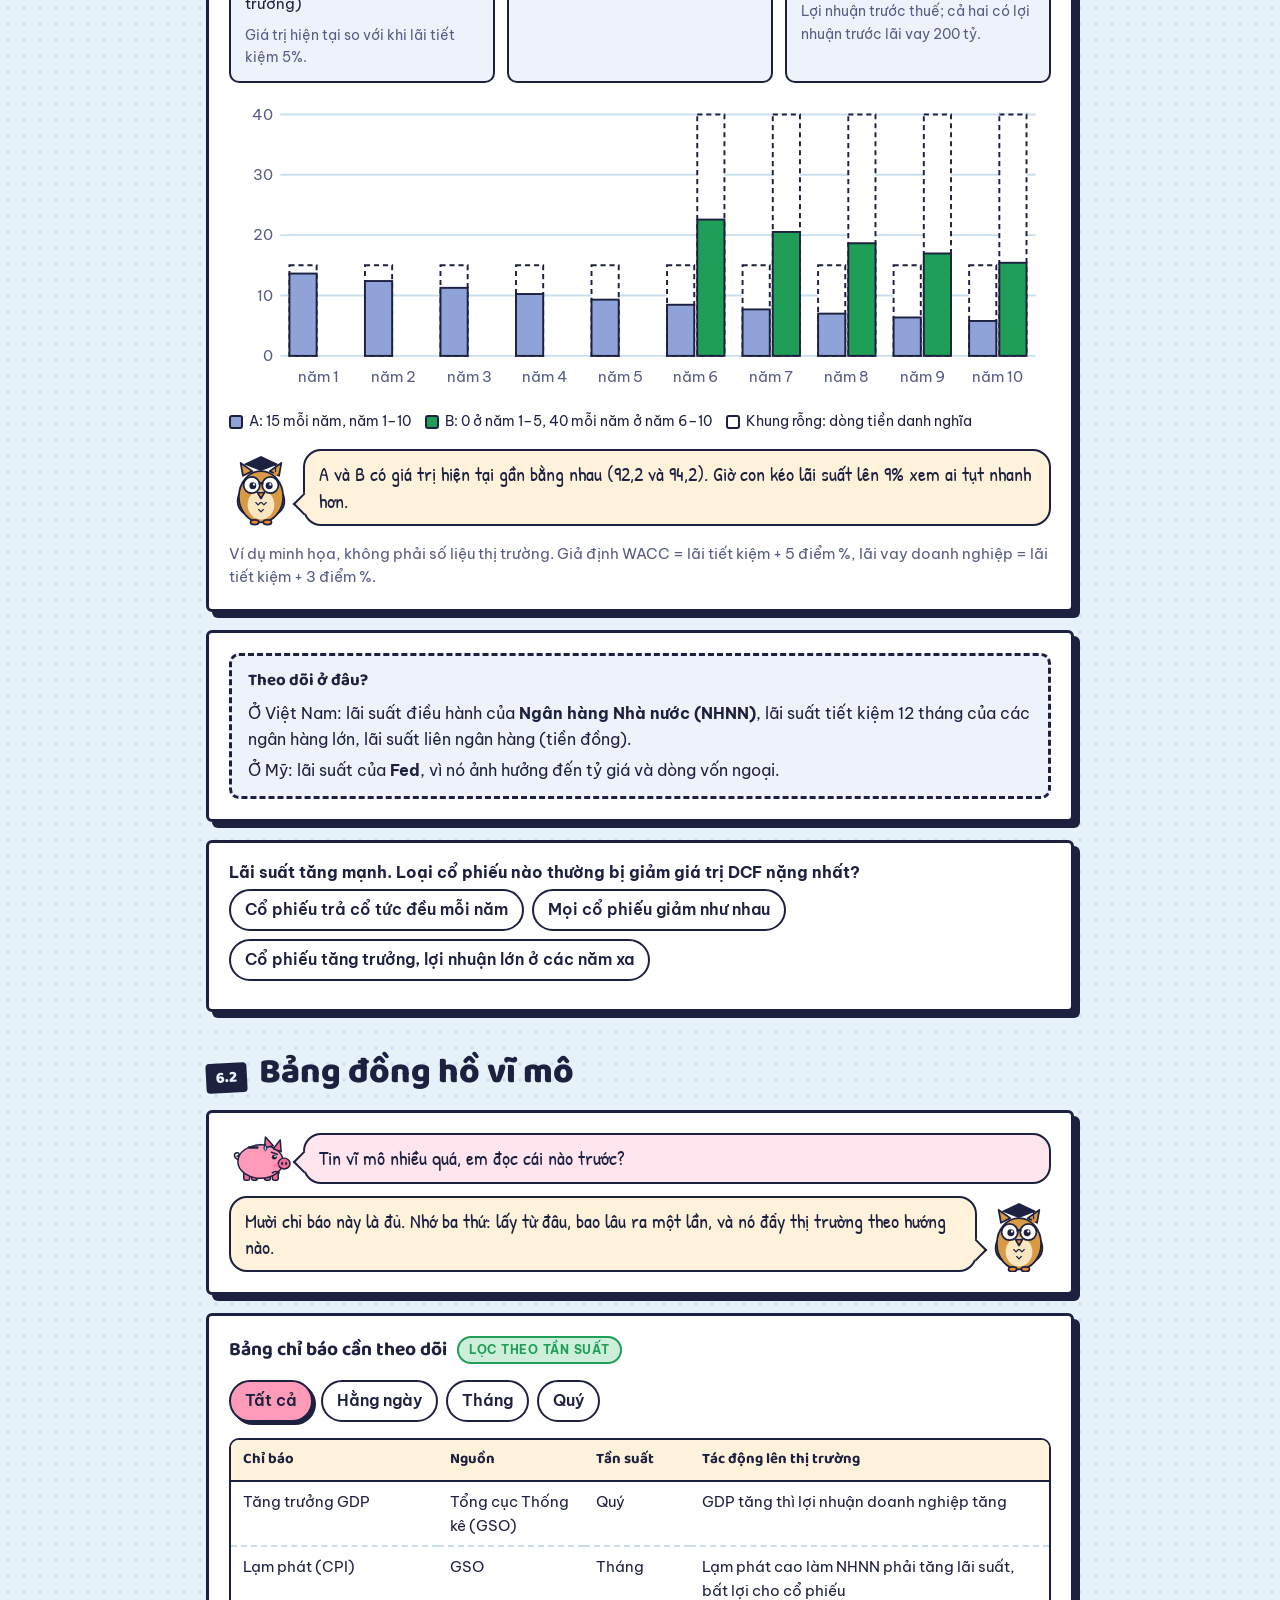
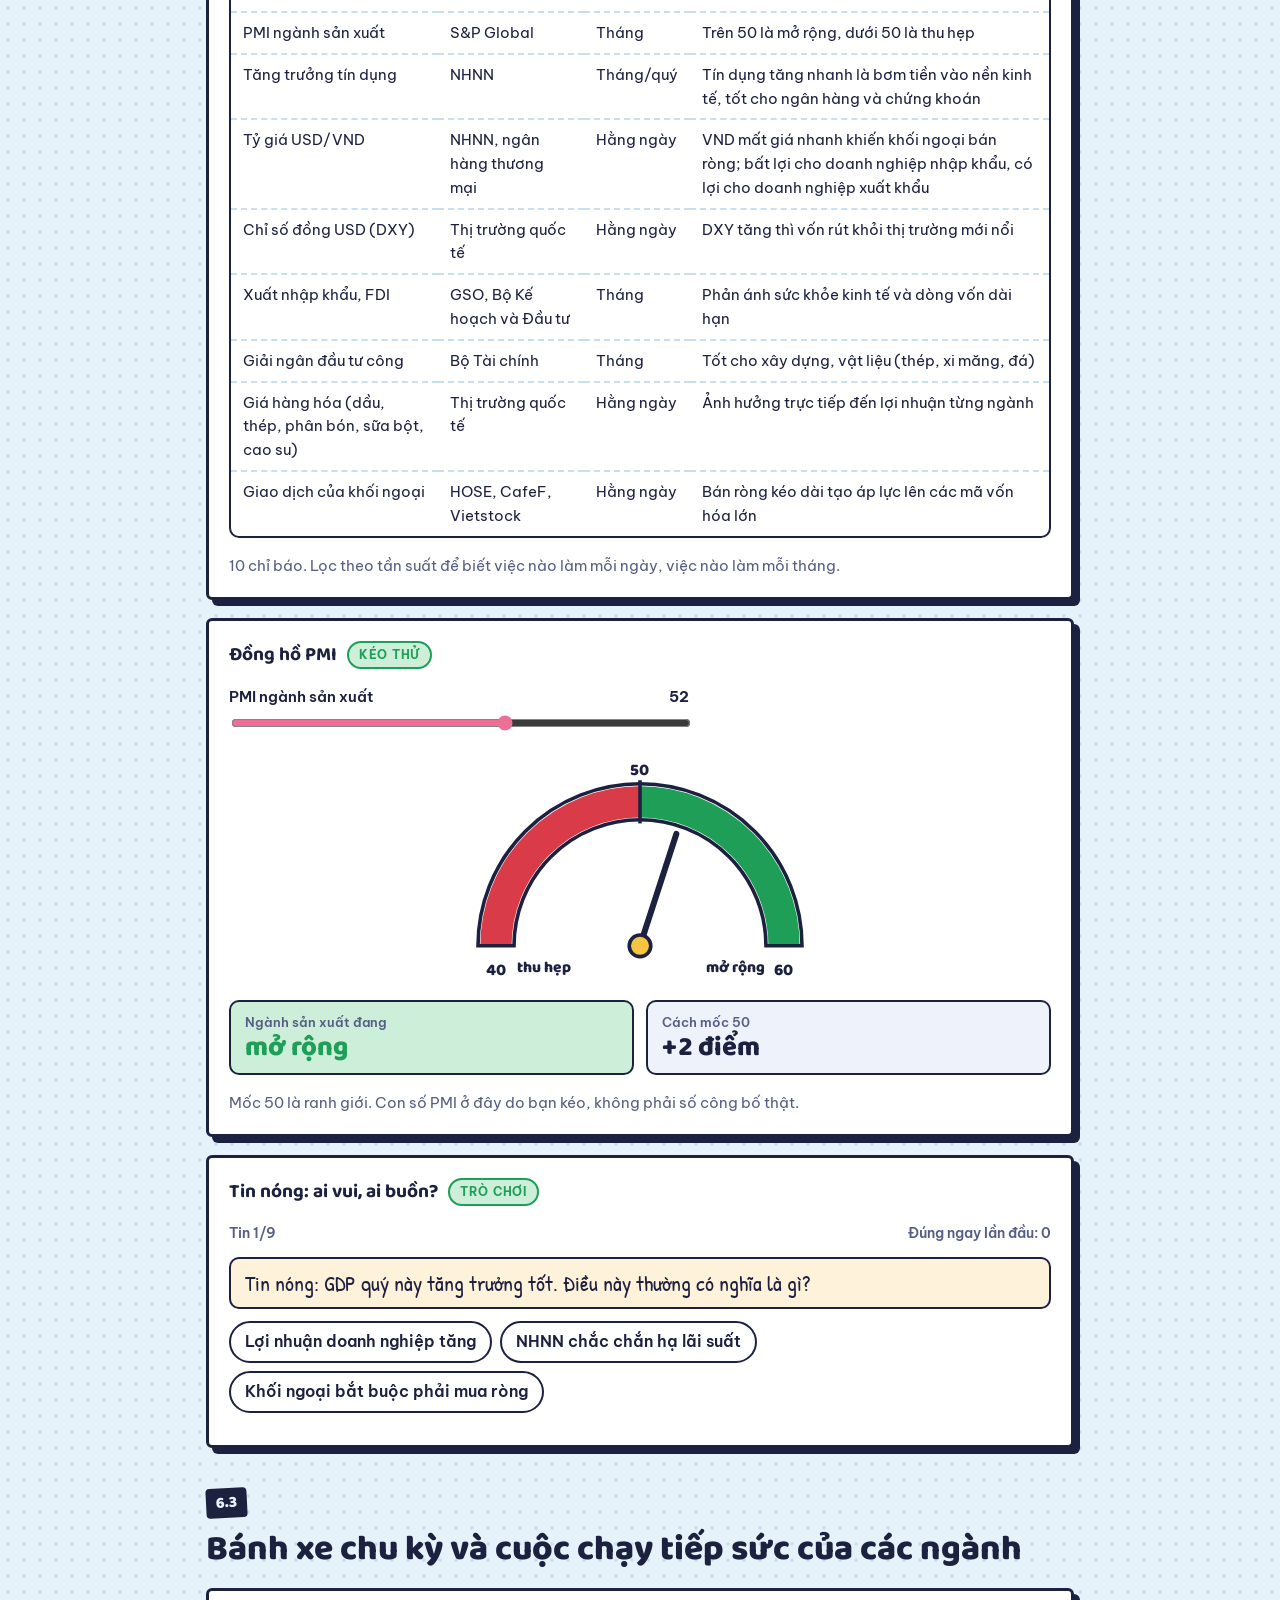
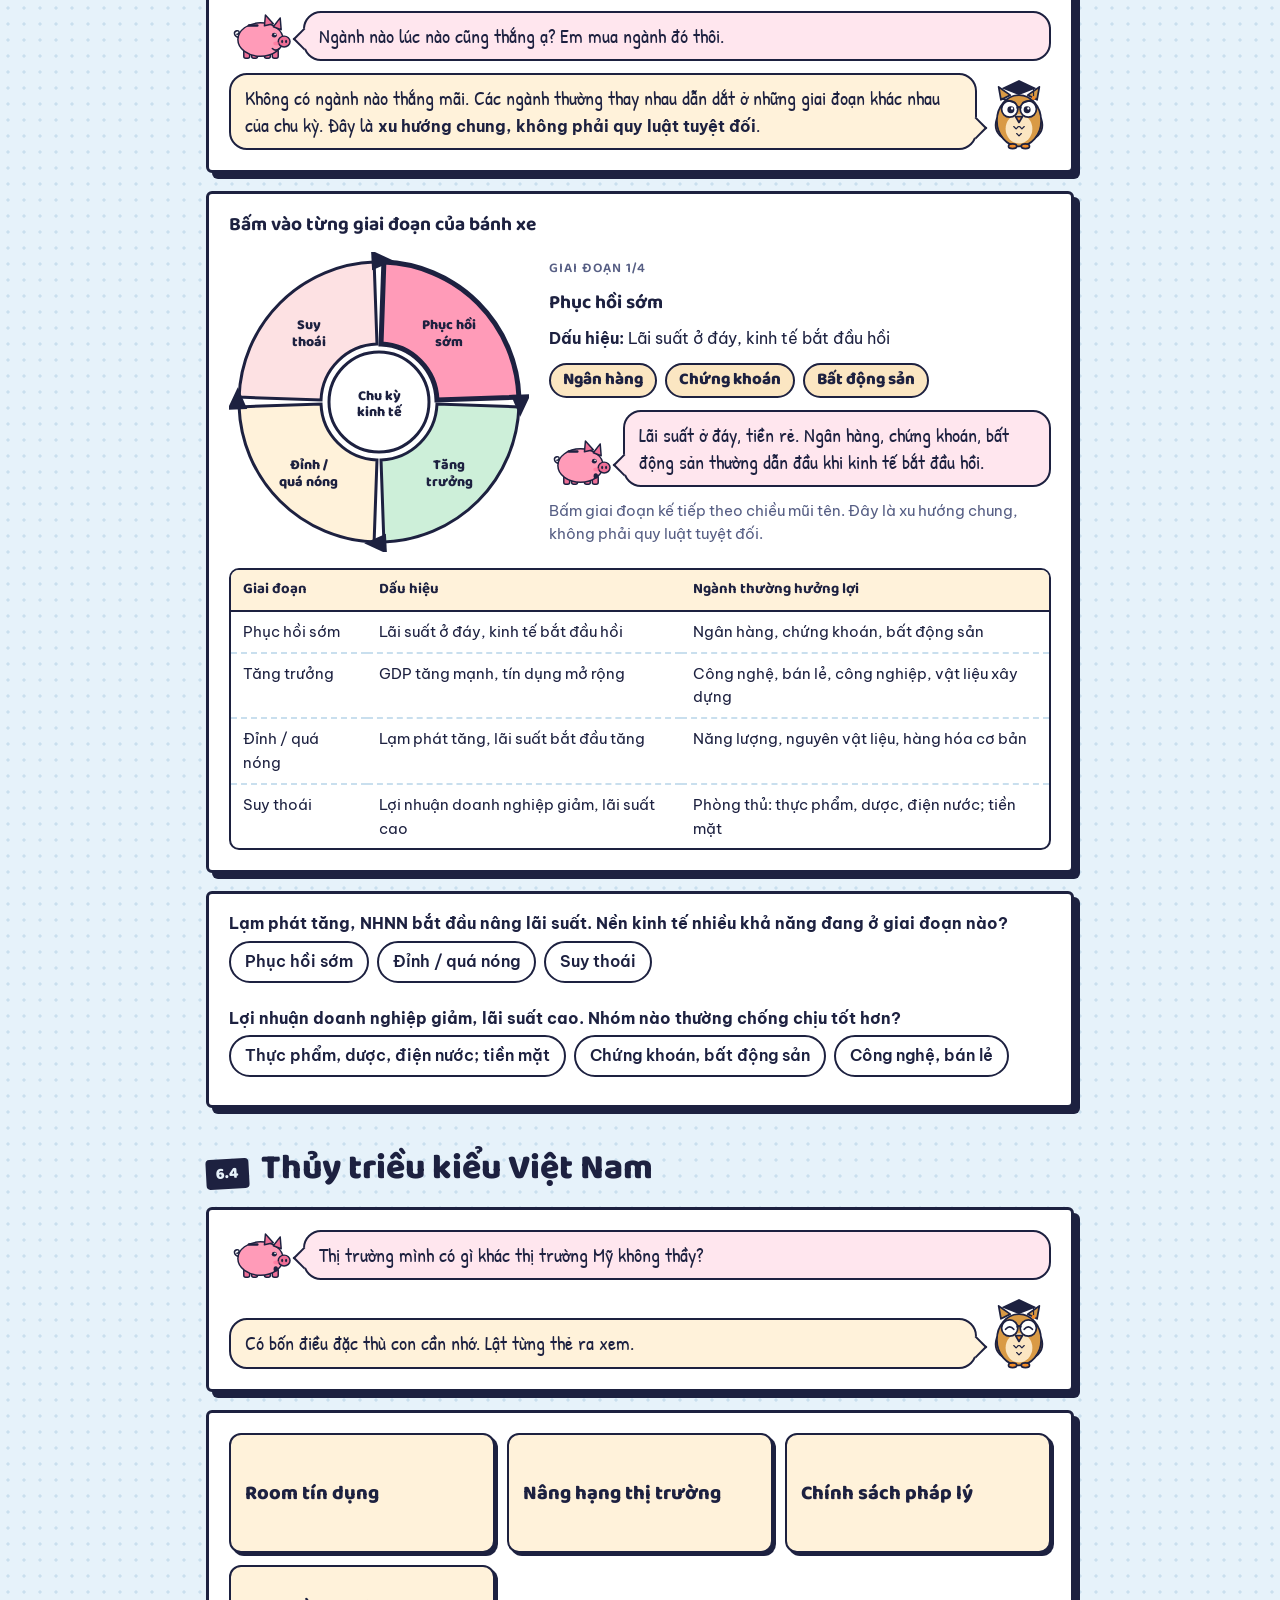
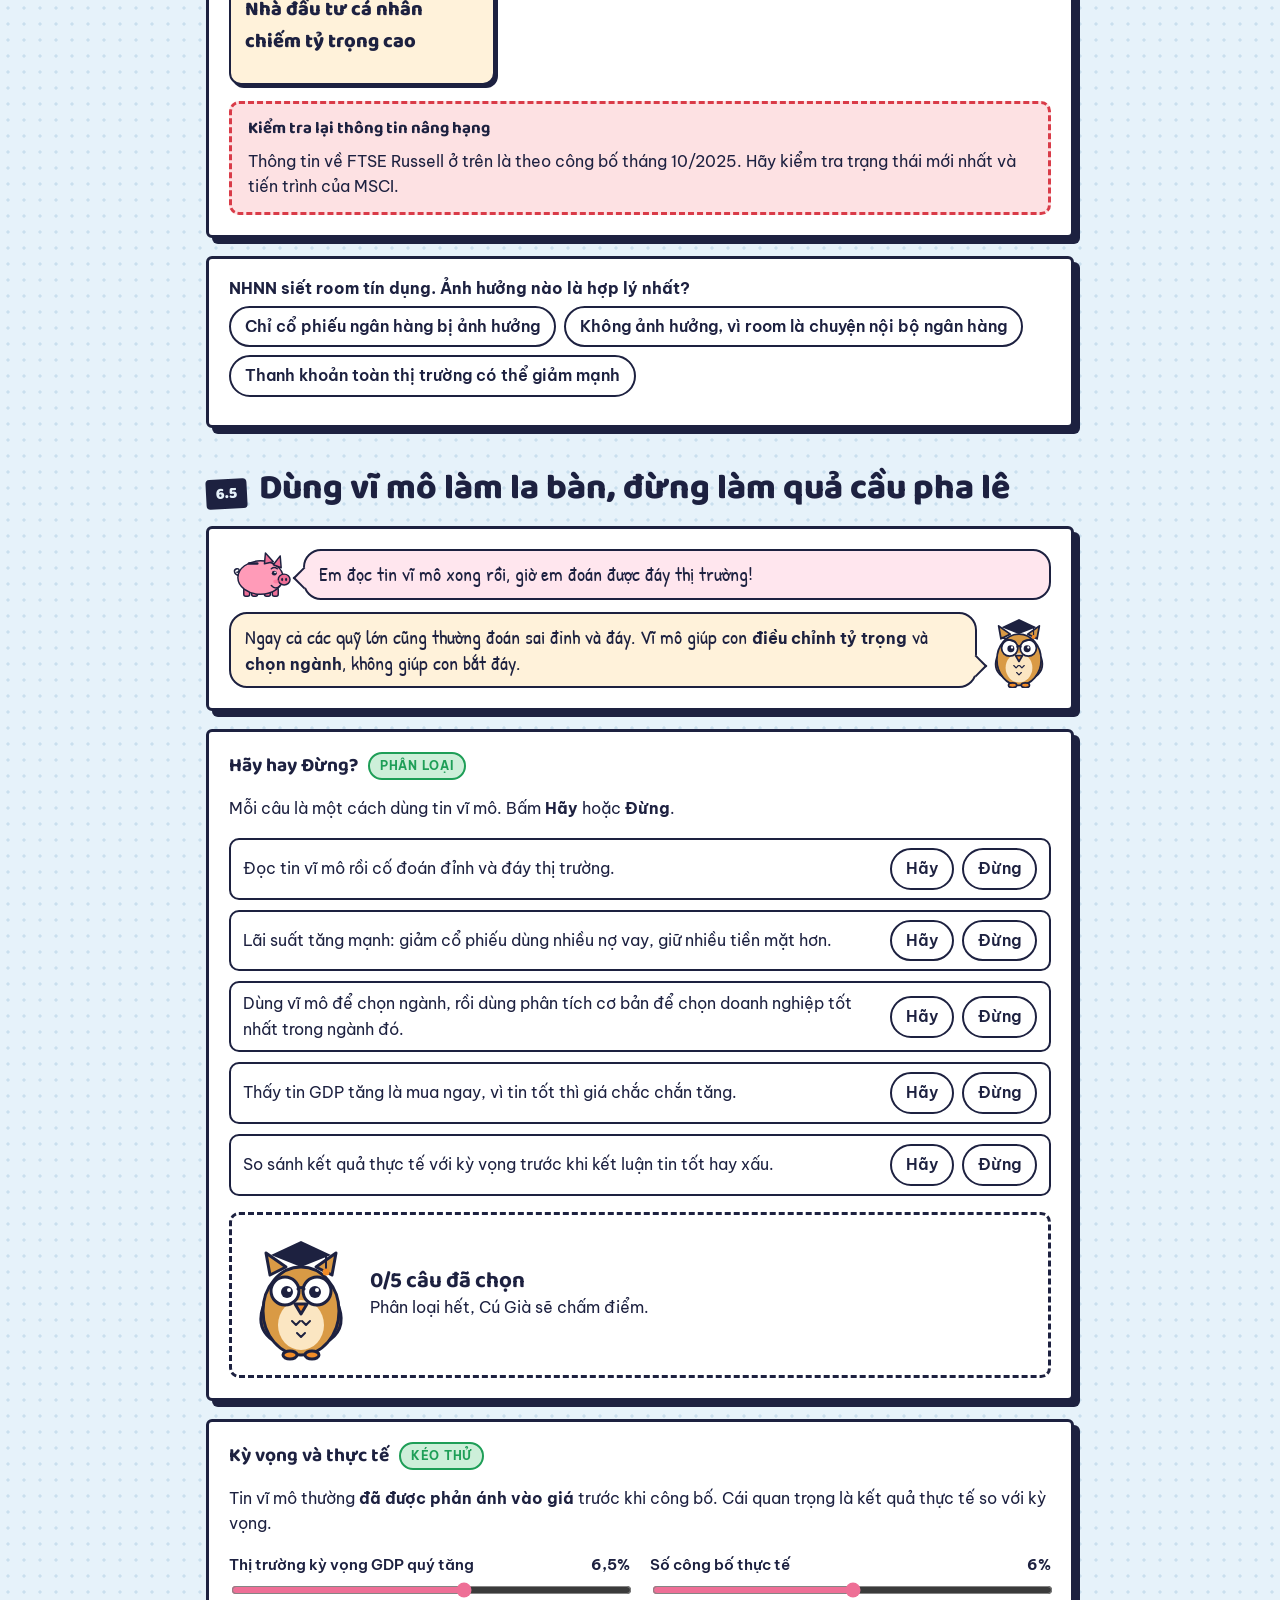
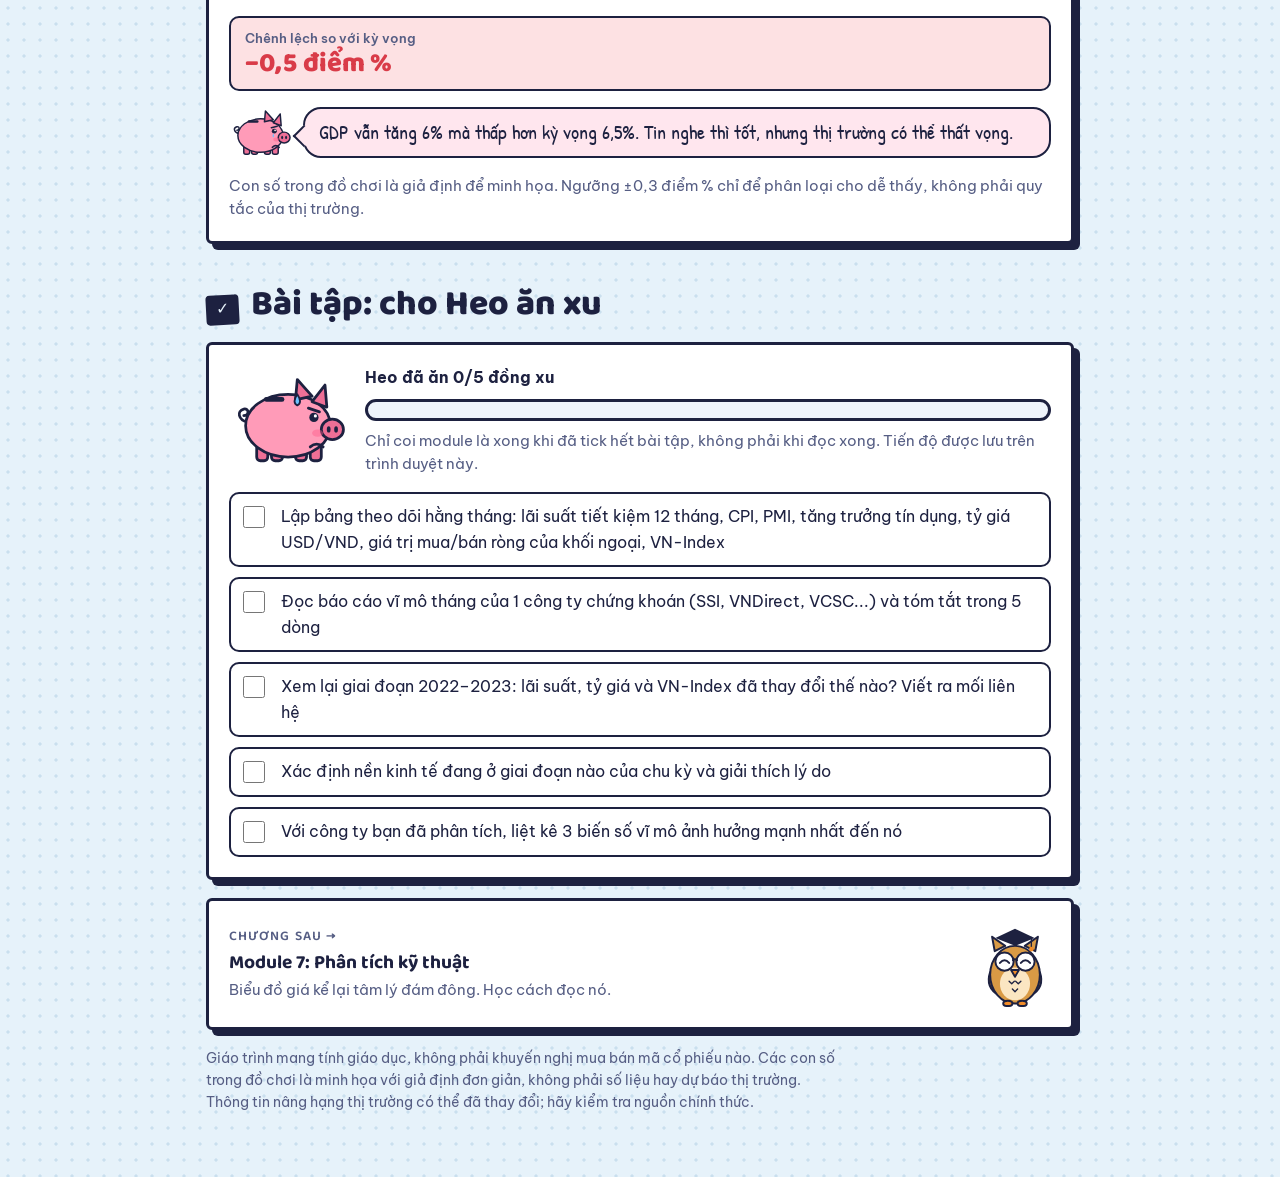
<file: 07-kinh-te-vi-mo.html>
<!doctype html>
<html lang="vi">
<head>
<meta charset="utf-8">
<meta name="viewport" content="width=device-width, initial-scale=1, viewport-fit=cover">
<title>Heo Đất xem thủy triều</title>
<link rel="preconnect" href="https://fonts.googleapis.com">
<link rel="preconnect" href="https://fonts.gstatic.com" crossorigin>
<link rel="stylesheet" href="https://fonts.googleapis.com/css2?family=Baloo+2:wght@600;800&family=Be+Vietnam+Pro:wght@400;600;700&family=Patrick+Hand&display=swap">
<link rel="stylesheet" href="assets/truyen.css">
<style>
/* Riêng Module 6: bảng 3 kênh lãi suất, đồng hồ PMI, trò chơi tình huống, bánh xe chu kỳ, phân loại Hãy/Đừng */
.channels { display: grid; grid-template-columns: repeat(3, minmax(0, 1fr)); gap: 12px; }
@media (max-width: 760px) { .channels { grid-template-columns: 1fr; } }
.chan { border: 2.5px solid var(--border); border-radius: 10px; padding: 12px 14px; background: var(--chip); display: grid; gap: 8px; align-content: start; min-width: 0; }
.chan h4 { margin: 0; font-family: var(--f-display); font-size: 1.05rem; }
.chan .row { display: flex; justify-content: space-between; gap: 8px; font-size: .92rem; font-variant-numeric: tabular-nums; }
.chan .row b { white-space: nowrap; }
.chan .row b.up { color: var(--money); } .chan .row b.down { color: var(--warn); }
.chan .why { font-size: .88rem; color: var(--muted); }

.gauge { max-width: 360px; margin: 0 auto; width: 100%; }
.gauge svg { width: 100%; height: auto; display: block; }
.gauge text { fill: var(--ink); font-family: var(--f-display); font-weight: 800; }

.game { display: grid; gap: 12px; }
.game .news { font-family: var(--f-hand); font-size: 1.35rem; line-height: 1.3; border: 2.5px solid var(--border); border-radius: 10px; padding: 10px 14px; background: var(--bubble-owl); }
.game .meta { display: flex; justify-content: space-between; gap: 8px; flex-wrap: wrap; font-weight: 600; font-size: .9rem; color: var(--muted); }
.game button.go { font: inherit; font-weight: 700; cursor: pointer; color: var(--ink); background: var(--gold); border: 2.5px solid var(--border); border-radius: 999px; padding: 6px 16px; box-shadow: 3px 3px 0 var(--hard); justify-self: start; }

.freq-row[hidden] { display: none; }

.cycle { display: grid; grid-template-columns: 300px minmax(0, 1fr); gap: 20px; align-items: center; }
@media (max-width: 680px) { .cycle { grid-template-columns: 1fr; } .wheel { max-width: 300px; margin: 0 auto; width: 100%; } }
.wheel svg { width: 100%; height: auto; display: block; }
.wheel .seg { cursor: pointer; stroke: var(--border); stroke-width: 3; transition: opacity .15s ease; }
.wheel .seg:focus-visible { outline: none; stroke: var(--pig-deep); stroke-width: 5; }
.wheel text { fill: var(--ink); font-family: var(--f-display); font-weight: 800; font-size: 14px; pointer-events: none; }
.wheel .hub { fill: var(--panel); stroke: var(--border); stroke-width: 3; }

.sorter { display: grid; gap: 10px; }
.sort-item { display: grid; grid-template-columns: minmax(0, 1fr) auto; gap: 10px; align-items: center; border: 2.5px solid var(--border); border-radius: 10px; padding: 8px 12px; background: var(--panel); }
.sort-item.ok { background: var(--money-soft); border-color: var(--money); }
.sort-item.bad { background: var(--warn-soft); border-color: var(--warn); }
.sort-item .why { grid-column: 1 / -1; font-size: .88rem; color: var(--muted); }
.sort-item .opts { flex-wrap: nowrap; }
@media (max-width: 480px) { .sort-item { grid-template-columns: 1fr; } }
</style>
</head>
<body>
<main class="book">

  <nav class="topnav"><a href="index.html">← Mục lục</a><span class="note">Module 6 / 9</span></nav>

  <!-- MỞ ĐẦU -->
  <header class="hero">
    <div class="hero-title">
      <span class="eyebrow">Module 6 · Tuần 23–27</span>
      <h1>Heo Đất xem thủy triều</h1>
      <p class="sub">Kinh tế vĩ mô cho nhà đầu tư cổ phiếu: lãi suất, các chỉ báo, chu kỳ kinh tế và những điều riêng của thị trường Việt Nam.</p>
    </div>
    <div class="strip">
      <div class="panel">
        <div class="say pig"><span class="char" data-char="pig:proud"></span><p class="bubble">Em chọn được công ty tốt rồi. Kinh tế vĩ mô kệ nó, đúng không thầy?</p></div>
      </div>
      <div class="panel">
        <div class="say owl right"><p class="bubble">Vĩ mô là <b>thủy triều</b>, doanh nghiệp là <b>con thuyền</b>. Thủy triều lên thì hầu hết thuyền đều nổi.</p><span class="char" data-char="owl:stern"></span></div>
      </div>
      <div class="panel">
        <div class="say pig"><span class="char" data-char="pig:worried"></span><p class="bubble">Vậy em phải dự báo kinh tế giỏi hơn chuyên gia à?</p></div>
      </div>
      <div class="panel">
        <div class="say owl right"><p class="bubble">Không cần. Con chỉ cần hiểu các biến số chính ảnh hưởng đến thị trường <b>theo cơ chế nào</b>, để không bị bất ngờ.</p><span class="char" data-char="owl:talk"></span></div>
      </div>
      <div class="panel wide">
        <div class="say owl"><span class="char" data-char="owl:talk"></span><p class="bubble">Năm 2022, lãi suất tiết kiệm ở Việt Nam tăng lên <b>9–10%</b> cùng với cuộc khủng hoảng trái phiếu doanh nghiệp. VN-Index giảm <b>hơn 40%</b>. Khi lãi suất hạ dần vào năm 2023, thị trường hồi phục. Thủy triều rút thì thuyền tốt cũng mắc cạn.</p></div>
      </div>
    </div>
  </header>

  <!-- 6.1 -->
  <section class="chapter" id="lai-suat">
    <div class="chapter-head"><span class="tag">6.1</span><h2>Lãi suất: cái núm vặn to nhất</h2></div>
    <div class="panel talk">
      <div class="say pig"><span class="char" data-char="pig:wow"></span><p class="bubble">Lãi suất là chuyện của ngân hàng chứ, sao cổ phiếu lại giảm theo?</p></div>
      <div class="say owl right"><p class="bubble">Lãi suất là biến số quan trọng nhất. Nó chạm vào cổ phiếu qua <b>ba kênh</b>: định giá, dòng tiền và lợi nhuận doanh nghiệp. Vặn thử núm bên dưới mà xem.</p><span class="char" data-char="owl:talk"></span></div>
    </div>

    <div class="panel">
      <ol class="plain">
        <li><b>Định giá:</b> lãi suất tăng làm WACC tăng, nên giá trị DCF giảm (xem Module 4, mục 4.6). Cổ phiếu tăng trưởng bị ảnh hưởng nặng nhất, vì giá trị của chúng nằm chủ yếu ở dòng tiền xa trong tương lai.</li>
        <li><b>Dòng tiền:</b> lãi tiết kiệm 8% làm nhiều người rút tiền khỏi chứng khoán để gửi ngân hàng. Lãi tiết kiệm 4–5% thì ngược lại.</li>
        <li><b>Lợi nhuận doanh nghiệp:</b> doanh nghiệp vay nhiều (bất động sản, sản xuất thâm dụng vốn) phải trả lãi cao hơn, lợi nhuận giảm.</li>
      </ol>
    </div>

    <div class="panel toy">
      <div class="toy-title"><h3>Núm vặn lãi suất của Cú Già</h3><span class="pill">Kéo thử</span></div>
      <div class="ctl" style="max-width:460px"><label for="rate">Lãi tiết kiệm 12 tháng <output id="rateOut"></output></label><input id="rate" type="range" min="4" max="10" step="0.5" value="5"></div>
      <div class="channels">
        <div class="chan">
          <h4>1. Định giá</h4>
          <div class="row"><span>WACC giả định</span><b id="cWacc"></b></div>
          <div class="row"><span>Cổ phiếu A (đều đặn)</span><b id="cA"></b></div>
          <div class="row"><span>Cổ phiếu B (tăng trưởng)</span><b id="cB"></b></div>
          <p class="why">Giá trị hiện tại so với khi lãi tiết kiệm 5%.</p>
        </div>
        <div class="chan">
          <h4>2. Dòng tiền</h4>
          <div class="row"><span>Gửi 100 triệu, lãi 1 năm</span><b id="cDep"></b></div>
          <p class="why" id="cFlow"></p>
        </div>
        <div class="chan">
          <h4>3. Lợi nhuận doanh nghiệp</h4>
          <div class="row"><span>Lãi vay giả định</span><b id="cLoan"></b></div>
          <div class="row"><span>Công ty nợ 1.000 tỷ</span><b id="cBig"></b></div>
          <div class="row"><span>Công ty nợ 100 tỷ</span><b id="cSmall"></b></div>
          <p class="why">Lợi nhuận trước thuế; cả hai có lợi nhuận trước lãi vay 200 tỷ.</p>
        </div>
      </div>
      <div class="chart-box"><svg id="dcfChart" viewBox="0 0 640 230" role="img" aria-label="Dòng tiền từng năm của cổ phiếu A và B, phần tô là giá trị hiện tại"></svg></div>
      <div class="legend"><span><i style="background:var(--save)"></i>A: 15 mỗi năm, năm 1–10</span><span><i style="background:var(--money)"></i>B: 0 ở năm 1–5, 40 mỗi năm ở năm 6–10</span><span><i style="background:var(--panel)"></i>Khung rỗng: dòng tiền danh nghĩa</span></div>
      <div class="say owl"><span class="char" id="rateOwl"></span><p class="bubble" id="rateSay"></p></div>
      <p class="note">Ví dụ minh họa, không phải số liệu thị trường. Giả định WACC = lãi tiết kiệm + 5 điểm %, lãi vay doanh nghiệp = lãi tiết kiệm + 3 điểm %.</p>
    </div>

    <div class="panel">
      <div class="callout">
        <strong>Theo dõi ở đâu?</strong>
        <p>Ở Việt Nam: lãi suất điều hành của <b>Ngân hàng Nhà nước (NHNN)</b>, lãi suất tiết kiệm 12 tháng của các ngân hàng lớn, lãi suất liên ngân hàng (tiền đồng).</p>
        <p>Ở Mỹ: lãi suất của <b>Fed</b>, vì nó ảnh hưởng đến tỷ giá và dòng vốn ngoại.</p>
      </div>
    </div>

    <div class="panel quiz">
      <div class="mcq q" data-answer="2" data-right="Đúng. Giá trị của cổ phiếu tăng trưởng nằm chủ yếu ở dòng tiền xa trong tương lai, nên WACC tăng làm nó co lại nhiều nhất." data-wrong="Chưa đúng. Nhìn lại biểu đồ: dòng tiền càng xa, phần tô càng teo khi lãi suất tăng.">
        <h3>Lãi suất tăng mạnh. Loại cổ phiếu nào thường bị giảm giá trị DCF nặng nhất?</h3>
        <div class="opts">
          <button class="opt" type="button">Cổ phiếu trả cổ tức đều mỗi năm</button>
          <button class="opt" type="button">Mọi cổ phiếu giảm như nhau</button>
          <button class="opt" type="button">Cổ phiếu tăng trưởng, lợi nhuận lớn ở các năm xa</button>
        </div>
      </div>
    </div>
  </section>

  <!-- 6.2 -->
  <section class="chapter" id="chi-bao">
    <div class="chapter-head"><span class="tag">6.2</span><h2>Bảng đồng hồ vĩ mô</h2></div>
    <div class="panel talk">
      <div class="say pig"><span class="char" data-char="pig:worried"></span><p class="bubble">Tin vĩ mô nhiều quá, em đọc cái nào trước?</p></div>
      <div class="say owl right"><p class="bubble">Mười chỉ báo này là đủ. Nhớ ba thứ: lấy từ đâu, bao lâu ra một lần, và nó đẩy thị trường theo hướng nào.</p><span class="char" data-char="owl:talk"></span></div>
    </div>

    <div class="panel toy">
      <div class="toy-title"><h3>Bảng chỉ báo cần theo dõi</h3><span class="pill">Lọc theo tần suất</span></div>
      <div class="tabs" role="group" aria-label="Lọc theo tần suất" id="freqTabs">
        <button class="opt" type="button" data-f="all" aria-pressed="true">Tất cả</button>
        <button class="opt" type="button" data-f="day" aria-pressed="false">Hằng ngày</button>
        <button class="opt" type="button" data-f="month" aria-pressed="false">Tháng</button>
        <button class="opt" type="button" data-f="quarter" aria-pressed="false">Quý</button>
      </div>
      <div class="tbl-wrap">
        <table class="tbl">
          <thead><tr><th>Chỉ báo</th><th>Nguồn</th><th>Tần suất</th><th>Tác động lên thị trường</th></tr></thead>
          <tbody id="freqBody">
            <tr class="freq-row" data-f="quarter"><td>Tăng trưởng GDP</td><td>Tổng cục Thống kê (GSO)</td><td>Quý</td><td>GDP tăng thì lợi nhuận doanh nghiệp tăng</td></tr>
            <tr class="freq-row" data-f="month"><td>Lạm phát (CPI)</td><td>GSO</td><td>Tháng</td><td>Lạm phát cao làm NHNN phải tăng lãi suất, bất lợi cho cổ phiếu</td></tr>
            <tr class="freq-row" data-f="month"><td>PMI ngành sản xuất</td><td>S&amp;P Global</td><td>Tháng</td><td>Trên 50 là mở rộng, dưới 50 là thu hẹp</td></tr>
            <tr class="freq-row" data-f="month quarter"><td>Tăng trưởng tín dụng</td><td>NHNN</td><td>Tháng/quý</td><td>Tín dụng tăng nhanh là bơm tiền vào nền kinh tế, tốt cho ngân hàng và chứng khoán</td></tr>
            <tr class="freq-row" data-f="day"><td>Tỷ giá USD/VND</td><td>NHNN, ngân hàng thương mại</td><td>Hằng ngày</td><td>VND mất giá nhanh khiến khối ngoại bán ròng; bất lợi cho doanh nghiệp nhập khẩu, có lợi cho doanh nghiệp xuất khẩu</td></tr>
            <tr class="freq-row" data-f="day"><td>Chỉ số đồng USD (DXY)</td><td>Thị trường quốc tế</td><td>Hằng ngày</td><td>DXY tăng thì vốn rút khỏi thị trường mới nổi</td></tr>
            <tr class="freq-row" data-f="month"><td>Xuất nhập khẩu, FDI</td><td>GSO, Bộ Kế hoạch và Đầu tư</td><td>Tháng</td><td>Phản ánh sức khỏe kinh tế và dòng vốn dài hạn</td></tr>
            <tr class="freq-row" data-f="month"><td>Giải ngân đầu tư công</td><td>Bộ Tài chính</td><td>Tháng</td><td>Tốt cho xây dựng, vật liệu (thép, xi măng, đá)</td></tr>
            <tr class="freq-row" data-f="day"><td>Giá hàng hóa (dầu, thép, phân bón, sữa bột, cao su)</td><td>Thị trường quốc tế</td><td>Hằng ngày</td><td>Ảnh hưởng trực tiếp đến lợi nhuận từng ngành</td></tr>
            <tr class="freq-row" data-f="day"><td>Giao dịch của khối ngoại</td><td>HOSE, CafeF, Vietstock</td><td>Hằng ngày</td><td>Bán ròng kéo dài tạo áp lực lên các mã vốn hóa lớn</td></tr>
          </tbody>
        </table>
      </div>
      <p class="note" id="freqNote"></p>
    </div>

    <div class="panel toy">
      <div class="toy-title"><h3>Đồng hồ PMI</h3><span class="pill">Kéo thử</span></div>
      <div class="ctl" style="max-width:460px"><label for="pmi">PMI ngành sản xuất <output id="pmiOut"></output></label><input id="pmi" type="range" min="40" max="60" step="0.5" value="52"></div>
      <div class="gauge"><svg id="pmiGauge" viewBox="0 -14 300 196" role="img" aria-label="Đồng hồ PMI, mốc 50 ở giữa"></svg></div>
      <div class="result">
        <div class="stat" id="pmiBox"><div class="k">Ngành sản xuất đang</div><div class="v" id="pmiState"></div></div>
        <div class="stat"><div class="k">Cách mốc 50</div><div class="v" id="pmiGap"></div></div>
      </div>
      <p class="note">Mốc 50 là ranh giới. Con số PMI ở đây do bạn kéo, không phải số công bố thật.</p>
    </div>

    <div class="panel toy">
      <div class="toy-title"><h3>Tin nóng: ai vui, ai buồn?</h3><span class="pill">Trò chơi</span></div>
      <div class="game">
        <div class="meta"><span id="gRound"></span><span id="gScore"></span></div>
        <p class="news" id="gNews"></p>
        <div class="opts" id="gOpts"></div>
        <div class="mcq-fb" id="gFb"></div>
        <button class="go" type="button" id="gNext">Tin tiếp theo →</button>
      </div>
    </div>
  </section>

  <!-- 6.3 -->
  <section class="chapter" id="chu-ky">
    <div class="chapter-head"><span class="tag">6.3</span><h2>Bánh xe chu kỳ và cuộc chạy tiếp sức của các ngành</h2></div>
    <div class="panel talk">
      <div class="say pig"><span class="char" data-char="pig:happy"></span><p class="bubble">Ngành nào lúc nào cũng thắng ạ? Em mua ngành đó thôi.</p></div>
      <div class="say owl right"><p class="bubble">Không có ngành nào thắng mãi. Các ngành thường thay nhau dẫn dắt ở những giai đoạn khác nhau của chu kỳ. Đây là <b>xu hướng chung, không phải quy luật tuyệt đối</b>.</p><span class="char" data-char="owl:stern"></span></div>
    </div>

    <div class="panel toy">
      <div class="toy-title"><h3>Bấm vào từng giai đoạn của bánh xe</h3></div>
      <div class="cycle">
        <div class="wheel"><svg id="wheel" viewBox="0 0 300 300" role="group" aria-label="Bánh xe chu kỳ kinh tế bốn giai đoạn"></svg></div>
        <div class="stack" id="phaseDetail"></div>
      </div>
      <div class="tbl-wrap">
        <table class="tbl">
          <thead><tr><th>Giai đoạn</th><th>Dấu hiệu</th><th>Ngành thường hưởng lợi</th></tr></thead>
          <tbody>
            <tr><td>Phục hồi sớm</td><td>Lãi suất ở đáy, kinh tế bắt đầu hồi</td><td>Ngân hàng, chứng khoán, bất động sản</td></tr>
            <tr><td>Tăng trưởng</td><td>GDP tăng mạnh, tín dụng mở rộng</td><td>Công nghệ, bán lẻ, công nghiệp, vật liệu xây dựng</td></tr>
            <tr><td>Đỉnh / quá nóng</td><td>Lạm phát tăng, lãi suất bắt đầu tăng</td><td>Năng lượng, nguyên vật liệu, hàng hóa cơ bản</td></tr>
            <tr><td>Suy thoái</td><td>Lợi nhuận doanh nghiệp giảm, lãi suất cao</td><td>Phòng thủ: thực phẩm, dược, điện nước; tiền mặt</td></tr>
          </tbody>
        </table>
      </div>
    </div>

    <div class="panel quiz">
      <div class="mcq q" data-answer="1" data-right="Đúng. Lạm phát tăng và lãi suất bắt đầu tăng là dấu hiệu của giai đoạn đỉnh / quá nóng; năng lượng, nguyên vật liệu, hàng hóa cơ bản thường hưởng lợi." data-wrong="Chưa đúng. Đối chiếu cột Dấu hiệu: lạm phát tăng, lãi suất bắt đầu tăng.">
        <h3>Lạm phát tăng, NHNN bắt đầu nâng lãi suất. Nền kinh tế nhiều khả năng đang ở giai đoạn nào?</h3>
        <div class="opts">
          <button class="opt" type="button">Phục hồi sớm</button>
          <button class="opt" type="button">Đỉnh / quá nóng</button>
          <button class="opt" type="button">Suy thoái</button>
        </div>
      </div>
      <div class="mcq q" data-answer="0" data-right="Đúng. Khi lợi nhuận doanh nghiệp giảm và lãi suất cao, nhóm phòng thủ (thực phẩm, dược, điện nước) và tiền mặt thường chống chịu tốt hơn." data-wrong="Chưa đúng. Ở giai đoạn suy thoái, người ta tìm đến nhóm phòng thủ và tiền mặt.">
        <h3>Lợi nhuận doanh nghiệp giảm, lãi suất cao. Nhóm nào thường chống chịu tốt hơn?</h3>
        <div class="opts">
          <button class="opt" type="button">Thực phẩm, dược, điện nước; tiền mặt</button>
          <button class="opt" type="button">Chứng khoán, bất động sản</button>
          <button class="opt" type="button">Công nghệ, bán lẻ</button>
        </div>
      </div>
    </div>
  </section>

  <!-- 6.4 -->
  <section class="chapter" id="dac-thu">
    <div class="chapter-head"><span class="tag">6.4</span><h2>Thủy triều kiểu Việt Nam</h2></div>
    <div class="panel talk">
      <div class="say pig"><span class="char" data-char="pig:wow"></span><p class="bubble">Thị trường mình có gì khác thị trường Mỹ không thầy?</p></div>
      <div class="say owl right"><p class="bubble">Có bốn điều đặc thù con cần nhớ. Lật từng thẻ ra xem.</p><span class="char" data-char="owl:smile"></span></div>
    </div>
    <div class="panel toy">
      <div class="cards">
        <button class="flip" type="button"><span class="front">Room tín dụng</span><span class="back"><b>Chính sách tín dụng và room tín dụng:</b> NHNN giao chỉ tiêu tăng trưởng tín dụng cho từng ngân hàng. Việc nới hay siết room ảnh hưởng mạnh đến thanh khoản toàn thị trường.</span></button>
        <button class="flip" type="button"><span class="front">Nâng hạng thị trường</span><span class="back">Tháng 10/2025, FTSE Russell công bố sẽ nâng hạng Việt Nam từ thị trường cận biên lên thị trường mới nổi thứ cấp, dự kiến hiệu lực từ tháng 9/2026, kèm kỳ rà soát giữa chừng. Nâng hạng có thể thu hút dòng vốn từ các quỹ chỉ số toàn cầu.</span></button>
        <button class="flip" type="button"><span class="front">Chính sách pháp lý</span><span class="back">Luật đất đai, luật kinh doanh bất động sản, quy định về trái phiếu doanh nghiệp đều tác động mạnh đến nhóm ngành liên quan.</span></button>
        <button class="flip" type="button"><span class="front">Nhà đầu tư cá nhân chiếm tỷ trọng cao</span><span class="back">Thị trường phản ứng thái quá với tin tức, cả tốt lẫn xấu. Đó vừa là rủi ro vừa là cơ hội cho người kiên nhẫn.</span></button>
      </div>
      <div class="callout warn">
        <strong>Kiểm tra lại thông tin nâng hạng</strong>
        <p>Thông tin về FTSE Russell ở trên là theo công bố tháng 10/2025. Hãy kiểm tra trạng thái mới nhất và tiến trình của MSCI.</p>
      </div>
    </div>
    <div class="panel quiz">
      <div class="mcq q" data-answer="2" data-right="Đúng. Siết room thì tiền vào nền kinh tế chậm lại, thanh khoản toàn thị trường bị ảnh hưởng mạnh, không chỉ riêng ngân hàng." data-wrong="Chưa đúng. Room tín dụng tác động đến thanh khoản của cả thị trường.">
        <h3>NHNN siết room tín dụng. Ảnh hưởng nào là hợp lý nhất?</h3>
        <div class="opts">
          <button class="opt" type="button">Chỉ cổ phiếu ngân hàng bị ảnh hưởng</button>
          <button class="opt" type="button">Không ảnh hưởng, vì room là chuyện nội bộ ngân hàng</button>
          <button class="opt" type="button">Thanh khoản toàn thị trường có thể giảm mạnh</button>
        </div>
      </div>
    </div>
  </section>

  <!-- 6.5 -->
  <section class="chapter" id="dung-vi-mo">
    <div class="chapter-head"><span class="tag">6.5</span><h2>Dùng vĩ mô làm la bàn, đừng làm quả cầu pha lê</h2></div>
    <div class="panel talk">
      <div class="say pig"><span class="char" data-char="pig:proud"></span><p class="bubble">Em đọc tin vĩ mô xong rồi, giờ em đoán được đáy thị trường!</p></div>
      <div class="say owl right"><p class="bubble">Ngay cả các quỹ lớn cũng thường đoán sai đỉnh và đáy. Vĩ mô giúp con <b>điều chỉnh tỷ trọng</b> và <b>chọn ngành</b>, không giúp con bắt đáy.</p><span class="char" data-char="owl:stern"></span></div>
    </div>

    <div class="panel toy">
      <div class="toy-title"><h3>Hãy hay Đừng?</h3><span class="pill">Phân loại</span></div>
      <p>Mỗi câu là một cách dùng tin vĩ mô. Bấm <b>Hãy</b> hoặc <b>Đừng</b>.</p>
      <div class="sorter" id="sorter"></div>
      <div class="verdict" id="sortVerdict"></div>
    </div>

    <div class="panel toy">
      <div class="toy-title"><h3>Kỳ vọng và thực tế</h3><span class="pill">Kéo thử</span></div>
      <p>Tin vĩ mô thường <b>đã được phản ánh vào giá</b> trước khi công bố. Cái quan trọng là kết quả thực tế so với kỳ vọng.</p>
      <div class="controls">
        <div class="ctl"><label for="expG">Thị trường kỳ vọng GDP quý tăng <output id="expGOut"></output></label><input id="expG" type="range" min="3" max="9" step="0.1" value="6.5"></div>
        <div class="ctl"><label for="actG">Số công bố thực tế <output id="actGOut"></output></label><input id="actG" type="range" min="3" max="9" step="0.1" value="6"></div>
      </div>
      <div class="result">
        <div class="stat" id="surpBox"><div class="k">Chênh lệch so với kỳ vọng</div><div class="v" id="surp"></div></div>
      </div>
      <div class="say pig"><span class="char" id="surpPig"></span><p class="bubble" id="surpSay"></p></div>
      <p class="note">Con số trong đồ chơi là giả định để minh họa. Ngưỡng ±0,3 điểm % chỉ để phân loại cho dễ thấy, không phải quy tắc của thị trường.</p>
    </div>
  </section>

  <!-- BÀI TẬP -->
  <section class="chapter" id="bai-tap">
    <div class="chapter-head"><span class="tag">✓</span><h2>Bài tập: cho Heo ăn xu</h2></div>
    <div class="panel toy">
      <div class="feed">
        <span class="char" id="feedPig"></span>
        <div class="stack" style="gap:8px">
          <strong id="feedText"></strong>
          <div class="bar" aria-hidden="true"><div id="feedBar"></div></div>
          <span class="note">Chỉ coi module là xong khi đã tick hết bài tập, không phải khi đọc xong. Tiến độ được lưu trên trình duyệt này.</span>
        </div>
      </div>
      <ul class="tasks" id="tasks" data-module="07">
        <li><label><input type="checkbox" id="t1"><span>Lập bảng theo dõi hằng tháng: lãi suất tiết kiệm 12 tháng, CPI, PMI, tăng trưởng tín dụng, tỷ giá USD/VND, giá trị mua/bán ròng của khối ngoại, VN-Index</span></label></li>
        <li><label><input type="checkbox" id="t2"><span>Đọc báo cáo vĩ mô tháng của 1 công ty chứng khoán (SSI, VNDirect, VCSC...) và tóm tắt trong 5 dòng</span></label></li>
        <li><label><input type="checkbox" id="t3"><span>Xem lại giai đoạn 2022–2023: lãi suất, tỷ giá và VN-Index đã thay đổi thế nào? Viết ra mối liên hệ</span></label></li>
        <li><label><input type="checkbox" id="t4"><span>Xác định nền kinh tế đang ở giai đoạn nào của chu kỳ và giải thích lý do</span></label></li>
        <li><label><input type="checkbox" id="t5"><span>Với công ty bạn đã phân tích, liệt kê 3 biến số vĩ mô ảnh hưởng mạnh nhất đến nó</span></label></li>
      </ul>
    </div>
    <a class="panel next" href="08-phan-tich-ky-thuat.html">
      <div class="stack" style="gap:4px">
        <span class="eyebrow">Chương sau →</span>
        <h3>Module 7: Phân tích kỹ thuật</h3>
        <span class="note">Biểu đồ giá kể lại tâm lý đám đông. Học cách đọc nó.</span>
      </div>
      <span class="char bob" data-char="owl:smile" style="width:72px"></span>
    </a>
    <p class="disclaimer">Giáo trình mang tính giáo dục, không phải khuyến nghị mua bán mã cổ phiếu nào. Các con số trong đồ chơi là minh họa với giả định đơn giản, không phải số liệu hay dự báo thị trường. Thông tin nâng hạng thị trường có thể đã thay đổi; hãy kiểm tra nguồn chính thức.</p>
  </section>
</main>

<script src="assets/truyen.js"></script>
<script>
(function () {
  var T = Truyen, $ = T.$, money = T.money, pct = T.pct, trim = T.trim;

  function signPct(x) { return (x > 0 ? '+' : x < 0 ? '−' : '') + pct(Math.abs(x)); }
  function cls(x) { return x > 0.0001 ? 'up' : x < -0.0001 ? 'down' : ''; }

  // ---------- 6.1 núm vặn lãi suất ----------
  var flowA = [], flowB = [];
  for (var t = 1; t <= 10; t++) { flowA.push(15); flowB.push(t <= 5 ? 0 : 40); }
  function pv(flows, w) { return flows.reduce(function (s, c, i) { return s + c / Math.pow(1 + w, i + 1); }, 0); }
  var BASE = 5, EBIT = 200e9;
  function profit(debt, r) { return EBIT - debt * (r + 3) / 100; }

  function renderRate() {
    var r = +$('rate').value, w = (r + 5) / 100, w0 = (BASE + 5) / 100;
    $('rateOut').textContent = pct(r);
    $('cWacc').textContent = pct(r + 5);
    var a = pv(flowA, w), b = pv(flowB, w), dA = (a / pv(flowA, w0) - 1) * 100, dB = (b / pv(flowB, w0) - 1) * 100;
    $('cA').textContent = trim(a, 1) + ' (' + signPct(dA) + ')'; $('cA').className = cls(dA);
    $('cB').textContent = trim(b, 1) + ' (' + signPct(dB) + ')'; $('cB').className = cls(dB);

    $('cDep').textContent = money(100e6 * r / 100);
    $('cFlow').textContent = r >= 8
      ? 'Lãi tiết kiệm từ 8%: gửi ngân hàng đã hấp dẫn mà không rủi ro, nhiều người rút tiền khỏi chứng khoán để gửi ngân hàng.'
      : r <= 5
        ? 'Lãi tiết kiệm 4–5%: gửi ngân hàng kém hấp dẫn, tiền có xu hướng chảy sang chứng khoán.'
        : 'Vùng giằng co: lãi tiết kiệm càng tiến về 8%, sức hút của ngân hàng càng lớn.';

    var big = profit(1000e9, r), small = profit(100e9, r), big0 = profit(1000e9, BASE), small0 = profit(100e9, BASE);
    var dBig = (big / big0 - 1) * 100, dSmall = (small / small0 - 1) * 100;
    $('cLoan').textContent = pct(r + 3);
    $('cBig').textContent = money(big) + ' (' + signPct(dBig) + ')'; $('cBig').className = cls(dBig);
    $('cSmall').textContent = money(small) + ' (' + signPct(dSmall) + ')'; $('cSmall').className = cls(dSmall);

    // biểu đồ: khung rỗng = dòng tiền danh nghĩa, phần tô = giá trị hiện tại
    var W = 640, H = 230, L = 40, R = 12, Tp = 12, B = 30, top = 40;
    var bw = (W - L - R) / 10, y = function (v) { return Tp + (H - Tp - B) * (1 - v / top); };
    var g = '';
    for (var k = 0; k <= top; k += 10) {
      g += '<line x1="' + L + '" x2="' + (W - R) + '" y1="' + y(k) + '" y2="' + y(k) + '" stroke="var(--dot)" stroke-width="1.5"/>' +
        '<text x="' + (L - 6) + '" y="' + (y(k) + 4) + '" text-anchor="end">' + k + '</text>';
    }
    for (var i = 0; i < 10; i++) {
      var x0 = L + bw * i, d = Math.pow(1 + w, i + 1), one = bw * 0.36;
      [[flowA[i], 'var(--save)', x0 + bw * 0.12], [flowB[i], 'var(--money)', x0 + bw * 0.52]].forEach(function (s) {
        if (!s[0]) return;
        g += '<rect x="' + s[2] + '" y="' + y(s[0]) + '" width="' + one + '" height="' + (y(0) - y(s[0])) + '" fill="var(--panel)" stroke="var(--border)" stroke-width="1.5" stroke-dasharray="4 3"/>';
        g += '<rect x="' + s[2] + '" y="' + y(s[0] / d) + '" width="' + one + '" height="' + (y(0) - y(s[0] / d)) + '" fill="' + s[1] + '" stroke="var(--border)" stroke-width="1.5"/>';
      });
      g += '<text x="' + (x0 + bw / 2) + '" y="' + (H - 10) + '" text-anchor="middle">năm ' + (i + 1) + '</text>';
    }
    $('dcfChart').innerHTML = g;

    $('rateOwl').innerHTML = T.owl(r > BASE ? 'stern' : 'talk');
    $('rateSay').innerHTML = r === BASE
      ? 'A và B có giá trị hiện tại gần bằng nhau (' + trim(a, 1) + ' và ' + trim(b, 1) + '). Giờ con kéo lãi suất lên 9% xem ai tụt nhanh hơn.'
      : r > BASE
        ? 'Lãi suất lên ' + pct(r) + ': A giảm ' + pct(Math.abs(dA)) + ', còn B giảm tới ' + pct(Math.abs(dB)) + ' vì tiền của B nằm ở năm 6–10. Công ty nợ nhiều mất ' + pct(Math.abs(dBig)) + ' lợi nhuận, công ty nợ ít chỉ mất ' + pct(Math.abs(dSmall)) + '.'
        : 'Lãi suất xuống ' + pct(r) + ': B tăng giá trị mạnh hơn A (' + signPct(dB) + ' so với ' + signPct(dA) + '). Thủy triều lên, thuyền tăng trưởng nổi cao nhất.';
  }
  $('rate').addEventListener('input', renderRate); renderRate();

  // ---------- 6.2 lọc bảng chỉ báo ----------
  var freqName = { all: 'tất cả', day: 'hằng ngày', month: 'hằng tháng', quarter: 'hằng quý' };
  function renderFreq(f) {
    var n = 0;
    document.querySelectorAll('#freqTabs .opt').forEach(function (b) { b.setAttribute('aria-pressed', String(b.dataset.f === f)); });
    document.querySelectorAll('#freqBody .freq-row').forEach(function (tr) {
      var show = f === 'all' || tr.dataset.f.split(' ').indexOf(f) >= 0;
      tr.hidden = !show; if (show) n++;
    });
    $('freqNote').textContent = f === 'all'
      ? '10 chỉ báo. Lọc theo tần suất để biết việc nào làm mỗi ngày, việc nào làm mỗi tháng.'
      : n + ' chỉ báo cập nhật ' + freqName[f] + '.';
  }
  document.querySelectorAll('#freqTabs .opt').forEach(function (b) {
    b.addEventListener('click', function () { renderFreq(b.dataset.f); });
  });
  renderFreq('all');

  // ---------- 6.2 đồng hồ PMI ----------
  function renderPmi() {
    var v = +$('pmi').value, cx = 150, cy = 150, R = 120;
    $('pmiOut').textContent = trim(v, 1);
    var ang = function (p) { return Math.PI * (1 - (p - 40) / 20); }; // 40 → trái, 60 → phải
    var pt = function (p, r) { return [cx + r * Math.cos(ang(p)), cy - r * Math.sin(ang(p))]; };
    var arc = function (p0, p1, color) {
      var a = pt(p0, R), b = pt(p1, R);
      return '<path d="M' + a[0] + ' ' + a[1] + ' A' + R + ' ' + R + ' 0 0 1 ' + b[0] + ' ' + b[1] + '" fill="none" stroke="' + color + '" stroke-width="26"/>';
    };
    var g = arc(40, 50, 'var(--warn)') + arc(50, 60, 'var(--money)');
    var o1 = pt(40, R + 15), o2 = pt(40, R - 15), e1 = pt(60, R - 15), e2 = pt(60, R + 15);
    g += '<path d="M' + o1[0] + ' ' + o1[1] + ' A' + (R + 15) + ' ' + (R + 15) + ' 0 0 1 ' + e2[0] + ' ' + e2[1] + ' L' + e1[0] + ' ' + e1[1] + ' A' + (R - 15) + ' ' + (R - 15) + ' 0 0 0 ' + o2[0] + ' ' + o2[1] + ' Z" fill="none" stroke="var(--border)" stroke-width="3"/>';
    var m1 = pt(50, R - 18), m2 = pt(50, R + 18);
    g += '<line x1="' + m1[0] + '" y1="' + m1[1] + '" x2="' + m2[0] + '" y2="' + m2[1] + '" stroke="var(--border)" stroke-width="3"/>';
    [40, 50, 60].forEach(function (p) { var q = p === 50 ? pt(p, R + 22) : pt(p, R); g += '<text x="' + q[0] + '" y="' + (q[1] + (p === 50 ? 0 : 24)) + '" text-anchor="middle" font-size="14">' + p + '</text>'; });
    var n = pt(v, R - 22);
    g += '<line x1="' + cx + '" y1="' + cy + '" x2="' + n[0] + '" y2="' + n[1] + '" stroke="var(--ink)" stroke-width="5" stroke-linecap="round"/>' +
      '<circle cx="' + cx + '" cy="' + cy + '" r="9" fill="var(--gold)" stroke="var(--border)" stroke-width="3"/>' +
      '<text x="70" y="172" text-anchor="middle" font-size="13">thu hẹp</text><text x="230" y="172" text-anchor="middle" font-size="13">mở rộng</text>';
    $('pmiGauge').innerHTML = g;
    var state = v > 50 ? 'mở rộng' : v < 50 ? 'thu hẹp' : 'đứng yên';
    $('pmiState').textContent = state;
    $('pmiBox').className = 'stat ' + (v > 50 ? 'money' : v < 50 ? 'warn' : '');
    $('pmiGap').textContent = (v - 50 > 0 ? '+' : v - 50 < 0 ? '−' : '') + trim(Math.abs(v - 50), 1) + ' điểm';
  }
  $('pmi').addEventListener('input', renderPmi); renderPmi();

  // ---------- 6.2 trò chơi tin nóng ----------
  var rounds = [
    { news: 'GDP quý này tăng trưởng tốt.', q: 'Điều này thường có nghĩa là gì?', opts: ['Lợi nhuận doanh nghiệp tăng', 'NHNN chắc chắn hạ lãi suất', 'Khối ngoại bắt buộc phải mua ròng'], a: 0, why: 'GDP tăng thì lợi nhuận doanh nghiệp tăng.' },
    { news: 'CPI tăng cao nhiều tháng liền.', q: 'Cổ phiếu chịu tác động thế nào?', opts: ['Tốt, vì giá bán tăng', 'Bất lợi, vì NHNN phải tăng lãi suất', 'Không liên quan'], a: 1, why: 'Lạm phát cao làm NHNN phải tăng lãi suất, bất lợi cho cổ phiếu.' },
    { news: 'PMI ngành sản xuất công bố dưới 50.', q: 'Đọc con số này thế nào?', opts: ['Sản xuất đang mở rộng', 'Lạm phát dưới 50%', 'Sản xuất đang thu hẹp'], a: 2, why: 'Trên 50 là mở rộng, dưới 50 là thu hẹp.' },
    { news: 'Tín dụng tăng nhanh.', q: 'Nhóm nào thường hưởng lợi?', opts: ['Ngân hàng và chứng khoán', 'Chỉ doanh nghiệp nhập khẩu', 'Không nhóm nào'], a: 0, why: 'Tín dụng tăng nhanh là bơm tiền vào nền kinh tế, tốt cho ngân hàng và chứng khoán.' },
    { news: 'VND mất giá nhanh so với USD.', q: 'Ai có lợi?', opts: ['Doanh nghiệp nhập khẩu', 'Doanh nghiệp xuất khẩu', 'Khối ngoại, nên họ mua ròng'], a: 1, why: 'VND mất giá nhanh khiến khối ngoại bán ròng; bất lợi cho doanh nghiệp nhập khẩu, có lợi cho doanh nghiệp xuất khẩu.' },
    { news: 'Chỉ số đồng USD (DXY) tăng mạnh.', q: 'Dòng vốn quốc tế thường làm gì?', opts: ['Đổ vào thị trường mới nổi', 'Đứng yên', 'Rút khỏi thị trường mới nổi'], a: 2, why: 'DXY tăng thì vốn rút khỏi thị trường mới nổi.' },
    { news: 'Giải ngân đầu tư công tăng tốc.', q: 'Nhóm nào thường hưởng lợi?', opts: ['Xây dựng, vật liệu (thép, xi măng, đá)', 'Dược phẩm', 'Ngân hàng nước ngoài'], a: 0, why: 'Giải ngân đầu tư công tốt cho xây dựng, vật liệu (thép, xi măng, đá).' },
    { news: 'Giá dầu, thép, phân bón biến động mạnh.', q: 'Tác động thế nào?', opts: ['Chỉ ảnh hưởng thị trường Mỹ', 'Ảnh hưởng trực tiếp đến lợi nhuận từng ngành', 'Chỉ ảnh hưởng tỷ giá'], a: 1, why: 'Giá hàng hóa ảnh hưởng trực tiếp đến lợi nhuận từng ngành.' },
    { news: 'Khối ngoại bán ròng kéo dài nhiều tuần.', q: 'Áp lực dồn vào đâu?', opts: ['Các mã vốn hóa lớn', 'Chỉ các mã nhỏ', 'Không đâu cả'], a: 0, why: 'Bán ròng kéo dài tạo áp lực lên các mã vốn hóa lớn.' }
  ];
  var gi = 0, gScore = 0, gAnswered = false;
  function renderRound() {
    var r = rounds[gi];
    gAnswered = false;
    $('gRound').textContent = 'Tin ' + (gi + 1) + '/' + rounds.length;
    $('gScore').textContent = 'Đúng ngay lần đầu: ' + gScore;
    $('gNews').textContent = 'Tin nóng: ' + r.news + ' ' + r.q;
    $('gFb').innerHTML = '';
    $('gNext').hidden = true;
    $('gOpts').innerHTML = r.opts.map(function (o, i) { return '<button class="opt" type="button" data-i="' + i + '">' + o + '</button>'; }).join('');
    $('gOpts').querySelectorAll('.opt').forEach(function (b) {
      b.addEventListener('click', function () {
        var ok = +b.dataset.i === r.a;
        $('gOpts').querySelectorAll('.opt').forEach(function (o) { o.classList.remove('right', 'wrong'); });
        b.classList.add(ok ? 'right' : 'wrong');
        if (!gAnswered && ok) gScore++;
        gAnswered = true;
        $('gScore').textContent = 'Đúng ngay lần đầu: ' + gScore;
        $('gFb').innerHTML = '<span class="char">' + (ok ? T.pig('proud') : T.owl('stern')) + '</span><p>' + (ok ? 'Chuẩn! ' : 'Chưa đúng. ') + r.why + '</p>';
        if (ok) {
          $('gNext').hidden = false;
          $('gNext').textContent = gi < rounds.length - 1 ? 'Tin tiếp theo →' : 'Chơi lại từ đầu';
        }
      });
    });
  }
  $('gNext').addEventListener('click', function () {
    if (gi < rounds.length - 1) gi++; else { gi = 0; gScore = 0; }
    renderRound();
  });
  renderRound();

  // ---------- 6.3 bánh xe chu kỳ ----------
  var phases = [
    { name: 'Phục hồi sớm', lines: ['Phục hồi', 'sớm'], fill: 'var(--chip)', sign: 'Lãi suất ở đáy, kinh tế bắt đầu hồi', win: ['Ngân hàng', 'Chứng khoán', 'Bất động sản'], pig: 'wow', say: 'Lãi suất ở đáy, tiền rẻ. Ngân hàng, chứng khoán, bất động sản thường dẫn đầu khi kinh tế bắt đầu hồi.' },
    { name: 'Tăng trưởng', lines: ['Tăng', 'trưởng'], fill: 'var(--money-soft)', sign: 'GDP tăng mạnh, tín dụng mở rộng', win: ['Công nghệ', 'Bán lẻ', 'Công nghiệp', 'Vật liệu xây dựng'], pig: 'happy', say: 'Kinh tế chạy nhanh, tín dụng mở rộng. Công nghệ, bán lẻ, công nghiệp, vật liệu xây dựng tiếp gậy.' },
    { name: 'Đỉnh / quá nóng', lines: ['Đỉnh /', 'quá nóng'], fill: 'var(--bubble-owl)', sign: 'Lạm phát tăng, lãi suất bắt đầu tăng', win: ['Năng lượng', 'Nguyên vật liệu', 'Hàng hóa cơ bản'], pig: 'worried', say: 'Lạm phát tăng, lãi suất bắt đầu tăng. Giá hàng hóa lên nên năng lượng, nguyên vật liệu, hàng hóa cơ bản thường hưởng lợi.' },
    { name: 'Suy thoái', lines: ['Suy', 'thoái'], fill: 'var(--warn-soft)', sign: 'Lợi nhuận doanh nghiệp giảm, lãi suất cao', win: ['Thực phẩm', 'Dược', 'Điện nước', 'Tiền mặt'], pig: 'sad', say: 'Lợi nhuận doanh nghiệp giảm, lãi suất cao. Lúc này nhóm phòng thủ (thực phẩm, dược, điện nước) và tiền mặt chống chịu tốt hơn.' }
  ];
  var cx = 150, cy = 150, RO = 140, RI = 58;
  function P(r, deg) { var a = deg * Math.PI / 180; return [cx + r * Math.sin(a), cy - r * Math.cos(a)]; }
  function renderWheel(sel) {
    var g = '';
    phases.forEach(function (ph, i) {
      var a0 = 90 * i + 2, a1 = 90 * (i + 1) - 2;
      var p1 = P(RO, a0), p2 = P(RO, a1), p3 = P(RI, a1), p4 = P(RI, a0);
      var on = i === sel;
      g += '<path class="seg" tabindex="0" role="button" aria-pressed="' + on + '" aria-label="' + ph.name + '" data-i="' + i + '" d="M' + p1 + ' A' + RO + ' ' + RO + ' 0 0 1 ' + p2 + ' L' + p3 + ' A' + RI + ' ' + RI + ' 0 0 0 ' + p4 + ' Z" fill="' + (on ? 'var(--pig)' : ph.fill) + '" style="stroke-width:' + (on ? 5 : 3) + '"/>';
      var m = P((RO + RI) / 2, 90 * i + 45);
      g += '<text x="' + m[0] + '" y="' + (m[1] - 3) + '" text-anchor="middle">' + ph.lines[0] + '</text><text x="' + m[0] + '" y="' + (m[1] + 14) + '" text-anchor="middle">' + ph.lines[1] + '</text>';
    });
    // mũi tên chiều kim đồng hồ ở vành ngoài
    [0, 90, 180, 270].forEach(function (d) {
      var tip = P(RO + 2, d + 6), b1 = P(RO - 8, d - 3), b2 = P(RO + 12, d - 3);
      g += '<path d="M' + b1 + ' L' + tip + ' L' + b2 + ' Z" fill="var(--ink)"/>';
    });
    g += '<circle class="hub" cx="' + cx + '" cy="' + cy + '" r="' + (RI - 8) + '"/><text x="' + cx + '" y="' + (cy - 2) + '" text-anchor="middle" font-size="13">Chu kỳ</text><text x="' + cx + '" y="' + (cy + 14) + '" text-anchor="middle" font-size="13">kinh tế</text>';
    $('wheel').innerHTML = g;
    $('wheel').querySelectorAll('.seg').forEach(function (s) {
      var go = function () { renderWheel(+s.dataset.i); };
      s.addEventListener('click', go);
      s.addEventListener('keydown', function (e) { if (e.key === 'Enter' || e.key === ' ') { e.preventDefault(); go(); } });
    });
    var ph = phases[sel];
    $('phaseDetail').innerHTML = '<span class="eyebrow">Giai đoạn ' + (sel + 1) + '/4</span><h3>' + ph.name + '</h3>' +
      '<p><b>Dấu hiệu:</b> ' + ph.sign + '</p>' +
      '<div class="chips">' + ph.win.map(function (w) { return '<span class="chip">' + w + '</span>'; }).join('') + '</div>' +
      '<div class="say pig"><span class="char">' + T.pig(ph.pig) + '</span><p class="bubble">' + ph.say + '</p></div>' +
      '<p class="note">Bấm giai đoạn kế tiếp theo chiều mũi tên. Đây là xu hướng chung, không phải quy luật tuyệt đối.</p>';
  }
  renderWheel(0);

  // ---------- 6.5 Hãy hay Đừng ----------
  var items = [
    { t: 'Đọc tin vĩ mô rồi cố đoán đỉnh và đáy thị trường.', a: 'dont', why: 'Đừng. Ngay cả các quỹ lớn cũng thường đoán sai.' },
    { t: 'Lãi suất tăng mạnh: giảm cổ phiếu dùng nhiều nợ vay, giữ nhiều tiền mặt hơn.', a: 'do', why: 'Hãy. Dùng vĩ mô để điều chỉnh tỷ trọng.' },
    { t: 'Dùng vĩ mô để chọn ngành, rồi dùng phân tích cơ bản để chọn doanh nghiệp tốt nhất trong ngành đó.', a: 'do', why: 'Hãy. Vĩ mô chọn ngành, phân tích cơ bản chọn doanh nghiệp.' },
    { t: 'Thấy tin GDP tăng là mua ngay, vì tin tốt thì giá chắc chắn tăng.', a: 'dont', why: 'Đừng. Tin vĩ mô thường đã được phản ánh vào giá trước khi công bố.' },
    { t: 'So sánh kết quả thực tế với kỳ vọng trước khi kết luận tin tốt hay xấu.', a: 'do', why: 'Hãy. Cái quan trọng là kết quả thực tế so với kỳ vọng.' }
  ];
  var picks = items.map(function () { return null; });
  function renderSorter() {
    $('sorter').innerHTML = items.map(function (it, i) {
      var p = picks[i], st = p === null ? '' : p === it.a ? ' ok' : ' bad';
      return '<div class="sort-item' + st + '"><span>' + it.t + '</span><div class="opts">' +
        '<button class="opt" type="button" data-i="' + i + '" data-v="do" aria-pressed="' + (p === 'do') + '">Hãy</button>' +
        '<button class="opt" type="button" data-i="' + i + '" data-v="dont" aria-pressed="' + (p === 'dont') + '">Đừng</button></div>' +
        (p === null ? '' : '<span class="why">' + (p === it.a ? 'Đúng. ' : 'Chưa đúng. ') + it.why + '</span>') + '</div>';
    }).join('');
    $('sorter').querySelectorAll('.opt').forEach(function (b) {
      b.addEventListener('click', function () { picks[+b.dataset.i] = b.dataset.v; renderSorter(); });
    });
    var done = picks.filter(function (p) { return p !== null; }).length;
    var right = picks.filter(function (p, i) { return p === items[i].a; }).length;
    $('sortVerdict').innerHTML = done < items.length
      ? '<span class="char">' + T.owl('talk') + '</span><div><h3>' + done + '/' + items.length + ' câu đã chọn</h3><p>Phân loại hết, Cú Già sẽ chấm điểm.</p></div>'
      : '<span class="char">' + (right === items.length ? T.pig('proud') : T.owl('stern')) + '</span><div><h3>' + right + '/' + items.length + ' câu đúng</h3><p>' +
        (right === items.length ? 'Con dùng vĩ mô làm la bàn rồi đấy: chỉnh tỷ trọng, chọn ngành, so với kỳ vọng.' : 'Xem lại các câu tô đỏ. Vĩ mô để chỉnh tỷ trọng và chọn ngành, không để bắt đỉnh đáy.') + '</p></div>';
  }
  renderSorter();

  // ---------- 6.5 kỳ vọng và thực tế ----------
  function renderSurprise() {
    var e = +$('expG').value, a = +$('actG').value, d = Math.round((a - e) * 10) / 10;
    $('expGOut').textContent = pct(e); $('actGOut').textContent = pct(a);
    $('surp').textContent = (d > 0 ? '+' : d < 0 ? '−' : '') + trim(Math.abs(d), 1) + ' điểm %';
    $('surpBox').className = 'stat ' + (d > 0.3 ? 'money' : d < -0.3 ? 'warn' : '');
    $('surpPig').innerHTML = T.pig(d > 0.3 ? 'happy' : d < -0.3 ? 'sad' : 'worried');
    $('surpSay').textContent = d > 0.3
      ? 'GDP ' + pct(a) + ' cao hơn kỳ vọng ' + pct(e) + '. Đây mới là bất ngờ tích cực, phần chưa có trong giá.'
      : d < -0.3
        ? 'GDP vẫn tăng ' + pct(a) + ' mà thấp hơn kỳ vọng ' + pct(e) + '. Tin nghe thì tốt, nhưng thị trường có thể thất vọng.'
        : 'GDP ' + pct(a) + ' gần đúng kỳ vọng ' + pct(e) + '. Tin này nhiều khả năng đã được phản ánh vào giá từ trước.';
  }
  ['expG', 'actG'].forEach(function (id) { $(id).addEventListener('input', renderSurprise); });
  renderSurprise();
})();
</script>
</body>
</html>
</file>
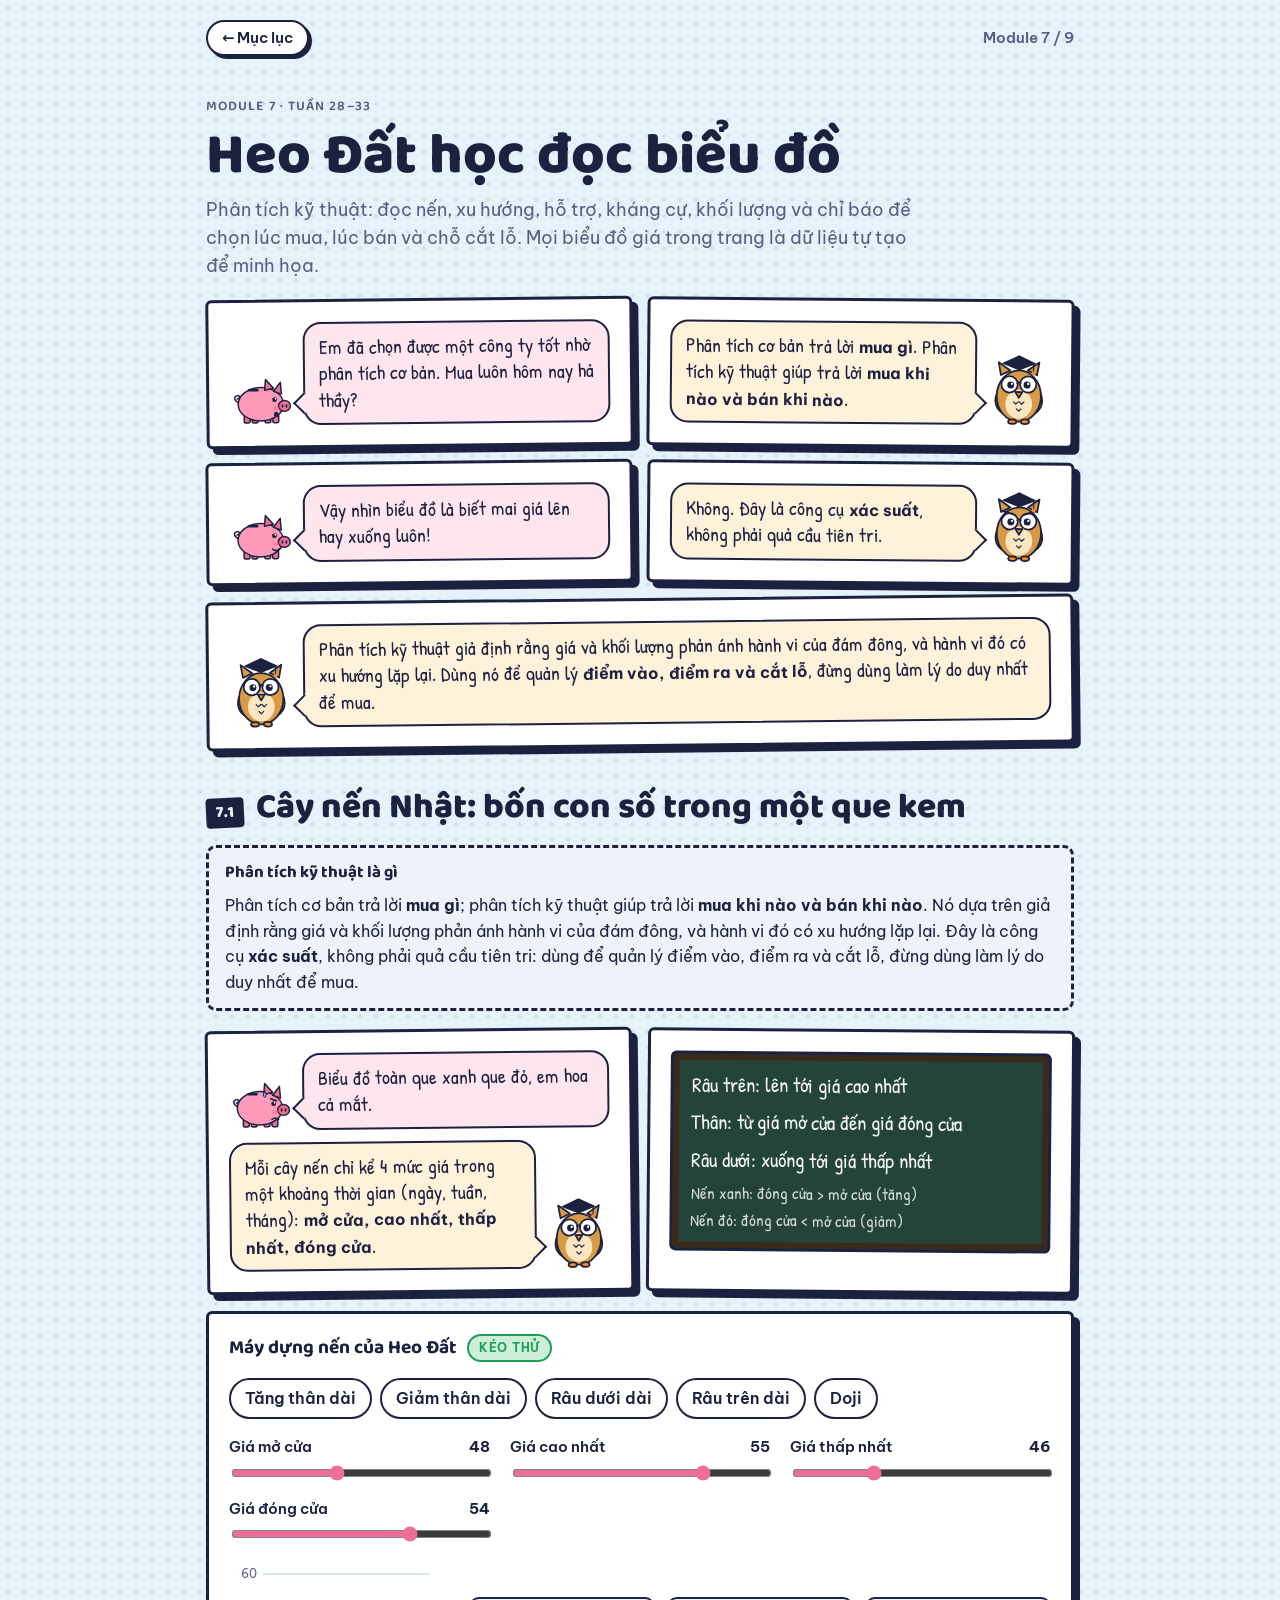
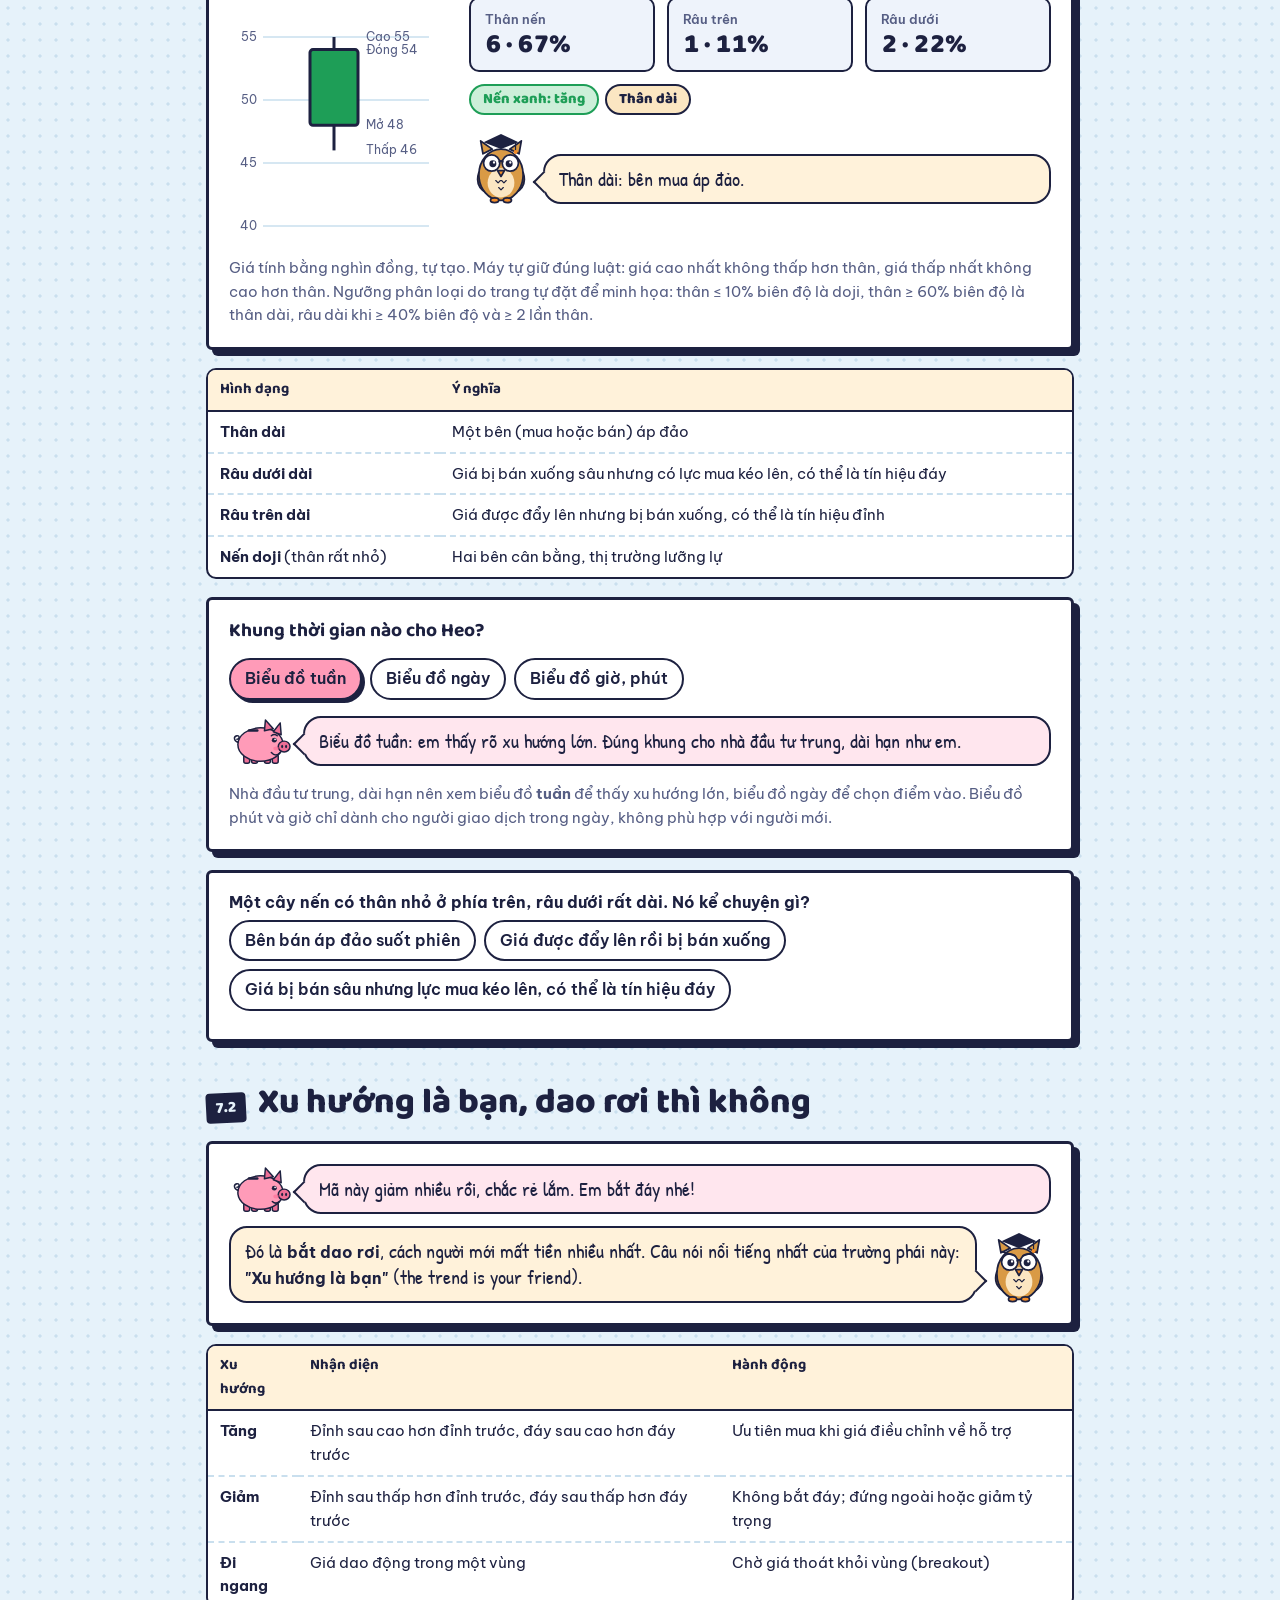
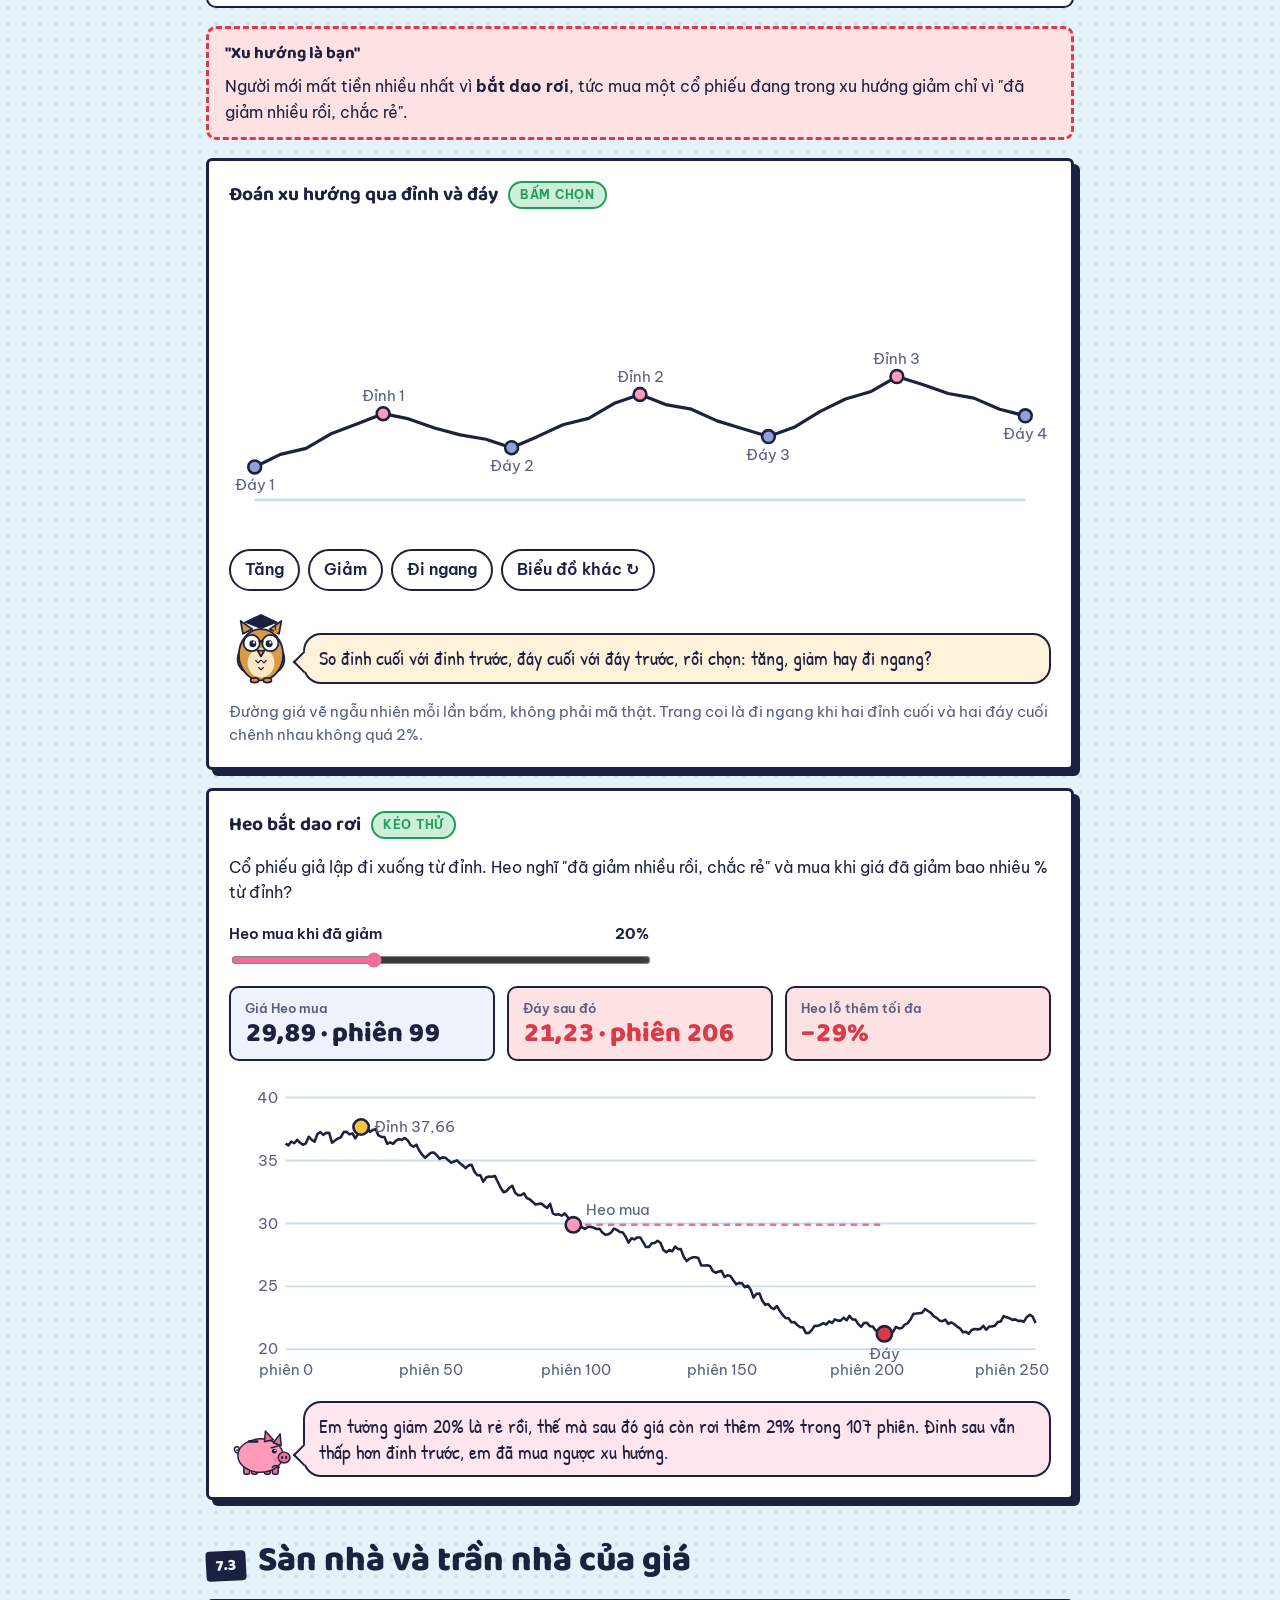
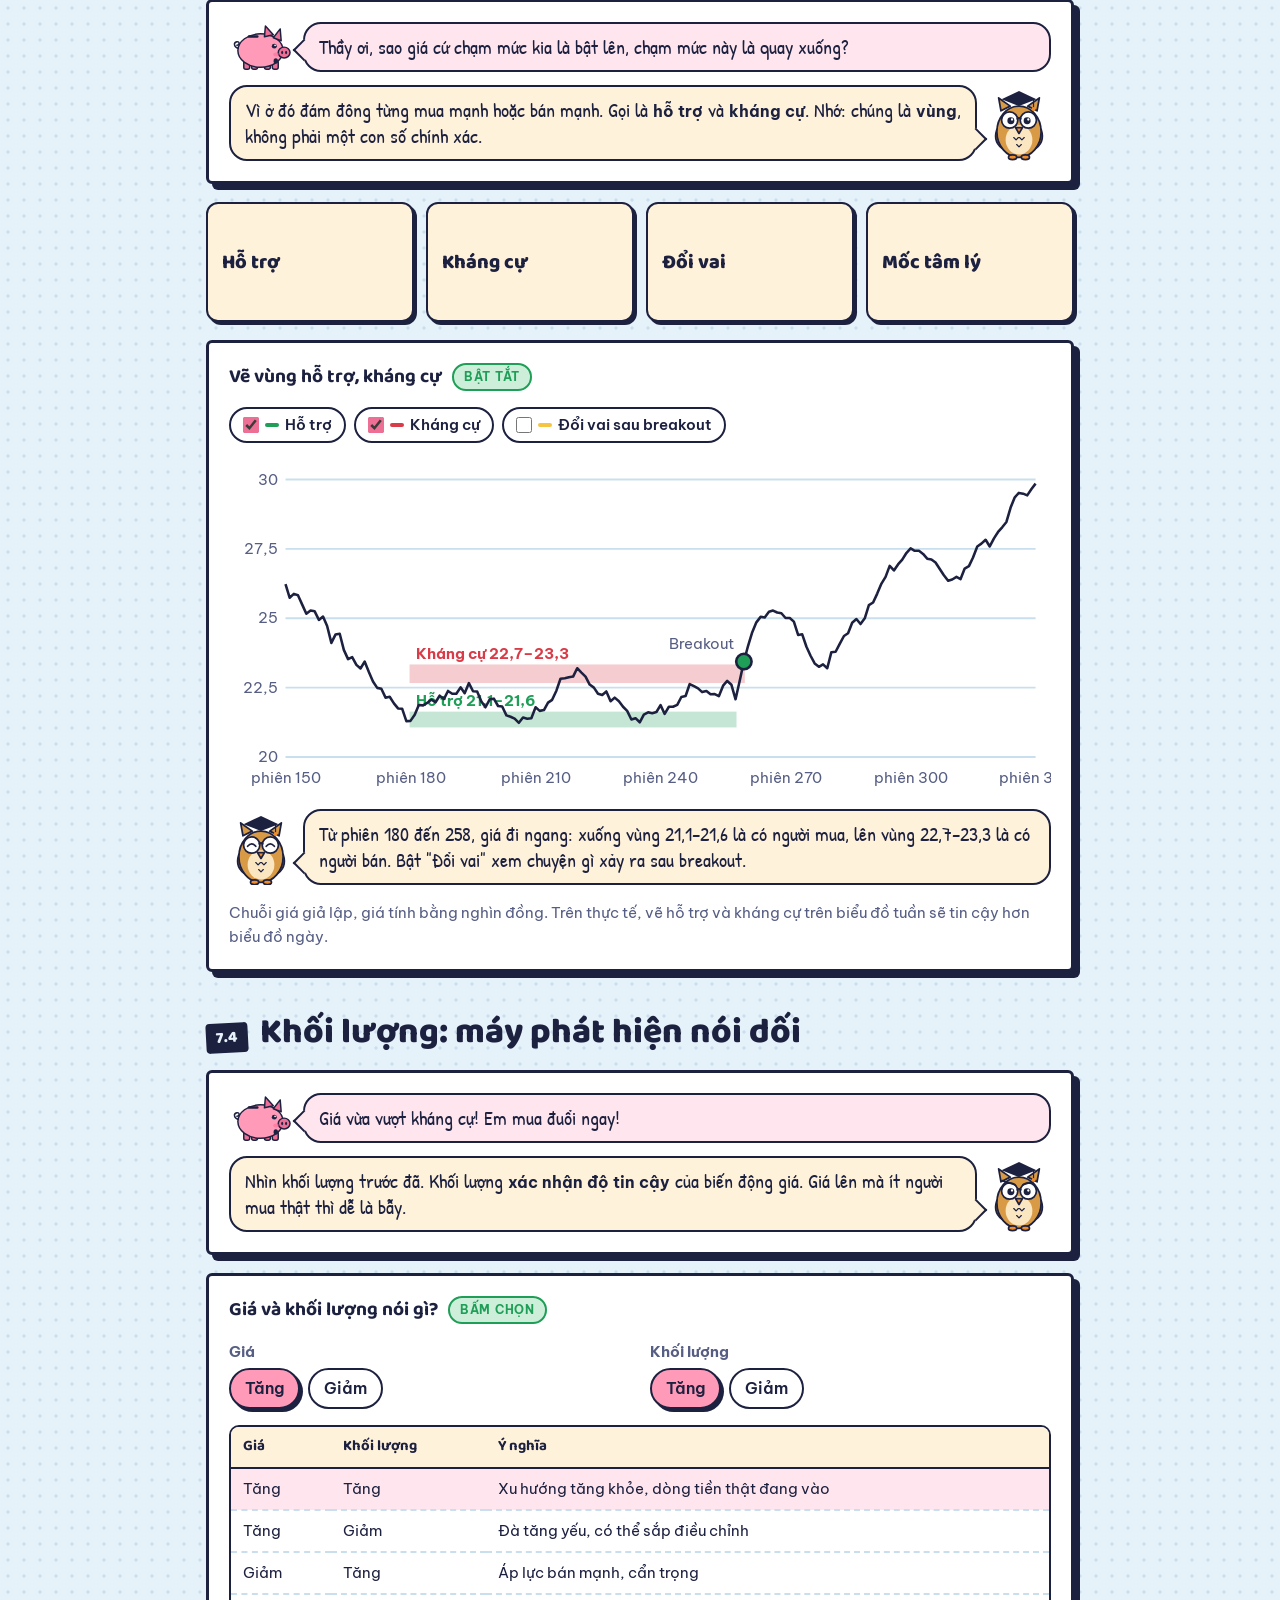
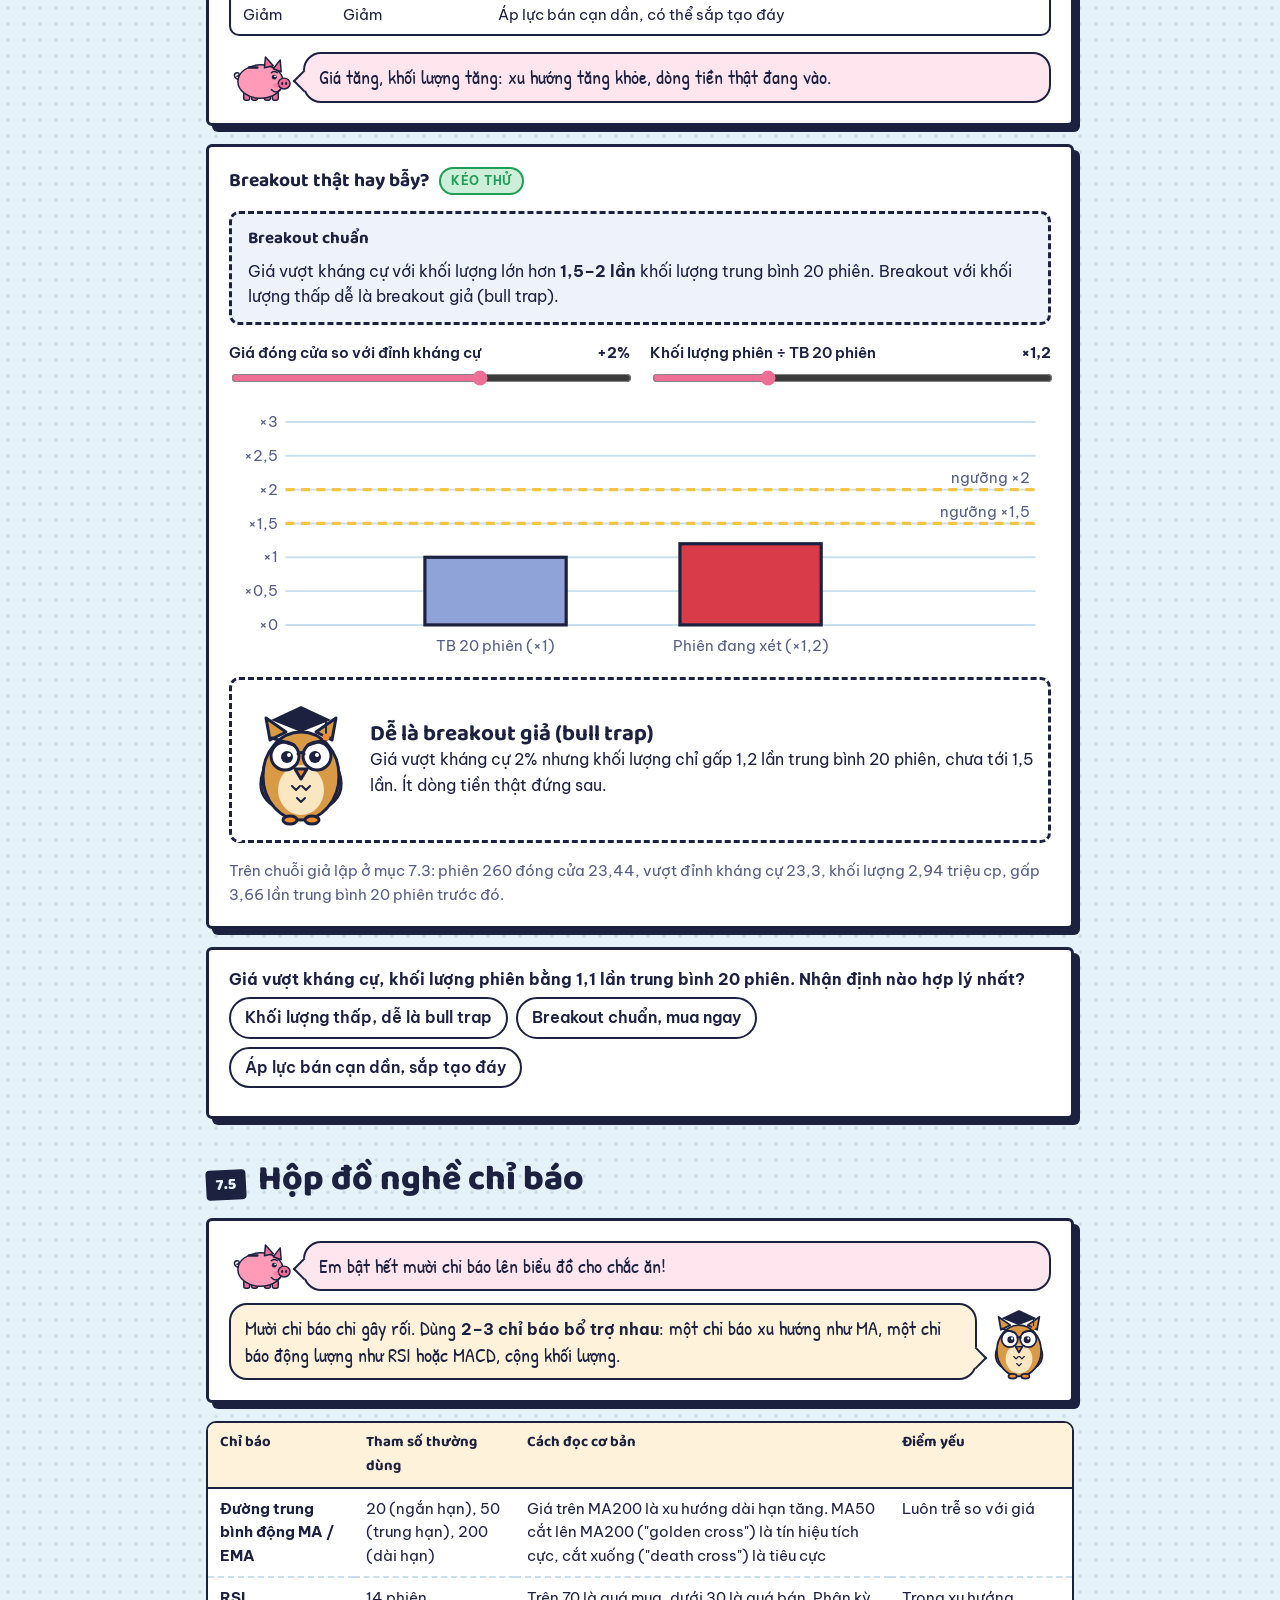
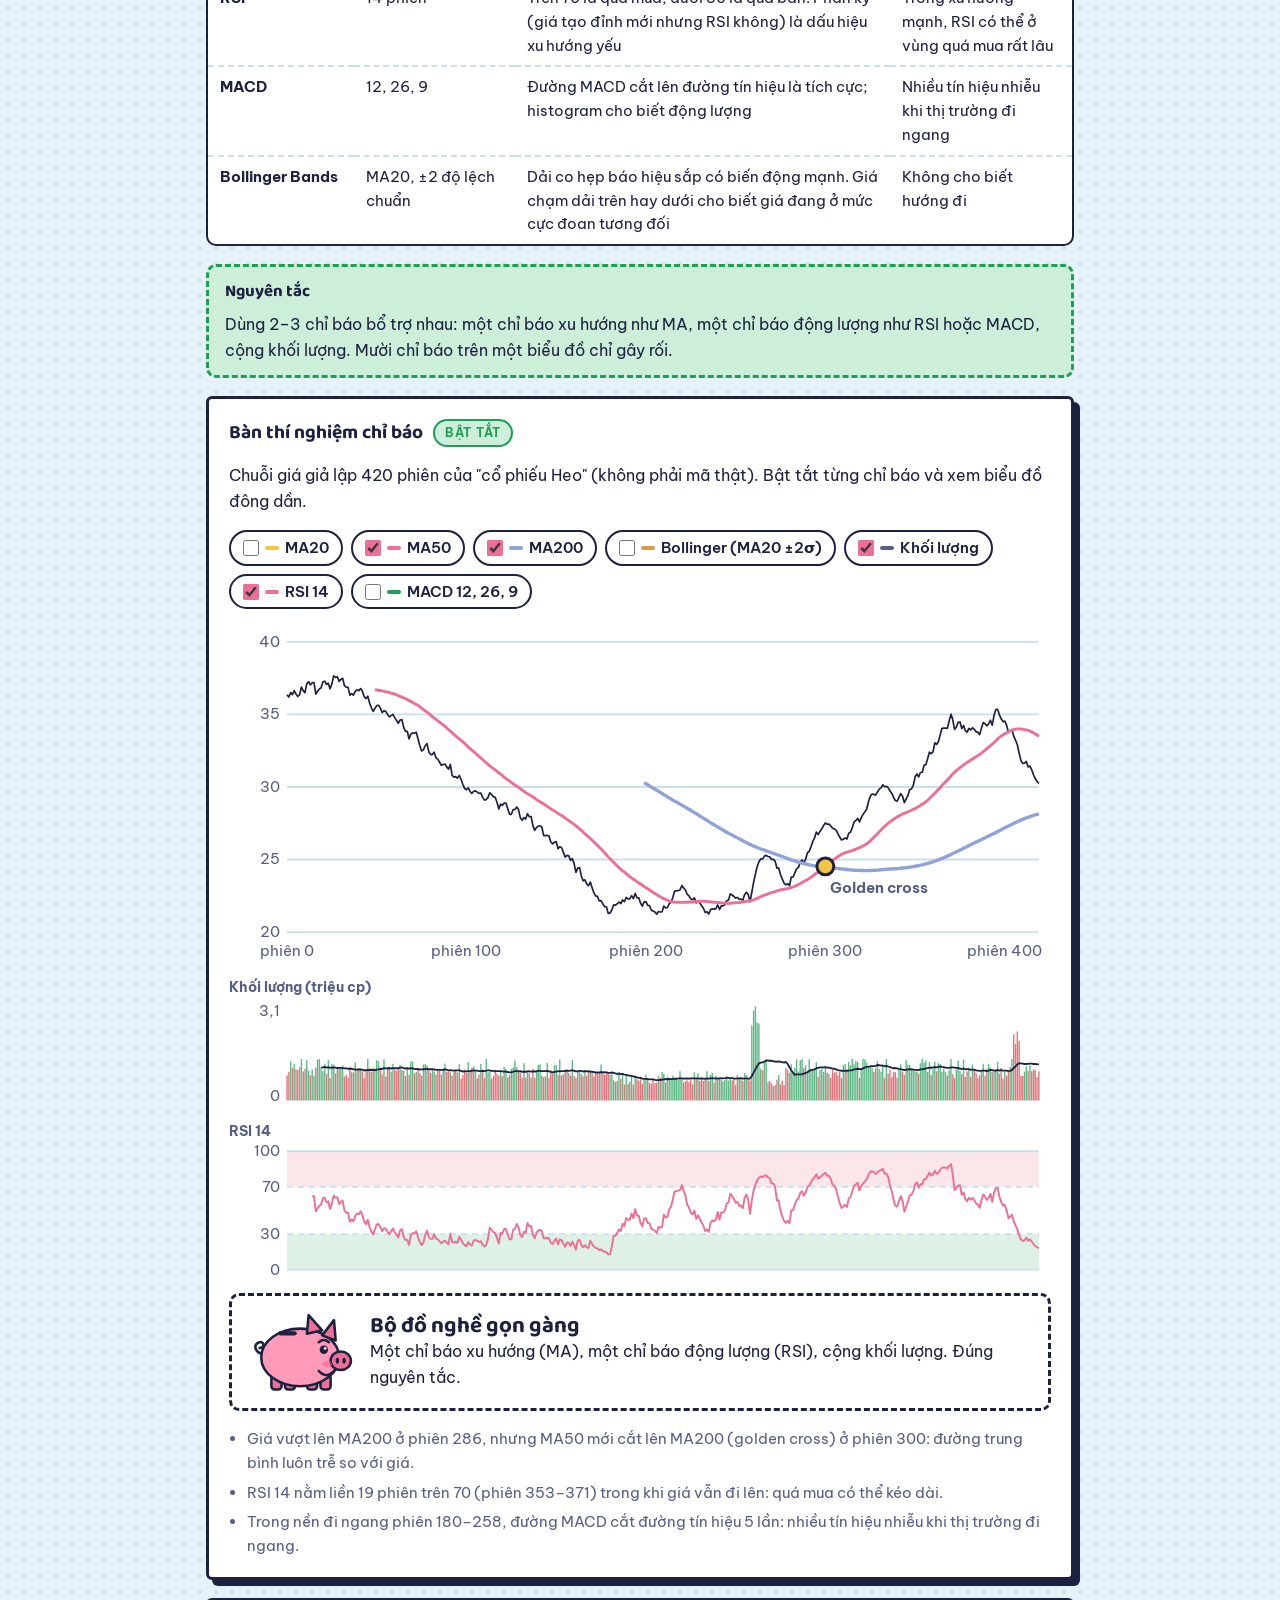
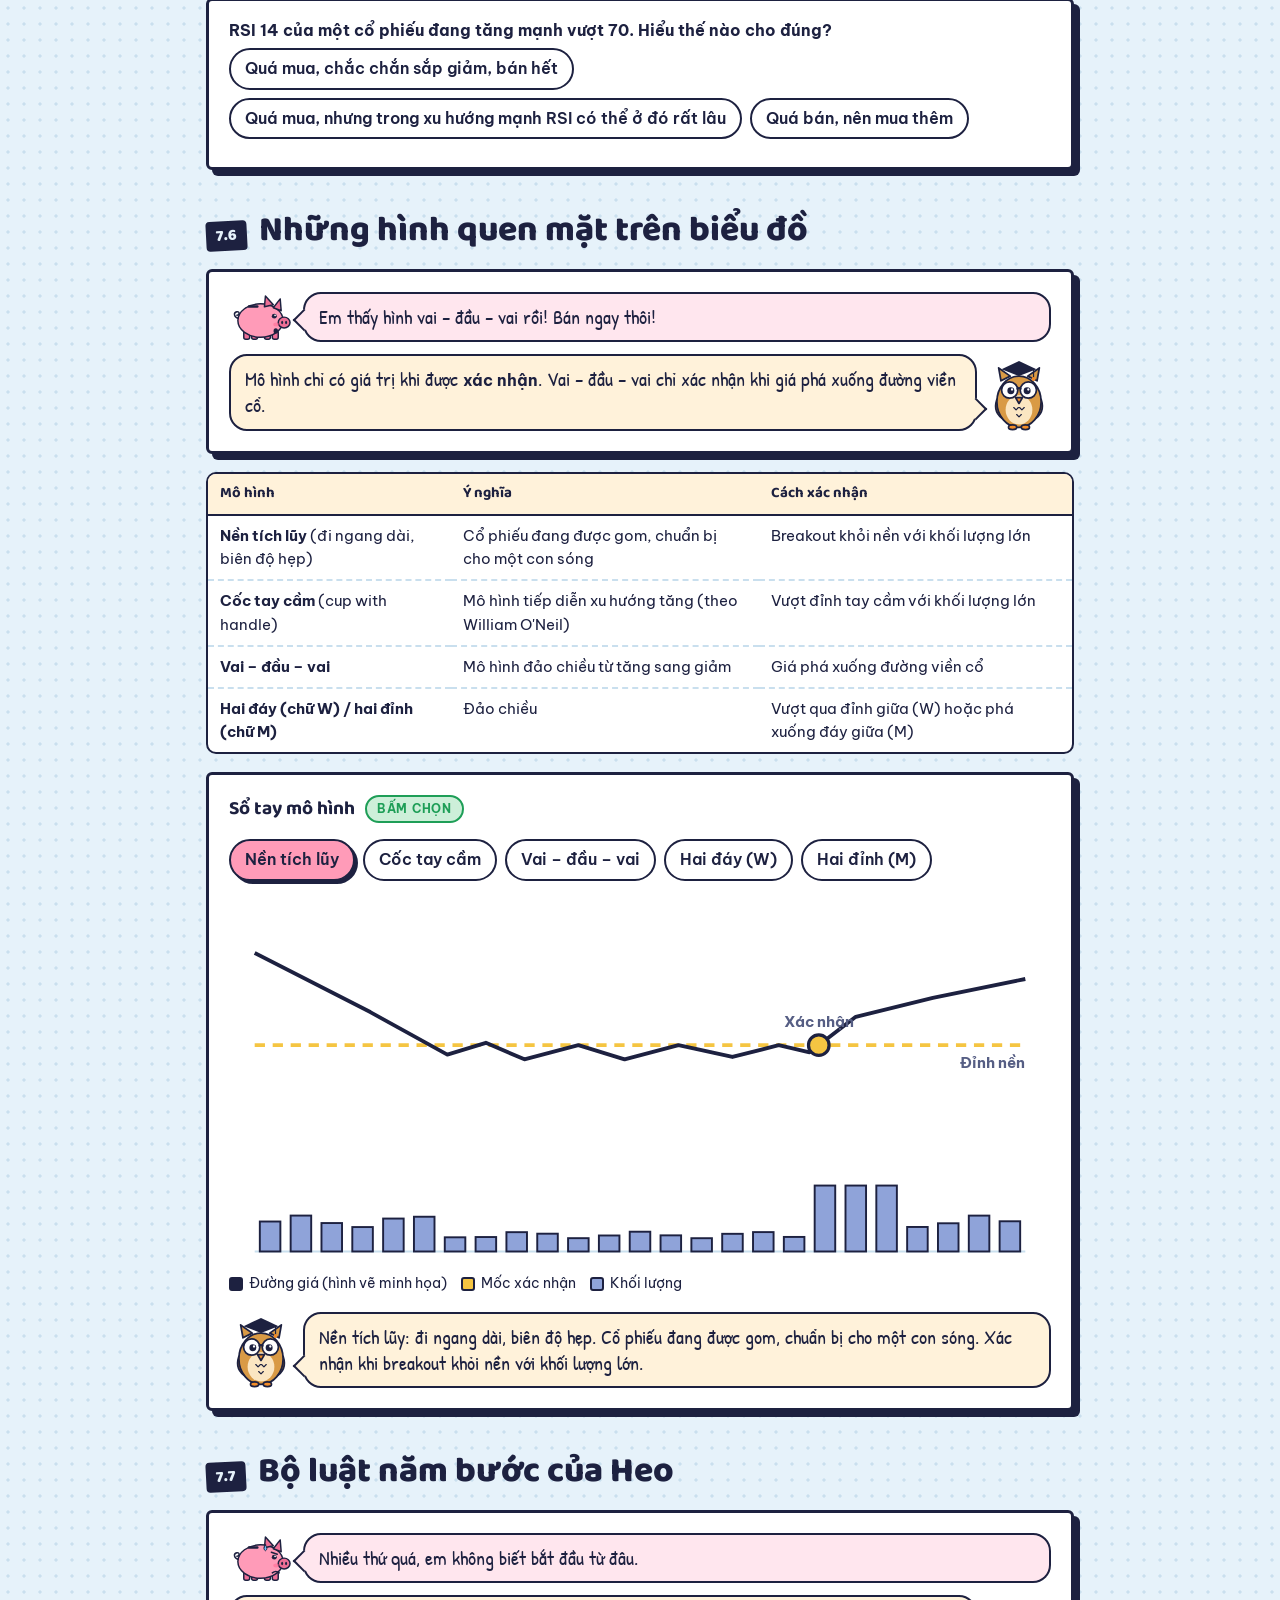
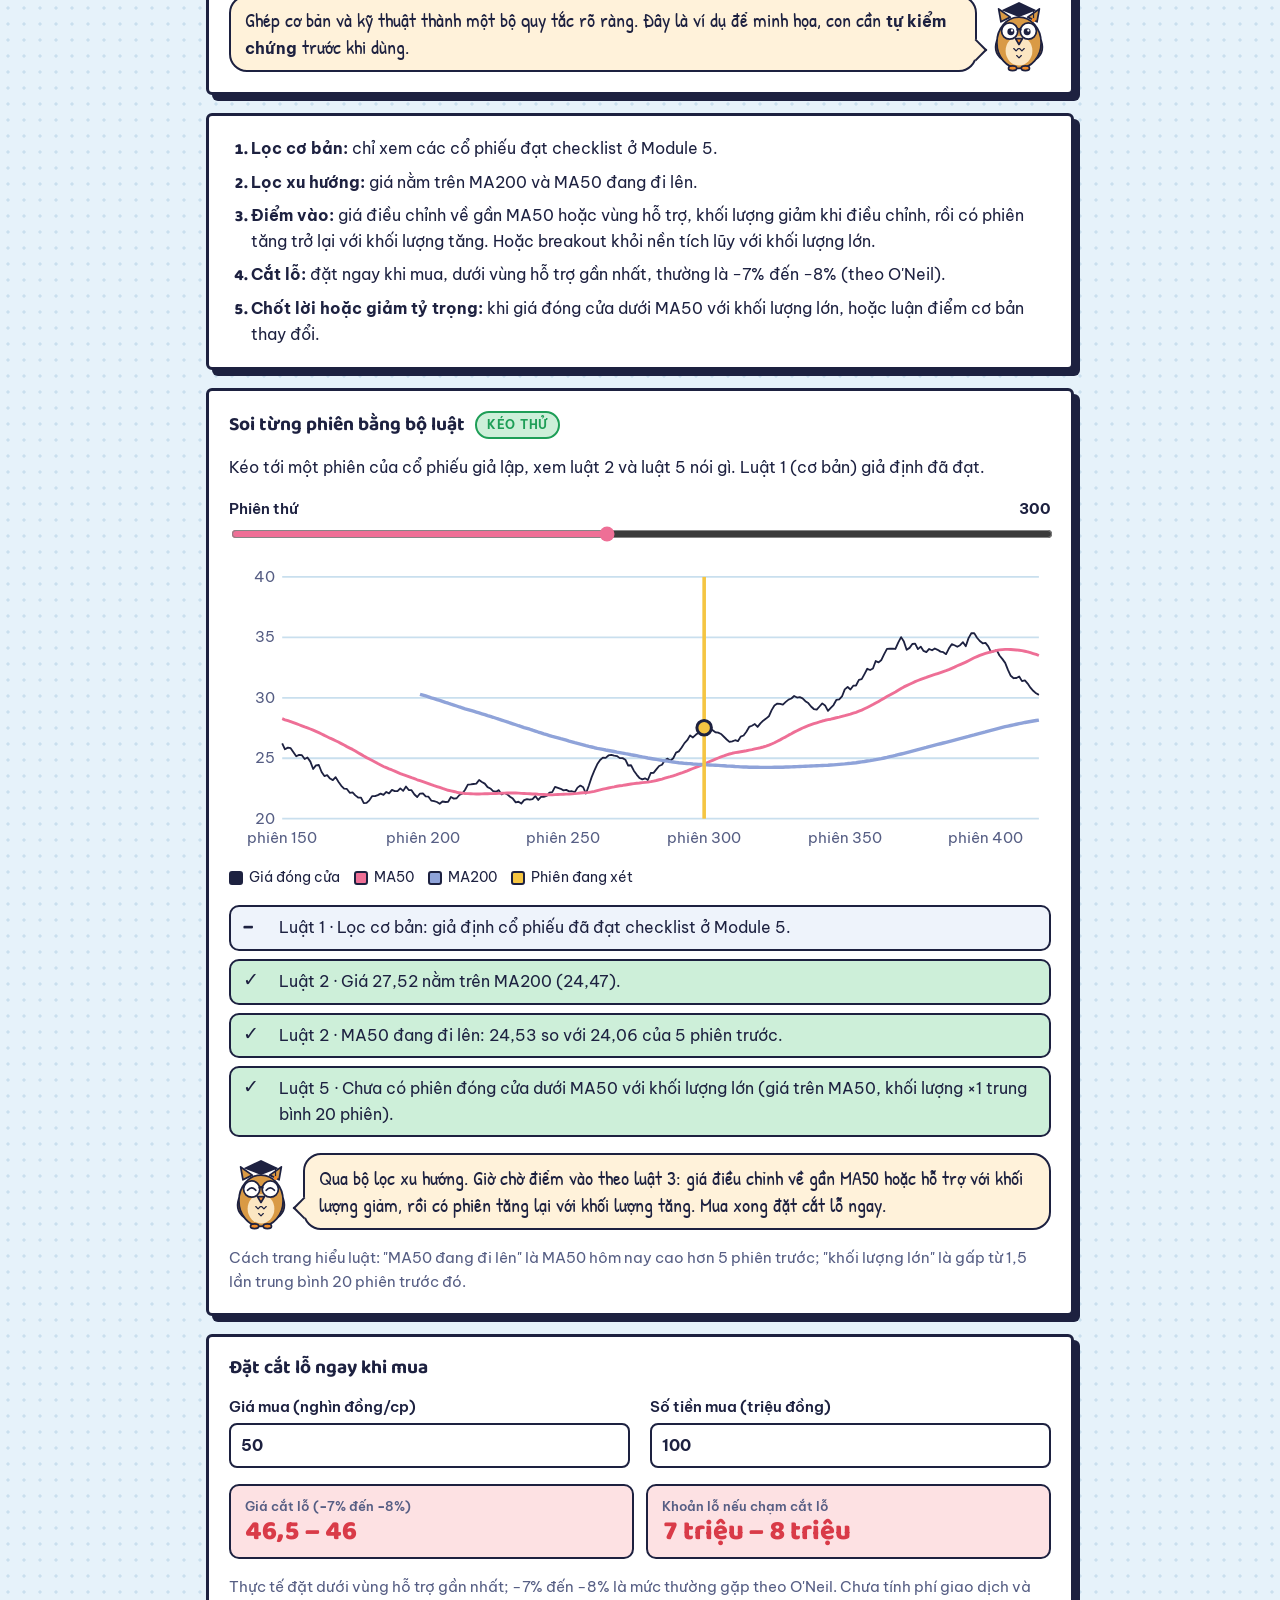
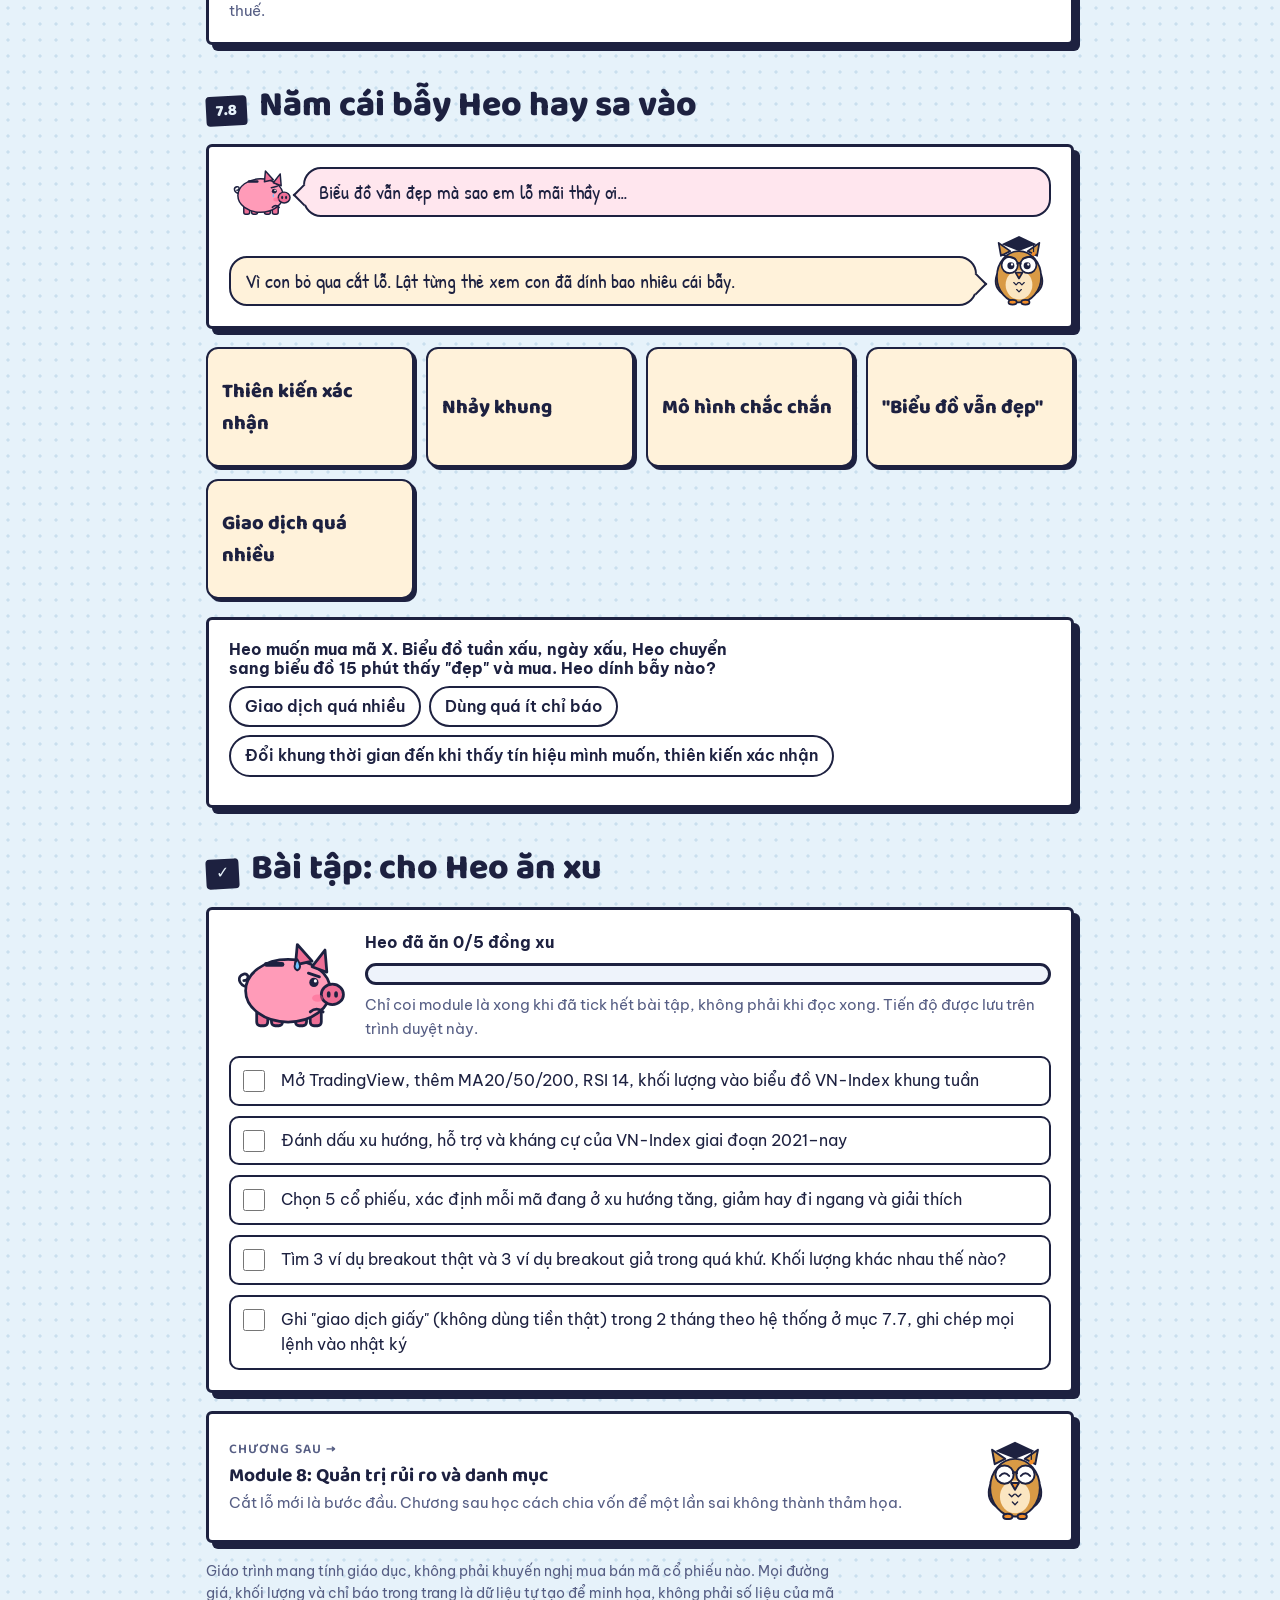
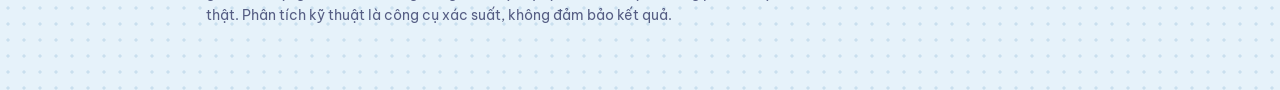
<file: 08-phan-tich-ky-thuat.html>
<!doctype html>
<html lang="vi">
<head>
<meta charset="utf-8">
<meta name="viewport" content="width=device-width, initial-scale=1, viewport-fit=cover">
<title>Heo Đất học đọc biểu đồ</title>
<link rel="preconnect" href="https://fonts.googleapis.com">
<link rel="preconnect" href="https://fonts.gstatic.com" crossorigin>
<link rel="stylesheet" href="https://fonts.googleapis.com/css2?family=Baloo+2:wght@600;800&family=Be+Vietnam+Pro:wght@400;600;700&family=Patrick+Hand&display=swap">
<link rel="stylesheet" href="assets/truyen.css">
<style>
/* Riêng Module 7: máy dựng nến, biểu đồ giá giả lập, công tắc chỉ báo, bảng khối lượng bấm được */
.candle-lab { display: grid; grid-template-columns: 220px minmax(0, 1fr); gap: 20px; align-items: center; }
@media (max-width: 600px) { .candle-lab { grid-template-columns: 1fr; justify-items: center; } .candle-lab > * { width: 100%; } .candle-svg { max-width: 240px; } }
.candle-svg svg { width: 100%; height: auto; display: block; }
.candle-svg text { fill: var(--muted); font-family: var(--f-body); font-size: 12px; }
.toggles { display: flex; flex-wrap: wrap; gap: 8px; }
.toggles label { display: inline-flex; align-items: center; gap: 6px; font-weight: 600; font-size: .92rem; cursor: pointer; border: 2.5px solid var(--border); border-radius: 999px; padding: 4px 12px; background: var(--panel); }
.toggles input { accent-color: var(--pig-deep); width: 16px; height: 16px; margin: 0; }
.toggles i { width: 14px; height: 4px; border-radius: 2px; display: inline-block; }
.sub-chart { margin-top: -6px; }
.sub-chart .lbl { font-weight: 700; font-size: .85rem; color: var(--muted); }
.vol-grid tr.on td { background: var(--bubble-pig); }
.vol-grid tr { cursor: pointer; }
.tag-row { display: flex; flex-wrap: wrap; gap: 6px; }
.tag-row .chip { font-size: .92rem; }
.chip.up { background: var(--money-soft); color: var(--money); border-color: var(--money); }
.chip.down { background: var(--warn-soft); color: var(--warn); border-color: var(--warn); }
.checks { list-style: none; margin: 0; padding: 0; display: grid; gap: 8px; }
.checks li { display: grid; grid-template-columns: 28px minmax(0, 1fr); gap: 8px; align-items: start; padding: 8px 12px; border: 2.5px solid var(--border); border-radius: 10px; background: var(--chip); }
.checks li.ok { background: var(--money-soft); }
.checks li.no { background: var(--warn-soft); }
.checks .mk { font-family: var(--f-display); font-weight: 800; font-size: 1.2rem; line-height: 1.2; }
.rules { margin: 0; padding-left: 1.4em; display: grid; gap: 8px; }
.rules li::marker { font-family: var(--f-display); font-weight: 800; }
</style>
</head>
<body>
<main class="book">

  <nav class="topnav"><a href="index.html">← Mục lục</a><span class="note">Module 7 / 9</span></nav>

  <!-- MỞ ĐẦU -->
  <header class="hero">
    <div class="hero-title">
      <span class="eyebrow">Module 7 · Tuần 28–33</span>
      <h1>Heo Đất học đọc biểu đồ</h1>
      <p class="sub">Phân tích kỹ thuật: đọc nến, xu hướng, hỗ trợ, kháng cự, khối lượng và chỉ báo để chọn lúc mua, lúc bán và chỗ cắt lỗ. Mọi biểu đồ giá trong trang là dữ liệu tự tạo để minh họa.</p>
    </div>
    <div class="strip">
      <div class="panel">
        <div class="say pig"><span class="char" data-char="pig:wow"></span><p class="bubble">Em đã chọn được một công ty tốt nhờ phân tích cơ bản. Mua luôn hôm nay hả thầy?</p></div>
      </div>
      <div class="panel">
        <div class="say owl right"><p class="bubble">Phân tích cơ bản trả lời <b>mua gì</b>. Phân tích kỹ thuật giúp trả lời <b>mua khi nào và bán khi nào</b>.</p><span class="char" data-char="owl:talk"></span></div>
      </div>
      <div class="panel">
        <div class="say pig"><span class="char" data-char="pig:happy"></span><p class="bubble">Vậy nhìn biểu đồ là biết mai giá lên hay xuống luôn!</p></div>
      </div>
      <div class="panel">
        <div class="say owl right"><p class="bubble">Không. Đây là công cụ <b>xác suất</b>, không phải quả cầu tiên tri.</p><span class="char" data-char="owl:stern"></span></div>
      </div>
      <div class="panel wide">
        <div class="say owl"><span class="char" data-char="owl:talk"></span><p class="bubble">Phân tích kỹ thuật giả định rằng giá và khối lượng phản ánh hành vi của đám đông, và hành vi đó có xu hướng lặp lại. Dùng nó để quản lý <b>điểm vào, điểm ra và cắt lỗ</b>, đừng dùng làm lý do duy nhất để mua.</p></div>
      </div>
    </div>
  </header>

  <!-- 7.1 -->
  <section class="chapter" id="nen">
    <div class="chapter-head"><span class="tag">7.1</span><h2>Cây nến Nhật: bốn con số trong một que kem</h2></div>
    <div class="callout"><strong>Phân tích kỹ thuật là gì</strong><span>Phân tích cơ bản trả lời <b>mua gì</b>; phân tích kỹ thuật giúp trả lời <b>mua khi nào và bán khi nào</b>. Nó dựa trên giả định rằng giá và khối lượng phản ánh hành vi của đám đông, và hành vi đó có xu hướng lặp lại. Đây là công cụ <b>xác suất</b>, không phải quả cầu tiên tri: dùng để quản lý điểm vào, điểm ra và cắt lỗ, đừng dùng làm lý do duy nhất để mua.</span></div>
    <div class="strip">
      <div class="panel">
        <div class="talk">
          <div class="say pig"><span class="char" data-char="pig:worried"></span><p class="bubble">Biểu đồ toàn que xanh que đỏ, em hoa cả mắt.</p></div>
          <div class="say owl right"><p class="bubble">Mỗi cây nến chỉ kể 4 mức giá trong một khoảng thời gian (ngày, tuần, tháng): <b>mở cửa, cao nhất, thấp nhất, đóng cửa</b>.</p><span class="char" data-char="owl:talk"></span></div>
        </div>
      </div>
      <div class="panel">
        <div class="chalk" aria-label="Cấu tạo cây nến">
          <span>Râu trên: lên tới giá cao nhất</span>
          <span>Thân: từ giá mở cửa đến giá đóng cửa</span>
          <span>Râu dưới: xuống tới giá thấp nhất</span>
          <small>Nến xanh: đóng cửa &gt; mở cửa (tăng)<br>Nến đỏ: đóng cửa &lt; mở cửa (giảm)</small>
        </div>
      </div>
    </div>

    <div class="panel toy">
      <div class="toy-title"><h3>Máy dựng nến của Heo Đất</h3><span class="pill">Kéo thử</span></div>
      <div class="tabs" role="group" aria-label="Nến mẫu" id="candlePresets">
        <button class="opt" type="button" data-p="0">Tăng thân dài</button>
        <button class="opt" type="button" data-p="1">Giảm thân dài</button>
        <button class="opt" type="button" data-p="2">Râu dưới dài</button>
        <button class="opt" type="button" data-p="3">Râu trên dài</button>
        <button class="opt" type="button" data-p="4">Doji</button>
      </div>
      <div class="controls">
        <div class="ctl"><label for="cO">Giá mở cửa <output id="cOOut"></output></label><input id="cO" type="range" min="40" max="60" step="0.1" value="48"></div>
        <div class="ctl"><label for="cH">Giá cao nhất <output id="cHOut"></output></label><input id="cH" type="range" min="40" max="60" step="0.1" value="55"></div>
        <div class="ctl"><label for="cL">Giá thấp nhất <output id="cLOut"></output></label><input id="cL" type="range" min="40" max="60" step="0.1" value="46"></div>
        <div class="ctl"><label for="cC">Giá đóng cửa <output id="cCOut"></output></label><input id="cC" type="range" min="40" max="60" step="0.1" value="54"></div>
      </div>
      <div class="candle-lab">
        <div class="candle-svg"><svg id="candleSvg" viewBox="0 0 220 280" role="img" aria-label="Cây nến dựng từ bốn mức giá"></svg></div>
        <div class="stack">
          <div class="result">
            <div class="stat"><div class="k">Thân nến</div><div class="v" id="cBody"></div></div>
            <div class="stat"><div class="k">Râu trên</div><div class="v" id="cUp"></div></div>
            <div class="stat"><div class="k">Râu dưới</div><div class="v" id="cLow"></div></div>
          </div>
          <div class="tag-row" id="cTags"></div>
          <div class="say owl"><span class="char" data-char="owl:talk"></span><p class="bubble" id="cSay"></p></div>
        </div>
      </div>
      <p class="note">Giá tính bằng nghìn đồng, tự tạo. Máy tự giữ đúng luật: giá cao nhất không thấp hơn thân, giá thấp nhất không cao hơn thân. Ngưỡng phân loại do trang tự đặt để minh họa: thân ≤ 10% biên độ là doji, thân ≥ 60% biên độ là thân dài, râu dài khi ≥ 40% biên độ và ≥ 2 lần thân.</p>
    </div>

    <div class="tbl-wrap">
      <table class="tbl">
        <thead><tr><th>Hình dạng</th><th>Ý nghĩa</th></tr></thead>
        <tbody>
          <tr><td><b>Thân dài</b></td><td>Một bên (mua hoặc bán) áp đảo</td></tr>
          <tr><td><b>Râu dưới dài</b></td><td>Giá bị bán xuống sâu nhưng có lực mua kéo lên, có thể là tín hiệu đáy</td></tr>
          <tr><td><b>Râu trên dài</b></td><td>Giá được đẩy lên nhưng bị bán xuống, có thể là tín hiệu đỉnh</td></tr>
          <tr><td><b>Nến doji</b> (thân rất nhỏ)</td><td>Hai bên cân bằng, thị trường lưỡng lự</td></tr>
        </tbody>
      </table>
    </div>

    <div class="panel toy">
      <div class="toy-title"><h3>Khung thời gian nào cho Heo?</h3></div>
      <div class="tabs" role="group" aria-label="Chọn khung thời gian" id="tfTabs">
        <button class="opt" type="button" data-t="0" aria-pressed="true">Biểu đồ tuần</button>
        <button class="opt" type="button" data-t="1">Biểu đồ ngày</button>
        <button class="opt" type="button" data-t="2">Biểu đồ giờ, phút</button>
      </div>
      <div class="say pig"><span class="char" id="tfPig"></span><p class="bubble" id="tfSay"></p></div>
      <p class="note">Nhà đầu tư trung, dài hạn nên xem biểu đồ <b>tuần</b> để thấy xu hướng lớn, biểu đồ ngày để chọn điểm vào. Biểu đồ phút và giờ chỉ dành cho người giao dịch trong ngày, không phù hợp với người mới.</p>
    </div>

    <div class="panel quiz">
      <div class="mcq q" data-answer="2" data-right="Đúng. Râu dưới dài: giá bị bán xuống sâu nhưng có lực mua kéo lên, có thể là tín hiệu đáy. Nhớ chữ &quot;có thể&quot;: đây là xác suất." data-wrong="Chưa đúng. Nhìn lại: giá đã xuống rất sâu trong phiên rồi được kéo lên gần giá mở cửa.">
        <h3>Một cây nến có thân nhỏ ở phía trên, râu dưới rất dài. Nó kể chuyện gì?</h3>
        <div class="opts">
          <button class="opt" type="button">Bên bán áp đảo suốt phiên</button>
          <button class="opt" type="button">Giá được đẩy lên rồi bị bán xuống</button>
          <button class="opt" type="button">Giá bị bán sâu nhưng lực mua kéo lên, có thể là tín hiệu đáy</button>
        </div>
      </div>
    </div>
  </section>

  <!-- 7.2 -->
  <section class="chapter" id="xu-huong">
    <div class="chapter-head"><span class="tag">7.2</span><h2>Xu hướng là bạn, dao rơi thì không</h2></div>
    <div class="panel talk">
      <div class="say pig"><span class="char" data-char="pig:happy"></span><p class="bubble">Mã này giảm nhiều rồi, chắc rẻ lắm. Em bắt đáy nhé!</p></div>
      <div class="say owl right"><p class="bubble">Đó là <b>bắt dao rơi</b>, cách người mới mất tiền nhiều nhất. Câu nói nổi tiếng nhất của trường phái này: <b>"Xu hướng là bạn"</b> (the trend is your friend).</p><span class="char" data-char="owl:stern"></span></div>
    </div>

    <div class="tbl-wrap">
      <table class="tbl">
        <thead><tr><th>Xu hướng</th><th>Nhận diện</th><th>Hành động</th></tr></thead>
        <tbody>
          <tr><td><b>Tăng</b></td><td>Đỉnh sau cao hơn đỉnh trước, đáy sau cao hơn đáy trước</td><td>Ưu tiên mua khi giá điều chỉnh về hỗ trợ</td></tr>
          <tr><td><b>Giảm</b></td><td>Đỉnh sau thấp hơn đỉnh trước, đáy sau thấp hơn đáy trước</td><td>Không bắt đáy; đứng ngoài hoặc giảm tỷ trọng</td></tr>
          <tr><td><b>Đi ngang</b></td><td>Giá dao động trong một vùng</td><td>Chờ giá thoát khỏi vùng (breakout)</td></tr>
        </tbody>
      </table>
    </div>

    <div class="callout warn"><strong>"Xu hướng là bạn"</strong><span>Người mới mất tiền nhiều nhất vì <b>bắt dao rơi</b>, tức mua một cổ phiếu đang trong xu hướng giảm chỉ vì "đã giảm nhiều rồi, chắc rẻ".</span></div>
    <div class="panel toy">
      <div class="toy-title"><h3>Đoán xu hướng qua đỉnh và đáy</h3><span class="pill">Bấm chọn</span></div>
      <div class="chart-box"><svg id="swingSvg" viewBox="0 0 640 240" role="img" aria-label="Đường giá tự tạo với các đỉnh và đáy được đánh số"></svg></div>
      <div class="tabs" role="group" aria-label="Chọn xu hướng" id="swingOpts">
        <button class="opt" type="button" data-g="up">Tăng</button>
        <button class="opt" type="button" data-g="down">Giảm</button>
        <button class="opt" type="button" data-g="side">Đi ngang</button>
        <button class="opt" type="button" id="swingNew">Biểu đồ khác ↻</button>
      </div>
      <div class="say owl"><span class="char" id="swingOwl"></span><p class="bubble" id="swingSay"></p></div>
      <p class="note">Đường giá vẽ ngẫu nhiên mỗi lần bấm, không phải mã thật. Trang coi là đi ngang khi hai đỉnh cuối và hai đáy cuối chênh nhau không quá 2%.</p>
    </div>

    <div class="panel toy">
      <div class="toy-title"><h3>Heo bắt dao rơi</h3><span class="pill">Kéo thử</span></div>
      <p>Cổ phiếu giả lập đi xuống từ đỉnh. Heo nghĩ "đã giảm nhiều rồi, chắc rẻ" và mua khi giá đã giảm bao nhiêu % từ đỉnh?</p>
      <div class="ctl" style="max-width:420px"><label for="knife">Heo mua khi đã giảm <output id="knifeOut"></output></label><input id="knife" type="range" min="10" max="40" step="1" value="20"></div>
      <div class="result">
        <div class="stat"><div class="k">Giá Heo mua</div><div class="v" id="knBuy"></div></div>
        <div class="stat warn"><div class="k">Đáy sau đó</div><div class="v" id="knLow"></div></div>
        <div class="stat warn"><div class="k">Heo lỗ thêm tối đa</div><div class="v" id="knLoss"></div></div>
      </div>
      <div class="chart-box"><svg id="knifeSvg" viewBox="0 0 640 240" role="img" aria-label="Đường giá giả lập giai đoạn giảm, đánh dấu điểm Heo mua và đáy sau đó"></svg></div>
      <div class="say pig"><span class="char" id="knPig"></span><p class="bubble" id="knSay"></p></div>
    </div>
  </section>

  <!-- 7.3 -->
  <section class="chapter" id="ho-tro">
    <div class="chapter-head"><span class="tag">7.3</span><h2>Sàn nhà và trần nhà của giá</h2></div>
    <div class="panel talk">
      <div class="say pig"><span class="char" data-char="pig:wow"></span><p class="bubble">Thầy ơi, sao giá cứ chạm mức kia là bật lên, chạm mức này là quay xuống?</p></div>
      <div class="say owl right"><p class="bubble">Vì ở đó đám đông từng mua mạnh hoặc bán mạnh. Gọi là <b>hỗ trợ</b> và <b>kháng cự</b>. Nhớ: chúng là <b>vùng</b>, không phải một con số chính xác.</p><span class="char" data-char="owl:talk"></span></div>
    </div>
    <div class="cards">
      <button class="flip" type="button"><span class="front">Hỗ trợ</span><span class="back">Vùng giá mà lực mua từng xuất hiện mạnh, giá khó giảm xuống dưới.</span></button>
      <button class="flip" type="button"><span class="front">Kháng cự</span><span class="back">Vùng giá mà lực bán từng xuất hiện mạnh, giá khó vượt lên trên.</span></button>
      <button class="flip" type="button"><span class="front">Đổi vai</span><span class="back">Kháng cự bị phá vỡ thường trở thành hỗ trợ mới, và ngược lại.</span></button>
      <button class="flip" type="button"><span class="front">Mốc tâm lý</span><span class="back">Số tròn (VN-Index 1.000, 1.200, 1.300 điểm), đỉnh và đáy cũ, vùng giá có khối lượng giao dịch lớn.</span></button>
    </div>
    <div class="panel toy">
      <div class="toy-title"><h3>Vẽ vùng hỗ trợ, kháng cự</h3><span class="pill">Bật tắt</span></div>
      <div class="toggles" id="srToggles">
        <label><input type="checkbox" id="srSup" checked><i style="background:var(--money)"></i>Hỗ trợ</label>
        <label><input type="checkbox" id="srRes" checked><i style="background:var(--warn)"></i>Kháng cự</label>
        <label><input type="checkbox" id="srFlip"><i style="background:var(--gold)"></i>Đổi vai sau breakout</label>
      </div>
      <div class="chart-box"><svg id="srSvg" viewBox="0 0 640 260" role="img" aria-label="Giá giả lập với vùng hỗ trợ và kháng cự"></svg></div>
      <div class="say owl"><span class="char" data-char="owl:smile"></span><p class="bubble" id="srSay"></p></div>
      <p class="note">Chuỗi giá giả lập, giá tính bằng nghìn đồng. Trên thực tế, vẽ hỗ trợ và kháng cự trên biểu đồ tuần sẽ tin cậy hơn biểu đồ ngày.</p>
    </div>
  </section>

  <!-- 7.4 -->
  <section class="chapter" id="khoi-luong">
    <div class="chapter-head"><span class="tag">7.4</span><h2>Khối lượng: máy phát hiện nói dối</h2></div>
    <div class="panel talk">
      <div class="say pig"><span class="char" data-char="pig:wow"></span><p class="bubble">Giá vừa vượt kháng cự! Em mua đuổi ngay!</p></div>
      <div class="say owl right"><p class="bubble">Nhìn khối lượng trước đã. Khối lượng <b>xác nhận độ tin cậy</b> của biến động giá. Giá lên mà ít người mua thật thì dễ là bẫy.</p><span class="char" data-char="owl:stern"></span></div>
    </div>
    <div class="panel toy">
      <div class="toy-title"><h3>Giá và khối lượng nói gì?</h3><span class="pill">Bấm chọn</span></div>
      <div class="controls">
        <div class="ctl"><span class="note"><b>Giá</b></span><div class="tabs" role="group" aria-label="Giá" id="pvPrice"><button class="opt" type="button" data-v="up" aria-pressed="true">Tăng</button><button class="opt" type="button" data-v="down">Giảm</button></div></div>
        <div class="ctl"><span class="note"><b>Khối lượng</b></span><div class="tabs" role="group" aria-label="Khối lượng" id="pvVol"><button class="opt" type="button" data-v="up" aria-pressed="true">Tăng</button><button class="opt" type="button" data-v="down">Giảm</button></div></div>
      </div>
      <div class="tbl-wrap">
        <table class="tbl vol-grid">
          <thead><tr><th>Giá</th><th>Khối lượng</th><th>Ý nghĩa</th></tr></thead>
          <tbody id="pvRows">
            <tr data-k="up-up"><td>Tăng</td><td>Tăng</td><td>Xu hướng tăng khỏe, dòng tiền thật đang vào</td></tr>
            <tr data-k="up-down"><td>Tăng</td><td>Giảm</td><td>Đà tăng yếu, có thể sắp điều chỉnh</td></tr>
            <tr data-k="down-up"><td>Giảm</td><td>Tăng</td><td>Áp lực bán mạnh, cẩn trọng</td></tr>
            <tr data-k="down-down"><td>Giảm</td><td>Giảm</td><td>Áp lực bán cạn dần, có thể sắp tạo đáy</td></tr>
          </tbody>
        </table>
      </div>
      <div class="say pig"><span class="char" id="pvPig"></span><p class="bubble" id="pvSay"></p></div>
    </div>

    <div class="panel toy">
      <div class="toy-title"><h3>Breakout thật hay bẫy?</h3><span class="pill">Kéo thử</span></div>
      <div class="callout"><strong>Breakout chuẩn</strong><span>Giá vượt kháng cự với khối lượng lớn hơn <b>1,5–2 lần</b> khối lượng trung bình 20 phiên. Breakout với khối lượng thấp dễ là breakout giả (bull trap).</span></div>
      <div class="controls">
        <div class="ctl"><label for="boPx">Giá đóng cửa so với đỉnh kháng cự <output id="boPxOut"></output></label><input id="boPx" type="range" min="-3" max="5" step="0.5" value="2"></div>
        <div class="ctl"><label for="boVol">Khối lượng phiên ÷ TB 20 phiên <output id="boVolOut"></output></label><input id="boVol" type="range" min="0.5" max="3" step="0.1" value="1.2"></div>
      </div>
      <div class="chart-box"><svg id="boSvg" viewBox="0 0 640 200" role="img" aria-label="So sánh khối lượng phiên với trung bình 20 phiên"></svg></div>
      <div class="verdict" id="boVerdict"></div>
      <p class="note" id="boReal"></p>
    </div>

    <div class="panel quiz">
      <div class="mcq q" data-answer="0" data-right="Đúng. Giá lên nhưng khối lượng thấp hơn mức 1,5 lần trung bình 20 phiên: dễ là breakout giả (bull trap)." data-wrong="Chưa đúng. Breakout chuẩn cần khối lượng lớn hơn 1,5–2 lần trung bình 20 phiên. Ở đây chỉ gấp 1,1 lần.">
        <h3>Giá vượt kháng cự, khối lượng phiên bằng 1,1 lần trung bình 20 phiên. Nhận định nào hợp lý nhất?</h3>
        <div class="opts">
          <button class="opt" type="button">Khối lượng thấp, dễ là bull trap</button>
          <button class="opt" type="button">Breakout chuẩn, mua ngay</button>
          <button class="opt" type="button">Áp lực bán cạn dần, sắp tạo đáy</button>
        </div>
      </div>
    </div>
  </section>

  <!-- 7.5 -->
  <section class="chapter" id="chi-bao">
    <div class="chapter-head"><span class="tag">7.5</span><h2>Hộp đồ nghề chỉ báo</h2></div>
    <div class="panel talk">
      <div class="say pig"><span class="char" data-char="pig:proud"></span><p class="bubble">Em bật hết mười chỉ báo lên biểu đồ cho chắc ăn!</p></div>
      <div class="say owl right"><p class="bubble">Mười chỉ báo chỉ gây rối. Dùng <b>2–3 chỉ báo bổ trợ nhau</b>: một chỉ báo xu hướng như MA, một chỉ báo động lượng như RSI hoặc MACD, cộng khối lượng.</p><span class="char" data-char="owl:stern"></span></div>
    </div>

    <div class="tbl-wrap">
      <table class="tbl">
        <thead><tr><th>Chỉ báo</th><th>Tham số thường dùng</th><th>Cách đọc cơ bản</th><th>Điểm yếu</th></tr></thead>
        <tbody>
          <tr><td><b>Đường trung bình động MA / EMA</b></td><td>20 (ngắn hạn), 50 (trung hạn), 200 (dài hạn)</td><td>Giá trên MA200 là xu hướng dài hạn tăng. MA50 cắt lên MA200 ("golden cross") là tín hiệu tích cực, cắt xuống ("death cross") là tiêu cực</td><td>Luôn trễ so với giá</td></tr>
          <tr><td><b>RSI</b></td><td>14 phiên</td><td>Trên 70 là quá mua, dưới 30 là quá bán. Phân kỳ (giá tạo đỉnh mới nhưng RSI không) là dấu hiệu xu hướng yếu</td><td>Trong xu hướng mạnh, RSI có thể ở vùng quá mua rất lâu</td></tr>
          <tr><td><b>MACD</b></td><td>12, 26, 9</td><td>Đường MACD cắt lên đường tín hiệu là tích cực; histogram cho biết động lượng</td><td>Nhiều tín hiệu nhiễu khi thị trường đi ngang</td></tr>
          <tr><td><b>Bollinger Bands</b></td><td>MA20, ±2 độ lệch chuẩn</td><td>Dải co hẹp báo hiệu sắp có biến động mạnh. Giá chạm dải trên hay dưới cho biết giá đang ở mức cực đoan tương đối</td><td>Không cho biết hướng đi</td></tr>
        </tbody>
      </table>
    </div>

    <div class="callout good"><strong>Nguyên tắc</strong><span>Dùng 2–3 chỉ báo bổ trợ nhau: một chỉ báo xu hướng như MA, một chỉ báo động lượng như RSI hoặc MACD, cộng khối lượng. Mười chỉ báo trên một biểu đồ chỉ gây rối.</span></div>
    <div class="panel toy">
      <div class="toy-title"><h3>Bàn thí nghiệm chỉ báo</h3><span class="pill">Bật tắt</span></div>
      <p>Chuỗi giá giả lập 420 phiên của "cổ phiếu Heo" (không phải mã thật). Bật tắt từng chỉ báo và xem biểu đồ đông dần.</p>
      <div class="toggles" id="indToggles">
        <label><input type="checkbox" id="iMa20"><i style="background:var(--gold)"></i>MA20</label>
        <label><input type="checkbox" id="iMa50" checked><i style="background:var(--pig-deep)"></i>MA50</label>
        <label><input type="checkbox" id="iMa200" checked><i style="background:var(--save)"></i>MA200</label>
        <label><input type="checkbox" id="iBoll"><i style="background:var(--owl)"></i>Bollinger (MA20 ±2σ)</label>
        <label><input type="checkbox" id="iVol" checked><i style="background:var(--muted)"></i>Khối lượng</label>
        <label><input type="checkbox" id="iRsi" checked><i style="background:var(--pig-deep)"></i>RSI 14</label>
        <label><input type="checkbox" id="iMacd"><i style="background:var(--money)"></i>MACD 12, 26, 9</label>
      </div>
      <div class="chart-box"><svg id="pxSvg" viewBox="0 0 680 280" role="img" aria-label="Giá giả lập và các đường chỉ báo"></svg></div>
      <div class="chart-box sub-chart" id="volBox"><span class="lbl">Khối lượng (triệu cp)</span><svg id="volSvg" viewBox="0 0 680 90" role="img" aria-label="Khối lượng giao dịch giả lập"></svg></div>
      <div class="chart-box sub-chart" id="rsiBox"><span class="lbl">RSI 14</span><svg id="rsiSvg" viewBox="0 0 680 110" role="img" aria-label="RSI 14 phiên"></svg></div>
      <div class="chart-box sub-chart" id="macdBox"><span class="lbl">MACD (đường MACD, đường tín hiệu, histogram)</span><svg id="macdSvg" viewBox="0 0 680 110" role="img" aria-label="MACD 12, 26, 9"></svg></div>
      <div class="verdict" id="indVerdict"></div>
      <ul class="plain note" id="indFacts"></ul>
    </div>

    <div class="panel quiz">
      <div class="mcq q" data-answer="1" data-right="Đúng. Trong xu hướng mạnh, RSI có thể ở vùng quá mua rất lâu. Quá mua không có nghĩa là phải bán ngay." data-wrong="Chưa đúng. RSI trên 70 là quá mua, nhưng đó là điểm yếu nổi tiếng: trong xu hướng mạnh nó có thể nằm trên 70 rất lâu.">
        <h3>RSI 14 của một cổ phiếu đang tăng mạnh vượt 70. Hiểu thế nào cho đúng?</h3>
        <div class="opts">
          <button class="opt" type="button">Quá mua, chắc chắn sắp giảm, bán hết</button>
          <button class="opt" type="button">Quá mua, nhưng trong xu hướng mạnh RSI có thể ở đó rất lâu</button>
          <button class="opt" type="button">Quá bán, nên mua thêm</button>
        </div>
      </div>
    </div>
  </section>

  <!-- 7.6 -->
  <section class="chapter" id="mo-hinh">
    <div class="chapter-head"><span class="tag">7.6</span><h2>Những hình quen mặt trên biểu đồ</h2></div>
    <div class="panel talk">
      <div class="say pig"><span class="char" data-char="pig:wow"></span><p class="bubble">Em thấy hình vai – đầu – vai rồi! Bán ngay thôi!</p></div>
      <div class="say owl right"><p class="bubble">Mô hình chỉ có giá trị khi được <b>xác nhận</b>. Vai – đầu – vai chỉ xác nhận khi giá phá xuống đường viền cổ.</p><span class="char" data-char="owl:talk"></span></div>
    </div>
    <div class="tbl-wrap">
      <table class="tbl">
        <thead><tr><th>Mô hình</th><th>Ý nghĩa</th><th>Cách xác nhận</th></tr></thead>
        <tbody>
          <tr><td><b>Nền tích lũy</b> (đi ngang dài, biên độ hẹp)</td><td>Cổ phiếu đang được gom, chuẩn bị cho một con sóng</td><td>Breakout khỏi nền với khối lượng lớn</td></tr>
          <tr><td><b>Cốc tay cầm</b> (cup with handle)</td><td>Mô hình tiếp diễn xu hướng tăng (theo William O'Neil)</td><td>Vượt đỉnh tay cầm với khối lượng lớn</td></tr>
          <tr><td><b>Vai – đầu – vai</b></td><td>Mô hình đảo chiều từ tăng sang giảm</td><td>Giá phá xuống đường viền cổ</td></tr>
          <tr><td><b>Hai đáy (chữ W) / hai đỉnh (chữ M)</b></td><td>Đảo chiều</td><td>Vượt qua đỉnh giữa (W) hoặc phá xuống đáy giữa (M)</td></tr>
        </tbody>
      </table>
    </div>
    <div class="panel toy">
      <div class="toy-title"><h3>Sổ tay mô hình</h3><span class="pill">Bấm chọn</span></div>
      <div class="tabs" role="group" aria-label="Chọn mô hình" id="patTabs">
        <button class="opt" type="button" data-p="0" aria-pressed="true">Nền tích lũy</button>
        <button class="opt" type="button" data-p="1">Cốc tay cầm</button>
        <button class="opt" type="button" data-p="2">Vai – đầu – vai</button>
        <button class="opt" type="button" data-p="3">Hai đáy (W)</button>
        <button class="opt" type="button" data-p="4">Hai đỉnh (M)</button>
      </div>
      <div class="chart-box"><svg id="patSvg" viewBox="0 0 640 280" role="img" aria-label="Hình vẽ minh họa mô hình giá"></svg></div>
      <div class="legend"><span><i style="background:var(--ink)"></i>Đường giá (hình vẽ minh họa)</span><span><i style="background:var(--gold)"></i>Mốc xác nhận</span><span><i style="background:var(--save)"></i>Khối lượng</span></div>
      <div class="say owl"><span class="char" data-char="owl:talk"></span><p class="bubble" id="patSay"></p></div>
    </div>
  </section>

  <!-- 7.7 -->
  <section class="chapter" id="he-thong">
    <div class="chapter-head"><span class="tag">7.7</span><h2>Bộ luật năm bước của Heo</h2></div>
    <div class="panel talk">
      <div class="say pig"><span class="char" data-char="pig:worried"></span><p class="bubble">Nhiều thứ quá, em không biết bắt đầu từ đâu.</p></div>
      <div class="say owl right"><p class="bubble">Ghép cơ bản và kỹ thuật thành một bộ quy tắc rõ ràng. Đây là ví dụ để minh họa, con cần <b>tự kiểm chứng</b> trước khi dùng.</p><span class="char" data-char="owl:talk"></span></div>
    </div>
    <div class="panel">
      <ol class="rules">
        <li><b>Lọc cơ bản:</b> chỉ xem các cổ phiếu đạt checklist ở Module 5.</li>
        <li><b>Lọc xu hướng:</b> giá nằm trên MA200 và MA50 đang đi lên.</li>
        <li><b>Điểm vào:</b> giá điều chỉnh về gần MA50 hoặc vùng hỗ trợ, khối lượng giảm khi điều chỉnh, rồi có phiên tăng trở lại với khối lượng tăng. Hoặc breakout khỏi nền tích lũy với khối lượng lớn.</li>
        <li><b>Cắt lỗ:</b> đặt ngay khi mua, dưới vùng hỗ trợ gần nhất, thường là −7% đến −8% (theo O'Neil).</li>
        <li><b>Chốt lời hoặc giảm tỷ trọng:</b> khi giá đóng cửa dưới MA50 với khối lượng lớn, hoặc luận điểm cơ bản thay đổi.</li>
      </ol>
    </div>

    <div class="panel toy">
      <div class="toy-title"><h3>Soi từng phiên bằng bộ luật</h3><span class="pill">Kéo thử</span></div>
      <p>Kéo tới một phiên của cổ phiếu giả lập, xem luật 2 và luật 5 nói gì. Luật 1 (cơ bản) giả định đã đạt.</p>
      <div class="ctl"><label for="sysDay">Phiên thứ <output id="sysDayOut"></output></label><input id="sysDay" type="range" min="200" max="419" step="1" value="300"></div>
      <div class="chart-box"><svg id="sysSvg" viewBox="0 0 680 240" role="img" aria-label="Giá giả lập với MA50, MA200 và phiên đang xét"></svg></div>
      <div class="legend"><span><i style="background:var(--ink)"></i>Giá đóng cửa</span><span><i style="background:var(--pig-deep)"></i>MA50</span><span><i style="background:var(--save)"></i>MA200</span><span><i style="background:var(--gold)"></i>Phiên đang xét</span></div>
      <ul class="checks" id="sysChecks"></ul>
      <div class="say owl"><span class="char" id="sysOwl"></span><p class="bubble" id="sysSay"></p></div>
      <p class="note">Cách trang hiểu luật: "MA50 đang đi lên" là MA50 hôm nay cao hơn 5 phiên trước; "khối lượng lớn" là gấp từ 1,5 lần trung bình 20 phiên trước đó.</p>
    </div>

    <div class="panel toy">
      <div class="toy-title"><h3>Đặt cắt lỗ ngay khi mua</h3></div>
      <div class="controls">
        <div class="ctl"><label for="slPrice">Giá mua (nghìn đồng/cp)</label><input id="slPrice" type="number" min="1" max="1000" step="0.1" value="50" inputmode="decimal"></div>
        <div class="ctl"><label for="slMoney">Số tiền mua (triệu đồng)</label><input id="slMoney" type="number" min="1" max="10000" step="1" value="100" inputmode="decimal"></div>
      </div>
      <div class="result">
        <div class="stat warn"><div class="k">Giá cắt lỗ (−7% đến −8%)</div><div class="v" id="slLevel"></div></div>
        <div class="stat warn"><div class="k">Khoản lỗ nếu chạm cắt lỗ</div><div class="v" id="slLoss"></div></div>
      </div>
      <p class="note">Thực tế đặt dưới vùng hỗ trợ gần nhất; −7% đến −8% là mức thường gặp theo O'Neil. Chưa tính phí giao dịch và thuế.</p>
    </div>
  </section>

  <!-- 7.8 -->
  <section class="chapter" id="sai-lam">
    <div class="chapter-head"><span class="tag">7.8</span><h2>Năm cái bẫy Heo hay sa vào</h2></div>
    <div class="panel talk">
      <div class="say pig"><span class="char" data-char="pig:sad"></span><p class="bubble">Biểu đồ vẫn đẹp mà sao em lỗ mãi thầy ơi…</p></div>
      <div class="say owl right"><p class="bubble">Vì con bỏ qua cắt lỗ. Lật từng thẻ xem con đã dính bao nhiêu cái bẫy.</p><span class="char" data-char="owl:stern"></span></div>
    </div>
    <div class="cards">
      <button class="flip" type="button"><span class="front">Thiên kiến xác nhận</span><span class="back">Tìm tín hiệu để <b>xác nhận</b> quyết định đã có sẵn trong đầu.</span></button>
      <button class="flip" type="button"><span class="front">Nhảy khung</span><span class="back">Đổi khung thời gian liên tục cho đến khi thấy tín hiệu mình muốn.</span></button>
      <button class="flip" type="button"><span class="front">Mô hình chắc chắn</span><span class="back">Tin vào các "mô hình chắc chắn" trên mạng xã hội.</span></button>
      <button class="flip" type="button"><span class="front">"Biểu đồ vẫn đẹp"</span><span class="back">Bỏ qua cắt lỗ vì "biểu đồ vẫn đẹp".</span></button>
      <button class="flip" type="button"><span class="front">Giao dịch quá nhiều</span><span class="back">Chi phí giao dịch ăn mòn lợi nhuận (xem Module 2, mục 2.5).</span></button>
    </div>
    <div class="panel quiz">
      <div class="mcq q" data-answer="2" data-right="Đúng. Đổi khung cho tới khi thấy tín hiệu mình muốn, rồi dùng nó để xác nhận ý định có sẵn: dính cả hai bẫy." data-wrong="Chưa đúng. Heo không thiếu chỉ báo, Heo đang chọn khung thời gian để chiều theo điều mình đã muốn.">
        <h3>Heo muốn mua mã X. Biểu đồ tuần xấu, ngày xấu, Heo chuyển sang biểu đồ 15 phút thấy "đẹp" và mua. Heo dính bẫy nào?</h3>
        <div class="opts">
          <button class="opt" type="button">Giao dịch quá nhiều</button>
          <button class="opt" type="button">Dùng quá ít chỉ báo</button>
          <button class="opt" type="button">Đổi khung thời gian đến khi thấy tín hiệu mình muốn, thiên kiến xác nhận</button>
        </div>
      </div>
    </div>
  </section>

  <!-- BÀI TẬP -->
  <section class="chapter" id="bai-tap">
    <div class="chapter-head"><span class="tag">✓</span><h2>Bài tập: cho Heo ăn xu</h2></div>
    <div class="panel toy">
      <div class="feed">
        <span class="char" id="feedPig"></span>
        <div class="stack" style="gap:8px">
          <strong id="feedText"></strong>
          <div class="bar" aria-hidden="true"><div id="feedBar"></div></div>
          <span class="note">Chỉ coi module là xong khi đã tick hết bài tập, không phải khi đọc xong. Tiến độ được lưu trên trình duyệt này.</span>
        </div>
      </div>
      <ul class="tasks" id="tasks" data-module="08">
        <li><label><input type="checkbox" id="t1"><span>Mở TradingView, thêm MA20/50/200, RSI 14, khối lượng vào biểu đồ VN-Index khung tuần</span></label></li>
        <li><label><input type="checkbox" id="t2"><span>Đánh dấu xu hướng, hỗ trợ và kháng cự của VN-Index giai đoạn 2021–nay</span></label></li>
        <li><label><input type="checkbox" id="t3"><span>Chọn 5 cổ phiếu, xác định mỗi mã đang ở xu hướng tăng, giảm hay đi ngang và giải thích</span></label></li>
        <li><label><input type="checkbox" id="t4"><span>Tìm 3 ví dụ breakout thật và 3 ví dụ breakout giả trong quá khứ. Khối lượng khác nhau thế nào?</span></label></li>
        <li><label><input type="checkbox" id="t5"><span>Ghi "giao dịch giấy" (không dùng tiền thật) trong 2 tháng theo hệ thống ở mục 7.7, ghi chép mọi lệnh vào nhật ký</span></label></li>
      </ul>
    </div>
    <a class="panel next" href="09-quan-tri-rui-ro.html">
      <div class="stack" style="gap:4px">
        <span class="eyebrow">Chương sau →</span>
        <h3>Module 8: Quản trị rủi ro và danh mục</h3>
        <span class="note">Cắt lỗ mới là bước đầu. Chương sau học cách chia vốn để một lần sai không thành thảm họa.</span>
      </div>
      <span class="char bob" data-char="owl:smile" style="width:72px"></span>
    </a>
    <p class="disclaimer">Giáo trình mang tính giáo dục, không phải khuyến nghị mua bán mã cổ phiếu nào. Mọi đường giá, khối lượng và chỉ báo trong trang là dữ liệu tự tạo để minh họa, không phải số liệu của mã thật. Phân tích kỹ thuật là công cụ xác suất, không đảm bảo kết quả.</p>
  </section>
</main>

<script src="assets/truyen.js"></script>
<script>
(function () {
  var T = Truyen, $ = T.$, trim = T.trim, pct = T.pct;
// ---- PURE START
  function rng(seed) {
    return function () {
      seed |= 0; seed = seed + 0x6D2B79F5 | 0;
      var t = Math.imul(seed ^ seed >>> 15, 1 | seed);
      t = t + Math.imul(t ^ t >>> 7, 61 | t) ^ t;
      return ((t ^ t >>> 14) >>> 0) / 4294967296;
    };
  }
  // Mốc giá (phiên, nghìn đồng) của chuỗi giả lập
  var ANCHORS = [[0, 36], [30, 37.5], [60, 34.6], [100, 30], [125, 28.6], [140, 27.2], [155, 25.4], [180, 21.4], [192, 22.7], [206, 21.2], [220, 22.8], [234, 21.3], [248, 22.6], [258, 22.2], [263, 24.9], [268, 25.4], [278, 23.2], [300, 27.6], [312, 26.6], [332, 30.4], [344, 29.2], [370, 34.6], [382, 33.4], [396, 35.2], [403, 34.3], [410, 31.4], [419, 30.6]];
  var N = 420;
  function interp(i) {
    for (var k = 1; k < ANCHORS.length; k++) {
      var a = ANCHORS[k - 1], b = ANCHORS[k];
      if (i <= b[0]) return a[1] + (b[1] - a[1]) * (i - a[0]) / (b[0] - a[0]);
    }
    return ANCHORS[ANCHORS.length - 1][1];
  }
  function makeSeries() {
    var r = rng(20240708), e = 0, close = [], vol = [];
    for (var i = 0; i < N; i++) {
      var g = Math.sqrt(-2 * Math.log(r() + 1e-12)) * Math.cos(2 * Math.PI * r());
      e = 0.55 * e + 0.007 * g;
      close.push(Math.round(interp(i) * (1 + e) * 100) / 100);
    }
    for (i = 0; i < N; i++) {
      var up = i > 0 && close[i] > close[i - 1];
      var f = up ? 1.15 : 0.9;
      if (i >= 180 && i < 259) f *= 0.7;            // nền tích lũy: khối lượng cạn
      if (i >= 268 && i < 278) f *= 0.65;           // điều chỉnh về kháng cự cũ: khối lượng giảm
      if (i >= 259 && i <= 263) f *= 2.4;           // breakout khỏi nền
      if (i >= 405 && i <= 408) f *= 2.2;           // thủng MA50 với khối lượng lớn
      vol.push(Math.round(1e6 * (0.8 + 0.4 * r()) * f / 1000) * 1000);
    }
    return { close: close, vol: vol };
  }
  function sma(a, n) { var out = [], s = 0; for (var i = 0; i < a.length; i++) { s += a[i]; if (i >= n) s -= a[i - n]; out.push(i >= n - 1 ? s / n : null); } return out; }
  function ema(a, n) { var k = 2 / (n + 1), out = [], prev = null; for (var i = 0; i < a.length; i++) { if (a[i] == null) { out.push(null); continue; } prev = prev == null ? a[i] : a[i] * k + prev * (1 - k); out.push(prev); } return out; }
  function rsi(a, n) {
    var out = [null], g = 0, l = 0;
    for (var i = 1; i < a.length; i++) {
      var d = a[i] - a[i - 1], up = Math.max(d, 0), dn = Math.max(-d, 0);
      if (i <= n) { g += up / n; l += dn / n; out.push(i === n ? (l === 0 ? 100 : 100 - 100 / (1 + g / l)) : null); }
      else { g = (g * (n - 1) + up) / n; l = (l * (n - 1) + dn) / n; out.push(l === 0 ? 100 : 100 - 100 / (1 + g / l)); }
    }
    return out;
  }
  function boll(a, n, k) {
    var m = sma(a, n), up = [], lo = [];
    for (var i = 0; i < a.length; i++) {
      if (m[i] == null) { up.push(null); lo.push(null); continue; }
      var s = 0; for (var j = i - n + 1; j <= i; j++) s += (a[j] - m[i]) * (a[j] - m[i]);
      var sd = Math.sqrt(s / n); up.push(m[i] + k * sd); lo.push(m[i] - k * sd);
    }
    return { mid: m, up: up, lo: lo };
  }
  function macd(a) {
    var e12 = ema(a, 12), e26 = ema(a, 26), line = a.map(function (_, i) { return i >= 25 ? e12[i] - e26[i] : null; });
    var sig = ema(line, 9), hist = line.map(function (v, i) { return v == null || sig[i] == null ? null : v - sig[i]; });
    return { line: line, sig: sig, hist: hist };
  }
  function crosses(f, s) {
    var out = [];
    for (var i = 1; i < f.length; i++) {
      if (f[i] == null || s[i] == null || f[i - 1] == null || s[i - 1] == null) continue;
      if (f[i - 1] <= s[i - 1] && f[i] > s[i]) out.push({ i: i, up: true });
      if (f[i - 1] >= s[i - 1] && f[i] < s[i]) out.push({ i: i, up: false });
    }
    return out;
  }
  // phân loại nến: ngưỡng do trang tự đặt để minh họa
  function candleKind(o, h, l, c) {
    var range = h - l, body = Math.abs(c - o), upper = h - Math.max(o, c), lower = Math.min(o, c) - l, tags = [];
    if (range <= 0) return { dir: 'flat', tags: ['doji'] };
    var dir = c > o ? 'up' : c < o ? 'down' : 'flat';
    if (body <= 0.1 * range) return { dir: dir, tags: ['doji'], body: body, range: range, upper: upper, lower: lower };
    if (body >= 0.6 * range) tags.push('long');
    if (lower >= 2 * Math.max(body, 0.05 * range) && lower >= 0.4 * range) tags.push('lower');
    if (upper >= 2 * Math.max(body, 0.05 * range) && upper >= 0.4 * range) tags.push('upper');
    return { dir: dir, tags: tags, body: body, range: range, upper: upper, lower: lower };
  }
  function trendOf(peaks, troughs) {
    var p = peaks.slice(-2), t = troughs.slice(-2), tol = 0.02;
    var dp = (p[1] - p[0]) / p[0], dt = (t[1] - t[0]) / t[0];
    if (Math.abs(dp) <= tol && Math.abs(dt) <= tol) return 'side';
    if (dp > 0 && dt > 0) return 'up';
    if (dp < 0 && dt < 0) return 'down';
    return 'mixed';
  }
// ---- PURE END

  // ---------- tiện ích vẽ ----------
  function px(v) { return trim(v, 2); }
  function vlm(v) { return trim(v / 1e6, 2) + ' triệu cp'; }
  function linePath(arr, x, y, i0, i1) {
    var d = '', pen = false;
    for (var i = i0; i <= i1; i++) {
      if (arr[i] == null) { pen = false; continue; }
      d += (pen ? 'L' : 'M') + x(i).toFixed(1) + ' ' + y(arr[i]).toFixed(1); pen = true;
    }
    return d;
  }
  function extent(arrs, i0, i1) {
    var lo = Infinity, hi = -Infinity;
    arrs.forEach(function (a) { for (var i = i0; i <= i1; i++) if (a[i] != null) { lo = Math.min(lo, a[i]); hi = Math.max(hi, a[i]); } });
    return [lo, hi];
  }
  function niceRange(lo, hi) {
    var st = T.niceStep(hi - lo);
    return { lo: Math.floor(lo / st) * st, hi: Math.ceil(hi / st) * st, step: st };
  }
  function gridY(nr, y, L, Rx, fmt) {
    var g = '', n = Math.round((nr.hi - nr.lo) / nr.step);
    for (var k = 0; k <= n; k++) {
      var t = nr.lo + k * nr.step;
      g += '<line x1="' + L + '" x2="' + Rx + '" y1="' + y(t) + '" y2="' + y(t) + '" stroke="var(--dot)" stroke-width="1.5"/>' +
        '<text x="' + (L - 6) + '" y="' + (y(t) + 4) + '" text-anchor="end">' + fmt(t) + '</text>';
    }
    return g;
  }
  function pathEl(d, color, w, extra) { return '<path d="' + d + '" fill="none" stroke="' + color + '" stroke-width="' + w + '" stroke-linejoin="round"' + (extra || '') + '/>'; }
  function setPressed(group, el) { group.forEach(function (b) { b.setAttribute('aria-pressed', String(b === el)); }); }

  // ---------- chuỗi giá giả lập dùng chung ----------
  var S = makeSeries(), C = S.close, V = S.vol;
  var MA20 = sma(C, 20), MA50 = sma(C, 50), MA200 = sma(C, 200), VA20 = sma(V, 20);
  var RSI = rsi(C, 14), BB = boll(C, 20, 2), MACD = macd(C);
  function volRatio(i) { return i >= 20 ? V[i] / VA20[i - 1] : null; }
  var SUP = [21.1, 21.6], RES = [22.7, 23.3], BASE0 = 180, BASE1 = 258;
  var BO = -1; for (var i = BASE1; i < N; i++) if (C[i] > RES[1]) { BO = i; break; }

  // ---------- 7.1 máy dựng nến ----------
  var presets = [[46, 53.5, 45.5, 53], [53, 53.5, 45.5, 46], [51.5, 53, 44, 52.8], [48, 57, 47.6, 49.2], [50, 52, 48, 50.1]];
  var cIds = ['cO', 'cH', 'cL', 'cC'];
  function cVals() { return cIds.map(function (id) { return +$(id).value; }); }
  function fixCandle(changed) {
    var v = cVals(), o = v[0], h = v[1], l = v[2], c = v[3];
    if (changed === 'cH' && h < Math.max(o, c)) $('cH').value = Math.max(o, c);
    else if (changed === 'cL' && l > Math.min(o, c)) $('cL').value = Math.min(o, c);
    else {
      if (Math.max(o, c) > h) $('cH').value = Math.max(o, c);
      if (Math.min(o, c) < l) $('cL').value = Math.min(o, c);
    }
  }
  function renderCandle() {
    var v = cVals(), o = v[0], h = v[1], l = v[2], c = v[3];
    $('cOOut').textContent = px(o); $('cHOut').textContent = px(h); $('cLOut').textContent = px(l); $('cCOut').textContent = px(c);
    var y = function (p) { return 14 + (280 - 28) * (60 - p) / 20; };
    var col = c > o ? 'var(--money)' : c < o ? 'var(--warn)' : 'var(--ink)', cx = 105, bw = 48;
    var g = gridY({ lo: 40, hi: 60, step: 5 }, y, 34, 200, function (t) { return t; });
    g += '<line x1="' + cx + '" x2="' + cx + '" y1="' + y(h) + '" y2="' + y(l) + '" stroke="var(--border)" stroke-width="3"/>';
    var top = y(Math.max(o, c)), bot = y(Math.min(o, c));
    g += '<rect x="' + (cx - bw / 2) + '" y="' + top + '" width="' + bw + '" height="' + Math.max(2, bot - top) + '" fill="' + col + '" stroke="var(--border)" stroke-width="3" rx="3"/>';
    var labs = [['Cao ' + px(h), y(h)], [(c >= o ? 'Đóng ' : 'Mở ') + px(Math.max(o, c)), top], [(c >= o ? 'Mở ' : 'Đóng ') + px(Math.min(o, c)), bot], ['Thấp ' + px(l), y(l)]];
    for (var k = 1; k < labs.length; k++) if (labs[k][1] < labs[k - 1][1] + 13) labs[k][1] = labs[k - 1][1] + 13;
    labs.forEach(function (a) { g += '<text x="' + (cx + bw / 2 + 8) + '" y="' + (a[1] + 4) + '">' + a[0] + '</text>'; });
    $('candleSvg').innerHTML = g;

    var k2 = candleKind(o, h, l, c), rg = k2.range || 1;
    $('cBody').textContent = px(k2.body || 0) + ' · ' + Math.round((k2.body || 0) / rg * 100) + '%';
    $('cUp').textContent = px(k2.upper || 0) + ' · ' + Math.round((k2.upper || 0) / rg * 100) + '%';
    $('cLow').textContent = px(k2.lower || 0) + ' · ' + Math.round((k2.lower || 0) / rg * 100) + '%';
    var chips = k2.dir === 'up' ? '<span class="chip up">Nến xanh: tăng</span>' : k2.dir === 'down' ? '<span class="chip down">Nến đỏ: giảm</span>' : '<span class="chip">Mở cửa = đóng cửa</span>';
    var names = { long: 'Thân dài', lower: 'Râu dưới dài', upper: 'Râu trên dài', doji: 'Doji' };
    k2.tags.forEach(function (t) { chips += '<span class="chip">' + names[t] + '</span>'; });
    $('cTags').innerHTML = chips;
    var says = [];
    if (k2.tags.indexOf('doji') >= 0) says.push('Thân rất nhỏ: hai bên cân bằng, thị trường lưỡng lự.');
    if (k2.tags.indexOf('long') >= 0) says.push('Thân dài: bên ' + (k2.dir === 'up' ? 'mua' : 'bán') + ' áp đảo.');
    if (k2.tags.indexOf('lower') >= 0) says.push('Râu dưới dài: giá bị bán xuống sâu nhưng có lực mua kéo lên, có thể là tín hiệu đáy.');
    if (k2.tags.indexOf('upper') >= 0) says.push('Râu trên dài: giá được đẩy lên nhưng bị bán xuống, có thể là tín hiệu đỉnh.');
    if (!says.length) says.push('Cây nến này không có gì nổi bật. Thử kéo cho thân thật dài, hoặc kéo giá cao nhất, thấp nhất ra xa thân.');
    $('cSay').textContent = says.join(' ');
  }
  cIds.forEach(function (id) {
    $(id).addEventListener('input', function () {
      fixCandle(id); renderCandle();
      document.querySelectorAll('#candlePresets .opt').forEach(function (b) { b.setAttribute('aria-pressed', 'false'); });
    });
  });
  var presetBtns = Array.prototype.slice.call(document.querySelectorAll('#candlePresets .opt'));
  presetBtns.forEach(function (b) {
    b.setAttribute('aria-pressed', 'false');
    b.addEventListener('click', function () {
      presets[+b.dataset.p].forEach(function (val, k) { $(cIds[k]).value = val; });
      setPressed(presetBtns, b); renderCandle();
    });
  });
  renderCandle();

  var tfText = [
    ['proud', 'Biểu đồ tuần: em thấy rõ xu hướng lớn. Đúng khung cho nhà đầu tư trung, dài hạn như em.'],
    ['happy', 'Biểu đồ ngày: em dùng để chọn điểm vào, sau khi đã xem xu hướng trên biểu đồ tuần.'],
    ['worried', 'Biểu đồ giờ, phút: chỉ dành cho người giao dịch trong ngày, không phù hợp với người mới như em.']
  ];
  var tfBtns = Array.prototype.slice.call(document.querySelectorAll('#tfTabs .opt'));
  function renderTf(t) { setPressed(tfBtns, tfBtns[t]); $('tfPig').innerHTML = T.pig(tfText[t][0]); $('tfSay').textContent = tfText[t][1]; }
  tfBtns.forEach(function (b) { b.addEventListener('click', function () { renderTf(+b.dataset.t); }); });
  renderTf(0);

  // ---------- 7.2 đoán xu hướng ----------
  var swing = null;
  var trendInfo = {
    up: ['Tăng', 'Đỉnh sau cao hơn đỉnh trước, đáy sau cao hơn đáy trước.', 'Ưu tiên mua khi giá điều chỉnh về hỗ trợ.'],
    down: ['Giảm', 'Đỉnh sau thấp hơn đỉnh trước, đáy sau thấp hơn đáy trước.', 'Không bắt đáy; đứng ngoài hoặc giảm tỷ trọng.'],
    side: ['Đi ngang', 'Giá dao động trong một vùng: các đỉnh gần bằng nhau, các đáy gần bằng nhau.', 'Chờ giá thoát khỏi vùng (breakout).']
  };
  function makeSwing() {
    var kinds = ['up', 'down', 'side'], kind, pts, peaks, troughs, tries = 0;
    do {
      kind = kinds[Math.floor(Math.random() * 3)];
      var start = kind === 'up' ? 38 : kind === 'down' ? 62 : 48, step = kind === 'up' ? 4 : kind === 'down' ? -4 : 0, jit = kind === 'side' ? 0.4 : 1;
      pts = []; peaks = []; troughs = [];
      for (var k = 0; k < 7; k++) {
        var isPeak = k % 2 === 1, v = start + step * (k >> 1) + (isPeak ? 12 + step / 2 : 0) + jit * (Math.random() * 2 - 1);
        pts.push(v); (isPeak ? peaks : troughs).push(v);
      }
      tries++;
    } while (trendOf(peaks, troughs) !== kind && tries < 50);
    return { kind: kind, pts: pts, guess: null };
  }
  function renderSwing() {
    var W = 640, H = 240, L = 20, R = 20, Tp = 26, B = 26, seg = 5, n = (swing.pts.length - 1) * seg;
    var x = function (i) { return L + (W - L - R) * i / n; }, y = function (v) { return Tp + (H - Tp - B) * (90 - v) / (90 - 30); };
    var line = [];
    for (var k = 0; k < swing.pts.length - 1; k++) for (var s = 0; s < seg; s++) {
      var a = swing.pts[k], b = swing.pts[k + 1], f = s / seg, wob = s === 0 ? 0 : Math.sin((k * seg + s) * 2.3) * 0.25 * Math.abs(b - a) / seg;
      line.push(a + (b - a) * f + wob);
    }
    line.push(swing.pts[swing.pts.length - 1]);
    var g = '<line x1="' + L + '" x2="' + (W - R) + '" y1="' + (H - B) + '" y2="' + (H - B) + '" stroke="var(--dot)" stroke-width="2"/>';
    g += pathEl(linePath(line, x, y, 0, n), 'var(--ink)', 2.5);
    var pi = 0, ti = 0;
    swing.pts.forEach(function (v, k) {
      var isPeak = k % 2 === 1, xx = x(k * seg), yy = y(v);
      g += '<circle cx="' + xx + '" cy="' + yy + '" r="5" fill="' + (isPeak ? 'var(--pig)' : 'var(--save)') + '" stroke="var(--border)" stroke-width="2"/>';
      g += '<text x="' + xx + '" y="' + (isPeak ? yy - 10 : yy + 18) + '" text-anchor="middle">' + (isPeak ? 'Đỉnh ' + (++pi) : 'Đáy ' + (++ti)) + '</text>';
    });
    $('swingSvg').innerHTML = g;
    var btns = document.querySelectorAll('#swingOpts .opt[data-g]');
    btns.forEach(function (b) { b.classList.remove('right', 'wrong'); b.setAttribute('aria-pressed', 'false'); });
    if (!swing.guess) {
      $('swingOwl').innerHTML = T.owl('talk');
      $('swingSay').textContent = 'So đỉnh cuối với đỉnh trước, đáy cuối với đáy trước, rồi chọn: tăng, giảm hay đi ngang?';
      return;
    }
    var ok = swing.guess === swing.kind, info = trendInfo[swing.kind];
    btns.forEach(function (b) { if (b.dataset.g === swing.guess) { b.classList.add(ok ? 'right' : 'wrong'); b.setAttribute('aria-pressed', 'true'); } });
    $('swingOwl').innerHTML = T.owl(ok ? 'smile' : 'stern');
    $('swingSay').innerHTML = (ok ? 'Đúng, xu hướng ' : 'Chưa đúng. Đây là xu hướng ') + '<b>' + info[0].toLowerCase() + '</b>. ' + info[1] + ' Hành động: ' + info[2].charAt(0).toLowerCase() + info[2].slice(1);
  }
  document.querySelectorAll('#swingOpts .opt[data-g]').forEach(function (b) {
    b.addEventListener('click', function () { swing.guess = b.dataset.g; renderSwing(); });
  });
  $('swingNew').addEventListener('click', function () { swing = makeSwing(); renderSwing(); });
  swing = makeSwing(); renderSwing();

  // ---------- 7.2 bắt dao rơi ----------
  var KN1 = BASE1, PK = 0;
  for (i = 0; i <= 100; i++) if (C[i] > C[PK]) PK = i;
  function renderKnife() {
    var d = +$('knife').value, target = C[PK] * (1 - d / 100), buy = -1;
    $('knifeOut').textContent = d + '%';
    for (var i = PK; i <= KN1; i++) if (C[i] <= target) { buy = i; break; }
    var lo = buy, W = 640, H = 240, L = 44, R = 12, Tp = 16, B = 28;
    if (buy >= 0) for (i = buy; i <= KN1; i++) if (C[i] < C[lo]) lo = i;
    var nr = niceRange.apply(null, extent([C], 0, KN1));
    var x = function (i) { return L + (W - L - R) * i / KN1; }, y = function (v) { return Tp + (H - Tp - B) * (nr.hi - v) / (nr.hi - nr.lo); };
    var g = gridY(nr, y, L, W - R, function (t) { return trim(t, 1); });
    for (var k = 0; k <= KN1; k += 50) g += '<text x="' + x(k) + '" y="' + (H - 8) + '" text-anchor="middle">phiên ' + k + '</text>';
    g += pathEl(linePath(C, x, y, 0, KN1), 'var(--ink)', 2);
    g += '<circle cx="' + x(PK) + '" cy="' + y(C[PK]) + '" r="6" fill="var(--gold)" stroke="var(--border)" stroke-width="2"/><text x="' + (x(PK) + 10) + '" y="' + (y(C[PK]) + 4) + '">Đỉnh ' + px(C[PK]) + '</text>';
    if (buy < 0) {
      $('knBuy').textContent = '—'; $('knLow').textContent = '—'; $('knLoss').textContent = '—';
      $('knPig').innerHTML = T.pig('happy'); $('knSay').textContent = 'Giá chưa bao giờ giảm sâu tới mức đó, Heo chưa mua.';
    } else {
      var loss = C[lo] / C[buy] - 1;
      g += '<line x1="' + x(buy) + '" x2="' + x(lo) + '" y1="' + y(C[buy]) + '" y2="' + y(C[buy]) + '" stroke="var(--pig-deep)" stroke-width="2" stroke-dasharray="5 4"/>';
      g += '<circle cx="' + x(buy) + '" cy="' + y(C[buy]) + '" r="6" fill="var(--pig)" stroke="var(--border)" stroke-width="2"/><text x="' + (x(buy) + 10) + '" y="' + (y(C[buy]) - 8) + '">Heo mua</text>';
      g += '<circle cx="' + x(lo) + '" cy="' + y(C[lo]) + '" r="6" fill="var(--warn)" stroke="var(--border)" stroke-width="2"/><text x="' + x(lo) + '" y="' + (y(C[lo]) + 20) + '" text-anchor="middle">Đáy</text>';
      $('knBuy').textContent = px(C[buy]) + ' · phiên ' + buy;
      $('knLow').textContent = px(C[lo]) + ' · phiên ' + lo;
      $('knLoss').textContent = '−' + pct(-loss * 100);
      $('knPig').innerHTML = T.pig(loss < -0.15 ? 'sad' : 'worried');
      $('knSay').textContent = 'Em tưởng giảm ' + d + '% là rẻ rồi, thế mà sau đó giá còn rơi thêm ' + pct(-loss * 100) + ' trong ' + (lo - buy) + ' phiên. Đỉnh sau vẫn thấp hơn đỉnh trước, em đã mua ngược xu hướng.';
    }
    $('knifeSvg').innerHTML = g;
  }
  $('knife').addEventListener('input', renderKnife); renderKnife();

  // ---------- 7.3 hỗ trợ, kháng cự ----------
  function renderSR() {
    var i0 = 150, i1 = 330, W = 640, H = 260, L = 44, R = 12, Tp = 16, B = 28;
    var nr = niceRange.apply(null, extent([C], i0, i1));
    var x = function (i) { return L + (W - L - R) * (i - i0) / (i1 - i0); }, y = function (v) { return Tp + (H - Tp - B) * (nr.hi - v) / (nr.hi - nr.lo); };
    var g = gridY(nr, y, L, W - R, function (t) { return trim(t, 1); });
    for (var k = 150; k <= i1; k += 30) g += '<text x="' + x(k) + '" y="' + (H - 8) + '" text-anchor="middle">phiên ' + k + '</text>';
    function zone(z, a, b, col, label) {
      return '<rect x="' + x(a) + '" y="' + y(z[1]) + '" width="' + (x(b) - x(a)) + '" height="' + (y(z[0]) - y(z[1])) + '" fill="' + col + '" opacity=".25" stroke="' + col + '" stroke-width="1.5"/>' +
        '<text x="' + (x(a) + 4) + '" y="' + (y(z[1]) - 5) + '" style="fill:' + col + ';font-weight:700">' + label + '</text>';
    }
    if ($('srSup').checked) g += zone(SUP, BASE0, BASE1, 'var(--money)', 'Hỗ trợ ' + trim(SUP[0], 1) + '–' + trim(SUP[1], 1));
    if ($('srRes').checked) g += zone(RES, BASE0, BO, 'var(--warn)', 'Kháng cự ' + trim(RES[0], 1) + '–' + trim(RES[1], 1));
    var rt = BO + 1; for (var i = BO + 1; i <= BO + 30; i++) if (C[i] < C[rt]) rt = i;
    if ($('srFlip').checked) {
      g += zone(RES, BO, i1, 'var(--gold)', 'Kháng cự cũ thành hỗ trợ mới');
      g += '<circle cx="' + x(rt) + '" cy="' + y(C[rt]) + '" r="6" fill="var(--gold)" stroke="var(--border)" stroke-width="2"/>';
    }
    g += pathEl(linePath(C, x, y, i0, i1), 'var(--ink)', 2);
    g += '<circle cx="' + x(BO) + '" cy="' + y(C[BO]) + '" r="6" fill="var(--money)" stroke="var(--border)" stroke-width="2"/><text x="' + (x(BO) - 8) + '" y="' + (y(C[BO]) - 10) + '" text-anchor="end">Breakout</text>';
    $('srSvg').innerHTML = g;
    $('srSay').innerHTML = $('srFlip').checked
      ? 'Phiên ' + BO + ' giá vượt kháng cự. Phiên ' + rt + ' giá điều chỉnh về ' + px(C[rt]) + ', ngay vùng kháng cự cũ, rồi bật lên. Kháng cự bị phá vỡ đã <b>đổi vai</b> thành hỗ trợ mới.'
      : 'Từ phiên ' + BASE0 + ' đến ' + BASE1 + ', giá đi ngang: xuống vùng ' + trim(SUP[0], 1) + '–' + trim(SUP[1], 1) + ' là có người mua, lên vùng ' + trim(RES[0], 1) + '–' + trim(RES[1], 1) + ' là có người bán. Bật "Đổi vai" xem chuyện gì xảy ra sau breakout.';
  }
  ['srSup', 'srRes', 'srFlip'].forEach(function (id) { $(id).addEventListener('change', renderSR); });
  renderSR();

  // ---------- 7.4 giá và khối lượng ----------
  var pv = { price: 'up', vol: 'up' };
  var pvMood = { 'up-up': 'proud', 'up-down': 'worried', 'down-up': 'sad', 'down-down': 'wow' };
  function renderPV() {
    var key = pv.price + '-' + pv.vol;
    ['pvPrice', 'pvVol'].forEach(function (id, k) {
      $(id).querySelectorAll('.opt').forEach(function (b) { b.setAttribute('aria-pressed', String(b.dataset.v === (k ? pv.vol : pv.price))); });
    });
    var txt = '';
    document.querySelectorAll('#pvRows tr').forEach(function (r) { var on = r.dataset.k === key; r.classList.toggle('on', on); if (on) txt = r.cells[2].textContent; });
    $('pvPig').innerHTML = T.pig(pvMood[key]);
    $('pvSay').textContent = 'Giá ' + (pv.price === 'up' ? 'tăng' : 'giảm') + ', khối lượng ' + (pv.vol === 'up' ? 'tăng' : 'giảm') + ': ' + txt.charAt(0).toLowerCase() + txt.slice(1) + '.';
  }
  ['pvPrice', 'pvVol'].forEach(function (id, k) {
    $(id).querySelectorAll('.opt').forEach(function (b) { b.addEventListener('click', function () { pv[k ? 'vol' : 'price'] = b.dataset.v; renderPV(); }); });
  });
  document.querySelectorAll('#pvRows tr').forEach(function (r) {
    r.addEventListener('click', function () { var p = r.dataset.k.split('-'); pv.price = p[0]; pv.vol = p[1]; renderPV(); });
  });
  renderPV();

  function renderBO() {
    var d = +$('boPx').value, r = +$('boVol').value;
    $('boPxOut').textContent = (d > 0 ? '+' : '') + pct(d); $('boVolOut').textContent = '×' + trim(r, 1);
    var W = 640, H = 200, L = 44, R = 12, Tp = 14, B = 28, top = 3;
    var y = function (v) { return Tp + (H - Tp - B) * (1 - v / top); };
    var g = gridY({ lo: 0, hi: 3, step: 0.5 }, y, L, W - R, function (t) { return '×' + trim(t, 1); });
    [[1.5, 'ngưỡng ×1,5'], [2, 'ngưỡng ×2']].forEach(function (a) {
      g += '<line x1="' + L + '" x2="' + (W - R) + '" y1="' + y(a[0]) + '" y2="' + y(a[0]) + '" stroke="var(--gold)" stroke-width="2.5" stroke-dasharray="7 5"/><text x="' + (W - R - 4) + '" y="' + (y(a[0]) - 5) + '" text-anchor="end">' + a[1] + '</text>';
    });
    var bars = [['TB 20 phiên', 1, 'var(--save)'], ['Phiên đang xét', r, r >= 1.5 ? 'var(--money)' : 'var(--warn)']];
    bars.forEach(function (b, k) {
      var cx = L + (W - L - R) * (k === 0 ? 0.28 : 0.62), bw = 110;
      g += '<rect x="' + (cx - bw / 2) + '" y="' + y(b[1]) + '" width="' + bw + '" height="' + (y(0) - y(b[1])) + '" fill="' + b[2] + '" stroke="var(--border)" stroke-width="2.5"/>' +
        '<text x="' + cx + '" y="' + (H - 8) + '" text-anchor="middle">' + b[0] + ' (×' + trim(b[1], 1) + ')</text>';
    });
    $('boSvg').innerHTML = g;
    var who, h, p;
    if (d <= 0) { who = T.pig('worried'); h = 'Chưa có breakout'; p = 'Giá đóng cửa ' + (d === 0 ? 'đúng bằng' : pct(-d) + ' dưới') + ' đỉnh kháng cự. Chưa vượt thì chưa có gì để xác nhận, cứ chờ.'; }
    else if (r < 1.5) { who = T.owl('stern'); h = 'Dễ là breakout giả (bull trap)'; p = 'Giá vượt kháng cự ' + pct(d) + ' nhưng khối lượng chỉ gấp ' + trim(r, 1) + ' lần trung bình 20 phiên, chưa tới 1,5 lần. Ít dòng tiền thật đứng sau.'; }
    else { who = T.pig('proud'); h = 'Breakout chuẩn'; p = 'Giá vượt kháng cự ' + pct(d) + ' với khối lượng gấp ' + trim(r, 1) + ' lần trung bình 20 phiên' + (r >= 2 ? ', vượt cả ngưỡng 2 lần.' : ', đạt ngưỡng 1,5–2 lần.') + ' Vẫn phải đặt cắt lỗ.'; }
    $('boVerdict').innerHTML = '<span class="char">' + who + '</span><div><h3>' + h + '</h3><p>' + p + '</p></div>';
  }
  ['boPx', 'boVol'].forEach(function (id) { $(id).addEventListener('input', renderBO); });
  renderBO();
  $('boReal').textContent = 'Trên chuỗi giả lập ở mục 7.3: phiên ' + BO + ' đóng cửa ' + px(C[BO]) + ', vượt đỉnh kháng cự ' + trim(RES[1], 1) + ', khối lượng ' + vlm(V[BO]) + ', gấp ' + trim(volRatio(BO), 2) + ' lần trung bình 20 phiên trước đó.';

  // ---------- 7.5 bàn thí nghiệm chỉ báo ----------
  var IW = 680, IL = 48, IR = 10;
  var X = function (i) { return IL + (IW - IL - IR) * i / (N - 1); };
  var GC = crosses(MA50, MA200), PC = crosses(C, MA200).filter(function (c) { return c.up; })[0];
  function on(id) { return $(id).checked; }
  function renderInd() {
    var H = 280, Tp = 14, B = 26, g;
    var nr = niceRange.apply(null, extent([C, BB.up, BB.lo], 0, N - 1));
    var y = function (v) { return Tp + (H - Tp - B) * (nr.hi - v) / (nr.hi - nr.lo); };
    g = gridY(nr, y, IL, IW - IR, function (t) { return trim(t, 1); });
    for (var k = 0; k < N; k += 100) g += '<text x="' + X(k) + '" y="' + (H - 6) + '" text-anchor="middle">phiên ' + k + '</text>';
    if (on('iBoll')) {
      var up = [], lo = [];
      for (var i = 19; i < N; i++) { up.push(X(i).toFixed(1) + ',' + y(BB.up[i]).toFixed(1)); lo.unshift(X(i).toFixed(1) + ',' + y(BB.lo[i]).toFixed(1)); }
      g += '<polygon points="' + up.concat(lo).join(' ') + '" fill="var(--owl)" opacity=".2"/>';
      g += pathEl(linePath(BB.up, X, y, 0, N - 1), 'var(--owl)', 1.2) + pathEl(linePath(BB.lo, X, y, 0, N - 1), 'var(--owl)', 1.2);
    }
    g += pathEl(linePath(C, X, y, 0, N - 1), 'var(--ink)', 1.4);
    if (on('iMa20')) g += pathEl(linePath(MA20, X, y, 0, N - 1), 'var(--gold)', 2);
    if (on('iMa50')) g += pathEl(linePath(MA50, X, y, 0, N - 1), 'var(--pig-deep)', 2.4);
    if (on('iMa200')) g += pathEl(linePath(MA200, X, y, 0, N - 1), 'var(--save)', 2.8);
    if (on('iMa50') && on('iMa200')) GC.forEach(function (c) {
      g += '<circle cx="' + X(c.i) + '" cy="' + y(MA50[c.i]) + '" r="7" fill="' + (c.up ? 'var(--gold)' : 'var(--warn)') + '" stroke="var(--border)" stroke-width="2.5"/>' +
        '<text x="' + (X(c.i) + 4) + '" y="' + (y(MA50[c.i]) + 22) + '" style="font-weight:700">' + (c.up ? 'Golden cross' : 'Death cross') + '</text>';
    });
    $('pxSvg').innerHTML = g;

    $('volBox').hidden = !on('iVol');
    if (on('iVol')) {
      var vh = 90, vmax = Math.max.apply(null, V), vy = function (v) { return 6 + (vh - 12) * (1 - v / vmax); }, bw = (IW - IL - IR) / N * 0.8;
      g = '';
      for (i = 0; i < N; i++) g += '<rect x="' + (X(i) - bw / 2).toFixed(1) + '" y="' + vy(V[i]).toFixed(1) + '" width="' + bw.toFixed(2) + '" height="' + (vy(0) - vy(V[i])).toFixed(1) + '" fill="' + (i > 0 && C[i] >= C[i - 1] ? 'var(--money)' : 'var(--warn)') + '" opacity=".7"/>';
      g += pathEl(linePath(VA20, X, vy, 0, N - 1), 'var(--ink)', 1.5);
      g += '<text x="' + (IL - 6) + '" y="' + (vy(vmax) + 8) + '" text-anchor="end">' + trim(vmax / 1e6, 1) + '</text><text x="' + (IL - 6) + '" y="' + vy(0) + '" text-anchor="end">0</text>';
      $('volSvg').innerHTML = g;
    }
    $('rsiBox').hidden = !on('iRsi');
    if (on('iRsi')) {
      var rh = 110, ry = function (v) { return 6 + (rh - 12) * (1 - v / 100); };
      g = '<rect x="' + IL + '" y="' + ry(100) + '" width="' + (IW - IL - IR) + '" height="' + (ry(70) - ry(100)) + '" fill="var(--warn)" opacity=".12"/>' +
        '<rect x="' + IL + '" y="' + ry(30) + '" width="' + (IW - IL - IR) + '" height="' + (ry(0) - ry(30)) + '" fill="var(--money)" opacity=".15"/>';
      [0, 30, 70, 100].forEach(function (t) { g += '<line x1="' + IL + '" x2="' + (IW - IR) + '" y1="' + ry(t) + '" y2="' + ry(t) + '" stroke="var(--dot)" stroke-width="1.5"' + (t === 30 || t === 70 ? ' stroke-dasharray="5 4"' : '') + '/><text x="' + (IL - 6) + '" y="' + (ry(t) + 4) + '" text-anchor="end">' + t + '</text>'; });
      g += pathEl(linePath(RSI, X, ry, 0, N - 1), 'var(--pig-deep)', 1.6);
      $('rsiSvg').innerHTML = g;
    }
    $('macdBox').hidden = !on('iMacd');
    if (on('iMacd')) {
      var mh = 110, ext = extent([MACD.line, MACD.sig, MACD.hist], 0, N - 1), mm = Math.max(Math.abs(ext[0]), Math.abs(ext[1]));
      var my = function (v) { return 6 + (mh - 12) * (mm - v) / (2 * mm); }, hw = (IW - IL - IR) / N * 0.8;
      g = '<line x1="' + IL + '" x2="' + (IW - IR) + '" y1="' + my(0) + '" y2="' + my(0) + '" stroke="var(--dot)" stroke-width="1.5"/><text x="' + (IL - 6) + '" y="' + (my(0) + 4) + '" text-anchor="end">0</text>';
      for (i = 0; i < N; i++) if (MACD.hist[i] != null) {
        var hv = MACD.hist[i];
        g += '<rect x="' + (X(i) - hw / 2).toFixed(1) + '" y="' + my(Math.max(hv, 0)).toFixed(1) + '" width="' + hw.toFixed(2) + '" height="' + Math.abs(my(hv) - my(0)).toFixed(1) + '" fill="' + (hv >= 0 ? 'var(--money)' : 'var(--warn)') + '" opacity=".6"/>';
      }
      g += pathEl(linePath(MACD.line, X, my, 0, N - 1), 'var(--ink)', 1.5) + pathEl(linePath(MACD.sig, X, my, 0, N - 1), 'var(--gold)', 1.5);
      $('macdSvg').innerHTML = g;
    }

    var hasMA = on('iMa20') || on('iMa50') || on('iMa200'), hasMom = on('iRsi') || on('iMacd'), hasVol = on('iVol');
    var n = (hasMA ? 1 : 0) + (on('iBoll') ? 1 : 0) + (on('iRsi') ? 1 : 0) + (on('iMacd') ? 1 : 0) + (hasVol ? 1 : 0);
    var who, h, p;
    if (n > 3) { who = T.owl('stern'); h = n + ' loại chỉ báo: bắt đầu rối'; p = 'Nhiều chỉ báo hơn không làm tín hiệu chắc hơn, chỉ làm biểu đồ khó đọc. Giữ 2–3 loại bổ trợ nhau.'; }
    else if (hasMA && hasMom && hasVol) { who = T.pig('proud'); h = 'Bộ đồ nghề gọn gàng'; p = 'Một chỉ báo xu hướng (MA), một chỉ báo động lượng (' + (on('iRsi') ? 'RSI' : 'MACD') + '), cộng khối lượng. Đúng nguyên tắc.'; }
    else {
      var miss = [];
      if (!hasMA) miss.push('một chỉ báo xu hướng như MA');
      if (!hasMom) miss.push('một chỉ báo động lượng như RSI hoặc MACD');
      if (!hasVol) miss.push('khối lượng');
      who = T.owl('talk'); h = 'Còn thiếu mảnh ghép'; p = 'Nên có ' + miss.join(', ') + '.';
    }
    $('indVerdict').innerHTML = '<span class="char">' + who + '</span><div><h3>' + h + '</h3><p>' + p + '</p></div>';
  }
  ['iMa20', 'iMa50', 'iMa200', 'iBoll', 'iVol', 'iRsi', 'iMacd'].forEach(function (id) { $(id).addEventListener('change', renderInd); });
  renderInd();

  (function facts() {
    var out = [], gc = GC.filter(function (c) { return c.up; })[0];
    if (gc && PC) out.push('Giá vượt lên MA200 ở phiên ' + PC.i + ', nhưng MA50 mới cắt lên MA200 (golden cross) ở phiên ' + gc.i + ': đường trung bình luôn trễ so với giá.');
    var best = 0, cur = 0, end = -1;
    for (var i = 0; i < N; i++) { cur = RSI[i] > 70 ? cur + 1 : 0; if (cur > best) { best = cur; end = i; } }
    if (best) out.push('RSI 14 nằm liền ' + best + ' phiên trên 70 (phiên ' + (end - best + 1) + '–' + end + ') trong khi giá vẫn đi lên: quá mua có thể kéo dài.');
    var mc = crosses(MACD.line, MACD.sig).filter(function (c) { return c.i >= BASE0 && c.i <= BASE1; }).length;
    out.push('Trong nền đi ngang phiên ' + BASE0 + '–' + BASE1 + ', đường MACD cắt đường tín hiệu ' + mc + ' lần: nhiều tín hiệu nhiễu khi thị trường đi ngang.');
    $('indFacts').innerHTML = out.map(function (t) { return '<li>' + t + '</li>'; }).join('');
  })();

  // ---------- 7.6 mô hình giá ----------
  var pats = [
    { pts: [[0, 85], [15, 60], [25, 42], [30, 47], [35, 40], [42, 46], [48, 40], [55, 46], [62, 41], [68, 46], [72, 43], [78, 58], [88, 66], [100, 74]], line: 46, dir: 1, label: 'Đỉnh nền', from: 70, vol: [25, 72],
      say: 'Nền tích lũy: đi ngang dài, biên độ hẹp. Cổ phiếu đang được gom, chuẩn bị cho một con sóng. Xác nhận khi breakout khỏi nền với khối lượng lớn.' },
    { pts: [[0, 40], [12, 80], [20, 70], [28, 58], [38, 50], [48, 49], [58, 55], [66, 68], [72, 79], [76, 75], [80, 71], [84, 74], [92, 86], [100, 94]], line: 79, dir: 1, label: 'Đỉnh tay cầm', from: 84, vol: [72, 84],
      say: 'Cốc tay cầm (cup with handle): mô hình tiếp diễn xu hướng tăng, theo William O\'Neil. Xác nhận khi vượt đỉnh tay cầm với khối lượng lớn.' },
    { pts: [[0, 30], [12, 56], [20, 45], [32, 76], [44, 45], [54, 57], [64, 45], [72, 32], [82, 38], [100, 22]], line: 45, dir: -1, label: 'Đường viền cổ', from: 60,
      say: 'Vai – đầu – vai: mô hình đảo chiều từ tăng sang giảm. Ba đỉnh, đỉnh giữa (đầu) cao nhất. Xác nhận khi giá phá xuống đường viền cổ.' },
    { pts: [[0, 85], [18, 40], [32, 62], [46, 41], [60, 58], [66, 62], [80, 74], [100, 82]], line: 62, dir: 1, label: 'Đỉnh giữa', from: 60,
      say: 'Hai đáy (chữ W): đảo chiều từ giảm sang tăng. Xác nhận khi giá vượt qua đỉnh giữa.' },
    { pts: [[0, 30], [18, 78], [32, 55], [46, 77], [60, 59], [66, 55], [80, 42], [100, 34]], line: 55, dir: -1, label: 'Đáy giữa', from: 60,
      say: 'Hai đỉnh (chữ M): đảo chiều từ tăng sang giảm. Xác nhận khi giá phá xuống đáy giữa.' }
  ];
  var patBtns = Array.prototype.slice.call(document.querySelectorAll('#patTabs .opt'));
  function renderPat(p) {
    setPressed(patBtns, patBtns[p]);
    var P = pats[p], W = 640, H = 280, L = 20, R = 20, Tp = 16, priceB = 200;
    var x = function (v) { return L + (W - L - R) * v / 100; }, y = function (v) { return Tp + (priceB - Tp) * (100 - v) / 100; };
    var g = '<line x1="' + L + '" x2="' + (W - R) + '" y1="' + y(P.line) + '" y2="' + y(P.line) + '" stroke="var(--gold)" stroke-width="3" stroke-dasharray="8 6"/>' +
      '<text x="' + (W - R) + '" y="' + (y(P.line) + (P.dir > 0 ? 18 : -8)) + '" text-anchor="end" style="font-weight:700">' + P.label + '</text>';
    g += '<polyline points="' + P.pts.map(function (q) { return x(q[0]) + ',' + y(q[1]); }).join(' ') + '" fill="none" stroke="var(--ink)" stroke-width="3" stroke-linejoin="round"/>';
    var bx = null;
    for (var k = 1; k < P.pts.length && bx === null; k++) {
      var a = P.pts[k - 1], b = P.pts[k];
      if (a[0] < P.from) continue;
      if ((P.dir > 0 && a[1] <= P.line && b[1] > P.line) || (P.dir < 0 && a[1] >= P.line && b[1] < P.line)) bx = a[0] + (b[0] - a[0]) * (P.line - a[1]) / (b[1] - a[1]);
    }
    if (bx !== null) g += '<circle cx="' + x(bx) + '" cy="' + y(P.line) + '" r="8" fill="var(--gold)" stroke="var(--border)" stroke-width="2.5"/><text x="' + x(bx) + '" y="' + (y(P.line) + (P.dir > 0 ? -14 : 24)) + '" text-anchor="middle" style="font-weight:700">Xác nhận</text>';
    if (P.vol) {
      var vy = function (v) { return H - 4 - 56 * v / 2.4; }, nb = 25;
      g += '<line x1="' + L + '" x2="' + (W - R) + '" y1="' + vy(0) + '" y2="' + vy(0) + '" stroke="var(--dot)" stroke-width="1.5"/>';
      for (k = 0; k < nb; k++) {
        var xv = 100 * (k + 0.5) / nb, v = 1 + 0.2 * Math.sin(k * 1.7);
        if (xv >= P.vol[0] && xv < P.vol[1]) v *= 0.55;
        if (bx !== null && xv >= bx - 2 && xv < bx + 10) v = 2.2;
        g += '<rect x="' + (x(xv) - 8) + '" y="' + vy(v) + '" width="16" height="' + (vy(0) - vy(v)) + '" fill="var(--save)" stroke="var(--border)" stroke-width="1.5"/>';
      }
    } else {
      g += '<text x="' + (W / 2) + '" y="' + (H - 20) + '" text-anchor="middle">Bảng không đặt điều kiện khối lượng cho mô hình này</text>';
    }
    $('patSvg').innerHTML = g;
    $('patSay').textContent = P.say;
  }
  patBtns.forEach(function (b) { b.addEventListener('click', function () { renderPat(+b.dataset.p); }); });
  renderPat(0);

  // ---------- 7.7 soi từng phiên ----------
  function sysState(d) {
    var r = volRatio(d);
    return { above200: C[d] > MA200[d], ma50up: MA50[d] > MA50[d - 5], sell: C[d] < MA50[d] && r >= 1.5, ratio: r };
  }
  function renderSys() {
    var d = +$('sysDay').value, s = sysState(d), i0 = 150, i1 = N - 1, W = 680, H = 240, L = 44, R = 10, Tp = 14, B = 26;
    $('sysDayOut').textContent = d;
    var nr = niceRange.apply(null, extent([C, MA50, MA200], i0, i1));
    var x = function (i) { return L + (W - L - R) * (i - i0) / (i1 - i0); }, y = function (v) { return Tp + (H - Tp - B) * (nr.hi - v) / (nr.hi - nr.lo); };
    var g = gridY(nr, y, L, W - R, function (t) { return trim(t, 1); });
    for (var k = 150; k <= i1; k += 50) g += '<text x="' + x(k) + '" y="' + (H - 6) + '" text-anchor="middle">phiên ' + k + '</text>';
    g += pathEl(linePath(C, x, y, i0, i1), 'var(--ink)', 1.5) + pathEl(linePath(MA50, x, y, i0, i1), 'var(--pig-deep)', 2.4) + pathEl(linePath(MA200, x, y, i0, i1), 'var(--save)', 2.8);
    g += '<line x1="' + x(d) + '" x2="' + x(d) + '" y1="' + Tp + '" y2="' + (H - B) + '" stroke="var(--gold)" stroke-width="3"/><circle cx="' + x(d) + '" cy="' + y(C[d]) + '" r="6" fill="var(--gold)" stroke="var(--border)" stroke-width="2.5"/>';
    $('sysSvg').innerHTML = g;
    var rows = [
      [null, 'Luật 1 · Lọc cơ bản: giả định cổ phiếu đã đạt checklist ở Module 5.'],
      [s.above200, 'Luật 2 · Giá ' + px(C[d]) + ' ' + (s.above200 ? 'nằm trên' : 'nằm dưới') + ' MA200 (' + px(MA200[d]) + ').'],
      [s.ma50up, 'Luật 2 · MA50 ' + (s.ma50up ? 'đang đi lên' : 'không đi lên') + ': ' + px(MA50[d]) + ' so với ' + px(MA50[d - 5]) + ' của 5 phiên trước.'],
      [!s.sell, 'Luật 5 · ' + (s.sell ? 'Giá đóng cửa dưới MA50 với khối lượng lớn' : 'Chưa có phiên đóng cửa dưới MA50 với khối lượng lớn') + ' (giá ' + (C[d] < MA50[d] ? 'dưới' : 'trên') + ' MA50, khối lượng ×' + trim(s.ratio, 2) + ' trung bình 20 phiên).']
    ];
    $('sysChecks').innerHTML = rows.map(function (r) {
      return '<li class="' + (r[0] === null ? '' : r[0] ? 'ok' : 'no') + '"><span class="mk">' + (r[0] === null ? '–' : r[0] ? '✓' : '✗') + '</span><span>' + r[1] + '</span></li>';
    }).join('');
    var msg, mood;
    if (s.sell) { mood = 'stern'; msg = 'Luật 5 bật đèn đỏ: chốt lời hoặc giảm tỷ trọng.'; }
    else if (s.above200 && s.ma50up) { mood = 'smile'; msg = 'Qua bộ lọc xu hướng. Giờ chờ điểm vào theo luật 3: giá điều chỉnh về gần MA50 hoặc hỗ trợ với khối lượng giảm, rồi có phiên tăng lại với khối lượng tăng. Mua xong đặt cắt lỗ ngay.'; }
    else { mood = 'talk'; msg = 'Chưa qua bộ lọc xu hướng ở luật 2. Đứng ngoài, chưa cần tìm điểm vào.'; }
    $('sysOwl').innerHTML = T.owl(mood); $('sysSay').textContent = msg;
  }
  $('sysDay').addEventListener('input', renderSys); renderSys();

  function renderSL() {
    var p = parseFloat($('slPrice').value), m = parseFloat($('slMoney').value);
    if (!(p > 0) || !(m > 0)) { $('slLevel').textContent = 'Nhập số dương'; $('slLoss').textContent = '—'; return; }
    $('slLevel').textContent = px(p * 0.93) + ' – ' + px(p * 0.92);
    $('slLoss').textContent = T.money(m * 1e6 * 0.07) + ' – ' + T.money(m * 1e6 * 0.08);
  }
  ['slPrice', 'slMoney'].forEach(function (id) { $(id).addEventListener('input', renderSL); }); renderSL();
})();
</script>
</body>
</html>
</file>
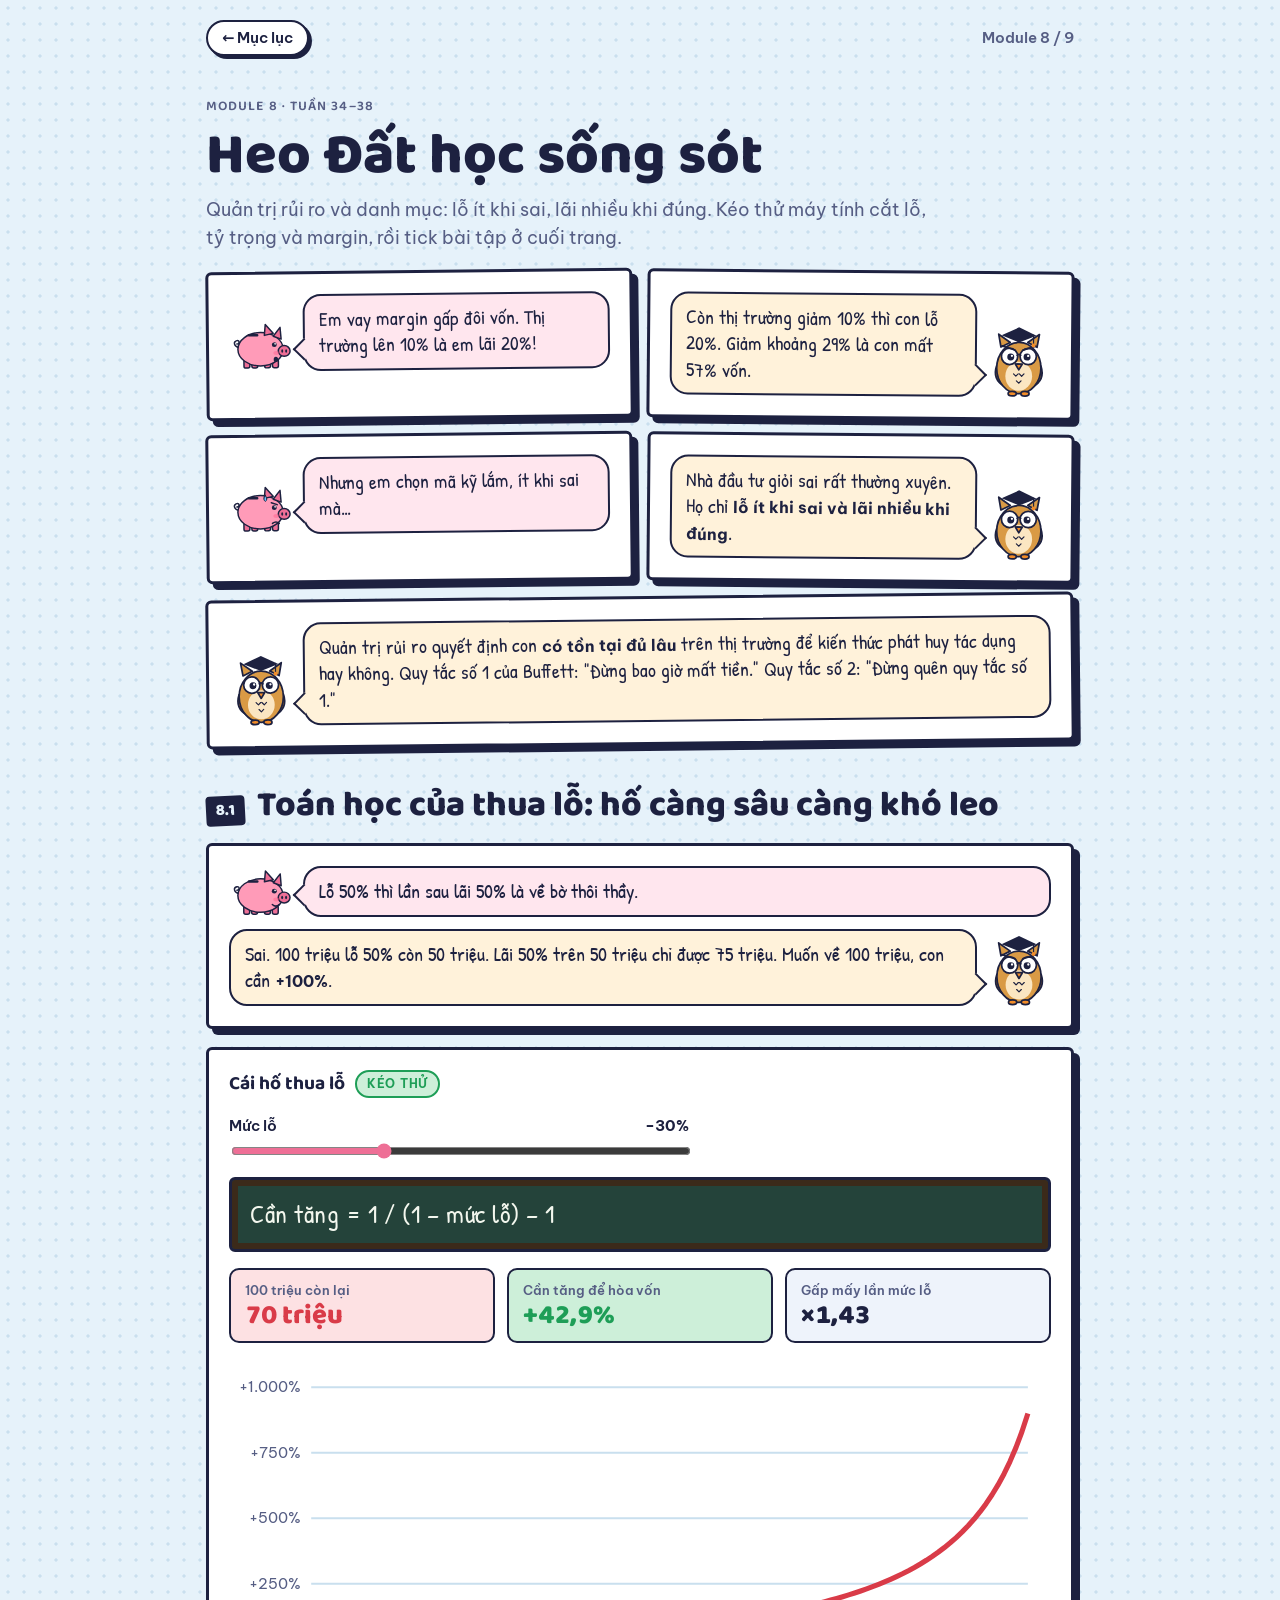
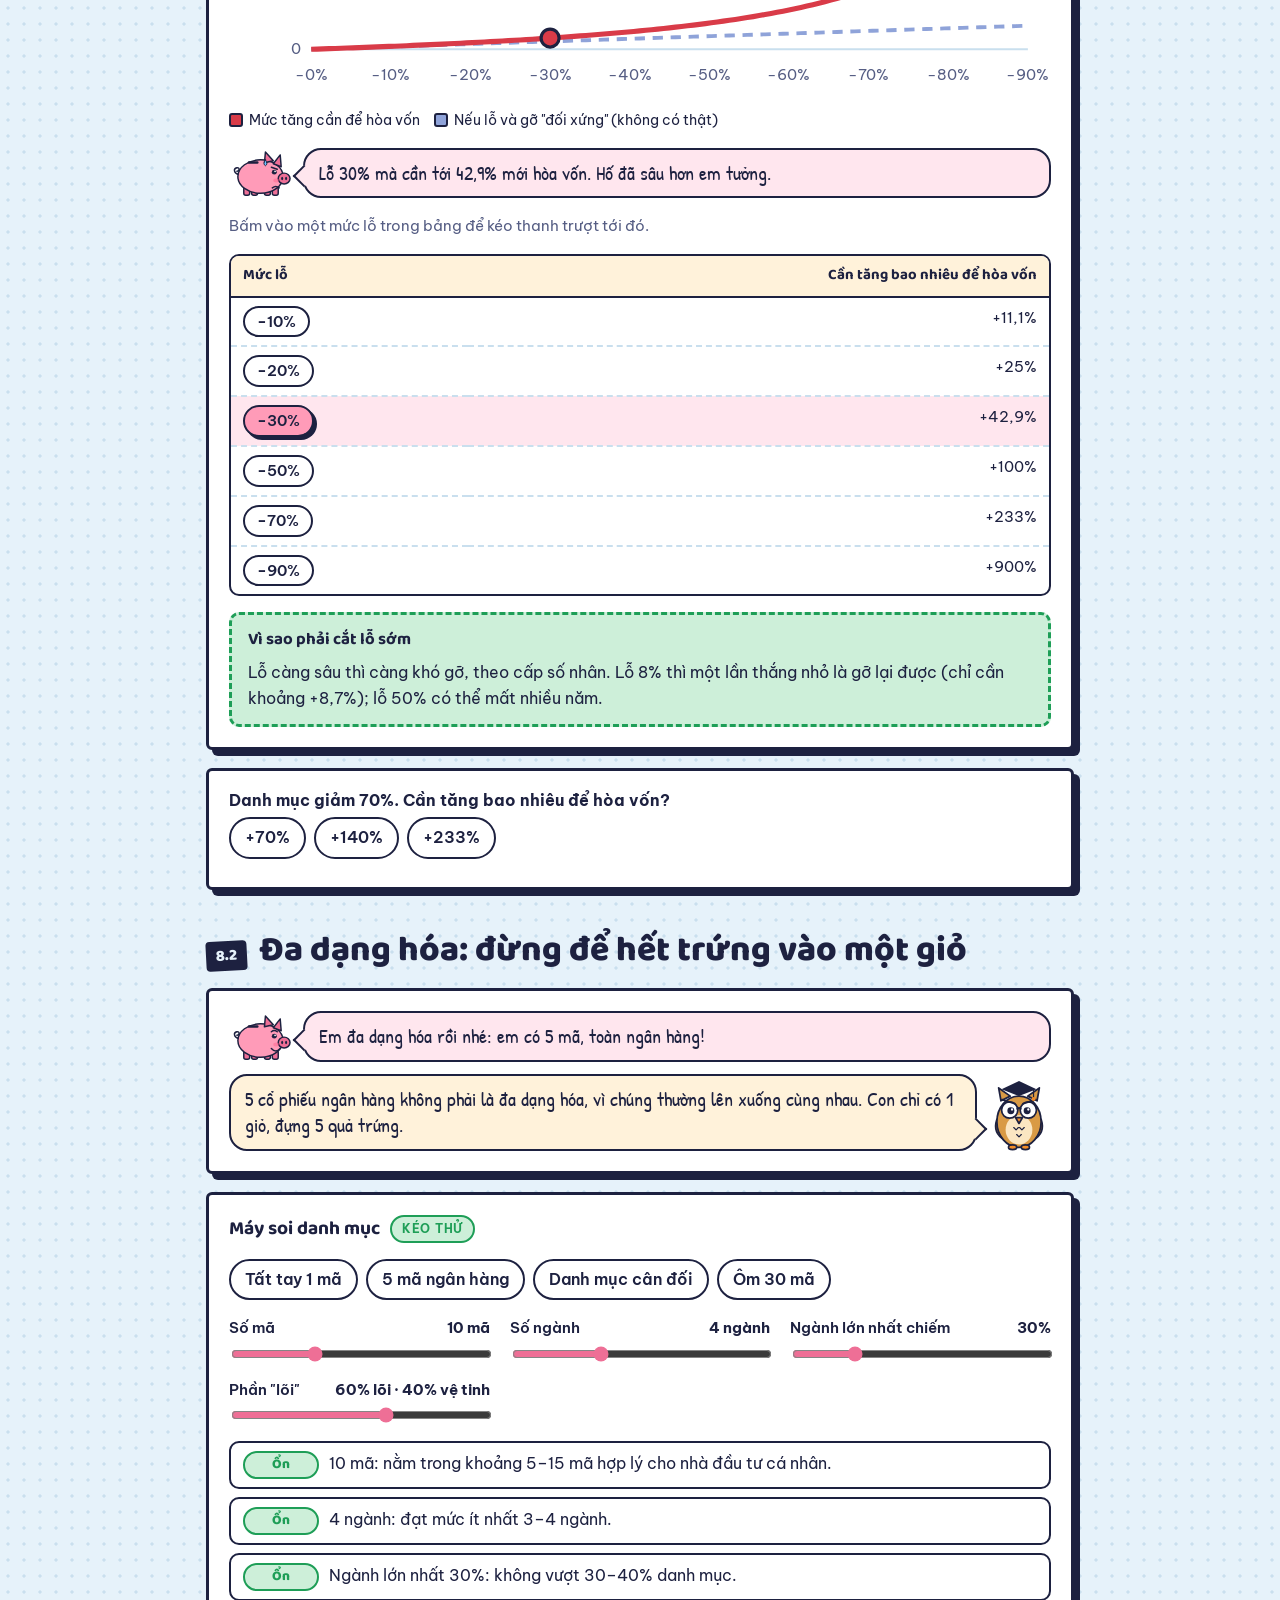
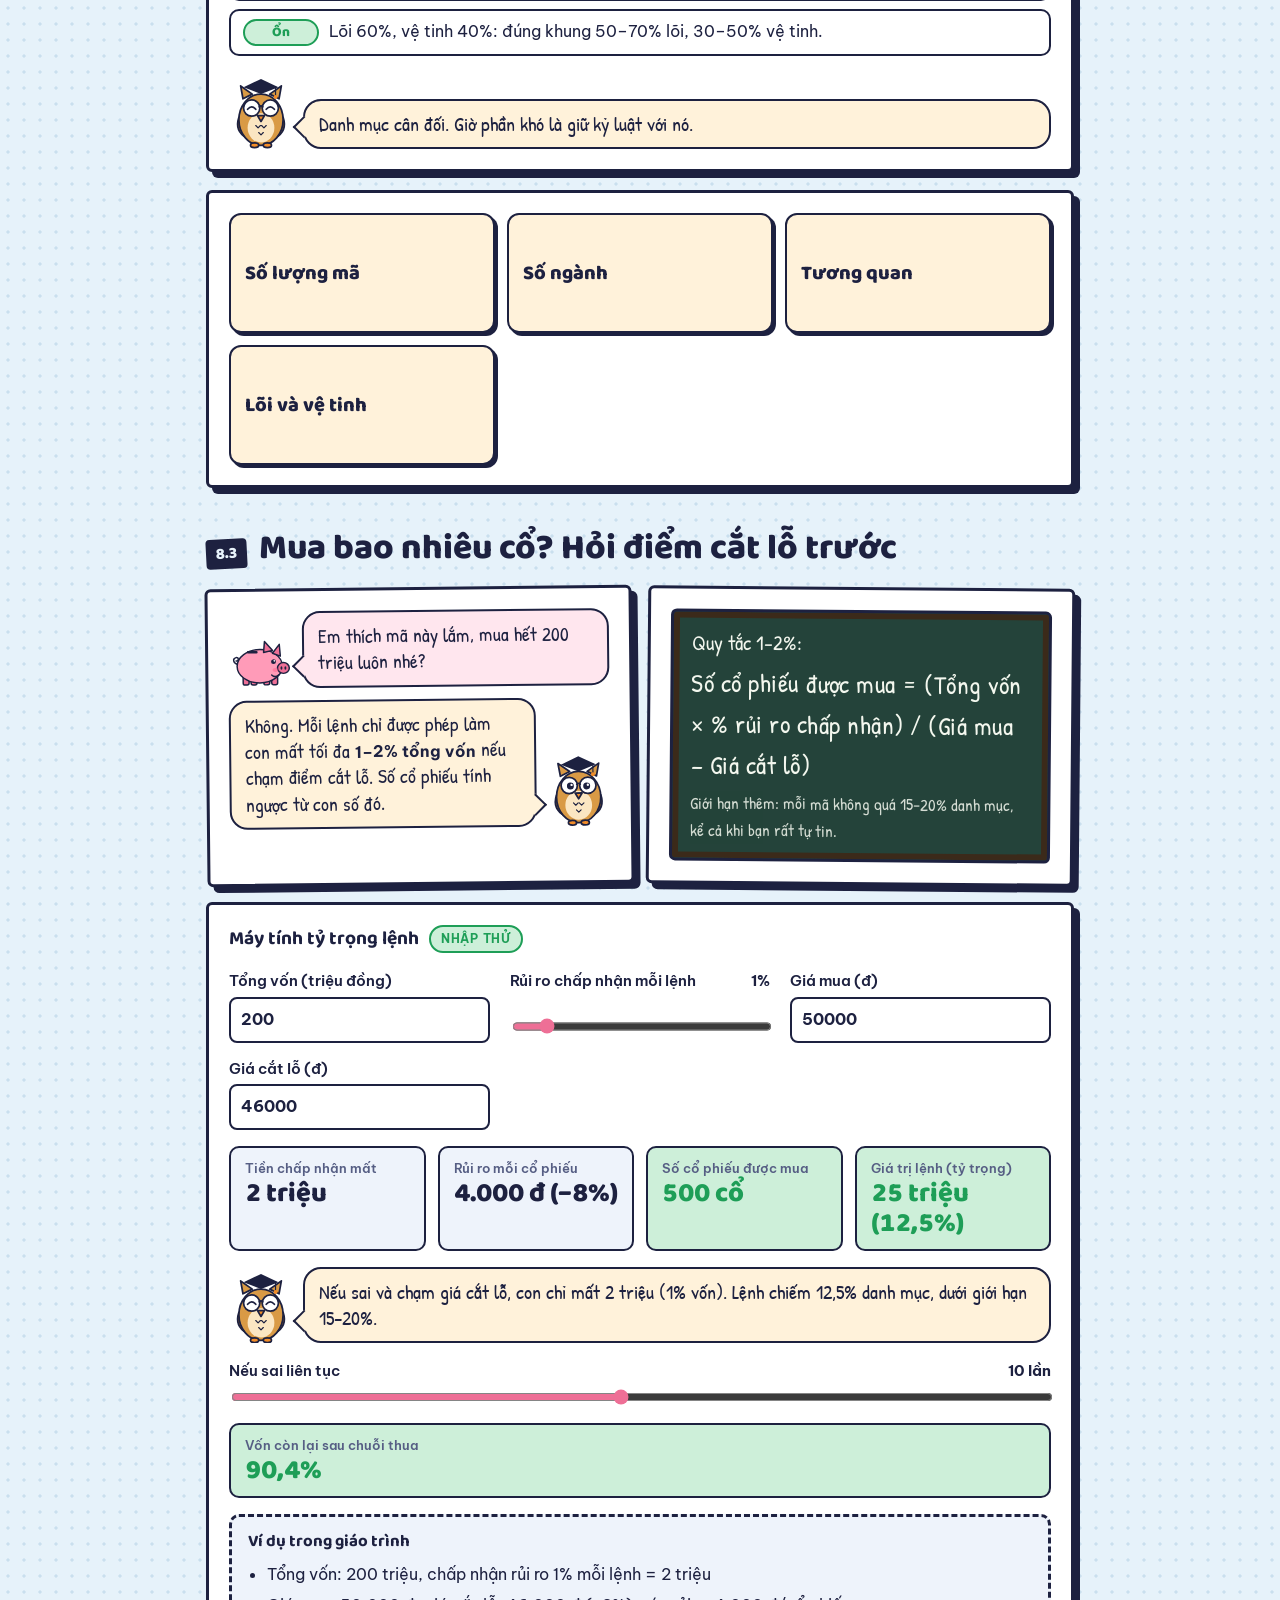
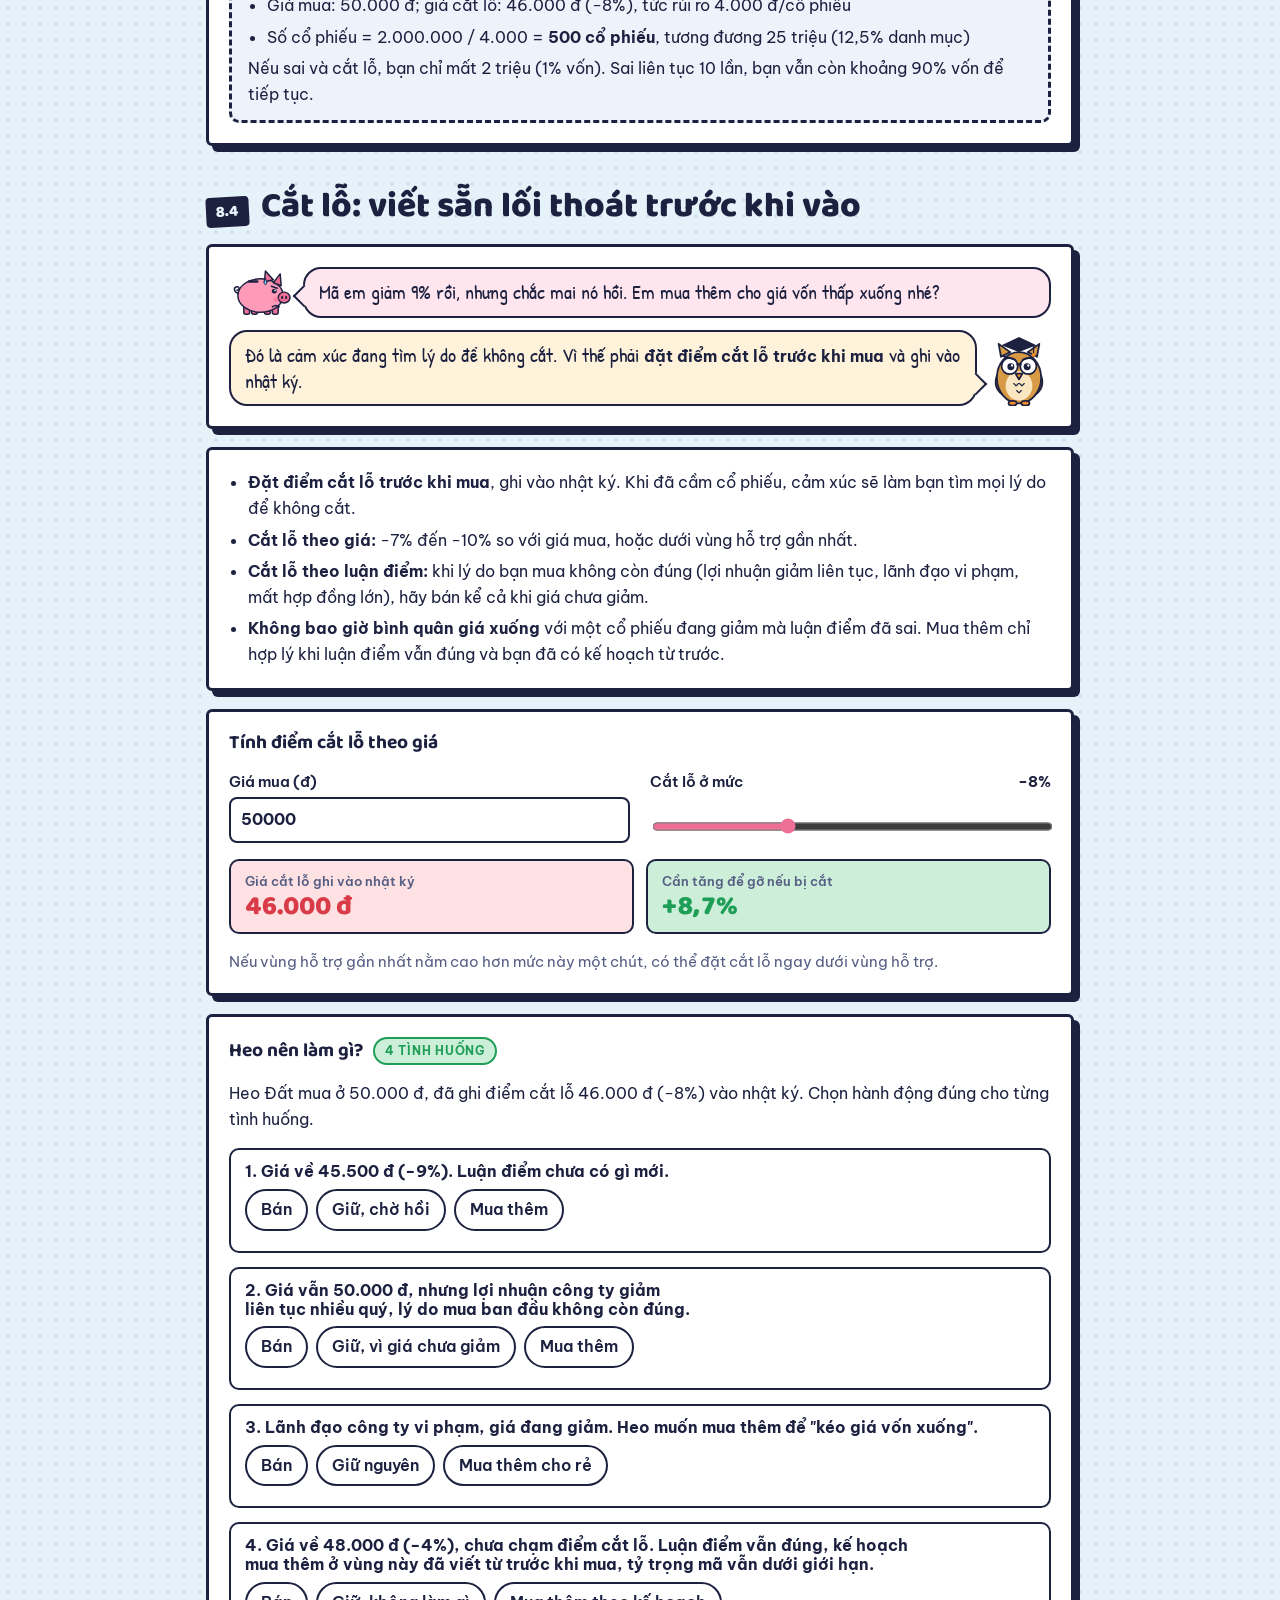
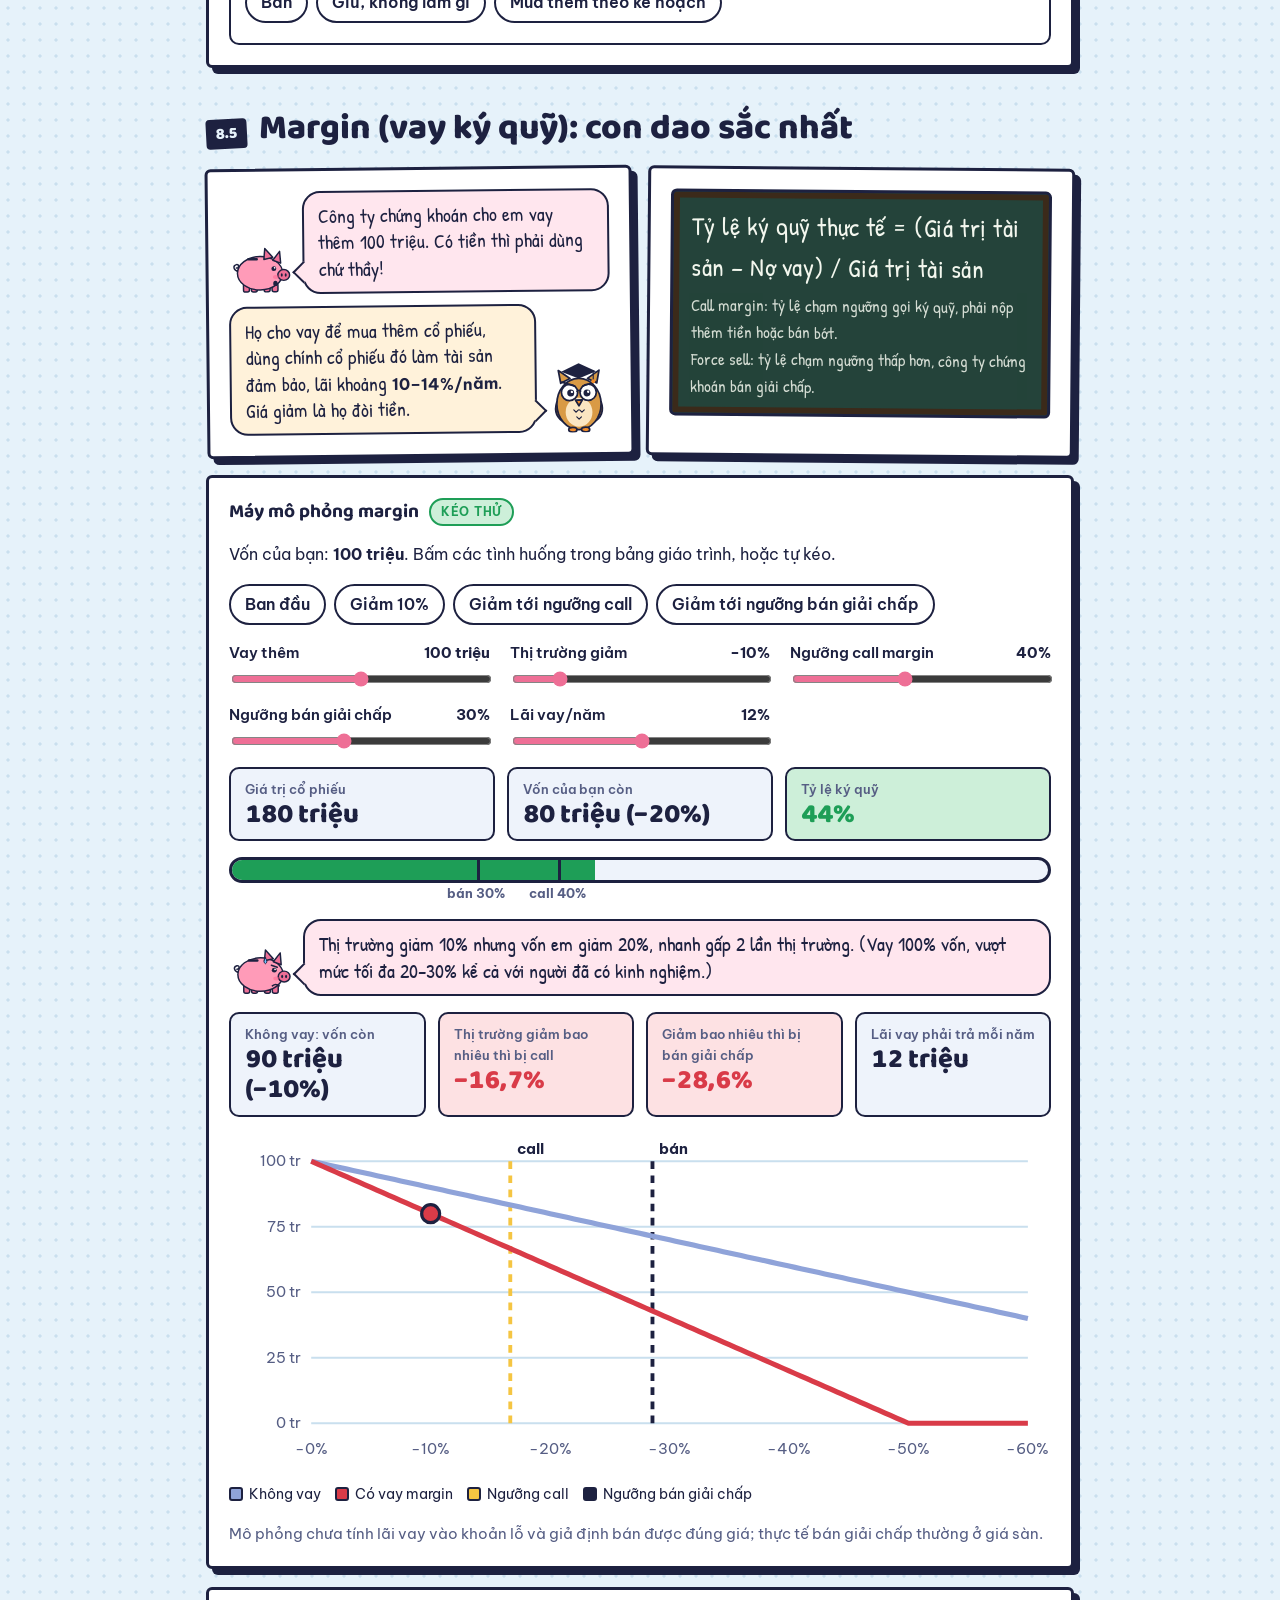
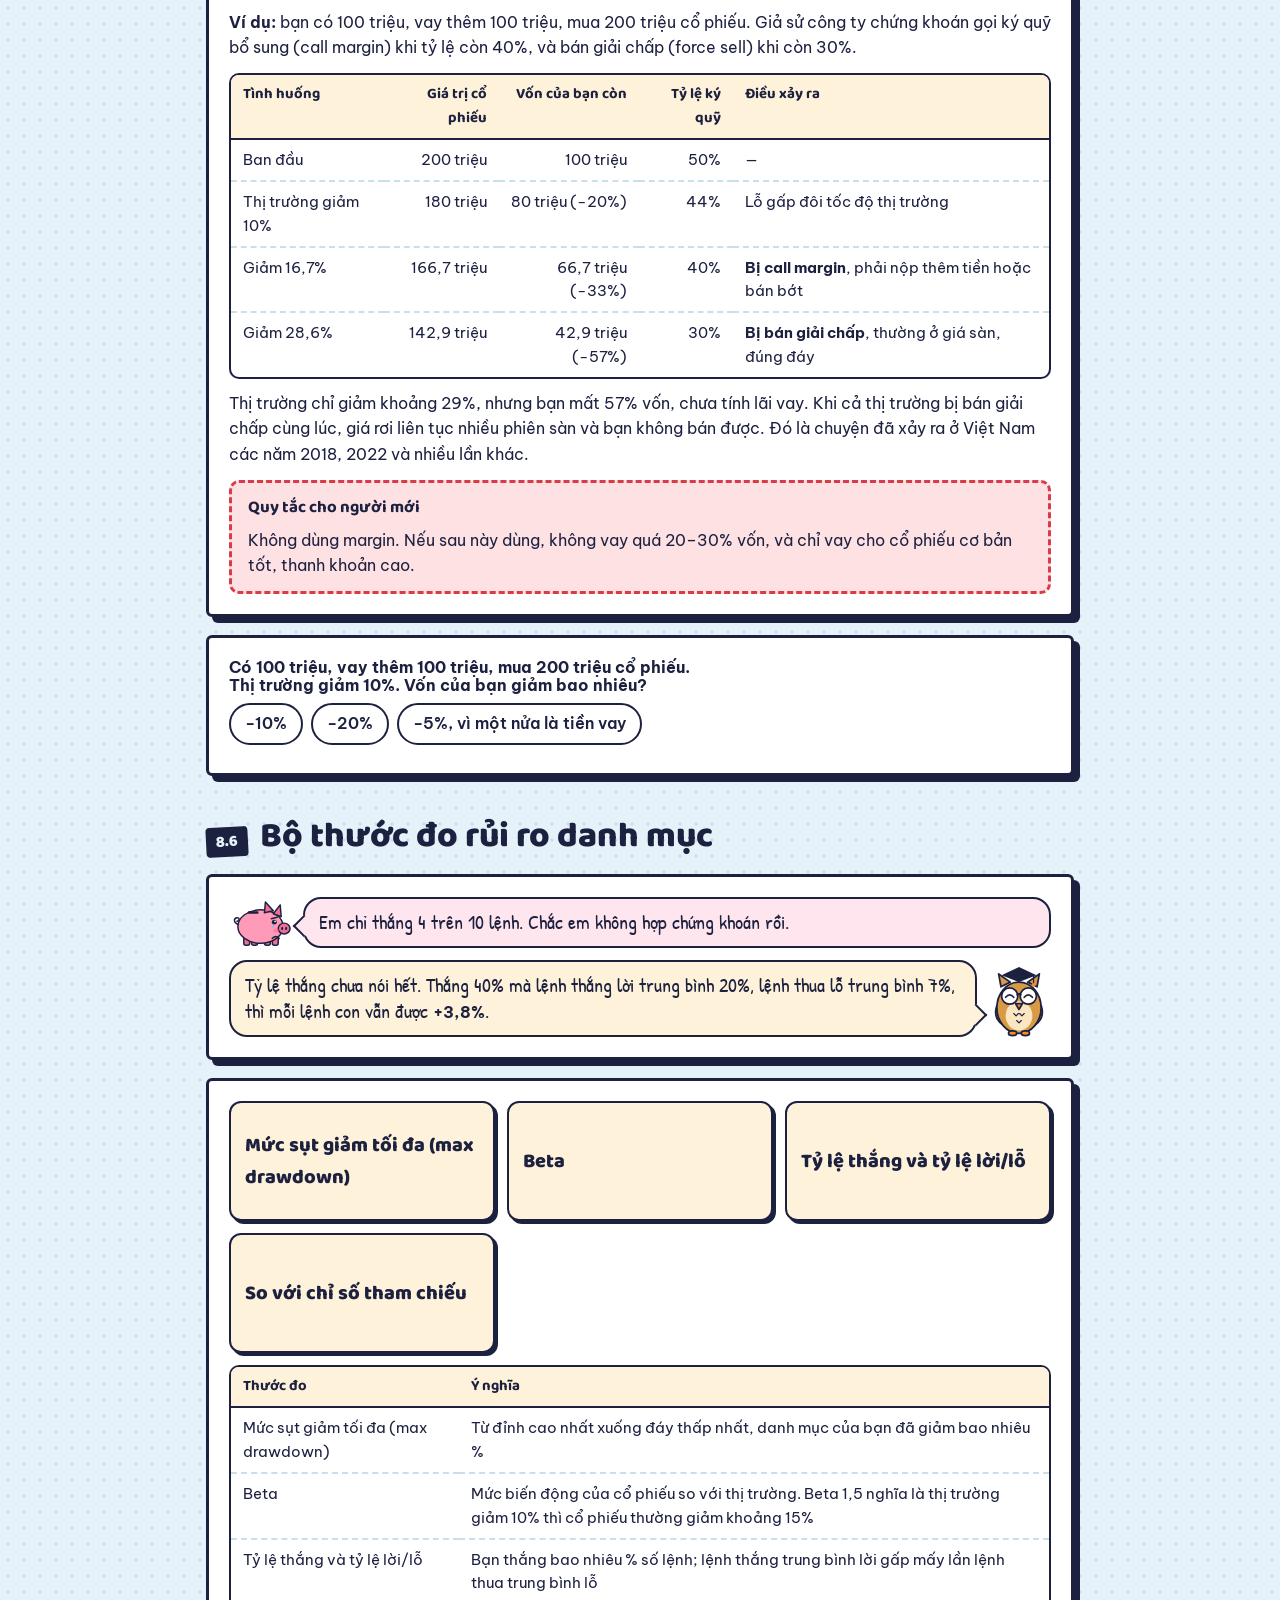
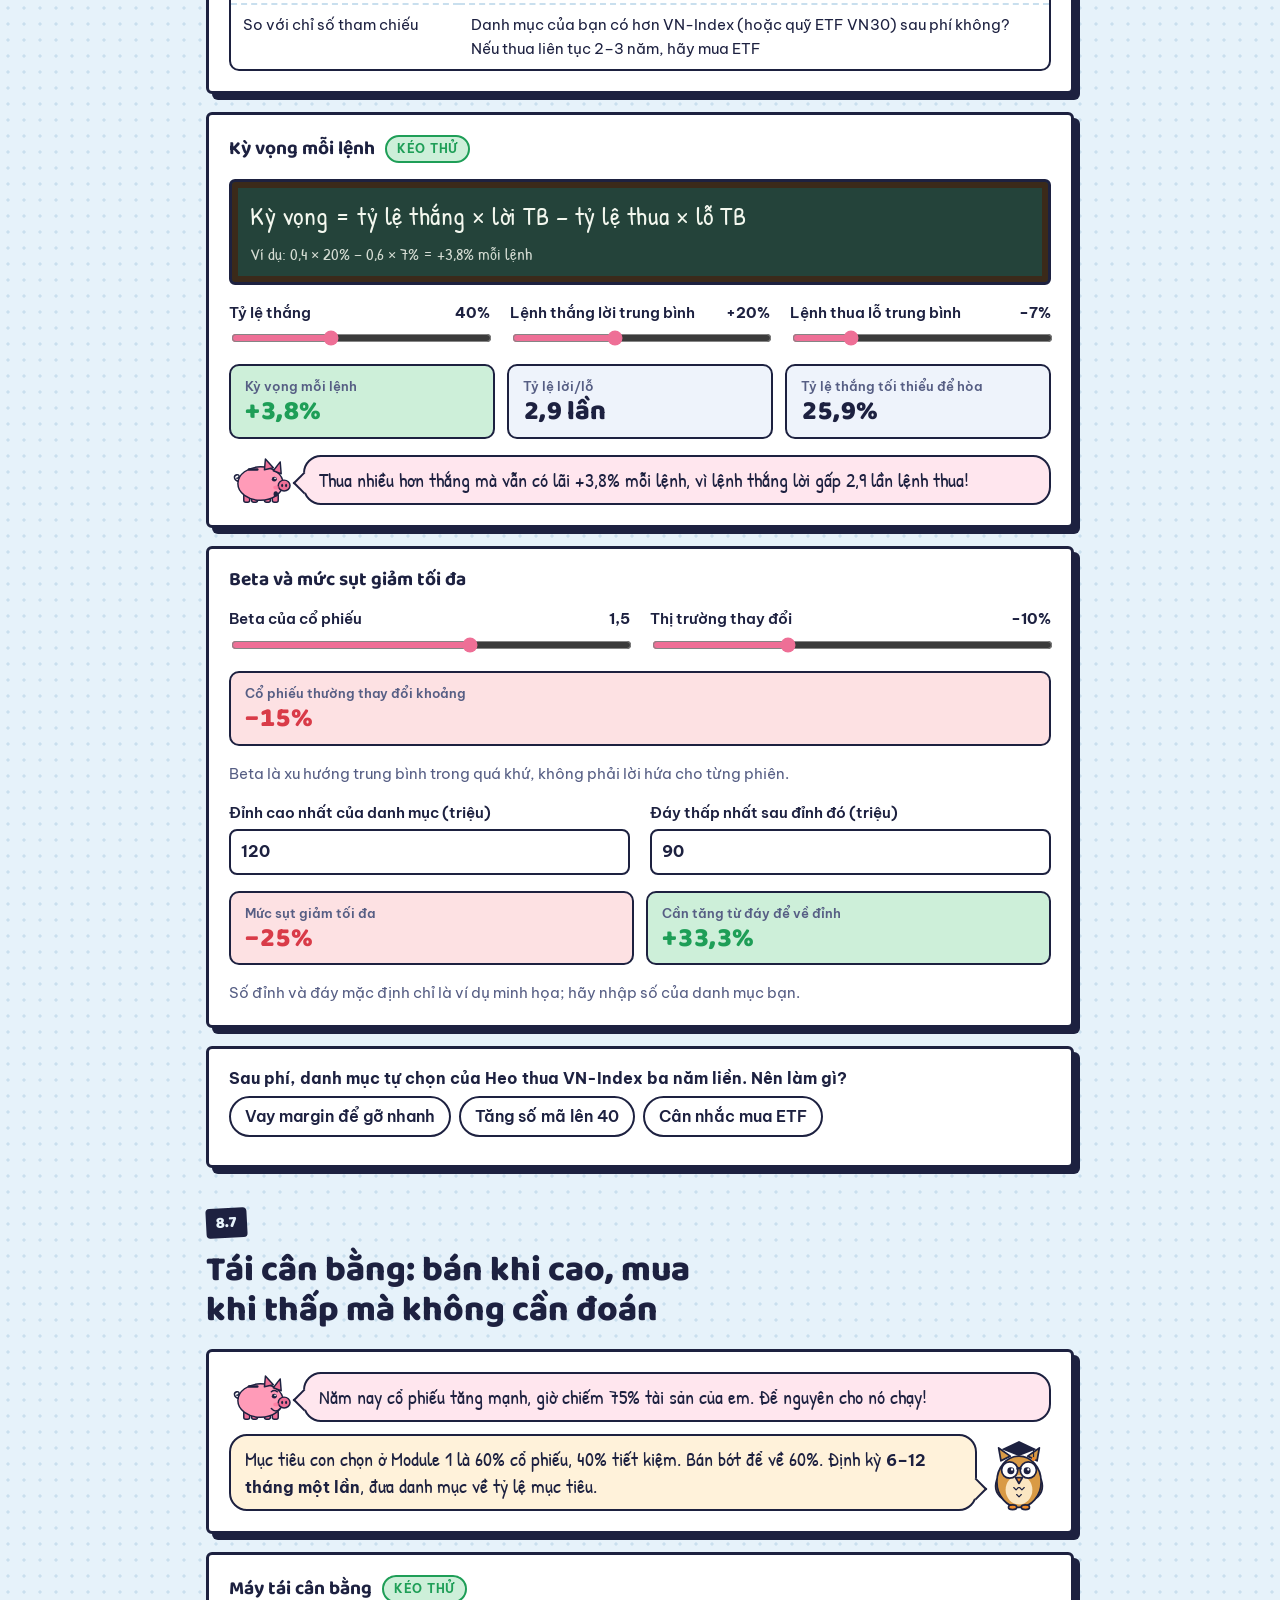
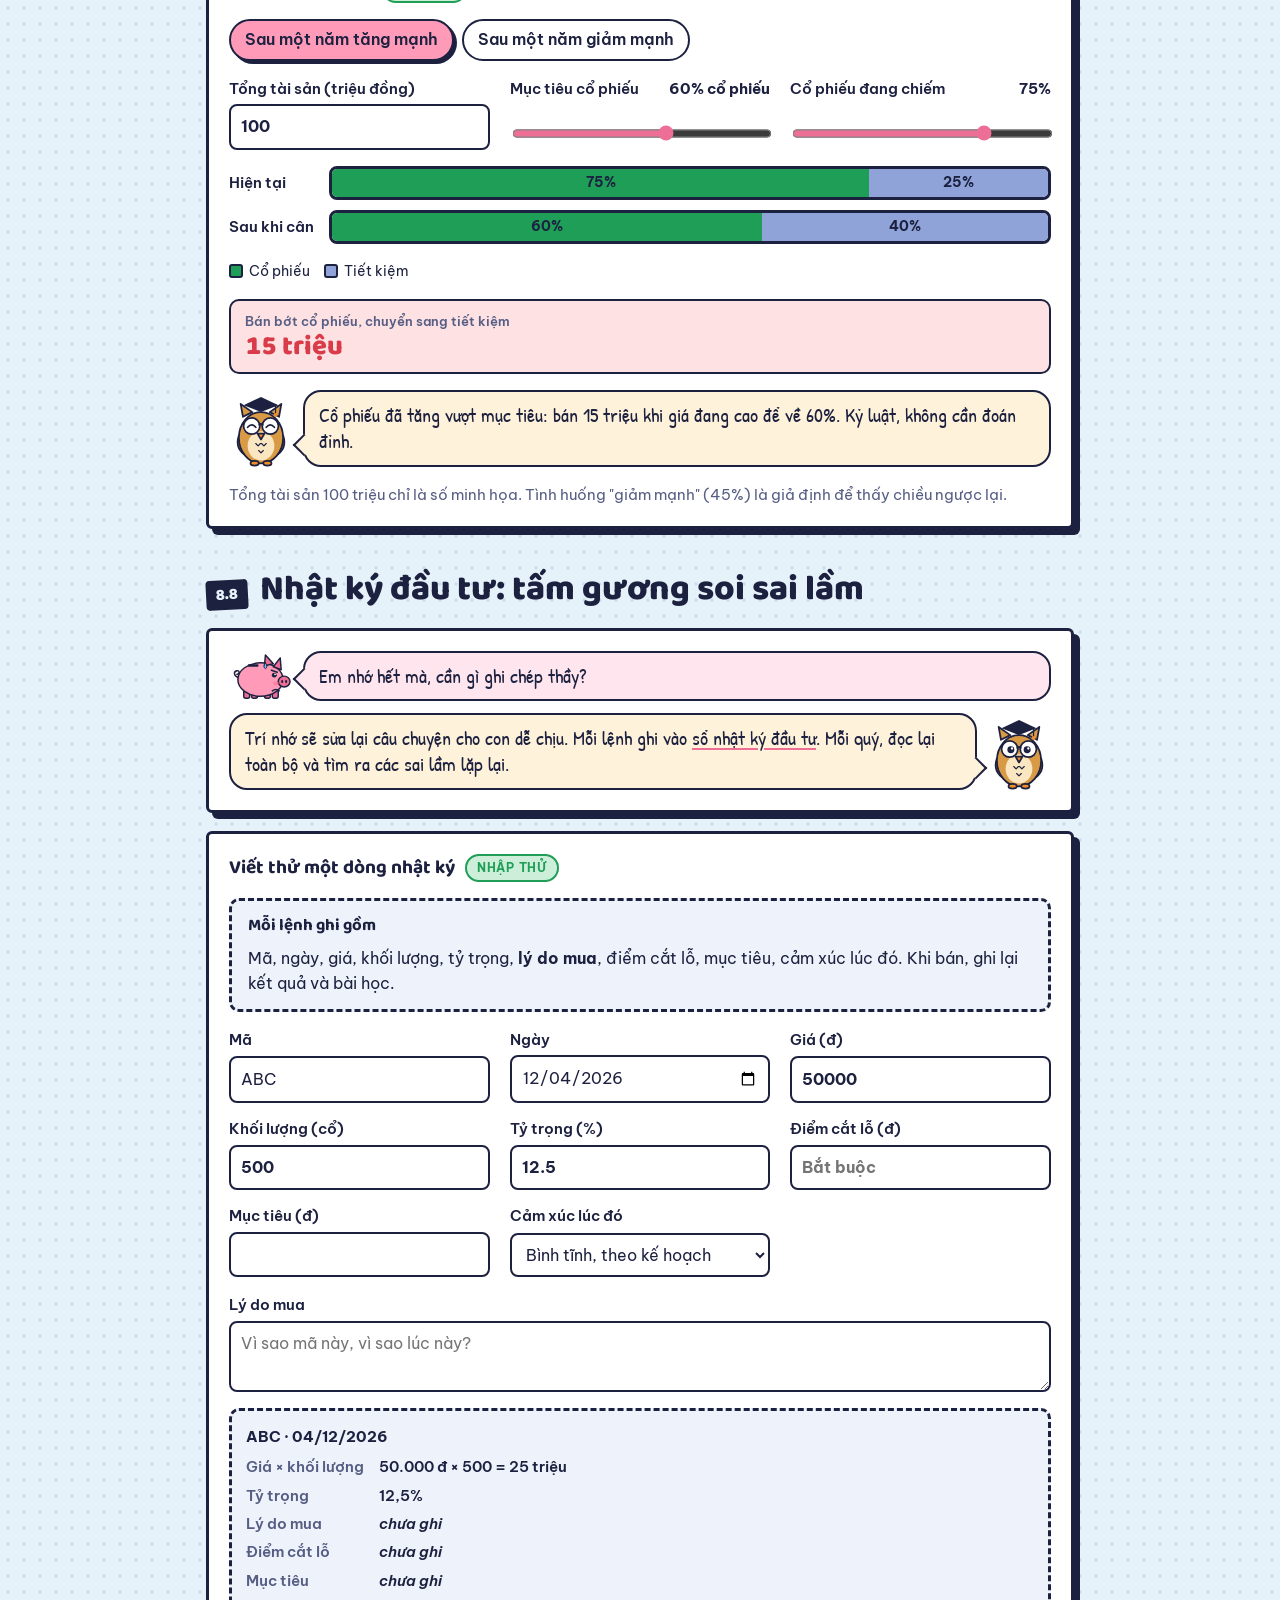
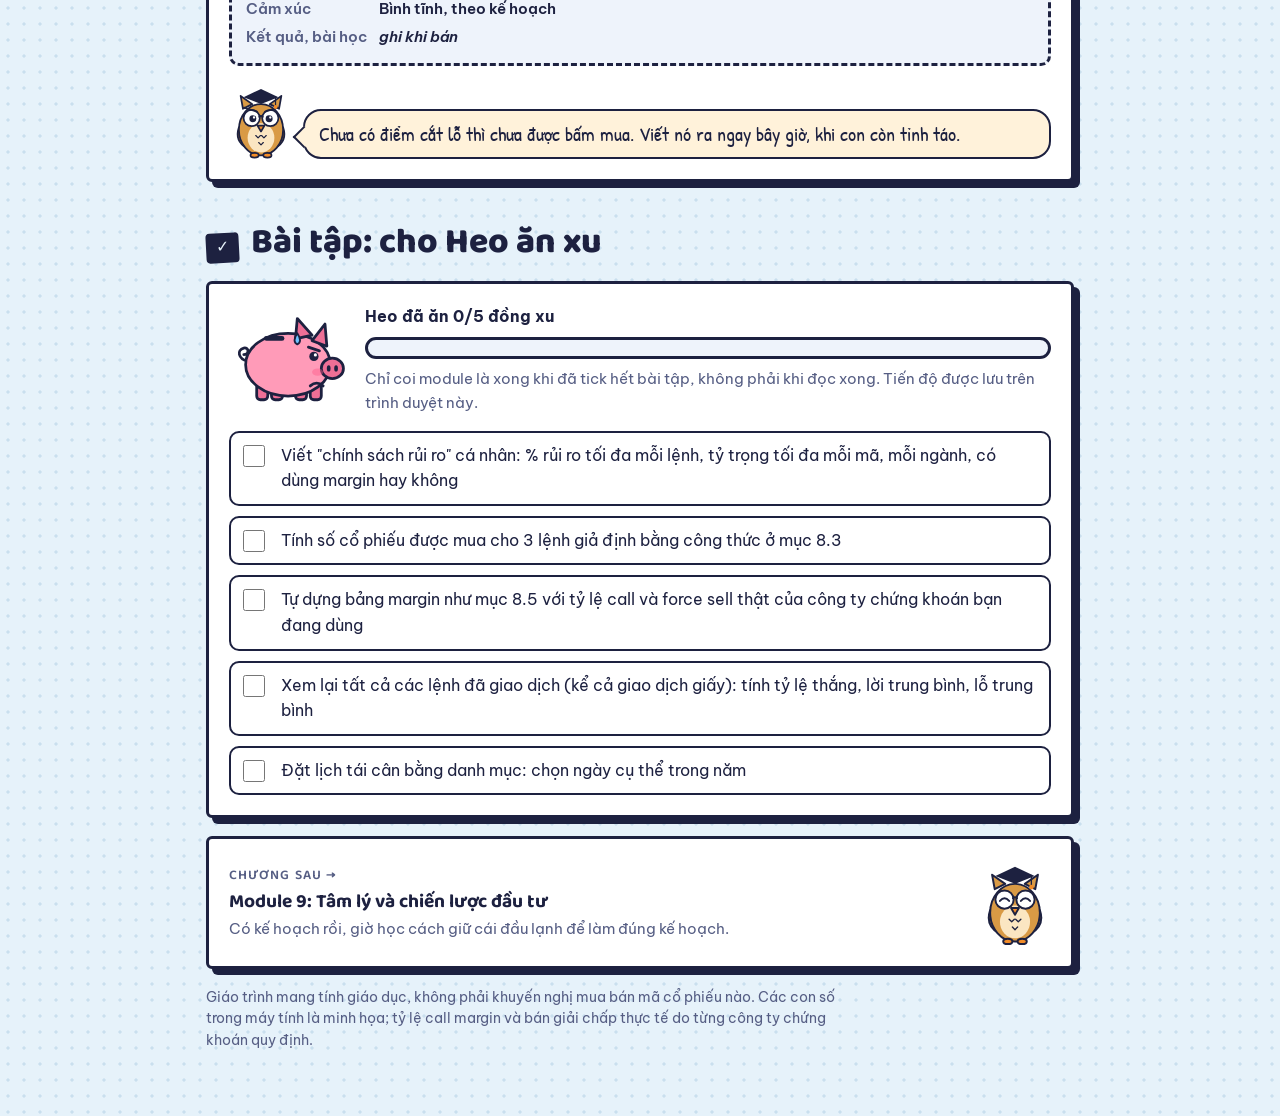
<file: 09-quan-tri-rui-ro.html>
<!doctype html>
<html lang="vi">
<head>
<meta charset="utf-8">
<meta name="viewport" content="width=device-width, initial-scale=1, viewport-fit=cover">
<title>Heo Đất học sống sót</title>
<link rel="preconnect" href="https://fonts.googleapis.com">
<link rel="preconnect" href="https://fonts.gstatic.com" crossorigin>
<link rel="stylesheet" href="https://fonts.googleapis.com/css2?family=Baloo+2:wght@600;800&family=Be+Vietnam+Pro:wght@400;600;700&family=Patrick+Hand&display=swap">
<link rel="stylesheet" href="assets/truyen.css">
<style>
/* Riêng Module 8: bảng bấm được, danh sách kiểm tra, thước ký quỹ, thanh tái cân bằng */
.tbl button.opt { padding: 2px 12px; font-variant-numeric: tabular-nums; }
.tbl tr.on td { background: var(--bubble-pig); }

.checks { list-style: none; margin: 0; padding: 0; display: grid; gap: 8px; }
.checks li { display: grid; grid-template-columns: 76px minmax(0, 1fr); gap: 10px; align-items: start; padding: 8px 12px; border: 2.5px solid var(--border); border-radius: 10px; background: var(--panel); }
.badge { font-family: var(--f-display); font-weight: 800; font-size: .85rem; text-align: center; border: 2px solid var(--border); border-radius: 999px; padding: 1px 6px; background: var(--chip); color: var(--ink); }
.badge.ok { background: var(--money-soft); color: var(--money); border-color: var(--money); }
.badge.mid { background: var(--bubble-owl); }
.badge.bad { background: var(--warn-soft); color: var(--warn); border-color: var(--warn); }

.gauge { position: relative; height: 26px; border: 3px solid var(--border); border-radius: 999px; background: var(--chip); overflow: hidden; }
.gauge > .fill { height: 100%; width: 0; background: var(--money); transition: width .2s ease, background .2s ease; }
.gauge > .mk { position: absolute; top: 0; bottom: 0; width: 3px; background: var(--border); }
.gauge-lbl { position: relative; height: 20px; font-size: .8rem; color: var(--muted); font-weight: 700; }
.gauge-lbl span { position: absolute; transform: translateX(-50%); white-space: nowrap; }

.split { display: grid; gap: 10px; }
.split-row { display: grid; grid-template-columns: 90px minmax(0, 1fr); gap: 10px; align-items: center; font-weight: 600; font-size: .92rem; }
.split-bar { display: flex; height: 34px; border: 3px solid var(--border); border-radius: 8px; overflow: hidden; }
.split-bar > div { display: flex; align-items: center; justify-content: center; font-weight: 700; font-size: .85rem; color: #1D2140; min-width: 0; overflow: hidden; white-space: nowrap; transition: width .2s ease; }
.split-bar .s { background: var(--money); }
.split-bar .c { background: var(--save); }

.entry { border: 3px dashed var(--border); border-radius: 10px; padding: 14px; display: grid; gap: 6px; background: var(--chip); font-size: .95rem; }
.entry dl { margin: 0; display: grid; grid-template-columns: max-content minmax(0, 1fr); gap: 4px 12px; }
.entry dt { color: var(--muted); font-weight: 600; }
.entry dd { margin: 0; font-weight: 600; overflow-wrap: anywhere; }
.scen { display: grid; gap: 14px; }
.scen .mcq { border: 2.5px solid var(--border); border-radius: 10px; padding: 12px 14px; }
</style>
</head>
<body>
<main class="book">

  <nav class="topnav"><a href="index.html">← Mục lục</a><span class="note">Module 8 / 9</span></nav>

  <!-- MỞ ĐẦU -->
  <header class="hero">
    <div class="hero-title">
      <span class="eyebrow">Module 8 · Tuần 34–38</span>
      <h1>Heo Đất học sống sót</h1>
      <p class="sub">Quản trị rủi ro và danh mục: lỗ ít khi sai, lãi nhiều khi đúng. Kéo thử máy tính cắt lỗ, tỷ trọng và margin, rồi tick bài tập ở cuối trang.</p>
    </div>
    <div class="strip">
      <div class="panel">
        <div class="say pig"><span class="char" data-char="pig:wow"></span><p class="bubble">Em vay margin gấp đôi vốn. Thị trường lên 10% là em lãi 20%!</p></div>
      </div>
      <div class="panel">
        <div class="say owl right"><p class="bubble">Còn thị trường giảm 10% thì con lỗ 20%. Giảm khoảng 29% là con mất 57% vốn.</p><span class="char" data-char="owl:stern"></span></div>
      </div>
      <div class="panel">
        <div class="say pig"><span class="char" data-char="pig:worried"></span><p class="bubble">Nhưng em chọn mã kỹ lắm, ít khi sai mà…</p></div>
      </div>
      <div class="panel">
        <div class="say owl right"><p class="bubble">Nhà đầu tư giỏi sai rất thường xuyên. Họ chỉ <b>lỗ ít khi sai và lãi nhiều khi đúng</b>.</p><span class="char" data-char="owl:talk"></span></div>
      </div>
      <div class="panel wide">
        <div class="say owl"><span class="char" data-char="owl:talk"></span><p class="bubble">Quản trị rủi ro quyết định con <b>có tồn tại đủ lâu</b> trên thị trường để kiến thức phát huy tác dụng hay không. Quy tắc số 1 của Buffett: "Đừng bao giờ mất tiền." Quy tắc số 2: "Đừng quên quy tắc số 1."</p></div>
      </div>
    </div>
  </header>

  <!-- 8.1 -->
  <section class="chapter" id="toan-thua-lo">
    <div class="chapter-head"><span class="tag">8.1</span><h2>Toán học của thua lỗ: hố càng sâu càng khó leo</h2></div>
    <div class="panel talk">
      <div class="say pig"><span class="char" data-char="pig:happy"></span><p class="bubble">Lỗ 50% thì lần sau lãi 50% là về bờ thôi thầy.</p></div>
      <div class="say owl right"><p class="bubble">Sai. 100 triệu lỗ 50% còn 50 triệu. Lãi 50% trên 50 triệu chỉ được 75 triệu. Muốn về 100 triệu, con cần <b>+100%</b>.</p><span class="char" data-char="owl:stern"></span></div>
    </div>
    <div class="panel toy">
      <div class="toy-title"><h3>Cái hố thua lỗ</h3><span class="pill">Kéo thử</span></div>
      <div class="ctl" style="max-width:460px"><label for="loss">Mức lỗ <output id="lossOut"></output></label><input id="loss" type="range" min="1" max="90" step="1" value="30"></div>
      <div class="chalk" aria-label="Công thức mức tăng cần để hòa vốn">
        <span class="f">Cần tăng = 1 / (1 − mức lỗ) − 1</span>
      </div>
      <div class="result">
        <div class="stat warn"><div class="k">100 triệu còn lại</div><div class="v" id="lossLeft"></div></div>
        <div class="stat money"><div class="k">Cần tăng để hòa vốn</div><div class="v" id="lossNeed"></div></div>
        <div class="stat"><div class="k">Gấp mấy lần mức lỗ</div><div class="v" id="lossRatio"></div></div>
      </div>
      <div class="chart-box"><svg id="lossChart" viewBox="0 0 640 260" role="img" aria-label="Biểu đồ mức tăng cần để hòa vốn theo mức lỗ"></svg></div>
      <div class="legend"><span><i style="background:var(--warn)"></i>Mức tăng cần để hòa vốn</span><span><i style="background:var(--save)"></i>Nếu lỗ và gỡ "đối xứng" (không có thật)</span></div>
      <div class="say pig"><span class="char" id="lossPig"></span><p class="bubble" id="lossSay"></p></div>
      <p class="note">Bấm vào một mức lỗ trong bảng để kéo thanh trượt tới đó.</p>
      <div class="tbl-wrap">
        <table class="tbl" id="lossTbl">
          <thead><tr><th>Mức lỗ</th><th class="r">Cần tăng bao nhiêu để hòa vốn</th></tr></thead>
          <tbody>
            <tr data-l="10"><td><button class="opt" type="button">−10%</button></td><td class="r">+11,1%</td></tr>
            <tr data-l="20"><td><button class="opt" type="button">−20%</button></td><td class="r">+25%</td></tr>
            <tr data-l="30"><td><button class="opt" type="button">−30%</button></td><td class="r">+42,9%</td></tr>
            <tr data-l="50"><td><button class="opt" type="button">−50%</button></td><td class="r">+100%</td></tr>
            <tr data-l="70"><td><button class="opt" type="button">−70%</button></td><td class="r">+233%</td></tr>
            <tr data-l="90"><td><button class="opt" type="button">−90%</button></td><td class="r">+900%</td></tr>
          </tbody>
        </table>
      </div>
      <div class="callout good"><strong>Vì sao phải cắt lỗ sớm</strong><p>Lỗ càng sâu thì càng khó gỡ, theo cấp số nhân. Lỗ 8% thì một lần thắng nhỏ là gỡ lại được (chỉ cần khoảng +8,7%); lỗ 50% có thể mất nhiều năm.</p></div>
    </div>
    <div class="panel quiz">
      <div class="mcq q" data-answer="2" data-right="Đúng. 1 / (1 − 0,7) − 1 ≈ 2,33, tức +233%. Mức tăng cần có gấp hơn 3 lần mức lỗ." data-wrong="Chưa đúng. Lỗ 70% thì 100 triệu còn 30 triệu. Từ 30 triệu lên lại 100 triệu là tăng bao nhiêu %?">
        <h3>Danh mục giảm 70%. Cần tăng bao nhiêu để hòa vốn?</h3>
        <div class="opts">
          <button class="opt" type="button">+70%</button>
          <button class="opt" type="button">+140%</button>
          <button class="opt" type="button">+233%</button>
        </div>
      </div>
    </div>
  </section>

  <!-- 8.2 -->
  <section class="chapter" id="da-dang-hoa">
    <div class="chapter-head"><span class="tag">8.2</span><h2>Đa dạng hóa: đừng để hết trứng vào một giỏ</h2></div>
    <div class="panel talk">
      <div class="say pig"><span class="char" data-char="pig:proud"></span><p class="bubble">Em đa dạng hóa rồi nhé: em có 5 mã, toàn ngân hàng!</p></div>
      <div class="say owl right"><p class="bubble">5 cổ phiếu ngân hàng không phải là đa dạng hóa, vì chúng thường lên xuống cùng nhau. Con chỉ có 1 giỏ, đựng 5 quả trứng.</p><span class="char" data-char="owl:stern"></span></div>
    </div>
    <div class="panel toy">
      <div class="toy-title"><h3>Máy soi danh mục</h3><span class="pill">Kéo thử</span></div>
      <div class="tabs" role="group" aria-label="Danh mục mẫu" id="divPresets">
        <button class="opt" type="button" data-p="0">Tất tay 1 mã</button>
        <button class="opt" type="button" data-p="1">5 mã ngân hàng</button>
        <button class="opt" type="button" data-p="2">Danh mục cân đối</button>
        <button class="opt" type="button" data-p="3">Ôm 30 mã</button>
      </div>
      <div class="controls">
        <div class="ctl"><label for="dvN">Số mã <output id="dvNOut"></output></label><input id="dvN" type="range" min="1" max="30" step="1" value="10"></div>
        <div class="ctl"><label for="dvS">Số ngành <output id="dvSOut"></output></label><input id="dvS" type="range" min="1" max="10" step="1" value="4"></div>
        <div class="ctl"><label for="dvMax">Ngành lớn nhất chiếm <output id="dvMaxOut"></output></label><input id="dvMax" type="range" min="10" max="100" step="5" value="30"></div>
        <div class="ctl"><label for="dvCore">Phần "lõi" <output id="dvCoreOut"></output></label><input id="dvCore" type="range" min="0" max="100" step="5" value="60"></div>
      </div>
      <ul class="checks" id="dvChecks"></ul>
      <div class="say owl"><span class="char" id="dvOwl"></span><p class="bubble" id="dvSay"></p></div>
    </div>
    <div class="panel">
      <div class="cards">
        <button class="flip" type="button"><span class="front">Số lượng mã</span><span class="back">5–15 mã là hợp lý cho nhà đầu tư cá nhân. Ít hơn 5 mã thì rủi ro tập trung; nhiều hơn 15–20 mã thì bạn không đủ thời gian theo dõi, và kết quả sẽ gần giống mua ETF.</span></button>
        <button class="flip" type="button"><span class="front">Số ngành</span><span class="back">Ít nhất 3–4 ngành; không ngành nào vượt quá 30–40% danh mục.</span></button>
        <button class="flip" type="button"><span class="front">Tương quan</span><span class="back">5 cổ phiếu ngân hàng không phải là đa dạng hóa, vì chúng thường lên xuống cùng nhau.</span></button>
        <button class="flip" type="button"><span class="front">Lõi và vệ tinh</span><span class="back">50–70% danh mục là "lõi" (ETF, cổ phiếu đầu ngành nắm giữ dài hạn), 30–50% là "vệ tinh" (các cơ hội bạn tự phân tích).</span></button>
      </div>
    </div>
  </section>

  <!-- 8.3 -->
  <section class="chapter" id="ty-trong">
    <div class="chapter-head"><span class="tag">8.3</span><h2>Mua bao nhiêu cổ? Hỏi điểm cắt lỗ trước</h2></div>
    <div class="strip">
      <div class="panel">
        <div class="talk">
          <div class="say pig"><span class="char" data-char="pig:happy"></span><p class="bubble">Em thích mã này lắm, mua hết 200 triệu luôn nhé?</p></div>
          <div class="say owl right"><p class="bubble">Không. Mỗi lệnh chỉ được phép làm con mất tối đa <b>1–2% tổng vốn</b> nếu chạm điểm cắt lỗ. Số cổ phiếu tính ngược từ con số đó.</p><span class="char" data-char="owl:talk"></span></div>
        </div>
      </div>
      <div class="panel">
        <div class="chalk" aria-label="Công thức số cổ phiếu được mua">
          <span>Quy tắc 1–2%:</span>
          <span class="f">Số cổ phiếu được mua = (Tổng vốn × % rủi ro chấp nhận) / (Giá mua − Giá cắt lỗ)</span>
          <small>Giới hạn thêm: mỗi mã không quá 15–20% danh mục, kể cả khi bạn rất tự tin.</small>
        </div>
      </div>
    </div>
    <div class="panel toy">
      <div class="toy-title"><h3>Máy tính tỷ trọng lệnh</h3><span class="pill">Nhập thử</span></div>
      <div class="controls">
        <div class="ctl"><label for="psCap">Tổng vốn (triệu đồng)</label><input id="psCap" type="number" min="1" max="100000" value="200" inputmode="decimal"></div>
        <div class="ctl"><label for="psRisk">Rủi ro chấp nhận mỗi lệnh <output id="psRiskOut"></output></label><input id="psRisk" type="range" min="0.5" max="5" step="0.5" value="1"></div>
        <div class="ctl"><label for="psBuy">Giá mua (đ)</label><input id="psBuy" type="number" min="100" step="100" value="50000" inputmode="numeric"></div>
        <div class="ctl"><label for="psStop">Giá cắt lỗ (đ)</label><input id="psStop" type="number" min="100" step="100" value="46000" inputmode="numeric"></div>
      </div>
      <div class="result">
        <div class="stat"><div class="k">Tiền chấp nhận mất</div><div class="v" id="psRiskMoney"></div></div>
        <div class="stat"><div class="k">Rủi ro mỗi cổ phiếu</div><div class="v" id="psPerShare"></div></div>
        <div class="stat money" id="psSharesBox"><div class="k">Số cổ phiếu được mua</div><div class="v" id="psShares"></div></div>
        <div class="stat" id="psPosBox"><div class="k">Giá trị lệnh (tỷ trọng)</div><div class="v" id="psPos"></div></div>
      </div>
      <div class="say owl"><span class="char" id="psOwl"></span><p class="bubble" id="psSay"></p></div>
      <div class="controls">
        <div class="ctl"><label for="psStreak">Nếu sai liên tục <output id="psStreakOut"></output></label><input id="psStreak" type="range" min="1" max="20" step="1" value="10"></div>
      </div>
      <div class="result">
        <div class="stat money"><div class="k">Vốn còn lại sau chuỗi thua</div><div class="v" id="psLeft"></div></div>
      </div>
      <div class="callout"><strong>Ví dụ trong giáo trình</strong>
        <ul class="plain">
          <li>Tổng vốn: 200 triệu, chấp nhận rủi ro 1% mỗi lệnh = 2 triệu</li>
          <li>Giá mua: 50.000 đ; giá cắt lỗ: 46.000 đ (−8%), tức rủi ro 4.000 đ/cổ phiếu</li>
          <li>Số cổ phiếu = 2.000.000 / 4.000 = <b>500 cổ phiếu</b>, tương đương 25 triệu (12,5% danh mục)</li>
        </ul>
        <p>Nếu sai và cắt lỗ, bạn chỉ mất 2 triệu (1% vốn). Sai liên tục 10 lần, bạn vẫn còn khoảng 90% vốn để tiếp tục.</p>
      </div>
    </div>
  </section>

  <!-- 8.4 -->
  <section class="chapter" id="cat-lo">
    <div class="chapter-head"><span class="tag">8.4</span><h2>Cắt lỗ: viết sẵn lối thoát trước khi vào</h2></div>
    <div class="panel talk">
      <div class="say pig"><span class="char" data-char="pig:worried"></span><p class="bubble">Mã em giảm 9% rồi, nhưng chắc mai nó hồi. Em mua thêm cho giá vốn thấp xuống nhé?</p></div>
      <div class="say owl right"><p class="bubble">Đó là cảm xúc đang tìm lý do để không cắt. Vì thế phải <b>đặt điểm cắt lỗ trước khi mua</b> và ghi vào nhật ký.</p><span class="char" data-char="owl:stern"></span></div>
    </div>
    <div class="panel">
      <ul class="plain">
        <li><b>Đặt điểm cắt lỗ trước khi mua</b>, ghi vào nhật ký. Khi đã cầm cổ phiếu, cảm xúc sẽ làm bạn tìm mọi lý do để không cắt.</li>
        <li><b>Cắt lỗ theo giá:</b> −7% đến −10% so với giá mua, hoặc dưới vùng hỗ trợ gần nhất.</li>
        <li><b>Cắt lỗ theo luận điểm:</b> khi lý do bạn mua không còn đúng (lợi nhuận giảm liên tục, lãnh đạo vi phạm, mất hợp đồng lớn), hãy bán kể cả khi giá chưa giảm.</li>
        <li><b>Không bao giờ bình quân giá xuống</b> với một cổ phiếu đang giảm mà luận điểm đã sai. Mua thêm chỉ hợp lý khi luận điểm vẫn đúng và bạn đã có kế hoạch từ trước.</li>
      </ul>
    </div>
    <div class="panel toy">
      <div class="toy-title"><h3>Tính điểm cắt lỗ theo giá</h3></div>
      <div class="controls">
        <div class="ctl"><label for="slBuy">Giá mua (đ)</label><input id="slBuy" type="number" min="100" step="100" value="50000" inputmode="numeric"></div>
        <div class="ctl"><label for="slPct">Cắt lỗ ở mức <output id="slPctOut"></output></label><input id="slPct" type="range" min="7" max="10" step="0.5" value="8"></div>
      </div>
      <div class="result">
        <div class="stat warn"><div class="k">Giá cắt lỗ ghi vào nhật ký</div><div class="v" id="slStop"></div></div>
        <div class="stat money"><div class="k">Cần tăng để gỡ nếu bị cắt</div><div class="v" id="slNeed"></div></div>
      </div>
      <p class="note">Nếu vùng hỗ trợ gần nhất nằm cao hơn mức này một chút, có thể đặt cắt lỗ ngay dưới vùng hỗ trợ.</p>
    </div>
    <div class="panel toy">
      <div class="toy-title"><h3>Heo nên làm gì?</h3><span class="pill">4 tình huống</span></div>
      <p>Heo Đất mua ở 50.000 đ, đã ghi điểm cắt lỗ 46.000 đ (−8%) vào nhật ký. Chọn hành động đúng cho từng tình huống.</p>
      <div class="scen">
        <div class="mcq q" data-answer="0" data-right="Đúng. Giá đã thủng điểm cắt lỗ viết sẵn. Bán theo kế hoạch, không mặc cả với thị trường." data-wrong="Chưa đúng. 45.500 đ là −9%, đã dưới điểm cắt lỗ 46.000 đ ghi trong nhật ký. Kế hoạch viết trước để dùng đúng lúc này.">
          <h3>1. Giá về 45.500 đ (−9%). Luận điểm chưa có gì mới.</h3>
          <div class="opts"><button class="opt" type="button">Bán</button><button class="opt" type="button">Giữ, chờ hồi</button><button class="opt" type="button">Mua thêm</button></div>
        </div>
        <div class="mcq q" data-answer="0" data-right="Đúng. Đây là cắt lỗ theo luận điểm: lý do mua không còn đúng thì bán, kể cả khi giá chưa giảm." data-wrong="Chưa đúng. Giá chưa giảm không có nghĩa là an toàn. Lý do con mua đã không còn đúng.">
          <h3>2. Giá vẫn 50.000 đ, nhưng lợi nhuận công ty giảm liên tục nhiều quý, lý do mua ban đầu không còn đúng.</h3>
          <div class="opts"><button class="opt" type="button">Bán</button><button class="opt" type="button">Giữ, vì giá chưa giảm</button><button class="opt" type="button">Mua thêm</button></div>
        </div>
        <div class="mcq q" data-answer="0" data-right="Đúng. Không bao giờ bình quân giá xuống khi luận điểm đã sai. Lãnh đạo vi phạm là lý do cắt lỗ theo luận điểm." data-wrong="Chưa đúng. Luận điểm đã sai mà mua thêm là bình quân giá xuống, chỉ làm khoản lỗ to hơn.">
          <h3>3. Lãnh đạo công ty vi phạm, giá đang giảm. Heo muốn mua thêm để "kéo giá vốn xuống".</h3>
          <div class="opts"><button class="opt" type="button">Bán</button><button class="opt" type="button">Giữ nguyên</button><button class="opt" type="button">Mua thêm cho rẻ</button></div>
        </div>
        <div class="mcq q" data-answer="2" data-right="Hợp lý. Luận điểm vẫn đúng, kế hoạch mua thêm đã viết từ trước, và tỷ trọng mã vẫn trong giới hạn 15–20%." data-wrong="Ở tình huống này mua thêm là hợp lý: luận điểm vẫn đúng, kế hoạch đã có từ trước, giá chưa chạm điểm cắt lỗ.">
          <h3>4. Giá về 48.000 đ (−4%), chưa chạm điểm cắt lỗ. Luận điểm vẫn đúng, kế hoạch mua thêm ở vùng này đã viết từ trước khi mua, tỷ trọng mã vẫn dưới giới hạn.</h3>
          <div class="opts"><button class="opt" type="button">Bán</button><button class="opt" type="button">Giữ, không làm gì</button><button class="opt" type="button">Mua thêm theo kế hoạch</button></div>
        </div>
      </div>
    </div>
  </section>

  <!-- 8.5 -->
  <section class="chapter" id="margin">
    <div class="chapter-head"><span class="tag">8.5</span><h2>Margin (vay ký quỹ): con dao sắc nhất</h2></div>
    <div class="strip">
      <div class="panel">
        <div class="talk">
          <div class="say pig"><span class="char" data-char="pig:wow"></span><p class="bubble">Công ty chứng khoán cho em vay thêm 100 triệu. Có tiền thì phải dùng chứ thầy!</p></div>
          <div class="say owl right"><p class="bubble">Họ cho vay để mua thêm cổ phiếu, dùng chính cổ phiếu đó làm tài sản đảm bảo, lãi khoảng <b>10–14%/năm</b>. Giá giảm là họ đòi tiền.</p><span class="char" data-char="owl:stern"></span></div>
        </div>
      </div>
      <div class="panel">
        <div class="chalk" aria-label="Công thức tỷ lệ ký quỹ thực tế">
          <span class="f">Tỷ lệ ký quỹ thực tế = (Giá trị tài sản − Nợ vay) / Giá trị tài sản</span>
          <small>Call margin: tỷ lệ chạm ngưỡng gọi ký quỹ, phải nộp thêm tiền hoặc bán bớt.<br>Force sell: tỷ lệ chạm ngưỡng thấp hơn, công ty chứng khoán bán giải chấp.</small>
        </div>
      </div>
    </div>
    <div class="panel toy">
      <div class="toy-title"><h3>Máy mô phỏng margin</h3><span class="pill">Kéo thử</span></div>
      <p>Vốn của bạn: <b>100 triệu</b>. Bấm các tình huống trong bảng giáo trình, hoặc tự kéo.</p>
      <div class="tabs" role="group" aria-label="Tình huống mẫu" id="mgPresets">
        <button class="opt" type="button" data-d="0">Ban đầu</button>
        <button class="opt" type="button" data-d="10">Giảm 10%</button>
        <button class="opt" type="button" data-d="call">Giảm tới ngưỡng call</button>
        <button class="opt" type="button" data-d="force">Giảm tới ngưỡng bán giải chấp</button>
      </div>
      <div class="controls">
        <div class="ctl"><label for="mgLoan">Vay thêm <output id="mgLoanOut"></output></label><input id="mgLoan" type="range" min="0" max="200" step="10" value="100"></div>
        <div class="ctl"><label for="mgDrop">Thị trường giảm <output id="mgDropOut"></output></label><input id="mgDrop" type="range" min="0" max="60" step="any" value="10"></div>
        <div class="ctl"><label for="mgCall">Ngưỡng call margin <output id="mgCallOut"></output></label><input id="mgCall" type="range" min="25" max="60" step="5" value="40"></div>
        <div class="ctl"><label for="mgForce">Ngưỡng bán giải chấp <output id="mgForceOut"></output></label><input id="mgForce" type="range" min="15" max="50" step="5" value="30"></div>
        <div class="ctl"><label for="mgRate">Lãi vay/năm <output id="mgRateOut"></output></label><input id="mgRate" type="range" min="10" max="14" step="0.5" value="12"></div>
      </div>
      <div class="result">
        <div class="stat"><div class="k">Giá trị cổ phiếu</div><div class="v" id="mgValue"></div></div>
        <div class="stat" id="mgEqBox"><div class="k">Vốn của bạn còn</div><div class="v" id="mgEq"></div></div>
        <div class="stat" id="mgRatioBox"><div class="k">Tỷ lệ ký quỹ</div><div class="v" id="mgRatio"></div></div>
      </div>
      <div>
        <div class="gauge" aria-hidden="true"><div class="fill" id="mgFill"></div><div class="mk" id="mgMkForce"></div><div class="mk" id="mgMkCall"></div></div>
        <div class="gauge-lbl" aria-hidden="true"><span id="mgLblForce"></span><span id="mgLblCall"></span></div>
      </div>
      <div class="say pig"><span class="char" id="mgPig"></span><p class="bubble" id="mgSay"></p></div>
      <div class="result">
        <div class="stat"><div class="k">Không vay: vốn còn</div><div class="v" id="mgPlain"></div></div>
        <div class="stat warn"><div class="k">Thị trường giảm bao nhiêu thì bị call</div><div class="v" id="mgDCall"></div></div>
        <div class="stat warn"><div class="k">Giảm bao nhiêu thì bị bán giải chấp</div><div class="v" id="mgDForce"></div></div>
        <div class="stat"><div class="k">Lãi vay phải trả mỗi năm</div><div class="v" id="mgInt"></div></div>
      </div>
      <div class="chart-box"><svg id="mgChart" viewBox="0 0 640 260" role="img" aria-label="Biểu đồ vốn còn lại theo mức giảm của thị trường, có và không có margin"></svg></div>
      <div class="legend"><span><i style="background:var(--save)"></i>Không vay</span><span><i style="background:var(--warn)"></i>Có vay margin</span><span><i style="background:var(--gold)"></i>Ngưỡng call</span><span><i style="background:var(--border)"></i>Ngưỡng bán giải chấp</span></div>
      <p class="note">Mô phỏng chưa tính lãi vay vào khoản lỗ và giả định bán được đúng giá; thực tế bán giải chấp thường ở giá sàn.</p>
    </div>
    <div class="panel stack">
      <p><b>Ví dụ:</b> bạn có 100 triệu, vay thêm 100 triệu, mua 200 triệu cổ phiếu. Giả sử công ty chứng khoán gọi ký quỹ bổ sung (call margin) khi tỷ lệ còn 40%, và bán giải chấp (force sell) khi còn 30%.</p>
      <div class="tbl-wrap">
        <table class="tbl">
          <thead><tr><th>Tình huống</th><th class="r">Giá trị cổ phiếu</th><th class="r">Vốn của bạn còn</th><th class="r">Tỷ lệ ký quỹ</th><th>Điều xảy ra</th></tr></thead>
          <tbody>
            <tr><td>Ban đầu</td><td class="r">200 triệu</td><td class="r">100 triệu</td><td class="r">50%</td><td>—</td></tr>
            <tr><td>Thị trường giảm 10%</td><td class="r">180 triệu</td><td class="r">80 triệu (−20%)</td><td class="r">44%</td><td>Lỗ gấp đôi tốc độ thị trường</td></tr>
            <tr><td>Giảm 16,7%</td><td class="r">166,7 triệu</td><td class="r">66,7 triệu (−33%)</td><td class="r">40%</td><td><b>Bị call margin</b>, phải nộp thêm tiền hoặc bán bớt</td></tr>
            <tr><td>Giảm 28,6%</td><td class="r">142,9 triệu</td><td class="r">42,9 triệu (−57%)</td><td class="r">30%</td><td><b>Bị bán giải chấp</b>, thường ở giá sàn, đúng đáy</td></tr>
          </tbody>
        </table>
      </div>
      <p>Thị trường chỉ giảm khoảng 29%, nhưng bạn mất 57% vốn, chưa tính lãi vay. Khi cả thị trường bị bán giải chấp cùng lúc, giá rơi liên tục nhiều phiên sàn và bạn không bán được. Đó là chuyện đã xảy ra ở Việt Nam các năm 2018, 2022 và nhiều lần khác.</p>
      <div class="callout warn"><strong>Quy tắc cho người mới</strong><p>Không dùng margin. Nếu sau này dùng, không vay quá 20–30% vốn, và chỉ vay cho cổ phiếu cơ bản tốt, thanh khoản cao.</p></div>
    </div>
    <div class="panel quiz">
      <div class="mcq q" data-answer="1" data-right="Đúng. Với tỷ lệ vay 1:1, vốn của con giảm nhanh gấp đôi thị trường: 200 triệu giảm 10% mất 20 triệu, toàn bộ trừ vào 100 triệu của con." data-wrong="Chưa đúng. Nợ vay không giảm theo giá. Toàn bộ 20 triệu mất đi (10% của 200 triệu) trừ thẳng vào 100 triệu vốn của con.">
        <h3>Có 100 triệu, vay thêm 100 triệu, mua 200 triệu cổ phiếu. Thị trường giảm 10%. Vốn của bạn giảm bao nhiêu?</h3>
        <div class="opts">
          <button class="opt" type="button">−10%</button>
          <button class="opt" type="button">−20%</button>
          <button class="opt" type="button">−5%, vì một nửa là tiền vay</button>
        </div>
      </div>
    </div>
  </section>

  <!-- 8.6 -->
  <section class="chapter" id="thuoc-do">
    <div class="chapter-head"><span class="tag">8.6</span><h2>Bộ thước đo rủi ro danh mục</h2></div>
    <div class="panel talk">
      <div class="say pig"><span class="char" data-char="pig:sad"></span><p class="bubble">Em chỉ thắng 4 trên 10 lệnh. Chắc em không hợp chứng khoán rồi.</p></div>
      <div class="say owl right"><p class="bubble">Tỷ lệ thắng chưa nói hết. Thắng 40% mà lệnh thắng lời trung bình 20%, lệnh thua lỗ trung bình 7%, thì mỗi lệnh con vẫn được <b>+3,8%</b>.</p><span class="char" data-char="owl:smile"></span></div>
    </div>
    <div class="panel stack">
      <div class="cards">
        <button class="flip" type="button"><span class="front">Mức sụt giảm tối đa (max drawdown)</span><span class="back">Từ đỉnh cao nhất xuống đáy thấp nhất, danh mục của bạn đã giảm bao nhiêu %.</span></button>
        <button class="flip" type="button"><span class="front">Beta</span><span class="back">Mức biến động của cổ phiếu so với thị trường. Beta 1,5 nghĩa là thị trường giảm 10% thì cổ phiếu thường giảm khoảng 15%.</span></button>
        <button class="flip" type="button"><span class="front">Tỷ lệ thắng và tỷ lệ lời/lỗ</span><span class="back">Bạn thắng bao nhiêu % số lệnh; lệnh thắng trung bình lời gấp mấy lần lệnh thua trung bình lỗ.</span></button>
        <button class="flip" type="button"><span class="front">So với chỉ số tham chiếu</span><span class="back">Danh mục của bạn có hơn VN-Index (hoặc quỹ ETF VN30) sau phí không? Nếu thua liên tục 2–3 năm, hãy mua ETF.</span></button>
      </div>
      <div class="tbl-wrap">
        <table class="tbl">
          <thead><tr><th>Thước đo</th><th>Ý nghĩa</th></tr></thead>
          <tbody>
            <tr><td>Mức sụt giảm tối đa (max drawdown)</td><td>Từ đỉnh cao nhất xuống đáy thấp nhất, danh mục của bạn đã giảm bao nhiêu %</td></tr>
            <tr><td>Beta</td><td>Mức biến động của cổ phiếu so với thị trường. Beta 1,5 nghĩa là thị trường giảm 10% thì cổ phiếu thường giảm khoảng 15%</td></tr>
            <tr><td>Tỷ lệ thắng và tỷ lệ lời/lỗ</td><td>Bạn thắng bao nhiêu % số lệnh; lệnh thắng trung bình lời gấp mấy lần lệnh thua trung bình lỗ</td></tr>
            <tr><td>So với chỉ số tham chiếu</td><td>Danh mục của bạn có hơn VN-Index (hoặc quỹ ETF VN30) sau phí không? Nếu thua liên tục 2–3 năm, hãy mua ETF</td></tr>
          </tbody>
        </table>
      </div>
    </div>
    <div class="panel toy">
      <div class="toy-title"><h3>Kỳ vọng mỗi lệnh</h3><span class="pill">Kéo thử</span></div>
      <div class="chalk" aria-label="Công thức kỳ vọng mỗi lệnh">
        <span class="f">Kỳ vọng = tỷ lệ thắng × lời TB − tỷ lệ thua × lỗ TB</span>
        <small>Ví dụ: 0,4 × 20% − 0,6 × 7% = +3,8% mỗi lệnh</small>
      </div>
      <div class="controls">
        <div class="ctl"><label for="exWin">Tỷ lệ thắng <output id="exWinOut"></output></label><input id="exWin" type="range" min="10" max="90" step="5" value="40"></div>
        <div class="ctl"><label for="exGain">Lệnh thắng lời trung bình <output id="exGainOut"></output></label><input id="exGain" type="range" min="1" max="50" step="1" value="20"></div>
        <div class="ctl"><label for="exLoss">Lệnh thua lỗ trung bình <output id="exLossOut"></output></label><input id="exLoss" type="range" min="1" max="30" step="1" value="7"></div>
      </div>
      <div class="result">
        <div class="stat" id="exBox"><div class="k">Kỳ vọng mỗi lệnh</div><div class="v" id="exVal"></div></div>
        <div class="stat"><div class="k">Tỷ lệ lời/lỗ</div><div class="v" id="exRR"></div></div>
        <div class="stat"><div class="k">Tỷ lệ thắng tối thiểu để hòa</div><div class="v" id="exBE"></div></div>
      </div>
      <div class="say pig"><span class="char" id="exPig"></span><p class="bubble" id="exSay"></p></div>
    </div>
    <div class="panel toy">
      <div class="toy-title"><h3>Beta và mức sụt giảm tối đa</h3></div>
      <div class="controls">
        <div class="ctl"><label for="btB">Beta của cổ phiếu <output id="btBOut"></output></label><input id="btB" type="range" min="0" max="2.5" step="0.1" value="1.5"></div>
        <div class="ctl"><label for="btM">Thị trường thay đổi <output id="btMOut"></output></label><input id="btM" type="range" min="-30" max="30" step="1" value="-10"></div>
      </div>
      <div class="result">
        <div class="stat" id="btBox"><div class="k">Cổ phiếu thường thay đổi khoảng</div><div class="v" id="btOut"></div></div>
      </div>
      <p class="note">Beta là xu hướng trung bình trong quá khứ, không phải lời hứa cho từng phiên.</p>
      <div class="controls">
        <div class="ctl"><label for="ddPeak">Đỉnh cao nhất của danh mục (triệu)</label><input id="ddPeak" type="number" min="1" value="120" inputmode="decimal"></div>
        <div class="ctl"><label for="ddLow">Đáy thấp nhất sau đỉnh đó (triệu)</label><input id="ddLow" type="number" min="0" value="90" inputmode="decimal"></div>
      </div>
      <div class="result">
        <div class="stat warn"><div class="k">Mức sụt giảm tối đa</div><div class="v" id="ddOut"></div></div>
        <div class="stat money"><div class="k">Cần tăng từ đáy để về đỉnh</div><div class="v" id="ddNeed"></div></div>
      </div>
      <p class="note">Số đỉnh và đáy mặc định chỉ là ví dụ minh họa; hãy nhập số của danh mục bạn.</p>
    </div>
    <div class="panel quiz">
      <div class="mcq q" data-answer="2" data-right="Đúng. Nếu thua VN-Index (hoặc ETF VN30) sau phí liên tục 2–3 năm, mua ETF là lựa chọn tốt hơn." data-wrong="Chưa đúng. Giáo trình gợi ý một việc rất cụ thể khi thua chỉ số tham chiếu 2–3 năm liên tiếp.">
        <h3>Sau phí, danh mục tự chọn của Heo thua VN-Index ba năm liền. Nên làm gì?</h3>
        <div class="opts">
          <button class="opt" type="button">Vay margin để gỡ nhanh</button>
          <button class="opt" type="button">Tăng số mã lên 40</button>
          <button class="opt" type="button">Cân nhắc mua ETF</button>
        </div>
      </div>
    </div>
  </section>

  <!-- 8.7 -->
  <section class="chapter" id="tai-can-bang">
    <div class="chapter-head"><span class="tag">8.7</span><h2>Tái cân bằng: bán khi cao, mua khi thấp mà không cần đoán</h2></div>
    <div class="panel talk">
      <div class="say pig"><span class="char" data-char="pig:proud"></span><p class="bubble">Năm nay cổ phiếu tăng mạnh, giờ chiếm 75% tài sản của em. Để nguyên cho nó chạy!</p></div>
      <div class="say owl right"><p class="bubble">Mục tiêu con chọn ở Module 1 là 60% cổ phiếu, 40% tiết kiệm. Bán bớt để về 60%. Định kỳ <b>6–12 tháng một lần</b>, đưa danh mục về tỷ lệ mục tiêu.</p><span class="char" data-char="owl:talk"></span></div>
    </div>
    <div class="panel toy">
      <div class="toy-title"><h3>Máy tái cân bằng</h3><span class="pill">Kéo thử</span></div>
      <div class="tabs" role="group" aria-label="Tình huống" id="rbPresets">
        <button class="opt" type="button" data-c="75">Sau một năm tăng mạnh</button>
        <button class="opt" type="button" data-c="45">Sau một năm giảm mạnh</button>
      </div>
      <div class="controls">
        <div class="ctl"><label for="rbTotal">Tổng tài sản (triệu đồng)</label><input id="rbTotal" type="number" min="1" value="100" inputmode="decimal"></div>
        <div class="ctl"><label for="rbTarget">Mục tiêu cổ phiếu <output id="rbTargetOut"></output></label><input id="rbTarget" type="range" min="0" max="100" step="5" value="60"></div>
        <div class="ctl"><label for="rbNow">Cổ phiếu đang chiếm <output id="rbNowOut"></output></label><input id="rbNow" type="range" min="0" max="100" step="1" value="75"></div>
      </div>
      <div class="split">
        <div class="split-row"><span>Hiện tại</span><div class="split-bar" id="rbBarNow"></div></div>
        <div class="split-row"><span>Sau khi cân</span><div class="split-bar" id="rbBarAfter"></div></div>
      </div>
      <div class="legend"><span><i style="background:var(--money)"></i>Cổ phiếu</span><span><i style="background:var(--save)"></i>Tiết kiệm</span></div>
      <div class="result">
        <div class="stat" id="rbActBox"><div class="k" id="rbActK"></div><div class="v" id="rbAct"></div></div>
      </div>
      <div class="say owl"><span class="char" data-char="owl:smile"></span><p class="bubble" id="rbSay"></p></div>
      <p class="note">Tổng tài sản 100 triệu chỉ là số minh họa. Tình huống "giảm mạnh" (45%) là giả định để thấy chiều ngược lại.</p>
    </div>
  </section>

  <!-- 8.8 -->
  <section class="chapter" id="nhat-ky">
    <div class="chapter-head"><span class="tag">8.8</span><h2>Nhật ký đầu tư: tấm gương soi sai lầm</h2></div>
    <div class="panel talk">
      <div class="say pig"><span class="char" data-char="pig:worried"></span><p class="bubble">Em nhớ hết mà, cần gì ghi chép thầy?</p></div>
      <div class="say owl right"><p class="bubble">Trí nhớ sẽ sửa lại câu chuyện cho con dễ chịu. Mỗi lệnh ghi vào <a href="nhat-ky-dau-tu.html">sổ nhật ký đầu tư</a>. Mỗi quý, đọc lại toàn bộ và tìm ra các sai lầm lặp lại.</p><span class="char" data-char="owl:talk"></span></div>
    </div>
    <div class="panel toy">
      <div class="toy-title"><h3>Viết thử một dòng nhật ký</h3><span class="pill">Nhập thử</span></div>
      <div class="callout"><strong>Mỗi lệnh ghi gồm</strong><p>Mã, ngày, giá, khối lượng, tỷ trọng, <b>lý do mua</b>, điểm cắt lỗ, mục tiêu, cảm xúc lúc đó. Khi bán, ghi lại kết quả và bài học.</p></div>
      <div class="controls">
        <div class="ctl"><label for="jCode">Mã</label><input id="jCode" type="text" maxlength="10" value="ABC"></div>
        <div class="ctl"><label for="jDate">Ngày</label><input id="jDate" type="date"></div>
        <div class="ctl"><label for="jPrice">Giá (đ)</label><input id="jPrice" type="number" min="0" step="100" value="50000" inputmode="numeric"></div>
        <div class="ctl"><label for="jQty">Khối lượng (cổ)</label><input id="jQty" type="number" min="0" step="100" value="500" inputmode="numeric"></div>
        <div class="ctl"><label for="jWeight">Tỷ trọng (%)</label><input id="jWeight" type="number" min="0" max="100" step="0.5" value="12.5" inputmode="decimal"></div>
        <div class="ctl"><label for="jStop">Điểm cắt lỗ (đ)</label><input id="jStop" type="number" min="0" step="100" value="" placeholder="Bắt buộc" inputmode="numeric"></div>
        <div class="ctl"><label for="jTarget">Mục tiêu (đ)</label><input id="jTarget" type="number" min="0" step="100" value="" inputmode="numeric"></div>
        <div class="ctl"><label for="jMood">Cảm xúc lúc đó</label>
          <select id="jMood"><option>Bình tĩnh, theo kế hoạch</option><option>Sợ lỡ tàu (FOMO)</option><option>Muốn gỡ lỗ</option><option>Nghe người khác mách</option></select>
        </div>
      </div>
      <div class="ctl"><label for="jReason">Lý do mua</label><textarea id="jReason" rows="2" placeholder="Vì sao mã này, vì sao lúc này?"></textarea></div>
      <div class="entry" id="jEntry"></div>
      <div class="say owl"><span class="char" id="jOwl"></span><p class="bubble" id="jSay"></p></div>
    </div>
  </section>

  <!-- BÀI TẬP -->
  <section class="chapter" id="bai-tap">
    <div class="chapter-head"><span class="tag">✓</span><h2>Bài tập: cho Heo ăn xu</h2></div>
    <div class="panel toy">
      <div class="feed">
        <span class="char" id="feedPig"></span>
        <div class="stack" style="gap:8px">
          <strong id="feedText"></strong>
          <div class="bar" aria-hidden="true"><div id="feedBar"></div></div>
          <span class="note">Chỉ coi module là xong khi đã tick hết bài tập, không phải khi đọc xong. Tiến độ được lưu trên trình duyệt này.</span>
        </div>
      </div>
      <ul class="tasks" id="tasks" data-module="09">
        <li><label><input type="checkbox" id="t1"><span>Viết "chính sách rủi ro" cá nhân: % rủi ro tối đa mỗi lệnh, tỷ trọng tối đa mỗi mã, mỗi ngành, có dùng margin hay không</span></label></li>
        <li><label><input type="checkbox" id="t2"><span>Tính số cổ phiếu được mua cho 3 lệnh giả định bằng công thức ở mục 8.3</span></label></li>
        <li><label><input type="checkbox" id="t3"><span>Tự dựng bảng margin như mục 8.5 với tỷ lệ call và force sell thật của công ty chứng khoán bạn đang dùng</span></label></li>
        <li><label><input type="checkbox" id="t4"><span>Xem lại tất cả các lệnh đã giao dịch (kể cả giao dịch giấy): tính tỷ lệ thắng, lời trung bình, lỗ trung bình</span></label></li>
        <li><label><input type="checkbox" id="t5"><span>Đặt lịch tái cân bằng danh mục: chọn ngày cụ thể trong năm</span></label></li>
      </ul>
    </div>
    <a class="panel next" href="10-tam-ly-va-chien-luoc.html">
      <div class="stack" style="gap:4px">
        <span class="eyebrow">Chương sau →</span>
        <h3>Module 9: Tâm lý và chiến lược đầu tư</h3>
        <span class="note">Có kế hoạch rồi, giờ học cách giữ cái đầu lạnh để làm đúng kế hoạch.</span>
      </div>
      <span class="char bob" data-char="owl:smile" style="width:72px"></span>
    </a>
    <p class="disclaimer">Giáo trình mang tính giáo dục, không phải khuyến nghị mua bán mã cổ phiếu nào. Các con số trong máy tính là minh họa; tỷ lệ call margin và bán giải chấp thực tế do từng công ty chứng khoán quy định.</p>
  </section>
</main>

<script src="assets/truyen.js"></script>
<script>
(function () {
  var T = Truyen, $ = T.$, money = T.money;
  // T.trim(x, 0) cắt mất số 0 của số nguyên (20 → "2"), nên trang tự làm tròn khi không lấy chữ số thập phân
  function trim(x, d) { return d === 0 ? Math.round(x).toLocaleString('vi-VN') : T.trim(x, d); }
  function pct(x, d) { return trim(x, d == null ? 1 : d) + '%'; }

  // ---------- biểu đồ đường dùng chung trong trang ----------
  function lineChart(svg, o) {
    var W = 640, H = 260, L = 64, R = 18, Tp = 22, B = 34;
    var x = function (v) { return L + (W - L - R) * v / o.xMax; };
    var y = function (v) { return Tp + (H - Tp - B) * (1 - Math.max(0, Math.min(o.yMax, v)) / o.yMax); };
    var g = '';
    for (var t = 0; t <= o.yMax + 1e-9; t += o.yStep) {
      g += '<line x1="' + L + '" x2="' + (W - R) + '" y1="' + y(t) + '" y2="' + y(t) + '" stroke="var(--dot)" stroke-width="1.5"/>' +
        '<text x="' + (L - 8) + '" y="' + (y(t) + 4) + '" text-anchor="end">' + o.yFmt(t) + '</text>';
    }
    for (var k = 0; k <= o.xMax + 1e-9; k += o.xStep) {
      g += '<text x="' + x(k) + '" y="' + (H - 10) + '" text-anchor="middle">' + o.xFmt(k) + '</text>';
    }
    (o.vlines || []).forEach(function (v) {
      if (!(v.x > 0 && v.x <= o.xMax)) return;
      g += '<line x1="' + x(v.x) + '" x2="' + x(v.x) + '" y1="' + Tp + '" y2="' + (H - B) + '" stroke="' + v.color + '" stroke-width="3" stroke-dasharray="6 5"/>' +
        '<text x="' + (x(v.x) + 5) + '" y="' + (Tp - 6) + '" style="fill:var(--ink);font-weight:700">' + v.label + '</text>';
    });
    o.series.forEach(function (s) {
      var pts = [];
      for (var i = 0; i <= 120; i++) { var xv = o.xMax * i / 120; pts.push(x(xv) + ',' + y(s.f(xv))); }
      g += '<polyline points="' + pts.join(' ') + '" fill="none" stroke="' + s.color + '" stroke-width="' + (s.w || 4) + '"' + (s.dash ? ' stroke-dasharray="' + s.dash + '"' : '') + ' stroke-linejoin="round"/>';
    });
    (o.dots || []).forEach(function (d) {
      g += '<circle cx="' + x(d.x) + '" cy="' + y(d.y) + '" r="7" fill="' + d.color + '" stroke="var(--border)" stroke-width="2.5"/>';
    });
    svg.innerHTML = g;
  }
  function signed(v, d) { return (v > 0 ? '+' : v < 0 ? '−' : '') + pct(Math.abs(v), d); }

  // ---------- 8.1 toán học thua lỗ ----------
  function need(l) { return (1 / (1 - l / 100) - 1) * 100; }
  function renderLoss() {
    var l = +$('loss').value, g = need(l);
    $('lossOut').textContent = '−' + pct(l, 0);
    $('lossLeft').textContent = money(100e6 * (1 - l / 100));
    $('lossNeed').textContent = '+' + pct(g, 1);
    $('lossRatio').textContent = '×' + trim(g / l, 2);
    lineChart($('lossChart'), {
      xMax: 90, xStep: 10, xFmt: function (v) { return '−' + v + '%'; },
      yMax: 1000, yStep: 250, yFmt: function (v) { return v === 0 ? '0' : '+' + v.toLocaleString('vi-VN') + '%'; },
      series: [
        { f: function (v) { return v; }, color: 'var(--save)', dash: '8 6', w: 3 },
        { f: need, color: 'var(--warn)' }
      ],
      dots: [{ x: l, y: g, color: 'var(--warn)' }]
    });
    $('lossPig').innerHTML = T.pig(l <= 10 ? 'happy' : l < 40 ? 'worried' : l < 70 ? 'sad' : 'wow');
    $('lossSay').textContent = l <= 10
      ? 'Lỗ ' + l + '% thì chỉ cần lãi ' + pct(g, 1) + ' là về bờ. Cắt sớm thì một lần thắng nhỏ là gỡ.'
      : l < 40
        ? 'Lỗ ' + l + '% mà cần tới ' + pct(g, 1) + ' mới hòa vốn. Hố đã sâu hơn em tưởng.'
        : l < 70
          ? 'Em mất ' + l + '% thì phải tăng ' + pct(g, 1) + ' mới về bờ. Có thể mất nhiều năm!'
          : 'Lỗ ' + l + '% cần tăng ' + pct(g, 0) + '. Gần như không gỡ nổi nữa thầy ơi!';
    document.querySelectorAll('#lossTbl tbody tr').forEach(function (tr) {
      var on = +tr.dataset.l === l;
      tr.classList.toggle('on', on);
      tr.querySelector('.opt').setAttribute('aria-pressed', String(on));
    });
  }
  $('loss').addEventListener('input', renderLoss);
  document.querySelectorAll('#lossTbl tbody tr').forEach(function (tr) {
    tr.querySelector('.opt').addEventListener('click', function () { $('loss').value = tr.dataset.l; renderLoss(); });
  });
  renderLoss();

  // ---------- 8.2 đa dạng hóa ----------
  var presets = [[1, 1, 100, 0], [5, 1, 100, 0], [10, 4, 30, 60], [30, 6, 25, 40]];
  function renderDiv(fromPreset) {
    var n = +$('dvN').value, s = +$('dvS').value, mx = +$('dvMax').value, core = +$('dvCore').value;
    if (s > n) { s = n; $('dvS').value = s; }
    var minMax = Math.ceil(100 / s / 5) * 5;
    if (mx < minMax) { mx = minMax; $('dvMax').value = mx; }
    if (s === 1) { mx = 100; $('dvMax').value = 100; }
    $('dvNOut').textContent = n + ' mã';
    $('dvSOut').textContent = s + ' ngành';
    $('dvMaxOut').textContent = mx + '%';
    $('dvCoreOut').textContent = core + '% lõi · ' + (100 - core) + '% vệ tinh';
    if (!fromPreset) document.querySelectorAll('#divPresets .opt').forEach(function (b) { b.setAttribute('aria-pressed', 'false'); });

    var rows = [];
    rows.push(n < 5 ? ['bad', 'Ít hơn 5 mã: rủi ro tập trung. Một mã gặp chuyện là cả danh mục lao đao.']
      : n <= 15 ? ['ok', n + ' mã: nằm trong khoảng 5–15 mã hợp lý cho nhà đầu tư cá nhân.']
        : n <= 20 ? ['mid', n + ' mã: vượt 15, sát ngưỡng 15–20 mã. Bạn có đủ thời gian theo dõi từng mã không?']
          : ['bad', n + ' mã: quá nhiều để theo dõi, kết quả sẽ gần giống mua ETF.']);
    rows.push(s >= 4 ? ['ok', s + ' ngành: đạt mức ít nhất 3–4 ngành.']
      : s === 3 ? ['mid', '3 ngành: vừa chạm mức tối thiểu 3–4 ngành.']
        : ['bad', s + ' ngành: dưới mức 3–4 ngành. Các mã cùng ngành thường lên xuống cùng nhau.']);
    rows.push(mx <= 30 ? ['ok', 'Ngành lớn nhất ' + mx + '%: không vượt 30–40% danh mục.']
      : mx <= 40 ? ['mid', 'Ngành lớn nhất ' + mx + '%: đang ở mép trên của giới hạn 30–40%.']
        : ['bad', 'Ngành lớn nhất ' + mx + '%: vượt giới hạn 30–40% danh mục.']);
    rows.push(core >= 50 && core <= 70 ? ['ok', 'Lõi ' + core + '%, vệ tinh ' + (100 - core) + '%: đúng khung 50–70% lõi, 30–50% vệ tinh.']
      : ['mid', 'Lõi ' + core + '%, vệ tinh ' + (100 - core) + '%: ngoài khung gợi ý 50–70% lõi (ETF, cổ phiếu đầu ngành nắm dài hạn), 30–50% vệ tinh.']);
    var label = { ok: 'Ổn', mid: 'Chú ý', bad: 'Rủi ro' };
    $('dvChecks').innerHTML = rows.map(function (r) {
      return '<li><span class="badge ' + r[0] + '">' + label[r[0]] + '</span><span>' + r[1] + '</span></li>';
    }).join('');
    var bad = rows.filter(function (r) { return r[0] === 'bad'; }).length;
    $('dvOwl').innerHTML = T.owl(bad ? 'stern' : 'smile');
    $('dvSay').textContent = n >= 5 && s === 1
      ? 'Nhiều mã mà chỉ một ngành thì vẫn là một giỏ. Chúng thường lên xuống cùng nhau.'
      : bad >= 2 ? 'Danh mục này dễ vỡ. Sửa các dòng màu đỏ trước khi mua thêm bất cứ mã nào.'
        : bad === 1 ? 'Gần ổn rồi, còn một điểm rủi ro cần sửa.'
          : 'Danh mục cân đối. Giờ phần khó là giữ kỷ luật với nó.';
  }
  ['dvN', 'dvS', 'dvMax', 'dvCore'].forEach(function (id) { $(id).addEventListener('input', function () { renderDiv(false); }); });
  document.querySelectorAll('#divPresets .opt').forEach(function (b) {
    b.addEventListener('click', function () {
      var p = presets[+b.dataset.p];
      $('dvN').value = p[0]; $('dvS').value = p[1]; $('dvMax').value = p[2]; $('dvCore').value = p[3];
      renderDiv(true);
      document.querySelectorAll('#divPresets .opt').forEach(function (o) { o.setAttribute('aria-pressed', String(o === b)); });
    });
  });
  renderDiv(false);

  // ---------- 8.3 tỷ trọng mỗi lệnh ----------
  function renderPS() {
    var cap = parseFloat($('psCap').value) * 1e6, r = +$('psRisk').value, buy = parseFloat($('psBuy').value), stop = parseFloat($('psStop').value);
    $('psRiskOut').textContent = pct(r);
    var k = +$('psStreak').value;
    $('psStreakOut').textContent = k + ' lần';
    $('psLeft').textContent = pct(Math.pow(1 - r / 100, k) * 100, 1);
    var owl = $('psOwl'), say = $('psSay');
    if (!(cap > 0 && buy > 0 && stop > 0)) {
      ['psRiskMoney', 'psPerShare', 'psShares', 'psPos'].forEach(function (id) { $(id).textContent = '—'; });
      owl.innerHTML = T.owl('talk'); say.textContent = 'Nhập tổng vốn, giá mua và giá cắt lỗ.';
      return;
    }
    var riskMoney = cap * r / 100;
    $('psRiskMoney').textContent = money(riskMoney);
    if (stop >= buy) {
      $('psPerShare').textContent = '—'; $('psShares').textContent = '—'; $('psPos').textContent = '—';
      owl.innerHTML = T.owl('stern'); say.textContent = 'Giá cắt lỗ phải thấp hơn giá mua. Chưa có điểm cắt lỗ thì chưa được mua.';
      return;
    }
    var per = buy - stop, dist = per / buy * 100;
    var shares = Math.floor(riskMoney / per), pos = shares * buy, w = pos / cap * 100;
    $('psPerShare').textContent = Math.round(per).toLocaleString('vi-VN') + ' đ (−' + pct(dist, 1) + ')';
    $('psShares').textContent = shares.toLocaleString('vi-VN') + ' cổ';
    $('psPos').textContent = money(pos) + ' (' + pct(w, 1) + ')';
    $('psPosBox').className = 'stat ' + (w > 20 ? 'warn' : w > 15 ? '' : 'money');
    var maxShares = Math.floor(cap * 0.2 / buy);
    var msg, mood = 'smile';
    if (w > 100) {
      mood = 'stern';
      msg = 'Điểm cắt lỗ quá gần nên công thức đòi mua ' + money(pos) + ', nhiều hơn cả tổng vốn. Giới hạn 15–20% mỗi mã cho phép tối đa khoảng ' + maxShares.toLocaleString('vi-VN') + ' cổ.';
    } else if (w > 20) {
      mood = 'stern';
      msg = 'Lệnh chiếm ' + pct(w, 1) + ' danh mục, vượt giới hạn 15–20% mỗi mã. Ở mức 20% con chỉ mua tối đa khoảng ' + maxShares.toLocaleString('vi-VN') + ' cổ, kể cả khi rất tự tin.';
    } else if (w > 15) {
      mood = 'talk';
      msg = 'Lệnh chiếm ' + pct(w, 1) + ', đang ở mép trên giới hạn 15–20% mỗi mã. Cân nhắc kỹ.';
    } else {
      msg = 'Nếu sai và chạm giá cắt lỗ, con chỉ mất ' + money(riskMoney) + ' (' + pct(r) + ' vốn). Lệnh chiếm ' + pct(w, 1) + ' danh mục, dưới giới hạn 15–20%.';
    }
    if (r > 2) { mood = 'stern'; msg += ' Lưu ý: rủi ro ' + pct(r) + ' mỗi lệnh đã vượt quy tắc 1–2%.'; }
    if (dist > 10) msg += ' Khoảng cắt lỗ −' + pct(dist, 1) + ' rộng hơn mức −7% đến −10% thường dùng.';
    owl.innerHTML = T.owl(mood); say.textContent = msg;
  }
  ['psCap', 'psRisk', 'psBuy', 'psStop', 'psStreak'].forEach(function (id) { $(id).addEventListener('input', renderPS); });
  renderPS();

  // ---------- 8.4 cắt lỗ theo giá ----------
  function renderSL() {
    var b = parseFloat($('slBuy').value), p = +$('slPct').value;
    $('slPctOut').textContent = '−' + pct(p);
    if (!(b > 0)) { $('slStop').textContent = 'Nhập giá mua'; $('slNeed').textContent = '—'; return; }
    $('slStop').textContent = Math.round(b * (1 - p / 100)).toLocaleString('vi-VN') + ' đ';
    $('slNeed').textContent = '+' + pct(need(p), 1);
  }
  ['slBuy', 'slPct'].forEach(function (id) { $(id).addEventListener('input', renderSL); });
  renderSL();

  // ---------- 8.5 margin ----------
  var E = 100e6;
  function mgCalc(L, d) {
    var V = (E + L) * (1 - d / 100), eq = V - L;
    return { V: V, eq: eq, ratio: V > 0 ? eq / V * 100 : 0 };
  }
  function dropAt(L, th) { // mức giảm thị trường (%) làm tỷ lệ ký quỹ chạm ngưỡng th (%)
    if (L <= 0) return null;
    var V = L / (1 - th / 100);
    var d = (1 - V / (E + L)) * 100;
    return d >= 0 ? d : 0;
  }
  function renderMG() {
    var L = +$('mgLoan').value * 1e6, d = +$('mgDrop').value, call = +$('mgCall').value, force = +$('mgForce').value, rate = +$('mgRate').value;
    if (force >= call) { force = call - 5; $('mgForce').value = force; }
    $('mgLoanOut').textContent = L ? money(L) : '0 (không vay)';
    $('mgDropOut').textContent = '−' + pct(d);
    $('mgCallOut').textContent = call + '%';
    $('mgForceOut').textContent = force + '%';
    $('mgRateOut').textContent = pct(rate);
    var c = mgCalc(L, d), ch = (c.eq / E - 1) * 100;
    $('mgValue').textContent = money(c.V);
    $('mgEq').textContent = c.eq > 0 ? money(c.eq) + ' (' + signed(ch, 0) + ')' : 'Mất hết vốn';
    $('mgRatio').textContent = L ? pct(Math.max(0, c.ratio), 0) : '100%';
    var state = !L ? 'free' : c.ratio <= force + 1e-9 ? 'force' : c.ratio <= call + 1e-9 ? 'call' : 'ok';
    $('mgEqBox').className = 'stat ' + (ch <= -20 ? 'warn' : '');
    $('mgRatioBox').className = 'stat ' + (state === 'force' || state === 'call' ? 'warn' : 'money');
    var fill = $('mgFill');
    fill.style.width = Math.max(0, Math.min(100, L ? c.ratio : 100)) + '%';
    fill.style.background = state === 'force' ? 'var(--warn)' : state === 'call' ? 'var(--gold)' : 'var(--money)';
    $('mgMkForce').style.left = force + '%'; $('mgMkCall').style.left = call + '%';
    $('mgLblForce').style.left = force + '%'; $('mgLblForce').textContent = 'bán ' + force + '%';
    $('mgLblCall').style.left = call + '%'; $('mgLblCall').textContent = 'call ' + call + '%';

    $('mgPlain').textContent = money(E * (1 - d / 100)) + ' (' + signed(-d, 1) + ')';
    var dc = dropAt(L, call), df = dropAt(L, force);
    $('mgDCall').textContent = dc === null ? 'Không bao giờ' : '−' + pct(dc, 1);
    $('mgDForce').textContent = df === null ? 'Không bao giờ' : '−' + pct(df, 1);
    $('mgInt').textContent = L ? money(L * rate / 100) : '0 đ';

    var mood = { free: 'happy', ok: d > 0 ? 'worried' : 'wow', call: 'sad', force: 'sad' }[state], msg;
    if (state === 'free') msg = 'Không vay thì thị trường giảm ' + pct(d) + ' em cũng chỉ lỗ ' + pct(d) + '. Không ai bán cổ phiếu của em lúc đáy.';
    else if (state === 'force') msg = 'Bị bán giải chấp! Thị trường giảm ' + pct(d) + ' mà em mất ' + pct(-ch, 0) + ' vốn, chưa tính lãi vay. Lại thường bị bán ở giá sàn, đúng đáy.';
    else if (state === 'call') msg = 'Bị call margin! Em phải nộp thêm tiền hoặc bán bớt. Thị trường mới giảm ' + pct(d) + ' mà vốn em đã ' + signed(ch, 0) + '.';
    else if (d > 0) msg = 'Thị trường giảm ' + pct(d) + ' nhưng vốn em giảm ' + pct(-ch, 1) + ', nhanh gấp ' + trim(-ch / d, 1) + ' lần thị trường.';
    else msg = 'Với ' + money(E + L) + ' cổ phiếu trong tay, em thấy mình giàu quá thầy ạ!';
    if (L > 0.3 * E) msg += ' (Vay ' + pct(L / E * 100, 0) + ' vốn, vượt mức tối đa 20–30% kể cả với người đã có kinh nghiệm.)';
    $('mgPig').innerHTML = T.pig(mood); $('mgSay').textContent = msg;

    lineChart($('mgChart'), {
      xMax: 60, xStep: 10, xFmt: function (v) { return '−' + v + '%'; },
      yMax: 100, yStep: 25, yFmt: function (v) { return v + ' tr'; },
      series: [
        { f: function (v) { return 100 * (1 - v / 100); }, color: 'var(--save)' },
        { f: function (v) { return mgCalc(L, v).eq / 1e6; }, color: 'var(--warn)' }
      ],
      vlines: [
        { x: dc, color: 'var(--gold)', label: 'call' },
        { x: df, color: 'var(--border)', label: 'bán' }
      ],
      dots: [{ x: d, y: Math.max(0, c.eq / 1e6), color: 'var(--warn)' }]
    });
  }
  ['mgLoan', 'mgDrop', 'mgCall', 'mgForce', 'mgRate'].forEach(function (id) {
    $(id).addEventListener('input', function () {
      document.querySelectorAll('#mgPresets .opt').forEach(function (b) { b.setAttribute('aria-pressed', 'false'); });
      renderMG();
    });
  });
  document.querySelectorAll('#mgPresets .opt').forEach(function (b) {
    b.setAttribute('aria-pressed', 'false');
    b.addEventListener('click', function () {
      // các tình huống trong bảng giáo trình: vay 100 triệu, call 40%, bán giải chấp 30%
      $('mgLoan').value = 100; $('mgCall').value = 40; $('mgForce').value = 30;
      var L = 100e6, k = b.dataset.d;
      var d = k === 'call' ? dropAt(L, 40) : k === 'force' ? dropAt(L, 30) : +k;
      $('mgDrop').value = d;
      renderMG();
      document.querySelectorAll('#mgPresets .opt').forEach(function (o) { o.setAttribute('aria-pressed', String(o === b)); });
    });
  });
  renderMG();

  // ---------- 8.6 thước đo ----------
  function renderEx() {
    var w = +$('exWin').value / 100, g = +$('exGain').value, l = +$('exLoss').value;
    $('exWinOut').textContent = pct(w * 100, 0); $('exGainOut').textContent = '+' + g + '%'; $('exLossOut').textContent = '−' + l + '%';
    var ev = w * g - (1 - w) * l, be = l / (g + l) * 100;
    $('exVal').textContent = signed(ev, 2);
    $('exBox').className = 'stat ' + (ev > 0 ? 'money' : ev < 0 ? 'warn' : '');
    $('exRR').textContent = trim(g / l, 1) + ' lần';
    $('exBE').textContent = pct(be, 1);
    $('exPig').innerHTML = T.pig(ev > 0 ? (w < 0.5 ? 'wow' : 'happy') : 'sad');
    $('exSay').textContent = ev > 0
      ? (w < 0.5 ? 'Thua nhiều hơn thắng mà vẫn có lãi ' + signed(ev, 2) + ' mỗi lệnh, vì lệnh thắng lời gấp ' + trim(g / l, 1) + ' lần lệnh thua!' : 'Mỗi lệnh kỳ vọng ' + signed(ev, 2) + '. Giữ lỗ nhỏ để con số này dương.')
      : 'Kỳ vọng âm: càng giao dịch càng mất tiền. Phải cắt lỗ nhỏ hơn hoặc để lệnh thắng chạy xa hơn.';
  }
  ['exWin', 'exGain', 'exLoss'].forEach(function (id) { $(id).addEventListener('input', renderEx); });
  renderEx();

  function renderBeta() {
    var b = +$('btB').value, m = +$('btM').value, s = b * m;
    $('btBOut').textContent = trim(b, 1); $('btMOut').textContent = signed(m, 0);
    $('btOut').textContent = signed(s, 1);
    $('btBox').className = 'stat ' + (s < 0 ? 'warn' : s > 0 ? 'money' : '');
  }
  ['btB', 'btM'].forEach(function (id) { $(id).addEventListener('input', renderBeta); });
  renderBeta();

  function renderDD() {
    var p = parseFloat($('ddPeak').value), lo = parseFloat($('ddLow').value);
    if (!(p > 0 && lo >= 0 && lo <= p)) { $('ddOut').textContent = 'Đáy phải ≤ đỉnh'; $('ddNeed').textContent = '—'; return; }
    var dd = (1 - lo / p) * 100;
    $('ddOut').textContent = '−' + pct(dd, 1);
    $('ddNeed').textContent = lo > 0 ? '+' + pct(need(dd), 1) : 'Không thể';
  }
  ['ddPeak', 'ddLow'].forEach(function (id) { $(id).addEventListener('input', renderDD); });
  renderDD();

  // ---------- 8.7 tái cân bằng ----------
  function bar(el, s) {
    el.innerHTML = '<div class="s" style="width:' + s + '%">' + (s >= 12 ? trim(s, 0) + '%' : '') + '</div>' +
      '<div class="c" style="width:' + (100 - s) + '%">' + (100 - s >= 12 ? trim(100 - s, 0) + '%' : '') + '</div>';
  }
  function renderRB() {
    var tot = parseFloat($('rbTotal').value) * 1e6, tg = +$('rbTarget').value, now = +$('rbNow').value;
    $('rbTargetOut').textContent = tg + '% cổ phiếu'; $('rbNowOut').textContent = now + '%';
    bar($('rbBarNow'), now); bar($('rbBarAfter'), tg);
    if (!(tot > 0)) { $('rbActK').textContent = 'Việc cần làm'; $('rbAct').textContent = 'Nhập tổng tài sản'; return; }
    var diff = (now - tg) / 100 * tot;
    if (Math.abs(diff) < 1) {
      $('rbActK').textContent = 'Việc cần làm'; $('rbAct').textContent = 'Đã đúng tỷ lệ';
      $('rbActBox').className = 'stat money';
      $('rbSay').textContent = 'Danh mục đang đúng mục tiêu. Hẹn lần kiểm tra sau, 6–12 tháng nữa.';
      return;
    }
    $('rbActBox').className = 'stat ' + (diff > 0 ? 'warn' : 'money');
    $('rbActK').textContent = diff > 0 ? 'Bán bớt cổ phiếu, chuyển sang tiết kiệm' : 'Rút tiết kiệm, mua thêm cổ phiếu';
    $('rbAct').textContent = money(Math.abs(diff));
    $('rbSay').textContent = diff > 0
      ? 'Cổ phiếu đã tăng vượt mục tiêu: bán ' + money(diff) + ' khi giá đang cao để về ' + tg + '%. Kỷ luật, không cần đoán đỉnh.'
      : 'Cổ phiếu đã giảm dưới mục tiêu: dùng ' + money(-diff) + ' tiết kiệm mua thêm khi giá đang thấp để về ' + tg + '%.';
  }
  ['rbTotal', 'rbTarget', 'rbNow'].forEach(function (id) {
    $(id).addEventListener('input', function () {
      document.querySelectorAll('#rbPresets .opt').forEach(function (b) { b.setAttribute('aria-pressed', 'false'); });
      renderRB();
    });
  });
  document.querySelectorAll('#rbPresets .opt').forEach(function (b) {
    b.setAttribute('aria-pressed', String(b.dataset.c === '75'));
    b.addEventListener('click', function () {
      $('rbNow').value = b.dataset.c; $('rbTarget').value = 60; renderRB();
      document.querySelectorAll('#rbPresets .opt').forEach(function (o) { o.setAttribute('aria-pressed', String(o === b)); });
    });
  });
  renderRB();

  // ---------- 8.8 nhật ký ----------
  try { $('jDate').valueAsDate = new Date(); } catch (e) {}
  function esc(s) { return String(s).replace(/[&<>"]/g, function (c) { return { '&': '&amp;', '<': '&lt;', '>': '&gt;', '"': '&quot;' }[c]; }); }
  function renderJ() {
    var code = $('jCode').value.trim().toUpperCase(), price = parseFloat($('jPrice').value), qty = parseFloat($('jQty').value),
      w = parseFloat($('jWeight').value), stop = parseFloat($('jStop').value), tgt = parseFloat($('jTarget').value),
      reason = $('jReason').value.trim(), mood = $('jMood').value, date = $('jDate').value;
    var nf = function (v) { return v > 0 ? Math.round(v).toLocaleString('vi-VN') + ' đ' : '<i>chưa ghi</i>'; };
    var risk = price > 0 && stop > 0 && stop < price && qty > 0 ? (price - stop) * qty : 0;
    $('jEntry').innerHTML = '<strong>' + (code ? esc(code) : 'Mã ?') + ' · ' + (date ? esc(date.split('-').reverse().join('/')) : 'chưa có ngày') + '</strong><dl>' +
      '<dt>Giá × khối lượng</dt><dd>' + nf(price) + ' × ' + (qty > 0 ? qty.toLocaleString('vi-VN') : '?') + (price > 0 && qty > 0 ? ' = ' + money(price * qty) : '') + '</dd>' +
      '<dt>Tỷ trọng</dt><dd>' + (w >= 0 ? trim(w, 1) + '%' : '<i>chưa ghi</i>') + '</dd>' +
      '<dt>Lý do mua</dt><dd>' + (reason ? esc(reason) : '<i>chưa ghi</i>') + '</dd>' +
      '<dt>Điểm cắt lỗ</dt><dd>' + nf(stop) + (risk ? ' (mất tối đa ' + money(risk) + ')' : '') + '</dd>' +
      '<dt>Mục tiêu</dt><dd>' + nf(tgt) + '</dd>' +
      '<dt>Cảm xúc</dt><dd>' + esc(mood) + '</dd>' +
      '<dt>Kết quả, bài học</dt><dd><i>ghi khi bán</i></dd></dl>';
    var msg, m = 'stern';
    if (!(stop > 0)) msg = 'Chưa có điểm cắt lỗ thì chưa được bấm mua. Viết nó ra ngay bây giờ, khi con còn tỉnh táo.';
    else if (stop >= price) msg = 'Điểm cắt lỗ phải thấp hơn giá mua.';
    else if (!reason) msg = 'Thiếu lý do mua. Không có lý do thì sau này con không biết khi nào luận điểm đã sai để cắt lỗ theo luận điểm.';
    else if (w > 20) msg = 'Tỷ trọng ' + trim(w, 1) + '% vượt giới hạn 15–20% mỗi mã.';
    else if (mood !== 'Bình tĩnh, theo kế hoạch') msg = 'Dòng nhật ký đủ rồi. Nhưng cảm xúc "' + mood + '" là tín hiệu nên chờ thêm một ngày rồi đọc lại.';
    else { m = 'smile'; msg = 'Một dòng nhật ký chuẩn. Khi bán nhớ ghi kết quả và bài học; mỗi quý đọc lại toàn bộ để tìm sai lầm lặp lại.'; }
    $('jOwl').innerHTML = T.owl(m); $('jSay').textContent = msg;
  }
  ['jCode', 'jDate', 'jPrice', 'jQty', 'jWeight', 'jStop', 'jTarget', 'jReason', 'jMood'].forEach(function (id) {
    $(id).addEventListener('input', renderJ);
    $(id).addEventListener('change', renderJ);
  });
  renderJ();
})();
</script>
</body>
</html>
</file>
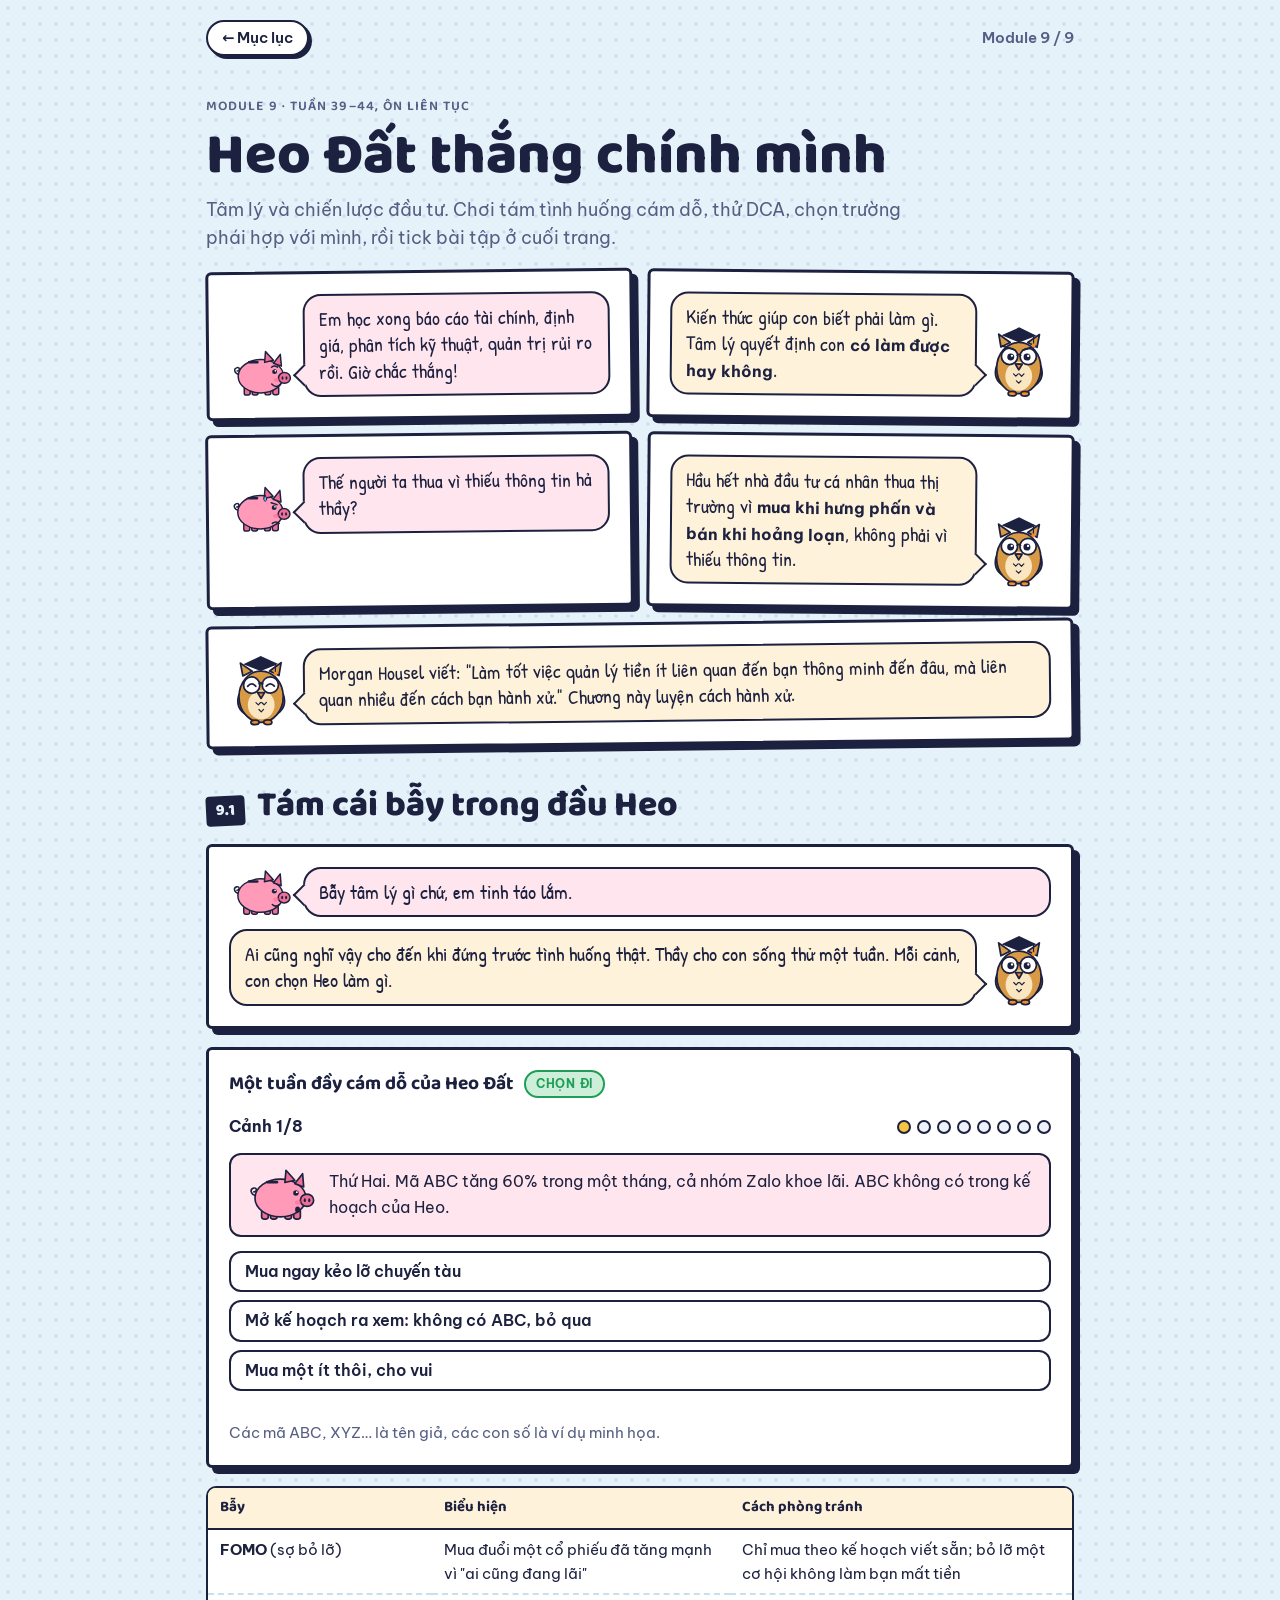
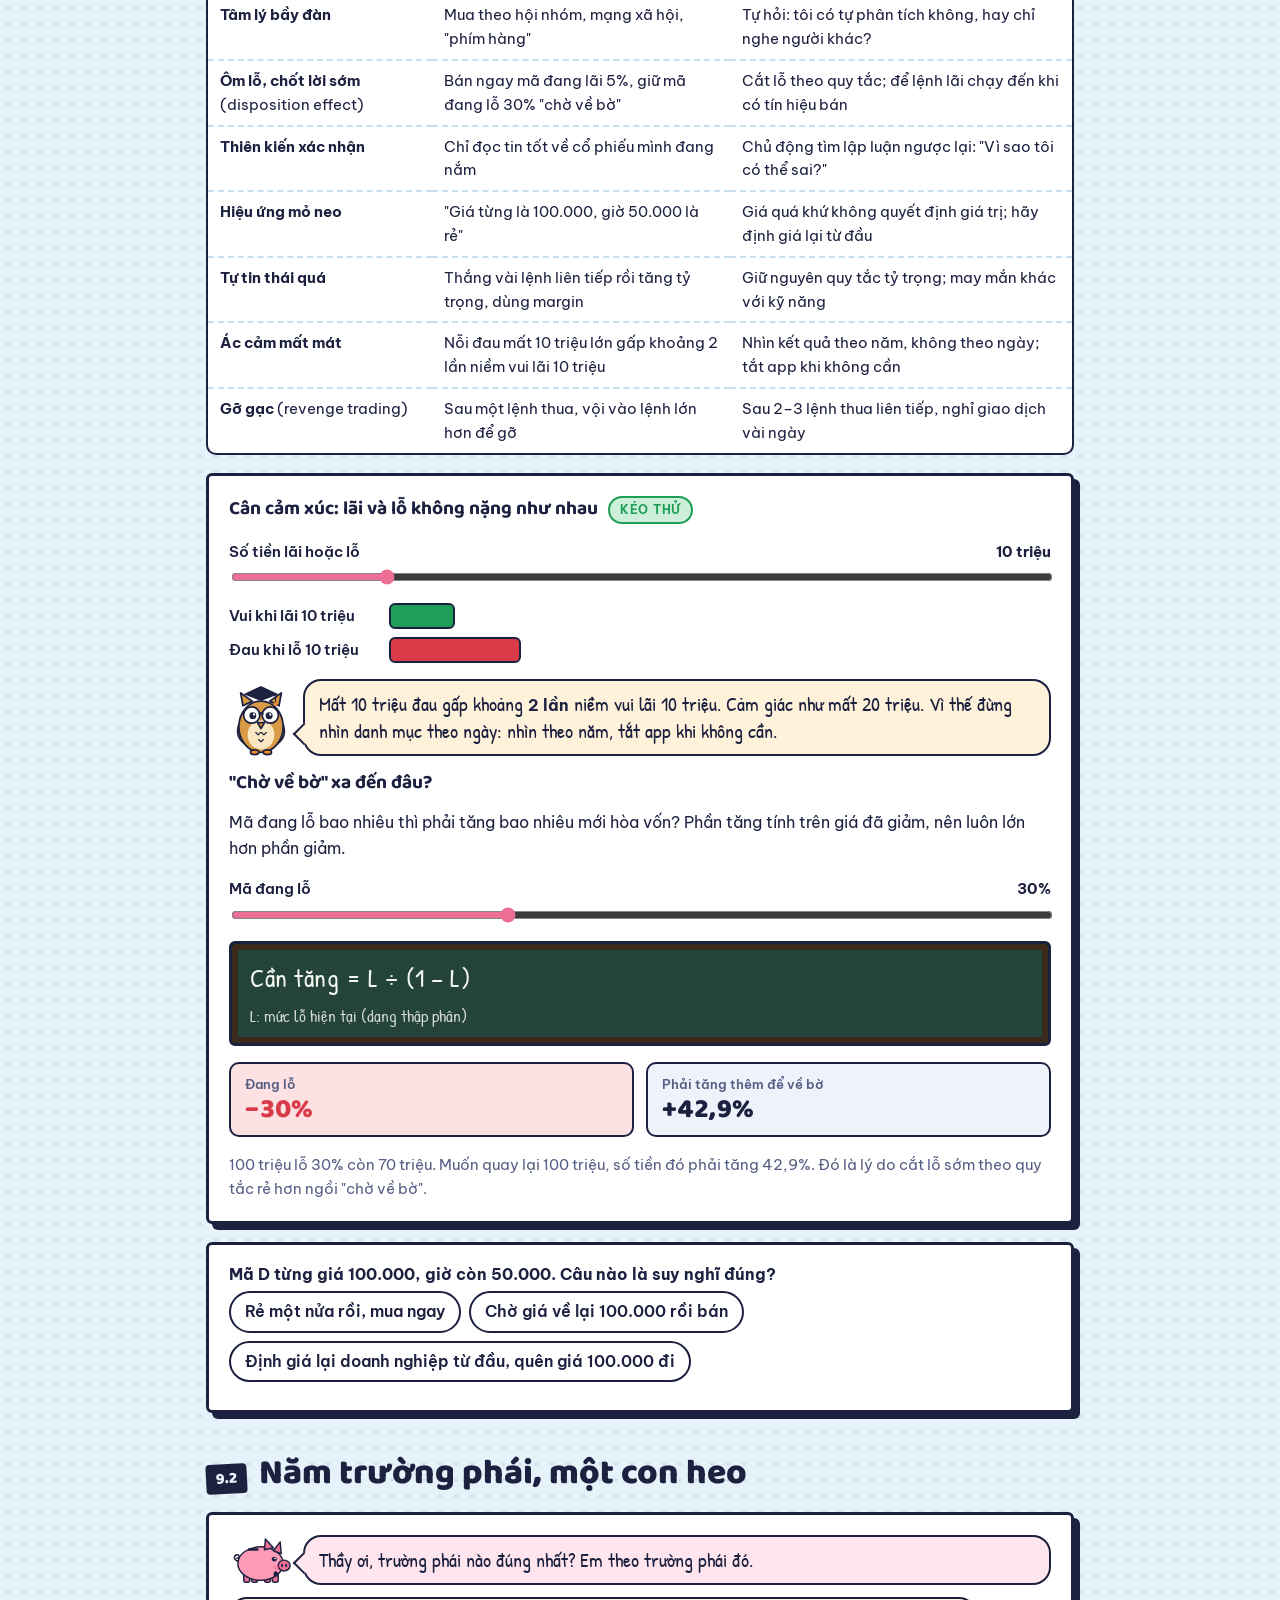
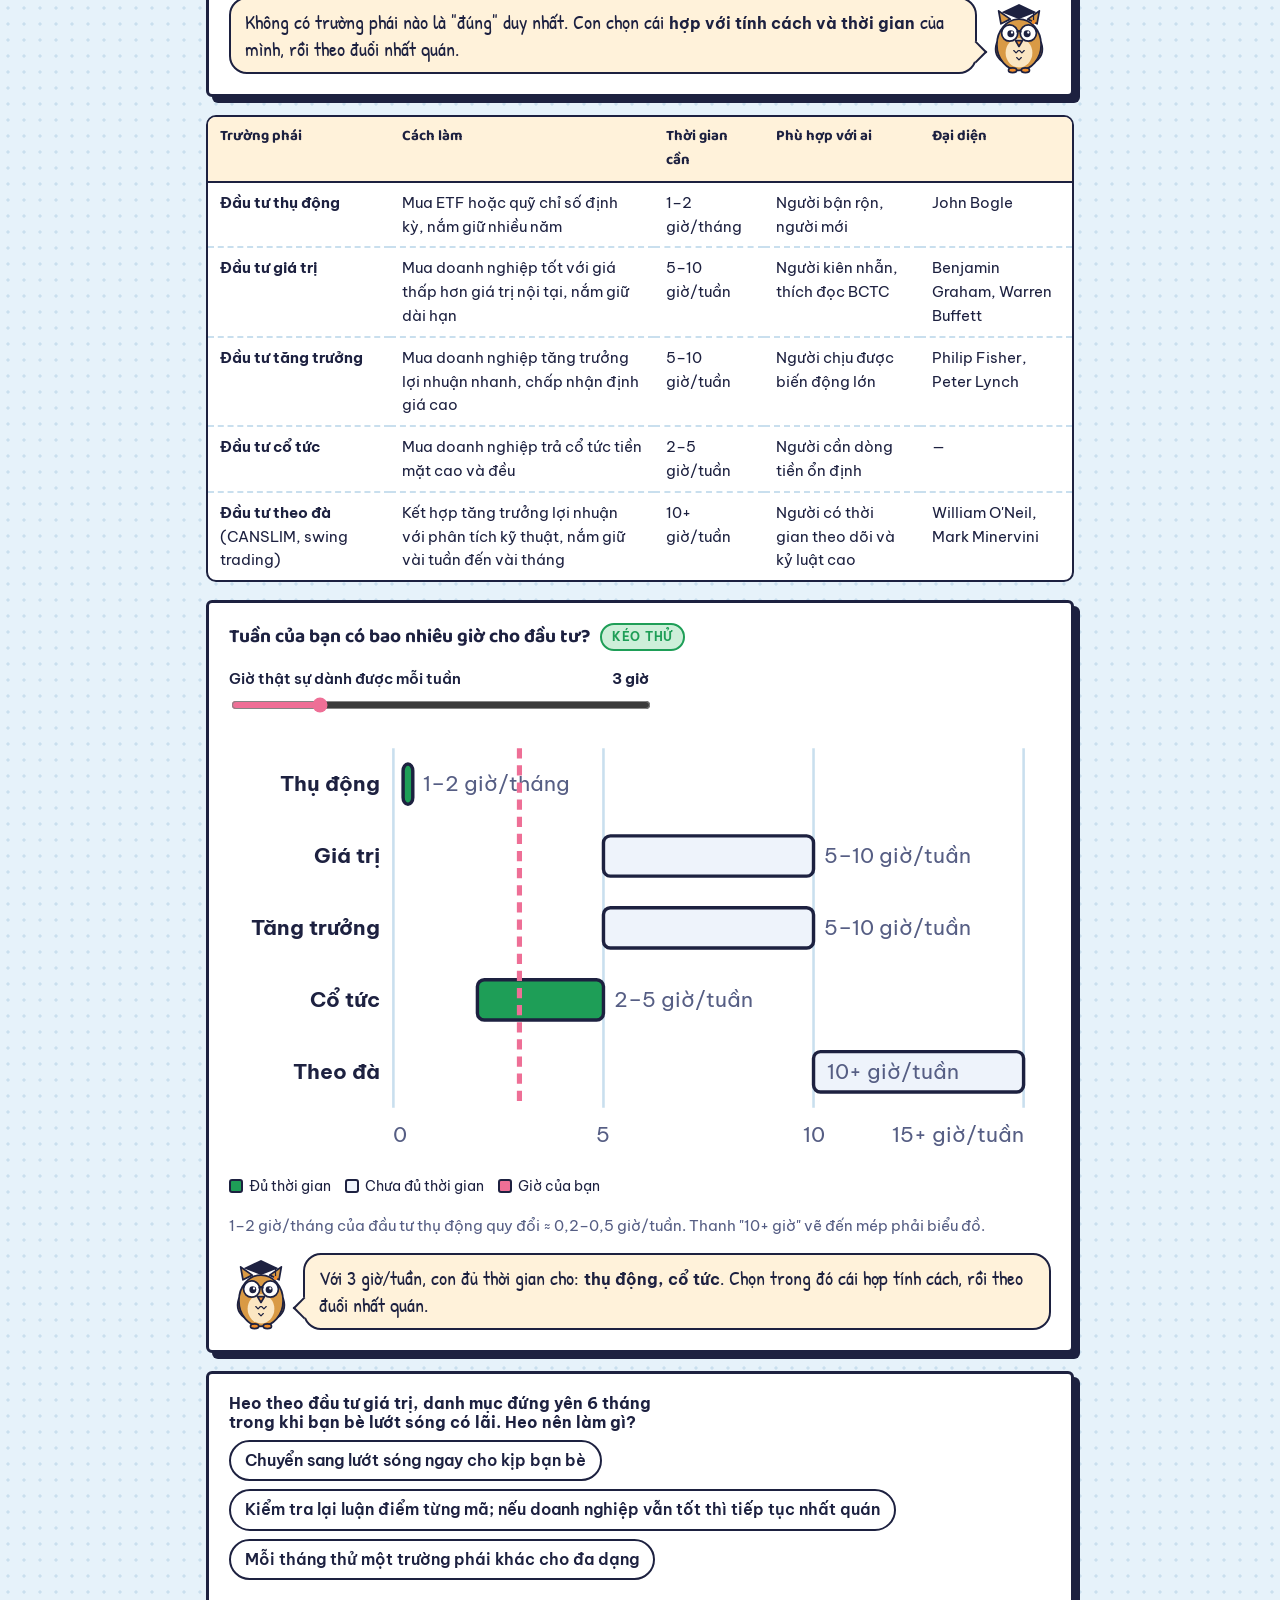
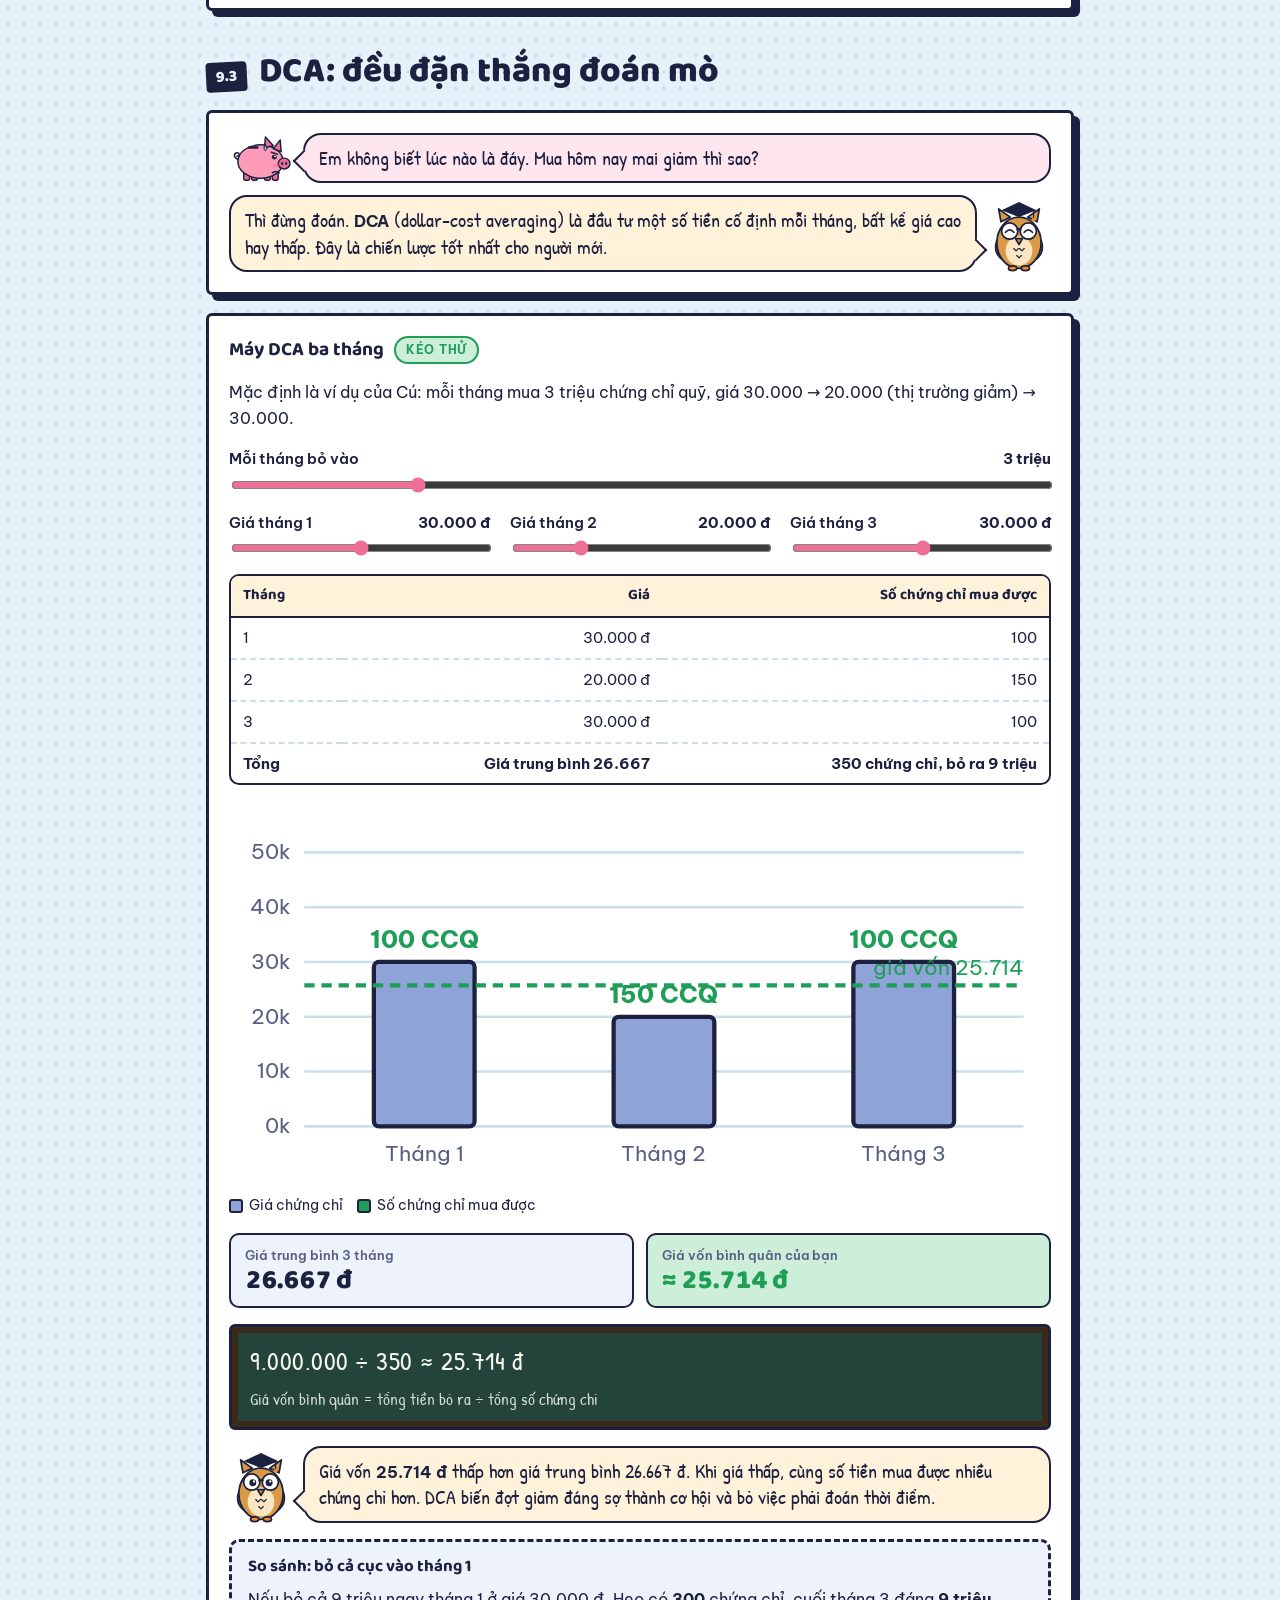
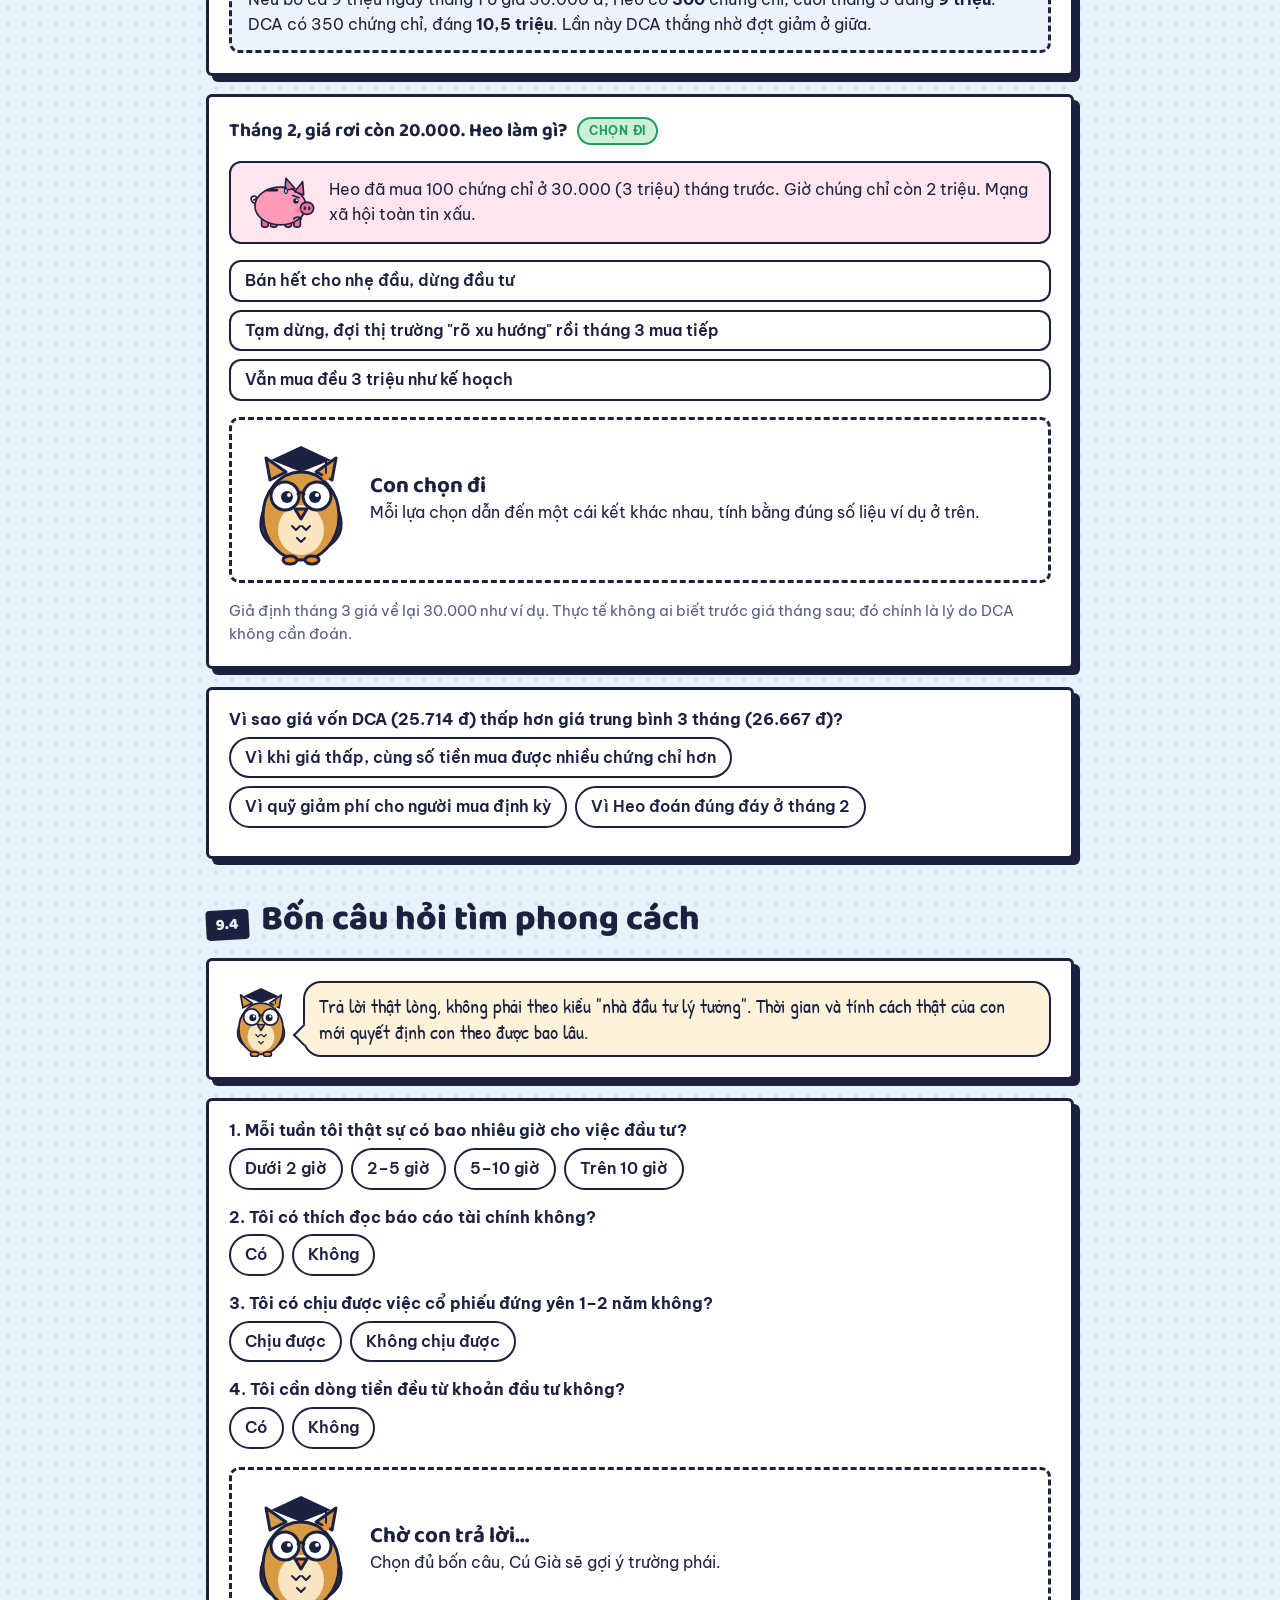
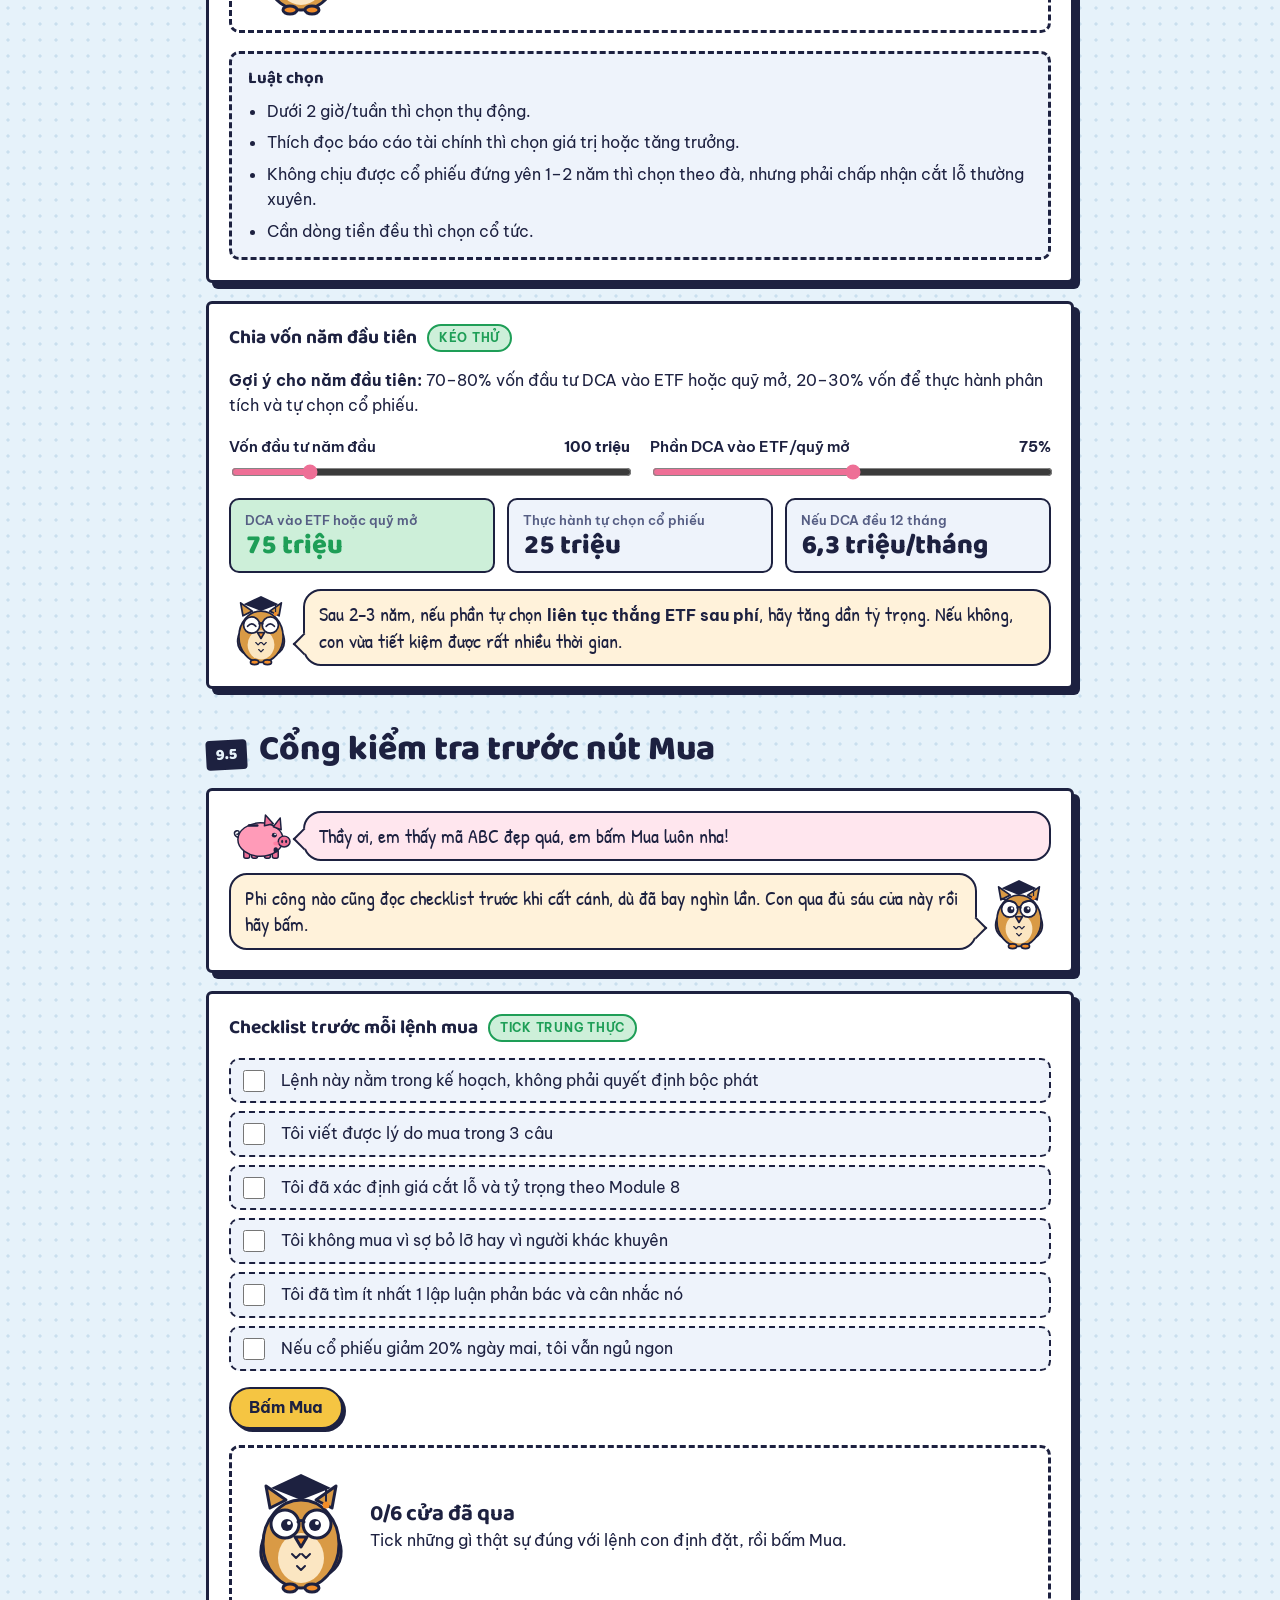
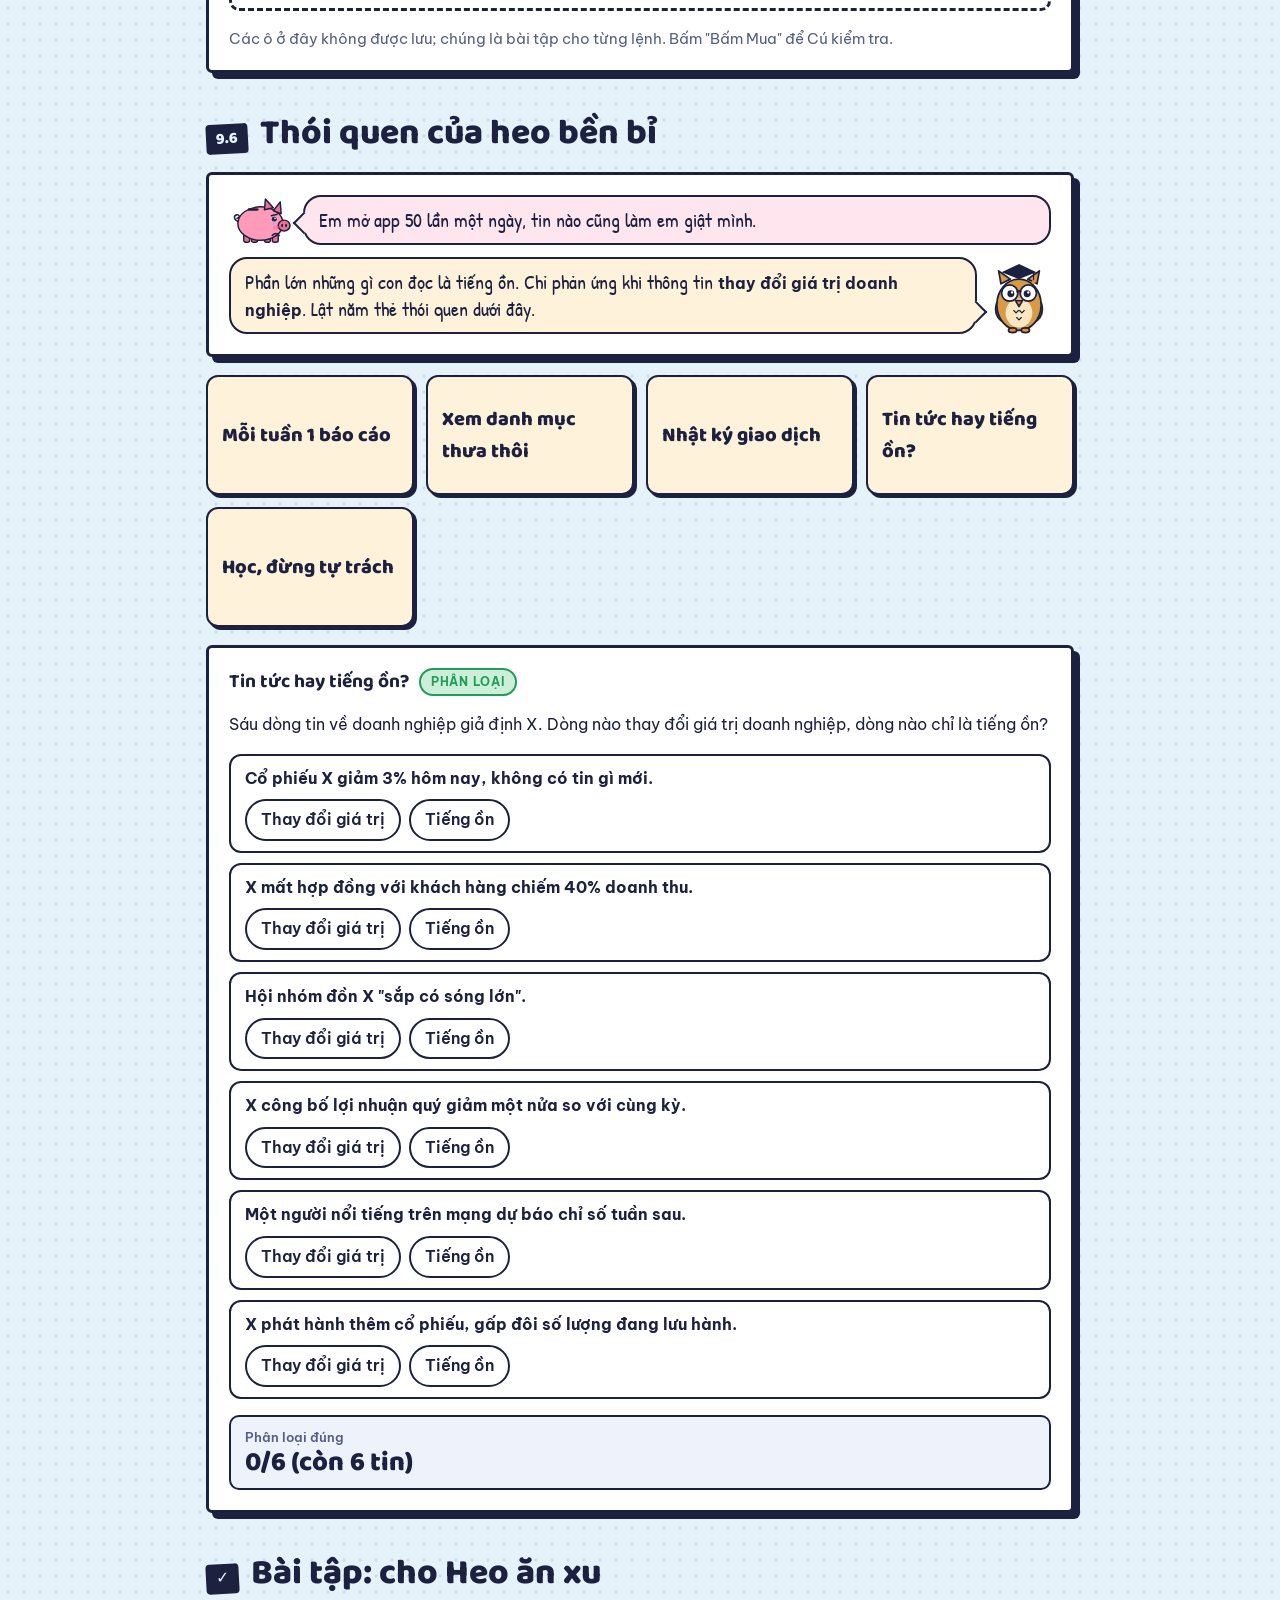
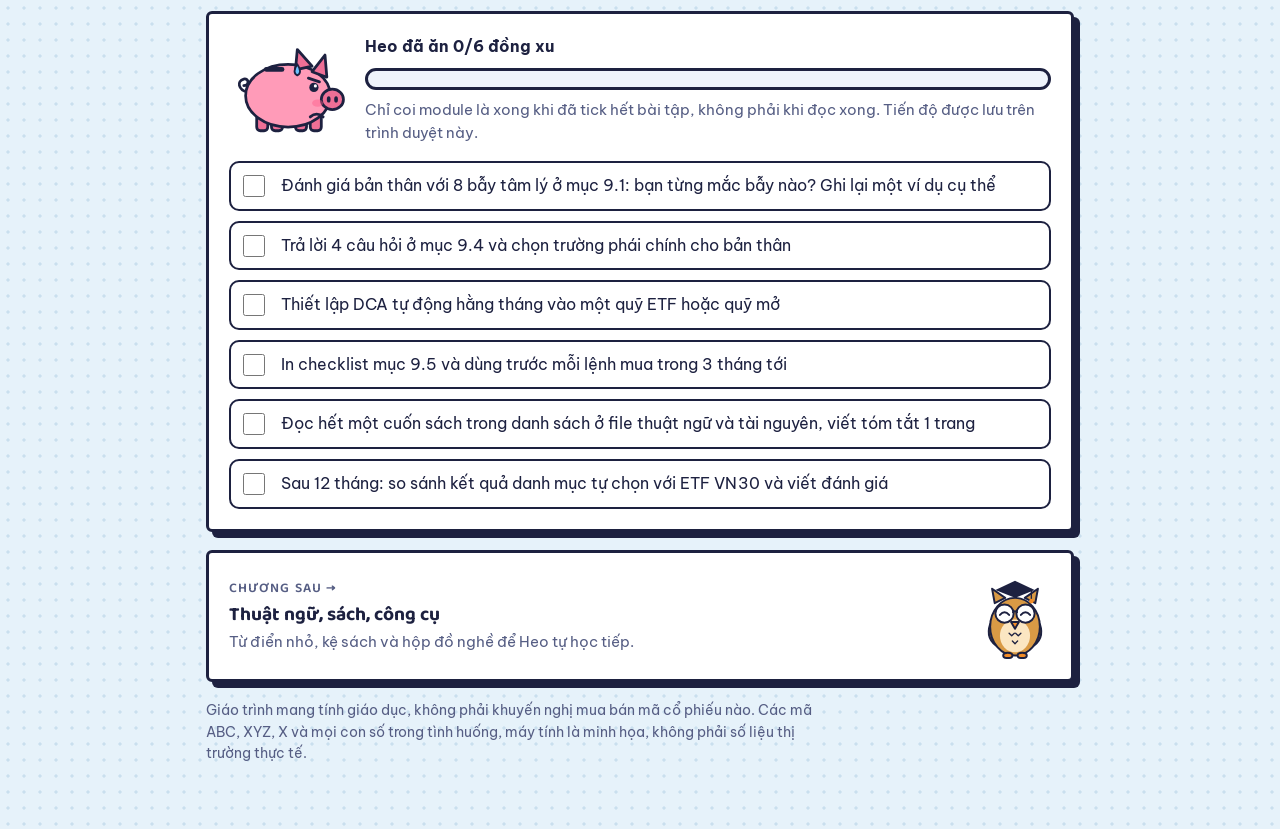
<file: 10-tam-ly-va-chien-luoc.html>
<!doctype html>
<html lang="vi">
<head>
<meta charset="utf-8">
<meta name="viewport" content="width=device-width, initial-scale=1, viewport-fit=cover">
<title>Heo Đất thắng chính mình</title>
<link rel="preconnect" href="https://fonts.googleapis.com">
<link rel="preconnect" href="https://fonts.gstatic.com" crossorigin>
<link rel="stylesheet" href="https://fonts.googleapis.com/css2?family=Baloo+2:wght@600;800&family=Be+Vietnam+Pro:wght@400;600;700&family=Patrick+Hand&display=swap">
<link rel="stylesheet" href="assets/truyen.css">
<style>
/* Riêng Module 9: trò chơi tình huống, cân cảm xúc, biểu đồ giờ/tuần, DCA, cổng checklist, phân loại tin */
.book > *, .chapter > * { min-width: 0; } /* bảng rộng cuộn trong .tbl-wrap, không đẩy trang */
.scene { display: grid; gap: 14px; }
.scene-top { display: flex; justify-content: space-between; align-items: center; gap: 10px; flex-wrap: wrap; }
.dots { display: flex; gap: 6px; flex-wrap: wrap; }
.dots i { width: 14px; height: 14px; border-radius: 50%; border: 2.5px solid var(--border); background: var(--chip); display: inline-block; }
.dots i.ok { background: var(--money); }
.dots i.bad { background: var(--warn); }
.dots i.now { background: var(--gold); }
.situ { border: 2.5px solid var(--border); border-radius: 12px; background: var(--bubble-pig); padding: 12px 14px; display: grid; grid-template-columns: 72px minmax(0, 1fr); gap: 12px; align-items: center; }
.choices { display: grid; gap: 8px; }
.choices .opt { border-radius: 12px; }
.choices .opt[disabled] { cursor: default; transform: none; }
.outcome { display: grid; gap: 10px; }
.btn {
  font: inherit; font-weight: 700; cursor: pointer; color: #1D2140; background: var(--gold);
  border: 2.5px solid var(--border); border-radius: 999px; padding: 6px 18px; box-shadow: 3px 3px 0 var(--hard); justify-self: start;
}
.btn:hover { transform: translateY(-2px); }
.btn.ghost { background: var(--panel); color: var(--ink); }

.feel { display: grid; gap: 8px; }
.feel-row { display: grid; grid-template-columns: 150px minmax(0, 1fr); gap: 10px; align-items: center; font-weight: 600; font-size: .92rem; }
.feel-bar { height: 26px; border: 2.5px solid var(--border); border-radius: 6px; transition: width .2s ease; min-width: 4px; }
@media (max-width: 480px) { .feel-row { grid-template-columns: 1fr; gap: 4px; } }

.price-ctl { display: grid; grid-template-columns: repeat(auto-fit, minmax(160px, 1fr)); gap: 12px 20px; }

.gate { list-style: none; margin: 0; padding: 0; display: grid; gap: 8px; }
.gate label { display: grid; grid-template-columns: 28px minmax(0, 1fr); gap: 10px; align-items: start; cursor: pointer; padding: 8px 12px; border: 2.5px dashed var(--border); border-radius: 10px; background: var(--chip); }
.gate input { width: 22px; height: 22px; margin: 2px 0 0; accent-color: var(--money); }
.gate input:checked + span { font-weight: 600; }

.sorter { display: grid; gap: 10px; }
.news { border: 2.5px solid var(--border); border-radius: 12px; padding: 10px 14px; display: grid; gap: 8px; background: var(--panel); }
.news.done-ok { background: var(--money-soft); border-color: var(--money); }
.news.done-bad { background: var(--warn-soft); border-color: var(--warn); }
.news p.h { font-weight: 700; }
</style>
</head>
<body>
<main class="book">

  <nav class="topnav"><a href="index.html">← Mục lục</a><span class="note">Module 9 / 9</span></nav>

  <!-- MỞ ĐẦU -->
  <header class="hero">
    <div class="hero-title">
      <span class="eyebrow">Module 9 · Tuần 39–44, ôn liên tục</span>
      <h1>Heo Đất thắng chính mình</h1>
      <p class="sub">Tâm lý và chiến lược đầu tư. Chơi tám tình huống cám dỗ, thử DCA, chọn trường phái hợp với mình, rồi tick bài tập ở cuối trang.</p>
    </div>
    <div class="strip">
      <div class="panel">
        <div class="say pig"><span class="char" data-char="pig:proud"></span><p class="bubble">Em học xong báo cáo tài chính, định giá, phân tích kỹ thuật, quản trị rủi ro rồi. Giờ chắc thắng!</p></div>
      </div>
      <div class="panel">
        <div class="say owl right"><p class="bubble">Kiến thức giúp con biết phải làm gì. Tâm lý quyết định con <b>có làm được hay không</b>.</p><span class="char" data-char="owl:stern"></span></div>
      </div>
      <div class="panel">
        <div class="say pig"><span class="char" data-char="pig:worried"></span><p class="bubble">Thế người ta thua vì thiếu thông tin hả thầy?</p></div>
      </div>
      <div class="panel">
        <div class="say owl right"><p class="bubble">Hầu hết nhà đầu tư cá nhân thua thị trường vì <b>mua khi hưng phấn và bán khi hoảng loạn</b>, không phải vì thiếu thông tin.</p><span class="char" data-char="owl:talk"></span></div>
      </div>
      <div class="panel wide">
        <div class="say owl"><span class="char" data-char="owl:smile"></span><p class="bubble">Morgan Housel viết: "Làm tốt việc quản lý tiền ít liên quan đến bạn thông minh đến đâu, mà liên quan nhiều đến cách bạn hành xử." Chương này luyện cách hành xử.</p></div>
      </div>
    </div>
  </header>

  <!-- 9.1 -->
  <section class="chapter" id="bay-tam-ly">
    <div class="chapter-head"><span class="tag">9.1</span><h2>Tám cái bẫy trong đầu Heo</h2></div>
    <div class="panel talk">
      <div class="say pig"><span class="char" data-char="pig:happy"></span><p class="bubble">Bẫy tâm lý gì chứ, em tỉnh táo lắm.</p></div>
      <div class="say owl right"><p class="bubble">Ai cũng nghĩ vậy cho đến khi đứng trước tình huống thật. Thầy cho con sống thử một tuần. Mỗi cảnh, con chọn Heo làm gì.</p><span class="char" data-char="owl:talk"></span></div>
    </div>

    <div class="panel toy">
      <div class="toy-title"><h3>Một tuần đầy cám dỗ của Heo Đất</h3><span class="pill">Chọn đi</span></div>
      <div class="scene" id="scene"></div>
      <p class="note">Các mã ABC, XYZ… là tên giả, các con số là ví dụ minh họa.</p>
    </div>

    <div class="tbl-wrap">
      <table class="tbl">
        <thead><tr><th>Bẫy</th><th>Biểu hiện</th><th>Cách phòng tránh</th></tr></thead>
        <tbody>
          <tr><td><b>FOMO</b> (sợ bỏ lỡ)</td><td>Mua đuổi một cổ phiếu đã tăng mạnh vì "ai cũng đang lãi"</td><td>Chỉ mua theo kế hoạch viết sẵn; bỏ lỡ một cơ hội không làm bạn mất tiền</td></tr>
          <tr><td><b>Tâm lý bầy đàn</b></td><td>Mua theo hội nhóm, mạng xã hội, "phím hàng"</td><td>Tự hỏi: tôi có tự phân tích không, hay chỉ nghe người khác?</td></tr>
          <tr><td><b>Ôm lỗ, chốt lời sớm</b> (disposition effect)</td><td>Bán ngay mã đang lãi 5%, giữ mã đang lỗ 30% "chờ về bờ"</td><td>Cắt lỗ theo quy tắc; để lệnh lãi chạy đến khi có tín hiệu bán</td></tr>
          <tr><td><b>Thiên kiến xác nhận</b></td><td>Chỉ đọc tin tốt về cổ phiếu mình đang nắm</td><td>Chủ động tìm lập luận ngược lại: "Vì sao tôi có thể sai?"</td></tr>
          <tr><td><b>Hiệu ứng mỏ neo</b></td><td>"Giá từng là 100.000, giờ 50.000 là rẻ"</td><td>Giá quá khứ không quyết định giá trị; hãy định giá lại từ đầu</td></tr>
          <tr><td><b>Tự tin thái quá</b></td><td>Thắng vài lệnh liên tiếp rồi tăng tỷ trọng, dùng margin</td><td>Giữ nguyên quy tắc tỷ trọng; may mắn khác với kỹ năng</td></tr>
          <tr><td><b>Ác cảm mất mát</b></td><td>Nỗi đau mất 10 triệu lớn gấp khoảng 2 lần niềm vui lãi 10 triệu</td><td>Nhìn kết quả theo năm, không theo ngày; tắt app khi không cần</td></tr>
          <tr><td><b>Gỡ gạc</b> (revenge trading)</td><td>Sau một lệnh thua, vội vào lệnh lớn hơn để gỡ</td><td>Sau 2–3 lệnh thua liên tiếp, nghỉ giao dịch vài ngày</td></tr>
        </tbody>
      </table>
    </div>

    <div class="panel toy">
      <div class="toy-title"><h3>Cân cảm xúc: lãi và lỗ không nặng như nhau</h3><span class="pill">Kéo thử</span></div>
      <div class="controls">
        <div class="ctl"><label for="laX">Số tiền lãi hoặc lỗ <output id="laXOut"></output></label><input id="laX" type="range" min="1" max="50" step="1" value="10"></div>
      </div>
      <div class="feel">
        <div class="feel-row"><span id="laJoyK"></span><div class="feel-bar" id="laJoy" style="background:var(--money)"></div></div>
        <div class="feel-row"><span id="laPainK"></span><div class="feel-bar" id="laPain" style="background:var(--warn)"></div></div>
      </div>
      <div class="say owl"><span class="char" data-char="owl:talk"></span><p class="bubble" id="laSay"></p></div>

      <div class="toy-title"><h3>"Chờ về bờ" xa đến đâu?</h3></div>
      <p>Mã đang lỗ bao nhiêu thì phải tăng bao nhiêu mới hòa vốn? Phần tăng tính trên giá đã giảm, nên luôn lớn hơn phần giảm.</p>
      <div class="controls">
        <div class="ctl"><label for="rcL">Mã đang lỗ <output id="rcLOut"></output></label><input id="rcL" type="range" min="5" max="80" step="5" value="30"></div>
      </div>
      <div class="chalk"><span class="f">Cần tăng = L ÷ (1 − L)</span><small>L: mức lỗ hiện tại (dạng thập phân)</small></div>
      <div class="result">
        <div class="stat warn"><div class="k">Đang lỗ</div><div class="v" id="rcLoss"></div></div>
        <div class="stat"><div class="k">Phải tăng thêm để về bờ</div><div class="v" id="rcNeed"></div></div>
      </div>
      <p class="note" id="rcNote"></p>
    </div>

    <div class="panel quiz">
      <div class="mcq q" data-answer="2" data-right="Đúng. Giá quá khứ không quyết định giá trị. 50.000 rẻ hay đắt phụ thuộc vào doanh nghiệp bây giờ, nên phải định giá lại từ đầu." data-wrong="Đó là hiệu ứng mỏ neo: lấy giá cũ làm thước đo. Giá từng là 100.000 không nói gì về giá trị hiện tại.">
        <h3>Mã D từng giá 100.000, giờ còn 50.000. Câu nào là suy nghĩ đúng?</h3>
        <div class="opts">
          <button class="opt" type="button">Rẻ một nửa rồi, mua ngay</button>
          <button class="opt" type="button">Chờ giá về lại 100.000 rồi bán</button>
          <button class="opt" type="button">Định giá lại doanh nghiệp từ đầu, quên giá 100.000 đi</button>
        </div>
      </div>
    </div>
  </section>

  <!-- 9.2 -->
  <section class="chapter" id="truong-phai">
    <div class="chapter-head"><span class="tag">9.2</span><h2>Năm trường phái, một con heo</h2></div>
    <div class="panel talk">
      <div class="say pig"><span class="char" data-char="pig:wow"></span><p class="bubble">Thầy ơi, trường phái nào đúng nhất? Em theo trường phái đó.</p></div>
      <div class="say owl right"><p class="bubble">Không có trường phái nào là "đúng" duy nhất. Con chọn cái <b>hợp với tính cách và thời gian</b> của mình, rồi theo đuổi nhất quán.</p><span class="char" data-char="owl:talk"></span></div>
    </div>

    <div class="tbl-wrap">
      <table class="tbl">
        <thead><tr><th>Trường phái</th><th>Cách làm</th><th>Thời gian cần</th><th>Phù hợp với ai</th><th>Đại diện</th></tr></thead>
        <tbody>
          <tr><td><b>Đầu tư thụ động</b></td><td>Mua ETF hoặc quỹ chỉ số định kỳ, nắm giữ nhiều năm</td><td>1–2 giờ/tháng</td><td>Người bận rộn, người mới</td><td>John Bogle</td></tr>
          <tr><td><b>Đầu tư giá trị</b></td><td>Mua doanh nghiệp tốt với giá thấp hơn giá trị nội tại, nắm giữ dài hạn</td><td>5–10 giờ/tuần</td><td>Người kiên nhẫn, thích đọc BCTC</td><td>Benjamin Graham, Warren Buffett</td></tr>
          <tr><td><b>Đầu tư tăng trưởng</b></td><td>Mua doanh nghiệp tăng trưởng lợi nhuận nhanh, chấp nhận định giá cao</td><td>5–10 giờ/tuần</td><td>Người chịu được biến động lớn</td><td>Philip Fisher, Peter Lynch</td></tr>
          <tr><td><b>Đầu tư cổ tức</b></td><td>Mua doanh nghiệp trả cổ tức tiền mặt cao và đều</td><td>2–5 giờ/tuần</td><td>Người cần dòng tiền ổn định</td><td>—</td></tr>
          <tr><td><b>Đầu tư theo đà</b> (CANSLIM, swing trading)</td><td>Kết hợp tăng trưởng lợi nhuận với phân tích kỹ thuật, nắm giữ vài tuần đến vài tháng</td><td>10+ giờ/tuần</td><td>Người có thời gian theo dõi và kỷ luật cao</td><td>William O'Neil, Mark Minervini</td></tr>
        </tbody>
      </table>
    </div>

    <div class="panel toy">
      <div class="toy-title"><h3>Tuần của bạn có bao nhiêu giờ cho đầu tư?</h3><span class="pill">Kéo thử</span></div>
      <div class="ctl" style="max-width:420px"><label for="hrs">Giờ thật sự dành được mỗi tuần <output id="hrsOut"></output></label><input id="hrs" type="range" min="0" max="15" step="0.5" value="3"></div>
      <div class="chart-box"><svg id="hrsChart" viewBox="0 0 480 250" role="img" aria-label="Thời gian mỗi tuần mà từng trường phái cần"></svg></div>
      <div class="legend"><span><i style="background:var(--money)"></i>Đủ thời gian</span><span><i style="background:var(--chip)"></i>Chưa đủ thời gian</span><span><i style="background:var(--pig-deep)"></i>Giờ của bạn</span></div>
      <p class="note">1–2 giờ/tháng của đầu tư thụ động quy đổi ≈ 0,2–0,5 giờ/tuần. Thanh "10+ giờ" vẽ đến mép phải biểu đồ.</p>
      <div class="say owl"><span class="char" data-char="owl:talk"></span><p class="bubble" id="hrsSay"></p></div>
    </div>

    <div class="panel quiz">
      <div class="mcq q" data-answer="1" data-right="Đúng. Người đổi phong cách mỗi khi thua lỗ thường thua ở tất cả các phong cách. Giai đoạn kém là một phần của mọi trường phái." data-wrong="Chưa đúng. Đổi phong cách mỗi khi thua lỗ khiến Heo không bao giờ đi đủ xa với phong cách nào, và thường thua cả ở tất cả các phong cách.">
        <h3>Heo theo đầu tư giá trị, danh mục đứng yên 6 tháng trong khi bạn bè lướt sóng có lãi. Heo nên làm gì?</h3>
        <div class="opts">
          <button class="opt" type="button">Chuyển sang lướt sóng ngay cho kịp bạn bè</button>
          <button class="opt" type="button">Kiểm tra lại luận điểm từng mã; nếu doanh nghiệp vẫn tốt thì tiếp tục nhất quán</button>
          <button class="opt" type="button">Mỗi tháng thử một trường phái khác cho đa dạng</button>
        </div>
      </div>
    </div>
  </section>

  <!-- 9.3 -->
  <section class="chapter" id="dca">
    <div class="chapter-head"><span class="tag">9.3</span><h2>DCA: đều đặn thắng đoán mò</h2></div>
    <div class="panel talk">
      <div class="say pig"><span class="char" data-char="pig:worried"></span><p class="bubble">Em không biết lúc nào là đáy. Mua hôm nay mai giảm thì sao?</p></div>
      <div class="say owl right"><p class="bubble">Thì đừng đoán. <b>DCA</b> (dollar-cost averaging) là đầu tư một số tiền cố định mỗi tháng, bất kể giá cao hay thấp. Đây là chiến lược tốt nhất cho người mới.</p><span class="char" data-char="owl:smile"></span></div>
    </div>

    <div class="panel toy">
      <div class="toy-title"><h3>Máy DCA ba tháng</h3><span class="pill">Kéo thử</span></div>
      <p>Mặc định là ví dụ của Cú: mỗi tháng mua 3 triệu chứng chỉ quỹ, giá 30.000 → 20.000 (thị trường giảm) → 30.000.</p>
      <div class="controls">
        <div class="ctl"><label for="dcaM">Mỗi tháng bỏ vào <output id="dcaMOut"></output></label><input id="dcaM" type="range" min="1" max="10" step="1" value="3"></div>
      </div>
      <div class="price-ctl">
        <div class="ctl"><label for="p1">Giá tháng 1 <output id="p1Out"></output></label><input id="p1" type="range" min="10000" max="50000" step="1000" value="30000"></div>
        <div class="ctl"><label for="p2">Giá tháng 2 <output id="p2Out"></output></label><input id="p2" type="range" min="10000" max="50000" step="1000" value="20000"></div>
        <div class="ctl"><label for="p3">Giá tháng 3 <output id="p3Out"></output></label><input id="p3" type="range" min="10000" max="50000" step="1000" value="30000"></div>
      </div>
      <div class="tbl-wrap">
        <table class="tbl">
          <thead><tr><th>Tháng</th><th class="r">Giá</th><th class="r">Số chứng chỉ mua được</th></tr></thead>
          <tbody id="dcaRows"></tbody>
        </table>
      </div>
      <div class="chart-box"><svg id="dcaChart" viewBox="0 0 480 220" role="img" aria-label="Giá mỗi tháng và số chứng chỉ mua được"></svg></div>
      <div class="legend"><span><i style="background:var(--save)"></i>Giá chứng chỉ</span><span><i style="background:var(--money)"></i>Số chứng chỉ mua được</span></div>
      <div class="result">
        <div class="stat"><div class="k">Giá trung bình 3 tháng</div><div class="v" id="dcaAvgP"></div></div>
        <div class="stat money" id="dcaCostBox"><div class="k">Giá vốn bình quân của bạn</div><div class="v" id="dcaCost"></div></div>
      </div>
      <div class="chalk"><span class="f" id="dcaFormula"></span><small>Giá vốn bình quân = tổng tiền bỏ ra ÷ tổng số chứng chỉ</small></div>
      <div class="say owl"><span class="char" data-char="owl:talk"></span><p class="bubble" id="dcaSay"></p></div>
      <div class="callout">
        <strong>So sánh: bỏ cả cục vào tháng 1</strong>
        <p id="lumpTxt"></p>
      </div>
    </div>

    <div class="panel toy">
      <div class="toy-title"><h3>Tháng 2, giá rơi còn 20.000. Heo làm gì?</h3><span class="pill">Chọn đi</span></div>
      <div class="situ"><span class="char" data-char="pig:worried"></span><p>Heo đã mua 100 chứng chỉ ở 30.000 (3 triệu) tháng trước. Giờ chúng chỉ còn 2 triệu. Mạng xã hội toàn tin xấu.</p></div>
      <div class="choices" id="panicOpts">
        <button class="opt" type="button" data-k="0">Bán hết cho nhẹ đầu, dừng đầu tư</button>
        <button class="opt" type="button" data-k="1">Tạm dừng, đợi thị trường "rõ xu hướng" rồi tháng 3 mua tiếp</button>
        <button class="opt" type="button" data-k="2">Vẫn mua đều 3 triệu như kế hoạch</button>
      </div>
      <div class="verdict" id="panicOut"></div>
      <p class="note">Giả định tháng 3 giá về lại 30.000 như ví dụ. Thực tế không ai biết trước giá tháng sau; đó chính là lý do DCA không cần đoán.</p>
    </div>

    <div class="panel quiz">
      <div class="mcq q" data-answer="0" data-right="Chính xác. Cùng 3 triệu, tháng giá 20.000 mua được 150 chứng chỉ thay vì 100. Tháng giá thấp chiếm nhiều chứng chỉ hơn nên kéo giá vốn xuống." data-wrong="Chưa đúng. Bí mật nằm ở số lượng: khi giá thấp, cùng số tiền mua được nhiều chứng chỉ hơn.">
        <h3>Vì sao giá vốn DCA (25.714 đ) thấp hơn giá trung bình 3 tháng (26.667 đ)?</h3>
        <div class="opts">
          <button class="opt" type="button">Vì khi giá thấp, cùng số tiền mua được nhiều chứng chỉ hơn</button>
          <button class="opt" type="button">Vì quỹ giảm phí cho người mua định kỳ</button>
          <button class="opt" type="button">Vì Heo đoán đúng đáy ở tháng 2</button>
        </div>
      </div>
    </div>
  </section>

  <!-- 9.4 -->
  <section class="chapter" id="phong-cach">
    <div class="chapter-head"><span class="tag">9.4</span><h2>Bốn câu hỏi tìm phong cách</h2></div>
    <div class="panel talk">
      <div class="say owl"><span class="char" data-char="owl:talk"></span><p class="bubble">Trả lời thật lòng, không phải theo kiểu "nhà đầu tư lý tưởng". Thời gian và tính cách thật của con mới quyết định con theo được bao lâu.</p></div>
    </div>
    <div class="panel quiz">
      <div class="q" data-s="hours">
        <h3>1. Mỗi tuần tôi thật sự có bao nhiêu giờ cho việc đầu tư?</h3>
        <div class="opts">
          <button class="opt" type="button" data-v="0">Dưới 2 giờ</button>
          <button class="opt" type="button" data-v="1">2–5 giờ</button>
          <button class="opt" type="button" data-v="2">5–10 giờ</button>
          <button class="opt" type="button" data-v="3">Trên 10 giờ</button>
        </div>
      </div>
      <div class="q" data-s="bctc">
        <h3>2. Tôi có thích đọc báo cáo tài chính không?</h3>
        <div class="opts"><button class="opt" type="button" data-v="1">Có</button><button class="opt" type="button" data-v="0">Không</button></div>
      </div>
      <div class="q" data-s="still">
        <h3>3. Tôi có chịu được việc cổ phiếu đứng yên 1–2 năm không?</h3>
        <div class="opts"><button class="opt" type="button" data-v="1">Chịu được</button><button class="opt" type="button" data-v="0">Không chịu được</button></div>
      </div>
      <div class="q" data-s="cash">
        <h3>4. Tôi cần dòng tiền đều từ khoản đầu tư không?</h3>
        <div class="opts"><button class="opt" type="button" data-v="1">Có</button><button class="opt" type="button" data-v="0">Không</button></div>
      </div>
      <div class="verdict" id="styleOut"></div>
      <div class="callout">
        <strong>Luật chọn</strong>
        <ul class="plain">
          <li>Dưới 2 giờ/tuần thì chọn thụ động.</li>
          <li>Thích đọc báo cáo tài chính thì chọn giá trị hoặc tăng trưởng.</li>
          <li>Không chịu được cổ phiếu đứng yên 1–2 năm thì chọn theo đà, nhưng phải chấp nhận cắt lỗ thường xuyên.</li>
          <li>Cần dòng tiền đều thì chọn cổ tức.</li>
        </ul>
      </div>
    </div>

    <div class="panel toy">
      <div class="toy-title"><h3>Chia vốn năm đầu tiên</h3><span class="pill">Kéo thử</span></div>
      <p><b>Gợi ý cho năm đầu tiên:</b> 70–80% vốn đầu tư DCA vào ETF hoặc quỹ mở, 20–30% vốn để thực hành phân tích và tự chọn cổ phiếu.</p>
      <div class="controls">
        <div class="ctl"><label for="capV">Vốn đầu tư năm đầu <output id="capVOut"></output></label><input id="capV" type="range" min="10" max="500" step="10" value="100"></div>
        <div class="ctl"><label for="capP">Phần DCA vào ETF/quỹ mở <output id="capPOut"></output></label><input id="capP" type="range" min="70" max="80" step="1" value="75"></div>
      </div>
      <div class="result">
        <div class="stat money"><div class="k">DCA vào ETF hoặc quỹ mở</div><div class="v" id="capEtf"></div></div>
        <div class="stat"><div class="k">Thực hành tự chọn cổ phiếu</div><div class="v" id="capSelf"></div></div>
        <div class="stat"><div class="k">Nếu DCA đều 12 tháng</div><div class="v" id="capMonth"></div></div>
      </div>
      <div class="say owl"><span class="char" data-char="owl:smile"></span><p class="bubble">Sau 2–3 năm, nếu phần tự chọn <b>liên tục thắng ETF sau phí</b>, hãy tăng dần tỷ trọng. Nếu không, con vừa tiết kiệm được rất nhiều thời gian.</p></div>
    </div>
  </section>

  <!-- 9.5 -->
  <section class="chapter" id="checklist">
    <div class="chapter-head"><span class="tag">9.5</span><h2>Cổng kiểm tra trước nút Mua</h2></div>
    <div class="panel talk">
      <div class="say pig"><span class="char" data-char="pig:wow"></span><p class="bubble">Thầy ơi, em thấy mã ABC đẹp quá, em bấm Mua luôn nha!</p></div>
      <div class="say owl right"><p class="bubble">Phi công nào cũng đọc checklist trước khi cất cánh, dù đã bay nghìn lần. Con qua đủ sáu cửa này rồi hãy bấm.</p><span class="char" data-char="owl:stern"></span></div>
    </div>
    <div class="panel toy">
      <div class="toy-title"><h3>Checklist trước mỗi lệnh mua</h3><span class="pill">Tick trung thực</span></div>
      <ul class="gate" id="gate">
        <li><label><input type="checkbox"><span>Lệnh này nằm trong kế hoạch, không phải quyết định bộc phát</span></label></li>
        <li><label><input type="checkbox"><span>Tôi viết được lý do mua trong 3 câu</span></label></li>
        <li><label><input type="checkbox"><span>Tôi đã xác định giá cắt lỗ và tỷ trọng theo Module 8</span></label></li>
        <li><label><input type="checkbox"><span>Tôi không mua vì sợ bỏ lỡ hay vì người khác khuyên</span></label></li>
        <li><label><input type="checkbox"><span>Tôi đã tìm ít nhất 1 lập luận phản bác và cân nhắc nó</span></label></li>
        <li><label><input type="checkbox"><span>Nếu cổ phiếu giảm 20% ngày mai, tôi vẫn ngủ ngon</span></label></li>
      </ul>
      <button class="btn" type="button" id="gateBtn">Bấm Mua</button>
      <div class="verdict" id="gateOut"></div>
      <p class="note">Các ô ở đây không được lưu; chúng là bài tập cho từng lệnh. Bấm "Bấm Mua" để Cú kiểm tra.</p>
    </div>
  </section>

  <!-- 9.6 -->
  <section class="chapter" id="thoi-quen">
    <div class="chapter-head"><span class="tag">9.6</span><h2>Thói quen của heo bền bỉ</h2></div>
    <div class="panel talk">
      <div class="say pig"><span class="char" data-char="pig:sad"></span><p class="bubble">Em mở app 50 lần một ngày, tin nào cũng làm em giật mình.</p></div>
      <div class="say owl right"><p class="bubble">Phần lớn những gì con đọc là tiếng ồn. Chỉ phản ứng khi thông tin <b>thay đổi giá trị doanh nghiệp</b>. Lật năm thẻ thói quen dưới đây.</p><span class="char" data-char="owl:talk"></span></div>
    </div>
    <div class="cards">
      <button class="flip" type="button"><span class="front">Mỗi tuần 1 báo cáo</span><span class="back">Đọc 1 báo cáo thường niên hoặc BCTC mỗi tuần.</span></button>
      <button class="flip" type="button"><span class="front">Xem danh mục thưa thôi</span><span class="back">Xem lại danh mục mỗi tuần một lần, không phải mỗi giờ.</span></button>
      <button class="flip" type="button"><span class="front">Nhật ký giao dịch</span><span class="back">Viết nhật ký mỗi lần giao dịch, đánh giá lại mỗi quý.</span></button>
      <button class="flip" type="button"><span class="front">Tin tức hay tiếng ồn?</span><span class="back">Tách biệt tin tức và tiếng ồn: chỉ phản ứng khi thông tin thay đổi giá trị doanh nghiệp.</span></button>
      <button class="flip" type="button"><span class="front">Học, đừng tự trách</span><span class="back">Học từ sai lầm của chính mình, không tự trách bản thân.</span></button>
    </div>
    <div class="panel toy">
      <div class="toy-title"><h3>Tin tức hay tiếng ồn?</h3><span class="pill">Phân loại</span></div>
      <p>Sáu dòng tin về doanh nghiệp giả định X. Dòng nào thay đổi giá trị doanh nghiệp, dòng nào chỉ là tiếng ồn?</p>
      <div class="sorter" id="sorter"></div>
      <div class="result"><div class="stat" id="sortBox"><div class="k">Phân loại đúng</div><div class="v" id="sortScore"></div></div></div>
    </div>
  </section>

  <!-- BÀI TẬP -->
  <section class="chapter" id="bai-tap">
    <div class="chapter-head"><span class="tag">✓</span><h2>Bài tập: cho Heo ăn xu</h2></div>
    <div class="panel toy">
      <div class="feed">
        <span class="char" id="feedPig"></span>
        <div class="stack" style="gap:8px">
          <strong id="feedText"></strong>
          <div class="bar" aria-hidden="true"><div id="feedBar"></div></div>
          <span class="note">Chỉ coi module là xong khi đã tick hết bài tập, không phải khi đọc xong. Tiến độ được lưu trên trình duyệt này.</span>
        </div>
      </div>
      <ul class="tasks" id="tasks" data-module="10">
        <li><label><input type="checkbox" id="t1"><span>Đánh giá bản thân với 8 bẫy tâm lý ở mục 9.1: bạn từng mắc bẫy nào? Ghi lại một ví dụ cụ thể</span></label></li>
        <li><label><input type="checkbox" id="t2"><span>Trả lời 4 câu hỏi ở mục 9.4 và chọn trường phái chính cho bản thân</span></label></li>
        <li><label><input type="checkbox" id="t3"><span>Thiết lập DCA tự động hằng tháng vào một quỹ ETF hoặc quỹ mở</span></label></li>
        <li><label><input type="checkbox" id="t4"><span>In checklist mục 9.5 và dùng trước mỗi lệnh mua trong 3 tháng tới</span></label></li>
        <li><label><input type="checkbox" id="t5"><span>Đọc hết một cuốn sách trong danh sách ở file thuật ngữ và tài nguyên, viết tóm tắt 1 trang</span></label></li>
        <li><label><input type="checkbox" id="t6"><span>Sau 12 tháng: so sánh kết quả danh mục tự chọn với ETF VN30 và viết đánh giá</span></label></li>
      </ul>
    </div>
    <a class="panel next" href="11-thuat-ngu-va-tai-nguyen.html">
      <div class="stack" style="gap:4px">
        <span class="eyebrow">Chương sau →</span>
        <h3>Thuật ngữ, sách, công cụ</h3>
        <span class="note">Từ điển nhỏ, kệ sách và hộp đồ nghề để Heo tự học tiếp.</span>
      </div>
      <span class="char bob" data-char="owl:smile" style="width:72px"></span>
    </a>
    <p class="disclaimer">Giáo trình mang tính giáo dục, không phải khuyến nghị mua bán mã cổ phiếu nào. Các mã ABC, XYZ, X và mọi con số trong tình huống, máy tính là minh họa, không phải số liệu thị trường thực tế.</p>
  </section>
</main>

<script src="assets/truyen.js"></script>
<script>
(function () {
  var T = Truyen, $ = T.$, money = T.money, pct = T.pct, trim = T.trim, num = T.num;
  function vnd(v) { return num(v, 0) + ' đ'; }

  // ---------- 9.1 trò chơi tình huống ----------
  var scenes = [
    { trap: 'FOMO (sợ bỏ lỡ)', fix: 'Chỉ mua theo kế hoạch viết sẵn; bỏ lỡ một cơ hội không làm bạn mất tiền.',
      s: 'Thứ Hai. Mã ABC tăng 60% trong một tháng, cả nhóm Zalo khoe lãi. ABC không có trong kế hoạch của Heo.',
      c: [
        { t: 'Mua ngay kẻo lỡ chuyến tàu', ok: false, r: 'Heo mua đuổi ở vùng giá đã tăng mạnh mà không biết vì sao nó tăng. Khi đợt tăng dừng lại, Heo không có kế hoạch nào để biết lúc nào bán.' },
        { t: 'Mở kế hoạch ra xem: không có ABC, bỏ qua', ok: true, r: 'Heo bỏ lỡ một cơ hội, nhưng bỏ lỡ không làm Heo mất đồng nào. Tiền vẫn ở đó cho kế hoạch thật.' },
        { t: 'Mua một ít thôi, cho vui', ok: false, r: '"Một ít cho vui" vẫn là quyết định bộc phát. Lần sau "một ít" sẽ lớn hơn.' }
      ] },
    { trap: 'Tâm lý bầy đàn', fix: 'Tự hỏi: tôi có tự phân tích không, hay chỉ nghe người khác?',
      s: 'Thứ Ba. Một kênh "phím hàng" có 50.000 người theo dõi hô mã XYZ "x2 trong tháng".',
      c: [
        { t: 'Nhiều người theo thế chắc đúng, mua theo', ok: false, r: 'Đông người không biến một lời đồn thành phân tích. Khi đám đông cùng bán, Heo kẹt giữa đám đông.' },
        { t: 'Hỏi thêm vài hội nhóm khác cho chắc', ok: false, r: 'Vẫn là nghe người khác, chỉ là nhiều người hơn. Heo chưa tự phân tích dòng nào.' },
        { t: 'Tự đọc BCTC của XYZ và định giá trước khi nghĩ đến mua', ok: true, r: 'Đúng câu hỏi: "Mình có tự phân tích không?" Nếu sau khi tự làm vẫn thấy hợp lý, đó mới là quyết định của Heo.' }
      ] },
    { trap: 'Ôm lỗ, chốt lời sớm (disposition effect)', fix: 'Cắt lỗ theo quy tắc; để lệnh lãi chạy đến khi có tín hiệu bán.',
      s: 'Thứ Tư. Heo có mã A đang lãi 5% và mã B đang lỗ 30%, đã thủng giá cắt lỗ đặt từ trước. Heo muốn bán bớt một mã.',
      c: [
        { t: 'Bán A cho chắc lãi, giữ B chờ về bờ', ok: false, r: 'Heo cắt hoa, tưới cỏ dại. Lỗ 30% thì B phải tăng 42,9% mới về bờ, trong khi A đang chạy tốt lại bị bán sớm.' },
        { t: 'Mua thêm B để trung bình giá', ok: false, r: 'Heo dồn thêm tiền vào đúng mã đang sai, phá luôn quy tắc tỷ trọng.' },
        { t: 'Cắt B theo quy tắc, để A chạy đến khi có tín hiệu bán', ok: true, r: 'Lỗ được giữ nhỏ, lãi được phép lớn. Đó là kỷ luật, không phải cảm xúc.' }
      ] },
    { trap: 'Thiên kiến xác nhận', fix: 'Chủ động tìm lập luận ngược lại: "Vì sao tôi có thể sai?"',
      s: 'Thứ Năm. Heo đang nắm mã C. Sáng nay có ba bài viết về C: hai bài khen, một bài chê.',
      c: [
        { t: 'Đọc kỹ bài chê, tự hỏi "Vì sao mình có thể sai?"', ok: true, r: 'Bài chê có thể sai, nhưng nếu nó đúng thì Heo biết sớm. Lập luận phản bác là bảo hiểm miễn phí.' },
        { t: 'Chỉ đọc hai bài khen cho vui', ok: false, r: 'Heo chỉ nghe điều mình muốn nghe. Rủi ro vẫn ở đó, chỉ là Heo không nhìn thấy.' },
        { t: 'Chặn luôn tác giả bài chê', ok: false, r: 'Heo tự bịt tai. Lần sau tin xấu thật đến, Heo là người biết cuối cùng.' }
      ] },
    { trap: 'Hiệu ứng mỏ neo', fix: 'Giá quá khứ không quyết định giá trị; hãy định giá lại từ đầu.',
      s: 'Thứ Sáu. Mã D từng có giá 100.000, giờ chỉ còn 50.000.',
      c: [
        { t: 'Rẻ một nửa rồi, mua!', ok: false, r: 'Rẻ so với giá cũ chưa chắc rẻ so với giá trị. Có thể doanh nghiệp giờ chỉ còn đáng một nửa, hoặc ít hơn.' },
        { t: 'Định giá lại D từ đầu bằng số liệu hiện tại', ok: true, r: 'Heo nhìn doanh nghiệp, không nhìn con số 100.000. Kết luận có thể là rẻ, cũng có thể là đắt.' },
        { t: 'Đã mua thì chờ về lại 100.000 mới bán', ok: false, r: 'Lại thả neo ở giá cũ. Thị trường không biết và không quan tâm Heo mua giá bao nhiêu.' }
      ] },
    { trap: 'Tự tin thái quá', fix: 'Giữ nguyên quy tắc tỷ trọng; may mắn khác với kỹ năng.',
      s: 'Thứ Bảy. Heo vừa thắng 4 lệnh liên tiếp và thấy mình là thiên tài.',
      c: [
        { t: 'Dồn gấp đôi, vay thêm margin cho lãi to', ok: false, r: 'Ví dụ: 100 triệu vốn vay thêm 100 triệu margin. Cổ phiếu giảm 20% còn 160 triệu, trả nợ 100 triệu, Heo còn 60 triệu: mất 40% vốn, chưa tính lãi vay.' },
        { t: 'Giữ nguyên tỷ trọng, mở nhật ký xem thắng nhờ kỹ năng hay may mắn', ok: true, r: 'Bốn lệnh là quá ít để biết. Giữ quy tắc thì một chuỗi thua sau đó cũng không làm Heo gục.' }
      ] },
    { trap: 'Ác cảm mất mát', fix: 'Nhìn kết quả theo năm, không theo ngày; tắt app khi không cần.',
      s: 'Chủ Nhật. Danh mục của Heo đỏ 10 triệu trong tuần. Heo mất ngủ, dù tuần trước lãi 10 triệu Heo chỉ vui một chút.',
      c: [
        { t: 'Bán hết cho nhẹ đầu', ok: false, r: 'Nỗi đau mất 10 triệu lớn gấp khoảng 2 lần niềm vui lãi 10 triệu, nên Heo bán vì cảm xúc, không vì doanh nghiệp đổi khác.' },
        { t: 'Mở app 5 phút một lần để canh', ok: false, r: 'Càng xem nhiều, Heo càng thấy nhiều phiên đỏ, càng đau, càng dễ làm bậy.' },
        { t: 'Tắt app, nhìn kết quả theo năm', ok: true, r: 'Biến động trong tuần là chuyện thường. Heo ngủ được, và quyết định để dành cho buổi xem lại danh mục hằng tuần.' }
      ] },
    { trap: 'Gỡ gạc (revenge trading)', fix: 'Sau 2–3 lệnh thua liên tiếp, nghỉ giao dịch vài ngày.',
      s: 'Thứ Hai tuần sau. Heo vừa thua 3 lệnh liên tiếp, đang cay cú.',
      c: [
        { t: 'Vào lệnh lớn gấp đôi để gỡ một lần cho xong', ok: false, r: 'Lệnh to vào lúc đầu óc nóng nhất. Thua thêm lệnh này, Heo mất nhiều hơn cả 3 lệnh trước cộng lại.' },
        { t: 'Nghỉ giao dịch vài ngày, viết nhật ký về 3 lệnh thua', ok: true, r: 'Heo dừng chuỗi thua trước khi nó thành thảm họa, và có thời gian tìm xem mình sai ở đâu.' },
        { t: 'Vào ngay lệnh mới cùng cỡ, biết đâu đổi vận', ok: false, r: 'Không phải phân tích, chỉ là muốn gỡ. Thị trường không nợ Heo lần thắng nào.' }
      ] }
  ];
  var sceneIdx = 0, sceneRes = [];
  function dots() {
    return '<div class="dots" aria-hidden="true">' + scenes.map(function (_, i) {
      var c = sceneRes[i] === true ? 'ok' : sceneRes[i] === false ? 'bad' : i === sceneIdx ? 'now' : '';
      return '<i class="' + c + '"></i>';
    }).join('') + '</div>';
  }
  function renderScene() {
    var box = $('scene');
    if (sceneIdx >= scenes.length) {
      var good = sceneRes.filter(function (x) { return x; }).length;
      var mood = good === scenes.length ? 'proud' : good >= 5 ? 'happy' : good >= 3 ? 'worried' : 'sad';
      var missed = scenes.filter(function (_, i) { return !sceneRes[i]; }).map(function (s) { return s.trap; });
      box.innerHTML = '<div class="scene-top"><strong>Hết tuần!</strong>' + dots() + '</div>' +
        '<div class="verdict"><span class="char">' + T.pig(mood) + '</span><div><span class="eyebrow">Kết quả · ' + good + '/' + scenes.length + ' cảnh giữ được bình tĩnh</span>' +
        '<h3>' + (good === scenes.length ? 'Heo thép!' : good >= 5 ? 'Heo khá vững' : 'Heo còn dễ bị cám dỗ') + '</h3>' +
        '<p>' + (missed.length ? 'Bẫy cần để ý: ' + missed.join(', ') + '. Đó là gợi ý tốt cho bài tập số 1.' : 'Không dính bẫy nào trong trò chơi. Ngoài đời khó hơn nhiều, vì tiền thật làm tim đập nhanh hơn.') + '</p></div></div>' +
        '<button class="btn ghost" type="button" id="sceneAgain">Chơi lại</button>';
      $('sceneAgain').addEventListener('click', function () { sceneIdx = 0; sceneRes = []; renderScene(); });
      return;
    }
    var sc = scenes[sceneIdx];
    box.innerHTML = '<div class="scene-top"><strong>Cảnh ' + (sceneIdx + 1) + '/' + scenes.length + '</strong>' + dots() + '</div>' +
      '<div class="situ"><span class="char">' + T.pig('wow') + '</span><p>' + sc.s + '</p></div>' +
      '<div class="choices">' + sc.c.map(function (c, i) { return '<button class="opt" type="button" data-i="' + i + '">' + c.t + '</button>'; }).join('') + '</div>' +
      '<div class="outcome" id="sceneOut"></div>';
    box.querySelectorAll('.choices .opt').forEach(function (b) {
      b.addEventListener('click', function () {
        var c = sc.c[+b.dataset.i];
        sceneRes[sceneIdx] = c.ok;
        box.querySelectorAll('.choices .opt').forEach(function (o) {
          o.disabled = true;
          if (sc.c[+o.dataset.i].ok) o.classList.add('right');
        });
        if (!c.ok) b.classList.add('wrong');
        b.setAttribute('aria-pressed', 'true');
        $('sceneOut').innerHTML =
          '<div class="say ' + (c.ok ? 'pig' : 'owl') + '"><span class="char">' + (c.ok ? T.pig('proud') : T.owl('stern')) + '</span><p class="bubble">' + c.r + '</p></div>' +
          '<div class="callout ' + (c.ok ? 'good' : 'warn') + '"><strong>Bẫy: ' + sc.trap + '</strong><p>Cách phòng tránh: ' + sc.fix + '</p></div>' +
          '<button class="btn" type="button" id="sceneNext">' + (sceneIdx + 1 < scenes.length ? 'Cảnh tiếp →' : 'Xem kết quả') + '</button>';
        box.querySelector('.dots').outerHTML = dots();
        $('sceneNext').addEventListener('click', function () { sceneIdx++; renderScene(); });
      });
    });
  }
  renderScene();

  // ---------- 9.1 cân cảm xúc + về bờ ----------
  function renderLA() {
    var x = +$('laX').value;
    $('laXOut').textContent = x + ' triệu';
    $('laJoyK').textContent = 'Vui khi lãi ' + x + ' triệu';
    $('laPainK').textContent = 'Đau khi lỗ ' + x + ' triệu';
    $('laJoy').style.width = (x / 100 * 100) + '%';
    $('laPain').style.width = (2 * x / 100 * 100) + '%';
    $('laSay').innerHTML = 'Mất ' + x + ' triệu đau gấp khoảng <b>2 lần</b> niềm vui lãi ' + x + ' triệu. Cảm giác như mất ' + (2 * x) + ' triệu. Vì thế đừng nhìn danh mục theo ngày: nhìn theo năm, tắt app khi không cần.';
  }
  $('laX').addEventListener('input', renderLA); renderLA();

  function renderRC() {
    var L = +$('rcL').value / 100, need = L / (1 - L);
    var Lp = Math.round(L * 100) + '%';
    $('rcLOut').textContent = Lp;
    $('rcLoss').textContent = '−' + Lp;
    $('rcNeed').textContent = '+' + pct(need * 100);
    $('rcNote').textContent = '100 triệu lỗ ' + Lp + ' còn ' + money(100e6 * (1 - L)) + '. Muốn quay lại 100 triệu, số tiền đó phải tăng ' + pct(need * 100) + '. Đó là lý do cắt lỗ sớm theo quy tắc rẻ hơn ngồi "chờ về bờ".';
  }
  $('rcL').addEventListener('input', renderRC); renderRC();

  // ---------- 9.2 giờ/tuần ----------
  var schools = [
    { n: 'Thụ động', lo: 12 / 52, hi: 24 / 52, lab: '1–2 giờ/tháng' },
    { n: 'Giá trị', lo: 5, hi: 10, lab: '5–10 giờ/tuần' },
    { n: 'Tăng trưởng', lo: 5, hi: 10, lab: '5–10 giờ/tuần' },
    { n: 'Cổ tức', lo: 2, hi: 5, lab: '2–5 giờ/tuần' },
    { n: 'Theo đà', lo: 10, hi: 15, lab: '10+ giờ/tuần', open: true }
  ];
  function renderHrs() {
    var h = +$('hrs').value;
    $('hrsOut').textContent = trim(h, 1) + ' giờ';
    var W = 480, H = 250, L = 96, R = 16, Tp = 10, B = 30, max = 15, rowH = (H - Tp - B) / schools.length;
    var x = function (v) { return L + (W - L - R) * v / max; };
    var g = '';
    for (var t = 0; t <= max; t += 5) {
      g += '<line x1="' + x(t) + '" x2="' + x(t) + '" y1="' + Tp + '" y2="' + (H - B) + '" stroke="var(--dot)" stroke-width="1.5"/>' +
        '<text x="' + x(t) + '" y="' + (H - 10) + '" text-anchor="' + (t === max ? 'end' : t === 0 ? 'start' : 'middle') + '">' + (t === max ? t + '+ giờ/tuần' : t) + '</text>';
    }
    schools.forEach(function (s, i) {
      var y0 = Tp + rowH * i, ok = h >= s.lo, bh = rowH * 0.56, yb = y0 + (rowH - bh) / 2;
      var w = Math.max(4, x(s.hi) - x(s.lo));
      g += '<text x="' + (L - 8) + '" y="' + (y0 + rowH / 2 + 4) + '" text-anchor="end" style="fill:var(--ink);font-weight:700">' + s.n + '</text>';
      g += '<rect x="' + x(s.lo) + '" y="' + yb + '" width="' + w + '" height="' + bh + '" rx="4" fill="' + (ok ? 'var(--money)' : 'var(--chip)') + '" stroke="var(--border)" stroke-width="2"/>';
      var lx = s.open ? x(s.lo) + 6 : x(s.hi) + 6, anchor = 'start';
      if (lx > W - 90) { lx = x(s.lo) - 6; anchor = 'end'; }
      if (s.open) { lx = x(s.lo) + 8; anchor = 'start'; }
      g += '<text x="' + lx + '" y="' + (y0 + rowH / 2 + 4) + '" text-anchor="' + anchor + '"' + (s.open && ok ? ' style="fill:var(--panel);font-weight:700"' : '') + '>' + s.lab + '</text>';
    });
    g += '<line x1="' + x(h) + '" x2="' + x(h) + '" y1="' + Tp + '" y2="' + (H - B) + '" stroke="var(--pig-deep)" stroke-width="3" stroke-dasharray="6 4"/>';
    $('hrsChart').innerHTML = g;
    var fit = schools.filter(function (s) { return h >= s.lo; }).map(function (s) { return s.n.toLowerCase(); });
    $('hrsSay').innerHTML = h < 2
      ? 'Dưới 2 giờ mỗi tuần thì chọn <b>đầu tư thụ động</b>. Không có gì phải ngại: đó là lựa chọn của rất nhiều người bận rộn.'
      : 'Với ' + trim(h, 1) + ' giờ/tuần, con đủ thời gian cho: <b>' + fit.join(', ') + '</b>. Chọn trong đó cái hợp tính cách, rồi theo đuổi nhất quán.';
  }
  $('hrs').addEventListener('input', renderHrs); renderHrs();

  // ---------- 9.3 DCA ----------
  function dcaCalc(m, prices) {
    var units = prices.map(function (p) { return m / p; });
    var U = units.reduce(function (a, b) { return a + b; }, 0), paid = m * prices.length;
    var avgP = prices.reduce(function (a, b) { return a + b; }, 0) / prices.length;
    return { units: units, U: U, paid: paid, avgP: avgP, cost: paid / U };
  }
  function renderDCA() {
    var m = +$('dcaM').value * 1e6, prices = [+$('p1').value, +$('p2').value, +$('p3').value];
    $('dcaMOut').textContent = money(m);
    prices.forEach(function (p, i) { $('p' + (i + 1) + 'Out').textContent = vnd(p); });
    var r = dcaCalc(m, prices);
    $('dcaRows').innerHTML = prices.map(function (p, i) {
      return '<tr><td>' + (i + 1) + '</td><td class="r">' + vnd(p) + '</td><td class="r">' + num(r.units[i], 1) + '</td></tr>';
    }).join('') + '<tr><td><b>Tổng</b></td><td class="r"><b>Giá trung bình ' + num(r.avgP, 0) + '</b></td><td class="r"><b>' + num(r.U, 1) + ' chứng chỉ, bỏ ra ' + money(r.paid) + '</b></td></tr>';
    $('dcaAvgP').textContent = vnd(r.avgP);
    $('dcaCost').textContent = '≈ ' + vnd(r.cost);
    $('dcaFormula').textContent = num(r.paid, 0) + ' ÷ ' + num(r.U, 1) + ' ≈ ' + num(r.cost, 0) + ' đ';
    var diff = r.avgP - r.cost;
    $('dcaCostBox').className = 'stat ' + (diff > 0.5 ? 'money' : '');
    $('dcaSay').innerHTML = diff > 0.5
      ? 'Giá vốn <b>' + vnd(r.cost) + '</b> thấp hơn giá trung bình ' + vnd(r.avgP) + '. Khi giá thấp, cùng số tiền mua được nhiều chứng chỉ hơn. DCA biến đợt giảm đáng sợ thành cơ hội và bỏ việc phải đoán thời điểm.'
      : 'Giá ba tháng bằng nhau nên giá vốn đúng bằng giá trung bình. Kéo thử một tháng xuống thấp xem điều gì xảy ra.';

    // biểu đồ: cột giá, nhãn số chứng chỉ
    var W = 480, H = 220, L = 44, R = 16, Tp = 30, B = 30, top = 50000;
    var y = function (v) { return Tp + (H - Tp - B) * (1 - v / top); };
    var cw = (W - L - R) / 3, g = '';
    for (var t = 0; t <= top; t += 10000) {
      g += '<line x1="' + L + '" x2="' + (W - R) + '" y1="' + y(t) + '" y2="' + y(t) + '" stroke="var(--dot)" stroke-width="1.5"/>' +
        '<text x="' + (L - 8) + '" y="' + (y(t) + 4) + '" text-anchor="end">' + (t / 1000) + 'k</text>';
    }
    prices.forEach(function (p, i) {
      var cx = L + cw * i + cw / 2, bw = cw * 0.42;
      g += '<rect x="' + (cx - bw / 2) + '" y="' + y(p) + '" width="' + bw + '" height="' + (y(0) - y(p)) + '" fill="var(--save)" stroke="var(--border)" stroke-width="2.5" rx="3"/>';
      g += '<text x="' + cx + '" y="' + (y(p) - 8) + '" text-anchor="middle" style="fill:var(--money);font-weight:800;font-size:14px">' + num(r.units[i], 1) + ' CCQ</text>';
      g += '<text x="' + cx + '" y="' + (H - 10) + '" text-anchor="middle">Tháng ' + (i + 1) + '</text>';
    });
    g += '<line x1="' + L + '" x2="' + (W - R) + '" y1="' + y(r.cost) + '" y2="' + y(r.cost) + '" stroke="var(--money)" stroke-width="2.5" stroke-dasharray="6 4"/>';
    g += '<text x="' + (W - R) + '" y="' + (y(r.cost) - 6) + '" text-anchor="end" style="fill:var(--money)">giá vốn ' + num(r.cost, 0) + '</text>';
    $('dcaChart').innerHTML = g;

    // so với bỏ một lần ở tháng 1
    var lumpU = r.paid / prices[0], end = prices[2];
    var vDca = r.U * end, vLump = lumpU * end;
    $('lumpTxt').innerHTML = 'Nếu bỏ cả ' + money(r.paid) + ' ngay tháng 1 ở giá ' + vnd(prices[0]) + ', Heo có <b>' + num(lumpU, 1) + '</b> chứng chỉ, cuối tháng 3 đáng <b>' + money(vLump) + '</b>. DCA có ' + num(r.U, 1) + ' chứng chỉ, đáng <b>' + money(vDca) + '</b>. ' +
      (vDca > vLump + 1 ? 'Lần này DCA thắng nhờ đợt giảm ở giữa.' : vDca < vLump - 1 ? 'Lần này bỏ một lần thắng, vì giá đi lên. Không ai biết trước giá sẽ đi đường nào; DCA đổi một phần lợi nhuận tiềm năng lấy việc không phải đoán.' : 'Hai cách hòa nhau.');
  }
  ['dcaM', 'p1', 'p2', 'p3'].forEach(function (id) { $(id).addEventListener('input', renderDCA); });
  renderDCA();

  // ---------- 9.3 tình huống hoảng loạn ----------
  var base = dcaCalc(3e6, [30000, 20000, 30000]);
  var panic = [
    { mood: 'sad', h: 'Bán ở đáy', units: 100, paid: 3e6, sold: 100 * 20000,
      p: function () { return 'Heo bán 100 chứng chỉ ở 20.000, thu về ' + money(100 * 20000) + ': lỗ thật ' + money(1e6) + '. Tháng 3 giá về 30.000 nhưng Heo không còn chứng chỉ nào. Khoản lỗ trên giấy đã thành lỗ thật.'; } },
    { mood: 'worried', h: 'Hòa vốn, bỏ lỡ tháng rẻ nhất', units: 200, paid: 6e6,
      p: function () { return 'Heo có 100 + 100 = 200 chứng chỉ, bỏ ra ' + money(6e6) + ', cuối tháng 3 đáng ' + money(200 * 30000) + ': hòa vốn. Heo bỏ qua đúng tháng giá rẻ nhất, khi 3 triệu mua được 150 chứng chỉ.'; } },
    { mood: 'proud', h: 'Kỷ luật được trả công', units: base.U, paid: base.paid,
      p: function () { var v = base.U * 30000; return 'Heo có ' + num(base.U, 0) + ' chứng chỉ, giá vốn ≈ ' + vnd(base.cost) + ', bỏ ra ' + money(base.paid) + ', cuối tháng 3 đáng ' + money(v) + ': lãi ' + money(v - base.paid) + ' (' + pct((v - base.paid) / base.paid * 100) + '). Tháng 2 đáng sợ hóa ra là tháng mua được nhiều nhất.'; } }
  ];
  function renderPanic(k) {
    var out = $('panicOut');
    document.querySelectorAll('#panicOpts .opt').forEach(function (b) { b.setAttribute('aria-pressed', String(+b.dataset.k === k)); });
    if (k == null) {
      out.innerHTML = '<span class="char">' + T.owl('talk') + '</span><div><h3>Con chọn đi</h3><p>Mỗi lựa chọn dẫn đến một cái kết khác nhau, tính bằng đúng số liệu ví dụ ở trên.</p></div>';
      return;
    }
    var c = panic[k];
    out.innerHTML = '<span class="char">' + T.pig(c.mood) + '</span><div><h3>' + c.h + '</h3><p>' + c.p() + '</p></div>';
  }
  document.querySelectorAll('#panicOpts .opt').forEach(function (b) {
    b.addEventListener('click', function () { renderPanic(+b.dataset.k); });
  });
  renderPanic(null);

  // ---------- 9.4 chọn phong cách ----------
  var ans = { hours: null, bctc: null, still: null, cash: null };
  var need = { 'giá trị': 2, 'tăng trưởng': 2, 'theo đà': 3, 'cổ tức': 1 };
  var hoursLab = ['dưới 2 giờ', '2–5 giờ', '5–10 giờ', 'trên 10 giờ'];
  var needLab = { 1: '2–5 giờ/tuần', 2: '5–10 giờ/tuần', 3: '10+ giờ/tuần' };
  function renderStyle() {
    var a = ans, out = $('styleOut');
    if (a.hours === null || a.bctc === null || a.still === null || a.cash === null) {
      out.innerHTML = '<span class="char">' + T.owl('talk') + '</span><div><h3>Chờ con trả lời…</h3><p>Chọn đủ bốn câu, Cú Già sẽ gợi ý trường phái.</p></div>';
      return;
    }
    if (a.hours === 0) {
      out.innerHTML = '<span class="char">' + T.pig('happy') + '</span><div><span class="eyebrow">Gợi ý</span><h3>Đầu tư thụ động</h3><p>Dưới 2 giờ mỗi tuần thì chọn thụ động: mua ETF hoặc quỹ chỉ số định kỳ, nắm giữ nhiều năm. Chỉ cần 1–2 giờ/tháng.</p></div>';
      return;
    }
    var picks = [];
    if (a.bctc) { picks.push('giá trị'); picks.push('tăng trưởng'); }
    if (!a.still) picks.push('theo đà');
    if (a.cash) picks.push('cổ tức');
    if (!picks.length) {
      out.innerHTML = '<span class="char">' + T.pig('happy') + '</span><div><span class="eyebrow">Gợi ý</span><h3>Đầu tư thụ động</h3><p>Con không thích đọc BCTC, chịu được chờ đợi và không cần dòng tiền đều. Thụ động là lựa chọn gọn nhất, và thời gian rảnh dành cho việc khác.</p></div>';
      return;
    }
    var notes = [];
    picks.forEach(function (p) { if (a.hours < need[p]) notes.push('Đầu tư ' + p + ' cần khoảng ' + needLab[need[p]] + ', con mới có ' + hoursLab[a.hours] + '.'); });
    if (picks.indexOf('theo đà') >= 0) notes.push('Chọn theo đà nghĩa là phải chấp nhận cắt lỗ thường xuyên.');
    out.innerHTML = '<span class="char">' + T.pig(notes.length ? 'worried' : 'proud') + '</span><div><span class="eyebrow">Gợi ý</span><h3>Đầu tư ' + picks.join(' / ') + '</h3><p>' +
      (picks.length > 1 ? 'Câu trả lời hợp với nhiều trường phái; hãy chọn <b>một</b> làm chính. ' : '') +
      notes.join(' ') + (notes.length ? ' Khi chưa đủ giờ, phần lớn vốn vẫn nên DCA thụ động như gợi ý năm đầu bên dưới.' : ' Năm đầu vẫn nên giữ phần lớn vốn ở DCA như gợi ý bên dưới.') + '</p></div>';
  }
  document.querySelectorAll('.q[data-s]').forEach(function (q) {
    q.querySelectorAll('.opt').forEach(function (b) {
      b.setAttribute('aria-pressed', 'false');
      b.addEventListener('click', function () {
        q.querySelectorAll('.opt').forEach(function (o) { o.setAttribute('aria-pressed', String(o === b)); });
        ans[q.dataset.s] = +b.dataset.v;
        renderStyle();
      });
    });
  });
  renderStyle();

  function renderCap() {
    var v = +$('capV').value * 1e6, p = +$('capP').value;
    $('capVOut').textContent = money(v);
    $('capPOut').textContent = p + '%';
    var etf = v * p / 100;
    $('capEtf').textContent = money(etf);
    $('capSelf').textContent = money(v - etf);
    $('capMonth').textContent = money(etf / 12) + '/tháng';
  }
  ['capV', 'capP'].forEach(function (id) { $(id).addEventListener('input', renderCap); });
  renderCap();

  // ---------- 9.5 cổng checklist ----------
  var gateBoxes = document.querySelectorAll('#gate input');
  function renderGate(pressed) {
    var out = $('gateOut'), miss = [];
    gateBoxes.forEach(function (b) { if (!b.checked) miss.push(b.nextElementSibling.textContent); });
    if (!pressed) {
      out.innerHTML = '<span class="char">' + T.owl('talk') + '</span><div><h3>' + (6 - miss.length) + '/6 cửa đã qua</h3><p>Tick những gì thật sự đúng với lệnh con định đặt, rồi bấm Mua.</p></div>';
      return;
    }
    if (!miss.length) {
      out.innerHTML = '<span class="char">' + T.pig('proud') + '</span><div><h3>Qua đủ 6 cửa. Được bấm Mua.</h3><p>Lệnh vẫn có thể lỗ, nhưng đó là lỗ có kế hoạch, có giá cắt lỗ và tỷ trọng rõ ràng.</p></div>';
    } else {
      out.innerHTML = '<span class="char">' + T.owl('stern') + '</span><div><h3>Dừng tay! Còn ' + miss.length + ' cửa chưa qua</h3><p>' + miss.map(function (m) { return '✗ ' + m; }).join('<br>') + '</p></div>';
    }
  }
  gateBoxes.forEach(function (b) { b.addEventListener('change', function () { renderGate(false); }); });
  $('gateBtn').addEventListener('click', function () { renderGate(true); });
  renderGate(false);

  // ---------- 9.6 tin tức hay tiếng ồn ----------
  var news = [
    { h: 'Cổ phiếu X giảm 3% hôm nay, không có tin gì mới.', v: false, why: 'Giá dao động trong ngày không làm doanh nghiệp đổi khác.' },
    { h: 'X mất hợp đồng với khách hàng chiếm 40% doanh thu.', v: true, why: 'Doanh thu và lợi nhuận tương lai thay đổi thật. Cần định giá lại.' },
    { h: 'Hội nhóm đồn X "sắp có sóng lớn".', v: false, why: 'Lời đồn không phải thông tin về doanh nghiệp.' },
    { h: 'X công bố lợi nhuận quý giảm một nửa so với cùng kỳ.', v: true, why: 'Kết quả kinh doanh là thứ quyết định giá trị. Xem nguyên nhân là tạm thời hay lâu dài.' },
    { h: 'Một người nổi tiếng trên mạng dự báo chỉ số tuần sau.', v: false, why: 'Dự báo ngắn hạn của thị trường không thay đổi giá trị doanh nghiệp X.' },
    { h: 'X phát hành thêm cổ phiếu, gấp đôi số lượng đang lưu hành.', v: true, why: 'Phần sở hữu của mỗi cổ phiếu bị pha loãng. Cần tính lại giá trị trên mỗi cổ phiếu.' }
  ];
  var sorted = [];
  function renderSorter() {
    $('sorter').innerHTML = news.map(function (n, i) {
      var d = sorted[i], cls = d == null ? '' : d === n.v ? 'done-ok' : 'done-bad';
      return '<div class="news ' + cls + '"><p class="h">' + n.h + '</p>' +
        (d == null
          ? '<div class="opts"><button class="opt" type="button" data-i="' + i + '" data-v="1">Thay đổi giá trị</button><button class="opt" type="button" data-i="' + i + '" data-v="0">Tiếng ồn</button></div>'
          : '<p>' + (d === n.v ? 'Đúng: ' : 'Chưa đúng, đây là ' + (n.v ? 'tin thay đổi giá trị' : 'tiếng ồn') + ': ') + n.why + '</p>') + '</div>';
    }).join('');
    $('sorter').querySelectorAll('.opt').forEach(function (b) {
      b.addEventListener('click', function () { sorted[+b.dataset.i] = b.dataset.v === '1'; renderSorter(); });
    });
    var done = 0, ok = 0;
    news.forEach(function (n, i) { if (sorted[i] != null) { done++; if (sorted[i] === n.v) ok++; } });
    $('sortScore').textContent = ok + '/' + news.length + (done < news.length ? ' (còn ' + (news.length - done) + ' tin)' : '');
    $('sortBox').className = 'stat ' + (done === news.length ? (ok === news.length ? 'money' : 'warn') : '');
  }
  renderSorter();
})();
</script>
</body>
</html>
</file>
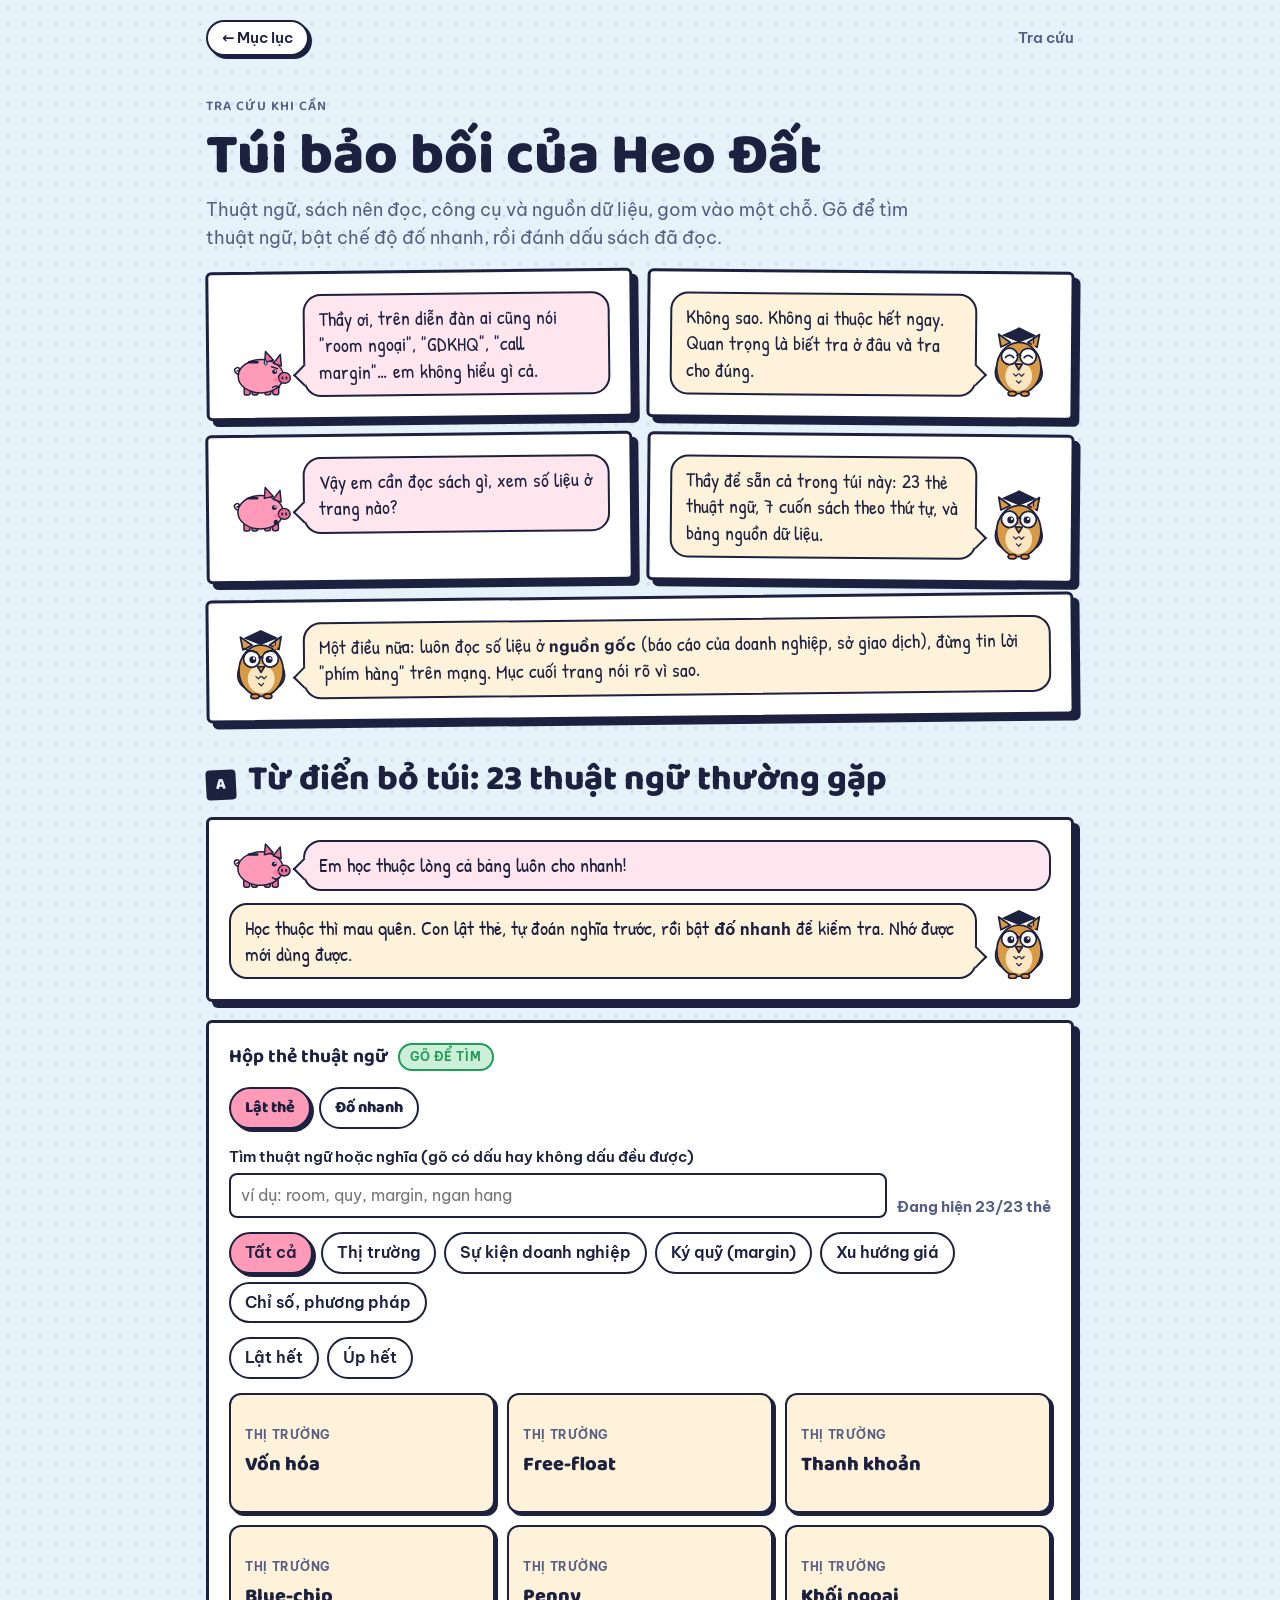
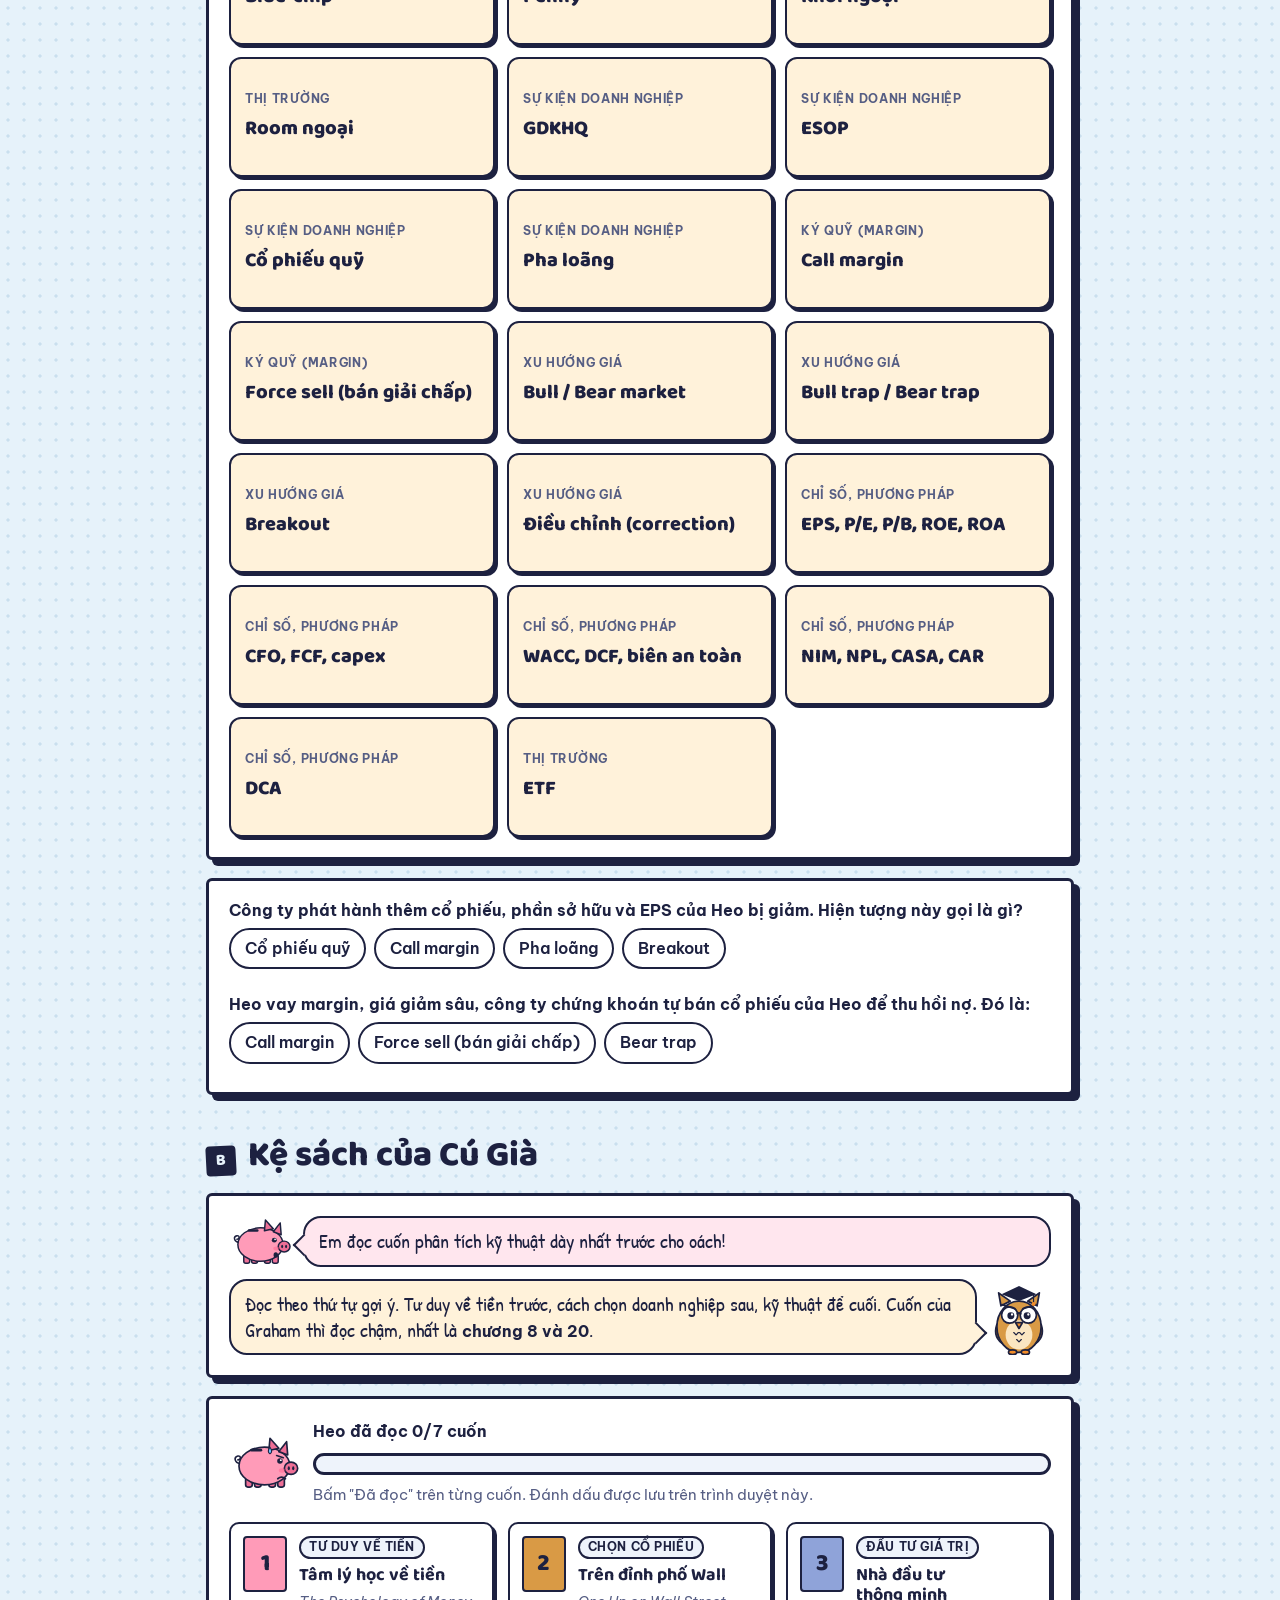
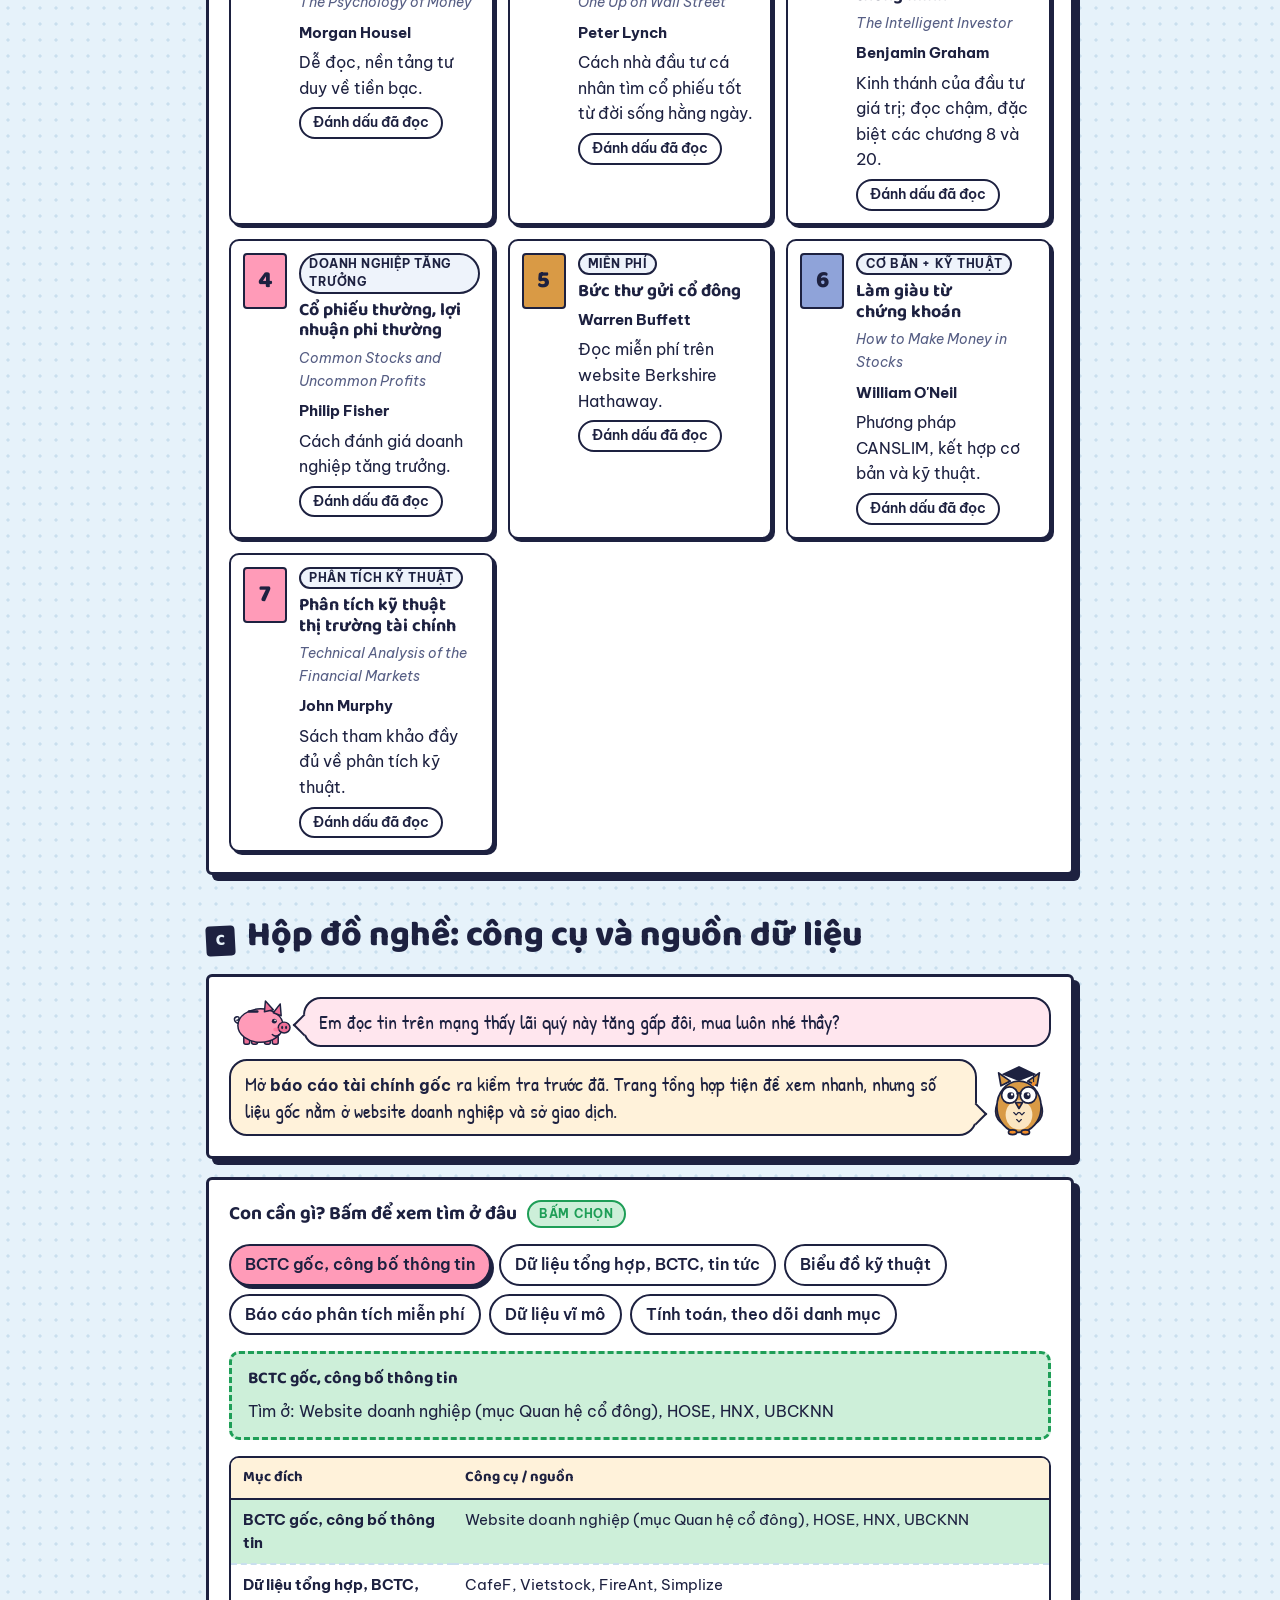
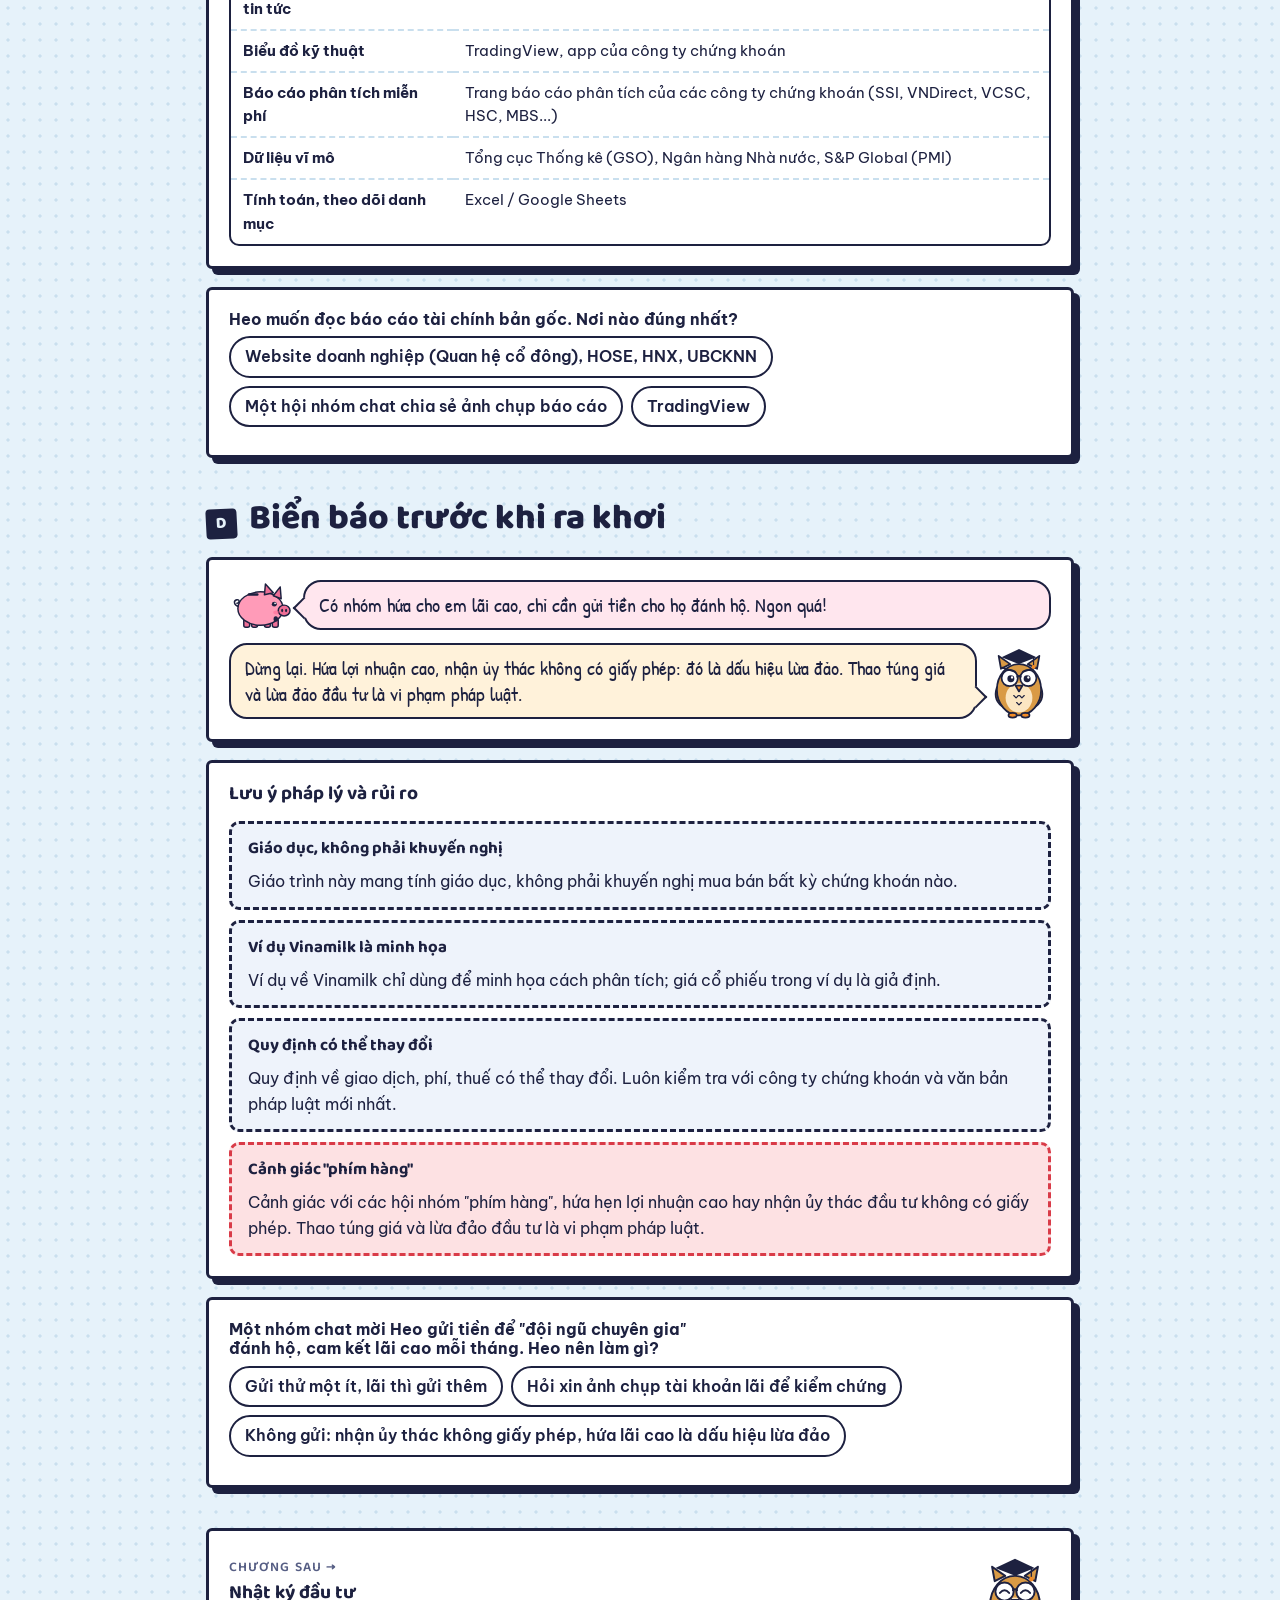
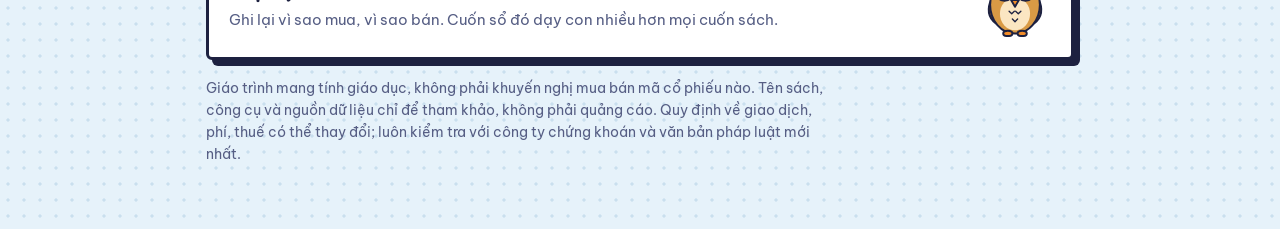
<file: 11-thuat-ngu-va-tai-nguyen.html>
<!doctype html>
<html lang="vi">
<head>
<meta charset="utf-8">
<meta name="viewport" content="width=device-width, initial-scale=1, viewport-fit=cover">
<title>Túi bảo bối Heo Đất</title>
<link rel="preconnect" href="https://fonts.googleapis.com">
<link rel="preconnect" href="https://fonts.gstatic.com" crossorigin>
<link rel="stylesheet" href="https://fonts.googleapis.com/css2?family=Baloo+2:wght@600;800&family=Be+Vietnam+Pro:wght@400;600;700&family=Patrick+Hand&display=swap">
<link rel="stylesheet" href="assets/truyen.css">
<style>
/* Riêng trang Tra cứu: ô tìm thuật ngữ, chế độ đố nhanh, kệ sách */
.finder { display: grid; grid-template-columns: minmax(0, 1fr) auto; gap: 10px; align-items: end; }
@media (max-width: 520px) { .finder { grid-template-columns: 1fr; } }
.finder .count { font-weight: 700; color: var(--muted); font-size: .92rem; white-space: nowrap; }
.mode-tabs .opt { font-family: var(--f-display); font-weight: 800; }
.flip .grp { font-size: .72rem; font-weight: 700; letter-spacing: .06em; text-transform: uppercase; color: var(--muted); }
.flip[aria-pressed="true"] .grp { display: none; }
.empty { display: grid; grid-template-columns: 72px minmax(0, 1fr); gap: 12px; align-items: center; }
mark { background: var(--gold); color: #1D2140; border-radius: 3px; padding: 0 2px; }

.drill { display: grid; gap: 14px; }
.drill .clue { font-size: 1.05rem; }
.drill .opts .opt { flex: 1 1 200px; }
.score-row { display: flex; flex-wrap: wrap; gap: 10px; align-items: center; justify-content: space-between; }
.btn-main {
  font: inherit; font-weight: 700; cursor: pointer; color: #1D2140; background: var(--gold);
  border: 2.5px solid var(--border); border-radius: 999px; padding: 6px 16px; box-shadow: 3px 3px 0 var(--hard);
}
.btn-main:hover { transform: translateY(-2px); }

.shelf { list-style: none; margin: 0; padding: 0; display: grid; grid-template-columns: repeat(auto-fill, minmax(250px, 1fr)); gap: 14px; }
.bk {
  display: grid; grid-template-columns: 44px minmax(0, 1fr); gap: 12px; align-items: start;
  border: 2.5px solid var(--border); border-radius: 10px; background: var(--panel); padding: 12px; box-shadow: 3px 3px 0 var(--hard);
}
.bk .spine {
  font-family: var(--f-display); font-weight: 800; font-size: 1.5rem; text-align: center; line-height: 1;
  background: var(--pig); color: #1D2140; border: 2.5px solid var(--border); border-radius: 4px; padding: 14px 0;
}
.bk:nth-child(3n+2) .spine { background: var(--owl); }
.bk:nth-child(3n) .spine { background: var(--save); }
.bk h3 { font-size: 1.12rem; }
.bk .orig { font-style: italic; color: var(--muted); font-size: .9rem; }
.bk .by { font-weight: 700; font-size: .92rem; }
.bk .topic { justify-self: start; font-size: .72rem; font-weight: 700; letter-spacing: .05em; text-transform: uppercase; background: var(--chip); border: 2px solid var(--border); border-radius: 999px; padding: 0 8px; }
.bk .read-btn { justify-self: start; font-size: .85rem; padding: 3px 12px; }
.bk.done { background: var(--money-soft); }
.bk.done h3 { text-decoration: line-through; text-decoration-color: var(--money); }
.shelf-head { display: grid; grid-template-columns: 72px minmax(0, 1fr); gap: 12px; align-items: center; }

.legal { list-style: none; margin: 0; padding: 0; display: grid; gap: 10px; }
</style>
</head>
<body>
<main class="book">

  <nav class="topnav"><a href="index.html">← Mục lục</a><span class="note">Tra cứu</span></nav>

  <!-- MỞ ĐẦU -->
  <header class="hero">
    <div class="hero-title">
      <span class="eyebrow">Tra cứu khi cần</span>
      <h1>Túi bảo bối của Heo Đất</h1>
      <p class="sub">Thuật ngữ, sách nên đọc, công cụ và nguồn dữ liệu, gom vào một chỗ. Gõ để tìm thuật ngữ, bật chế độ đố nhanh, rồi đánh dấu sách đã đọc.</p>
    </div>
    <div class="strip">
      <div class="panel">
        <div class="say pig"><span class="char" data-char="pig:worried"></span><p class="bubble">Thầy ơi, trên diễn đàn ai cũng nói "room ngoại", "GDKHQ", "call margin"… em không hiểu gì cả.</p></div>
      </div>
      <div class="panel">
        <div class="say owl right"><p class="bubble">Không sao. Không ai thuộc hết ngay. Quan trọng là biết tra ở đâu và tra cho đúng.</p><span class="char" data-char="owl:smile"></span></div>
      </div>
      <div class="panel">
        <div class="say pig"><span class="char" data-char="pig:wow"></span><p class="bubble">Vậy em cần đọc sách gì, xem số liệu ở trang nào?</p></div>
      </div>
      <div class="panel">
        <div class="say owl right"><p class="bubble">Thầy để sẵn cả trong túi này: 23 thẻ thuật ngữ, 7 cuốn sách theo thứ tự, và bảng nguồn dữ liệu.</p><span class="char" data-char="owl:talk"></span></div>
      </div>
      <div class="panel wide">
        <div class="say owl"><span class="char" data-char="owl:stern"></span><p class="bubble">Một điều nữa: luôn đọc số liệu ở <b>nguồn gốc</b> (báo cáo của doanh nghiệp, sở giao dịch), đừng tin lời "phím hàng" trên mạng. Mục cuối trang nói rõ vì sao.</p></div>
      </div>
    </div>
  </header>

  <!-- A. THUẬT NGỮ -->
  <section class="chapter" id="thuat-ngu">
    <div class="chapter-head"><span class="tag">A</span><h2>Từ điển bỏ túi: 23 thuật ngữ thường gặp</h2></div>
    <div class="panel talk">
      <div class="say pig"><span class="char" data-char="pig:happy"></span><p class="bubble">Em học thuộc lòng cả bảng luôn cho nhanh!</p></div>
      <div class="say owl right"><p class="bubble">Học thuộc thì mau quên. Con lật thẻ, tự đoán nghĩa trước, rồi bật <b>đố nhanh</b> để kiểm tra. Nhớ được mới dùng được.</p><span class="char" data-char="owl:talk"></span></div>
    </div>

    <div class="panel toy">
      <div class="toy-title"><h3>Hộp thẻ thuật ngữ</h3><span class="pill">Gõ để tìm</span></div>
      <div class="tabs mode-tabs" role="group" aria-label="Chế độ">
        <button class="opt" type="button" data-mode="cards" aria-pressed="true">Lật thẻ</button>
        <button class="opt" type="button" data-mode="drill" aria-pressed="false">Đố nhanh</button>
      </div>

      <div class="stack" id="cardsView" style="gap:14px">
        <div class="finder">
          <div class="ctl"><label for="q">Tìm thuật ngữ hoặc nghĩa (gõ có dấu hay không dấu đều được)</label><input id="q" type="text" autocomplete="off" spellcheck="false" placeholder="ví dụ: room, quy, margin, ngan hang"></div>
          <span class="count" id="qCount" aria-live="polite"></span>
        </div>
        <div class="tabs" role="group" aria-label="Lọc theo nhóm" id="grpTabs">
          <button class="opt" type="button" data-g="" aria-pressed="true">Tất cả</button>
          <button class="opt" type="button" data-g="tt" aria-pressed="false">Thị trường</button>
          <button class="opt" type="button" data-g="sk" aria-pressed="false">Sự kiện doanh nghiệp</button>
          <button class="opt" type="button" data-g="mg" aria-pressed="false">Ký quỹ (margin)</button>
          <button class="opt" type="button" data-g="xh" aria-pressed="false">Xu hướng giá</button>
          <button class="opt" type="button" data-g="cs" aria-pressed="false">Chỉ số, phương pháp</button>
        </div>
        <div class="chips">
          <button class="opt" type="button" id="openAll">Lật hết</button>
          <button class="opt" type="button" id="closeAll">Úp hết</button>
        </div>
        <div class="cards" id="glossary">
          <button class="flip" type="button" data-g="tt"><span class="grp">Thị trường</span><span class="front">Vốn hóa</span><span class="back">Giá cổ phiếu × số cổ phiếu lưu hành; là giá trị thị trường của cả công ty</span></button>
          <button class="flip" type="button" data-g="tt"><span class="grp">Thị trường</span><span class="front">Free-float</span><span class="back">Tỷ lệ cổ phiếu tự do giao dịch, không bị cổ đông chiến lược hay nhà nước nắm giữ</span></button>
          <button class="flip" type="button" data-g="tt"><span class="grp">Thị trường</span><span class="front">Thanh khoản</span><span class="back">Mức độ dễ dàng mua bán một cổ phiếu mà không làm giá biến động mạnh</span></button>
          <button class="flip" type="button" data-g="tt"><span class="grp">Thị trường</span><span class="front">Blue-chip</span><span class="back">Cổ phiếu của doanh nghiệp lớn, đầu ngành, uy tín (thường nằm trong VN30)</span></button>
          <button class="flip" type="button" data-g="tt"><span class="grp">Thị trường</span><span class="front">Penny</span><span class="back">Cổ phiếu giá thấp, vốn hóa nhỏ, thường biến động mạnh và rủi ro cao</span></button>
          <button class="flip" type="button" data-g="tt"><span class="grp">Thị trường</span><span class="front">Khối ngoại</span><span class="back">Nhà đầu tư nước ngoài</span></button>
          <button class="flip" type="button" data-g="tt"><span class="grp">Thị trường</span><span class="front">Room ngoại</span><span class="back">Tỷ lệ sở hữu tối đa cho phép của nhà đầu tư nước ngoài</span></button>
          <button class="flip" type="button" data-g="sk"><span class="grp">Sự kiện doanh nghiệp</span><span class="front">GDKHQ</span><span class="back">Ngày giao dịch không hưởng quyền</span></button>
          <button class="flip" type="button" data-g="sk"><span class="grp">Sự kiện doanh nghiệp</span><span class="front">ESOP</span><span class="back">Cổ phiếu phát hành cho người lao động, thường với giá ưu đãi</span></button>
          <button class="flip" type="button" data-g="sk"><span class="grp">Sự kiện doanh nghiệp</span><span class="front">Cổ phiếu quỹ</span><span class="back">Cổ phiếu do chính công ty mua lại</span></button>
          <button class="flip" type="button" data-g="sk"><span class="grp">Sự kiện doanh nghiệp</span><span class="front">Pha loãng</span><span class="back">Tỷ lệ sở hữu và EPS giảm do công ty phát hành thêm cổ phiếu</span></button>
          <button class="flip" type="button" data-g="mg"><span class="grp">Ký quỹ (margin)</span><span class="front">Call margin</span><span class="back">Yêu cầu nộp thêm tiền khi tỷ lệ ký quỹ xuống dưới ngưỡng</span></button>
          <button class="flip" type="button" data-g="mg"><span class="grp">Ký quỹ (margin)</span><span class="front">Force sell (bán giải chấp)</span><span class="back">Công ty chứng khoán tự bán cổ phiếu của bạn để thu hồi nợ vay</span></button>
          <button class="flip" type="button" data-g="xh"><span class="grp">Xu hướng giá</span><span class="front">Bull / Bear market</span><span class="back">Thị trường giá lên / thị trường giá xuống (thường quy ước giảm từ 20% trở lên)</span></button>
          <button class="flip" type="button" data-g="xh"><span class="grp">Xu hướng giá</span><span class="front">Bull trap / Bear trap</span><span class="back">Tín hiệu tăng giả / tín hiệu giảm giả</span></button>
          <button class="flip" type="button" data-g="xh"><span class="grp">Xu hướng giá</span><span class="front">Breakout</span><span class="back">Giá vượt khỏi vùng kháng cự hoặc vùng tích lũy</span></button>
          <button class="flip" type="button" data-g="xh"><span class="grp">Xu hướng giá</span><span class="front">Điều chỉnh (correction)</span><span class="back">Giảm 10–20% trong một xu hướng lớn</span></button>
          <button class="flip" type="button" data-g="cs" data-quiz="no"><span class="grp">Chỉ số, phương pháp</span><span class="front">EPS, P/E, P/B, ROE, ROA</span><span class="back">Xem Module 4</span></button>
          <button class="flip" type="button" data-g="cs" data-quiz="no"><span class="grp">Chỉ số, phương pháp</span><span class="front">CFO, FCF, capex</span><span class="back">Xem Module 3</span></button>
          <button class="flip" type="button" data-g="cs" data-quiz="no"><span class="grp">Chỉ số, phương pháp</span><span class="front">WACC, DCF, biên an toàn</span><span class="back">Xem Module 4</span></button>
          <button class="flip" type="button" data-g="cs"><span class="grp">Chỉ số, phương pháp</span><span class="front">NIM, NPL, CASA, CAR</span><span class="back">Chỉ số ngành ngân hàng, xem Module 4, mục 4.8</span></button>
          <button class="flip" type="button" data-g="cs"><span class="grp">Chỉ số, phương pháp</span><span class="front">DCA</span><span class="back">Đầu tư định kỳ một số tiền cố định, xem Module 9</span></button>
          <button class="flip" type="button" data-g="tt"><span class="grp">Thị trường</span><span class="front">ETF</span><span class="back">Quỹ hoán đổi danh mục, mô phỏng một chỉ số và giao dịch như cổ phiếu</span></button>
        </div>
        <div class="empty" id="qEmpty" hidden>
          <span class="char" data-char="pig:worried"></span>
          <p>Heo lục cả túi mà không thấy thẻ nào khớp. Thử gõ ngắn hơn, hoặc chọn lại nhóm "Tất cả".</p>
        </div>
      </div>

      <div class="drill" id="drillView" hidden>
        <div class="score-row">
          <div class="result" style="flex:1 1 320px">
            <div class="stat money"><div class="k">Trả lời đúng</div><div class="v" id="dScore">0/0</div></div>
            <div class="stat"><div class="k">Chuỗi đúng liên tiếp</div><div class="v" id="dStreak">0</div></div>
          </div>
        </div>
        <div class="say owl"><span class="char" data-char="owl:talk"></span><p class="bubble clue" id="dClue"></p></div>
        <div class="opts" id="dOpts" role="group" aria-label="Chọn thuật ngữ"></div>
        <div class="mcq-fb" id="dFb" aria-live="polite"></div>
        <div class="chips">
          <button class="btn-main" type="button" id="dNext">Câu khác →</button>
          <button class="opt" type="button" id="dReset">Làm lại từ đầu</button>
        </div>
        <p class="note">Đố nhanh lấy ngẫu nhiên từ 20 thẻ có định nghĩa riêng; ba thẻ chỉ ghi "Xem Module…" không được đưa vào.</p>
      </div>
    </div>

    <div class="panel quiz">
      <div class="mcq q" data-answer="2" data-right="Đúng. Công ty phát hành thêm cổ phiếu thì mỗi cổ phần chiếm phần nhỏ hơn, EPS cũng giảm theo. Đó là pha loãng." data-wrong="Chưa đúng. Cổ phiếu quỹ là cổ phiếu công ty mua lại, còn call margin là chuyện vay ký quỹ. Thứ làm tỷ lệ sở hữu và EPS giảm là gì?">
        <h3>Công ty phát hành thêm cổ phiếu, phần sở hữu và EPS của Heo bị giảm. Hiện tượng này gọi là gì?</h3>
        <div class="opts">
          <button class="opt" type="button">Cổ phiếu quỹ</button>
          <button class="opt" type="button">Call margin</button>
          <button class="opt" type="button">Pha loãng</button>
          <button class="opt" type="button">Breakout</button>
        </div>
      </div>
      <div class="mcq q" data-answer="1" data-right="Chính xác. Force sell (bán giải chấp) là công ty chứng khoán tự bán cổ phiếu của bạn để thu hồi nợ vay. Call margin là bước cảnh báo trước đó." data-wrong="Chưa đúng. Call margin chỉ là yêu cầu nộp thêm tiền. Khi công ty chứng khoán tự tay bán cổ phiếu để thu nợ thì gọi là gì?">
        <h3>Heo vay margin, giá giảm sâu, công ty chứng khoán tự bán cổ phiếu của Heo để thu hồi nợ. Đó là:</h3>
        <div class="opts">
          <button class="opt" type="button">Call margin</button>
          <button class="opt" type="button">Force sell (bán giải chấp)</button>
          <button class="opt" type="button">Bear trap</button>
        </div>
      </div>
    </div>
  </section>

  <!-- B. SÁCH -->
  <section class="chapter" id="sach">
    <div class="chapter-head"><span class="tag">B</span><h2>Kệ sách của Cú Già</h2></div>
    <div class="panel talk">
      <div class="say pig"><span class="char" data-char="pig:wow"></span><p class="bubble">Em đọc cuốn phân tích kỹ thuật dày nhất trước cho oách!</p></div>
      <div class="say owl right"><p class="bubble">Đọc theo thứ tự gợi ý. Tư duy về tiền trước, cách chọn doanh nghiệp sau, kỹ thuật để cuối. Cuốn của Graham thì đọc chậm, nhất là <b>chương 8 và 20</b>.</p><span class="char" data-char="owl:stern"></span></div>
    </div>
    <div class="panel toy">
      <div class="shelf-head">
        <span class="char" id="shelfPig"></span>
        <div class="stack" style="gap:8px">
          <strong id="shelfText"></strong>
          <div class="bar" aria-hidden="true"><div id="shelfBar"></div></div>
          <span class="note">Bấm "Đã đọc" trên từng cuốn. Đánh dấu được lưu trên trình duyệt này.</span>
        </div>
      </div>
      <ol class="shelf" id="shelf">
        <li class="bk" data-id="b1"><span class="spine">1</span><div class="stack" style="gap:6px">
          <span class="topic">Tư duy về tiền</span>
          <h3>Tâm lý học về tiền</h3>
          <span class="orig">The Psychology of Money</span>
          <span class="by">Morgan Housel</span>
          <p>Dễ đọc, nền tảng tư duy về tiền bạc.</p>
          <button class="opt read-btn" type="button" aria-pressed="false">Đã đọc</button></div></li>
        <li class="bk" data-id="b2"><span class="spine">2</span><div class="stack" style="gap:6px">
          <span class="topic">Chọn cổ phiếu</span>
          <h3>Trên đỉnh phố Wall</h3>
          <span class="orig">One Up on Wall Street</span>
          <span class="by">Peter Lynch</span>
          <p>Cách nhà đầu tư cá nhân tìm cổ phiếu tốt từ đời sống hằng ngày.</p>
          <button class="opt read-btn" type="button" aria-pressed="false">Đã đọc</button></div></li>
        <li class="bk" data-id="b3"><span class="spine">3</span><div class="stack" style="gap:6px">
          <span class="topic">Đầu tư giá trị</span>
          <h3>Nhà đầu tư thông minh</h3>
          <span class="orig">The Intelligent Investor</span>
          <span class="by">Benjamin Graham</span>
          <p>Kinh thánh của đầu tư giá trị; đọc chậm, đặc biệt các chương 8 và 20.</p>
          <button class="opt read-btn" type="button" aria-pressed="false">Đã đọc</button></div></li>
        <li class="bk" data-id="b4"><span class="spine">4</span><div class="stack" style="gap:6px">
          <span class="topic">Doanh nghiệp tăng trưởng</span>
          <h3>Cổ phiếu thường, lợi nhuận phi thường</h3>
          <span class="orig">Common Stocks and Uncommon Profits</span>
          <span class="by">Philip Fisher</span>
          <p>Cách đánh giá doanh nghiệp tăng trưởng.</p>
          <button class="opt read-btn" type="button" aria-pressed="false">Đã đọc</button></div></li>
        <li class="bk" data-id="b5"><span class="spine">5</span><div class="stack" style="gap:6px">
          <span class="topic">Miễn phí</span>
          <h3>Bức thư gửi cổ đông</h3>
          <span class="by">Warren Buffett</span>
          <p>Đọc miễn phí trên website Berkshire Hathaway.</p>
          <button class="opt read-btn" type="button" aria-pressed="false">Đã đọc</button></div></li>
        <li class="bk" data-id="b6"><span class="spine">6</span><div class="stack" style="gap:6px">
          <span class="topic">Cơ bản + kỹ thuật</span>
          <h3>Làm giàu từ chứng khoán</h3>
          <span class="orig">How to Make Money in Stocks</span>
          <span class="by">William O'Neil</span>
          <p>Phương pháp CANSLIM, kết hợp cơ bản và kỹ thuật.</p>
          <button class="opt read-btn" type="button" aria-pressed="false">Đã đọc</button></div></li>
        <li class="bk" data-id="b7"><span class="spine">7</span><div class="stack" style="gap:6px">
          <span class="topic">Phân tích kỹ thuật</span>
          <h3>Phân tích kỹ thuật thị trường tài chính</h3>
          <span class="orig">Technical Analysis of the Financial Markets</span>
          <span class="by">John Murphy</span>
          <p>Sách tham khảo đầy đủ về phân tích kỹ thuật.</p>
          <button class="opt read-btn" type="button" aria-pressed="false">Đã đọc</button></div></li>
      </ol>
    </div>
  </section>

  <!-- C. CÔNG CỤ -->
  <section class="chapter" id="cong-cu">
    <div class="chapter-head"><span class="tag">C</span><h2>Hộp đồ nghề: công cụ và nguồn dữ liệu</h2></div>
    <div class="panel talk">
      <div class="say pig"><span class="char" data-char="pig:happy"></span><p class="bubble">Em đọc tin trên mạng thấy lãi quý này tăng gấp đôi, mua luôn nhé thầy?</p></div>
      <div class="say owl right"><p class="bubble">Mở <b>báo cáo tài chính gốc</b> ra kiểm tra trước đã. Trang tổng hợp tiện để xem nhanh, nhưng số liệu gốc nằm ở website doanh nghiệp và sở giao dịch.</p><span class="char" data-char="owl:talk"></span></div>
    </div>
    <div class="panel toy">
      <div class="toy-title"><h3>Con cần gì? Bấm để xem tìm ở đâu</h3><span class="pill">Bấm chọn</span></div>
      <div class="tabs" role="group" aria-label="Chọn mục đích" id="toolTabs"></div>
      <div class="callout good" id="toolPick" aria-live="polite"></div>
      <div class="tbl-wrap">
        <table class="tbl">
          <thead><tr><th>Mục đích</th><th>Công cụ / nguồn</th></tr></thead>
          <tbody id="toolTable"></tbody>
        </table>
      </div>
    </div>
    <div class="panel quiz">
      <div class="mcq q" data-answer="0" data-right="Đúng. Báo cáo tài chính gốc và công bố thông tin nằm ở website doanh nghiệp (mục Quan hệ cổ đông), HOSE, HNX và UBCKNN." data-wrong="Chưa đúng. Trang đó có thể tiện, nhưng không phải nơi đăng bản gốc. Con tìm nguồn do chính doanh nghiệp và cơ quan quản lý công bố.">
        <h3>Heo muốn đọc báo cáo tài chính bản gốc. Nơi nào đúng nhất?</h3>
        <div class="opts">
          <button class="opt" type="button">Website doanh nghiệp (Quan hệ cổ đông), HOSE, HNX, UBCKNN</button>
          <button class="opt" type="button">Một hội nhóm chat chia sẻ ảnh chụp báo cáo</button>
          <button class="opt" type="button">TradingView</button>
        </div>
      </div>
    </div>
  </section>

  <!-- D. LƯU Ý -->
  <section class="chapter" id="luu-y">
    <div class="chapter-head"><span class="tag">D</span><h2>Biển báo trước khi ra khơi</h2></div>
    <div class="panel talk">
      <div class="say pig"><span class="char" data-char="pig:wow"></span><p class="bubble">Có nhóm hứa cho em lãi cao, chỉ cần gửi tiền cho họ đánh hộ. Ngon quá!</p></div>
      <div class="say owl right"><p class="bubble">Dừng lại. Hứa lợi nhuận cao, nhận ủy thác không có giấy phép: đó là dấu hiệu lừa đảo. Thao túng giá và lừa đảo đầu tư là vi phạm pháp luật.</p><span class="char" data-char="owl:stern"></span></div>
    </div>
    <div class="panel toy">
      <div class="toy-title"><h3>Lưu ý pháp lý và rủi ro</h3></div>
      <ul class="legal">
        <li class="callout"><strong>Giáo dục, không phải khuyến nghị</strong><span>Giáo trình này mang tính giáo dục, không phải khuyến nghị mua bán bất kỳ chứng khoán nào.</span></li>
        <li class="callout"><strong>Ví dụ Vinamilk là minh họa</strong><span>Ví dụ về Vinamilk chỉ dùng để minh họa cách phân tích; giá cổ phiếu trong ví dụ là giả định.</span></li>
        <li class="callout"><strong>Quy định có thể thay đổi</strong><span>Quy định về giao dịch, phí, thuế có thể thay đổi. Luôn kiểm tra với công ty chứng khoán và văn bản pháp luật mới nhất.</span></li>
        <li class="callout warn"><strong>Cảnh giác "phím hàng"</strong><span>Cảnh giác với các hội nhóm "phím hàng", hứa hẹn lợi nhuận cao hay nhận ủy thác đầu tư không có giấy phép. Thao túng giá và lừa đảo đầu tư là vi phạm pháp luật.</span></li>
      </ul>
    </div>
    <div class="panel quiz">
      <div class="mcq q" data-answer="2" data-right="Đúng. Nhóm hứa lợi nhuận cao và nhận ủy thác không giấy phép là dấu hiệu lừa đảo. Rời nhóm, không chuyển tiền." data-wrong="Chưa ổn. Lời hứa lãi cao kèm nhận tiền đánh hộ mà không có giấy phép là biển báo đỏ, dù họ khoe lãi đẹp đến đâu.">
        <h3>Một nhóm chat mời Heo gửi tiền để "đội ngũ chuyên gia" đánh hộ, cam kết lãi cao mỗi tháng. Heo nên làm gì?</h3>
        <div class="opts">
          <button class="opt" type="button">Gửi thử một ít, lãi thì gửi thêm</button>
          <button class="opt" type="button">Hỏi xin ảnh chụp tài khoản lãi để kiểm chứng</button>
          <button class="opt" type="button">Không gửi: nhận ủy thác không giấy phép, hứa lãi cao là dấu hiệu lừa đảo</button>
        </div>
      </div>
    </div>
  </section>

  <!-- CUỐI TRANG -->
  <section class="chapter" id="het">
    <a class="panel next" href="nhat-ky-dau-tu.html">
      <div class="stack" style="gap:4px">
        <span class="eyebrow">Chương sau →</span>
        <h3>Nhật ký đầu tư</h3>
        <span class="note">Ghi lại vì sao mua, vì sao bán. Cuốn sổ đó dạy con nhiều hơn mọi cuốn sách.</span>
      </div>
      <span class="char bob" data-char="owl:smile" style="width:72px"></span>
    </a>
    <p class="disclaimer">Giáo trình mang tính giáo dục, không phải khuyến nghị mua bán mã cổ phiếu nào. Tên sách, công cụ và nguồn dữ liệu chỉ để tham khảo, không phải quảng cáo. Quy định về giao dịch, phí, thuế có thể thay đổi; luôn kiểm tra với công ty chứng khoán và văn bản pháp luật mới nhất.</p>
  </section>
</main>

<script src="assets/truyen.js"></script>
<script>
(function () {
  var T = Truyen, $ = T.$;

  function fold(s) {
    return String(s).toLowerCase().normalize('NFD').replace(/[̀-ͯ]/g, '').replace(/đ/g, 'd').replace(/\s+/g, ' ').trim();
  }
  function esc(s) { return String(s).replace(/[&<>"]/g, function (c) { return { '&': '&amp;', '<': '&lt;', '>': '&gt;', '"': '&quot;' }[c]; }); }

  // ---------- A. thẻ thuật ngữ: tìm + lọc nhóm ----------
  var cards = Array.prototype.slice.call(document.querySelectorAll('#glossary .flip'));
  var terms = cards.map(function (c) {
    var f = c.querySelector('.front'), b = c.querySelector('.back');
    return { el: c, term: f.textContent, def: b.textContent, f: f, b: b, g: c.dataset.g, quiz: c.dataset.quiz !== 'no', key: fold(f.textContent + ' ' + b.textContent) };
  });
  var group = '';

  // tô đậm phần khớp trên chuỗi gốc (có dấu) bằng cách dò vị trí trên chuỗi đã bỏ dấu
  function highlight(text, needle) {
    if (!needle) return esc(text);
    var chars = Array.prototype.slice.call(text), folded = chars.map(function (ch) { return fold(ch) || ch; });
    var joined = folded.join('').toLowerCase();
    // fold() của từng ký tự cho ra đúng 1 ký tự với chữ Việt, nên vị trí khớp trùng chỉ số ký tự
    if (joined.length !== chars.length) return esc(text);
    var out = '', i = 0, at;
    while ((at = joined.indexOf(needle, i)) !== -1 && needle.length) {
      out += esc(chars.slice(i, at).join('')) + '<mark>' + esc(chars.slice(at, at + needle.length).join('')) + '</mark>';
      i = at + needle.length;
    }
    return out + esc(chars.slice(i).join(''));
  }

  function applyFilter() {
    var needle = fold($('q').value), shown = 0;
    terms.forEach(function (t) {
      var ok = (!group || t.g === group) && (!needle || t.key.indexOf(needle) !== -1);
      t.el.hidden = !ok;
      if (ok) shown++;
      t.f.innerHTML = highlight(t.term, needle);
      t.b.innerHTML = highlight(t.def, needle);
    });
    $('qCount').textContent = 'Đang hiện ' + shown + '/' + terms.length + ' thẻ';
    $('qEmpty').hidden = shown > 0;
  }
  $('q').addEventListener('input', applyFilter);
  document.querySelectorAll('#grpTabs .opt').forEach(function (b) {
    b.addEventListener('click', function () {
      group = b.dataset.g;
      document.querySelectorAll('#grpTabs .opt').forEach(function (o) { o.setAttribute('aria-pressed', String(o === b)); });
      applyFilter();
    });
  });
  function flipAll(open) {
    terms.forEach(function (t) { if (!t.el.hidden) t.el.setAttribute('aria-pressed', String(open)); });
  }
  $('openAll').addEventListener('click', function () { flipAll(true); });
  $('closeAll').addEventListener('click', function () { flipAll(false); });
  applyFilter();

  // ---------- A. chế độ đố nhanh ----------
  var pool = terms.filter(function (t) { return t.quiz; });
  var score = 0, asked = 0, streak = 0, current = null, answered = false, last = -1;
  function shuffle(a) {
    for (var i = a.length - 1; i > 0; i--) { var j = Math.floor(Math.random() * (i + 1)), x = a[i]; a[i] = a[j]; a[j] = x; }
    return a;
  }
  function renderScore() {
    $('dScore').textContent = score + '/' + asked;
    $('dStreak').textContent = streak;
  }
  function nextQuestion() {
    var idx;
    do { idx = Math.floor(Math.random() * pool.length); } while (idx === last && pool.length > 1);
    last = idx; current = pool[idx]; answered = false;
    var others = shuffle(pool.filter(function (t) { return t !== current; })).slice(0, 3);
    var opts = shuffle(others.concat([current]));
    $('dClue').innerHTML = 'Thuật ngữ nào có nghĩa là: <b>“' + esc(current.def) + '”</b>?';
    $('dFb').innerHTML = '';
    $('dOpts').innerHTML = '';
    opts.forEach(function (t) {
      var b = document.createElement('button');
      b.type = 'button'; b.className = 'opt'; b.textContent = t.term;
      b.addEventListener('click', function () { choose(b, t); });
      $('dOpts').appendChild(b);
    });
  }
  function choose(btn, t) {
    var ok = t === current;
    if (!answered) {
      answered = true; asked++;
      if (ok) { score++; streak++; } else { streak = 0; }
      renderScore();
    }
    $('dOpts').querySelectorAll('.opt').forEach(function (o) {
      o.classList.remove('right', 'wrong');
      if (o.textContent === current.term) o.classList.add('right');
    });
    if (!ok) btn.classList.add('wrong');
    var msg = ok
      ? (streak >= 3 ? 'Chuỗi ' + streak + ' câu đúng liền! Heo sắp thành từ điển sống rồi.' : 'Chính xác: <b>' + esc(current.term) + '</b>.')
      : 'Chưa đúng. Đáp án là <b>' + esc(current.term) + '</b>. Còn <b>' + esc(t.term) + '</b> nghĩa là: ' + esc(t.def) + '.';
    $('dFb').innerHTML = '<span class="char">' + (ok ? T.pig('proud') : T.owl('stern')) + '</span><p>' + msg + '</p>';
  }
  $('dNext').addEventListener('click', nextQuestion);
  $('dReset').addEventListener('click', function () { score = 0; asked = 0; streak = 0; renderScore(); nextQuestion(); });
  renderScore(); nextQuestion();

  document.querySelectorAll('.mode-tabs .opt').forEach(function (b) {
    b.addEventListener('click', function () {
      var drill = b.dataset.mode === 'drill';
      document.querySelectorAll('.mode-tabs .opt').forEach(function (o) { o.setAttribute('aria-pressed', String(o === b)); });
      $('cardsView').hidden = drill;
      $('drillView').hidden = !drill;
    });
  });

  // ---------- B. kệ sách ----------
  var BKEY = 'heo-dat:books';
  var read = T.store(BKEY) || {};
  var books = document.querySelectorAll('#shelf .bk');
  function renderShelf() {
    var done = 0;
    books.forEach(function (bk) {
      var on = !!read[bk.dataset.id];
      if (on) done++;
      bk.classList.toggle('done', on);
      var btn = bk.querySelector('.read-btn');
      btn.setAttribute('aria-pressed', String(on));
      btn.textContent = on ? 'Đã đọc ✓' : 'Đánh dấu đã đọc';
    });
    var n = books.length;
    $('shelfBar').style.width = (done / n * 100) + '%';
    $('shelfPig').innerHTML = T.pig(done === n ? 'proud' : done === 0 ? 'worried' : done * 2 >= n ? 'happy' : 'wow');
    $('shelfText').textContent = done === n ? 'Đọc hết cả kệ! Giờ đọc lại cuốn số 3 lần nữa nhé.' : 'Heo đã đọc ' + done + '/' + n + ' cuốn';
  }
  books.forEach(function (bk) {
    bk.querySelector('.read-btn').addEventListener('click', function () {
      read[bk.dataset.id] = !read[bk.dataset.id];
      T.store(BKEY, read);
      renderShelf();
    });
  });
  renderShelf();

  // ---------- C. công cụ và nguồn dữ liệu ----------
  var tools = [
    ['BCTC gốc, công bố thông tin', 'Website doanh nghiệp (mục Quan hệ cổ đông), HOSE, HNX, UBCKNN'],
    ['Dữ liệu tổng hợp, BCTC, tin tức', 'CafeF, Vietstock, FireAnt, Simplize'],
    ['Biểu đồ kỹ thuật', 'TradingView, app của công ty chứng khoán'],
    ['Báo cáo phân tích miễn phí', 'Trang báo cáo phân tích của các công ty chứng khoán (SSI, VNDirect, VCSC, HSC, MBS...)'],
    ['Dữ liệu vĩ mô', 'Tổng cục Thống kê (GSO), Ngân hàng Nhà nước, S&P Global (PMI)'],
    ['Tính toán, theo dõi danh mục', 'Excel / Google Sheets']
  ];
  $('toolTable').innerHTML = tools.map(function (r, i) {
    return '<tr data-i="' + i + '"><td><b>' + esc(r[0]) + '</b></td><td>' + esc(r[1]) + '</td></tr>';
  }).join('');
  tools.forEach(function (r, i) {
    var b = document.createElement('button');
    b.type = 'button'; b.className = 'opt'; b.textContent = r[0];
    b.addEventListener('click', function () { pickTool(i); });
    $('toolTabs').appendChild(b);
  });
  function pickTool(i) {
    $('toolTabs').querySelectorAll('.opt').forEach(function (o, j) { o.setAttribute('aria-pressed', String(i === j)); });
    document.querySelectorAll('#toolTable tr').forEach(function (tr) {
      tr.style.background = +tr.dataset.i === i ? 'var(--money-soft)' : '';
    });
    $('toolPick').innerHTML = '<strong>' + esc(tools[i][0]) + '</strong><span>Tìm ở: ' + esc(tools[i][1]) + '</span>';
  }
  pickTool(0);
})();
</script>
</body>
</html>
</file>
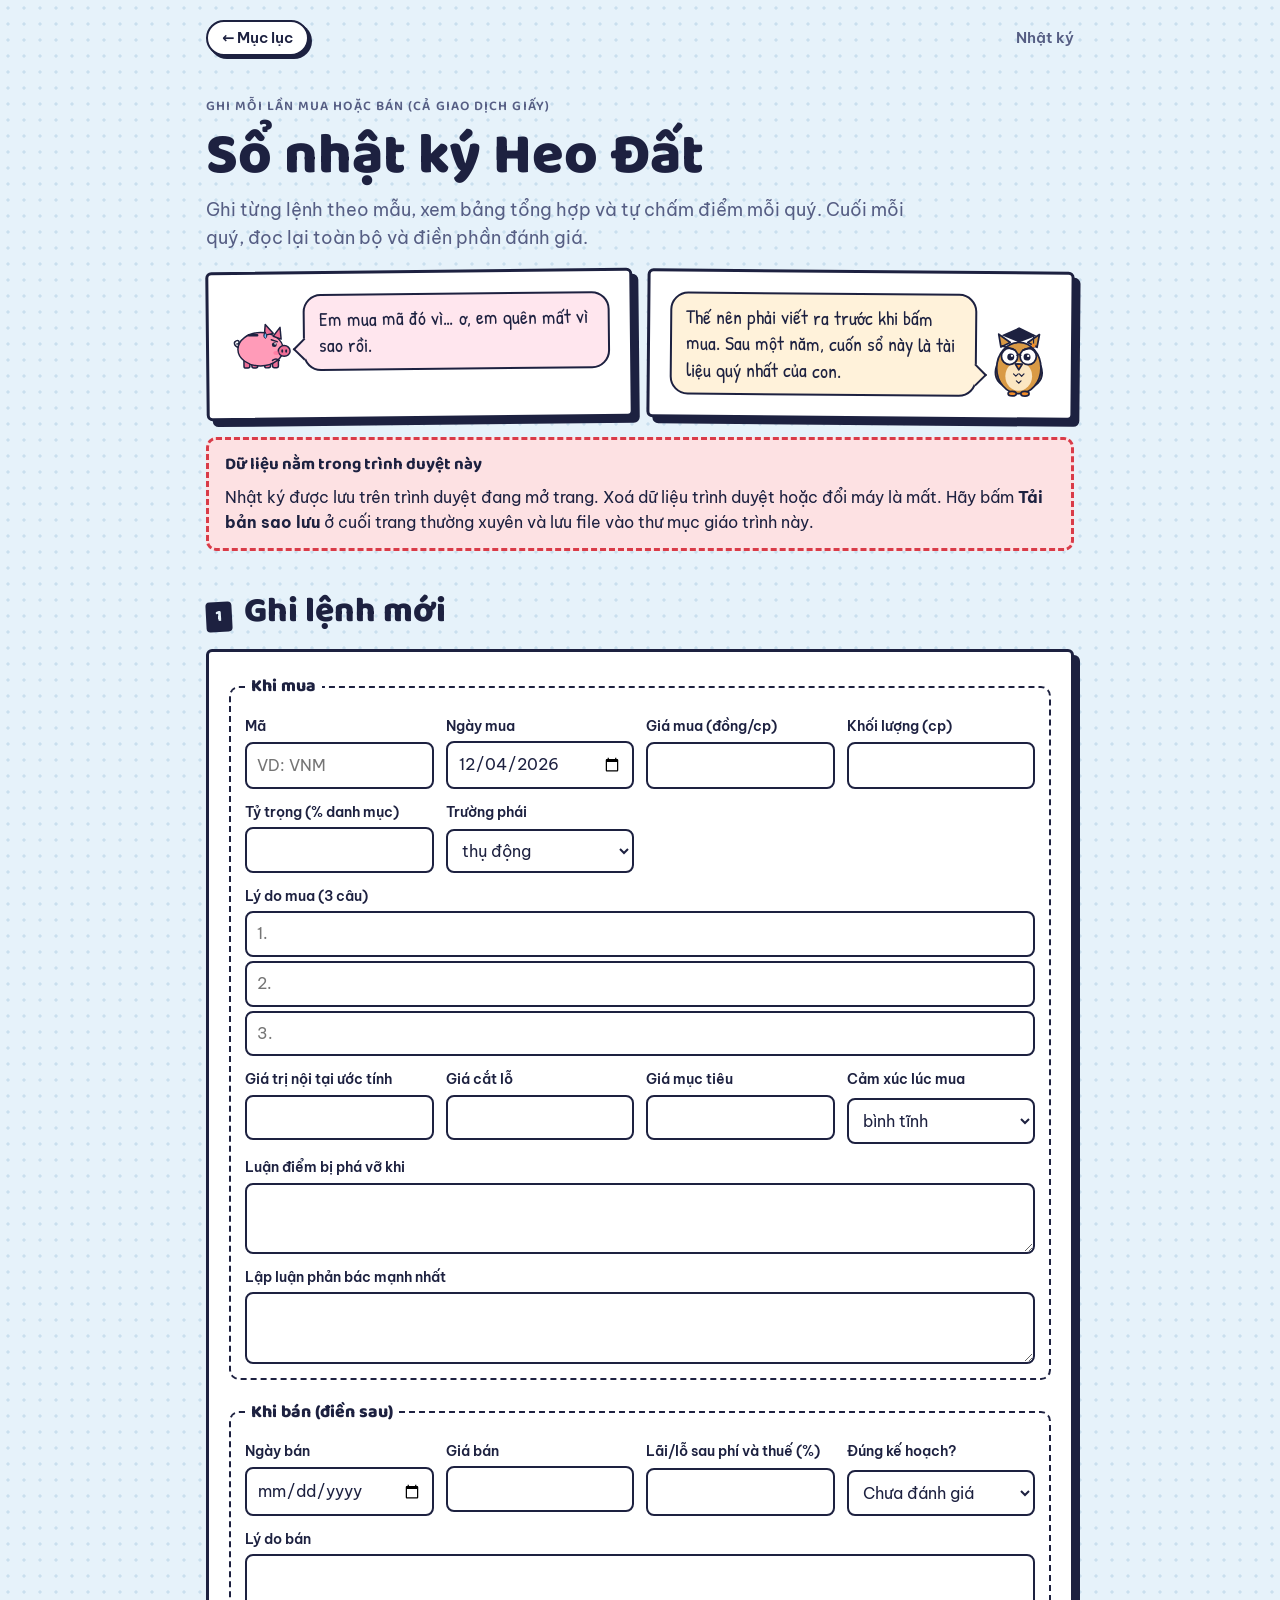
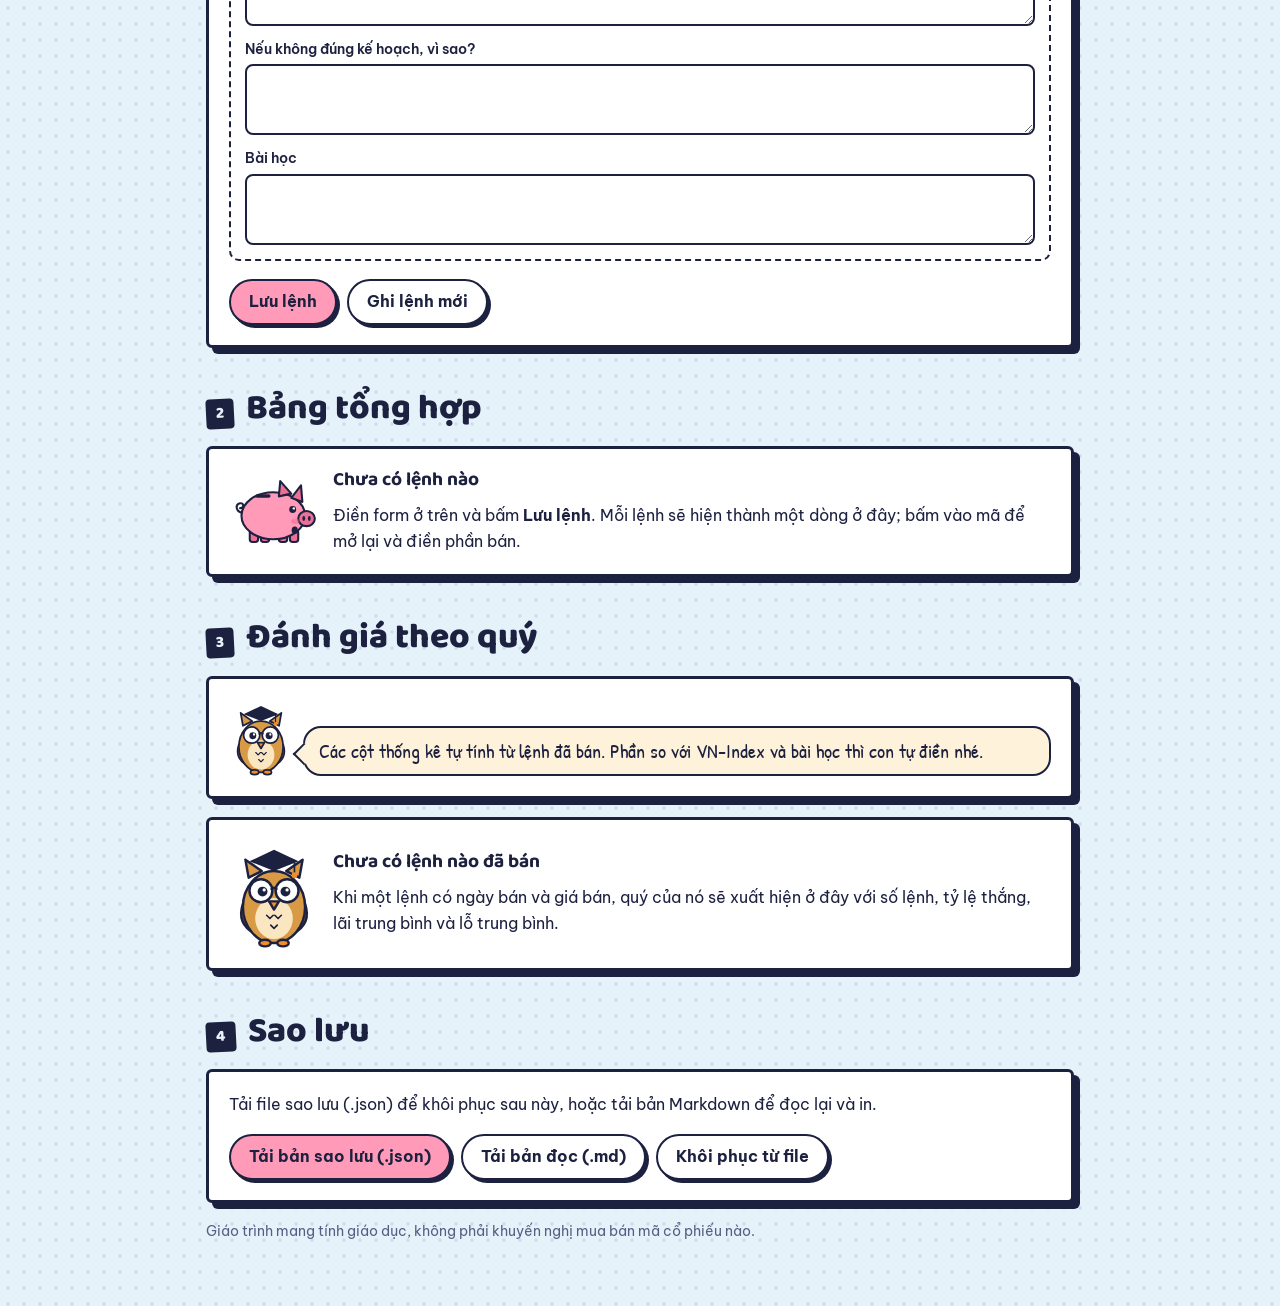
<file: nhat-ky-dau-tu.html>
<!doctype html>
<html lang="vi">
<head>
<meta charset="utf-8">
<meta name="viewport" content="width=device-width, initial-scale=1, viewport-fit=cover">
<title>Sổ nhật ký Heo Đất</title>
<link rel="preconnect" href="https://fonts.googleapis.com">
<link rel="preconnect" href="https://fonts.gstatic.com" crossorigin>
<link rel="stylesheet" href="https://fonts.googleapis.com/css2?family=Baloo+2:wght@600;800&family=Be+Vietnam+Pro:wght@400;600;700&family=Patrick+Hand&display=swap">
<link rel="stylesheet" href="assets/truyen.css">
<style>
/* Nhật ký: form ghi lệnh theo mẫu, bảng tổng hợp, đánh giá theo quý, sao lưu ra file */
.form { display: grid; gap: 18px; }
.fs { border: 2.5px dashed var(--border); border-radius: 10px; padding: 14px; display: grid; gap: 12px; margin: 0; min-width: 0; }
.fs legend { font-family: var(--f-display); font-weight: 800; font-size: 1.1rem; padding: 0 6px; }
.grid { display: grid; grid-template-columns: repeat(auto-fit, minmax(170px, 1fr)); gap: 12px; }
.f { display: grid; gap: 4px; min-width: 0; }
.f label { font-weight: 600; font-size: .88rem; }
.f .calc { font-size: .82rem; color: var(--muted); font-variant-numeric: tabular-nums; }
textarea { min-height: 64px; resize: vertical; }
.btns { display: flex; flex-wrap: wrap; gap: 10px; align-items: center; }
.btn {
  font: inherit; font-weight: 700; cursor: pointer; color: #1D2140; background: var(--pig);
  border: 2.5px solid var(--border); border-radius: 999px; padding: 8px 18px; box-shadow: 3px 3px 0 var(--hard);
}
.btn.ghost { background: var(--panel); color: var(--ink); }
.btn.danger { background: var(--warn-soft); color: var(--warn); border-color: var(--warn); }
.btn:active { transform: translate(2px, 2px); box-shadow: 1px 1px 0 var(--hard); }
.toast { font-weight: 600; color: var(--money); }
.tbl tr.sel td { background: var(--bubble-pig); }
.tbl button.link { font: inherit; color: inherit; background: none; border: 0; padding: 0; cursor: pointer; text-decoration: underline; text-decoration-color: var(--pig-deep); text-underline-offset: 3px; font-weight: 700; }
.pos { color: var(--money); font-weight: 700; } .neg { color: var(--warn); font-weight: 700; }
.empty { display: grid; grid-template-columns: 90px minmax(0, 1fr); gap: 14px; align-items: center; }
.confirm { display: flex; gap: 10px; align-items: center; flex-wrap: wrap; }
</style>
</head>
<body>
<main class="book">

  <nav class="topnav"><a href="index.html">← Mục lục</a><span class="note">Nhật ký</span></nav>

  <header class="hero">
    <div class="hero-title">
      <span class="eyebrow">Ghi mỗi lần mua hoặc bán (cả giao dịch giấy)</span>
      <h1>Sổ nhật ký Heo Đất</h1>
      <p class="sub">Ghi từng lệnh theo mẫu, xem bảng tổng hợp và tự chấm điểm mỗi quý. Cuối mỗi quý, đọc lại toàn bộ và điền phần đánh giá.</p>
    </div>
    <div class="strip">
      <div class="panel"><div class="say pig"><span class="char" data-char="pig:worried"></span><p class="bubble">Em mua mã đó vì… ơ, em quên mất vì sao rồi.</p></div></div>
      <div class="panel"><div class="say owl right"><p class="bubble">Thế nên phải viết ra trước khi bấm mua. Sau một năm, cuốn sổ này là tài liệu quý nhất của con.</p><span class="char" data-char="owl:stern"></span></div></div>
    </div>
    <div class="callout warn">
      <strong>Dữ liệu nằm trong trình duyệt này</strong>
      <p>Nhật ký được lưu trên trình duyệt đang mở trang. Xoá dữ liệu trình duyệt hoặc đổi máy là mất. Hãy bấm <b>Tải bản sao lưu</b> ở cuối trang thường xuyên và lưu file vào thư mục giáo trình này.</p>
    </div>
  </header>

  <section class="chapter" id="ghi-lenh">
    <div class="chapter-head"><span class="tag">1</span><h2 id="formTitle">Ghi lệnh mới</h2></div>
    <form class="panel form" id="form" autocomplete="off">
      <fieldset class="fs">
        <legend>Khi mua</legend>
        <div class="grid">
          <div class="f"><label for="ma">Mã</label><input id="ma" type="text" required maxlength="10" placeholder="VD: VNM"></div>
          <div class="f"><label for="ngayMua">Ngày mua</label><input id="ngayMua" type="date" required></div>
          <div class="f"><label for="giaMua">Giá mua (đồng/cp)</label><input id="giaMua" type="number" min="0" step="any" required></div>
          <div class="f"><label for="kl">Khối lượng (cp)</label><input id="kl" type="number" min="0" step="1"></div>
          <div class="f"><label for="tyTrong">Tỷ trọng (% danh mục)</label><input id="tyTrong" type="number" min="0" max="100" step="any"></div>
          <div class="f"><label for="truongPhai">Trường phái</label>
            <select id="truongPhai"><option>thụ động</option><option>giá trị</option><option>tăng trưởng</option><option>cổ tức</option><option>theo đà</option></select></div>
        </div>
        <div class="f"><label for="lyDo1">Lý do mua (3 câu)</label>
          <input id="lyDo1" type="text" placeholder="1." aria-label="Lý do 1">
          <input id="lyDo2" type="text" placeholder="2." aria-label="Lý do 2">
          <input id="lyDo3" type="text" placeholder="3." aria-label="Lý do 3"></div>
        <div class="grid">
          <div class="f"><label for="noiTai">Giá trị nội tại ước tính</label><input id="noiTai" type="number" min="0" step="any"><span class="calc" id="bienAT"></span></div>
          <div class="f"><label for="catLo">Giá cắt lỗ</label><input id="catLo" type="number" min="0" step="any"><span class="calc" id="catLoPct"></span></div>
          <div class="f"><label for="mucTieu">Giá mục tiêu</label><input id="mucTieu" type="number" min="0" step="any"><span class="calc" id="mucTieuPct"></span></div>
          <div class="f"><label for="camXuc">Cảm xúc lúc mua</label>
            <select id="camXuc"><option>bình tĩnh</option><option>hưng phấn</option><option>sợ bỏ lỡ</option><option>lo lắng</option><option>muốn gỡ lỗ</option><option>khác</option></select></div>
        </div>
        <div class="f"><label for="phaVo">Luận điểm bị phá vỡ khi</label><textarea id="phaVo"></textarea></div>
        <div class="f"><label for="phanBac">Lập luận phản bác mạnh nhất</label><textarea id="phanBac"></textarea></div>
      </fieldset>

      <fieldset class="fs">
        <legend>Khi bán (điền sau)</legend>
        <div class="grid">
          <div class="f"><label for="ngayBan">Ngày bán</label><input id="ngayBan" type="date"></div>
          <div class="f"><label for="giaBan">Giá bán</label><input id="giaBan" type="number" min="0" step="any"><span class="calc" id="laiGop"></span></div>
          <div class="f"><label for="laiLo">Lãi/lỗ sau phí và thuế (%)</label><input id="laiLo" type="number" step="any"></div>
          <div class="f"><label for="dungKH">Đúng kế hoạch?</label>
            <select id="dungKH"><option value="">Chưa đánh giá</option><option value="co">Có</option><option value="khong">Không</option></select></div>
        </div>
        <div class="f"><label for="lyDoBan">Lý do bán</label><textarea id="lyDoBan"></textarea></div>
        <div class="f"><label for="viSao">Nếu không đúng kế hoạch, vì sao?</label><textarea id="viSao"></textarea></div>
        <div class="f"><label for="baiHoc">Bài học</label><textarea id="baiHoc"></textarea></div>
      </fieldset>

      <div class="btns">
        <button class="btn" type="submit" id="saveBtn">Lưu lệnh</button>
        <button class="btn ghost" type="button" id="newBtn">Ghi lệnh mới</button>
        <span class="confirm" id="delWrap"></span>
        <span class="toast" id="toast" role="status"></span>
      </div>
    </form>
  </section>

  <section class="chapter" id="tong-hop">
    <div class="chapter-head"><span class="tag">2</span><h2>Bảng tổng hợp</h2></div>
    <div id="summary"></div>
  </section>

  <section class="chapter" id="danh-gia-quy">
    <div class="chapter-head"><span class="tag">3</span><h2>Đánh giá theo quý</h2></div>
    <div class="panel talk">
      <div class="say owl"><span class="char" data-char="owl:talk"></span><p class="bubble">Các cột thống kê tự tính từ lệnh đã bán. Phần so với VN-Index và bài học thì con tự điền nhé.</p></div>
    </div>
    <div id="quarters"></div>
  </section>

  <section class="chapter" id="sao-luu">
    <div class="chapter-head"><span class="tag">4</span><h2>Sao lưu</h2></div>
    <div class="panel toy">
      <p>Tải file sao lưu (.json) để khôi phục sau này, hoặc tải bản Markdown để đọc lại và in.</p>
      <div class="btns">
        <button class="btn" type="button" id="expJson">Tải bản sao lưu (.json)</button>
        <button class="btn ghost" type="button" id="expMd">Tải bản đọc (.md)</button>
        <label class="btn ghost" for="impFile" style="display:inline-block">Khôi phục từ file</label>
        <input id="impFile" type="file" accept=".json,application/json" hidden>
        <span class="toast" id="ioToast" role="status"></span>
      </div>
    </div>
    <p class="disclaimer">Giáo trình mang tính giáo dục, không phải khuyến nghị mua bán mã cổ phiếu nào.</p>
  </section>
</main>

<script src="assets/truyen.js"></script>
<script>
(function () {
  var T = Truyen, $ = T.$, KEY = 'heo-dat:journal';
  var data = T.store(KEY) || { trades: [], reviews: {} };
  if (!data.trades) data.trades = [];
  if (!data.reviews) data.reviews = {};
  var editing = null;
  var FIELDS = ['ma', 'ngayMua', 'giaMua', 'kl', 'tyTrong', 'truongPhai', 'lyDo1', 'lyDo2', 'lyDo3', 'noiTai', 'catLo', 'mucTieu', 'camXuc', 'phaVo', 'phanBac', 'ngayBan', 'giaBan', 'laiLo', 'dungKH', 'lyDoBan', 'viSao', 'baiHoc'];

  function save() { T.store(KEY, data); }
  function esc(s) { return String(s == null ? '' : s).replace(/[&<>"]/g, function (c) { return { '&': '&amp;', '<': '&lt;', '>': '&gt;', '"': '&quot;' }[c]; }); }
  function n(v) { var x = parseFloat(v); return isFinite(x) ? x : null; }
  function fmtDate(s) { if (!s) return ''; var p = s.split('-'); return p[2] + '/' + p[1] + '/' + p[0]; }
  function signed(x) { return (x > 0 ? '+' : '') + T.trim(x, 1) + '%'; }
  function cls(x) { return x > 0 ? 'pos' : x < 0 ? 'neg' : ''; }
  // Lãi/lỗ dùng cho thống kê: ưu tiên số sau phí thuế người dùng nhập, nếu không có thì lấy lãi gộp
  function result(t) {
    var l = n(t.laiLo);
    if (l !== null) return l;
    var b = n(t.giaMua), s = n(t.giaBan);
    return b && s ? (s / b - 1) * 100 : null;
  }

  // ---------- form ----------
  function calcHints() {
    var b = n($('giaMua').value);
    var nt = n($('noiTai').value), cl = n($('catLo').value), mt = n($('mucTieu').value), gb = n($('giaBan').value);
    $('bienAT').textContent = b && nt ? 'Biên an toàn: ' + T.trim((1 - b / nt) * 100, 1) + '%' : '';
    $('catLoPct').textContent = b && cl ? 'Cắt lỗ: ' + signed((cl / b - 1) * 100) : '';
    $('mucTieuPct').textContent = b && mt ? 'Mục tiêu: ' + signed((mt / b - 1) * 100) : '';
    $('laiGop').textContent = b && gb ? 'Lãi/lỗ gộp (chưa trừ phí, thuế): ' + signed((gb / b - 1) * 100) : '';
  }
  ['giaMua', 'noiTai', 'catLo', 'mucTieu', 'giaBan'].forEach(function (id) { $(id).addEventListener('input', calcHints); });

  function fill(t) {
    FIELDS.forEach(function (f) { $(f).value = t && t[f] != null ? t[f] : ''; });
    if (!t) { $('truongPhai').selectedIndex = 0; $('camXuc').selectedIndex = 0; $('ngayMua').value = new Date().toISOString().slice(0, 10); }
    calcHints();
  }
  function setMode(i) {
    editing = i;
    $('formTitle').textContent = i === null ? 'Ghi lệnh mới' : 'Sửa lệnh #' + (i + 1) + ' · ' + data.trades[i].ma;
    $('saveBtn').textContent = i === null ? 'Lưu lệnh' : 'Lưu thay đổi';
    $('delWrap').innerHTML = i === null ? '' : '<button class="btn danger" type="button" id="delBtn">Xoá lệnh này</button>';
    if (i !== null) $('delBtn').addEventListener('click', askDelete);
    fill(i === null ? null : data.trades[i]);
    renderSummary();
  }
  function askDelete() {
    $('delWrap').innerHTML = '<span>Xoá hẳn lệnh này?</span><button class="btn danger" type="button" id="delYes">Xoá</button><button class="btn ghost" type="button" id="delNo">Giữ lại</button>';
    $('delYes').addEventListener('click', function () {
      data.trades.splice(editing, 1); save(); flash('toast', 'Đã xoá lệnh.'); setMode(null); renderQuarters();
    });
    $('delNo').addEventListener('click', function () { setMode(editing); });
  }
  function flash(id, msg) { $(id).textContent = msg; setTimeout(function () { $(id).textContent = ''; }, 3000); }

  $('form').addEventListener('submit', function (e) {
    e.preventDefault();
    var t = {};
    FIELDS.forEach(function (f) { t[f] = $(f).value.trim(); });
    t.ma = t.ma.toUpperCase();
    if (editing === null) { data.trades.push(t); flash('toast', 'Đã lưu lệnh #' + data.trades.length + '.'); setMode(null); }
    else { data.trades[editing] = t; flash('toast', 'Đã lưu thay đổi.'); setMode(editing); }
    save(); renderSummary(); renderQuarters();
  });
  $('newBtn').addEventListener('click', function () { setMode(null); });

  // ---------- bảng tổng hợp ----------
  function renderSummary() {
    var box = $('summary');
    if (!data.trades.length) {
      box.innerHTML = '<div class="panel empty"><span class="char">' + T.pig('wow') + '</span><div class="stack"><h3>Chưa có lệnh nào</h3><p>Điền form ở trên và bấm <b>Lưu lệnh</b>. Mỗi lệnh sẽ hiện thành một dòng ở đây; bấm vào mã để mở lại và điền phần bán.</p></div></div>';
      return;
    }
    var rows = data.trades.map(function (t, i) {
      var r = result(t);
      var kh = t.dungKH === 'co' ? 'Có' : t.dungKH === 'khong' ? 'Không' : '';
      return '<tr class="' + (i === editing ? 'sel' : '') + '"><td>' + (i + 1) + '</td><td><button class="link" type="button" data-i="' + i + '">' + esc(t.ma) + '</button></td>' +
        '<td>' + fmtDate(t.ngayMua) + '</td><td class="r">' + (n(t.giaMua) !== null ? T.num(n(t.giaMua)) : '') + '</td><td class="r">' + (n(t.kl) !== null ? T.num(n(t.kl)) : '') + '</td>' +
        '<td class="r">' + (t.tyTrong ? esc(t.tyTrong) + '%' : '') + '</td><td class="r">' + (n(t.catLo) !== null ? T.num(n(t.catLo)) : '') + '</td>' +
        '<td>' + fmtDate(t.ngayBan) + '</td><td class="r">' + (n(t.giaBan) !== null ? T.num(n(t.giaBan)) : '') + '</td>' +
        '<td class="r ' + (r !== null && t.giaBan ? cls(r) : '') + '">' + (r !== null && t.giaBan ? signed(r) : '') + '</td><td>' + kh + '</td></tr>';
    }).join('');
    box.innerHTML = '<div class="tbl-wrap"><table class="tbl"><thead><tr><th>#</th><th>Mã</th><th>Ngày mua</th><th class="r">Giá mua</th><th class="r">Khối lượng</th><th class="r">Tỷ trọng</th><th class="r">Giá cắt lỗ</th><th>Ngày bán</th><th class="r">Giá bán</th><th class="r">Lãi/lỗ</th><th>Đúng kế hoạch?</th></tr></thead><tbody>' + rows + '</tbody></table></div>' +
      '<p class="note">Lãi/lỗ lấy số sau phí và thuế nếu bạn đã nhập; nếu chưa, đó là lãi gộp tính từ giá.</p>';
    box.querySelectorAll('button.link').forEach(function (b) {
      b.addEventListener('click', function () { setMode(+b.dataset.i); $('ghi-lenh').scrollIntoView({ behavior: 'smooth' }); });
    });
  }

  // ---------- đánh giá theo quý ----------
  function quarterOf(d) { var p = d.split('-'); return 'Q' + (Math.floor((+p[1] - 1) / 3) + 1) + '/' + p[0]; }
  function renderQuarters() {
    var groups = {};
    data.trades.forEach(function (t) {
      if (!t.ngayBan || !t.giaBan) return;
      var q = quarterOf(t.ngayBan), r = result(t);
      if (r === null) return;
      (groups[q] = groups[q] || []).push(r);
    });
    var keys = Object.keys(groups).sort(function (a, b) {
      var pa = a.slice(1).split('/'), pb = b.slice(1).split('/');
      return (pb[1] - pa[1]) || (pb[0] - pa[0]);
    });
    var box = $('quarters');
    if (!keys.length) {
      box.innerHTML = '<div class="panel empty"><span class="char">' + T.owl('talk') + '</span><div class="stack"><h3>Chưa có lệnh nào đã bán</h3><p>Khi một lệnh có ngày bán và giá bán, quý của nó sẽ xuất hiện ở đây với số lệnh, tỷ lệ thắng, lãi trung bình và lỗ trung bình.</p></div></div>';
      return;
    }
    box.innerHTML = keys.map(function (q) {
      var rs = groups[q], wins = rs.filter(function (r) { return r > 0; }), losses = rs.filter(function (r) { return r <= 0; });
      var avg = function (a) { return a.length ? a.reduce(function (s, x) { return s + x; }, 0) / a.length : null; };
      var rv = data.reviews[q] || {}, id = q.replace('/', '-');
      return '<div class="panel toy"><h3>' + q + '</h3><div class="result">' +
        '<div class="stat"><div class="k">Số lệnh</div><div class="v">' + rs.length + '</div></div>' +
        '<div class="stat"><div class="k">Tỷ lệ thắng</div><div class="v">' + T.trim(wins.length / rs.length * 100, 0) + '%</div></div>' +
        '<div class="stat money"><div class="k">Lãi TB lệnh thắng</div><div class="v">' + (wins.length ? signed(avg(wins)) : '–') + '</div></div>' +
        '<div class="stat warn"><div class="k">Lỗ TB lệnh thua</div><div class="v">' + (losses.length ? signed(avg(losses)) : '–') + '</div></div></div>' +
        '<div class="grid">' +
        '<div class="f"><label for="pf-' + id + '">Danh mục (%)</label><input id="pf-' + id + '" data-q="' + q + '" data-k="pf" type="number" step="any" value="' + esc(rv.pf) + '"></div>' +
        '<div class="f"><label for="vn-' + id + '">VN-Index (%)</label><input id="vn-' + id + '" data-q="' + q + '" data-k="vn" type="number" step="any" value="' + esc(rv.vn) + '"></div></div>' +
        '<div class="f"><label for="sl-' + id + '">Sai lầm lặp lại</label><textarea id="sl-' + id + '" data-q="' + q + '" data-k="sl">' + esc(rv.sl) + '</textarea></div>' +
        '<div class="f"><label for="td-' + id + '">Sẽ thay đổi gì</label><textarea id="td-' + id + '" data-q="' + q + '" data-k="td">' + esc(rv.td) + '</textarea></div></div>';
    }).join('');
    box.querySelectorAll('[data-q]').forEach(function (el) {
      el.addEventListener('change', function () {
        var q = el.dataset.q;
        data.reviews[q] = data.reviews[q] || {};
        data.reviews[q][el.dataset.k] = el.value;
        save();
      });
    });
  }

  // ---------- sao lưu ----------
  function download(name, text, type) {
    var a = document.createElement('a');
    a.href = URL.createObjectURL(new Blob([text], { type: type }));
    a.download = name;
    document.body.appendChild(a); a.click(); a.remove();
    setTimeout(function () { URL.revokeObjectURL(a.href); }, 1000);
  }
  var today = function () { return new Date().toISOString().slice(0, 10); };
  $('expJson').addEventListener('click', function () {
    download('nhat-ky-dau-tu-' + today() + '.json', JSON.stringify(data, null, 2), 'application/json');
    flash('ioToast', 'Đã tải file sao lưu.');
  });
  $('expMd').addEventListener('click', function () {
    var md = '# Nhật ký đầu tư\n\nXuất ngày ' + fmtDate(today()) + '\n';
    data.trades.forEach(function (t, i) {
      md += '\n### Lệnh #' + (i + 1) + ' — Mã: ' + t.ma + '\n\n' +
        'Ngày mua: ' + fmtDate(t.ngayMua) + ' · Giá: ' + t.giaMua + ' · Khối lượng: ' + t.kl + ' · Tỷ trọng: ' + t.tyTrong + '%\n' +
        'Trường phái: ' + t.truongPhai + '\n\nLý do mua:\n1. ' + t.lyDo1 + '\n2. ' + t.lyDo2 + '\n3. ' + t.lyDo3 + '\n\n' +
        'Giá trị nội tại ước tính: ' + t.noiTai + ' · Giá cắt lỗ: ' + t.catLo + ' · Mục tiêu: ' + t.mucTieu + '\n' +
        'Luận điểm bị phá vỡ khi: ' + t.phaVo + '\nLập luận phản bác mạnh nhất: ' + t.phanBac + '\nCảm xúc lúc mua: ' + t.camXuc + '\n';
      if (t.ngayBan) md += '\nNgày bán: ' + fmtDate(t.ngayBan) + ' · Giá: ' + t.giaBan + ' · Lãi/lỗ sau phí và thuế: ' + t.laiLo + '%\n' +
        'Lý do bán: ' + t.lyDoBan + '\nĐúng kế hoạch: ' + (t.dungKH === 'co' ? 'Có' : t.dungKH === 'khong' ? 'Không' : '') + ' ' + t.viSao + '\nBài học: ' + t.baiHoc + '\n';
    });
    Object.keys(data.reviews).forEach(function (q) {
      var r = data.reviews[q];
      md += '\n## Đánh giá ' + q + '\n\nDanh mục: ' + (r.pf || '') + '% · VN-Index: ' + (r.vn || '') + '%\nSai lầm lặp lại: ' + (r.sl || '') + '\nSẽ thay đổi gì: ' + (r.td || '') + '\n';
    });
    download('nhat-ky-dau-tu-' + today() + '.md', md, 'text/markdown');
    flash('ioToast', 'Đã tải bản Markdown.');
  });
  $('impFile').addEventListener('change', function (e) {
    var f = e.target.files[0];
    if (!f) return;
    var rd = new FileReader();
    rd.onload = function () {
      try {
        var d = JSON.parse(rd.result);
        if (!d || !Array.isArray(d.trades)) throw new Error();
        data = { trades: d.trades, reviews: d.reviews || {} };
        save(); setMode(null); renderQuarters();
        flash('ioToast', 'Đã khôi phục ' + data.trades.length + ' lệnh.');
      } catch (err) {
        flash('ioToast', 'File không đúng định dạng sao lưu của nhật ký. Hãy chọn file .json đã tải từ trang này.');
      }
      e.target.value = '';
    };
    rd.readAsText(f);
  });

  setMode(null);
  renderQuarters();
})();
</script>
</body>
</html>
</file>
<file: assets/truyen.css>
/* Bộ giao diện chung "Heo Đất & Cú Già" cho mọi trang giáo trình.
   Layout: một cột như cuốn truyện tranh; mỗi mục là một "trang" gồm khung hội thoại + đồ chơi số liệu.
   Mọi màu là token; trang riêng chỉ thêm CSS cho đồ chơi đặc thù của nó. */
:root {
  --paper: #E6F2FA;
  --dot: #C9DFEE;
  --panel: #FFFFFF;
  --ink: #1D2140;
  --muted: #565E84;
  --border: #1D2140;
  --hard: #1D2140;
  --pig: #FF9BB8;
  --pig-deep: #EE6F96;
  --owl: #D99A45;
  --owl-deep: #B07428;
  --owl-light: #FBE6C2;
  --money: #1E9E57;
  --money-soft: #CDEFD9;
  --save: #8FA3D9;
  --gold: #F5C542;
  --warn: #D93B48;
  --warn-soft: #FDE1E3;
  --bubble-pig: #FFE6EE;
  --bubble-owl: #FFF2DA;
  --chip: #EEF3FB;
  --f-display: "Baloo 2", "Be Vietnam Pro", system-ui, sans-serif;
  --f-body: "Be Vietnam Pro", system-ui, -apple-system, "Segoe UI", sans-serif;
  --f-hand: "Patrick Hand", "Be Vietnam Pro", "Comic Sans MS", cursive;
}
@media (prefers-color-scheme: dark) {
  :root:not([data-theme="light"]) {
    --paper: #13162B; --dot: #1E2343; --panel: #1C2142; --ink: #ECEEFA; --muted: #A6ACD0;
    --border: #8A92CC; --hard: #05060F;
    --money: #3DD47F; --money-soft: #1B3B2D; --save: #7E92CF; --warn: #FF6B76; --warn-soft: #3D1E26;
    --bubble-pig: #3A2433; --bubble-owl: #3A3022; --chip: #262C55;
    color-scheme: dark;
  }
}
:root[data-theme="dark"] {
  --paper: #13162B; --dot: #1E2343; --panel: #1C2142; --ink: #ECEEFA; --muted: #A6ACD0;
  --border: #8A92CC; --hard: #05060F;
  --money: #3DD47F; --money-soft: #1B3B2D; --save: #7E92CF; --warn: #FF6B76; --warn-soft: #3D1E26;
  --bubble-pig: #3A2433; --bubble-owl: #3A3022; --chip: #262C55;
  color-scheme: dark;
}

* { box-sizing: border-box; }
html { -webkit-text-size-adjust: 100%; }
body {
  margin: 0;
  background-color: var(--paper);
  background-image: radial-gradient(var(--dot) 1.4px, transparent 1.8px);
  background-size: 16px 16px;
  color: var(--ink);
  font-family: var(--f-body);
  font-size: 16px;
  line-height: 1.6;
}
img { max-width: 100%; }
[hidden] { display: none !important; }
a { color: inherit; text-decoration-color: var(--pig-deep); text-decoration-thickness: 2px; text-underline-offset: 3px; }
code { font-family: ui-monospace, "SF Mono", Menlo, monospace; font-size: .9em; background: var(--chip); padding: 1px 5px; border-radius: 4px; }

.book { max-width: 900px; margin: 0 auto; padding-inline: 16px; padding-block: 20px 64px; display: grid; gap: 40px; }
h1, h2, h3 { font-family: var(--f-display); line-height: 1.15; text-wrap: balance; margin: 0; }
h1 { font-size: clamp(2.2rem, 7vw, 3.6rem); font-weight: 800; }
h2 { font-size: clamp(1.6rem, 4.5vw, 2.2rem); font-weight: 800; }
h3 { font-size: 1.2rem; font-weight: 700; }
p { margin: 0; }
ul.plain, ol.plain { margin: 0; padding-left: 1.2em; display: grid; gap: 6px; }
.eyebrow { font-family: var(--f-display); font-weight: 600; letter-spacing: .08em; text-transform: uppercase; font-size: .85rem; color: var(--muted); }
.note { color: var(--muted); font-size: .92rem; }
.stack { display: grid; gap: 12px; min-width: 0; }

/* thanh điều hướng */
.topnav { display: flex; justify-content: space-between; align-items: center; gap: 12px; flex-wrap: wrap; font-weight: 600; font-size: .92rem; }
.topnav a { text-decoration: none; border: 2.5px solid var(--border); border-radius: 999px; padding: 4px 14px; background: var(--panel); box-shadow: 3px 3px 0 var(--hard); }
.topnav a:hover { transform: translateY(-1px); }

/* khung truyện */
.panel {
  background: var(--panel);
  border: 3px solid var(--border);
  border-radius: 6px;
  box-shadow: 6px 6px 0 var(--hard);
  padding: 20px;
  min-width: 0;
}
.chapter { display: grid; gap: 18px; }
.chapter-head { display: flex; align-items: baseline; gap: 12px; flex-wrap: wrap; }
.tag {
  font-family: var(--f-display); font-weight: 800; font-size: 1rem;
  background: var(--ink); color: var(--paper); padding: 2px 10px; border-radius: 4px; transform: rotate(-3deg); display: inline-block;
}

/* mở đầu */
.hero { display: grid; gap: 18px; }
.hero-title { display: grid; gap: 6px; }
.hero-title .sub { font-size: 1.1rem; color: var(--muted); max-width: 60ch; }
.strip { display: grid; grid-template-columns: repeat(2, minmax(0, 1fr)); gap: 14px; }
.strip .panel { display: grid; gap: 10px; align-content: start; }
.strip .panel:nth-child(odd) { transform: rotate(-.6deg); }
.strip .panel:nth-child(even) { transform: rotate(.5deg); }
.strip .wide { grid-column: 1 / -1; }
@media (max-width: 620px) { .strip { grid-template-columns: 1fr; } }

/* nhân vật + bong bóng thoại */
.char { display: block; }
.char svg { width: 100%; height: auto; display: block; }
.c-pig { fill: var(--pig); } .c-pig-deep { fill: var(--pig-deep); }
.c-owl { fill: var(--owl); } .c-owl-deep { fill: var(--owl-deep); } .c-owl-light { fill: var(--owl-light); }
.c-line { fill: #1D2140; } .c-white { fill: #fff; } .c-beak { fill: #F28C28; } .c-blush { fill: #FF5C8A; opacity: .45; } .c-drop { fill: #6EC3FF; }
.st { stroke: #1D2140; stroke-width: 3; stroke-linejoin: round; stroke-linecap: round; }
.nofill { fill: none; }

.talk { display: grid; gap: 12px; }
.say { display: grid; grid-template-columns: 64px minmax(0, 1fr); gap: 10px; align-items: end; }
.say.right { grid-template-columns: minmax(0, 1fr) 64px; }
.say.right .char { order: 2; }
.bubble {
  position: relative; font-family: var(--f-hand); font-size: 1.22rem; line-height: 1.35;
  border: 2.5px solid var(--border); border-radius: 18px; padding: 10px 14px; min-width: 0;
}
.say.pig .bubble { background: var(--bubble-pig); }
.say.owl .bubble { background: var(--bubble-owl); }
.bubble::after {
  content: ""; position: absolute; bottom: 12px; width: 14px; height: 14px; background: inherit;
  border-left: 2.5px solid var(--border); border-bottom: 2.5px solid var(--border);
}
.say:not(.right) .bubble::after { left: -9px; transform: rotate(45deg); }
.say.right .bubble::after { right: -9px; transform: rotate(-135deg); }
.bubble b { font-family: var(--f-body); font-size: 1rem; }

/* đồ chơi */
.toy { display: grid; gap: 16px; }
.toy-title { display: flex; gap: 10px; align-items: center; flex-wrap: wrap; }
.pill { font-size: .78rem; font-weight: 700; letter-spacing: .06em; text-transform: uppercase; background: var(--money-soft); color: var(--money); padding: 2px 10px; border-radius: 999px; border: 2px solid var(--money); }
.controls { display: grid; grid-template-columns: repeat(auto-fit, minmax(200px, 1fr)); gap: 14px 20px; }
.ctl { display: grid; gap: 4px; min-width: 0; }
.ctl label { font-weight: 600; font-size: .92rem; display: flex; justify-content: space-between; gap: 8px; }
.ctl output, .num { font-variant-numeric: tabular-nums; font-weight: 700; }
input[type=range] { width: 100%; accent-color: var(--pig-deep); }
input[type=number], input[type=text], input[type=date], select, textarea {
  font: inherit; width: 100%; padding: 8px 10px; border: 2.5px solid var(--border); border-radius: 8px; background: var(--panel); color: var(--ink);
}
input[type=number] { font-weight: 700; }
:focus-visible { outline: 3px solid var(--pig-deep); outline-offset: 2px; }

.result { display: flex; flex-wrap: wrap; gap: 12px; align-items: stretch; }
.stat { flex: 1 1 180px; border: 2.5px solid var(--border); border-radius: 10px; padding: 10px 14px; background: var(--chip); min-width: 0; }
.stat .k { font-size: .82rem; color: var(--muted); font-weight: 600; }
.stat .v { font-family: var(--f-display); font-size: 1.7rem; font-weight: 800; line-height: 1.1; font-variant-numeric: tabular-nums; }
.stat.money { background: var(--money-soft); }
.stat.money .v { color: var(--money); }
.stat.warn { background: var(--warn-soft); }
.stat.warn .v { color: var(--warn); }

/* bảng phấn cho công thức */
.chalk {
  background: #24433A; color: #F3F7EE; border: 3px solid var(--border); border-radius: 6px; padding: 14px 18px;
  font-family: var(--f-hand); font-size: 1.3rem; display: grid; gap: 4px; box-shadow: inset 0 0 0 6px #3B2A1A; min-width: 0; overflow-x: auto;
}
.chalk .f { font-size: 1.6rem; letter-spacing: .02em; }
.chalk small { font-size: 1.05rem; opacity: .85; }

/* ghi chú nổi bật */
.callout { border: 3px dashed var(--border); border-radius: 10px; padding: 12px 16px; display: grid; gap: 6px; background: var(--chip); }
.callout.warn { background: var(--warn-soft); border-color: var(--warn); }
.callout.good { background: var(--money-soft); border-color: var(--money); }
.callout strong:first-child { font-family: var(--f-display); font-size: 1.05rem; }

/* bảng số liệu */
.tbl-wrap { overflow-x: auto; border: 2.5px solid var(--border); border-radius: 10px; background: var(--panel); }
.tbl { width: 100%; border-collapse: collapse; font-variant-numeric: tabular-nums; font-size: .93rem; }
.tbl th, .tbl td { padding: 8px 12px; text-align: left; border-bottom: 2px dashed var(--dot); vertical-align: top; }
.tbl th { font-family: var(--f-display); font-weight: 700; background: var(--bubble-owl); border-bottom: 2.5px solid var(--border); }
.tbl tr:last-child td { border-bottom: 0; }
.tbl td.r, .tbl th.r { text-align: right; }

/* biểu đồ */
.chart-box { overflow-x: auto; }
.chart-box svg { width: 100%; min-width: 320px; height: auto; display: block; }
.chart-box text { fill: var(--muted); font-family: var(--f-body); font-size: 12px; }
.legend { display: flex; flex-wrap: wrap; gap: 14px; font-size: .9rem; }
.legend span { display: inline-flex; align-items: center; gap: 6px; }
.legend i { width: 14px; height: 14px; border-radius: 3px; border: 2px solid var(--border); display: inline-block; }

.chips { display: flex; flex-wrap: wrap; gap: 8px; align-items: center; }
.chip { font-family: var(--f-display); font-weight: 800; font-size: 1.05rem; padding: 2px 12px; border-radius: 999px; border: 2.5px solid var(--border); background: var(--owl-light); color: #1D2140; }
.arrow { color: var(--muted); font-weight: 700; }

/* nút chọn, trắc nghiệm */
.quiz { display: grid; gap: 18px; }
.q { display: grid; gap: 8px; }
.q h3 { font-family: var(--f-body); font-size: 1.02rem; }
.opts, .tabs { display: flex; flex-wrap: wrap; gap: 8px; }
.opt {
  font: inherit; font-weight: 600; cursor: pointer; color: var(--ink); text-align: left;
  border: 2.5px solid var(--border); background: var(--panel); border-radius: 999px; padding: 6px 14px;
  transition: transform .1s ease;
}
.opt:hover { transform: translateY(-2px); }
.opt[aria-pressed="true"] { background: var(--pig); color: #1D2140; box-shadow: 3px 3px 0 var(--hard); }
.opt.right { background: var(--money-soft); border-color: var(--money); }
.opt.wrong { background: var(--warn-soft); border-color: var(--warn); }
.verdict { display: grid; grid-template-columns: 110px minmax(0, 1fr); gap: 14px; align-items: center; border: 3px dashed var(--border); border-radius: 10px; padding: 14px; }
.verdict h3 { font-size: 1.4rem; }
.mcq-fb { display: grid; grid-template-columns: 56px minmax(0, 1fr); gap: 10px; align-items: center; }
@media (max-width: 480px) { .verdict { grid-template-columns: 80px minmax(0, 1fr); } }

/* thẻ lật */
.cards { display: grid; grid-template-columns: repeat(auto-fill, minmax(200px, 1fr)); gap: 12px; }
.flip {
  font: inherit; color: var(--ink); cursor: pointer; text-align: left; min-height: 120px;
  border: 2.5px solid var(--border); border-radius: 12px; background: var(--bubble-owl); padding: 12px 14px;
  display: grid; align-content: center; gap: 4px; box-shadow: 3px 3px 0 var(--hard);
}
.flip .front { font-family: var(--f-display); font-weight: 800; font-size: 1.25rem; }
.flip .back { display: none; font-size: .95rem; }
.flip[aria-pressed="true"] { background: var(--panel); }
.flip[aria-pressed="true"] .front { font-size: 1rem; color: var(--muted); }
.flip[aria-pressed="true"] .back { display: block; }

/* bài tập */
.tasks { list-style: none; margin: 0; padding: 0; display: grid; gap: 10px; }
.tasks label { display: grid; grid-template-columns: 28px minmax(0, 1fr); gap: 10px; align-items: start; cursor: pointer; padding: 10px 12px; border: 2.5px solid var(--border); border-radius: 10px; background: var(--panel); }
.tasks input { width: 22px; height: 22px; margin: 2px 0 0; accent-color: var(--money); }
.tasks input:checked + span { text-decoration: line-through; color: var(--muted); }
.feed { display: grid; grid-template-columns: 120px minmax(0, 1fr); gap: 16px; align-items: center; }
.bar { height: 22px; border: 3px solid var(--border); border-radius: 999px; background: var(--chip); overflow: hidden; }
.bar > div { height: 100%; width: 0; background: repeating-linear-gradient(45deg, #F5C542 0 10px, #E9B422 10px 20px); transition: width .4s ease; }
@media (max-width: 480px) { .feed { grid-template-columns: 80px minmax(0, 1fr); } }

.disclaimer { font-size: .85rem; color: var(--muted); max-width: 70ch; }
.next { display: flex; gap: 14px; align-items: center; flex-wrap: wrap; justify-content: space-between; text-decoration: none; }
a.next:hover { transform: translateY(-2px); }

/* thông báo "mở lại chỗ đang đọc" */
.resume-toast {
  position: fixed; left: 50%; bottom: 16px; transform: translateX(-50%); z-index: 50;
  width: min(480px, calc(100% - 32px)); padding: 10px 14px;
  display: grid; grid-template-columns: 52px minmax(0, 1fr) auto; gap: 10px; align-items: center;
  font-size: .92rem; transition: opacity .4s ease;
}
.resume-toast.out { opacity: 0; }
.resume-toast button {
  font: inherit; font-weight: 700; color: var(--ink); background: var(--chip); cursor: pointer;
  border: 2.5px solid var(--border); border-radius: 999px; padding: 4px 12px;
}
@media (max-width: 420px) { .resume-toast { grid-template-columns: 44px minmax(0, 1fr); } .resume-toast button { grid-column: 1 / -1; } }

.bob { animation: bob 2.6s ease-in-out infinite; }
@keyframes bob { 50% { transform: translateY(-4px); } }
@media (prefers-reduced-motion: reduce) {
  * { transition: none !important; animation: none !important; }
  .strip .panel { transform: none !important; }
}
</file>
